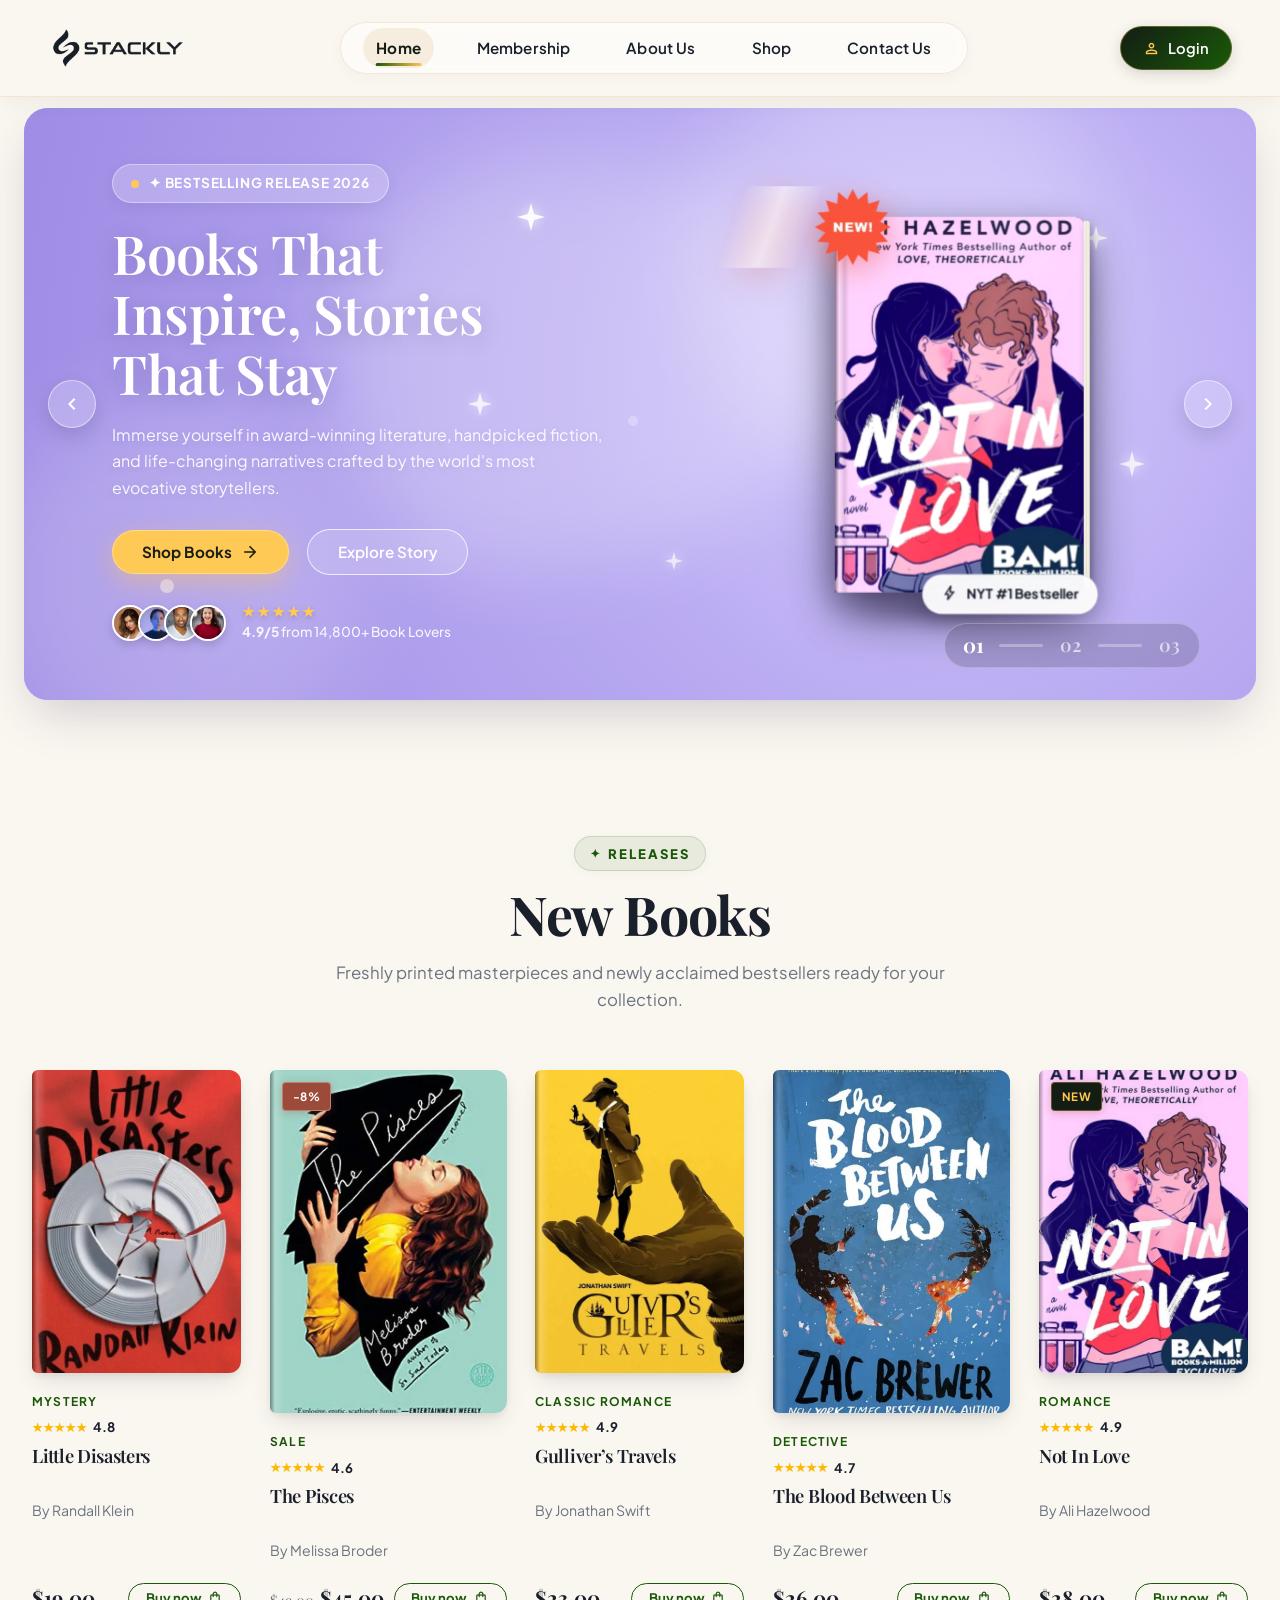
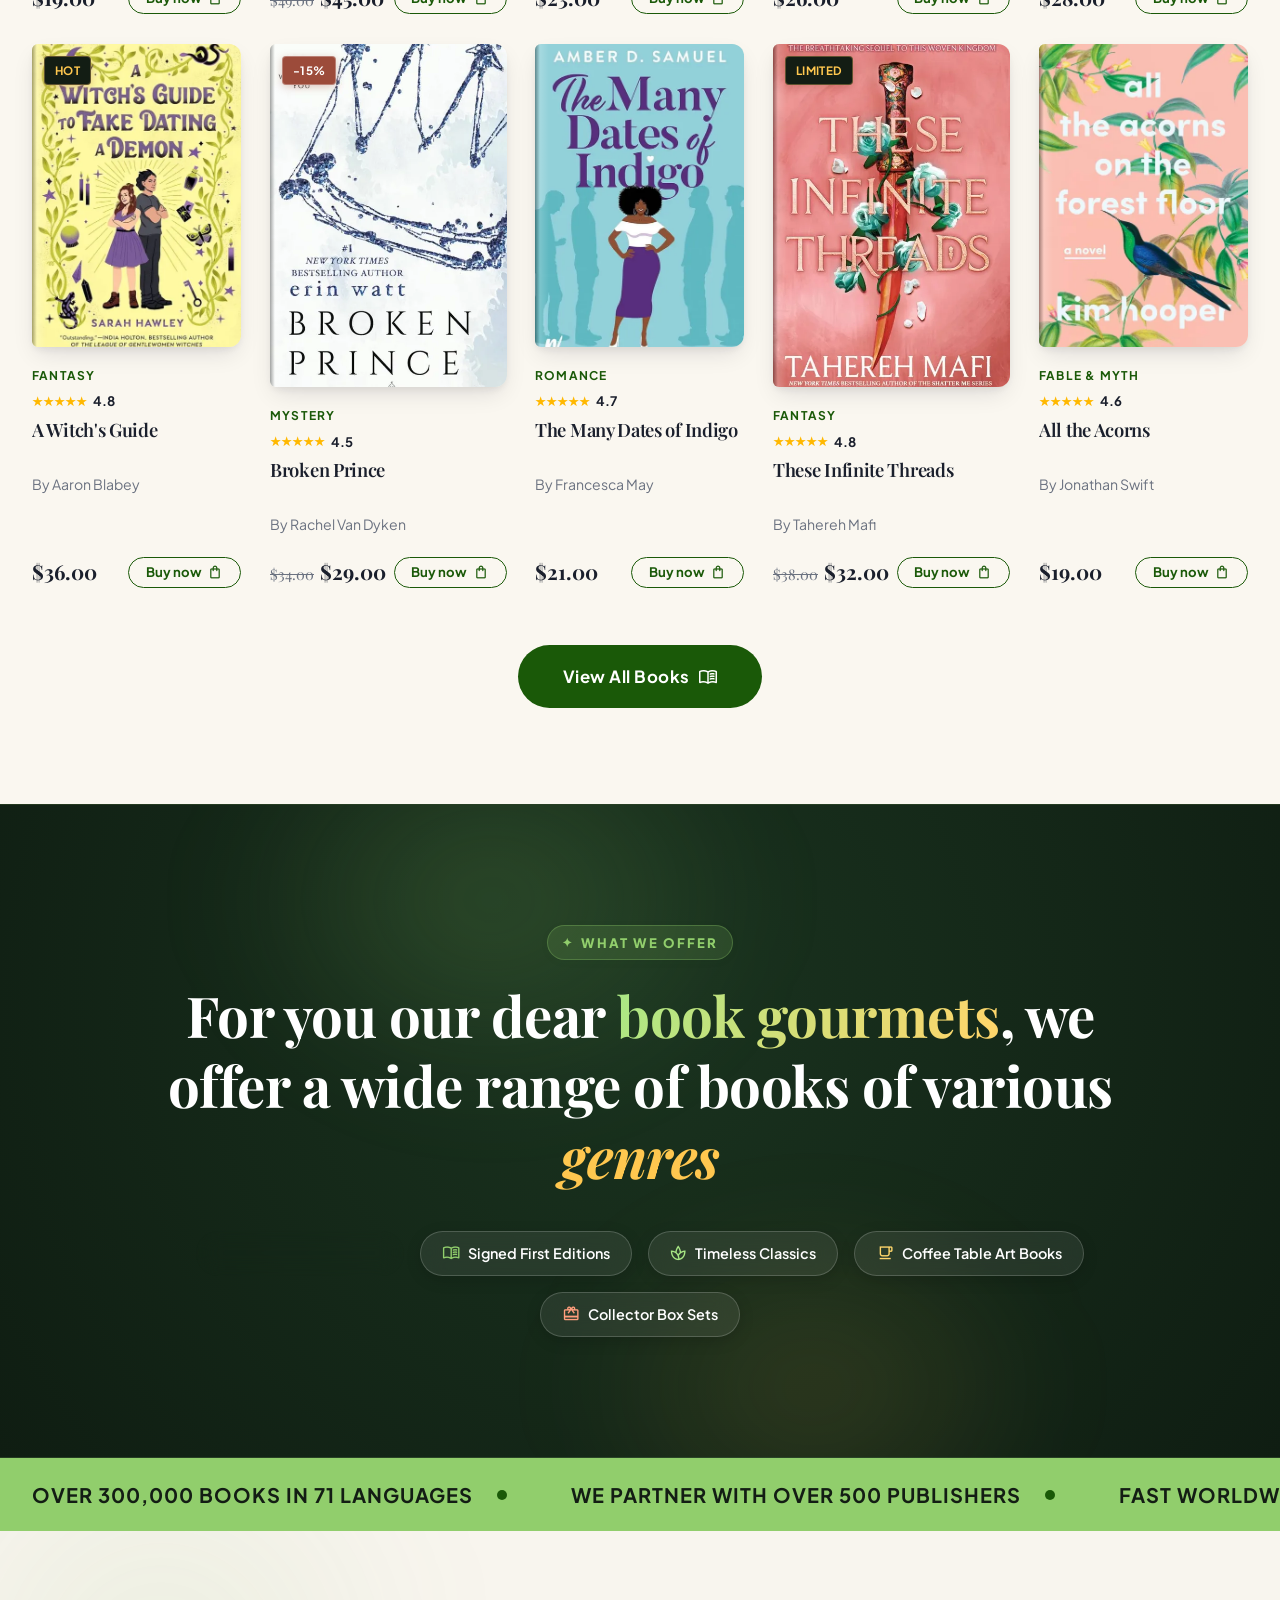
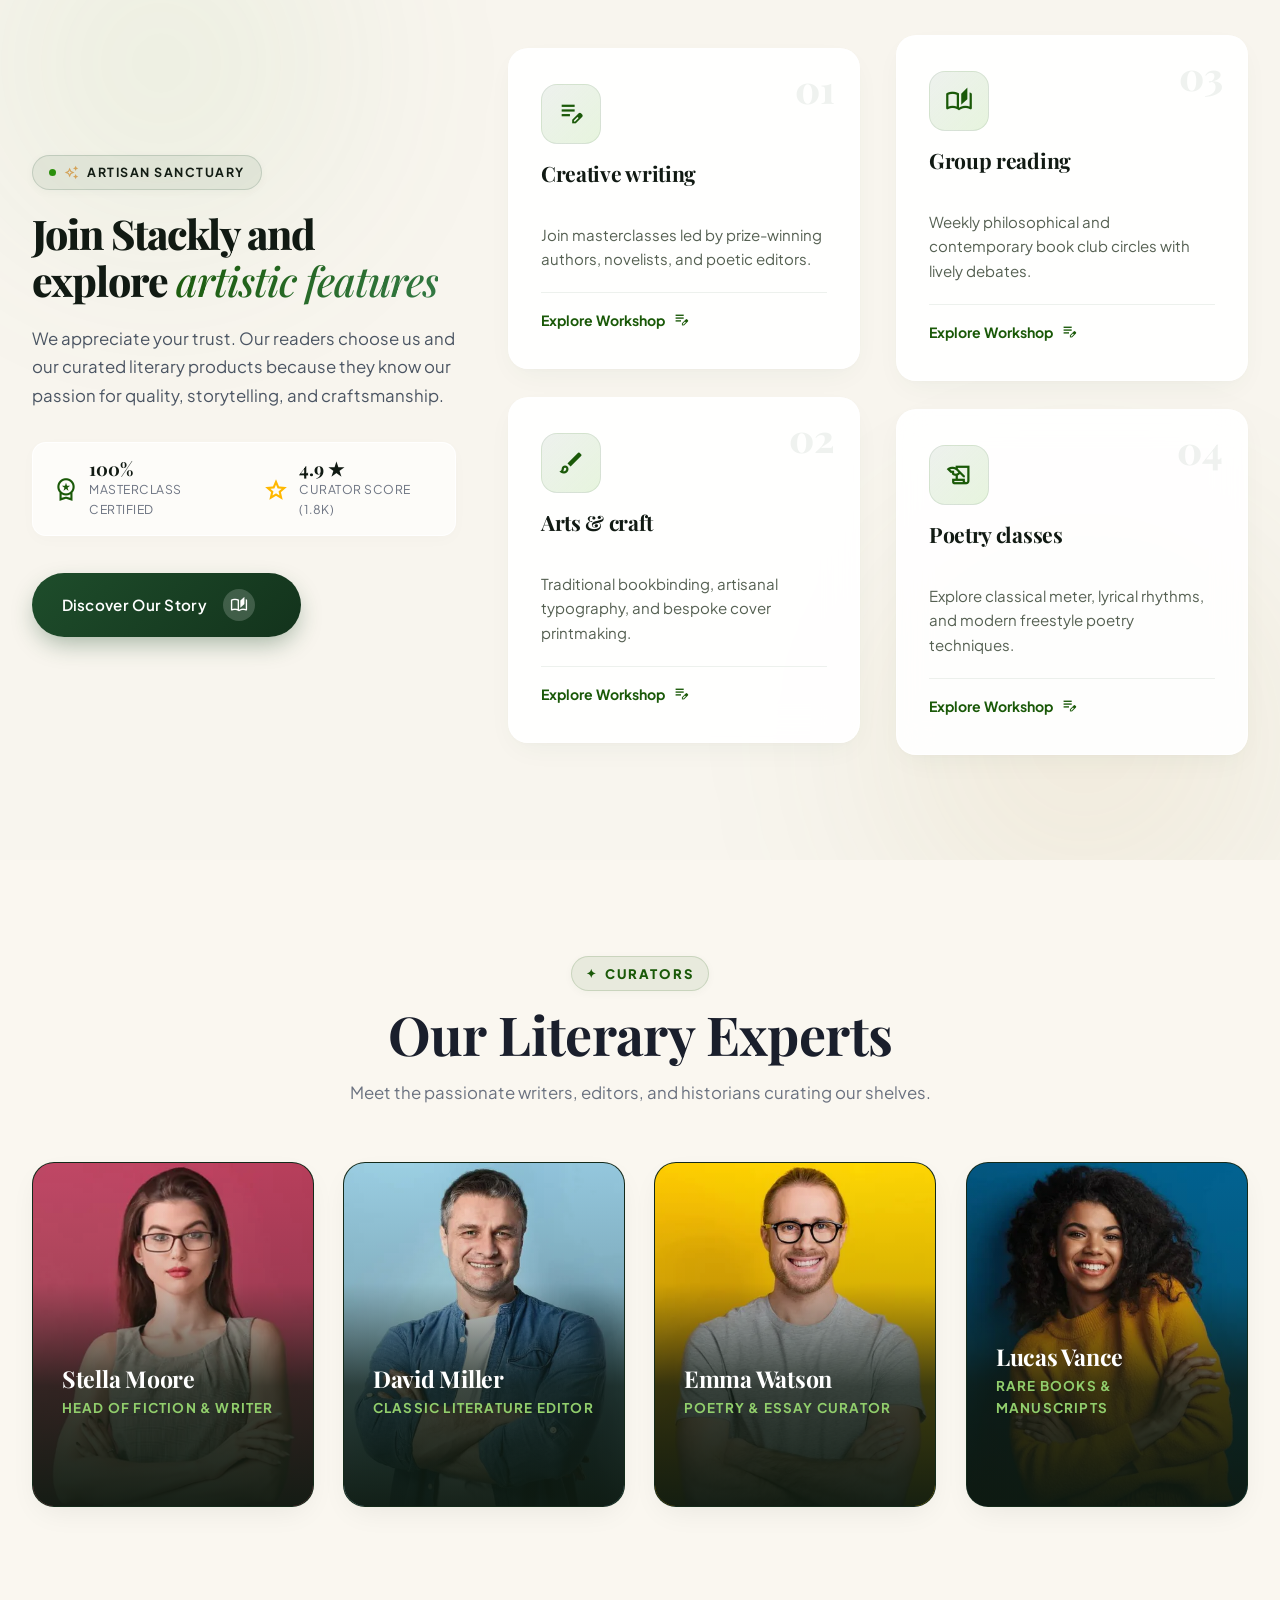
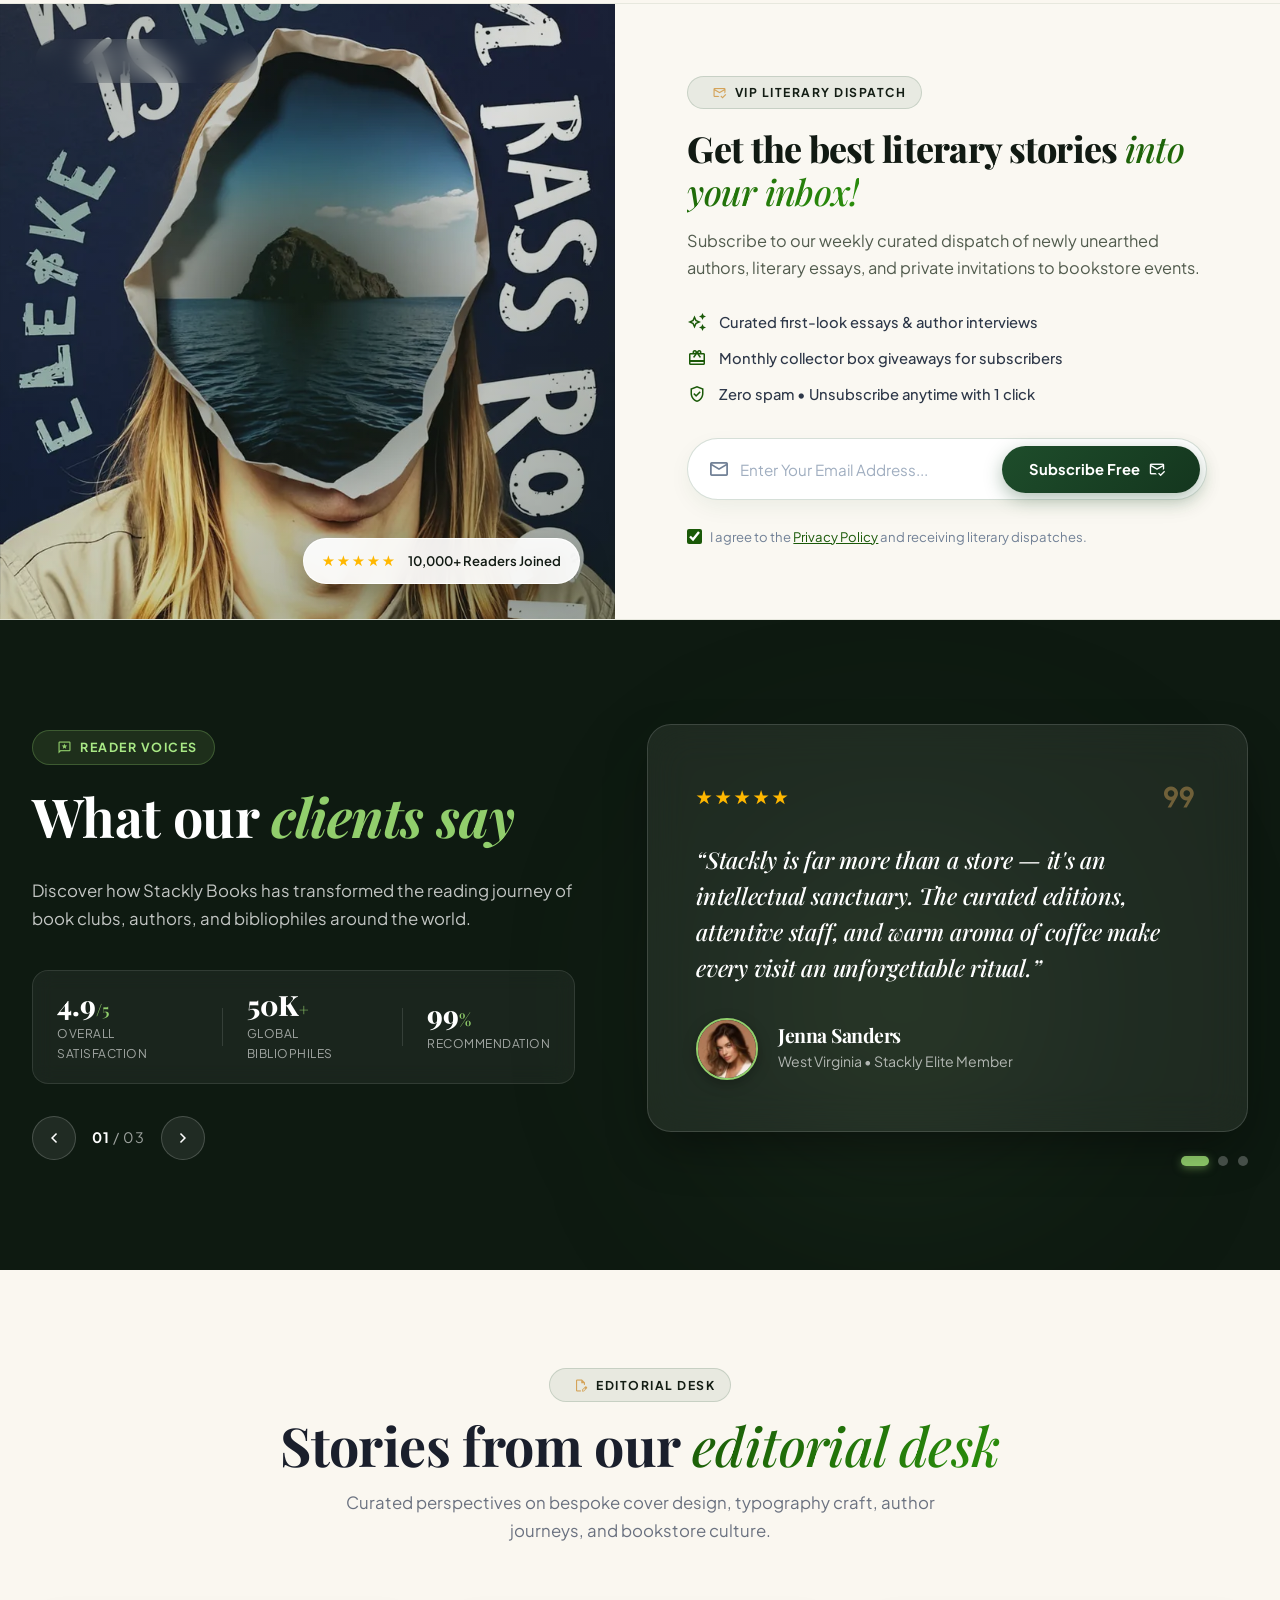
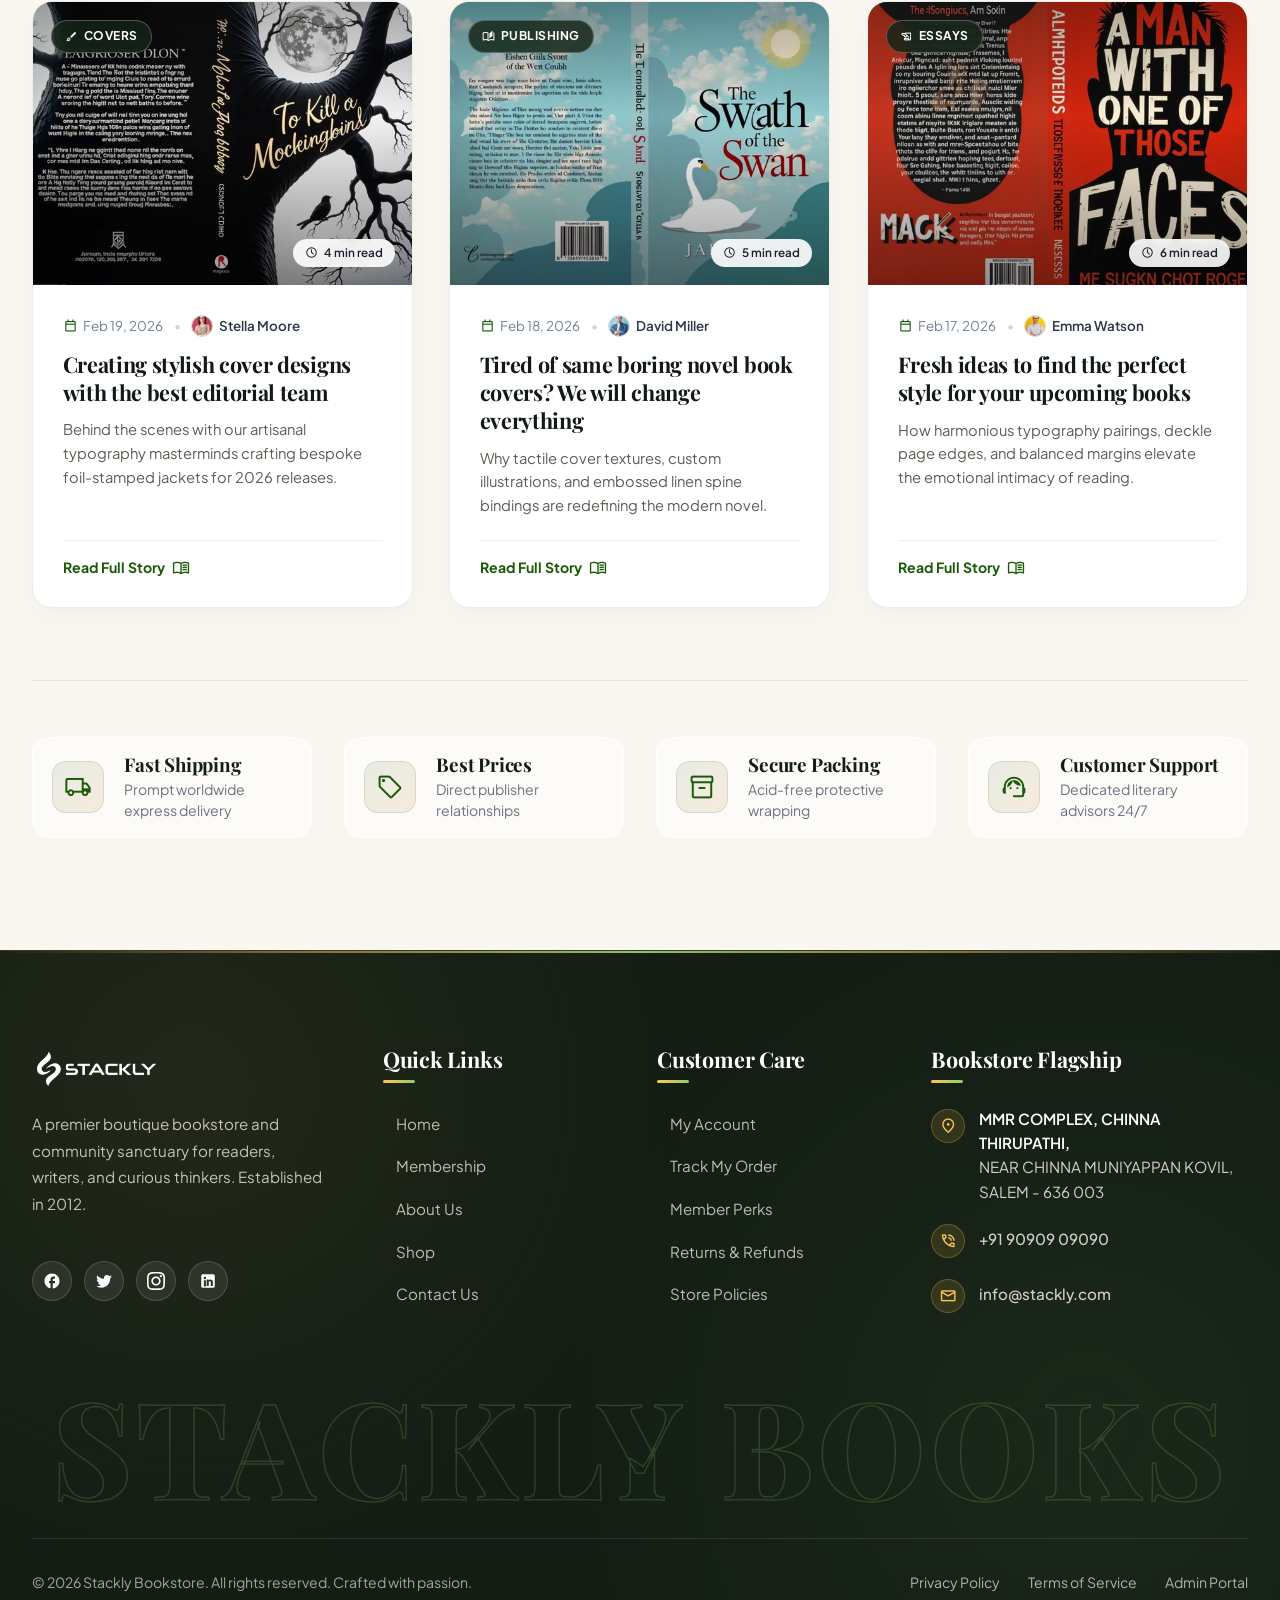
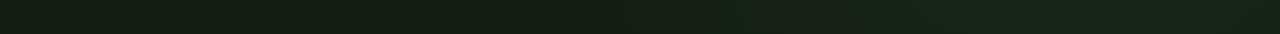
<file: index.html>
<!DOCTYPE html>
<html lang="en">
<head>
  <meta charset="UTF-8">
  <meta name="viewport" content="width=device-width, initial-scale=1.0">
  <title>Stackly Books – Bookstore & Literary Haven</title>
  <link rel="preconnect" href="https://fonts.googleapis.com">
  <link rel="preconnect" href="https://fonts.gstatic.com" crossorigin>
  <link rel="stylesheet" href="https://fonts.googleapis.com/css2?family=Material+Symbols+Outlined:opsz,wght,FILL,GRAD@20..48,100..700,0..1,-50..200" />
  <link rel="stylesheet" href="css/style.css">
  <link rel="icon" href="images/logo.webp" type="image/webp">
</head>
<body class="bg-cream">

  <!-- =========================================================================
       HEADER & NAVIGATION
       ========================================================================= -->
  <header class="header">
    <div class="header-container">
      <a href="index.html" class="header-logo">
        <img src="images/logo.webp" alt="Stackly Logo">
      </a>

      <nav class="nav-menu">
        <div class="nav-item">
          <a href="index.html" class="nav-link active">Home</a>
        </div>
        <div class="nav-item">
          <a href="membership.html" class="nav-link">Membership</a>
        </div>
        <div class="nav-item">
          <a href="about.html" class="nav-link">About Us</a>
        </div>
        <div class="nav-item">
          <a href="shop.html" class="nav-link">Shop</a>
        </div>
        <div class="nav-item">
          <a href="contact.html" class="nav-link">Contact Us</a>
        </div>
      </nav>

      <div class="header-actions">
        <a href="login.html" class="btn-header-login" title="Account Login">
          <span class="material-symbols-outlined">person</span>
          <span>Login</span>
        </a>
        <button class="mobile-nav-toggle" aria-label="Toggle Menu">
          <span></span>
          <span></span>
          <span></span>
        </button>
      </div>
    </div>
  </header>

  <!-- Mobile Off-Canvas Drawer (Fullscreen Luxury Menu) -->
  <div class="drawer-overlay"></div>
  <div class="mobile-drawer">
    <div class="drawer-header">
      <a href="index.html" class="header-logo">
        <img src="images/logo.webp" alt="Stackly Logo">
      </a>
      <button class="drawer-close-btn" aria-label="Close Drawer">
        <span class="material-symbols-outlined">close</span>
      </button>
    </div>
    <div class="mobile-drawer-body">
      <ul class="mobile-nav-list">
        <li class="mobile-nav-item"><a href="index.html"><span>Home</span><span class="material-symbols-outlined">chevron_right</span></a></li>
        <li class="mobile-nav-item"><a href="shop.html"><span>Shop Books</span><span class="material-symbols-outlined">chevron_right</span></a></li>
        <li class="mobile-nav-item"><a href="membership.html"><span>Membership Circle</span><span class="material-symbols-outlined">chevron_right</span></a></li>
        <li class="mobile-nav-item"><a href="about.html"><span>About Us</span><span class="material-symbols-outlined">chevron_right</span></a></li>
        <li class="mobile-nav-item"><a href="contact.html"><span>Contact Us</span><span class="material-symbols-outlined">chevron_right</span></a></li>
      </ul>
      <div class="mobile-drawer-footer">
        <a href="login.html" class="mobile-drawer-login-btn">
          <span class="material-symbols-outlined">person</span>
          <span>Sign In / Member Portal</span>
        </a>
        <div class="mobile-drawer-info">
          <span>✦ Rare & Bestselling Books • Free Delivery $35+ ✦</span>
        </div>
      </div>
    </div>
  </div>

  <!-- Fly-in Cart Drawer -->
  <div class="cart-drawer">
    <div class="cart-drawer-header">
      <h3 style="font-size: 1.5rem; font-weight: 600;">Your Reading Bag</h3>
      <button class="cart-close-btn" aria-label="Close cart">
        <span class="material-symbols-outlined">close</span>
      </button>
    </div>
    <div class="cart-drawer-items"></div>
    <div class="cart-drawer-footer">
      <div class="cart-subtotal">
        <span>Subtotal:</span>
        <span class="cart-subtotal-val">$19.00</span>
      </div>
      <a href="shop.html" class="btn btn-forest" style="width: 100%; margin-bottom: 0.75rem;">Proceed to Checkout</a>
      <a href="shop.html" class="btn btn-outline-dark" style="width: 100%;">Continue Shopping</a>
    </div>
  </div>

  <!-- Quick View Modal -->
  <div class="modal-overlay quick-view-modal">
    <div class="modal-card">
      <button class="modal-close-btn" aria-label="Close details">
        <span class="material-symbols-outlined">close</span>
      </button>
      <div class="modal-content-slot" style="display: contents;"></div>
    </div>
  </div>

  <!-- =========================================================================
       SECTION 1: HERO REVOLUTION SLIDER (Bookstore 2 Exact Match)
       ========================================================================= -->
  <!-- =========================================================================
       SECTION 1: HERO REVOLUTION SLIDER (Realistic 3D Animation & Interactive)
       ========================================================================= -->
  <section class="hero-slider-section">
    <div class="hero-card-container" id="heroCardContainer">
      
      <!-- Slide 1: Lavender Dusk (Active) -->
      <div class="hero-slide active" data-slide="0" data-theme="lavender">
        <!-- Ambient Glowing Blobs & Lighting -->
        <div class="hero-blob hero-blob-1"></div>
        <div class="hero-blob hero-blob-2"></div>
        <div class="hero-blob hero-blob-3"></div>

        <!-- 4-Point Animated Sparkles (✦) -->
        <div class="hero-sparkle hero-sparkle-1" data-depth="0.15">
          <svg viewBox="0 0 24 24"><path d="M12 0L14.59 9.41L24 12L14.59 14.59L12 24L9.41 14.59L0 12L9.41 9.41L12 0Z" fill="currentColor"/></svg>
        </div>
        <div class="hero-sparkle hero-sparkle-2" data-depth="0.25">
          <svg viewBox="0 0 24 24"><path d="M12 0L14.59 9.41L24 12L14.59 14.59L12 24L9.41 14.59L0 12L9.41 9.41L12 0Z" fill="currentColor"/></svg>
        </div>
        <div class="hero-sparkle hero-sparkle-3" data-depth="0.2">
          <svg viewBox="0 0 24 24"><path d="M12 0L14.59 9.41L24 12L14.59 14.59L12 24L9.41 14.59L0 12L9.41 9.41L12 0Z" fill="currentColor"/></svg>
        </div>
        <div class="hero-sparkle hero-sparkle-4" data-depth="0.3">
          <svg viewBox="0 0 24 24"><path d="M12 0L14.59 9.41L24 12L14.59 14.59L12 24L9.41 14.59L0 12L9.41 9.41L12 0Z" fill="currentColor"/></svg>
        </div>
        <div class="hero-sparkle hero-sparkle-5" data-depth="0.18">
          <svg viewBox="0 0 24 24"><path d="M12 0L14.59 9.41L24 12L14.59 14.59L12 24L9.41 14.59L0 12L9.41 9.41L12 0Z" fill="currentColor"/></svg>
        </div>

        <!-- Ambient Floating Dots -->
        <div class="hero-dot hero-dot-1"></div>
        <div class="hero-dot hero-dot-2"></div>

        <div class="hero-slide-grid">
          <!-- Left Content Column -->
          <div class="hero-content">
            <div class="hero-tag-badge">
              <span class="hero-tag-pulse"></span>
              <span class="hero-tag-text">✦ Bestselling Release 2026</span>
            </div>
            
            <h1 class="hero-title">
              <span class="title-line">Books That</span>
              <span class="title-line">Inspire, Stories</span>
              <span class="title-line">That Stay</span>
            </h1>

            <p class="hero-desc">
              Immerse yourself in award-winning literature, handpicked fiction, and life-changing narratives crafted by the world's most evocative storytellers.
            </p>

            <div class="hero-buttons">
              <a href="404.html" class="btn-hero-primary">
                <span>Shop Books</span>
                <svg viewBox="0 0 24 24" class="btn-arrow-icon"><path d="M5 12h14M12 5l7 7-7 7" stroke="currentColor" stroke-width="2.2" stroke-linecap="round" stroke-linejoin="round" fill="none"/></svg>
              </a>
              <a href="about.html" class="btn-hero-outline">
                <span>Explore Story</span>
              </a>
            </div>

            <!-- Social Proof Readers Badge -->
            <div class="hero-social-proof">
              <div class="hero-avatars">
                <img src="images/user-1.webp" alt="Reader" class="hero-avatar">
                <img src="images/user-2.webp" alt="Reader" class="hero-avatar">
                <img src="images/user-3.webp" alt="Reader" class="hero-avatar">
                <img src="images/user-4.webp" alt="Reader" class="hero-avatar">
              </div>
              <div class="hero-proof-text">
                <div class="hero-stars">★★★★★</div>
                <span class="hero-proof-sub"><strong>4.9/5</strong> from 14,800+ Book Lovers</span>
              </div>
            </div>
          </div>

          <!-- Right Column: 3D Realistic Interactive Open Book Stage -->
          <div class="hero-visual">
            <div class="hero-book-stage">
              <!-- Floating Sunburst Badge -->
              <div class="hero-badge-sunburst" data-depth="0.45">
                <img src="images/hero-badge.webp" alt="NEW! Release Badge" class="sunburst-img">
                <div class="badge-sheen-sweep"></div>
              </div>

              <!-- Floating Feature Chip -->
              <div class="hero-floating-chip chip-right" data-depth="0.35">
                <span class="chip-icon material-symbols-outlined">bolt</span>
                <span class="chip-text">NYT #1 Bestseller</span>
              </div>

              <!-- 3D Interactive Open Book Container -->
              <div class="hero-book-3d" title="Hover to open book and read excerpt">
                <!-- Book Back Cover & Spine Base -->
                <div class="book-back-cover"></div>

                <!-- Inner Open Pages Spread -->
                <div class="book-inside-spread">
                  <!-- Left Page -->
                  <div class="book-page book-page-left">
                    <div class="page-inner-content">
                      <span class="page-chapter-label">Chapter I</span>
                      <h4 class="page-book-title">The Catalyst</h4>
                      <p class="page-text-line drop-cap">It started with an equation I didn't want to solve. The friction between who we are and who we pretend to be...</p>
                      <p class="page-text-line">"You're overthinking it," Eli murmured, leaning forward as starlight cut through the lab window.</p>
                      <div class="page-footer-num">14</div>
                    </div>
                    <div class="page-gutter-shadow left"></div>
                  </div>

                  <!-- Right Page with Auto-Scrolling Story Text -->
                  <div class="book-page book-page-right">
                    <div class="page-scroll-viewport">
                      <div class="page-scroll-track">
                        <p class="page-text-line">"Chemistry isn't just formulas," she said softly. "It's the raw spark that refuses to be contained."</p>
                        <p class="page-text-line">The ambient hum of the room faded until only the cadence of breath remained.</p>
                        <div class="page-ornament">✦ ✦ ✦</div>
                        <p class="page-text-line">Every barrier constructed to keep distance shattered in a singular pulse of clarity.</p>
                        <p class="page-text-line">"Stay," he whispered. And for the first time, logic gave way to desire.</p>
                        <div class="page-quote-tag">★ NYT Bestseller Excerpt</div>
                        <!-- Loop duplicate for seamless continuous scroll -->
                        <p class="page-text-line">"Chemistry isn't just formulas," she said softly. "It's the raw spark that refuses to be contained."</p>
                        <p class="page-text-line">The ambient hum of the room faded until only the cadence of breath remained.</p>
                        <div class="page-ornament">✦ ✦ ✦</div>
                        <p class="page-text-line">Every barrier constructed to keep distance shattered in a singular pulse of clarity.</p>
                        <p class="page-text-line">"Stay," he whispered. And for the first time, logic gave way to desire.</p>
                        <div class="page-quote-tag">★ NYT Bestseller Excerpt</div>
                      </div>
                    </div>
                    <div class="page-gutter-shadow right"></div>
                    <div class="page-footer-num">15</div>

                    <!-- 3D Page Flutter Layers -->
                    <div class="flipping-page-leaf leaf-1"></div>
                    <div class="flipping-page-leaf leaf-2"></div>
                  </div>
                </div>

                <!-- 3D Front Cover (Hinges Open on Hover) -->
                <div class="book-cover-front">
                  <div class="hero-book-cover-wrap">
                    <img src="images/book-5.webp" alt="Not In Love by Ali Hazelwood" class="hero-book-img">
                    <div class="hero-book-spine-edge"></div>
                    <div class="hero-book-sheen"></div>
                    <div class="hero-book-pages-edge"></div>
                  </div>
                  <div class="book-cover-inside">
                    <div class="ex-libris-label">
                      <span class="ex-libris-symbol">✦</span>
                      <span class="ex-libris-title">STACKLY HAVEN</span>
                      <span class="ex-libris-sub">First Edition • 2026</span>
                    </div>
                  </div>
                </div>
              </div>

              <!-- Dynamic Soft Floor Shadow -->
              <div class="hero-book-shadow"></div>
            </div>
          </div>
        </div>
      </div>

      <!-- Slide 2: Emerald Sage -->
      <div class="hero-slide" data-slide="1" data-theme="emerald">
        <div class="hero-blob hero-blob-1"></div>
        <div class="hero-blob hero-blob-2"></div>
        <div class="hero-blob hero-blob-3"></div>

        <div class="hero-sparkle hero-sparkle-1" data-depth="0.15">
          <svg viewBox="0 0 24 24"><path d="M12 0L14.59 9.41L24 12L14.59 14.59L12 24L9.41 14.59L0 12L9.41 9.41L12 0Z" fill="currentColor"/></svg>
        </div>
        <div class="hero-sparkle hero-sparkle-3" data-depth="0.22">
          <svg viewBox="0 0 24 24"><path d="M12 0L14.59 9.41L24 12L14.59 14.59L12 24L9.41 14.59L0 12L9.41 9.41L12 0Z" fill="currentColor"/></svg>
        </div>
        <div class="hero-sparkle hero-sparkle-4" data-depth="0.3">
          <svg viewBox="0 0 24 24"><path d="M12 0L14.59 9.41L24 12L14.59 14.59L12 24L9.41 14.59L0 12L9.41 9.41L12 0Z" fill="currentColor"/></svg>
        </div>

        <div class="hero-dot hero-dot-1"></div>
        <div class="hero-dot hero-dot-2"></div>

        <div class="hero-slide-grid">
          <div class="hero-content">
            <div class="hero-tag-badge">
              <span class="hero-tag-pulse"></span>
              <span class="hero-tag-text">✦ Staff Curated Fiction</span>
            </div>

            <h1 class="hero-title">
              <span class="title-line">Turning Pages,</span>
              <span class="title-line">Sparking</span>
              <span class="title-line">Imaginations</span>
            </h1>

            <p class="hero-desc">
              Discover breathtaking mysteries, poetic memoirs, and unforgettable journeys specially selected by our master literary curators.
            </p>

            <div class="hero-buttons">
              <a href="404.html" class="btn-hero-primary">
                <span>Explore Releases</span>
                <svg viewBox="0 0 24 24" class="btn-arrow-icon"><path d="M5 12h14M12 5l7 7-7 7" stroke="currentColor" stroke-width="2.2" stroke-linecap="round" stroke-linejoin="round" fill="none"/></svg>
              </a>
              <a href="membership.html" class="btn-hero-outline">
                <span>Join Membership</span>
              </a>
            </div>

            <div class="hero-social-proof">
              <div class="hero-avatars">
                <img src="images/user-2.webp" alt="Reader" class="hero-avatar">
                <img src="images/user-3.webp" alt="Reader" class="hero-avatar">
                <img src="images/user-4.webp" alt="Reader" class="hero-avatar">
              </div>
              <div class="hero-proof-text">
                <div class="hero-stars">★★★★★</div>
                <span class="hero-proof-sub"><strong>9,500+</strong> Copies Delivered This Month</span>
              </div>
            </div>
          </div>

          <div class="hero-visual">
            <div class="hero-book-stage">
              <div class="hero-floating-badge badge-emerald" data-depth="0.45">
                <span>★ STAFF PICK</span>
                <div class="badge-sheen-sweep"></div>
              </div>

              <div class="hero-floating-chip chip-right" data-depth="0.35">
                <span class="chip-icon material-symbols-outlined">menu_book</span>
                <span class="chip-text">Hardcover Special</span>
              </div>

              <div class="hero-book-3d" title="Hover to open book and read excerpt">
                <div class="book-back-cover"></div>
                <div class="book-inside-spread">
                  <div class="book-page book-page-left">
                    <div class="page-inner-content">
                      <span class="page-chapter-label">Chapter III</span>
                      <h4 class="page-book-title">Spellcraft & Tea</h4>
                      <p class="page-text-line drop-cap">Never summon a demon on an empty stomach. That was Rule Number One in the Grimoire of Practical Sorcery...</p>
                      <p class="page-text-line">The lavender candle flared lilac before plunging the kitchen into sudden moonlit shadows.</p>
                      <div class="page-footer-num">32</div>
                    </div>
                    <div class="page-gutter-shadow left"></div>
                  </div>

                  <div class="book-page book-page-right">
                    <div class="page-scroll-viewport">
                      <div class="page-scroll-track">
                        <p class="page-text-line">"You called?" Grem smirked, leaning against the counter like he owned the entire mortal realm.</p>
                        <p class="page-text-line">Mari grabbed her wooden spoon like a dagger. "You're supposed to be in the underworld!"</p>
                        <div class="page-ornament">✦ ✦ ✦</div>
                        <p class="page-text-line">"Traffic was light," he said with an infuriating wink. "And your chamomile tea smelled irresistible."</p>
                        <!-- Loop duplicate for seamless continuous scroll -->
                        <p class="page-text-line">"You called?" Grem smirked, leaning against the counter like he owned the entire mortal realm.</p>
                        <p class="page-text-line">Mari grabbed her wooden spoon like a dagger. "You're supposed to be in the underworld!"</p>
                        <div class="page-ornament">✦ ✦ ✦</div>
                        <p class="page-text-line">"Traffic was light," he said with an infuriating wink. "And your chamomile tea smelled irresistible."</p>
                        <div class="page-quote-tag">★ Staff Favorite Comedy Pick</div>
                      </div>
                    </div>
                    <div class="page-gutter-shadow right"></div>
                    <div class="page-footer-num">33</div>
                    <div class="flipping-page-leaf leaf-1"></div>
                    <div class="flipping-page-leaf leaf-2"></div>
                  </div>
                </div>

                <div class="book-cover-front">
                  <div class="hero-book-cover-wrap">
                    <img src="images/book-6.webp" alt="A Witch's Guide to Fake Dating a Demon by Sarah Hawley" class="hero-book-img">
                    <div class="hero-book-spine-edge"></div>
                    <div class="hero-book-sheen"></div>
                    <div class="hero-book-pages-edge"></div>
                  </div>
                  <div class="book-cover-inside">
                    <div class="ex-libris-label">
                      <span class="ex-libris-symbol material-symbols-outlined">eco</span>
                      <span class="ex-libris-title">STACKLY HAVEN</span>
                      <span class="ex-libris-sub">Curator Choice • 2026</span>
                    </div>
                  </div>
                </div>
              </div>

              <div class="hero-book-shadow"></div>
            </div>
          </div>
        </div>
      </div>

      <!-- Slide 3: Warm Amber Rose -->
      <div class="hero-slide" data-slide="2" data-theme="amber">
        <div class="hero-blob hero-blob-1"></div>
        <div class="hero-blob hero-blob-2"></div>
        <div class="hero-blob hero-blob-3"></div>

        <div class="hero-sparkle hero-sparkle-2" data-depth="0.2">
          <svg viewBox="0 0 24 24"><path d="M12 0L14.59 9.41L24 12L14.59 14.59L12 24L9.41 14.59L0 12L9.41 9.41L12 0Z" fill="currentColor"/></svg>
        </div>
        <div class="hero-sparkle hero-sparkle-4" data-depth="0.3">
          <svg viewBox="0 0 24 24"><path d="M12 0L14.59 9.41L24 12L14.59 14.59L12 24L9.41 14.59L0 12L9.41 9.41L12 0Z" fill="currentColor"/></svg>
        </div>
        <div class="hero-sparkle hero-sparkle-5" data-depth="0.18">
          <svg viewBox="0 0 24 24"><path d="M12 0L14.59 9.41L24 12L14.59 14.59L12 24L9.41 14.59L0 12L9.41 9.41L12 0Z" fill="currentColor"/></svg>
        </div>

        <div class="hero-dot hero-dot-1"></div>
        <div class="hero-dot hero-dot-2"></div>

        <div class="hero-slide-grid">
          <div class="hero-content">
            <div class="hero-tag-badge">
              <span class="hero-tag-pulse"></span>
              <span class="hero-tag-text">✦ Limited Collector Box</span>
            </div>

            <h1 class="hero-title">
              <span class="title-line">Immerse In Words,</span>
              <span class="title-line">Uncover New</span>
              <span class="title-line">Worlds</span>
            </h1>

            <p class="hero-desc">
              Delve into exclusive signed first-editions, foil-stamped hardcovers, and seasonal collector gift sets crafted for avid bibliophiles.
            </p>

            <div class="hero-buttons">
              <a href="404.html" class="btn-hero-primary">
                <span>View Collection</span>
                <svg viewBox="0 0 24 24" class="btn-arrow-icon"><path d="M5 12h14M12 5l7 7-7 7" stroke="currentColor" stroke-width="2.2" stroke-linecap="round" stroke-linejoin="round" fill="none"/></svg>
              </a>
              <a href="shop.html" class="btn-hero-outline">
                <span>Special Offers</span>
              </a>
            </div>

            <div class="hero-social-proof">
              <div class="hero-avatars">
                <img src="images/user-1.webp" alt="Reader" class="hero-avatar">
                <img src="images/user-4.webp" alt="Reader" class="hero-avatar">
              </div>
              <div class="hero-proof-text">
                <div class="hero-stars">★★★★★</div>
                <span class="hero-proof-sub"><strong>Free Express Shipping</strong> & Gift Box Included</span>
              </div>
            </div>
          </div>

          <div class="hero-visual">
            <div class="hero-book-stage">
              <div class="hero-floating-badge badge-amber" data-depth="0.45">
                <span class="material-symbols-outlined" style="font-size: 1.15rem; vertical-align: middle; margin-right: 4px;">local_fire_department</span>
                <span>LIMITED RUN</span>
                <div class="badge-sheen-sweep"></div>
              </div>

              <div class="hero-floating-chip chip-right" data-depth="0.35">
                <span class="chip-icon material-symbols-outlined">redeem</span>
                <span class="chip-text">Silk Ribbon Included</span>
              </div>

              <div class="hero-book-3d" title="Hover to open book and read excerpt">
                <div class="book-back-cover"></div>
                <div class="book-inside-spread">
                  <div class="book-page book-page-left">
                    <div class="page-inner-content">
                      <span class="page-chapter-label">Chapter I</span>
                      <h4 class="page-book-title">The Woven Crown</h4>
                      <p class="page-text-line drop-cap">They told us the kingdom was built of gold and stone, but in truth, it was held together only by thread and prayer...</p>
                      <p class="page-text-line">The night the palace bells rang, the stars themselves seemed to dim over the royal spires.</p>
                      <div class="page-footer-num">01</div>
                    </div>
                    <div class="page-gutter-shadow left"></div>
                  </div>

                  <div class="book-page book-page-right">
                    <div class="page-scroll-viewport">
                      <div class="page-scroll-track">
                        <p class="page-text-line">"To touch the infinite," the elder whispered, "one must first embrace the darkness between the stitches."</p>
                        <p class="page-text-line">She held the ceremonial dagger close, its jeweled hilt pulsing like an ancient heartbeat.</p>
                        <div class="page-ornament">✦ ✦ ✦</div>
                        <!-- Loop duplicate for seamless continuous scroll -->
                        <p class="page-text-line">"To touch the infinite," the elder whispered, "one must first embrace the darkness between the stitches."</p>
                        <p class="page-text-line">She held the ceremonial dagger close, its jeweled hilt pulsing like an ancient heartbeat.</p>
                        <div class="page-ornament">✦ ✦ ✦</div>
                        <p class="page-text-line">Fate was not a tapestry preordained, but a garment to be unravelled and rewoven by hand.</p>
                        <div class="page-quote-tag">★ Collector Edition Masterpiece</div>
                      </div>
                    </div>
                    <div class="page-gutter-shadow right"></div>
                    <div class="page-footer-num">02</div>
                    <div class="flipping-page-leaf leaf-1"></div>
                    <div class="flipping-page-leaf leaf-2"></div>
                  </div>
                </div>

                <div class="book-cover-front">
                  <div class="hero-book-cover-wrap">
                    <img src="images/book-9.webp" alt="These Infinite Threads - Collector Edition" class="hero-book-img">
                    <div class="hero-book-spine-edge"></div>
                    <div class="hero-book-sheen"></div>
                    <div class="hero-book-pages-edge"></div>
                  </div>
                  <div class="book-cover-inside">
                    <div class="ex-libris-label">
                      <span class="ex-libris-symbol material-symbols-outlined">workspace_premium</span>
                      <span class="ex-libris-title">STACKLY HAVEN</span>
                      <span class="ex-libris-sub">Deluxe First Edition • 2026</span>
                    </div>
                  </div>
                </div>
              </div>

              <div class="hero-book-shadow"></div>
            </div>
          </div>
        </div>
      </div>

      <!-- Left & Right Glassmorphic Slider Chevrons -->
      <button class="hero-nav-arrow prev-slide-btn" aria-label="Previous Slide" title="Previous Slide">
        <svg viewBox="0 0 24 24"><path d="M15.41 7.41L14 6l-6 6 6 6 1.41-1.41L10.83 12z" fill="currentColor"/></svg>
      </button>
      <button class="hero-nav-arrow next-slide-btn" aria-label="Next Slide" title="Next Slide">
        <svg viewBox="0 0 24 24"><path d="M10 6L8.59 7.41 13.17 12l-4.58 4.59L10 18l6-6z" fill="currentColor"/></svg>
      </button>

      <!-- Slider Progress Indicator (01 - 02 - 03) with Live Progress Bar -->
      <div class="hero-slider-indicator">
        <span class="slide-indicator-num active" data-slide-target="0">01</span>
        <div class="slide-progress-track" title="Slide Progress">
          <div class="slide-progress-bar"></div>
        </div>
        <span class="slide-indicator-num" data-slide-target="1">02</span>
        <div class="slide-progress-track" title="Slide Progress">
          <div class="slide-progress-bar"></div>
        </div>
        <span class="slide-indicator-num" data-slide-target="2">03</span>
      </div>

    </div>
  </section>

  <!-- =========================================================================
       SECTION 2: RELEASES / NEW BOOKS GRID
       ========================================================================= -->
  <section class="section-padding bg-cream">
    <div class="container">
      <div class="section-header">
        <span class="section-subtitle">Releases</span>
        <h2 class="section-title">New Books</h2>
        <p style="color: var(--color-text-muted);">Freshly printed masterpieces and newly acclaimed bestsellers ready for your collection.</p>
      </div>

      <div class="product-grid-5">
        <!-- Book 1 -->
        <div class="product-card">
          <div class="product-thumb-wrap">
            <img src="images/book-1.webp" alt="Little Disasters">
            <div class="product-actions-tray">
              <a href="404.html" class="product-action-btn wishlist-btn" data-id="b1" title="Wishlist">
                <svg viewBox="0 0 24 24"><path d="M12 21.35l-1.45-1.32C5.4 15.36 2 12.28 2 8.5 2 5.42 4.42 3 7.5 3c1.74 0 3.41.81 4.5 2.09C13.09 3.81 14.76 3 16.5 3 19.58 3 22 5.42 22 8.5c0 3.78-3.4 6.86-8.55 11.54L12 21.35z"/></svg>
              </a>
              <a href="404.html" class="product-action-btn quick-view-btn" data-id="b1" title="Quick View">
                <svg viewBox="0 0 24 24"><path d="M12 4.5C7 4.5 2.73 7.61 1 12c1.73 4.39 6 7.5 11 7.5s9.27-3.11 11-7.5c-1.73-4.39-6-7.5-11-7.5zM12 17c-2.76 0-5-2.24-5-5s2.24-5 5-5 5 2.24 5 5-2.24 5-5 5zm0-8c-1.66 0-3 1.34-3 3s1.34 3 3 3 3-1.34 3-3-1.34-3-3-3z"/></svg>
              </a>
              <a href="404.html" class="product-action-btn add-to-cart-btn" data-id="b1" title="Add to Bag">
                <svg viewBox="0 0 24 24"><path d="M11 9h2V6h3V4h-3V1h-2v3H8v2h3v3zm-4 9c-1.1 0-1.99.9-1.99 2S5.9 22 7 22s2-.9 2-2-.9-2-2-2zm10 0c-1.1 0-1.99.9-1.99 2s.89 2 1.99 2 2-.9 2-2-.9-2-2-2zm-9.83-3.25l.03-.12.9-1.63h7.45c.75 0 1.41-.41 1.75-1.03l3.86-7.01L19.42 4h-.01l-1.1 2-2.76 5H8.53l-.13-.27L6.16 6l-.95-2-.94-2H1v2h2l3.6 7.59-1.35 2.45c-.16.28-.25.61-.25.96 0 1.1.9 2 2 2h12v-2H7.42c-.13 0-.25-.11-.25-.25z"/></svg>
              </a>
            </div>
          </div>
          <div class="product-info">
            <span class="product-category-tag">Mystery</span>
            <h3 class="product-title"><a href="shop.html">Little Disasters</a></h3>
            <div class="product-author">By <a href="shop.html">Randall Klein</a></div>
            <div class="product-price-row">
              <span class="product-price">$19.00</span>
              <a href="404.html" class="btn-buy-now" data-id="b1">Buy now</a>
            </div>
          </div>
        </div>

        <!-- Book 2 -->
        <div class="product-card">
          <div class="product-thumb-wrap">
            <span class="product-badge">-8%</span>
            <img src="images/book-2.webp" alt="The Pisces">
            <div class="product-actions-tray">
              <a href="404.html" class="product-action-btn wishlist-btn active" data-id="b2" title="Wishlist">
                <svg viewBox="0 0 24 24"><path d="M12 21.35l-1.45-1.32C5.4 15.36 2 12.28 2 8.5 2 5.42 4.42 3 7.5 3c1.74 0 3.41.81 4.5 2.09C13.09 3.81 14.76 3 16.5 3 19.58 3 22 5.42 22 8.5c0 3.78-3.4 6.86-8.55 11.54L12 21.35z"/></svg>
              </a>
              <a href="404.html" class="product-action-btn quick-view-btn" data-id="b2" title="Quick View">
                <svg viewBox="0 0 24 24"><path d="M12 4.5C7 4.5 2.73 7.61 1 12c1.73 4.39 6 7.5 11 7.5s9.27-3.11 11-7.5c-1.73-4.39-6-7.5-11-7.5zM12 17c-2.76 0-5-2.24-5-5s2.24-5 5-5 5 2.24 5 5-2.24 5-5 5zm0-8c-1.66 0-3 1.34-3 3s1.34 3 3 3 3-1.34 3-3-1.34-3-3-3z"/></svg>
              </a>
              <a href="404.html" class="product-action-btn add-to-cart-btn" data-id="b2" title="Add to Bag">
                <svg viewBox="0 0 24 24"><path d="M11 9h2V6h3V4h-3V1h-2v3H8v2h3v3zm-4 9c-1.1 0-1.99.9-1.99 2S5.9 22 7 22s2-.9 2-2-.9-2-2-2zm10 0c-1.1 0-1.99.9-1.99 2s.89 2 1.99 2 2-.9 2-2-.9-2-2-2zm-9.83-3.25l.03-.12.9-1.63h7.45c.75 0 1.41-.41 1.75-1.03l3.86-7.01L19.42 4h-.01l-1.1 2-2.76 5H8.53l-.13-.27L6.16 6l-.95-2-.94-2H1v2h2l3.6 7.59-1.35 2.45c-.16.28-.25.61-.25.96 0 1.1.9 2 2 2h12v-2H7.42c-.13 0-.25-.11-.25-.25z"/></svg>
              </a>
            </div>
          </div>
          <div class="product-info">
            <span class="product-category-tag">Sale</span>
            <h3 class="product-title"><a href="shop.html">The Pisces</a></h3>
            <div class="product-author">By <a href="shop.html">Melissa Broder</a></div>
            <div class="product-price-row">
              <span class="product-price"><span class="old-price">$49.00</span>$45.00</span>
              <a href="404.html" class="btn-buy-now" data-id="b2">Buy now</a>
            </div>
          </div>
        </div>

        <!-- Book 3 -->
        <div class="product-card">
          <div class="product-thumb-wrap">
            <img src="images/book-3.webp" alt="Gulliver’s Travels">
            <div class="product-actions-tray">
              <a href="404.html" class="product-action-btn wishlist-btn" data-id="b3" title="Wishlist">
                <svg viewBox="0 0 24 24"><path d="M12 21.35l-1.45-1.32C5.4 15.36 2 12.28 2 8.5 2 5.42 4.42 3 7.5 3c1.74 0 3.41.81 4.5 2.09C13.09 3.81 14.76 3 16.5 3 19.58 3 22 5.42 22 8.5c0 3.78-3.4 6.86-8.55 11.54L12 21.35z"/></svg>
              </a>
              <a href="404.html" class="product-action-btn quick-view-btn" data-id="b3" title="Quick View">
                <svg viewBox="0 0 24 24"><path d="M12 4.5C7 4.5 2.73 7.61 1 12c1.73 4.39 6 7.5 11 7.5s9.27-3.11 11-7.5c-1.73-4.39-6-7.5-11-7.5zM12 17c-2.76 0-5-2.24-5-5s2.24-5 5-5 5 2.24 5 5-2.24 5-5 5zm0-8c-1.66 0-3 1.34-3 3s1.34 3 3 3 3-1.34 3-3-1.34-3-3-3z"/></svg>
              </a>
              <a href="404.html" class="product-action-btn add-to-cart-btn" data-id="b3" title="Add to Bag">
                <svg viewBox="0 0 24 24"><path d="M11 9h2V6h3V4h-3V1h-2v3H8v2h3v3zm-4 9c-1.1 0-1.99.9-1.99 2S5.9 22 7 22s2-.9 2-2-.9-2-2-2zm10 0c-1.1 0-1.99.9-1.99 2s.89 2 1.99 2 2-.9 2-2-.9-2-2-2zm-9.83-3.25l.03-.12.9-1.63h7.45c.75 0 1.41-.41 1.75-1.03l3.86-7.01L19.42 4h-.01l-1.1 2-2.76 5H8.53l-.13-.27L6.16 6l-.95-2-.94-2H1v2h2l3.6 7.59-1.35 2.45c-.16.28-.25.61-.25.96 0 1.1.9 2 2 2h12v-2H7.42c-.13 0-.25-.11-.25-.25z"/></svg>
              </a>
            </div>
          </div>
          <div class="product-info">
            <span class="product-category-tag">Classic Romance</span>
            <h3 class="product-title"><a href="shop.html">Gulliver’s Travels</a></h3>
            <div class="product-author">By <a href="shop.html">Jonathan Swift</a></div>
            <div class="product-price-row">
              <span class="product-price">$23.00</span>
              <a href="404.html" class="btn-buy-now" data-id="b3">Buy now</a>
            </div>
          </div>
        </div>

        <!-- Book 4 -->
        <div class="product-card">
          <div class="product-thumb-wrap">
            <img src="images/book-4.webp" alt="The Blood Between Us">
            <div class="product-actions-tray">
              <a href="404.html" class="product-action-btn wishlist-btn" data-id="b4" title="Wishlist">
                <svg viewBox="0 0 24 24"><path d="M12 21.35l-1.45-1.32C5.4 15.36 2 12.28 2 8.5 2 5.42 4.42 3 7.5 3c1.74 0 3.41.81 4.5 2.09C13.09 3.81 14.76 3 16.5 3 19.58 3 22 5.42 22 8.5c0 3.78-3.4 6.86-8.55 11.54L12 21.35z"/></svg>
              </a>
              <a href="404.html" class="product-action-btn quick-view-btn" data-id="b4" title="Quick View">
                <svg viewBox="0 0 24 24"><path d="M12 4.5C7 4.5 2.73 7.61 1 12c1.73 4.39 6 7.5 11 7.5s9.27-3.11 11-7.5c-1.73-4.39-6-7.5-11-7.5zM12 17c-2.76 0-5-2.24-5-5s2.24-5 5-5 5 2.24 5 5-2.24 5-5 5zm0-8c-1.66 0-3 1.34-3 3s1.34 3 3 3 3-1.34 3-3-1.34-3-3-3z"/></svg>
              </a>
              <a href="404.html" class="product-action-btn add-to-cart-btn" data-id="b4" title="Add to Bag">
                <svg viewBox="0 0 24 24"><path d="M11 9h2V6h3V4h-3V1h-2v3H8v2h3v3zm-4 9c-1.1 0-1.99.9-1.99 2S5.9 22 7 22s2-.9 2-2-.9-2-2-2zm10 0c-1.1 0-1.99.9-1.99 2s.89 2 1.99 2 2-.9 2-2-.9-2-2-2zm-9.83-3.25l.03-.12.9-1.63h7.45c.75 0 1.41-.41 1.75-1.03l3.86-7.01L19.42 4h-.01l-1.1 2-2.76 5H8.53l-.13-.27L6.16 6l-.95-2-.94-2H1v2h2l3.6 7.59-1.35 2.45c-.16.28-.25.61-.25.96 0 1.1.9 2 2 2h12v-2H7.42c-.13 0-.25-.11-.25-.25z"/></svg>
              </a>
            </div>
          </div>
          <div class="product-info">
            <span class="product-category-tag">Detective</span>
            <h3 class="product-title"><a href="shop.html">The Blood Between Us</a></h3>
            <div class="product-author">By <a href="shop.html">Zac Brewer</a></div>
            <div class="product-price-row">
              <span class="product-price">$26.00</span>
              <a href="404.html" class="btn-buy-now" data-id="b4">Buy now</a>
            </div>
          </div>
        </div>

        <!-- Book 5 -->
        <div class="product-card">
          <div class="product-thumb-wrap">
            <span class="product-badge badge-new">NEW</span>
            <img src="images/book-5.webp" alt="Not In Love">
            <div class="product-actions-tray">
              <a href="404.html" class="product-action-btn wishlist-btn active" data-id="b5" title="Wishlist">
                <svg viewBox="0 0 24 24"><path d="M12 21.35l-1.45-1.32C5.4 15.36 2 12.28 2 8.5 2 5.42 4.42 3 7.5 3c1.74 0 3.41.81 4.5 2.09C13.09 3.81 14.76 3 16.5 3 19.58 3 22 5.42 22 8.5c0 3.78-3.4 6.86-8.55 11.54L12 21.35z"/></svg>
              </a>
              <a href="404.html" class="product-action-btn quick-view-btn" data-id="b5" title="Quick View">
                <svg viewBox="0 0 24 24"><path d="M12 4.5C7 4.5 2.73 7.61 1 12c1.73 4.39 6 7.5 11 7.5s9.27-3.11 11-7.5c-1.73-4.39-6-7.5-11-7.5zM12 17c-2.76 0-5-2.24-5-5s2.24-5 5-5 5 2.24 5 5-2.24 5-5 5zm0-8c-1.66 0-3 1.34-3 3s1.34 3 3 3 3-1.34 3-3-1.34-3-3-3z"/></svg>
              </a>
              <a href="404.html" class="product-action-btn add-to-cart-btn" data-id="b5" title="Add to Bag">
                <svg viewBox="0 0 24 24"><path d="M11 9h2V6h3V4h-3V1h-2v3H8v2h3v3zm-4 9c-1.1 0-1.99.9-1.99 2S5.9 22 7 22s2-.9 2-2-.9-2-2-2zm10 0c-1.1 0-1.99.9-1.99 2s.89 2 1.99 2 2-.9 2-2-.9-2-2-2zm-9.83-3.25l.03-.12.9-1.63h7.45c.75 0 1.41-.41 1.75-1.03l3.86-7.01L19.42 4h-.01l-1.1 2-2.76 5H8.53l-.13-.27L6.16 6l-.95-2-.94-2H1v2h2l3.6 7.59-1.35 2.45c-.16.28-.25.61-.25.96 0 1.1.9 2 2 2h12v-2H7.42c-.13 0-.25-.11-.25-.25z"/></svg>
              </a>
            </div>
          </div>
          <div class="product-info">
            <span class="product-category-tag">Romance</span>
            <h3 class="product-title"><a href="shop.html">Not In Love</a></h3>
            <div class="product-author">By <a href="shop.html">Ali Hazelwood</a></div>
            <div class="product-price-row">
              <span class="product-price">$28.00</span>
              <a href="404.html" class="btn-buy-now" data-id="b5">Buy now</a>
            </div>
          </div>
        </div>

        <!-- Book 6 -->
        <div class="product-card">
          <div class="product-thumb-wrap">
            <span class="product-badge badge-new">HOT</span>
            <img src="images/book-6.webp" alt="A Witch's Guide to Fake Dating">
            <div class="product-actions-tray">
              <a href="404.html" class="product-action-btn wishlist-btn" data-id="b6" title="Wishlist">
                <svg viewBox="0 0 24 24"><path d="M12 21.35l-1.45-1.32C5.4 15.36 2 12.28 2 8.5 2 5.42 4.42 3 7.5 3c1.74 0 3.41.81 4.5 2.09C13.09 3.81 14.76 3 16.5 3 19.58 3 22 5.42 22 8.5c0 3.78-3.4 6.86-8.55 11.54L12 21.35z"/></svg>
              </a>
              <a href="404.html" class="product-action-btn quick-view-btn" data-id="b6" title="Quick View">
                <svg viewBox="0 0 24 24"><path d="M12 4.5C7 4.5 2.73 7.61 1 12c1.73 4.39 6 7.5 11 7.5s9.27-3.11 11-7.5c-1.73-4.39-6-7.5-11-7.5zM12 17c-2.76 0-5-2.24-5-5s2.24-5 5-5 5 2.24 5 5-2.24 5-5 5zm0-8c-1.66 0-3 1.34-3 3s1.34 3 3 3 3-1.34 3-3-1.34-3-3-3z"/></svg>
              </a>
              <a href="404.html" class="product-action-btn add-to-cart-btn" data-id="b6" title="Add to Bag">
                <svg viewBox="0 0 24 24"><path d="M11 9h2V6h3V4h-3V1h-2v3H8v2h3v3zm-4 9c-1.1 0-1.99.9-1.99 2S5.9 22 7 22s2-.9 2-2-.9-2-2-2zm10 0c-1.1 0-1.99.9-1.99 2s.89 2 1.99 2 2-.9 2-2-.9-2-2-2zm-9.83-3.25l.03-.12.9-1.63h7.45c.75 0 1.41-.41 1.75-1.03l3.86-7.01L19.42 4h-.01l-1.1 2-2.76 5H8.53l-.13-.27L6.16 6l-.95-2-.94-2H1v2h2l3.6 7.59-1.35 2.45c-.16.28-.25.61-.25.96 0 1.1.9 2 2 2h12v-2H7.42c-.13 0-.25-.11-.25-.25z"/></svg>
              </a>
            </div>
          </div>
          <div class="product-info">
            <span class="product-category-tag">Fantasy</span>
            <h3 class="product-title"><a href="shop.html">A Witch's Guide</a></h3>
            <div class="product-author">By <a href="shop.html">Aaron Blabey</a></div>
            <div class="product-price-row">
              <span class="product-price">$36.00</span>
              <a href="404.html" class="btn-buy-now" data-id="b6">Buy now</a>
            </div>
          </div>
        </div>

        <!-- Book 7 -->
        <div class="product-card">
          <div class="product-thumb-wrap">
            <span class="product-badge">-15%</span>
            <img src="images/book-7.webp" alt="Broken Prince">
            <div class="product-actions-tray">
              <a href="404.html" class="product-action-btn wishlist-btn active" data-id="b7" title="Wishlist">
                <svg viewBox="0 0 24 24"><path d="M12 21.35l-1.45-1.32C5.4 15.36 2 12.28 2 8.5 2 5.42 4.42 3 7.5 3c1.74 0 3.41.81 4.5 2.09C13.09 3.81 14.76 3 16.5 3 19.58 3 22 5.42 22 8.5c0 3.78-3.4 6.86-8.55 11.54L12 21.35z"/></svg>
              </a>
              <a href="404.html" class="product-action-btn quick-view-btn" data-id="b7" title="Quick View">
                <svg viewBox="0 0 24 24"><path d="M12 4.5C7 4.5 2.73 7.61 1 12c1.73 4.39 6 7.5 11 7.5s9.27-3.11 11-7.5c-1.73-4.39-6-7.5-11-7.5zM12 17c-2.76 0-5-2.24-5-5s2.24-5 5-5 5 2.24 5 5-2.24 5-5 5zm0-8c-1.66 0-3 1.34-3 3s1.34 3 3 3 3-1.34 3-3-1.34-3-3-3z"/></svg>
              </a>
              <a href="404.html" class="product-action-btn add-to-cart-btn" data-id="b7" title="Add to Bag">
                <svg viewBox="0 0 24 24"><path d="M11 9h2V6h3V4h-3V1h-2v3H8v2h3v3zm-4 9c-1.1 0-1.99.9-1.99 2S5.9 22 7 22s2-.9 2-2-.9-2-2-2zm10 0c-1.1 0-1.99.9-1.99 2s.89 2 1.99 2 2-.9 2-2-.9-2-2-2zm-9.83-3.25l.03-.12.9-1.63h7.45c.75 0 1.41-.41 1.75-1.03l3.86-7.01L19.42 4h-.01l-1.1 2-2.76 5H8.53l-.13-.27L6.16 6l-.95-2-.94-2H1v2h2l3.6 7.59-1.35 2.45c-.16.28-.25.61-.25.96 0 1.1.9 2 2 2h12v-2H7.42c-.13 0-.25-.11-.25-.25z"/></svg>
              </a>
            </div>
          </div>
          <div class="product-info">
            <span class="product-category-tag">Mystery</span>
            <h3 class="product-title"><a href="shop.html">Broken Prince</a></h3>
            <div class="product-author">By <a href="shop.html">Rachel Van Dyken</a></div>
            <div class="product-price-row">
              <span class="product-price"><span class="old-price">$34.00</span>$29.00</span>
              <a href="404.html" class="btn-buy-now" data-id="b7">Buy now</a>
            </div>
          </div>
        </div>

        <!-- Book 8 -->
        <div class="product-card">
          <div class="product-thumb-wrap">
            <img src="images/book-8.webp" alt="The Many Dates of Indigo">
            <div class="product-actions-tray">
              <a href="404.html" class="product-action-btn wishlist-btn" data-id="b8" title="Wishlist">
                <svg viewBox="0 0 24 24"><path d="M12 21.35l-1.45-1.32C5.4 15.36 2 12.28 2 8.5 2 5.42 4.42 3 7.5 3c1.74 0 3.41.81 4.5 2.09C13.09 3.81 14.76 3 16.5 3 19.58 3 22 5.42 22 8.5c0 3.78-3.4 6.86-8.55 11.54L12 21.35z"/></svg>
              </a>
              <a href="404.html" class="product-action-btn quick-view-btn" data-id="b8" title="Quick View">
                <svg viewBox="0 0 24 24"><path d="M12 4.5C7 4.5 2.73 7.61 1 12c1.73 4.39 6 7.5 11 7.5s9.27-3.11 11-7.5c-1.73-4.39-6-7.5-11-7.5zM12 17c-2.76 0-5-2.24-5-5s2.24-5 5-5 5 2.24 5 5-2.24 5-5 5zm0-8c-1.66 0-3 1.34-3 3s1.34 3 3 3 3-1.34 3-3-1.34-3-3-3z"/></svg>
              </a>
              <a href="404.html" class="product-action-btn add-to-cart-btn" data-id="b8" title="Add to Bag">
                <svg viewBox="0 0 24 24"><path d="M11 9h2V6h3V4h-3V1h-2v3H8v2h3v3zm-4 9c-1.1 0-1.99.9-1.99 2S5.9 22 7 22s2-.9 2-2-.9-2-2-2zm10 0c-1.1 0-1.99.9-1.99 2s.89 2 1.99 2 2-.9 2-2-.9-2-2-2zm-9.83-3.25l.03-.12.9-1.63h7.45c.75 0 1.41-.41 1.75-1.03l3.86-7.01L19.42 4h-.01l-1.1 2-2.76 5H8.53l-.13-.27L6.16 6l-.95-2-.94-2H1v2h2l3.6 7.59-1.35 2.45c-.16.28-.25.61-.25.96 0 1.1.9 2 2 2h12v-2H7.42c-.13 0-.25-.11-.25-.25z"/></svg>
              </a>
            </div>
          </div>
          <div class="product-info">
            <span class="product-category-tag">Romance</span>
            <h3 class="product-title"><a href="shop.html">The Many Dates of Indigo</a></h3>
            <div class="product-author">By <a href="shop.html">Francesca May</a></div>
            <div class="product-price-row">
              <span class="product-price">$21.00</span>
              <a href="404.html" class="btn-buy-now" data-id="b8">Buy now</a>
            </div>
          </div>
        </div>

        <!-- Book 9 -->
        <div class="product-card">
          <div class="product-thumb-wrap">
            <span class="product-badge badge-new">LIMITED</span>
            <img src="images/book-9.webp" alt="These Infinite Threads">
            <div class="product-actions-tray">
              <a href="404.html" class="product-action-btn wishlist-btn" data-id="b9" title="Wishlist">
                <svg viewBox="0 0 24 24"><path d="M12 21.35l-1.45-1.32C5.4 15.36 2 12.28 2 8.5 2 5.42 4.42 3 7.5 3c1.74 0 3.41.81 4.5 2.09C13.09 3.81 14.76 3 16.5 3 19.58 3 22 5.42 22 8.5c0 3.78-3.4 6.86-8.55 11.54L12 21.35z"/></svg>
              </a>
              <a href="404.html" class="product-action-btn quick-view-btn" data-id="b9" title="Quick View">
                <svg viewBox="0 0 24 24"><path d="M12 4.5C7 4.5 2.73 7.61 1 12c1.73 4.39 6 7.5 11 7.5s9.27-3.11 11-7.5c-1.73-4.39-6-7.5-11-7.5zM12 17c-2.76 0-5-2.24-5-5s2.24-5 5-5 5 2.24 5 5-2.24 5-5 5zm0-8c-1.66 0-3 1.34-3 3s1.34 3 3 3 3-1.34 3-3-1.34-3-3-3z"/></svg>
              </a>
              <a href="404.html" class="product-action-btn add-to-cart-btn" data-id="b9" title="Add to Bag">
                <svg viewBox="0 0 24 24"><path d="M11 9h2V6h3V4h-3V1h-2v3H8v2h3v3zm-4 9c-1.1 0-1.99.9-1.99 2S5.9 22 7 22s2-.9 2-2-.9-2-2-2zm10 0c-1.1 0-1.99.9-1.99 2s.89 2 1.99 2 2-.9 2-2-.9-2-2-2zm-9.83-3.25l.03-.12.9-1.63h7.45c.75 0 1.41-.41 1.75-1.03l3.86-7.01L19.42 4h-.01l-1.1 2-2.76 5H8.53l-.13-.27L6.16 6l-.95-2-.94-2H1v2h2l3.6 7.59-1.35 2.45c-.16.28-.25.61-.25.96 0 1.1.9 2 2 2h12v-2H7.42c-.13 0-.25-.11-.25-.25z"/></svg>
              </a>
            </div>
          </div>
          <div class="product-info">
            <span class="product-category-tag">Fantasy</span>
            <h3 class="product-title"><a href="shop.html">These Infinite Threads</a></h3>
            <div class="product-author">By <a href="shop.html">Tahereh Mafi</a></div>
            <div class="product-price-row">
              <span class="product-price"><span class="old-price">$38.00</span>$32.00</span>
              <a href="404.html" class="btn-buy-now" data-id="b9">Buy now</a>
            </div>
          </div>
        </div>

        <!-- Book 10 -->
        <div class="product-card">
          <div class="product-thumb-wrap">
            <img src="images/book-10.webp" alt="All the Acorns in the Forest">
            <div class="product-actions-tray">
              <a href="404.html" class="product-action-btn wishlist-btn active" data-id="b10" title="Wishlist">
                <svg viewBox="0 0 24 24"><path d="M12 21.35l-1.45-1.32C5.4 15.36 2 12.28 2 8.5 2 5.42 4.42 3 7.5 3c1.74 0 3.41.81 4.5 2.09C13.09 3.81 14.76 3 16.5 3 19.58 3 22 5.42 22 8.5c0 3.78-3.4 6.86-8.55 11.54L12 21.35z"/></svg>
              </a>
              <a href="404.html" class="product-action-btn quick-view-btn" data-id="b10" title="Quick View">
                <svg viewBox="0 0 24 24"><path d="M12 4.5C7 4.5 2.73 7.61 1 12c1.73 4.39 6 7.5 11 7.5s9.27-3.11 11-7.5c-1.73-4.39-6-7.5-11-7.5zM12 17c-2.76 0-5-2.24-5-5s2.24-5 5-5 5 2.24 5 5-2.24 5-5 5zm0-8c-1.66 0-3 1.34-3 3s1.34 3 3 3 3-1.34 3-3-1.34-3-3-3z"/></svg>
              </a>
              <a href="404.html" class="product-action-btn add-to-cart-btn" data-id="b10" title="Add to Bag">
                <svg viewBox="0 0 24 24"><path d="M11 9h2V6h3V4h-3V1h-2v3H8v2h3v3zm-4 9c-1.1 0-1.99.9-1.99 2S5.9 22 7 22s2-.9 2-2-.9-2-2-2zm10 0c-1.1 0-1.99.9-1.99 2s.89 2 1.99 2 2-.9 2-2-.9-2-2-2zm-9.83-3.25l.03-.12.9-1.63h7.45c.75 0 1.41-.41 1.75-1.03l3.86-7.01L19.42 4h-.01l-1.1 2-2.76 5H8.53l-.13-.27L6.16 6l-.95-2-.94-2H1v2h2l3.6 7.59-1.35 2.45c-.16.28-.25.61-.25.96 0 1.1.9 2 2 2h12v-2H7.42c-.13 0-.25-.11-.25-.25z"/></svg>
              </a>
            </div>
          </div>
          <div class="product-info">
            <span class="product-category-tag">Fable & Myth</span>
            <h3 class="product-title"><a href="shop.html">All the Acorns</a></h3>
            <div class="product-author">By <a href="shop.html">Jonathan Swift</a></div>
            <div class="product-price-row">
              <span class="product-price">$19.00</span>
              <a href="404.html" class="btn-buy-now" data-id="b10">Buy now</a>
            </div>
          </div>
        </div>
      </div>

      <div style="text-align: center; margin-top: 3.5rem;">
        <a href="404.html" class="btn btn-forest btn-lg" style="display: inline-flex; align-items: center; gap: 0.5rem;"><span>View All Books</span><span class="material-symbols-outlined" style="font-size: 1.25rem;">menu_book</span></a>
      </div>
    </div>
  </section>

  <!-- =========================================================================
       SECTION 3: WHAT WE OFFER / CURATED BANNER
       ========================================================================= -->
  <section class="curated-banner">
    <div class="container">
      <span class="section-subtitle light">What We Offer</span>
      <h2 class="curated-banner-title">
        For you our dear <span class="highlight-shimmer">book gourmets</span>, we offer a wide range of books of various <span class="highlight-gold">genres</span>
      </h2>
      <div class="curated-genre-pills">
        <span class="curated-genre-pill"><span class="material-symbols-outlined" style="font-size: 1.15rem; color: #FFC74F;">auto_awesome</span> Handpicked Fiction</span>
        <span class="curated-genre-pill"><span class="material-symbols-outlined" style="font-size: 1.15rem; color: #91CE6C;">menu_book</span> Signed First Editions</span>
        <span class="curated-genre-pill"><span class="material-symbols-outlined" style="font-size: 1.15rem; color: #A8E885;">spa</span> Timeless Classics</span>
        <span class="curated-genre-pill"><span class="material-symbols-outlined" style="font-size: 1.15rem; color: #FFD66B;">local_cafe</span> Coffee Table Art Books</span>
        <span class="curated-genre-pill"><span class="material-symbols-outlined" style="font-size: 1.15rem; color: #FF9E7D;">redeem</span> Collector Box Sets</span>
      </div>
    </div>
  </section>

  <!-- =========================================================================
       SECTION 4: INFINITE MARQUEE TICKER
       ========================================================================= -->
  <section class="marquee-wrapper">
    <div class="marquee-content">
      <div class="marquee-item">Over 300,000 books in 71 languages <span class="marquee-dot"></span></div>
      <div class="marquee-item">We partner with over 500 publishers <span class="marquee-dot"></span></div>
      <div class="marquee-item">Fast Worldwide Express Shipping <span class="marquee-dot"></span></div>
      <div class="marquee-item">Curated Hand-Signed Editions <span class="marquee-dot"></span></div>
      <div class="marquee-item">Over 300,000 books in 71 languages <span class="marquee-dot"></span></div>
      <div class="marquee-item">We partner with over 500 publishers <span class="marquee-dot"></span></div>
      <div class="marquee-item">Fast Worldwide Express Shipping <span class="marquee-dot"></span></div>
      <div class="marquee-item">Curated Hand-Signed Editions <span class="marquee-dot"></span></div>
    </div>
  </section>

  <!-- =========================================================================
       SECTION 6: WELCOME & ARTISTIC FEATURES (Luxury Interactive Workshops)
       ========================================================================= -->
  <section class="section-padding bg-beige services-luxury-section">
    <!-- Ambient Atmospheric Glows -->
    <div class="services-ambient-glow services-glow-1"></div>
    <div class="services-ambient-glow services-glow-2"></div>

    <div class="container relative-container">
      <div class="services-section-grid">
        <!-- Left Editorial Intro -->
        <div class="services-intro">
          <div class="services-pill-badge">
            <span class="badge-dot-pulse"></span>
            <span class="material-symbols-outlined badge-star-icon">auto_awesome</span>
            <span>Artisan Sanctuary</span>
          </div>

          <h2 class="services-main-title">
            Join Stackly and explore <span class="services-accent-italic">artistic features</span>
          </h2>

          <p class="services-main-desc">
            We appreciate your trust. Our readers choose us and our curated literary products because they know our passion for quality, storytelling, and craftsmanship.
          </p>

          <div class="services-metrics-row">
            <div class="service-metric-item">
              <span class="material-symbols-outlined metric-icon">workspace_premium</span>
              <div>
                <span class="metric-val">100%</span>
                <span class="metric-lbl">Masterclass Certified</span>
              </div>
            </div>
            <div class="service-metric-item">
              <span class="material-symbols-outlined metric-icon" style="color: #FFB800;">grade</span>
              <div>
                <span class="metric-val">4.9 ★</span>
                <span class="metric-lbl">Curator Score (1.8k)</span>
              </div>
            </div>
          </div>

          <a href="about.html" class="btn-services-luxury">
            <span>Discover Our Story</span>
            <span class="btn-services-arrow">
              <span class="material-symbols-outlined">auto_stories</span>
            </span>
            <div class="btn-sheen-sweep"></div>
          </a>
        </div>

        <!-- Middle Column: Cards 1 & 2 -->
        <div class="services-cards-col">
          <div class="service-icon-box" data-service="writing">
            <span class="service-card-num">01</span>
            <div class="service-icon-wrap">
              <div class="service-icon">
                <span class="material-symbols-outlined">edit_note</span>
              </div>
            </div>
            <h4 class="service-title">Creative writing</h4>
            <p class="service-desc">Join masterclasses led by prize-winning authors, novelists, and poetic editors.</p>
            <div class="service-card-footer">
              <a href="404.html" class="service-link">
                <span>Explore Workshop</span>
                <span class="service-link-arrow material-symbols-outlined">edit_note</span>
              </a>
            </div>
            <div class="service-card-sheen"></div>
          </div>

          <div class="service-icon-box" data-service="craft">
            <span class="service-card-num">02</span>
            <div class="service-icon-wrap">
              <div class="service-icon">
                <span class="material-symbols-outlined">brush</span>
              </div>
            </div>
            <h4 class="service-title">Arts & craft</h4>
            <p class="service-desc">Traditional bookbinding, artisanal typography, and bespoke cover printmaking.</p>
            <div class="service-card-footer">
              <a href="404.html" class="service-link">
                <span>Explore Workshop</span>
                <span class="service-link-arrow material-symbols-outlined">edit_note</span>
              </a>
            </div>
            <div class="service-card-sheen"></div>
          </div>
        </div>

        <!-- Right Column: Cards 3 & 4 -->
        <div class="services-cards-col">
          <div class="service-icon-box" data-service="reading">
            <span class="service-card-num">03</span>
            <div class="service-icon-wrap">
              <div class="service-icon">
                <span class="material-symbols-outlined">auto_stories</span>
              </div>
            </div>
            <h4 class="service-title">Group reading</h4>
            <p class="service-desc">Weekly philosophical and contemporary book club circles with lively debates.</p>
            <div class="service-card-footer">
              <a href="404.html" class="service-link">
                <span>Explore Workshop</span>
                <span class="service-link-arrow material-symbols-outlined">edit_note</span>
              </a>
            </div>
            <div class="service-card-sheen"></div>
          </div>

          <div class="service-icon-box" data-service="poetry">
            <span class="service-card-num">04</span>
            <div class="service-icon-wrap">
              <div class="service-icon">
                <span class="material-symbols-outlined">history_edu</span>
              </div>
            </div>
            <h4 class="service-title">Poetry classes</h4>
            <p class="service-desc">Explore classical meter, lyrical rhythms, and modern freestyle poetry techniques.</p>
            <div class="service-card-footer">
              <a href="404.html" class="service-link">
                <span>Explore Workshop</span>
                <span class="service-link-arrow material-symbols-outlined">edit_note</span>
              </a>
            </div>
            <div class="service-card-sheen"></div>
          </div>
        </div>
      </div>
    </div>
  </section>

  <!-- =========================================================================
       SECTION 7: EXPERT CURATORS & TEAM
       ========================================================================= -->
  <section class="section-padding bg-cream">
    <div class="container">
      <div class="section-header">
        <span class="section-subtitle">Curators</span>
        <h2 class="section-title">Our Literary Experts</h2>
        <p style="color: var(--color-text-muted);">Meet the passionate writers, editors, and historians curating our shelves.</p>
      </div>

      <div class="team-grid">
        <!-- Curator 1 -->
        <div class="team-card">
          <img src="images/team-1.webp" alt="Stella Moore">
          <div class="team-card-overlay">
            <h3 class="team-name">Stella Moore</h3>
            <span class="team-role">Head of Fiction & Writer</span>
            <div class="team-socials">
              <a href="404.html" class="team-social-link" title="Facebook" aria-label="Facebook">
                <svg viewBox="0 0 24 24"><path d="M22 12c0-5.52-4.48-10-10-10S2 6.48 2 12c0 4.84 3.44 8.87 8 9.8V15H8v-3h2V9.5C10 7.57 11.57 6 13.5 6H16v3h-2c-.55 0-1 .45-1 1v2h3v3h-3v6.95C18.05 21.45 22 17.19 22 12z"/></svg>
              </a>
              <a href="404.html" class="team-social-link" title="Twitter" aria-label="Twitter">
                <svg viewBox="0 0 24 24"><path d="M22.46 6c-.77.35-1.6.58-2.46.69.88-.53 1.56-1.37 1.88-2.38-.83.5-1.75.85-2.72 1.05C18.37 4.5 17.26 4 16 4c-2.35 0-4.27 1.92-4.27 4.29 0 .34.04.67.11.98C8.28 9.09 5.11 7.38 3 4.79c-.37.63-.58 1.37-.58 2.15 0 1.49.75 2.81 1.91 3.56-.71 0-1.37-.2-1.95-.5v.05c0 2.08 1.48 3.82 3.44 4.21a4.22 4.22 0 0 1-1.93.07 4.28 4.28 0 0 0 4 2.98 8.521 8.521 0 0 1-5.33 1.84c-.34 0-.68-.02-1.02-.06C3.44 20.29 5.7 21 8.12 21 16 21 20.33 14.46 20.33 8.79c0-.19 0-.37-.01-.56.84-.6 1.56-1.36 2.14-2.23z"/></svg>
              </a>
              <a href="404.html" class="team-social-link" title="LinkedIn" aria-label="LinkedIn">
                <svg viewBox="0 0 24 24"><path d="M19 3a2 2 0 0 1 2 2v14a2 2 0 0 1-2 2H5a2 2 0 0 1-2-2V5a2 2 0 0 1 2-2h14m-.5 15.5v-5.3a3.26 3.26 0 0 0-3.26-3.26c-.85 0-1.84.52-2.28 1.3v-1.11h-2.79v8.37h2.79v-4.93c0-.77.62-1.4 1.39-1.4a1.4 1.4 0 0 1 1.4 1.4v4.93h2.75M6.46 10.9v8.37H9.2V10.9H6.46M7.83 6.2a1.65 1.65 0 0 0-1.66 1.66 1.66 1.66 0 0 0 1.66 1.65 1.66 1.66 0 0 0 1.65-1.65A1.66 1.66 0 0 0 7.83 6.2z"/></svg>
              </a>
            </div>
          </div>
        </div>

        <!-- Curator 2 -->
        <div class="team-card">
          <img src="images/team-2.webp" alt="David Miller">
          <div class="team-card-overlay">
            <h3 class="team-name">David Miller</h3>
            <span class="team-role">Classic Literature Editor</span>
            <div class="team-socials">
              <a href="404.html" class="team-social-link" title="Facebook" aria-label="Facebook">
                <svg viewBox="0 0 24 24"><path d="M22 12c0-5.52-4.48-10-10-10S2 6.48 2 12c0 4.84 3.44 8.87 8 9.8V15H8v-3h2V9.5C10 7.57 11.57 6 13.5 6H16v3h-2c-.55 0-1 .45-1 1v2h3v3h-3v6.95C18.05 21.45 22 17.19 22 12z"/></svg>
              </a>
              <a href="404.html" class="team-social-link" title="Twitter" aria-label="Twitter">
                <svg viewBox="0 0 24 24"><path d="M22.46 6c-.77.35-1.6.58-2.46.69.88-.53 1.56-1.37 1.88-2.38-.83.5-1.75.85-2.72 1.05C18.37 4.5 17.26 4 16 4c-2.35 0-4.27 1.92-4.27 4.29 0 .34.04.67.11.98C8.28 9.09 5.11 7.38 3 4.79c-.37.63-.58 1.37-.58 2.15 0 1.49.75 2.81 1.91 3.56-.71 0-1.37-.2-1.95-.5v.05c0 2.08 1.48 3.82 3.44 4.21a4.22 4.22 0 0 1-1.93.07 4.28 4.28 0 0 0 4 2.98 8.521 8.521 0 0 1-5.33 1.84c-.34 0-.68-.02-1.02-.06C3.44 20.29 5.7 21 8.12 21 16 21 20.33 14.46 20.33 8.79c0-.19 0-.37-.01-.56.84-.6 1.56-1.36 2.14-2.23z"/></svg>
              </a>
              <a href="404.html" class="team-social-link" title="LinkedIn" aria-label="LinkedIn">
                <svg viewBox="0 0 24 24"><path d="M19 3a2 2 0 0 1 2 2v14a2 2 0 0 1-2 2H5a2 2 0 0 1-2-2V5a2 2 0 0 1 2-2h14m-.5 15.5v-5.3a3.26 3.26 0 0 0-3.26-3.26c-.85 0-1.84.52-2.28 1.3v-1.11h-2.79v8.37h2.79v-4.93c0-.77.62-1.4 1.39-1.4a1.4 1.4 0 0 1 1.4 1.4v4.93h2.75M6.46 10.9v8.37H9.2V10.9H6.46M7.83 6.2a1.65 1.65 0 0 0-1.66 1.66 1.66 1.66 0 0 0 1.66 1.65 1.66 1.66 0 0 0 1.65-1.65A1.66 1.66 0 0 0 7.83 6.2z"/></svg>
              </a>
            </div>
          </div>
        </div>

        <!-- Curator 3 -->
        <div class="team-card">
          <img src="images/team-3.webp" alt="Emma Watson">
          <div class="team-card-overlay">
            <h3 class="team-name">Emma Watson</h3>
            <span class="team-role">Poetry & Essay Curator</span>
            <div class="team-socials">
              <a href="404.html" class="team-social-link" title="Facebook" aria-label="Facebook">
                <svg viewBox="0 0 24 24"><path d="M22 12c0-5.52-4.48-10-10-10S2 6.48 2 12c0 4.84 3.44 8.87 8 9.8V15H8v-3h2V9.5C10 7.57 11.57 6 13.5 6H16v3h-2c-.55 0-1 .45-1 1v2h3v3h-3v6.95C18.05 21.45 22 17.19 22 12z"/></svg>
              </a>
              <a href="404.html" class="team-social-link" title="Twitter" aria-label="Twitter">
                <svg viewBox="0 0 24 24"><path d="M22.46 6c-.77.35-1.6.58-2.46.69.88-.53 1.56-1.37 1.88-2.38-.83.5-1.75.85-2.72 1.05C18.37 4.5 17.26 4 16 4c-2.35 0-4.27 1.92-4.27 4.29 0 .34.04.67.11.98C8.28 9.09 5.11 7.38 3 4.79c-.37.63-.58 1.37-.58 2.15 0 1.49.75 2.81 1.91 3.56-.71 0-1.37-.2-1.95-.5v.05c0 2.08 1.48 3.82 3.44 4.21a4.22 4.22 0 0 1-1.93.07 4.28 4.28 0 0 0 4 2.98 8.521 8.521 0 0 1-5.33 1.84c-.34 0-.68-.02-1.02-.06C3.44 20.29 5.7 21 8.12 21 16 21 20.33 14.46 20.33 8.79c0-.19 0-.37-.01-.56.84-.6 1.56-1.36 2.14-2.23z"/></svg>
              </a>
              <a href="404.html" class="team-social-link" title="LinkedIn" aria-label="LinkedIn">
                <svg viewBox="0 0 24 24"><path d="M19 3a2 2 0 0 1 2 2v14a2 2 0 0 1-2 2H5a2 2 0 0 1-2-2V5a2 2 0 0 1 2-2h14m-.5 15.5v-5.3a3.26 3.26 0 0 0-3.26-3.26c-.85 0-1.84.52-2.28 1.3v-1.11h-2.79v8.37h2.79v-4.93c0-.77.62-1.4 1.39-1.4a1.4 1.4 0 0 1 1.4 1.4v4.93h2.75M6.46 10.9v8.37H9.2V10.9H6.46M7.83 6.2a1.65 1.65 0 0 0-1.66 1.66 1.66 1.66 0 0 0 1.66 1.65 1.66 1.66 0 0 0 1.65-1.65A1.66 1.66 0 0 0 7.83 6.2z"/></svg>
              </a>
            </div>
          </div>
        </div>

        <!-- Curator 4 -->
        <div class="team-card">
          <img src="images/team-4.webp" alt="Lucas Vance">
          <div class="team-card-overlay">
            <h3 class="team-name">Lucas Vance</h3>
            <span class="team-role">Rare Books & Manuscripts</span>
            <div class="team-socials">
              <a href="404.html" class="team-social-link" title="Facebook" aria-label="Facebook">
                <svg viewBox="0 0 24 24"><path d="M22 12c0-5.52-4.48-10-10-10S2 6.48 2 12c0 4.84 3.44 8.87 8 9.8V15H8v-3h2V9.5C10 7.57 11.57 6 13.5 6H16v3h-2c-.55 0-1 .45-1 1v2h3v3h-3v6.95C18.05 21.45 22 17.19 22 12z"/></svg>
              </a>
              <a href="404.html" class="team-social-link" title="Twitter" aria-label="Twitter">
                <svg viewBox="0 0 24 24"><path d="M22.46 6c-.77.35-1.6.58-2.46.69.88-.53 1.56-1.37 1.88-2.38-.83.5-1.75.85-2.72 1.05C18.37 4.5 17.26 4 16 4c-2.35 0-4.27 1.92-4.27 4.29 0 .34.04.67.11.98C8.28 9.09 5.11 7.38 3 4.79c-.37.63-.58 1.37-.58 2.15 0 1.49.75 2.81 1.91 3.56-.71 0-1.37-.2-1.95-.5v.05c0 2.08 1.48 3.82 3.44 4.21a4.22 4.22 0 0 1-1.93.07 4.28 4.28 0 0 0 4 2.98 8.521 8.521 0 0 1-5.33 1.84c-.34 0-.68-.02-1.02-.06C3.44 20.29 5.7 21 8.12 21 16 21 20.33 14.46 20.33 8.79c0-.19 0-.37-.01-.56.84-.6 1.56-1.36 2.14-2.23z"/></svg>
              </a>
              <a href="404.html" class="team-social-link" title="LinkedIn" aria-label="LinkedIn">
                <svg viewBox="0 0 24 24"><path d="M19 3a2 2 0 0 1 2 2v14a2 2 0 0 1-2 2H5a2 2 0 0 1-2-2V5a2 2 0 0 1 2-2h14m-.5 15.5v-5.3a3.26 3.26 0 0 0-3.26-3.26c-.85 0-1.84.52-2.28 1.3v-1.11h-2.79v8.37h2.79v-4.93c0-.77.62-1.4 1.39-1.4a1.4 1.4 0 0 1 1.4 1.4v4.93h2.75M6.46 10.9v8.37H9.2V10.9H6.46M7.83 6.2a1.65 1.65 0 0 0-1.66 1.66 1.66 1.66 0 0 0 1.66 1.65 1.66 1.66 0 0 0 1.65-1.65A1.66 1.66 0 0 0 7.83 6.2z"/></svg>
              </a>
            </div>
          </div>
        </div>
      </div>
    </div>
  </section>

  <!-- =========================================================================
       SECTION 8: NEWSLETTER SPLIT BANNER (VIP Literary Dispatch)
       ========================================================================= -->
  <section class="newsletter-banner">
    <div class="newsletter-grid">
      <!-- Left Visual Container with Floating Badges -->
      <div class="newsletter-visual-wrap">
        <div class="newsletter-bg-visual" style="background-image: url('images/newsletter-bg.webp');"></div>
        <div class="newsletter-visual-overlay"></div>
        
        <!-- Floating Interactive Badges -->
        <div class="newsletter-float-badge badge-top">
          <span class="material-symbols-outlined badge-icon">auto_stories</span>
          <span>Weekly Literary Dispatch</span>
        </div>
        <div class="newsletter-float-badge badge-bottom">
          <div class="badge-stars-row">★★★★★</div>
          <span class="badge-sub-text">10,000+ Readers Joined</span>
        </div>
      </div>

      <!-- Right Editorial Form & Perks -->
      <div class="newsletter-content-wrap">
        <div class="newsletter-pill-tag">
          <span class="pulse-dot"></span>
          <span class="material-symbols-outlined" style="font-size: 15px; color: #D4A359;">mark_email_read</span>
          <span>VIP Literary Dispatch</span>
        </div>

        <h2 class="newsletter-main-title">
          Get the best literary stories <span class="newsletter-highlight">into your inbox!</span>
        </h2>

        <p class="newsletter-desc">
          Subscribe to our weekly curated dispatch of newly unearthed authors, literary essays, and private invitations to bookstore events.
        </p>

        <!-- Perks List with Google Material Symbols -->
        <div class="newsletter-perks-list">
          <div class="newsletter-perk-item">
            <span class="material-symbols-outlined perk-icon">auto_awesome</span>
            <span>Curated first-look essays & author interviews</span>
          </div>
          <div class="newsletter-perk-item">
            <span class="material-symbols-outlined perk-icon">redeem</span>
            <span>Monthly collector box giveaways for subscribers</span>
          </div>
          <div class="newsletter-perk-item">
            <span class="material-symbols-outlined perk-icon">verified_user</span>
            <span>Zero spam • Unsubscribe anytime with 1 click</span>
          </div>
        </div>

        <!-- Glassmorphic Subscription Form with Custom JS Validation -->
        <form class="newsletter-form-modern" id="newsletterForm" novalidate onsubmit="return handleNewsletterSubscribe(event);">
          <div class="newsletter-input-group-modern">
            <div class="newsletter-input-field-wrap">
              <span class="material-symbols-outlined newsletter-mail-icon">mail</span>
              <input type="text" id="newsletterEmail" class="newsletter-input-modern" placeholder="Enter Your Email Address..." oninput="clearNewsletterError()">
            </div>
            <button type="submit" class="btn-newsletter-subscribe">
              <span>Subscribe Free</span>
              <span class="material-symbols-outlined">mark_email_read</span>
              <div class="btn-sheen-sweep"></div>
            </button>
          </div>
          <div id="newsletterError" style="display: none; color: #E63946; font-size: 0.88rem; margin-top: 0.6rem; text-align: left; font-weight: 600; align-items: center; gap: 0.35rem;">
            <span class="material-symbols-outlined" style="font-size: 16px;">error</span>
            <span id="newsletterErrorText">Please enter a valid email address.</span>
          </div>
          <label class="newsletter-checkbox-label" style="margin-top: 0.75rem;">
            <input type="checkbox" id="newsletterTerms" checked onchange="clearNewsletterError()">
            <span>I agree to the <a href="404.html" style="text-decoration: underline; color: var(--color-primary);">Privacy Policy</a> and receiving literary dispatches.</span>
          </label>
        </form>
      </div>
    </div>
  </section>

  <!-- =========================================================================
       SECTION 9: TESTIMONIALS & CLIENT VOICES (Interactive Slider & Dark Sanctuary)
       ========================================================================= -->
  <section class="section-padding bg-dark testimonials-luxury-section">
    <!-- Ambient Background Lighting -->
    <div class="testimonial-ambient-glow"></div>

    <div class="container relative-container">
      <div class="testimonials-section-grid">
        <!-- Left Column: Header & Trust Stats -->
        <div class="testimonials-intro">
          <div class="testimonial-pill-tag">
            <span class="pulse-dot"></span>
            <span class="material-symbols-outlined" style="font-size: 15px; color: #91CE6C;">reviews</span>
            <span>READER VOICES</span>
          </div>

          <h2 class="section-title light">What our <span class="text-accent-lime">clients say</span></h2>
          <p style="color: rgba(255, 255, 255, 0.75); font-size: 1.05rem; line-height: 1.7; margin-top: 1rem;">
            Discover how Stackly Books has transformed the reading journey of book clubs, authors, and bibliophiles around the world.
          </p>

          <!-- Metrics Row -->
          <div class="testimonials-metrics-row">
            <div class="testimonial-metric-item">
              <span class="metric-big-num">4.9<small>/5</small></span>
              <span class="metric-sub-lbl">Overall Satisfaction</span>
            </div>
            <div class="testimonial-metric-divider"></div>
            <div class="testimonial-metric-item">
              <span class="metric-big-num">50K<small>+</small></span>
              <span class="metric-sub-lbl">Global Bibliophiles</span>
            </div>
            <div class="testimonial-metric-divider"></div>
            <div class="testimonial-metric-item">
              <span class="metric-big-num">99<small>%</small></span>
              <span class="metric-sub-lbl">Recommendation</span>
            </div>
          </div>

          <!-- Slider Navigation Chevrons -->
          <div class="testimonial-nav-controls">
            <button class="testimonial-arrow-btn prev-testimonial-btn" aria-label="Previous Review" title="Previous Review">
              <span class="material-symbols-outlined">navigate_before</span>
            </button>
            <span class="testimonial-counter"><strong id="current-testimonial-num">01</strong> / 03</span>
            <button class="testimonial-arrow-btn next-testimonial-btn" aria-label="Next Review" title="Next Review">
              <span class="material-symbols-outlined">navigate_next</span>
            </button>
          </div>
        </div>

        <!-- Right Column: Interactive Testimonial Cards Carousel -->
        <div class="testimonial-carousel-wrap">
          <div class="testimonial-cards-viewport">
            <!-- Review 1 -->
            <div class="testimonial-quote-box is-active" data-review="0">
              <div class="testimonial-top-row">
                <div class="testimonial-stars-rating">★★★★★</div>
                <span class="material-symbols-outlined quote-glyph">format_quote</span>
              </div>
              <p class="testimonial-text">
                “Stackly is far more than a store — it's an intellectual sanctuary. The curated editions, attentive staff, and warm aroma of coffee make every visit an unforgettable ritual.”
              </p>
              <div class="testimonial-author">
                <img src="images/user-1.webp" alt="Jenna Sanders" class="testimonial-avatar">
                <div>
                  <h4 class="testimonial-author-name">Jenna Sanders</h4>
                  <div class="testimonial-author-location">West Virginia • Stackly Elite Member</div>
                </div>
              </div>
            </div>

            <!-- Review 2 -->
            <div class="testimonial-quote-box" data-review="1">
              <div class="testimonial-top-row">
                <div class="testimonial-stars-rating">★★★★★</div>
                <span class="material-symbols-outlined quote-glyph">format_quote</span>
              </div>
              <p class="testimonial-text">
                “The speed of express shipping and the meticulous, acid-free packaging blew me away. Finding rare signed first editions in such pristine condition is a true treasure for collectors.”
              </p>
              <div class="testimonial-author">
                <img src="images/user-4.webp" alt="Arthur Pendelton" class="testimonial-avatar">
                <div>
                  <h4 class="testimonial-author-name">Arthur Pendelton</h4>
                  <div class="testimonial-author-location">London, UK • Rare Edition Collector</div>
                </div>
              </div>
            </div>

            <!-- Review 3 -->
            <div class="testimonial-quote-box" data-review="2">
              <div class="testimonial-top-row">
                <div class="testimonial-stars-rating">★★★★★</div>
                <span class="material-symbols-outlined quote-glyph">format_quote</span>
              </div>
              <p class="testimonial-text">
                “Our reading circle relies exclusively on Stackly's monthly curated selections. The discussion guides and author annotations bring our weekly gatherings to life.”
              </p>
              <div class="testimonial-author">
                <img src="images/team-3.webp" alt="Clara Zhang" class="testimonial-avatar">
                <div>
                  <h4 class="testimonial-author-name">Clara Zhang</h4>
                  <div class="testimonial-author-location">San Francisco • Book Club Host</div>
                </div>
              </div>
            </div>
          </div>

          <!-- Carousel Dots -->
          <div class="testimonial-dots">
            <span class="testimonial-dot is-active" data-index="0"></span>
            <span class="testimonial-dot" data-index="1"></span>
            <span class="testimonial-dot" data-index="2"></span>
          </div>
        </div>
      </div>
    </div>
  </section>

  <!-- =========================================================================
       SECTION 10: LATEST NEWS (BLOG) + TRUST BADGES
       ========================================================================= -->
  <section class="section-padding bg-cream blog-luxury-section">
    <div class="container">
      <div class="section-header">
        <div class="blog-pill-tag">
          <span class="pulse-dot"></span>
          <span class="material-symbols-outlined" style="font-size: 15px; color: #D4A359;">edit_document</span>
          <span>EDITORIAL DESK</span>
        </div>
        <h2 class="section-title">Stories from our <span class="blog-heading-accent">editorial desk</span></h2>
        <p style="color: var(--color-text-muted); max-width: 600px; margin: 0.5rem auto 0 auto;">
          Curated perspectives on bespoke cover design, typography craft, author journeys, and bookstore culture.
        </p>
      </div>

      <div class="blog-grid">
        <!-- Post 1 -->
        <article class="blog-card">
          <div class="blog-thumb">
            <img src="images/blog-1.webp" alt="Creating stylish cover designs with the best team">
            <div class="blog-thumb-overlay"></div>
            <span class="blog-badge-pill">
              <span class="material-symbols-outlined" style="font-size: 13px;">brush</span>
              <span>Covers</span>
            </span>
            <span class="blog-read-pill">
              <span class="material-symbols-outlined" style="font-size: 13px;">schedule</span>
              <span>4 min read</span>
            </span>
            <div class="blog-thumb-sheen"></div>
          </div>
          <div class="blog-content">
            <div class="blog-meta">
              <span class="blog-date">
                <span class="material-symbols-outlined">calendar_today</span>
                <span>Feb 19, 2026</span>
              </span>
              <span class="blog-meta-dot">•</span>
              <span class="blog-author-tag">
                <img src="images/team-1.webp" alt="Stella Moore" class="blog-author-avatar">
                <span>Stella Moore</span>
              </span>
            </div>
            <h3 class="blog-title"><a href="404.html">Creating stylish cover designs with the best editorial team</a></h3>
            <p class="blog-excerpt">
              Behind the scenes with our artisanal typography masterminds crafting bespoke foil-stamped jackets for 2026 releases.
            </p>
            <div class="blog-card-footer">
              <a href="404.html" class="blog-read-link">
                <span>Read Full Story</span>
                <span class="blog-arrow-icon material-symbols-outlined">menu_book</span>
              </a>
            </div>
          </div>
        </article>

        <!-- Post 2 -->
        <article class="blog-card">
          <div class="blog-thumb">
            <img src="images/blog-2.webp" alt="Tired of same boring novel book covers? We will change everything">
            <div class="blog-thumb-overlay"></div>
            <span class="blog-badge-pill">
              <span class="material-symbols-outlined" style="font-size: 13px;">auto_stories</span>
              <span>Publishing</span>
            </span>
            <span class="blog-read-pill">
              <span class="material-symbols-outlined" style="font-size: 13px;">schedule</span>
              <span>5 min read</span>
            </span>
            <div class="blog-thumb-sheen"></div>
          </div>
          <div class="blog-content">
            <div class="blog-meta">
              <span class="blog-date">
                <span class="material-symbols-outlined">calendar_today</span>
                <span>Feb 18, 2026</span>
              </span>
              <span class="blog-meta-dot">•</span>
              <span class="blog-author-tag">
                <img src="images/team-2.webp" alt="David Miller" class="blog-author-avatar">
                <span>David Miller</span>
              </span>
            </div>
            <h3 class="blog-title"><a href="404.html">Tired of same boring novel book covers? We will change everything</a></h3>
            <p class="blog-excerpt">
              Why tactile cover textures, custom illustrations, and embossed linen spine bindings are redefining the modern novel.
            </p>
            <div class="blog-card-footer">
              <a href="404.html" class="blog-read-link">
                <span>Read Full Story</span>
                <span class="blog-arrow-icon material-symbols-outlined">menu_book</span>
              </a>
            </div>
          </div>
        </article>

        <!-- Post 3 -->
        <article class="blog-card">
          <div class="blog-thumb">
            <img src="images/blog-3.webp" alt="Fresh ideas to find the perfect style for your upcoming books">
            <div class="blog-thumb-overlay"></div>
            <span class="blog-badge-pill">
              <span class="material-symbols-outlined" style="font-size: 13px;">history_edu</span>
              <span>Essays</span>
            </span>
            <span class="blog-read-pill">
              <span class="material-symbols-outlined" style="font-size: 13px;">schedule</span>
              <span>6 min read</span>
            </span>
            <div class="blog-thumb-sheen"></div>
          </div>
          <div class="blog-content">
            <div class="blog-meta">
              <span class="blog-date">
                <span class="material-symbols-outlined">calendar_today</span>
                <span>Feb 17, 2026</span>
              </span>
              <span class="blog-meta-dot">•</span>
              <span class="blog-author-tag">
                <img src="images/team-3.webp" alt="Emma Watson" class="blog-author-avatar">
                <span>Emma Watson</span>
              </span>
            </div>
            <h3 class="blog-title"><a href="404.html">Fresh ideas to find the perfect style for your upcoming books</a></h3>
            <p class="blog-excerpt">
              How harmonious typography pairings, deckle page edges, and balanced margins elevate the emotional intimacy of reading.
            </p>
            <div class="blog-card-footer">
              <a href="404.html" class="blog-read-link">
                <span>Read Full Story</span>
                <span class="blog-arrow-icon material-symbols-outlined">menu_book</span>
              </a>
            </div>
          </div>
        </article>
      </div>

      <!-- Trust Badges Row -->
      <div class="trust-badges-row">
        <div class="trust-badge-item">
          <div class="trust-badge-icon">
            <span class="material-symbols-outlined">local_shipping</span>
          </div>
          <div>
            <h4 class="trust-badge-title">Fast Shipping</h4>
            <div class="trust-badge-desc">Prompt worldwide express delivery</div>
          </div>
        </div>

        <div class="trust-badge-item">
          <div class="trust-badge-icon">
            <span class="material-symbols-outlined">sell</span>
          </div>
          <div>
            <h4 class="trust-badge-title">Best Prices</h4>
            <div class="trust-badge-desc">Direct publisher relationships</div>
          </div>
        </div>

        <div class="trust-badge-item">
          <div class="trust-badge-icon">
            <span class="material-symbols-outlined">inventory_2</span>
          </div>
          <div>
            <h4 class="trust-badge-title">Secure Packing</h4>
            <div class="trust-badge-desc">Acid-free protective wrapping</div>
          </div>
        </div>

        <div class="trust-badge-item">
          <div class="trust-badge-icon">
            <span class="material-symbols-outlined">support_agent</span>
          </div>
          <div>
            <h4 class="trust-badge-title">Customer Support</h4>
            <div class="trust-badge-desc">Dedicated literary advisors 24/7</div>
          </div>
        </div>
      </div>
    </div>
  </section>

  <!-- =========================================================================
       FOOTER
       ========================================================================= -->
  <footer class="footer">
    <div class="container">
      <div class="footer-grid">
        <div class="footer-brand-col">
          <a href="index.html" class="footer-logo" aria-label="Stackly Home">
            <img src="images/logo.webp" alt="Stackly Logo">
          </a>
          <p class="footer-text">
            A premier boutique bookstore and community sanctuary for readers, writers, and curious thinkers. Established in 2012.
          </p>
          <div class="footer-social-links">
            <a href="404.html" class="footer-social-link" title="Facebook" aria-label="Facebook">
              <svg viewBox="0 0 24 24"><path d="M22 12c0-5.52-4.48-10-10-10S2 6.48 2 12c0 4.84 3.44 8.87 8 9.8V15H8v-3h2V9.5C10 7.57 11.57 6 13.5 6H16v3h-2c-.55 0-1 .45-1 1v2h3v3h-3v6.95C18.05 21.45 22 17.19 22 12z"/></svg>
            </a>
            <a href="404.html" class="footer-social-link" title="Twitter" aria-label="Twitter">
              <svg viewBox="0 0 24 24"><path d="M22.46 6c-.77.35-1.6.58-2.46.69.88-.53 1.56-1.37 1.88-2.38-.83.5-1.75.85-2.72 1.05C18.37 4.5 17.26 4 16 4c-2.35 0-4.27 1.92-4.27 4.29 0 .34.04.67.11.98C8.28 9.09 5.11 7.38 3 4.79c-.37.63-.58 1.37-.58 2.15 0 1.49.75 2.81 1.91 3.56-.71 0-1.37-.2-1.95-.5v.05c0 2.08 1.48 3.82 3.44 4.21a4.22 4.22 0 0 1-1.93.07 4.28 4.28 0 0 0 4 2.98 8.521 8.521 0 0 1-5.33 1.84c-.34 0-.68-.02-1.02-.06C3.44 20.29 5.7 21 8.12 21 16 21 20.33 14.46 20.33 8.79c0-.19 0-.37-.01-.56.84-.6 1.56-1.36 2.14-2.23z"/></svg>
            </a>
            <a href="404.html" class="footer-social-link" title="Instagram" aria-label="Instagram">
              <svg viewBox="0 0 24 24"><path d="M12 2.163c3.204 0 3.584.012 4.85.07 3.252.148 4.771 1.691 4.919 4.919.058 1.265.069 1.645.069 4.849 0 3.205-.012 3.584-.069 4.849-.149 3.225-1.664 4.771-4.919 4.919-1.266.058-1.644.07-4.85.07-3.204 0-3.584-.012-4.849-.07-3.26-.149-4.771-1.699-4.919-4.92-.058-1.265-.07-1.644-.07-4.849 0-3.204.013-3.583.07-4.849.149-3.227 1.664-4.771 4.919-4.919 1.266-.057 1.645-.069 4.849-.069zm0-2.163c-3.259 0-3.667.014-4.947.072-4.358.2-6.78 2.618-6.98 6.98-.059 1.281-.073 1.689-.073 4.948 0 3.259.014 3.668.072 4.948.2 4.358 2.618 6.78 6.98 6.98 1.281.058 1.689.072 4.948.072 3.259 0 3.668-.014 4.948-.072 4.354-.2 6.782-2.618 6.979-6.98.059-1.28.073-1.689.073-4.948 0-3.259-.014-3.667-.072-4.947-.196-4.354-2.617-6.78-6.979-6.98-1.281-.059-1.69-.073-4.949-.073zm0 5.838c-3.403 0-6.162 2.759-6.162 6.162s2.759 6.163 6.162 6.163 6.162-2.759 6.162-6.163c0-3.403-2.759-6.162-6.162-6.162zm0 10.162c-2.209 0-4-1.79-4-4 0-2.209 1.791-4 4-4s4 1.791 4 4c0 2.21-1.791 4-4 4zm6.406-11.845c-.796 0-1.441.645-1.441 1.44s.645 1.44 1.441 1.44c.795 0 1.439-.645 1.439-1.44s-.644-1.44-1.439-1.44z"/></svg>
            </a>
            <a href="404.html" class="footer-social-link" title="LinkedIn" aria-label="LinkedIn">
              <svg viewBox="0 0 24 24"><path d="M19 3a2 2 0 0 1 2 2v14a2 2 0 0 1-2 2H5a2 2 0 0 1-2-2V5a2 2 0 0 1 2-2h14m-.5 15.5v-5.3a3.26 3.26 0 0 0-3.26-3.26c-.85 0-1.84.52-2.28 1.3v-1.11h-2.79v8.37h2.79v-4.93c0-.77.62-1.4 1.39-1.4a1.4 1.4 0 0 1 1.4 1.4v4.93h2.75M6.46 10.9v8.37H9.2V10.9H6.46M7.83 6.2a1.65 1.65 0 0 0-1.66 1.66 1.66 1.66 0 0 0 1.66 1.65 1.66 1.66 0 0 0 1.65-1.65A1.66 1.66 0 0 0 7.83 6.2z"/></svg>
            </a>
          </div>
        </div>

        <div>
          <h4 class="footer-col-title">Quick Links</h4>
          <ul class="footer-links">
            <li><a href="index.html">Home</a></li>
            <li><a href="membership.html">Membership</a></li>
            <li><a href="about.html">About Us</a></li>
            <li><a href="shop.html">Shop</a></li>
            <li><a href="contact.html">Contact Us</a></li>
          </ul>
        </div>

        <div>
          <h4 class="footer-col-title">Customer Care</h4>
          <ul class="footer-links">
            <li><a href="404.html">My Account</a></li>
            <li><a href="404.html">Track My Order</a></li>
            <li><a href="404.html">Member Perks</a></li>
            <li><a href="404.html">Returns & Refunds</a></li>
            <li><a href="404.html">Store Policies</a></li>
          </ul>
        </div>

        <div class="footer-contact-col">
          <h4 class="footer-col-title">Bookstore Flagship</h4>
          <div class="footer-contact-list">
            <div class="footer-contact-entry">
              <span class="material-symbols-outlined footer-contact-icon">location_on</span>
              <div class="footer-contact-desc">
                <strong>MMR COMPLEX, CHINNA THIRUPATHI,</strong><br>
                <span>NEAR CHINNA MUNIYAPPAN KOVIL,</span><br>
                <span>SALEM - 636 003</span>
              </div>
            </div>
            <div class="footer-contact-entry">
              <span class="material-symbols-outlined footer-contact-icon">phone_in_talk</span>
              <a href="404.html" class="footer-contact-action">+91 90909 09090</a>
            </div>
            <div class="footer-contact-entry">
              <span class="material-symbols-outlined footer-contact-icon">mail</span>
              <a href="404.html" class="footer-contact-action">info@stackly.com</a>
            </div>
          </div>
        </div>
      </div>

      <div class="footer-big-brand">STACKLY BOOKS</div>

      <div class="footer-bottom">
        <div>© 2026 Stackly Bookstore. All rights reserved. Crafted with passion.</div>
        <div class="footer-bottom-links">
          <a href="404.html">Privacy Policy</a>
          <a href="404.html">Terms of Service</a>
          <a href="404.html">Admin Portal</a>
        </div>
      </div>
    </div>
  </footer>

  <script src="js/main.js"></script>
</body>
</html>
</file>
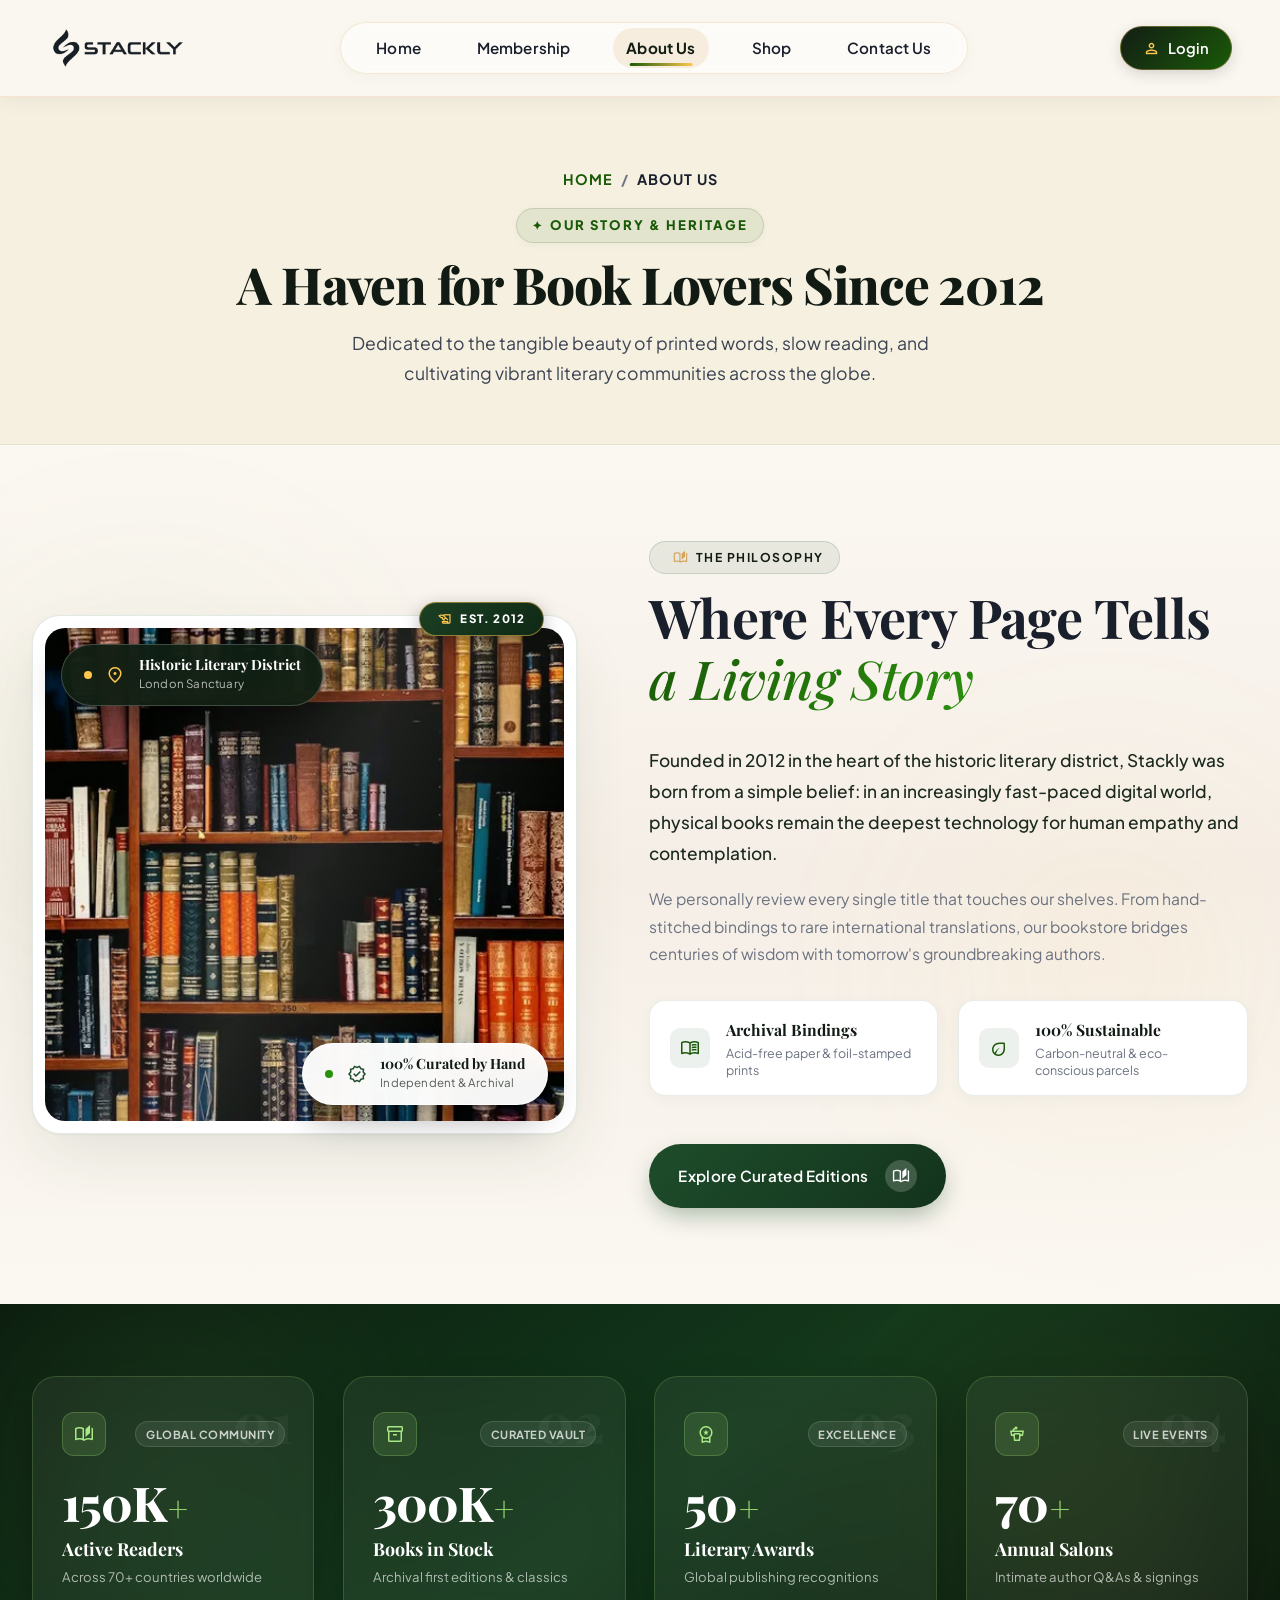
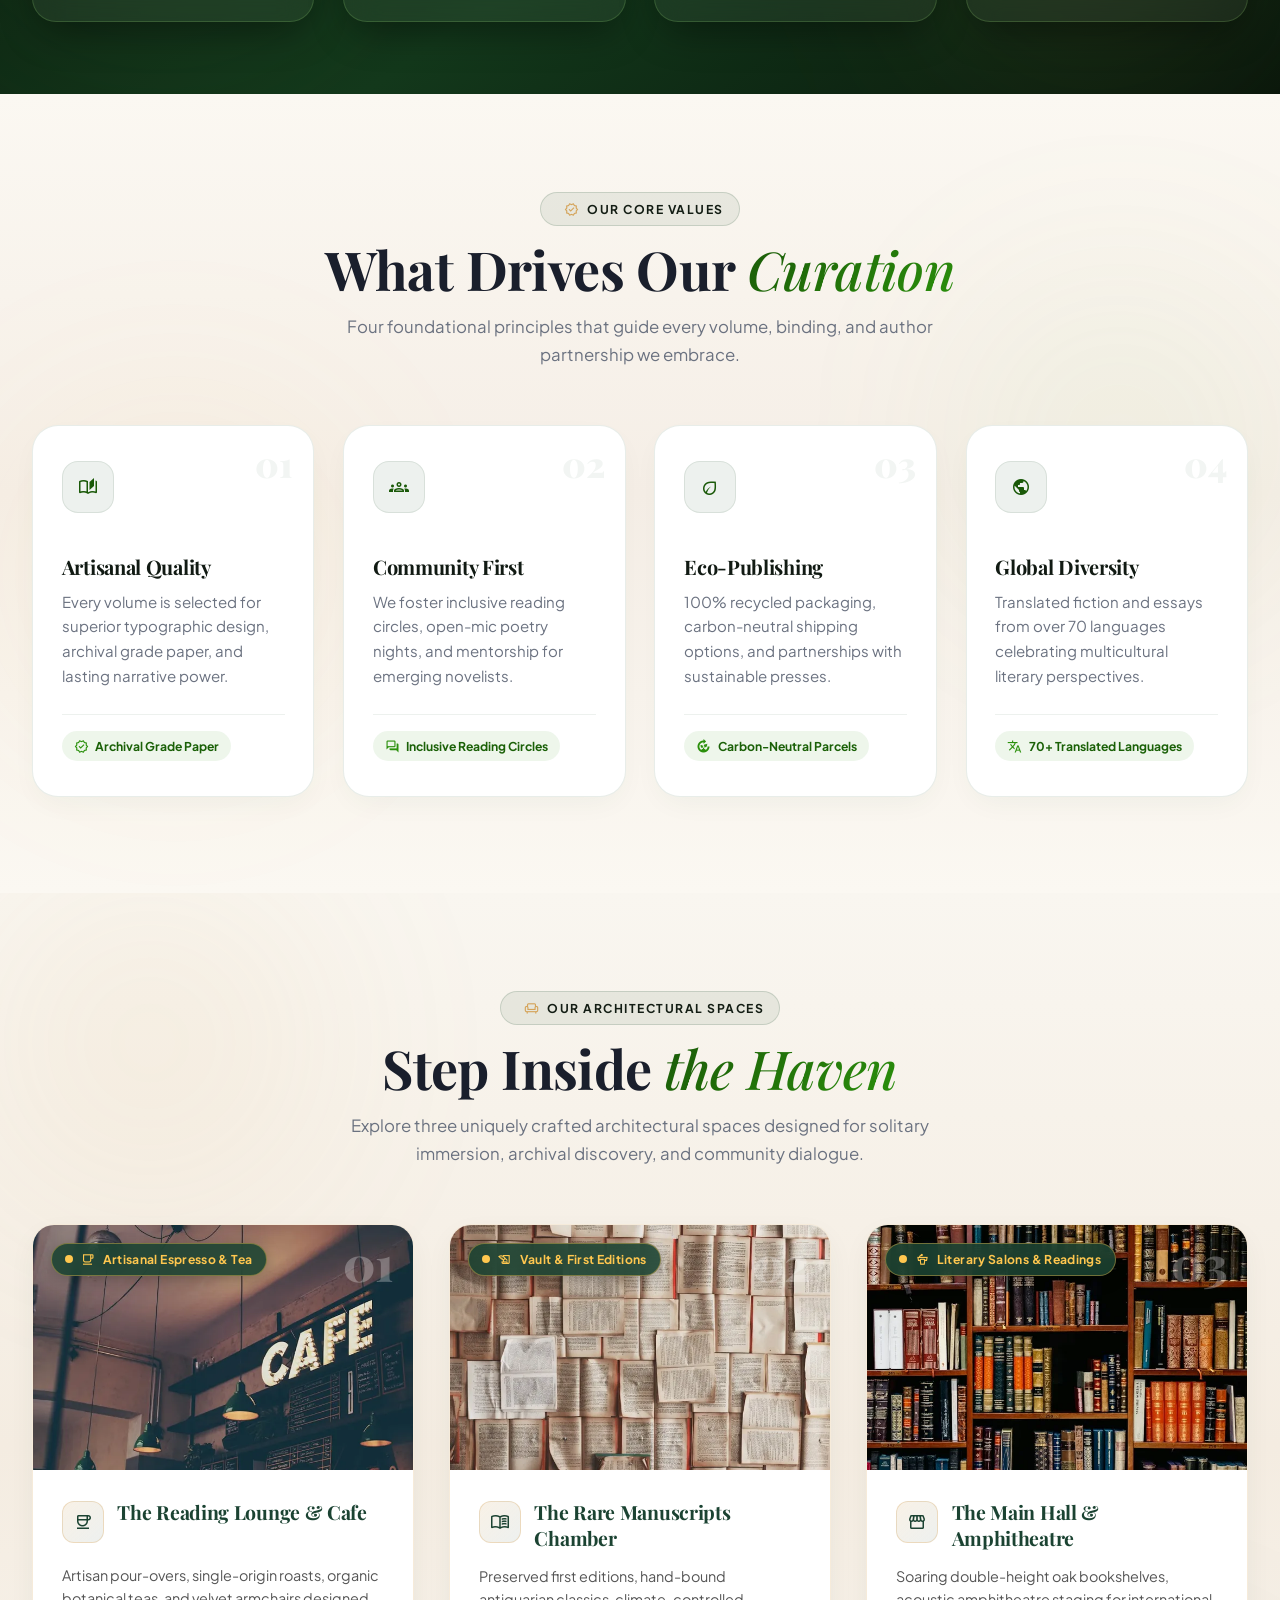
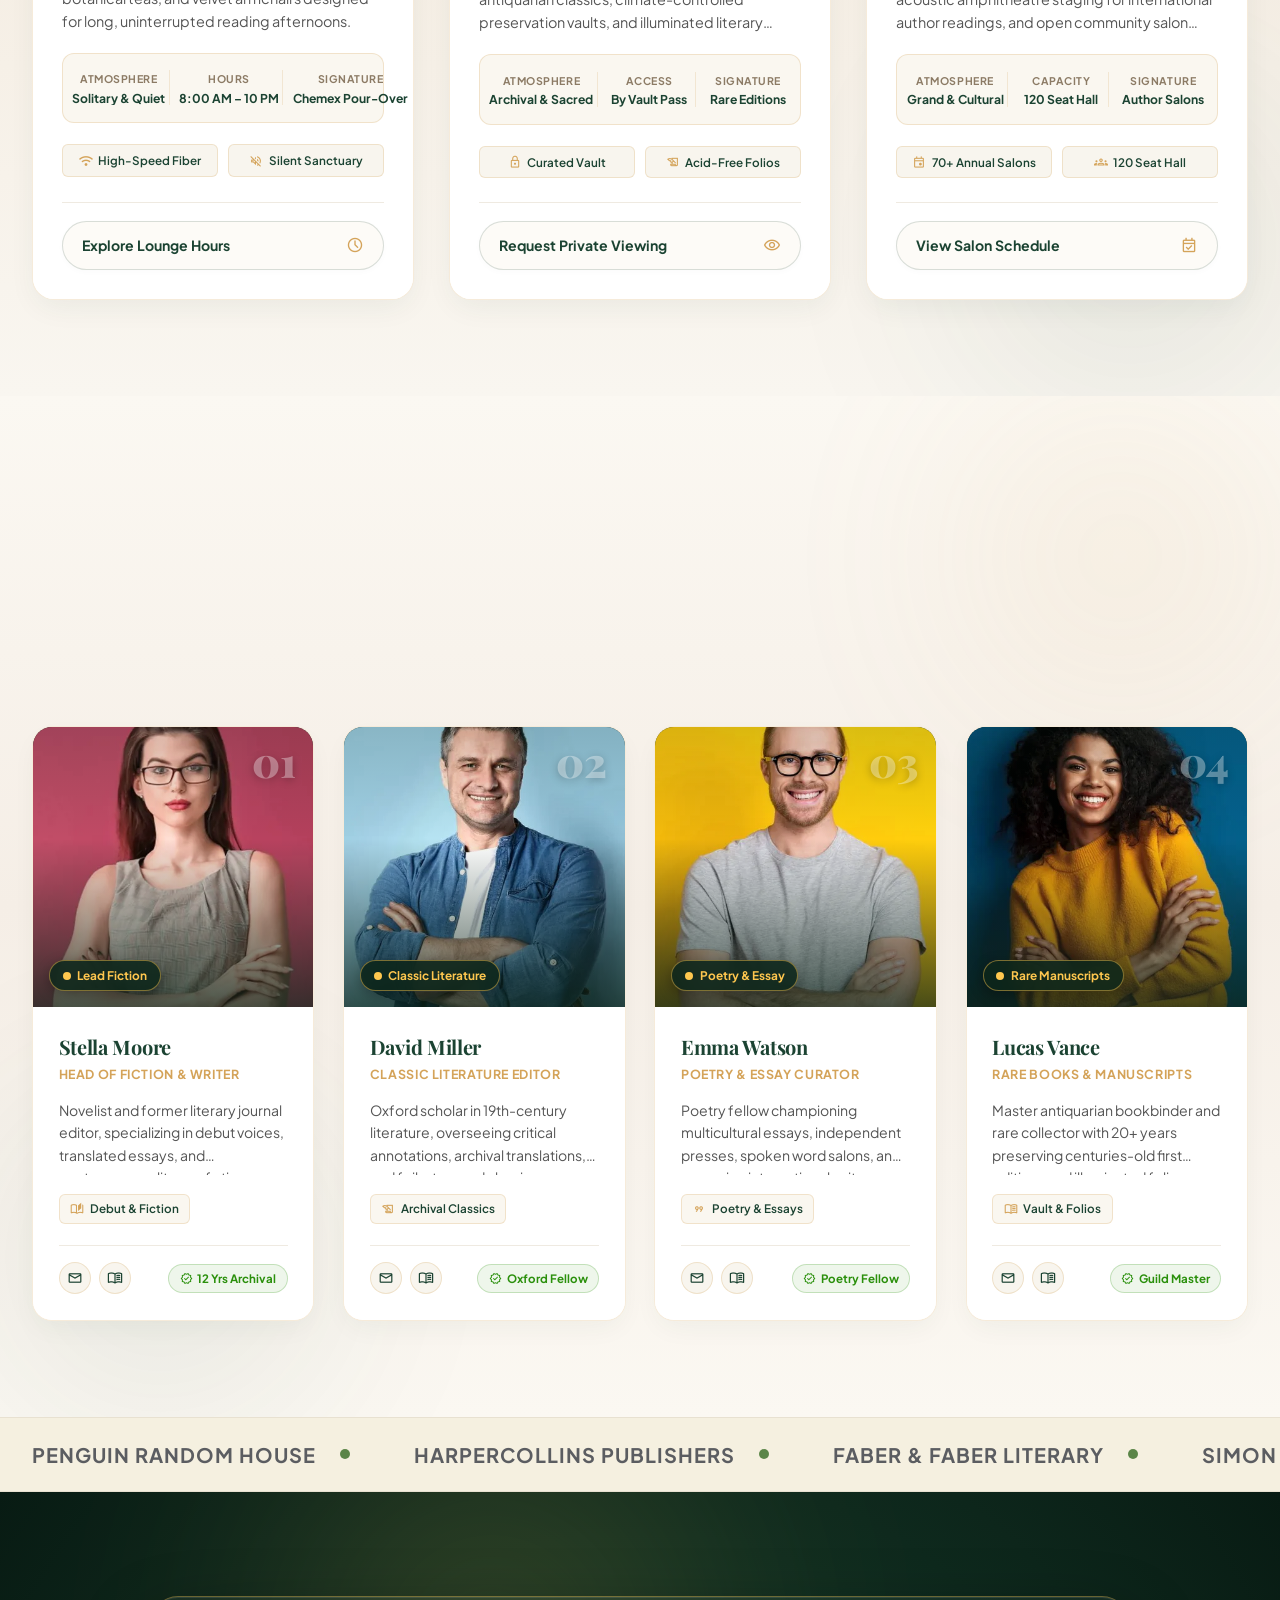
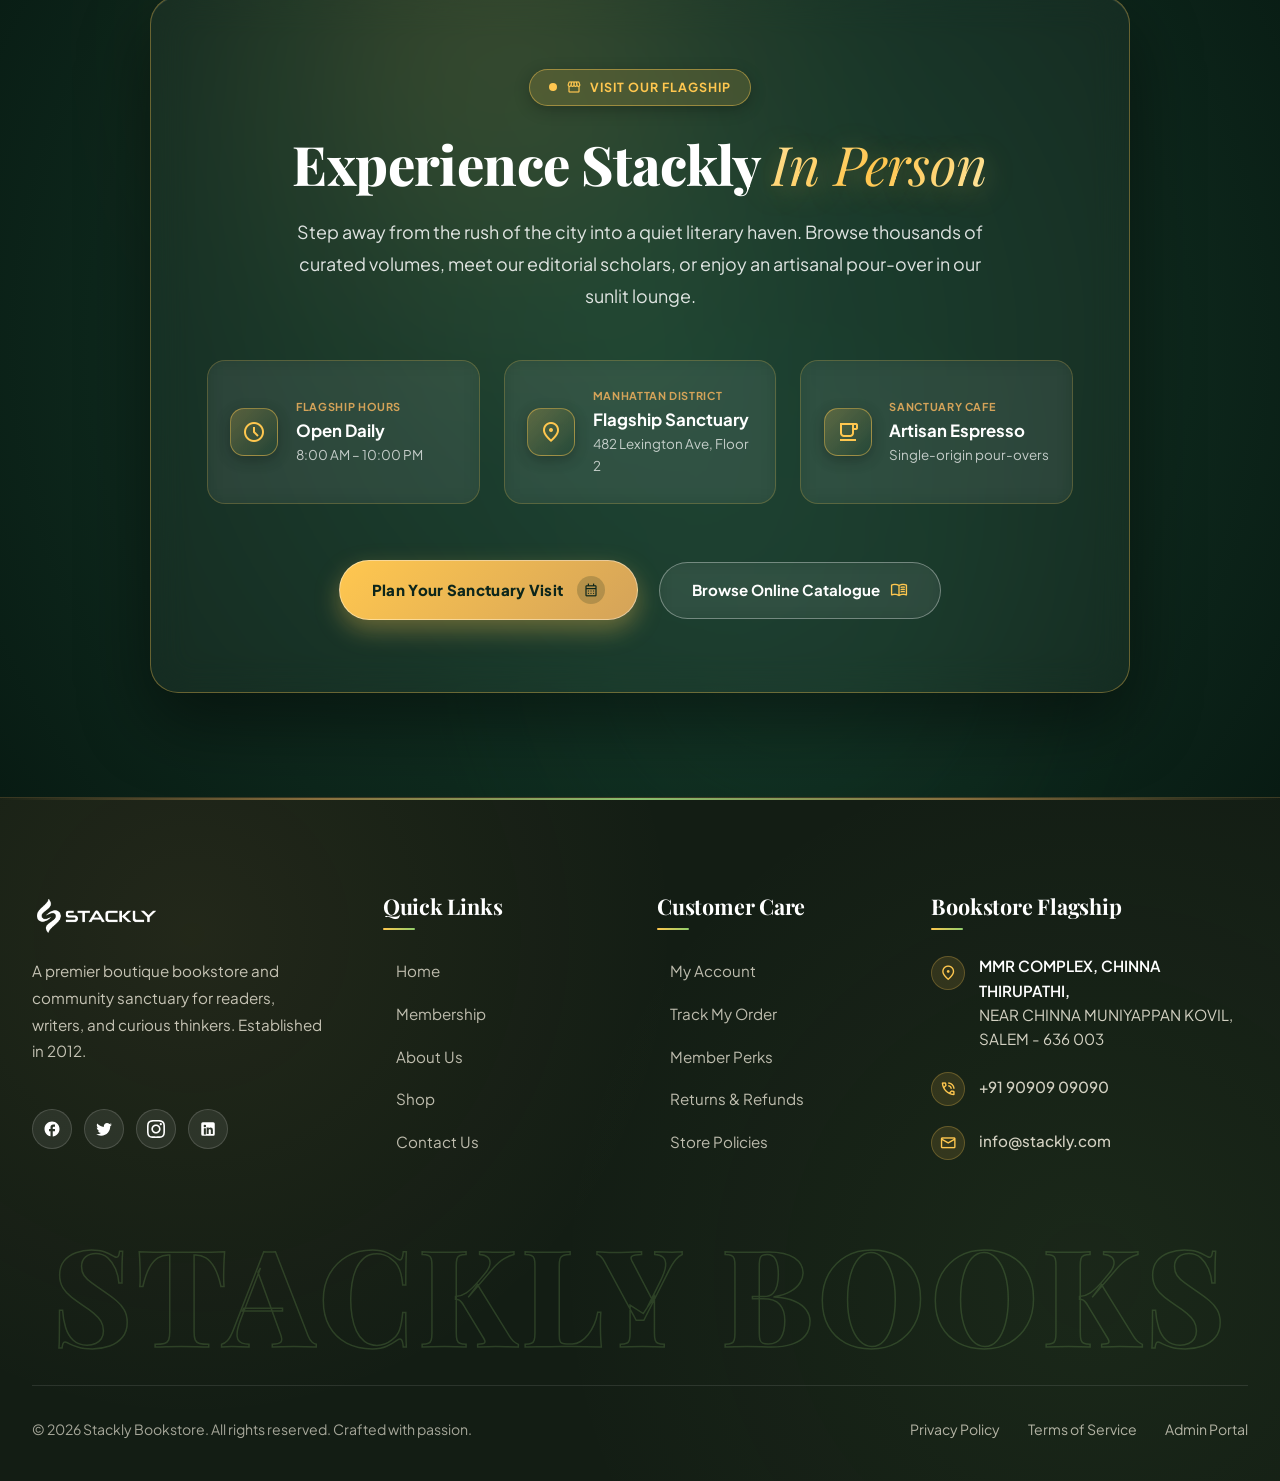
<file: about.html>
<!DOCTYPE html>
<html lang="en">
<head>
  <meta charset="UTF-8">
  <meta name="viewport" content="width=device-width, initial-scale=1.0">
  <title>About Us – Stackly Books</title>
  <link rel="preconnect" href="https://fonts.googleapis.com">
  <link rel="preconnect" href="https://fonts.gstatic.com" crossorigin>
  <link rel="stylesheet" href="https://fonts.googleapis.com/css2?family=Playfair+Display:ital,wght@0,500;0,600;0,700;0,800;0,900;1,400;1,600;1,700&family=Plus+Jakarta+Sans:ital,wght@0,400;0,500;0,600;0,700;0,800;1,400;1,600&display=swap">
  <link rel="stylesheet" href="https://fonts.googleapis.com/css2?family=Material+Symbols+Outlined:opsz,wght,FILL,GRAD@20..48,100..700,0..1,-50..200" />
  <link rel="stylesheet" href="css/style.css">
  <link rel="icon" href="images/logo.webp" type="image/webp">
</head>
<body class="bg-cream">

  <!-- HEADER -->
  <header class="header">
    <div class="header-container">
      <a href="index.html" class="header-logo">
        <img src="images/logo.webp" alt="Stackly Logo">
      </a>

      <nav class="nav-menu">
        <div class="nav-item"><a href="index.html" class="nav-link">Home</a></div>
        <div class="nav-item"><a href="membership.html" class="nav-link">Membership</a></div>
        <div class="nav-item"><a href="about.html" class="nav-link active">About Us</a></div>
        <div class="nav-item"><a href="shop.html" class="nav-link">Shop</a></div>
        <div class="nav-item"><a href="contact.html" class="nav-link">Contact Us</a></div>
      </nav>

      <div class="header-actions">
        <a href="login.html" class="btn-header-login" title="Account Login">
          <span class="material-symbols-outlined">person</span>
          <span>Login</span>
        </a>
        <button class="mobile-nav-toggle" aria-label="Toggle Menu">
          <span></span><span></span><span></span>
        </button>
      </div>
    </div>
  </header>

  <!-- Mobile Drawer (Fullscreen Luxury Menu) -->
  <div class="drawer-overlay"></div>
  <div class="mobile-drawer">
    <div class="drawer-header">
      <a href="index.html" class="header-logo"><img src="images/logo.webp" alt="Stackly Logo"></a>
      <button class="drawer-close-btn" aria-label="Close menu">
        <span class="material-symbols-outlined">close</span>
      </button>
    </div>
    <div class="mobile-drawer-body">
      <ul class="mobile-nav-list">
        <li class="mobile-nav-item"><a href="index.html"><span>Home</span><span class="material-symbols-outlined">chevron_right</span></a></li>
        <li class="mobile-nav-item"><a href="shop.html"><span>Shop Books</span><span class="material-symbols-outlined">chevron_right</span></a></li>
        <li class="mobile-nav-item"><a href="membership.html"><span>Membership Circle</span><span class="material-symbols-outlined">chevron_right</span></a></li>
        <li class="mobile-nav-item"><a href="about.html"><span>About Us</span><span class="material-symbols-outlined">chevron_right</span></a></li>
        <li class="mobile-nav-item"><a href="contact.html"><span>Contact Us</span><span class="material-symbols-outlined">chevron_right</span></a></li>
      </ul>
      <div class="mobile-drawer-footer">
        <a href="login.html" class="mobile-drawer-login-btn">
          <span class="material-symbols-outlined">person</span>
          <span>Sign In / Member Portal</span>
        </a>
        <div class="mobile-drawer-info">
          <span>✦ Rare & Bestselling Books • Free Delivery $35+ ✦</span>
        </div>
      </div>
    </div>
  </div>

  <div class="cart-drawer">
    <div class="cart-drawer-header">
      <h3 style="font-size: 1.5rem; font-weight: 600;">Your Reading Bag</h3>
      <button class="cart-close-btn" aria-label="Close cart">
        <span class="material-symbols-outlined">close</span>
      </button>
    </div>
    <div class="cart-drawer-items"></div>
    <div class="cart-drawer-footer">
      <div class="cart-subtotal">
        <span>Subtotal:</span>
        <span class="cart-subtotal-val">$19.00</span>
      </div>
      <a href="shop.html" class="btn btn-forest" style="width: 100%; margin-bottom: 0.75rem;">Proceed to Checkout</a>
      <a href="shop.html" class="btn btn-outline-dark" style="width: 100%;">Continue Shopping</a>
    </div>
  </div>

  <!-- =========================================================================
       SECTION 1: HERO & BREADCRUMBS
       ========================================================================= -->
  <section class="page-hero">
    <div class="container">
      <div class="breadcrumb-nav">
        <a href="index.html">Home</a> <span>/</span> <span class="current">About Us</span>
      </div>
      <span class="section-subtitle">Our Story & Heritage</span>
      <h1 class="page-hero-title">A Haven for Book Lovers Since 2012</h1>
      <p style="max-width: 650px; margin: 1rem auto 0 auto; color: var(--color-text-body); font-size: 1.1rem;">
        Dedicated to the tangible beauty of printed words, slow reading, and cultivating vibrant literary communities across the globe.
      </p>
    </div>
  </section>

  <!-- =========================================================================
       SECTION 2: OUR STORY & FOUNDING MISSION (Luxury Editorial)
       ========================================================================= -->
  <section class="section-padding bg-cream about-story-section">
    <!-- Ambient Atmospheric Glows -->
    <div class="about-ambient-glow about-glow-1"></div>
    <div class="about-ambient-glow about-glow-2"></div>

    <div class="container relative-container">
      <div class="about-story-grid">
        <!-- Visual Stage Frame (Left) -->
        <div class="about-visual-col">
          <div class="about-card-frame" id="about-story-card">
            <div class="about-img-container">
              <img src="images/about-store.webp" alt="Stackly Bookstore Interior" class="about-story-img">
              <div class="about-sheen-sweep"></div>
            </div>

            <!-- Floating Animated Badges -->
            <div class="about-float-tag tag-top">
              <span class="badge-pulse-beacon"></span>
              <span class="material-symbols-outlined tag-icon-gold">location_on</span>
              <div class="tag-text-wrap">
                <span class="tag-title">Historic Literary District</span>
                <span class="tag-sub">London Sanctuary</span>
              </div>
            </div>

            <div class="about-float-tag tag-bottom">
              <span class="badge-pulse-beacon green"></span>
              <span class="material-symbols-outlined tag-icon-green">verified</span>
              <div class="tag-text-wrap">
                <span class="tag-title">100% Curated by Hand</span>
                <span class="tag-sub">Independent & Archival</span>
              </div>
            </div>

            <!-- Established Year Seal -->
            <div class="about-est-seal">
              <span class="material-symbols-outlined" style="font-size: 16px; color: #FFC74F;">history_edu</span>
              <span>EST. 2012</span>
            </div>
          </div>
        </div>

        <!-- Editorial Content Column (Right) -->
        <div class="about-content-col">
          <div class="blog-pill-tag">
            <span class="pulse-dot"></span>
            <span class="material-symbols-outlined" style="font-size: 15px; color: #D4A359;">auto_stories</span>
            <span>THE PHILOSOPHY</span>
          </div>

          <h2 class="section-title">Where Every Page Tells <span class="blog-heading-accent">a Living Story</span></h2>

          <p class="about-lead-text">
            Founded in 2012 in the heart of the historic literary district, Stackly was born from a simple belief: in an increasingly fast-paced digital world, physical books remain the deepest technology for human empathy and contemplation.
          </p>

          <p class="about-desc-text">
            We personally review every single title that touches our shelves. From hand-stitched bindings to rare international translations, our bookstore bridges centuries of wisdom with tomorrow's groundbreaking authors.
          </p>

          <!-- Core Philosophy Pillars -->
          <div class="about-pillars-grid">
            <div class="about-pillar-item">
              <div class="about-pillar-icon">
                <span class="material-symbols-outlined">menu_book</span>
              </div>
              <div class="about-pillar-info">
                <strong>Archival Bindings</strong>
                <span>Acid-free paper & foil-stamped prints</span>
              </div>
            </div>

            <div class="about-pillar-item">
              <div class="about-pillar-icon">
                <span class="material-symbols-outlined">eco</span>
              </div>
              <div class="about-pillar-info">
                <strong>100% Sustainable</strong>
                <span>Carbon-neutral & eco-conscious parcels</span>
              </div>
            </div>
          </div>

          <div class="about-cta-wrap">
            <a href="404.html" class="btn-services-luxury">
              <span>Explore Curated Editions</span>
              <span class="btn-services-arrow">
                <span class="material-symbols-outlined">auto_stories</span>
              </span>
            </a>
          </div>
        </div>
      </div>
    </div>
  </section>

  <!-- =========================================================================
       SECTION 3: BY THE NUMBERS STATS (Luxury Glassmorphic Metrics)
       ========================================================================= -->
  <section class="section-padding-sm about-metrics-section">
    <!-- Ambient Atmospheric Glows -->
    <div class="metrics-ambient-glow metrics-glow-1"></div>
    <div class="metrics-ambient-glow metrics-glow-2"></div>

    <div class="container relative-container">
      <div class="about-metrics-grid">
        <!-- Metric Card 1 -->
        <div class="about-metric-card" data-metric-card>
          <span class="metric-watermark-num">01</span>
          <div class="metric-top-row">
            <div class="metric-icon-wrap">
              <span class="material-symbols-outlined">auto_stories</span>
            </div>
            <span class="metric-chip">Global Community</span>
          </div>
          <div class="metric-value-display">
            <span class="metric-num">150K</span><span class="metric-plus">+</span>
          </div>
          <strong class="metric-title-label">Active Readers</strong>
          <span class="metric-desc-sub">Across 70+ countries worldwide</span>
          <div class="metric-card-sheen"></div>
        </div>

        <!-- Metric Card 2 -->
        <div class="about-metric-card" data-metric-card>
          <span class="metric-watermark-num">02</span>
          <div class="metric-top-row">
            <div class="metric-icon-wrap">
              <span class="material-symbols-outlined">inventory_2</span>
            </div>
            <span class="metric-chip">Curated Vault</span>
          </div>
          <div class="metric-value-display">
            <span class="metric-num">300K</span><span class="metric-plus">+</span>
          </div>
          <strong class="metric-title-label">Books in Stock</strong>
          <span class="metric-desc-sub">Archival first editions & classics</span>
          <div class="metric-card-sheen"></div>
        </div>

        <!-- Metric Card 3 -->
        <div class="about-metric-card" data-metric-card>
          <span class="metric-watermark-num">03</span>
          <div class="metric-top-row">
            <div class="metric-icon-wrap">
              <span class="material-symbols-outlined">workspace_premium</span>
            </div>
            <span class="metric-chip">Excellence</span>
          </div>
          <div class="metric-value-display">
            <span class="metric-num">50</span><span class="metric-plus">+</span>
          </div>
          <strong class="metric-title-label">Literary Awards</strong>
          <span class="metric-desc-sub">Global publishing recognitions</span>
          <div class="metric-card-sheen"></div>
        </div>

        <!-- Metric Card 4 -->
        <div class="about-metric-card" data-metric-card>
          <span class="metric-watermark-num">04</span>
          <div class="metric-top-row">
            <div class="metric-icon-wrap">
              <span class="material-symbols-outlined">podium</span>
            </div>
            <span class="metric-chip">Live Events</span>
          </div>
          <div class="metric-value-display">
            <span class="metric-num">70</span><span class="metric-plus">+</span>
          </div>
          <strong class="metric-title-label">Annual Salons</strong>
          <span class="metric-desc-sub">Intimate author Q&As & signings</span>
          <div class="metric-card-sheen"></div>
        </div>
      </div>
    </div>
  </section>

  <!-- =========================================================================
       SECTION 4: CORE VALUES (Luxury Sanctuary Principles)
       ========================================================================= -->
  <section class="section-padding bg-beige values-luxury-section">
    <!-- Ambient Atmospheric Glows -->
    <div class="values-ambient-glow values-glow-1"></div>
    <div class="values-ambient-glow values-glow-2"></div>

    <div class="container relative-container">
      <div class="section-header">
        <div class="blog-pill-tag">
          <span class="pulse-dot"></span>
          <span class="material-symbols-outlined" style="font-size: 15px; color: #D4A359;">verified</span>
          <span>OUR CORE VALUES</span>
        </div>
        <h2 class="section-title">What Drives Our <span class="blog-heading-accent">Curation</span></h2>
        <p style="color: var(--color-text-muted); max-width: 620px; margin: 0.5rem auto 0 auto;">
          Four foundational principles that guide every volume, binding, and author partnership we embrace.
        </p>
      </div>

      <div class="values-luxury-grid">
        <!-- Value Card 1 -->
        <div class="value-luxury-card" data-value-card>
          <span class="value-card-num">01</span>
          <div class="value-icon-box">
            <span class="material-symbols-outlined">auto_stories</span>
          </div>
          <h3 class="value-card-title">Artisanal Quality</h3>
          <p class="value-card-desc">Every volume is selected for superior typographic design, archival grade paper, and lasting narrative power.</p>
          <div class="value-card-footer">
            <span class="value-pill-tag">
              <span class="material-symbols-outlined">verified</span>
              <span>Archival Grade Paper</span>
            </span>
          </div>
          <div class="value-card-sheen"></div>
        </div>

        <!-- Value Card 2 -->
        <div class="value-luxury-card" data-value-card>
          <span class="value-card-num">02</span>
          <div class="value-icon-box">
            <span class="material-symbols-outlined">groups</span>
          </div>
          <h3 class="value-card-title">Community First</h3>
          <p class="value-card-desc">We foster inclusive reading circles, open-mic poetry nights, and mentorship for emerging novelists.</p>
          <div class="value-card-footer">
            <span class="value-pill-tag">
              <span class="material-symbols-outlined">forum</span>
              <span>Inclusive Reading Circles</span>
            </span>
          </div>
          <div class="value-card-sheen"></div>
        </div>

        <!-- Value Card 3 -->
        <div class="value-luxury-card" data-value-card>
          <span class="value-card-num">03</span>
          <div class="value-icon-box">
            <span class="material-symbols-outlined">eco</span>
          </div>
          <h3 class="value-card-title">Eco-Publishing</h3>
          <p class="value-card-desc">100% recycled packaging, carbon-neutral shipping options, and partnerships with sustainable presses.</p>
          <div class="value-card-footer">
            <span class="value-pill-tag">
              <span class="material-symbols-outlined">compost</span>
              <span>Carbon-Neutral Parcels</span>
            </span>
          </div>
          <div class="value-card-sheen"></div>
        </div>

        <!-- Value Card 4 -->
        <div class="value-luxury-card" data-value-card>
          <span class="value-card-num">04</span>
          <div class="value-icon-box">
            <span class="material-symbols-outlined">public</span>
          </div>
          <h3 class="value-card-title">Global Diversity</h3>
          <p class="value-card-desc">Translated fiction and essays from over 70 languages celebrating multicultural literary perspectives.</p>
          <div class="value-card-footer">
            <span class="value-pill-tag">
              <span class="material-symbols-outlined">translate</span>
              <span>70+ Translated Languages</span>
            </span>
          </div>
          <div class="value-card-sheen"></div>
        </div>
      </div>
    </div>
  </section>

  <!-- =========================================================================
       SECTION 5: INSIDE STACKLY SPACES (Luxury Architectural Gallery)
       ========================================================================= -->
  <section class="section-padding bg-cream about-spaces-section">
    <!-- Ambient Atmospheric Glows -->
    <div class="spaces-ambient-glow spaces-glow-1"></div>
    <div class="spaces-ambient-glow spaces-glow-2"></div>

    <div class="container relative-container">
      <div class="section-header">
        <div class="blog-pill-tag">
          <span class="pulse-dot"></span>
          <span class="material-symbols-outlined" style="font-size: 15px; color: #D4A359;">chair</span>
          <span>OUR ARCHITECTURAL SPACES</span>
        </div>
        <h2 class="section-title">Step Inside <span class="blog-heading-accent">the Haven</span></h2>
        <p style="color: var(--color-text-muted); max-width: 650px; margin: 0.5rem auto 0 auto;">
          Explore three uniquely crafted architectural spaces designed for solitary immersion, archival discovery, and community dialogue.
        </p>
      </div>

      <div class="about-spaces-grid">
        <!-- Space Card 1 -->
        <div class="space-luxury-card" data-space-card>
          <div class="space-card-thumb-wrap">
            <img src="images/about-cafe.webp" alt="Reading Lounge & Cafe" class="space-card-img">
            <div class="space-badge-tag">
              <span class="badge-pulse-beacon gold"></span>
              <span class="material-symbols-outlined">local_cafe</span>
              <span>Artisanal Espresso & Tea</span>
            </div>
            <span class="space-watermark-num">01</span>
          </div>
          
          <div class="space-card-body">
            <div class="space-card-header">
              <div class="space-icon-wrap">
                <span class="material-symbols-outlined">coffee</span>
              </div>
              <h3 class="space-card-title">The Reading Lounge & Cafe</h3>
            </div>
            
            <p class="space-card-desc">
              Artisan pour-overs, single-origin roasts, organic botanical teas, and velvet armchairs designed for long, uninterrupted reading afternoons.
            </p>

            <!-- Architectural Specs Grid -->
            <div class="space-specs-grid">
              <div class="space-spec-item">
                <span class="spec-label">Atmosphere</span>
                <strong class="spec-value">Solitary & Quiet</strong>
              </div>
              <div class="space-spec-item">
                <span class="spec-label">Hours</span>
                <strong class="spec-value">8:00 AM – 10 PM</strong>
              </div>
              <div class="space-spec-item">
                <span class="spec-label">Signature</span>
                <strong class="spec-value">Chemex Pour-Over</strong>
              </div>
            </div>

            <!-- Perk Badges -->
            <div class="space-perks-row">
              <span class="space-perk-item">
                <span class="material-symbols-outlined">wifi</span>
                <span>High-Speed Fiber</span>
              </span>
              <span class="space-perk-item">
                <span class="material-symbols-outlined">volume_off</span>
                <span>Silent Sanctuary</span>
              </span>
            </div>

            <!-- Equalized Action Footer -->
            <div class="space-card-footer">
              <a href="404.html" class="btn-space-action">
                <span>Explore Lounge Hours</span>
                <span class="material-symbols-outlined">schedule</span>
              </a>
            </div>
          </div>
          <div class="space-card-sheen"></div>
        </div>

        <!-- Space Card 2 -->
        <div class="space-luxury-card" data-space-card>
          <div class="space-card-thumb-wrap">
            <img src="images/about-reading.webp" alt="Rare Manuscripts Chamber" class="space-card-img">
            <div class="space-badge-tag">
              <span class="badge-pulse-beacon gold"></span>
              <span class="material-symbols-outlined">history_edu</span>
              <span>Vault & First Editions</span>
            </div>
            <span class="space-watermark-num">02</span>
          </div>
          
          <div class="space-card-body">
            <div class="space-card-header">
              <div class="space-icon-wrap">
                <span class="material-symbols-outlined">menu_book</span>
              </div>
              <h3 class="space-card-title">The Rare Manuscripts Chamber</h3>
            </div>
            
            <p class="space-card-desc">
              Preserved first editions, hand-bound antiquarian classics, climate-controlled preservation vaults, and illuminated literary archives.
            </p>

            <!-- Architectural Specs Grid -->
            <div class="space-specs-grid">
              <div class="space-spec-item">
                <span class="spec-label">Atmosphere</span>
                <strong class="spec-value">Archival & Sacred</strong>
              </div>
              <div class="space-spec-item">
                <span class="spec-label">Access</span>
                <strong class="spec-value">By Vault Pass</strong>
              </div>
              <div class="space-spec-item">
                <span class="spec-label">Signature</span>
                <strong class="spec-value">Rare Editions</strong>
              </div>
            </div>

            <!-- Perk Badges -->
            <div class="space-perks-row">
              <span class="space-perk-item">
                <span class="material-symbols-outlined">lock</span>
                <span>Curated Vault</span>
              </span>
              <span class="space-perk-item">
                <span class="material-symbols-outlined">history_edu</span>
                <span>Acid-Free Folios</span>
              </span>
            </div>

            <!-- Equalized Action Footer -->
            <div class="space-card-footer">
              <a href="404.html" class="btn-space-action">
                <span>Request Private Viewing</span>
                <span class="material-symbols-outlined">visibility</span>
              </a>
            </div>
          </div>
          <div class="space-card-sheen"></div>
        </div>

        <!-- Space Card 3 -->
        <div class="space-luxury-card" data-space-card>
          <div class="space-card-thumb-wrap">
            <img src="images/about-store.webp" alt="Main Hall & Amphitheatre" class="space-card-img">
            <div class="space-badge-tag">
              <span class="badge-pulse-beacon gold"></span>
              <span class="material-symbols-outlined">podium</span>
              <span>Literary Salons & Readings</span>
            </div>
            <span class="space-watermark-num">03</span>
          </div>
          
          <div class="space-card-body">
            <div class="space-card-header">
              <div class="space-icon-wrap">
                <span class="material-symbols-outlined">storefront</span>
              </div>
              <h3 class="space-card-title">The Main Hall & Amphitheatre</h3>
            </div>
            
            <p class="space-card-desc">
              Soaring double-height oak bookshelves, acoustic amphitheatre staging for international author readings, and open community salon spaces.
            </p>

            <!-- Architectural Specs Grid -->
            <div class="space-specs-grid">
              <div class="space-spec-item">
                <span class="spec-label">Atmosphere</span>
                <strong class="spec-value">Grand & Cultural</strong>
              </div>
              <div class="space-spec-item">
                <span class="spec-label">Capacity</span>
                <strong class="spec-value">120 Seat Hall</strong>
              </div>
              <div class="space-spec-item">
                <span class="spec-label">Signature</span>
                <strong class="spec-value">Author Salons</strong>
              </div>
            </div>

            <!-- Perk Badges -->
            <div class="space-perks-row">
              <span class="space-perk-item">
                <span class="material-symbols-outlined">event</span>
                <span>70+ Annual Salons</span>
              </span>
              <span class="space-perk-item">
                <span class="material-symbols-outlined">groups</span>
                <span>120 Seat Hall</span>
              </span>
            </div>

            <!-- Equalized Action Footer -->
            <div class="space-card-footer">
              <a href="404.html" class="btn-space-action">
                <span>View Salon Schedule</span>
                <span class="material-symbols-outlined">event_available</span>
              </a>
            </div>
          </div>
          <div class="space-card-sheen"></div>
        </div>
      </div>
    </div>
  </section>

  <!-- =========================================================================
       SECTION 6: LEADERSHIP & EDITORIAL BOARD (Curator Gallery)
       ========================================================================= -->
  <section class="section-padding bg-beige about-curators-section">
    <!-- Ambient Atmospheric Glows -->
    <div class="curators-ambient-glow curators-glow-1"></div>
    <div class="curators-ambient-glow curators-glow-2"></div>

    <div class="container relative-container">
      <div class="section-header">
        <div class="blog-pill-tag">
          <span class="pulse-dot"></span>
          <span class="material-symbols-outlined" style="font-size: 15px; color: #D4A359;">ink_pen</span>
          <span>THE CURATORS</span>
        </div>
        <h2 class="section-title">The Curators Behind <span class="blog-heading-accent">Stackly</span></h2>
        <p style="color: var(--color-text-muted); max-width: 620px; margin: 0.5rem auto 0 auto;">
          Meet the passionate bibliophiles, literary scholars, and master archivists shaping our collections.
        </p>
      </div>

      <div class="curators-luxury-grid">
        <!-- Curator Card 1 -->
        <div class="curator-luxury-card" data-curator-card>
          <div class="curator-avatar-wrap">
            <img src="images/team-1.webp" alt="Stella Moore" class="curator-avatar-img">
            <div class="curator-avatar-overlay"></div>
            <div class="curator-role-badge">
              <span class="badge-pulse-beacon gold"></span>
              <span>Lead Fiction</span>
            </div>
            <span class="curator-num-watermark">01</span>
          </div>
          
          <div class="curator-info-box">
            <h3 class="curator-name">Stella Moore</h3>
            <span class="curator-title-role">Head of Fiction & Writer</span>
            
            <p class="curator-bio">
              Novelist and former literary journal editor, specializing in debut voices, translated essays, and contemporary literary fiction.
            </p>

            <div class="curator-specialty-row">
              <span class="curator-specialty-chip">
                <span class="material-symbols-outlined">auto_stories</span>
                <span>Debut & Fiction</span>
              </span>
            </div>

            <div class="curator-card-footer">
              <div class="curator-social-row">
                <a href="404.html" class="curator-social-btn" title="Contact Curator">
                  <span class="material-symbols-outlined">mail</span>
                </a>
                <a href="404.html" class="curator-social-btn" title="Stella's Book Picks">
                  <span class="material-symbols-outlined">menu_book</span>
                </a>
              </div>
              <span class="curator-pill-tag">
                <span class="material-symbols-outlined">verified</span>
                <span>12 Yrs Archival</span>
              </span>
            </div>
          </div>
          <div class="curator-card-sheen"></div>
        </div>

        <!-- Curator Card 2 -->
        <div class="curator-luxury-card" data-curator-card>
          <div class="curator-avatar-wrap">
            <img src="images/team-2.webp" alt="David Miller" class="curator-avatar-img">
            <div class="curator-avatar-overlay"></div>
            <div class="curator-role-badge">
              <span class="badge-pulse-beacon gold"></span>
              <span>Classic Literature</span>
            </div>
            <span class="curator-num-watermark">02</span>
          </div>
          
          <div class="curator-info-box">
            <h3 class="curator-name">David Miller</h3>
            <span class="curator-title-role">Classic Literature Editor</span>
            
            <p class="curator-bio">
              Oxford scholar in 19th-century literature, overseeing critical annotations, archival translations, and foil-stamped classics.
            </p>

            <div class="curator-specialty-row">
              <span class="curator-specialty-chip">
                <span class="material-symbols-outlined">history_edu</span>
                <span>Archival Classics</span>
              </span>
            </div>

            <div class="curator-card-footer">
              <div class="curator-social-row">
                <a href="404.html" class="curator-social-btn" title="Contact Curator">
                  <span class="material-symbols-outlined">mail</span>
                </a>
                <a href="404.html" class="curator-social-btn" title="David's Book Picks">
                  <span class="material-symbols-outlined">menu_book</span>
                </a>
              </div>
              <span class="curator-pill-tag">
                <span class="material-symbols-outlined">verified</span>
                <span>Oxford Fellow</span>
              </span>
            </div>
          </div>
          <div class="curator-card-sheen"></div>
        </div>

        <!-- Curator Card 3 -->
        <div class="curator-luxury-card" data-curator-card>
          <div class="curator-avatar-wrap">
            <img src="images/team-3.webp" alt="Emma Watson" class="curator-avatar-img">
            <div class="curator-avatar-overlay"></div>
            <div class="curator-role-badge">
              <span class="badge-pulse-beacon gold"></span>
              <span>Poetry & Essay</span>
            </div>
            <span class="curator-num-watermark">03</span>
          </div>
          
          <div class="curator-info-box">
            <h3 class="curator-name">Emma Watson</h3>
            <span class="curator-title-role">Poetry & Essay Curator</span>
            
            <p class="curator-bio">
              Poetry fellow championing multicultural essays, independent presses, spoken word salons, and emerging international writers.
            </p>

            <div class="curator-specialty-row">
              <span class="curator-specialty-chip">
                <span class="material-symbols-outlined">format_quote</span>
                <span>Poetry & Essays</span>
              </span>
            </div>

            <div class="curator-card-footer">
              <div class="curator-social-row">
                <a href="404.html" class="curator-social-btn" title="Contact Curator">
                  <span class="material-symbols-outlined">mail</span>
                </a>
                <a href="404.html" class="curator-social-btn" title="Emma's Book Picks">
                  <span class="material-symbols-outlined">menu_book</span>
                </a>
              </div>
              <span class="curator-pill-tag">
                <span class="material-symbols-outlined">verified</span>
                <span>Poetry Fellow</span>
              </span>
            </div>
          </div>
          <div class="curator-card-sheen"></div>
        </div>

        <!-- Curator Card 4 -->
        <div class="curator-luxury-card" data-curator-card>
          <div class="curator-avatar-wrap">
            <img src="images/team-4.webp" alt="Lucas Vance" class="curator-avatar-img">
            <div class="curator-avatar-overlay"></div>
            <div class="curator-role-badge">
              <span class="badge-pulse-beacon gold"></span>
              <span>Rare Manuscripts</span>
            </div>
            <span class="curator-num-watermark">04</span>
          </div>
          
          <div class="curator-info-box">
            <h3 class="curator-name">Lucas Vance</h3>
            <span class="curator-title-role">Rare Books & Manuscripts</span>
            
            <p class="curator-bio">
              Master antiquarian bookbinder and rare collector with 20+ years preserving centuries-old first editions and illuminated folios.
            </p>

            <div class="curator-specialty-row">
              <span class="curator-specialty-chip">
                <span class="material-symbols-outlined">menu_book</span>
                <span>Vault & Folios</span>
              </span>
            </div>

            <div class="curator-card-footer">
              <div class="curator-social-row">
                <a href="404.html" class="curator-social-btn" title="Contact Curator">
                  <span class="material-symbols-outlined">mail</span>
                </a>
                <a href="404.html" class="curator-social-btn" title="Lucas's Vault Picks">
                  <span class="material-symbols-outlined">menu_book</span>
                </a>
              </div>
              <span class="curator-pill-tag">
                <span class="material-symbols-outlined">verified</span>
                <span>Guild Master</span>
              </span>
            </div>
          </div>
          <div class="curator-card-sheen"></div>
        </div>
      </div>
    </div>
  </section>

  <!-- =========================================================================
       SECTION 7: PUBLISHING PARTNERS MARQUEE
       ========================================================================= -->
  <section class="marquee-wrapper" style="background-color: var(--color-bg-beige); border-top: 1px solid var(--color-border); border-bottom: 1px solid var(--color-border);">
    <div class="marquee-content">
      <div class="marquee-item" style="color: var(--color-text-dark); opacity: 0.7;">Penguin Random House <span class="marquee-dot"></span></div>
      <div class="marquee-item" style="color: var(--color-text-dark); opacity: 0.7;">HarperCollins Publishers <span class="marquee-dot"></span></div>
      <div class="marquee-item" style="color: var(--color-text-dark); opacity: 0.7;">Faber & Faber Literary <span class="marquee-dot"></span></div>
      <div class="marquee-item" style="color: var(--color-text-dark); opacity: 0.7;">Simon & Schuster Editions <span class="marquee-dot"></span></div>
      <div class="marquee-item" style="color: var(--color-text-dark); opacity: 0.7;">Oxford University Press <span class="marquee-dot"></span></div>
      <div class="marquee-item" style="color: var(--color-text-dark); opacity: 0.7;">Penguin Random House <span class="marquee-dot"></span></div>
      <div class="marquee-item" style="color: var(--color-text-dark); opacity: 0.7;">HarperCollins Publishers <span class="marquee-dot"></span></div>
    </div>
  </section>

  <!-- =========================================================================
       SECTION 8: VISIT OUR BOOKSTORE & CAFE CTA (Luxury Flagship Sanctuary)
       ========================================================================= -->
  <section class="about-visit-section">
    <!-- Ambient Atmospheric Glows -->
    <div class="visit-ambient-glow visit-glow-1"></div>
    <div class="visit-ambient-glow visit-glow-2"></div>

    <div class="container relative-container">
      <div class="about-visit-card-box">
        <div class="about-visit-badge-wrap">
          <div class="about-visit-pill-badge">
            <span class="badge-pulse-beacon gold"></span>
            <span class="material-symbols-outlined">storefront</span>
            <span>VISIT OUR FLAGSHIP</span>
          </div>
        </div>

        <h2 class="about-visit-title">Experience Stackly <span class="about-visit-accent">In Person</span></h2>
        
        <p class="about-visit-lead-text">
          Step away from the rush of the city into a quiet literary haven. Browse thousands of curated volumes, meet our editorial scholars, or enjoy an artisanal pour-over in our sunlit lounge.
        </p>

        <!-- Flagship Feature Highlights Grid -->
        <div class="about-visit-highlights-grid">
          <div class="visit-highlight-card">
            <div class="visit-highlight-icon">
              <span class="material-symbols-outlined">schedule</span>
            </div>
            <div class="visit-highlight-info">
              <span class="visit-highlight-label">FLAGSHIP HOURS</span>
              <strong class="visit-highlight-title">Open Daily</strong>
              <span class="visit-highlight-sub">8:00 AM – 10:00 PM</span>
            </div>
          </div>

          <div class="visit-highlight-card">
            <div class="visit-highlight-icon">
              <span class="material-symbols-outlined">location_on</span>
            </div>
            <div class="visit-highlight-info">
              <span class="visit-highlight-label">MANHATTAN DISTRICT</span>
              <strong class="visit-highlight-title">Flagship Sanctuary</strong>
              <span class="visit-highlight-sub">482 Lexington Ave, Floor 2</span>
            </div>
          </div>

          <div class="visit-highlight-card">
            <div class="visit-highlight-icon">
              <span class="material-symbols-outlined">local_cafe</span>
            </div>
            <div class="visit-highlight-info">
              <span class="visit-highlight-label">SANCTUARY CAFE</span>
              <strong class="visit-highlight-title">Artisan Espresso</strong>
              <span class="visit-highlight-sub">Single-origin pour-overs</span>
            </div>
          </div>
        </div>

        <div class="about-visit-cta-wrap">
          <a href="404.html" class="btn-visit-gold">
            <span>Plan Your Sanctuary Visit</span>
            <span class="btn-visit-arrow">
              <span class="material-symbols-outlined">calendar_month</span>
            </span>
          </a>
          <a href="404.html" class="btn-visit-outline">
            <span>Browse Online Catalogue</span>
            <span class="material-symbols-outlined">menu_book</span>
          </a>
        </div>
      </div>
    </div>
  </section>

  <!-- FOOTER -->
  <footer class="footer">
    <div class="container">
      <div class="footer-grid">
        <div class="footer-brand-col">
          <a href="index.html" class="footer-logo" aria-label="Stackly Home">
            <img src="images/logo.webp" alt="Stackly Logo">
          </a>
          <p class="footer-text">
            A premier boutique bookstore and community sanctuary for readers, writers, and curious thinkers. Established in 2012.
          </p>
          <div class="footer-social-links">
            <a href="404.html" class="footer-social-link" title="Facebook" aria-label="Facebook">
              <svg viewBox="0 0 24 24"><path d="M22 12c0-5.52-4.48-10-10-10S2 6.48 2 12c0 4.84 3.44 8.87 8 9.8V15H8v-3h2V9.5C10 7.57 11.57 6 13.5 6H16v3h-2c-.55 0-1 .45-1 1v2h3v3h-3v6.95C18.05 21.45 22 17.19 22 12z"/></svg>
            </a>
            <a href="404.html" class="footer-social-link" title="Twitter" aria-label="Twitter">
              <svg viewBox="0 0 24 24"><path d="M22.46 6c-.77.35-1.6.58-2.46.69.88-.53 1.56-1.37 1.88-2.38-.83.5-1.75.85-2.72 1.05C18.37 4.5 17.26 4 16 4c-2.35 0-4.27 1.92-4.27 4.29 0 .34.04.67.11.98C8.28 9.09 5.11 7.38 3 4.79c-.37.63-.58 1.37-.58 2.15 0 1.49.75 2.81 1.91 3.56-.71 0-1.37-.2-1.95-.5v.05c0 2.08 1.48 3.82 3.44 4.21a4.22 4.22 0 0 1-1.93.07 4.28 4.28 0 0 0 4 2.98 8.521 8.521 0 0 1-5.33 1.84c-.34 0-.68-.02-1.02-.06C3.44 20.29 5.7 21 8.12 21 16 21 20.33 14.46 20.33 8.79c0-.19 0-.37-.01-.56.84-.6 1.56-1.36 2.14-2.23z"/></svg>
            </a>
            <a href="404.html" class="footer-social-link" title="Instagram" aria-label="Instagram">
              <svg viewBox="0 0 24 24"><path d="M12 2.163c3.204 0 3.584.012 4.85.07 3.252.148 4.771 1.691 4.919 4.919.058 1.265.069 1.645.069 4.849 0 3.205-.012 3.584-.069 4.849-.149 3.225-1.664 4.771-4.919 4.919-1.266.058-1.644.07-4.85.07-3.204 0-3.584-.012-4.849-.07-3.26-.149-4.771-1.699-4.919-4.92-.058-1.265-.07-1.644-.07-4.849 0-3.204.013-3.583.07-4.849.149-3.227 1.664-4.771 4.919-4.919 1.266-.057 1.645-.069 4.849-.069zm0-2.163c-3.259 0-3.667.014-4.947.072-4.358.2-6.78 2.618-6.98 6.98-.059 1.281-.073 1.689-.073 4.948 0 3.259.014 3.668.072 4.948.2 4.358 2.618 6.78 6.98 6.98 1.281.058 1.689.072 4.948.072 3.259 0 3.668-.014 4.948-.072 4.354-.2 6.782-2.618 6.979-6.98.059-1.28.073-1.689.073-4.948 0-3.259-.014-3.667-.072-4.947-.196-4.354-2.617-6.78-6.979-6.98-1.281-.059-1.69-.073-4.949-.073zm0 5.838c-3.403 0-6.162 2.759-6.162 6.162s2.759 6.163 6.162 6.163 6.162-2.759 6.162-6.163c0-3.403-2.759-6.162-6.162-6.162zm0 10.162c-2.209 0-4-1.79-4-4 0-2.209 1.791-4 4-4s4 1.791 4 4c0 2.21-1.791 4-4 4zm6.406-11.845c-.796 0-1.441.645-1.441 1.44s.645 1.44 1.441 1.44c.795 0 1.439-.645 1.439-1.44s-.644-1.44-1.439-1.44z"/></svg>
            </a>
            <a href="404.html" class="footer-social-link" title="LinkedIn" aria-label="LinkedIn">
              <svg viewBox="0 0 24 24"><path d="M19 3a2 2 0 0 1 2 2v14a2 2 0 0 1-2 2H5a2 2 0 0 1-2-2V5a2 2 0 0 1 2-2h14m-.5 15.5v-5.3a3.26 3.26 0 0 0-3.26-3.26c-.85 0-1.84.52-2.28 1.3v-1.11h-2.79v8.37h2.79v-4.93c0-.77.62-1.4 1.39-1.4a1.4 1.4 0 0 1 1.4 1.4v4.93h2.75M6.46 10.9v8.37H9.2V10.9H6.46M7.83 6.2a1.65 1.65 0 0 0-1.66 1.66 1.66 1.66 0 0 0 1.66 1.65 1.66 1.66 0 0 0 1.65-1.65A1.66 1.66 0 0 0 7.83 6.2z"/></svg>
            </a>
          </div>
        </div>

        <div>
          <h4 class="footer-col-title">Quick Links</h4>
          <ul class="footer-links">
            <li><a href="index.html">Home</a></li>
            <li><a href="membership.html">Membership</a></li>
            <li><a href="about.html">About Us</a></li>
            <li><a href="shop.html">Shop</a></li>
            <li><a href="contact.html">Contact Us</a></li>
          </ul>
        </div>

        <div>
          <h4 class="footer-col-title">Customer Care</h4>
          <ul class="footer-links">
            <li><a href="404.html">My Account</a></li>
            <li><a href="404.html">Track My Order</a></li>
            <li><a href="404.html">Member Perks</a></li>
            <li><a href="404.html">Returns & Refunds</a></li>
            <li><a href="404.html">Store Policies</a></li>
          </ul>
        </div>

        <div class="footer-contact-col">
          <h4 class="footer-col-title">Bookstore Flagship</h4>
          <div class="footer-contact-list">
            <div class="footer-contact-entry">
              <span class="material-symbols-outlined footer-contact-icon">location_on</span>
              <div class="footer-contact-desc">
                <strong>MMR COMPLEX, CHINNA THIRUPATHI,</strong><br>
                <span>NEAR CHINNA MUNIYAPPAN KOVIL,</span><br>
                <span>SALEM - 636 003</span>
              </div>
            </div>
            <div class="footer-contact-entry">
              <span class="material-symbols-outlined footer-contact-icon">phone_in_talk</span>
              <a href="404.html" class="footer-contact-action">+91 90909 09090</a>
            </div>
            <div class="footer-contact-entry">
              <span class="material-symbols-outlined footer-contact-icon">mail</span>
              <a href="404.html" class="footer-contact-action">info@stackly.com</a>
            </div>
          </div>
        </div>
      </div>

      <div class="footer-big-brand">STACKLY BOOKS</div>

      <div class="footer-bottom">
        <div>© 2026 Stackly Bookstore. All rights reserved. Crafted with passion.</div>
        <div class="footer-bottom-links">
          <a href="404.html">Privacy Policy</a>
          <a href="404.html">Terms of Service</a>
          <a href="404.html">Admin Portal</a>
        </div>
      </div>
    </div>
  </footer>

  <script src="js/main.js"></script>
</body>
</html>
</file>
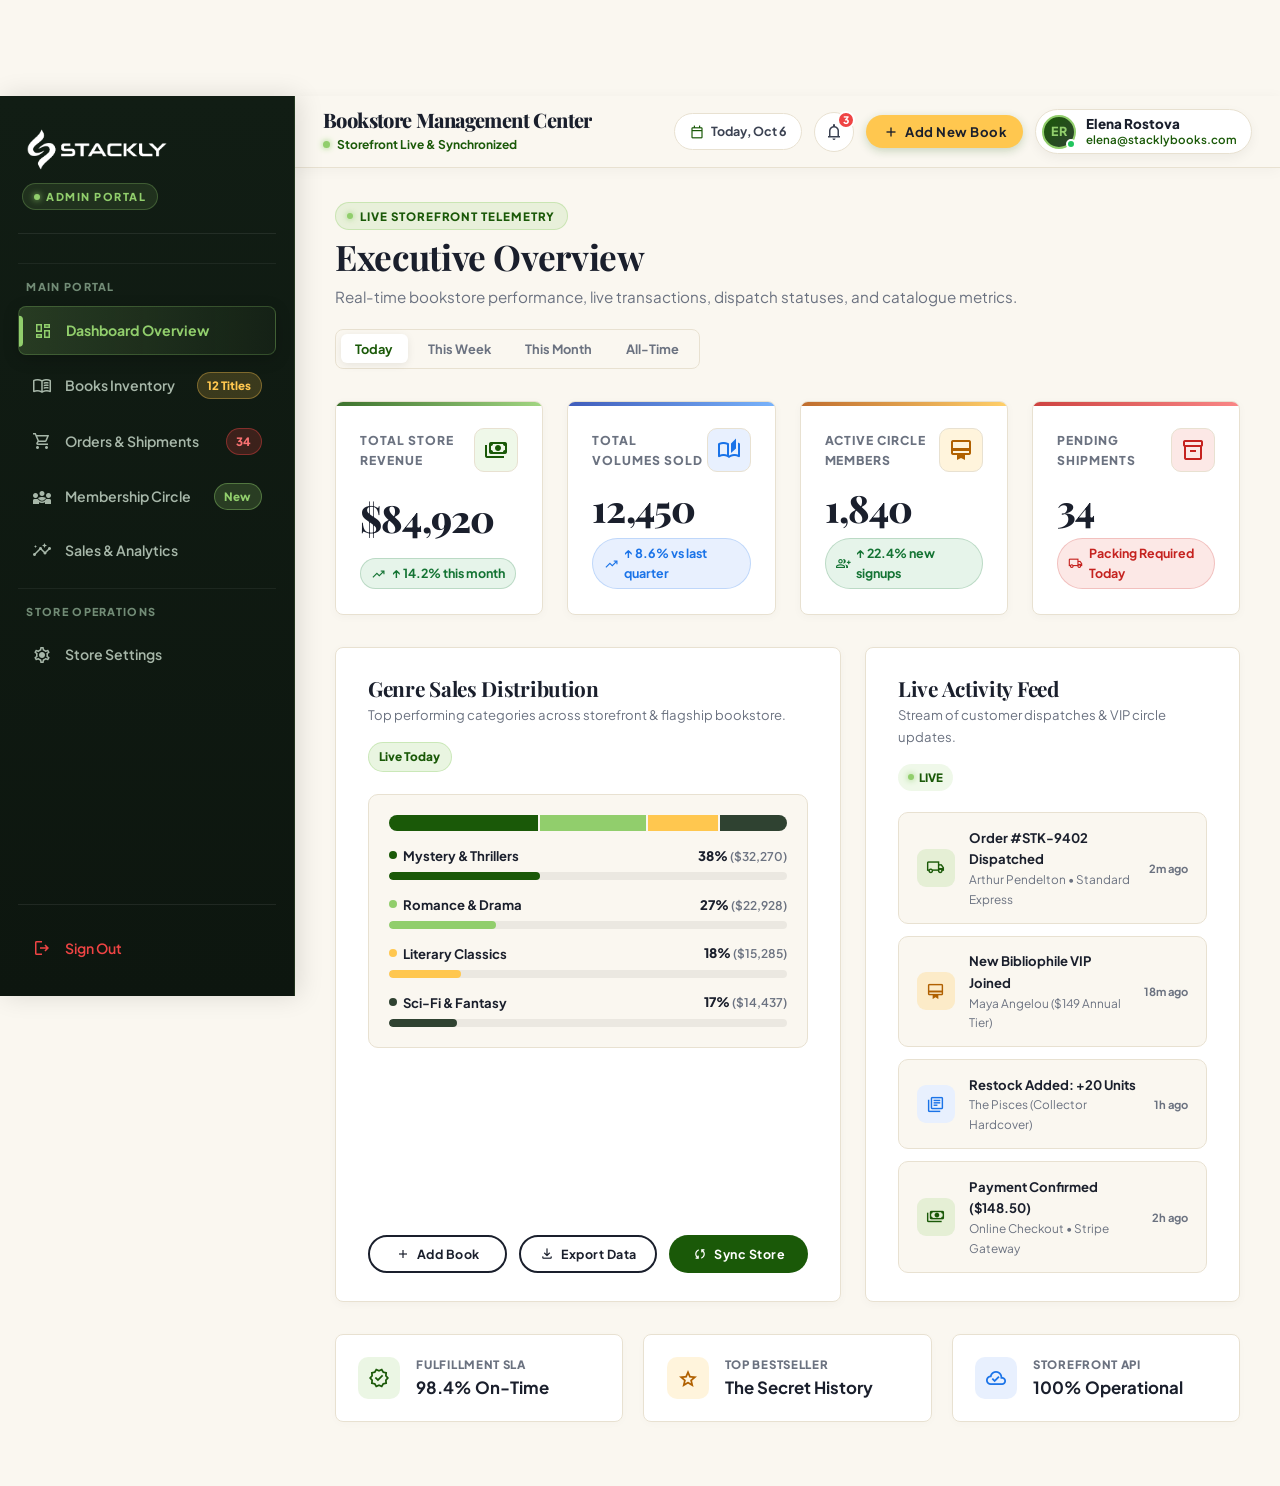
<file: admin-dashboard.html>
<!DOCTYPE html>
<html lang="en">
<head>
  <meta charset="UTF-8">
  <meta name="viewport" content="width=device-width, initial-scale=1.0">
  <title>Admin Portal – Bookstore Management</title>
  <link rel="stylesheet" href="css/style.css">
  <link rel="icon" href="images/logo.webp" type="image/webp">
  <style>
    /* Field Validation Styles */
    .dashboard-field-error {
      color: #dc2626;
      font-size: 0.75rem;
      font-weight: 700;
      margin-top: 0.35rem;
      display: none;
      align-items: center;
      gap: 0.3rem;
    }
    .form-control.is-invalid {
      border-color: #ef4444 !important;
      background-color: #fff8f8 !important;
      box-shadow: 0 0 0 3px rgba(239, 68, 68, 0.15) !important;
    }
    .form-control.is-valid {
      border-color: #22c55e !important;
      background-color: #f6fdf8 !important;
    }
  </style>
</head>
<body class="bg-cream">

  <!-- Add Book Modal -->
  <div id="add-book-modal" class="modal-overlay">
    <div class="modal-card" style="max-width: 580px; display: block; border-radius: 16px; border: 1px solid var(--color-border); box-shadow: 0 25px 60px rgba(0,0,0,0.25);">
      <button class="modal-close-btn" onclick="closeAddBookModal()" title="Close Modal">✕</button>
      <div style="display: flex; align-items: center; gap: 0.75rem; margin-bottom: 0.5rem;">
        <span class="material-symbols-outlined" style="color: var(--color-primary); font-size: 28px;">menu_book</span>
        <h3 style="font-size: 1.6rem; margin: 0; font-family: var(--font-heading);">Add New Volume to Catalogue</h3>
      </div>
      <p style="color: var(--color-text-muted); font-size: 0.88rem; margin-bottom: 1.5rem;">Enter catalogue specifications to add a new book release to the inventory.</p>
      
      <form id="admin-add-book-form" onsubmit="handleAddNewBook(event)">
        <div class="form-group" style="text-align: left; margin-bottom: 1rem;">
          <label class="form-label" style="font-size: 0.8rem; font-weight: 700;">Book Title *</label>
          <input type="text" id="new-book-title" class="form-control" placeholder="e.g. The Midnight Library" required style="border-radius: 8px;">
        </div>

        <div class="form-group" style="text-align: left; margin-bottom: 1rem;">
          <label class="form-label" style="font-size: 0.8rem; font-weight: 700;">Author Name *</label>
          <input type="text" id="new-book-author" class="form-control" placeholder="e.g. Matt Haig" required style="border-radius: 8px;">
        </div>

        <div style="display: grid; grid-template-columns: 1fr 1fr; gap: 1rem; text-align: left; margin-bottom: 1rem;">
          <div class="form-group">
            <label class="form-label" style="font-size: 0.8rem; font-weight: 700;">Category *</label>
            <select id="new-book-category" class="form-control" required style="border-radius: 8px;">
              <option value="Mystery">Mystery & Noir</option>
              <option value="Romance">Romance & Drama</option>
              <option value="Fantasy">Epic Fantasy</option>
              <option value="Classics">Classic Literature</option>
              <option value="Non-Fiction">Non-Fiction</option>
            </select>
          </div>
          <div class="form-group">
            <label class="form-label" style="font-size: 0.8rem; font-weight: 700;">Price ($) *</label>
            <input type="number" id="new-book-price" class="form-control" placeholder="24.00" step="0.01" required style="border-radius: 8px;">
          </div>
        </div>

        <div style="display: grid; grid-template-columns: 1fr 1fr; gap: 1rem; text-align: left; margin-bottom: 1.5rem;">
          <div class="form-group">
            <label class="form-label" style="font-size: 0.8rem; font-weight: 700;">Format</label>
            <select id="new-book-format" class="form-control" style="border-radius: 8px;">
              <option value="Hardcover">Hardcover Collector Edition</option>
              <option value="Paperback">Paperback</option>
              <option value="Signed First Edition">Signed First Edition</option>
            </select>
          </div>
          <div class="form-group">
            <label class="form-label" style="font-size: 0.8rem; font-weight: 700;">Initial Stock Units</label>
            <input type="number" id="new-book-stock" class="form-control" placeholder="50" value="50" style="border-radius: 8px;">
          </div>
        </div>

        <button type="submit" class="btn btn-forest" style="width: 100%; padding: 0.85rem; font-size: 0.95rem; font-weight: 700; border-radius: 8px;">
          Save Book to Inventory
        </button>
      </form>
    </div>
  </div>

  <div class="dashboard-layout">
    
    <!-- Mobile Sidebar Backdrop Overlay -->
    <div class="dashboard-mobile-overlay" id="dashboardOverlay" onclick="toggleMobileSidebar()"></div>

    <!-- ANIMATED SIDE MENU BAR (Sticky / Fixed Navigation) -->
    <aside class="dashboard-sidebar" id="dashboardSidebar">
      <!-- Brand Header (Normal STACKLY Logo Image on Top, ADMIN PORTAL on Down Side) -->
      <div class="dashboard-sidebar-header">
        <a href="admin-dashboard.html" onclick="window.location.reload(); return false;" class="dashboard-brand-box" title="Click to refresh dashboard">
          <img src="images/logo.webp" alt="Stackly Bookstore Logo" class="dashboard-header-logo-img">
          <div class="dashboard-admin-subbadge">
            <span class="subbadge-dot"></span>
            <span>ADMIN PORTAL</span>
          </div>
        </a>
        <button class="dashboard-sidebar-close-btn" onclick="toggleMobileSidebar()" title="Close Navigation Menu">
          <span class="material-symbols-outlined">close</span>
        </button>
      </div>

      <!-- Navigation Links with Interactive Tab Switching & Slide Animations -->
      <nav class="dashboard-nav">
        <div class="dashboard-nav-section-title">Main Portal</div>
        
        <a href="javascript:void(0)" class="dashboard-nav-link active" id="nav-overview" onclick="switchDashboardTab('overview')">
          <span class="material-symbols-outlined">dashboard</span>
          <span>Dashboard Overview</span>
        </a>
        
        <a href="javascript:void(0)" class="dashboard-nav-link" id="nav-inventory" onclick="switchDashboardTab('inventory')">
          <span class="material-symbols-outlined">menu_book</span>
          <span>Books Inventory</span>
          <span class="dashboard-nav-badge" id="sidebar-book-count">10 Titles</span>
        </a>
        
        <a href="javascript:void(0)" class="dashboard-nav-link" id="nav-orders" onclick="switchDashboardTab('orders')">
          <span class="material-symbols-outlined">shopping_cart</span>
          <span>Orders & Shipments</span>
          <span class="dashboard-nav-badge" id="sidebar-orders-badge" style="background: rgba(239, 68, 68, 0.2); color: #f87171; border-color: rgba(239, 68, 68, 0.4);">34</span>
        </a>
        
        <a href="javascript:void(0)" class="dashboard-nav-link" id="nav-membership" onclick="switchDashboardTab('membership')">
          <span class="material-symbols-outlined">diversity_3</span>
          <span>Membership Circle</span>
          <span class="dashboard-nav-badge" style="background: rgba(145, 206, 108, 0.2); color: var(--color-accent-lime); border-color: rgba(145, 206, 108, 0.4);">New</span>
        </a>

        <a href="javascript:void(0)" class="dashboard-nav-link" id="nav-analytics" onclick="switchDashboardTab('analytics')">
          <span class="material-symbols-outlined">insights</span>
          <span>Sales & Analytics</span>
        </a>

        <div class="dashboard-nav-section-title">Store Operations</div>

        <a href="javascript:void(0)" class="dashboard-nav-link" id="nav-settings" onclick="switchDashboardTab('settings')">
          <span class="material-symbols-outlined">settings</span>
          <span>Store Settings</span>
        </a>

        <!-- Sidebar Footer -->
        <div class="dashboard-sidebar-footer">
          <a href="login.html" class="dashboard-nav-link" style="color: #ef4444;">
            <span class="material-symbols-outlined">logout</span>
            <span>Sign Out</span>
          </a>
        </div>
      </nav>
    </aside>

    <!-- MAIN CONTENT AREA WITH FIXED HEADER BAR -->
    <main class="dashboard-main">
      
      <!-- FIXED HEADER MENU BAR (Perfect Alignment, No Search Box) -->
      <header class="dashboard-fixed-header">
        <!-- Left Side: Title & Status Indicator -->
        <div class="dashboard-header-left">
          <button class="dashboard-icon-btn dashboard-mobile-toggle" onclick="toggleMobileSidebar()" title="Toggle Sidebar">
            <span class="material-symbols-outlined">menu</span>
          </button>

          <div class="dashboard-header-title-box">
            <h2 class="dashboard-header-main-title" id="headerTitle">Bookstore Management Center</h2>
            <div class="dashboard-header-status-pill">
              <span class="status-live-dot"></span>
              <span>Storefront Live & Synchronized</span>
            </div>
          </div>
        </div>

        <!-- Right Side: Date, Notification, Add Book, and Curator Profile -->
        <div class="dashboard-header-right">
          <!-- Live Date Badge -->
          <div class="dashboard-date-badge">
            <span class="material-symbols-outlined" style="font-size: 16px; color: var(--color-primary);">calendar_today</span>
            <span>Today, Oct 6</span>
          </div>

          <!-- Notification Bell -->
          <button class="dashboard-icon-btn" onclick="window.location.href='404.html'" title="Notifications">
            <span class="material-symbols-outlined">notifications</span>
            <span class="dashboard-icon-badge">3</span>
          </button>

          <!-- Primary Add Book Button -->
          <button class="btn btn-primary btn-sm dashboard-header-add-btn" onclick="window.location.href='404.html'">
            <span class="material-symbols-outlined" style="font-size: 18px;">add</span>
            <span>Add New Book</span>
          </button>

          <!-- Entered User Profile Pill (Name & Email ID Only) -->
          <div class="dashboard-user-badge" id="adminUserBadge" onclick="window.location.href='404.html'" title="Admin Profile" style="cursor: pointer;">
            <div class="dashboard-avatar-container">
              <div class="dashboard-user-avatar-initials" id="adminHeaderAvatar">ER</div>
              <span class="user-online-dot"></span>
            </div>
            <div class="dashboard-user-info">
              <strong class="dashboard-user-name" id="adminHeaderName">Elena Rostova</strong>
              <span class="dashboard-user-role" id="adminHeaderEmail">elena@stacklybooks.com</span>
            </div>
          </div>
        </div>
      </header>

      <!-- DASHBOARD MAIN BODY CONTENT -->
      <div class="dashboard-main-content">
        
        <!-- SECTION 1: DASHBOARD OVERVIEW -->
        <section id="section-overview" class="dashboard-section active">
          
          <!-- Section Header & Filter Alignment -->
          <div style="display: flex; justify-content: space-between; align-items: flex-end; margin-bottom: 2rem; flex-wrap: wrap; gap: 1.25rem;">
            <div>
              <div style="display: inline-flex; align-items: center; gap: 0.45rem; font-size: 0.72rem; font-weight: 800; letter-spacing: 0.08em; text-transform: uppercase; color: var(--color-primary); background: rgba(145, 206, 108, 0.16); border: 1px solid rgba(145, 206, 108, 0.35); padding: 0.22rem 0.7rem; border-radius: 100px; margin-bottom: 0.4rem;">
                <span class="status-live-dot" style="width: 6px; height: 6px;"></span>
                <span>Live Storefront Telemetry</span>
              </div>
              <h1 style="font-size: 2.2rem; margin-bottom: 0.35rem; font-family: var(--font-heading); color: var(--color-text-dark); letter-spacing: -0.01em;">
                Executive Overview
              </h1>
              <p style="color: var(--color-text-muted); font-size: 0.95rem; margin: 0;">
                Real-time bookstore performance, live transactions, dispatch statuses, and catalogue metrics.
              </p>
            </div>
            
            <div class="dashboard-tab-filters">
              <button class="dashboard-tab-btn active" onclick="setKpiPeriod(this, 'Today')">Today</button>
              <button class="dashboard-tab-btn" onclick="setKpiPeriod(this, 'This Week')">This Week</button>
              <button class="dashboard-tab-btn" onclick="setKpiPeriod(this, 'This Month')">This Month</button>
              <button class="dashboard-tab-btn" onclick="setKpiPeriod(this, 'All-Time')">All-Time</button>
            </div>
          </div>

          <!-- 4 Stat Metric Cards (Animated, Beautiful Top Accent Lines, Aligned Trend Badges) -->
          <div class="stats-grid-4">
            
            <!-- Stat Card 1: Revenue -->
            <div class="stat-card card-accent-green">
              <div class="stat-card-header">
                <span class="stat-label">Total Store Revenue</span>
                <div class="stat-icon" style="background: rgba(145, 206, 108, 0.15); color: #1a5908;">
                  <span class="material-symbols-outlined" style="font-size: 24px;">payments</span>
                </div>
              </div>
              <div class="stat-val" id="stat-rev">$84,920</div>
              <div class="stat-trend-chip trend-positive">
                <span class="material-symbols-outlined" style="font-size: 15px;">trending_up</span>
                <span>↑ 14.2% this month</span>
              </div>
            </div>

            <!-- Stat Card 2: Volumes -->
            <div class="stat-card card-accent-blue">
              <div class="stat-card-header">
                <span class="stat-label">Total Volumes Sold</span>
                <div class="stat-icon" style="background: #E8F0FE; color: #1A73E8;">
                  <span class="material-symbols-outlined" style="font-size: 24px;">auto_stories</span>
                </div>
              </div>
              <div class="stat-val" id="stat-vols">12,450</div>
              <div class="stat-trend-chip trend-info">
                <span class="material-symbols-outlined" style="font-size: 15px;">trending_up</span>
                <span>↑ 8.6% vs last quarter</span>
              </div>
            </div>

            <!-- Stat Card 3: Membership -->
            <div class="stat-card card-accent-gold">
              <div class="stat-card-header">
                <span class="stat-label">Active Circle Members</span>
                <div class="stat-icon" style="background: rgba(255, 199, 79, 0.2); color: #B06000;">
                  <span class="material-symbols-outlined" style="font-size: 24px;">card_membership</span>
                </div>
              </div>
              <div class="stat-val" id="stat-mems">1,840</div>
              <div class="stat-trend-chip trend-positive">
                <span class="material-symbols-outlined" style="font-size: 15px;">group_add</span>
                <span>↑ 22.4% new signups</span>
              </div>
            </div>

            <!-- Stat Card 4: Shipments -->
            <div class="stat-card card-accent-coral">
              <div class="stat-card-header">
                <span class="stat-label">Pending Shipments</span>
                <div class="stat-icon" style="background: #FCE8E6; color: #C5221F;">
                  <span class="material-symbols-outlined" style="font-size: 24px;">inventory_2</span>
                </div>
              </div>
              <div class="stat-val" id="stat-ship">34</div>
              <div class="stat-trend-chip trend-warning">
                <span class="material-symbols-outlined" style="font-size: 15px;">local_shipping</span>
                <span>Packing Required Today</span>
              </div>
            </div>

          </div>

          <!-- Genre Distribution & Real-time Activity Stream Row -->
          <div class="dashboard-overview-grid" style="display: grid; grid-template-columns: 1.35fr 1fr; gap: 1.5rem; margin-bottom: 2rem;">
            
            <!-- Genre Performance Chart Card -->
            <div class="dashboard-table-card" style="margin-bottom: 0; display: flex; flex-direction: column; justify-content: space-between;">
              <div>
                <div class="table-header-row">
                  <div>
                    <h3 style="font-size: 1.3rem; font-family: var(--font-heading); color: var(--color-text-dark); margin-bottom: 0.2rem;">
                      Genre Sales Distribution
                    </h3>
                    <p style="font-size: 0.82rem; color: var(--color-text-muted); margin: 0;">Top performing categories across storefront & flagship bookstore.</p>
                  </div>
                  <span style="font-size: 0.74rem; font-weight: 800; color: var(--color-primary); background: rgba(145, 206, 108, 0.2); padding: 0.28rem 0.65rem; border-radius: 100px; border: 1px solid rgba(145, 206, 108, 0.35);">
                    Live Today
                  </span>
                </div>

                <!-- Segmented Multi-Bar Visualizer -->
                <div style="background: var(--color-bg-cream); padding: 1.25rem; border-radius: 10px; border: 1px solid var(--color-border); margin-bottom: 1.25rem;">
                  <div style="display: flex; height: 16px; border-radius: 8px; overflow: hidden; gap: 2px; margin-bottom: 0.85rem;">
                    <div style="background: #1A5908; width: 38%;" title="Mystery 38% ($32,270)"></div>
                    <div style="background: #91CE6C; width: 27%;" title="Romance 27% ($22,928)"></div>
                    <div style="background: #FFC74F; width: 18%;" title="Classics 18% ($15,285)"></div>
                    <div style="background: #2F4231; width: 17%;" title="Fantasy 17% ($14,437)"></div>
                  </div>

                  <!-- Individual Category Breakdown Rows with Progress Bars -->
                  <div class="genre-breakdown-row">
                    <div class="genre-breakdown-header">
                      <span style="display: flex; align-items: center; gap: 0.4rem;">
                        <span style="width: 8px; height: 8px; background: #1A5908; border-radius: 50%;"></span>
                        <span>Mystery & Thrillers</span>
                      </span>
                      <span style="color: var(--color-text-dark); font-weight: 800;">38% <span style="color: var(--color-text-muted); font-weight: 600; font-size: 0.75rem;">($32,270)</span></span>
                    </div>
                    <div class="genre-bar-track"><div class="genre-bar-fill" style="background: #1A5908; width: 38%;"></div></div>
                  </div>

                  <div class="genre-breakdown-row">
                    <div class="genre-breakdown-header">
                      <span style="display: flex; align-items: center; gap: 0.4rem;">
                        <span style="width: 8px; height: 8px; background: #91CE6C; border-radius: 50%;"></span>
                        <span>Romance & Drama</span>
                      </span>
                      <span style="color: var(--color-text-dark); font-weight: 800;">27% <span style="color: var(--color-text-muted); font-weight: 600; font-size: 0.75rem;">($22,928)</span></span>
                    </div>
                    <div class="genre-bar-track"><div class="genre-bar-fill" style="background: #91CE6C; width: 27%;"></div></div>
                  </div>

                  <div class="genre-breakdown-row">
                    <div class="genre-breakdown-header">
                      <span style="display: flex; align-items: center; gap: 0.4rem;">
                        <span style="width: 8px; height: 8px; background: #FFC74F; border-radius: 50%;"></span>
                        <span>Literary Classics</span>
                      </span>
                      <span style="color: var(--color-text-dark); font-weight: 800;">18% <span style="color: var(--color-text-muted); font-weight: 600; font-size: 0.75rem;">($15,285)</span></span>
                    </div>
                    <div class="genre-bar-track"><div class="genre-bar-fill" style="background: #FFC74F; width: 18%;"></div></div>
                  </div>

                  <div class="genre-breakdown-row" style="margin-bottom: 0;">
                    <div class="genre-breakdown-header">
                      <span style="display: flex; align-items: center; gap: 0.4rem;">
                        <span style="width: 8px; height: 8px; background: #2F4231; border-radius: 50%;"></span>
                        <span>Sci-Fi & Fantasy</span>
                      </span>
                      <span style="color: var(--color-text-dark); font-weight: 800;">17% <span style="color: var(--color-text-muted); font-weight: 600; font-size: 0.75rem;">($14,437)</span></span>
                    </div>
                    <div class="genre-bar-track"><div class="genre-bar-fill" style="background: #2F4231; width: 17%;"></div></div>
                  </div>
                </div>
              </div>

              <!-- Quick Operational Actions Alignment -->
              <div style="display: grid; grid-template-columns: repeat(3, 1fr); gap: 0.75rem; margin-top: 0.5rem;">
                <button class="btn btn-sm btn-outline-dark" onclick="window.location.href='404.html'" style="font-size: 0.78rem; padding: 0.55rem; display: flex; align-items: center; justify-content: center; gap: 0.35rem;">
                  <span class="material-symbols-outlined" style="font-size: 16px;">add</span>
                  <span>Add Book</span>
                </button>
                <button class="btn btn-sm btn-outline-dark" onclick="window.location.href='404.html'" style="font-size: 0.78rem; padding: 0.55rem; display: flex; align-items: center; justify-content: center; gap: 0.35rem;">
                  <span class="material-symbols-outlined" style="font-size: 16px;">download</span>
                  <span>Export Data</span>
                </button>
                <button class="btn btn-sm btn-forest" onclick="window.location.href='404.html'" style="font-size: 0.78rem; padding: 0.55rem; display: flex; align-items: center; justify-content: center; gap: 0.35rem;">
                  <span class="material-symbols-outlined" style="font-size: 16px;">sync</span>
                  <span>Sync Store</span>
                </button>
              </div>
            </div>

            <!-- Real-time Activity Feed -->
            <div class="dashboard-table-card" style="margin-bottom: 0;">
              <div class="table-header-row">
                <div>
                  <h3 style="font-size: 1.3rem; font-family: var(--font-heading); color: var(--color-text-dark); margin-bottom: 0.2rem;">
                    Live Activity Feed
                  </h3>
                  <p style="font-size: 0.82rem; color: var(--color-text-muted); margin: 0;">Stream of customer dispatches & VIP circle updates.</p>
                </div>
                <div style="display: flex; align-items: center; gap: 0.35rem; font-size: 0.72rem; font-weight: 800; color: #1a5908; background: rgba(145, 206, 108, 0.15); padding: 0.25rem 0.6rem; border-radius: 100px;">
                  <span class="status-live-dot" style="width: 6px; height: 6px;"></span>
                  <span>LIVE</span>
                </div>
              </div>

              <div class="activity-feed-list">
                <div class="activity-item">
                  <div class="activity-icon green"><span class="material-symbols-outlined" style="font-size: 19px;">local_shipping</span></div>
                  <div style="flex: 1; min-width: 0;">
                    <div style="font-weight: 700; font-size: 0.82rem; color: var(--color-text-dark);">Order #STK-9402 Dispatched</div>
                    <div style="color: var(--color-text-muted); font-size: 0.74rem;">Arthur Pendelton • Standard Express</div>
                  </div>
                  <span style="font-size: 0.7rem; color: var(--color-text-muted); font-weight: 700; white-space: nowrap;">2m ago</span>
                </div>

                <div class="activity-item">
                  <div class="activity-icon gold"><span class="material-symbols-outlined" style="font-size: 19px;">card_membership</span></div>
                  <div style="flex: 1; min-width: 0;">
                    <div style="font-weight: 700; font-size: 0.82rem; color: var(--color-text-dark);">New Bibliophile VIP Joined</div>
                    <div style="color: var(--color-text-muted); font-size: 0.74rem;">Maya Angelou ($149 Annual Tier)</div>
                  </div>
                  <span style="font-size: 0.7rem; color: var(--color-text-muted); font-weight: 700; white-space: nowrap;">18m ago</span>
                </div>

                <div class="activity-item">
                  <div class="activity-icon blue"><span class="material-symbols-outlined" style="font-size: 19px;">library_books</span></div>
                  <div style="flex: 1; min-width: 0;">
                    <div style="font-weight: 700; font-size: 0.82rem; color: var(--color-text-dark);">Restock Added: +20 Units</div>
                    <div style="color: var(--color-text-muted); font-size: 0.74rem;">The Pisces (Collector Hardcover)</div>
                  </div>
                  <span style="font-size: 0.7rem; color: var(--color-text-muted); font-weight: 700; white-space: nowrap;">1h ago</span>
                </div>

                <div class="activity-item">
                  <div class="activity-icon green"><span class="material-symbols-outlined" style="font-size: 19px;">payments</span></div>
                  <div style="flex: 1; min-width: 0;">
                    <div style="font-weight: 700; font-size: 0.82rem; color: var(--color-text-dark);">Payment Confirmed ($148.50)</div>
                    <div style="color: var(--color-text-muted); font-size: 0.74rem;">Online Checkout • Stripe Gateway</div>
                  </div>
                  <span style="font-size: 0.7rem; color: var(--color-text-muted); font-weight: 700; white-space: nowrap;">2h ago</span>
                </div>
              </div>
            </div>

          </div>

          <!-- Bottom Operational Highlights Row -->
          <div class="overview-subcards-grid">
            <div class="overview-subcard">
              <div style="width: 42px; height: 42px; border-radius: 10px; background: rgba(145, 206, 108, 0.18); color: #1a5908; display: flex; align-items: center; justify-content: center; flex-shrink: 0;">
                <span class="material-symbols-outlined" style="font-size: 22px;">verified</span>
              </div>
              <div>
                <div style="font-size: 0.72rem; text-transform: uppercase; letter-spacing: 0.06em; color: var(--color-text-muted); font-weight: 800;">Fulfillment SLA</div>
                <strong style="font-size: 1.05rem; color: var(--color-text-dark);">98.4% On-Time</strong>
              </div>
            </div>

            <div class="overview-subcard">
              <div style="width: 42px; height: 42px; border-radius: 10px; background: rgba(255, 199, 79, 0.2); color: #B06000; display: flex; align-items: center; justify-content: center; flex-shrink: 0;">
                <span class="material-symbols-outlined" style="font-size: 22px;">star</span>
              </div>
              <div>
                <div style="font-size: 0.72rem; text-transform: uppercase; letter-spacing: 0.06em; color: var(--color-text-muted); font-weight: 800;">Top Bestseller</div>
                <strong style="font-size: 1.05rem; color: var(--color-text-dark);">The Secret History</strong>
              </div>
            </div>

            <div class="overview-subcard">
              <div style="width: 42px; height: 42px; border-radius: 10px; background: #E8F0FE; color: #1A73E8; display: flex; align-items: center; justify-content: center; flex-shrink: 0;">
                <span class="material-symbols-outlined" style="font-size: 22px;">cloud_done</span>
              </div>
              <div>
                <div style="font-size: 0.72rem; text-transform: uppercase; letter-spacing: 0.06em; color: var(--color-text-muted); font-weight: 800;">Storefront API</div>
                <strong style="font-size: 1.05rem; color: var(--color-text-dark);">100% Operational</strong>
              </div>
            </div>
          </div>

        </section>

        <!-- SECTION 2: BOOKS INVENTORY -->
        <section id="section-inventory" class="dashboard-section">
          <div class="dashboard-table-card">
            <div class="table-header-row">
              <div>
                <h3 style="font-size: 1.5rem; font-family: var(--font-heading); color: var(--color-text-dark); margin-bottom: 0.2rem;">
                  Catalogue Inventory Management
                </h3>
                <p style="font-size: 0.85rem; color: var(--color-text-muted); margin: 0;">
                  Live inventory levels, pricing adjustments, stock alerts, and catalogue controls.
                </p>
              </div>
              
              <div style="display: flex; align-items: center; gap: 0.75rem; flex-wrap: wrap;">
                <!-- Filter Pills -->
                <div class="dashboard-tab-filters">
                  <button class="dashboard-tab-btn active" onclick="filterInventoryByCategory('all', this)">All</button>
                  <button class="dashboard-tab-btn" onclick="filterInventoryByCategory('Mystery', this)">Mystery</button>
                  <button class="dashboard-tab-btn" onclick="filterInventoryByCategory('Romance', this)">Romance</button>
                  <button class="dashboard-tab-btn" onclick="filterInventoryByCategory('Fantasy', this)">Fantasy</button>
                  <button class="dashboard-tab-btn" onclick="filterInventoryByCategory('Classics', this)">Classics</button>
                </div>

                <button class="btn btn-sm btn-forest" onclick="window.location.href='404.html'" style="display: flex; align-items: center; gap: 0.35rem;">
                  <span class="material-symbols-outlined" style="font-size: 16px;">add</span>
                  <span>Add New Volume</span>
                </button>
              </div>
            </div>

            <!-- Inventory Table -->
            <div style="overflow-x: auto;">
              <table class="custom-table">
                <thead>
                  <tr>
                    <th>Book Title & Edition</th>
                    <th>Author</th>
                    <th>Genre</th>
                    <th>Price</th>
                    <th>Stock Units</th>
                    <th style="text-align: right;">Inventory Actions</th>
                  </tr>
                </thead>
                <tbody id="admin-books-table-body">
                  <!-- Dynamically rendered via JS -->
                </tbody>
              </table>
            </div>
          </div>
        </section>

        <!-- SECTION 3: ORDERS & SHIPMENTS -->
        <section id="section-orders" class="dashboard-section">
          <div class="dashboard-table-card">
            <div class="table-header-row">
              <div>
                <h3 style="font-size: 1.5rem; font-family: var(--font-heading); color: var(--color-text-dark); margin-bottom: 0.2rem;">
                  Orders & Shipment Fulfillment
                </h3>
                <p style="font-size: 0.85rem; color: var(--color-text-muted); margin: 0;">
                  Track real-time reader purchases, courier dispatches, and customer receipts.
                </p>
              </div>
              
              <div style="display: flex; gap: 0.5rem;">
                <button class="btn btn-sm btn-outline-dark" onclick="filterOrdersByStatus('all', this)">All (4)</button>
                <button class="btn btn-sm btn-outline-dark" onclick="filterOrdersByStatus('processing', this)">Processing (1)</button>
                <button class="btn btn-sm btn-outline-dark" onclick="filterOrdersByStatus('shipped', this)">Shipped (1)</button>
                <button class="btn btn-sm btn-outline-dark" onclick="filterOrdersByStatus('completed', this)">Completed (2)</button>
                <button class="btn btn-sm btn-forest" onclick="window.location.href='404.html'" style="display: flex; align-items: center; gap: 0.35rem;">
                  <span class="material-symbols-outlined" style="font-size: 16px;">download</span>
                  <span>Export CSV</span>
                </button>
              </div>
            </div>

            <div style="overflow-x: auto;">
              <table class="custom-table">
                <thead>
                  <tr>
                    <th>Order ID</th>
                    <th>Customer</th>
                    <th>Items Ordered</th>
                    <th>Total</th>
                    <th>Status</th>
                    <th>Date & Time</th>
                    <th style="text-align: right;">Dispatch Action</th>
                  </tr>
                </thead>
                <tbody id="admin-orders-table-body">
                  <tr data-status="completed">
                    <td><strong style="color: var(--color-primary); font-family: monospace; font-size: 0.9rem;">#STK-9402</strong></td>
                    <td>
                      <div style="display: flex; align-items: center; gap: 0.6rem;">
                        <img src="images/user-1.webp" alt="Arthur" style="width: 28px; height: 28px; border-radius: 50%;">
                        <strong>Arthur Pendelton</strong>
                      </div>
                    </td>
                    <td>Little Disasters (Hardcover), The Pisces</td>
                    <td><strong>$64.00</strong></td>
                    <td><span class="status-pill completed"><span class="material-symbols-outlined" style="font-size: 12px;">check_circle</span> Completed</span></td>
                    <td style="color: var(--color-text-muted); font-size: 0.82rem;">Today, 2:14 PM</td>
                    <td style="text-align: right;">
                      <button class="btn btn-sm btn-outline-dark" style="padding: 0.25rem 0.6rem; font-size: 0.75rem;" onclick="window.location.href='404.html'">View Invoice</button>
                    </td>
                  </tr>
                  <tr data-status="processing">
                    <td><strong style="color: var(--color-primary); font-family: monospace; font-size: 0.9rem;">#STK-9401</strong></td>
                    <td>
                      <div style="display: flex; align-items: center; gap: 0.6rem;">
                        <img src="images/user-2.webp" alt="Clara" style="width: 28px; height: 28px; border-radius: 50%;">
                        <strong>Clara Oswald</strong>
                      </div>
                    </td>
                    <td>Not In Love, These Infinite Threads</td>
                    <td><strong>$60.00</strong></td>
                    <td><span class="status-pill processing"><span class="material-symbols-outlined" style="font-size: 12px;">hourglass_top</span> Processing</span></td>
                    <td style="color: var(--color-text-muted); font-size: 0.82rem;">Today, 1:30 PM</td>
                    <td style="text-align: right;">
                      <button class="btn btn-sm btn-forest" style="padding: 0.25rem 0.6rem; font-size: 0.75rem;" onclick="window.location.href='404.html'">Pack & Dispatch</button>
                    </td>
                  </tr>
                  <tr data-status="shipped">
                    <td><strong style="color: var(--color-primary); font-family: monospace; font-size: 0.9rem;">#STK-9400</strong></td>
                    <td>
                      <div style="display: flex; align-items: center; gap: 0.6rem;">
                        <img src="images/user-3.webp" alt="Jonathan" style="width: 28px; height: 28px; border-radius: 50%;">
                        <strong>Jonathan Harker</strong>
                      </div>
                      </td>
                    <td>Gulliver’s Travels (Collector Edition)</td>
                    <td><strong>$23.00</strong></td>
                    <td><span class="status-pill shipped"><span class="material-symbols-outlined" style="font-size: 12px;">local_shipping</span> Shipped</span></td>
                    <td style="color: var(--color-text-muted); font-size: 0.82rem;">Yesterday, 4:10 PM</td>
                    <td style="text-align: right;">
                      <button class="btn btn-sm btn-outline-dark" style="padding: 0.25rem 0.6rem; font-size: 0.75rem;" onclick="window.location.href='404.html'">Track Courier</button>
                    </td>
                  </tr>
                  <tr data-status="completed">
                    <td><strong style="color: var(--color-primary); font-family: monospace; font-size: 0.9rem;">#STK-9399</strong></td>
                    <td>
                      <div style="display: flex; align-items: center; gap: 0.6rem;">
                        <img src="images/user-4.webp" alt="Maya" style="width: 28px; height: 28px; border-radius: 50%;">
                        <strong>Maya Angelou</strong>
                      </div>
                    </td>
                    <td>Bibliophile Elite Annual Membership Pass</td>
                    <td><strong>$149.00</strong></td>
                    <td><span class="status-pill completed"><span class="material-symbols-outlined" style="font-size: 12px;">verified</span> Completed</span></td>
                    <td style="color: var(--color-text-muted); font-size: 0.82rem;">Yesterday, 11:20 AM</td>
                    <td style="text-align: right;">
                      <button class="btn btn-sm btn-outline-dark" style="padding: 0.25rem 0.6rem; font-size: 0.75rem;" onclick="window.location.href='404.html'">VIP Boxset</button>
                    </td>
                  </tr>
                </tbody>
              </table>
            </div>
          </div>
        </section>

        <!-- SECTION 4: MEMBERSHIP CIRCLE -->
        <section id="section-membership" class="dashboard-section">
          <div class="dashboard-table-card">
            <div class="table-header-row">
              <div>
                <h3 style="font-size: 1.5rem; font-family: var(--font-heading); color: var(--color-text-dark); margin-bottom: 0.2rem;">
                  Membership Circle & VIP Roster
                </h3>
                <p style="font-size: 0.85rem; color: var(--color-text-muted); margin: 0;">
                  Manage reader subscription tiers, perks allocation, and active subscribers.
                </p>
              </div>
              <button class="btn btn-sm btn-forest" onclick="window.location.href='404.html'">
                + Invite New Member
              </button>
            </div>

            <!-- 3 Membership Tier Cards -->
            <div style="display: grid; grid-template-columns: repeat(auto-fit, minmax(280px, 1fr)); gap: 1.25rem; margin-bottom: 2rem;">
              <div style="background: var(--color-bg-cream); padding: 1.5rem; border-radius: 12px; border: 1px solid var(--color-border);">
                <div style="display: flex; justify-content: space-between; align-items: center; margin-bottom: 0.75rem;">
                  <strong style="font-size: 1.1rem; color: var(--color-text-dark);">Reader Pass (Free)</strong>
                  <span class="status-pill completed">1,240 Active</span>
                </div>
                <p style="font-size: 0.82rem; color: var(--color-text-muted); margin-bottom: 1rem;">Digital bookshelf sync, monthly newsletter, and community book club discussion access.</p>
                <div style="font-size: 0.85rem; font-weight: 700; color: var(--color-primary);">Free Forever</div>
              </div>

              <div style="background: var(--color-bg-cream); padding: 1.5rem; border-radius: 12px; border: 1px solid var(--color-border);">
                <div style="display: flex; justify-content: space-between; align-items: center; margin-bottom: 0.75rem;">
                  <strong style="font-size: 1.1rem; color: var(--color-primary);">Bookworm Tier ($19/mo)</strong>
                  <span class="status-pill processing">450 Active</span>
                </div>
                <p style="font-size: 0.82rem; color: var(--color-text-muted); margin-bottom: 1rem;">15% storewide discount, early book release previews, and quarterly curator bookmarks.</p>
                <div style="font-size: 0.85rem; font-weight: 700; color: var(--color-primary);">$8,550 / month revenue</div>
              </div>

              <div style="background: var(--color-bg-cream); padding: 1.5rem; border-radius: 12px; border: 1px solid var(--color-border);">
                <div style="display: flex; justify-content: space-between; align-items: center; margin-bottom: 0.75rem;">
                  <strong style="font-size: 1.1rem; color: var(--color-accent-coral);">Bibliophile Elite ($149/yr)</strong>
                  <span class="status-pill shipped">150 VIPs</span>
                </div>
                <p style="font-size: 0.82rem; color: var(--color-text-muted); margin-bottom: 1rem;">25% storewide discount, luxury VIP archival gift box, priority shipping & author sessions.</p>
                <div style="font-size: 0.85rem; font-weight: 700; color: var(--color-primary);">$22,350 / year revenue</div>
              </div>
            </div>

            <!-- Member Roster Table -->
            <h4 style="font-size: 1.1rem; font-weight: 800; margin-bottom: 1rem; color: var(--color-text-dark);">Recent VIP Member Roster</h4>
            <div style="overflow-x: auto;">
              <table class="custom-table">
                <thead>
                  <tr>
                    <th>Member Name</th>
                    <th>Email Address</th>
                    <th>Tier</th>
                    <th>Join Date</th>
                    <th>Books Read / Bought</th>
                    <th style="text-align: right;">Action</th>
                  </tr>
                </thead>
                <tbody>
                  <tr>
                    <td>
                      <div style="display: flex; align-items: center; gap: 0.6rem;">
                        <img src="images/user-4.webp" alt="Maya" style="width: 30px; height: 30px; border-radius: 50%;">
                        <strong>Maya Angelou</strong>
                      </div>
                    </td>
                    <td>maya.reader@example.com</td>
                    <td><span class="status-pill shipped">Bibliophile Elite</span></td>
                    <td>Oct 5, 2026</td>
                    <td><strong>24 Volumes</strong></td>
                    <td style="text-align: right;"><button class="btn btn-sm btn-outline-dark" onclick="window.location.href='404.html'">Send Gift</button></td>
                  </tr>
                  <tr>
                    <td>
                      <div style="display: flex; align-items: center; gap: 0.6rem;">
                        <img src="images/user-2.webp" alt="Clara" style="width: 30px; height: 30px; border-radius: 50%;">
                        <strong>Clara Oswald</strong>
                      </div>
                    </td>
                    <td>clara.o@example.com</td>
                    <td><span class="status-pill processing">Bookworm Tier</span></td>
                    <td>Oct 1, 2026</td>
                    <td><strong>18 Volumes</strong></td>
                    <td style="text-align: right;"><button class="btn btn-sm btn-outline-dark" onclick="window.location.href='404.html'">Upgrade</button></td>
                  </tr>
                </tbody>
              </table>
            </div>
          </div>
        </section>

        <!-- SECTION 5: SALES & ANALYTICS -->
        <section id="section-analytics" class="dashboard-section">
          <div class="dashboard-table-card">
            <div class="table-header-row">
              <div>
                <h3 style="font-size: 1.5rem; font-family: var(--font-heading); color: var(--color-text-dark); margin-bottom: 0.2rem;">
                  Sales & Revenue Intelligence
                </h3>
                <p style="font-size: 0.85rem; color: var(--color-text-muted); margin: 0;">Comprehensive breakdown of storefront revenues, top selling volumes, and author performance.</p>
              </div>
              <button class="btn btn-sm btn-forest" onclick="window.location.href='404.html'">
                Download Annual Report
              </button>
            </div>

            <!-- Revenue Breakdown & Top Selling Volumes Grid -->
            <div style="display: grid; grid-template-columns: 1fr 1fr; gap: 1.5rem; margin-bottom: 2rem;">
              <!-- Revenue Channels -->
              <div style="background: var(--color-bg-cream); padding: 1.5rem; border-radius: 12px; border: 1px solid var(--color-border);">
                <h4 style="font-size: 1.1rem; font-weight: 800; margin-bottom: 1rem;">Revenue Channel Mix</h4>
                <div style="display: flex; justify-content: space-between; margin-bottom: 0.5rem; font-size: 0.85rem;">
                  <span>Online Digital Storefront (72%)</span>
                  <strong>$61,142</strong>
                </div>
                <div style="height: 12px; background: rgba(0,0,0,0.06); border-radius: 6px; overflow: hidden; margin-bottom: 1.25rem;">
                  <div style="width: 72%; height: 100%; background: var(--color-primary);"></div>
                </div>

                <div style="display: flex; justify-content: space-between; margin-bottom: 0.5rem; font-size: 0.85rem;">
                  <span>Salem Flagship Bookstore (28%)</span>
                  <strong>$23,778</strong>
                </div>
                <div style="height: 12px; background: rgba(0,0,0,0.06); border-radius: 6px; overflow: hidden;">
                  <div style="width: 28%; height: 100%; background: var(--color-accent-gold);"></div>
                </div>
              </div>

              <!-- Top Metrics -->
              <div style="background: var(--color-bg-cream); padding: 1.5rem; border-radius: 12px; border: 1px solid var(--color-border); display: flex; flex-direction: column; justify-content: space-around;">
                <div style="display: flex; justify-content: space-between; align-items: center;">
                  <div>
                    <div style="font-size: 0.78rem; color: var(--color-text-muted); text-transform: uppercase; font-weight: 700;">Average Order Value (AOV)</div>
                    <div style="font-size: 1.8rem; font-weight: 800; color: var(--color-text-dark);">$48.20</div>
                  </div>
                  <span class="status-pill completed">↑ 5.2%</span>
                </div>
                <div style="display: flex; justify-content: space-between; align-items: center; border-top: 1px solid var(--color-border); padding-top: 1rem;">
                  <div>
                    <div style="font-size: 0.78rem; color: var(--color-text-muted); text-transform: uppercase; font-weight: 700;">Cart Conversion Rate</div>
                    <div style="font-size: 1.8rem; font-weight: 800; color: var(--color-text-dark);">3.84%</div>
                  </div>
                  <span class="status-pill completed">Industry Leading</span>
                </div>
              </div>
            </div>

            <!-- Top Selling Volumes Leaderboard -->
            <h4 style="font-size: 1.1rem; font-weight: 800; margin-bottom: 1rem; color: var(--color-text-dark);">Top 5 Best-Selling Titles This Month</h4>
            <div style="background: var(--color-bg-cream); border-radius: 10px; border: 1px solid var(--color-border); overflow: hidden;">
              <div class="leaderboard-item">
                <div style="display: flex; align-items: center; gap: 0.85rem;">
                  <strong style="color: var(--color-primary); font-size: 1.1rem;">#1</strong>
                  <img src="images/book-1.webp" alt="Book" style="width: 32px; height: 44px; object-fit: cover; border-radius: 3px;">
                  <div><strong>The Psychology of Money</strong><div style="font-size: 0.75rem; color: var(--color-text-muted);">Morgan Housel • Hardcover</div></div>
                </div>
                <div><strong>1,420 Sold</strong> • <span style="color: var(--color-primary); font-weight: 700;">$34,080</span></div>
              </div>
              <div class="leaderboard-item">
                <div style="display: flex; align-items: center; gap: 0.85rem;">
                  <strong style="color: var(--color-primary); font-size: 1.1rem;">#2</strong>
                  <img src="images/book-2.webp" alt="Book" style="width: 32px; height: 44px; object-fit: cover; border-radius: 3px;">
                  <div><strong>Atomic Habits</strong><div style="font-size: 0.75rem; color: var(--color-text-muted);">James Clear • Hardcover</div></div>
                </div>
                <div><strong>1,180 Sold</strong> • <span style="color: var(--color-primary); font-weight: 700;">$28,320</span></div>
              </div>
              <div class="leaderboard-item">
                <div style="display: flex; align-items: center; gap: 0.85rem;">
                  <strong style="color: var(--color-primary); font-size: 1.1rem;">#3</strong>
                  <img src="images/book-3.webp" alt="Book" style="width: 32px; height: 44px; object-fit: cover; border-radius: 3px;">
                  <div><strong>The Midnight Library</strong><div style="font-size: 0.75rem; color: var(--color-text-muted);">Matt Haig • Fiction</div></div>
                </div>
                <div><strong>950 Sold</strong> • <span style="color: var(--color-primary); font-weight: 700;">$22,800</span></div>
              </div>
            </div>
          </div>
        </section>

        <!-- SECTION 7: STORE SETTINGS -->
        <section id="section-settings" class="dashboard-section">
          <div class="dashboard-table-card">
            <div class="table-header-row">
              <div>
                <h3 style="font-size: 1.5rem; font-family: var(--font-heading); color: var(--color-text-dark); margin-bottom: 0.2rem;">
                  Store Configuration & Operational Settings
                </h3>
                <p style="font-size: 0.85rem; color: var(--color-text-muted); margin: 0;">Manage store profile, contact information, shipping rates, and catalogue thresholds.</p>
              </div>
            </div>

            <form id="storeSettingsForm" onsubmit="handleSaveSettings(event)" novalidate>
              <div class="settings-grid-2">
                <!-- Store Profile Card -->
                <div style="background: var(--color-bg-cream); padding: 1.5rem; border-radius: 12px; border: 1px solid var(--color-border);">
                  <h4 style="font-size: 1.05rem; font-weight: 800; margin-bottom: 1rem;">Bookstore Identity & Contact</h4>
                  
                  <div class="form-group" style="margin-bottom: 1rem;">
                    <label class="form-label" style="font-size: 0.8rem; font-weight: 700;">Bookstore Name *</label>
                    <input type="text" id="settingStoreName" class="form-control" placeholder="e.g. Stackly Books & Literary Vault" style="border-radius: 8px;">
                    <div class="dashboard-field-error" id="settingStoreName-error"></div>
                  </div>

                  <div class="form-group" style="margin-bottom: 1rem;">
                    <label class="form-label" style="font-size: 0.8rem; font-weight: 700;">Flagship Address *</label>
                    <input type="text" id="settingAddress" class="form-control" placeholder="e.g. 42 Bibliophile Row, Heritage Quarter" style="border-radius: 8px;">
                    <div class="dashboard-field-error" id="settingAddress-error"></div>
                  </div>

                  <div style="display: grid; grid-template-columns: 1fr 1fr; gap: 1rem;">
                    <div class="form-group">
                      <label class="form-label" style="font-size: 0.8rem; font-weight: 700;">Support Email *</label>
                      <input type="email" id="settingEmail" class="form-control" placeholder="e.g. concierge@stacklybooks.com" style="border-radius: 8px;">
                      <div class="dashboard-field-error" id="settingEmail-error"></div>
                    </div>
                    <div class="form-group">
                      <label class="form-label" style="font-size: 0.8rem; font-weight: 700;">Phone Hotline *</label>
                      <input type="tel" id="settingPhone" class="form-control" placeholder="e.g. (555) 342-8920" style="border-radius: 8px;">
                      <div class="dashboard-field-error" id="settingPhone-error"></div>
                    </div>
                  </div>
                </div>

                <!-- Shipping & Inventory Rules -->
                <div style="background: var(--color-bg-cream); padding: 1.5rem; border-radius: 12px; border: 1px solid var(--color-border);">
                  <h4 style="font-size: 1.05rem; font-weight: 800; margin-bottom: 1rem;">Shipping & Catalogue Rules</h4>
                  
                  <div style="display: grid; grid-template-columns: 1fr 1fr; gap: 1rem; margin-bottom: 1rem;">
                    <div class="form-group">
                      <label class="form-label" style="font-size: 0.8rem; font-weight: 700;">Default Currency *</label>
                      <select id="settingCurrency" class="form-control" style="border-radius: 8px;">
                        <option value="" disabled selected>Select Currency</option>
                        <option value="USD">USD ($) United States</option>
                        <option value="INR">INR (₹) Indian Rupee</option>
                        <option value="EUR">EUR (€) Euro</option>
                        <option value="GBP">GBP (£) British Pound</option>
                      </select>
                      <div class="dashboard-field-error" id="settingCurrency-error"></div>
                    </div>
                    <div class="form-group">
                      <label class="form-label" style="font-size: 0.8rem; font-weight: 700;">Standard Shipping ($) *</label>
                      <input type="number" id="settingShippingRate" class="form-control" placeholder="e.g. 4.99" step="0.01" style="border-radius: 8px;">
                      <div class="dashboard-field-error" id="settingShippingRate-error"></div>
                    </div>
                  </div>

                  <div style="display: grid; grid-template-columns: 1fr 1fr; gap: 1rem; margin-bottom: 1.5rem;">
                    <div class="form-group">
                      <label class="form-label" style="font-size: 0.8rem; font-weight: 700;">Free Shipping Over ($) *</label>
                      <input type="number" id="settingFreeShippingThreshold" class="form-control" placeholder="e.g. 50.00" step="0.01" style="border-radius: 8px;">
                      <div class="dashboard-field-error" id="settingFreeShippingThreshold-error"></div>
                    </div>
                    <div class="form-group">
                      <label class="form-label" style="font-size: 0.8rem; font-weight: 700;">Low Stock Alert Limit *</label>
                      <input type="number" id="settingLowStockThreshold" class="form-control" placeholder="e.g. 5" style="border-radius: 8px;">
                      <div class="dashboard-field-error" id="settingLowStockThreshold-error"></div>
                    </div>
                  </div>

                  <button type="submit" class="btn btn-forest" style="width: 100%; padding: 0.8rem; font-weight: 700; border-radius: 8px;">
                    Save Store Configuration
                  </button>
                </div>
              </div>
            </form>
          </div>
        </section>

      </div>
    </main>
  </div>

  <!-- Toast Notification Container -->
  <div id="adminToastContainer" class="toast-container"></div>

  <script src="js/main.js"></script>
  <script>
    // Tab switching for all 7 sections
    function switchDashboardTab(tabId) {
      document.querySelectorAll('.dashboard-section').forEach(sec => sec.classList.remove('active'));
      document.querySelectorAll('.dashboard-nav-link').forEach(link => link.classList.remove('active'));

      const targetSection = document.getElementById('section-' + tabId);
      const targetNav = document.getElementById('nav-' + tabId);
      const headerTitle = document.getElementById('headerTitle');

      if (targetSection) targetSection.classList.add('active');
      if (targetNav) targetNav.classList.add('active');

      const titles = {
        'overview': 'Bookstore Management Center',
        'inventory': 'Catalogue & Inventory Controls',
        'orders': 'Orders & Shipment Fulfillment',
        'membership': 'Membership Circle & VIP Tiers',
        'analytics': 'Sales & Revenue Intelligence',
        'settings': 'Store Configuration & Settings'
      };

      if (headerTitle && titles[tabId]) {
        headerTitle.textContent = titles[tabId];
      }

      // Close mobile sidebar if open
      const sidebar = document.getElementById('dashboardSidebar');
      const overlay = document.getElementById('dashboardOverlay');
      if (sidebar) sidebar.classList.remove('is-open');
      if (overlay) overlay.classList.remove('is-open');

      window.scrollTo({ top: 0, behavior: 'smooth' });
    }

    function openAddBookModal() {
      const modal = document.getElementById('add-book-modal');
      if (modal) modal.classList.add('is-open');
    }

    function closeAddBookModal() {
      const modal = document.getElementById('add-book-modal');
      if (modal) modal.classList.remove('is-open');
    }

    function toggleMobileSidebar() {
      const sidebar = document.getElementById('dashboardSidebar');
      const overlay = document.getElementById('dashboardOverlay');
      if (sidebar) sidebar.classList.toggle('is-open');
      if (overlay) overlay.classList.toggle('is-open');
    }

    function setKpiPeriod(btn, period) {
      document.querySelectorAll('.dashboard-tab-btn').forEach(b => b.classList.remove('active'));
      btn.classList.add('active');
      
      const statVals = document.querySelectorAll('.stat-val');
      statVals.forEach(v => {
        v.style.transition = 'transform 0.18s ease, opacity 0.18s ease';
        v.style.opacity = '0.4';
        v.style.transform = 'scale(0.95)';
      });

      setTimeout(() => {
        const rev = document.getElementById('stat-rev');
        const vols = document.getElementById('stat-vols');
        const mems = document.getElementById('stat-mems');
        const ship = document.getElementById('stat-ship');

        if (period === 'Today') {
          if (rev) rev.textContent = '$3,420';
          if (vols) vols.textContent = '148';
          if (mems) mems.textContent = '14';
          if (ship) ship.textContent = '34';
        } else if (period === 'This Week') {
          if (rev) rev.textContent = '$19,840';
          if (vols) vols.textContent = '890';
          if (mems) mems.textContent = '96';
          if (ship) ship.textContent = '34';
        } else if (period === 'This Month') {
          if (rev) rev.textContent = '$84,920';
          if (vols) vols.textContent = '12,450';
          if (mems) mems.textContent = '1,840';
          if (ship) ship.textContent = '34';
        } else {
          if (rev) rev.textContent = '$428,500';
          if (vols) vols.textContent = '64,200';
          if (mems) mems.textContent = '6,450';
          if (ship) ship.textContent = '34';
        }

        statVals.forEach(v => {
          v.style.opacity = '1';
          v.style.transform = 'scale(1)';
        });
      }, 150);

      showToast(`Showing telemetry for: ${period}`);
    }

    function filterInventoryByCategory(cat, btn) {
      if (btn) {
        btn.parentElement.querySelectorAll('.dashboard-tab-btn').forEach(b => b.classList.remove('active'));
        btn.classList.add('active');
      }

      if (typeof BOOKS_DATA === 'undefined') return;
      
      const tbody = document.getElementById('admin-books-table-body');
      if (!tbody) return;

      const filtered = (cat === 'all') 
        ? BOOKS_DATA.slice(0, 10) 
        : BOOKS_DATA.filter(b => b.category.toLowerCase().includes(cat.toLowerCase()));

      tbody.innerHTML = filtered.map(book => `
        <tr>
          <td>
            <div style="display: flex; align-items: center; gap: 0.75rem;">
              <img src="${book.image}" alt="${book.title}" style="width: 38px; height: 52px; object-fit: cover; border-radius: 4px; box-shadow: 0 2px 6px rgba(0,0,0,0.15);">
              <div>
                <strong>${book.title}</strong>
                <div style="font-size: 0.78rem; color: var(--color-text-muted);">${book.format || 'Hardcover'}</div>
              </div>
            </div>
          </td>
          <td>${book.author}</td>
          <td><span class="status-pill completed">${book.category}</span></td>
          <td><strong>$${book.price.toFixed(2)}</strong></td>
          <td><span class="status-pill instock"><span class="material-symbols-outlined" style="font-size: 12px;">check</span> In Stock (${book.stock || 42})</span></td>
          <td style="text-align: right;">
            <div style="display: flex; gap: 0.4rem; justify-content: flex-end;">
              <button class="btn btn-sm btn-outline-dark" style="padding: 0.25rem 0.5rem; font-size: 0.75rem;" onclick="window.location.href='404.html'">+10 Stock</button>
              <button class="btn btn-sm btn-outline-dark" style="padding: 0.25rem 0.5rem; font-size: 0.75rem;" onclick="window.location.href='404.html'">Edit</button>
              <button class="btn btn-sm" style="padding: 0.25rem 0.5rem; font-size: 0.75rem; color: var(--color-accent-coral); background: #FCE8E6; border: 1px solid rgba(197, 34, 31, 0.2);" onclick="window.location.href='404.html'">Delete</button>
            </div>
          </td>
        </tr>
      `).join('');
    }

    function restockBook(id) {
      if (typeof BOOKS_DATA === 'undefined') return;
      const b = BOOKS_DATA.find(item => item.id === id);
      if (b) {
        b.stock = (b.stock || 42) + 10;
        filterInventoryByCategory('all');
        showToast(`Restocked +10 units for "${b.title}"! Total: ${b.stock}`);
      }
    }

    function filterOrdersByStatus(status, btn) {
      if (btn) {
        btn.parentElement.querySelectorAll('.btn').forEach(b => {
          b.classList.remove('btn-forest');
          b.classList.add('btn-outline-dark');
        });
        btn.classList.remove('btn-outline-dark');
        btn.classList.add('btn-forest');
      }

      const rows = document.querySelectorAll('#admin-orders-table-body tr');
      rows.forEach(r => {
        if (status === 'all' || r.getAttribute('data-status') === status) {
          r.style.display = '';
        } else {
          r.style.display = 'none';
        }
      });
    }

    function handleAddNewBook(e) {
      e.preventDefault();
      const title = document.getElementById('new-book-title').value;
      const author = document.getElementById('new-book-author').value;
      const category = document.getElementById('new-book-category').value;
      const price = parseFloat(document.getElementById('new-book-price').value) || 24.00;
      const format = document.getElementById('new-book-format').value || 'Hardcover';
      const stock = parseInt(document.getElementById('new-book-stock').value) || 50;

      if (typeof BOOKS_DATA !== 'undefined') {
        const newId = 'b' + (BOOKS_DATA.length + 1);
        BOOKS_DATA.unshift({
          id: newId,
          title,
          author,
          category,
          price,
          image: 'images/book-1.webp',
          rating: 5.0,
          pages: 350,
          format,
          stock,
          desc: 'New curated arrival in bookstore catalogue.'
        });

        filterInventoryByCategory('all');
        const countBadge = document.getElementById('sidebar-book-count');
        if (countBadge) countBadge.textContent = `${BOOKS_DATA.length} Titles`;
      }

      showToast(`Book "${title}" added to catalogue successfully!`);
      document.getElementById('admin-add-book-form').reset();
      closeAddBookModal();
    }

    function updateOrderStatus(btn, orderId) {
      const row = btn.closest('tr');
      if (row) {
        row.setAttribute('data-status', 'completed');
        const statusCell = row.querySelector('.status-pill');
        if (statusCell) {
          statusCell.className = 'status-pill completed';
          statusCell.innerHTML = '<span class="material-symbols-outlined" style="font-size: 12px;">check_circle</span> Completed';
        }
        btn.outerHTML = '<button class="btn btn-sm btn-outline-dark" style="padding: 0.25rem 0.6rem; font-size: 0.75rem;" onclick="showToast(\'Receipt ' + orderId + ' sent to customer\')">View Invoice</button>';
      }
      showToast(`Order ${orderId} marked as Dispatched & Completed!`);
    }

    function exportOrdersCsv() {
      showToast('Generating Orders CSV Export... Download will start automatically.');
    }

    // Helper functions for Store Settings Validation
    function showSettingError(fieldId, message) {
      const field = document.getElementById(fieldId);
      const errorEl = document.getElementById(fieldId + '-error');
      if (field) {
        field.classList.add('is-invalid');
        field.classList.remove('is-valid');
      }
      if (errorEl) {
        errorEl.textContent = '⚠ ' + message;
        errorEl.style.display = 'flex';
      }
    }

    function clearSettingError(fieldId) {
      const field = document.getElementById(fieldId);
      const errorEl = document.getElementById(fieldId + '-error');
      if (field) {
        field.classList.remove('is-invalid');
        field.classList.add('is-valid');
      }
      if (errorEl) {
        errorEl.textContent = '';
        errorEl.style.display = 'none';
      }
    }

    function validateSettingStoreName() {
      const el = document.getElementById('settingStoreName');
      const val = el ? el.value.trim() : '';
      if (!val || val.length < 2) {
        showSettingError('settingStoreName', 'Please enter a valid bookstore name (min 2 characters).');
        return false;
      }
      clearSettingError('settingStoreName');
      return true;
    }

    function validateSettingAddress() {
      const el = document.getElementById('settingAddress');
      const val = el ? el.value.trim() : '';
      if (!val || val.length < 5) {
        showSettingError('settingAddress', 'Please enter the complete flagship address (min 5 characters).');
        return false;
      }
      clearSettingError('settingAddress');
      return true;
    }

    function validateSettingEmail() {
      const el = document.getElementById('settingEmail');
      const val = el ? el.value.trim() : '';
      const emailRegex = /^[^\s@]+@[^\s@]+\.[^\s@]+$/;
      if (!val) {
        showSettingError('settingEmail', 'Support email address is required.');
        return false;
      }
      if (!emailRegex.test(val)) {
        showSettingError('settingEmail', 'Please enter a valid email address (e.g. concierge@stacklybooks.com).');
        return false;
      }
      clearSettingError('settingEmail');
      return true;
    }

    function validateSettingPhone() {
      const el = document.getElementById('settingPhone');
      const val = el ? el.value.trim() : '';
      const phoneDigits = val.replace(/\D/g, '');
      if (!val) {
        showSettingError('settingPhone', 'Phone hotline number is required.');
        return false;
      }
      if (phoneDigits.length < 7) {
        showSettingError('settingPhone', 'Please enter a valid phone number (at least 7 digits).');
        return false;
      }
      clearSettingError('settingPhone');
      return true;
    }

    function validateSettingCurrency() {
      const el = document.getElementById('settingCurrency');
      const val = el ? el.value : '';
      if (!val) {
        showSettingError('settingCurrency', 'Please select a default operational currency.');
        return false;
      }
      clearSettingError('settingCurrency');
      return true;
    }

    function validateSettingShippingRate() {
      const el = document.getElementById('settingShippingRate');
      const val = el ? el.value.trim() : '';
      const num = parseFloat(val);
      if (!val || isNaN(num) || num < 0) {
        showSettingError('settingShippingRate', 'Please enter a valid standard shipping rate ($ >= 0).');
        return false;
      }
      clearSettingError('settingShippingRate');
      return true;
    }

    function validateSettingFreeShipping() {
      const el = document.getElementById('settingFreeShippingThreshold');
      const val = el ? el.value.trim() : '';
      const num = parseFloat(val);
      if (!val || isNaN(num) || num <= 0) {
        showSettingError('settingFreeShippingThreshold', 'Please enter a valid free shipping threshold ($ > 0).');
        return false;
      }
      clearSettingError('settingFreeShippingThreshold');
      return true;
    }

    function validateSettingLowStock() {
      const el = document.getElementById('settingLowStockThreshold');
      const val = el ? el.value.trim() : '';
      const num = parseInt(val, 10);
      if (!val || isNaN(num) || num < 1) {
        showSettingError('settingLowStockThreshold', 'Please enter a minimum low-stock limit (>= 1).');
        return false;
      }
      clearSettingError('settingLowStockThreshold');
      return true;
    }

    function bindStoreSettingsValidationListeners() {
      const sn = document.getElementById('settingStoreName');
      const ad = document.getElementById('settingAddress');
      const em = document.getElementById('settingEmail');
      const ph = document.getElementById('settingPhone');
      const cu = document.getElementById('settingCurrency');
      const sr = document.getElementById('settingShippingRate');
      const fs = document.getElementById('settingFreeShippingThreshold');
      const ls = document.getElementById('settingLowStockThreshold');

      if (sn) { sn.addEventListener('input', validateSettingStoreName); sn.addEventListener('blur', validateSettingStoreName); }
      if (ad) { ad.addEventListener('input', validateSettingAddress); ad.addEventListener('blur', validateSettingAddress); }
      if (em) { em.addEventListener('input', validateSettingEmail); em.addEventListener('blur', validateSettingEmail); }
      if (ph) { ph.addEventListener('input', validateSettingPhone); ph.addEventListener('blur', validateSettingPhone); }
      if (cu) { cu.addEventListener('change', validateSettingCurrency); cu.addEventListener('blur', validateSettingCurrency); }
      if (sr) { sr.addEventListener('input', validateSettingShippingRate); sr.addEventListener('blur', validateSettingShippingRate); }
      if (fs) { fs.addEventListener('input', validateSettingFreeShipping); fs.addEventListener('blur', validateSettingFreeShipping); }
      if (ls) { ls.addEventListener('input', validateSettingLowStock); ls.addEventListener('blur', validateSettingLowStock); }
    }

    function handleSaveSettings(e) {
      e.preventDefault();

      const vStore = validateSettingStoreName();
      const vAddr = validateSettingAddress();
      const vEmail = validateSettingEmail();
      const vPhone = validateSettingPhone();
      const vCurr = validateSettingCurrency();
      const vShip = validateSettingShippingRate();
      const vFree = validateSettingFreeShipping();
      const vStock = validateSettingLowStock();

      if (!vStore || !vAddr || !vEmail || !vPhone || !vCurr || !vShip || !vFree || !vStock) {
        const firstInvalid = document.querySelector('#storeSettingsForm .is-invalid');
        if (firstInvalid) {
          firstInvalid.focus();
          firstInvalid.scrollIntoView({ behavior: 'smooth', block: 'center' });
        }
        showToast('Please enter all required valid details before saving.', true);
        return false;
      }

      const storeName = document.getElementById('settingStoreName').value.trim();
      const address = document.getElementById('settingAddress').value.trim();
      const email = document.getElementById('settingEmail').value.trim();
      const phone = document.getElementById('settingPhone').value.trim();
      const currency = document.getElementById('settingCurrency').value;
      const shippingRate = document.getElementById('settingShippingRate').value.trim();
      const freeShipping = document.getElementById('settingFreeShippingThreshold').value.trim();
      const lowStock = document.getElementById('settingLowStockThreshold').value.trim();

      try {
        localStorage.setItem('stackly_store_settings', JSON.stringify({ 
          storeName, address, email, phone, currency, shippingRate, freeShipping, lowStock 
        }));
      } catch(err) {}

      // Redirect into 404 error page only after all valid details are submitted
      window.location.href = '404.html';
    }

    function loadAdminHeaderUser() {
      let savedUser = null;
      try {
        savedUser = JSON.parse(localStorage.getItem('stackly_admin_user') || localStorage.getItem('stackly_current_user') || 'null');
      } catch(e) {}

      const nameEl = document.getElementById('adminHeaderName');
      const emailEl = document.getElementById('adminHeaderEmail');
      const avatarEl = document.getElementById('adminHeaderAvatar');
      const badgeEl = document.getElementById('adminUserBadge');

      if (savedUser && (savedUser.name || savedUser.email)) {
        const displayName = savedUser.name || 'Admin User';
        const displayEmail = savedUser.email || 'admin@stackly.com';
        
        if (nameEl) nameEl.textContent = displayName;
        if (emailEl) emailEl.textContent = displayEmail;
        if (badgeEl) badgeEl.title = `${displayName} (${displayEmail})`;

        if (avatarEl) {
          const parts = displayName.trim().split(/\s+/);
          let initials = '';
          if (parts.length > 1 && parts[0] && parts[parts.length - 1]) {
            initials = (parts[0][0] + parts[parts.length - 1][0]).toUpperCase();
          } else if (parts[0]) {
            initials = parts[0].slice(0, 2).toUpperCase();
          } else {
            initials = 'AD';
          }
          avatarEl.textContent = initials;
        }
      }
    }

    // Initialize initial render on page load
    document.addEventListener('DOMContentLoaded', () => {
      loadAdminHeaderUser();
      bindStoreSettingsValidationListeners();
      setTimeout(() => {
        filterInventoryByCategory('all');
        if (typeof BOOKS_DATA !== 'undefined') {
          const countBadge = document.getElementById('sidebar-book-count');
          if (countBadge) countBadge.textContent = `${BOOKS_DATA.length} Titles`;
        }
      }, 100);
    });
  </script>
</body>
</html>
</file>
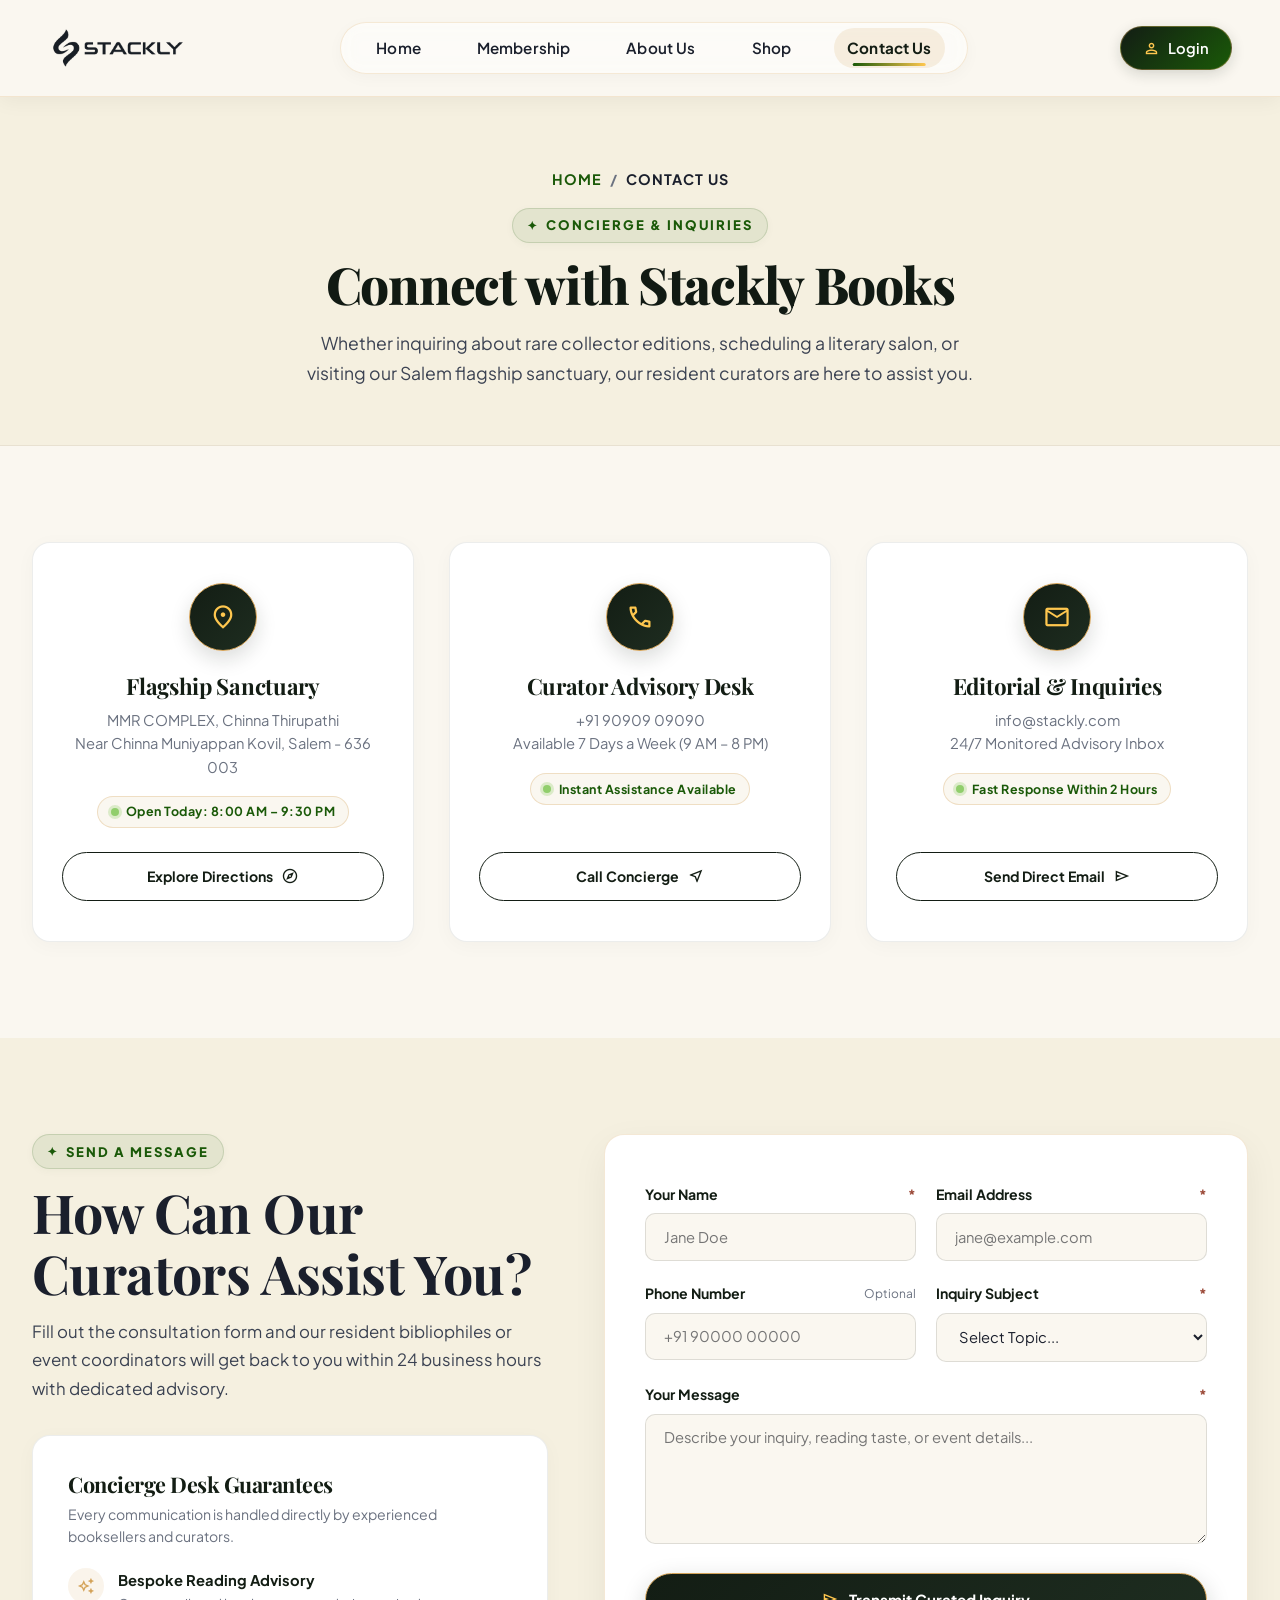
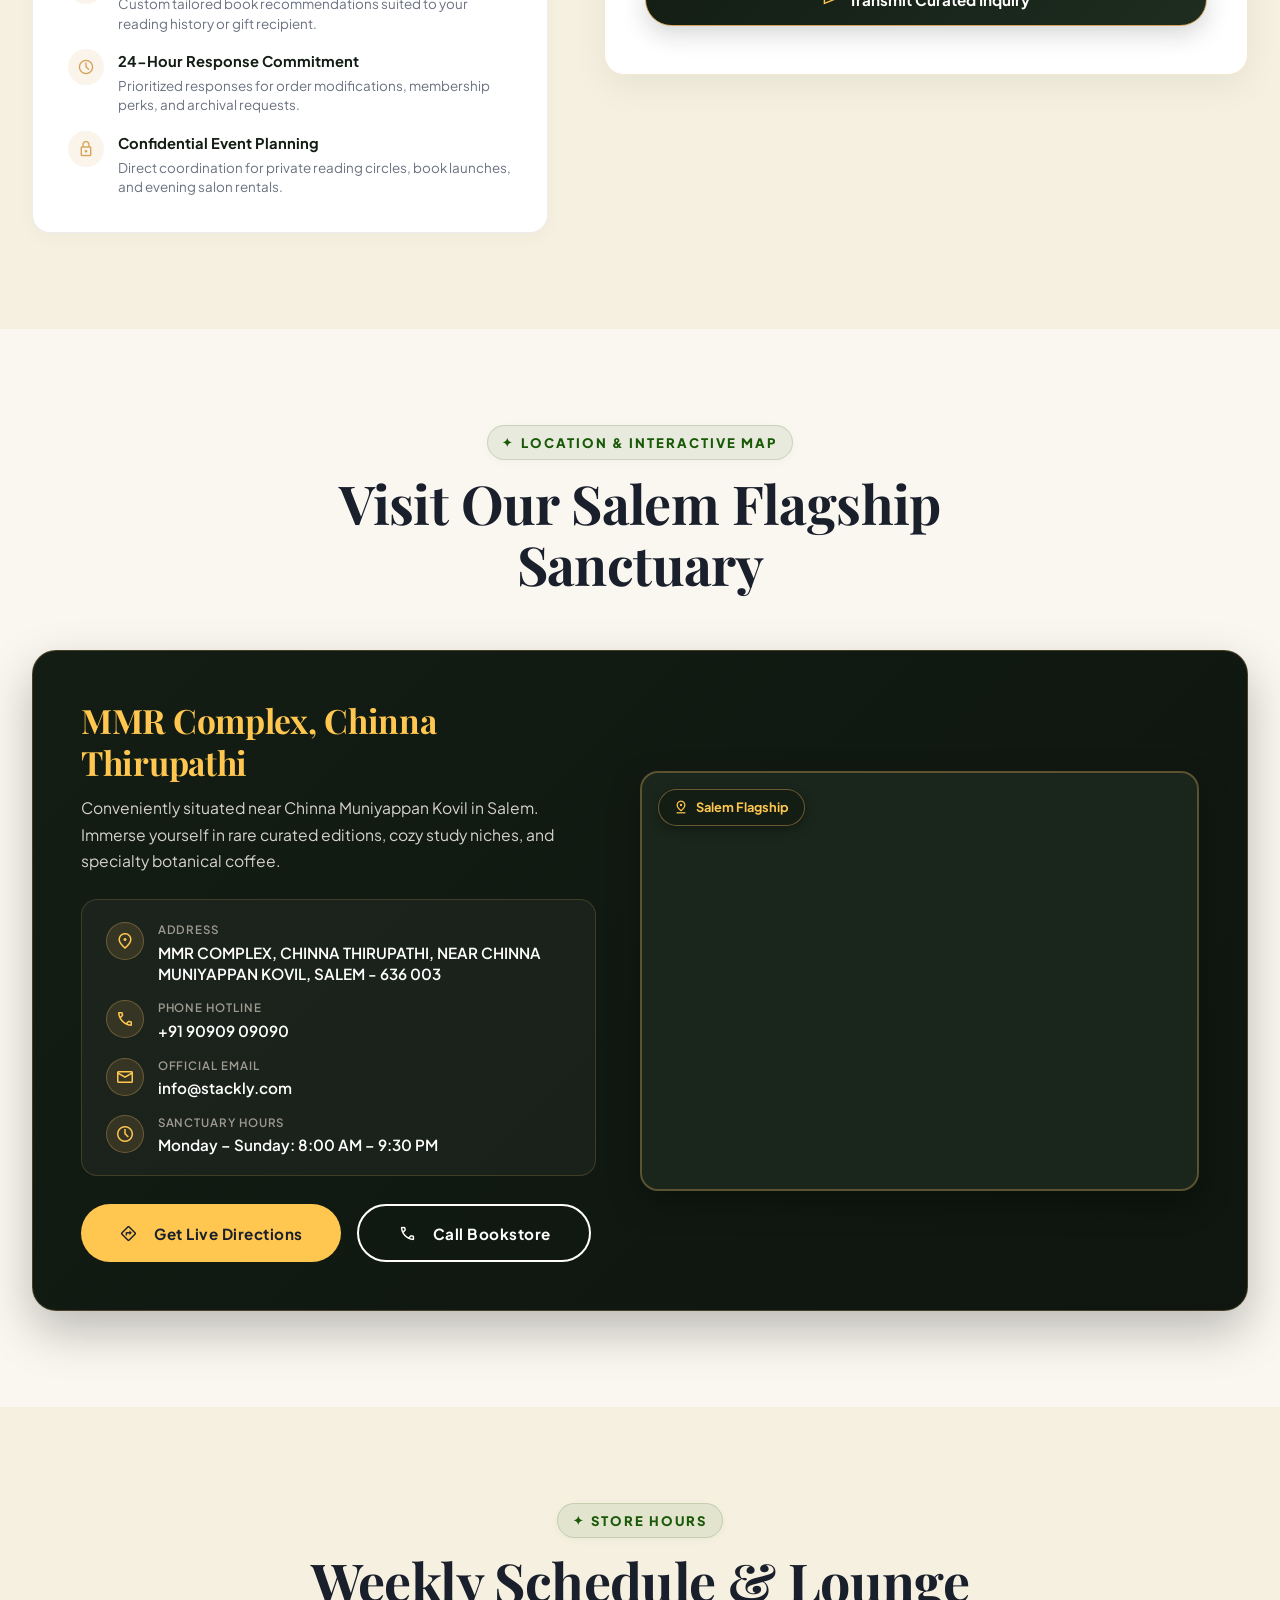
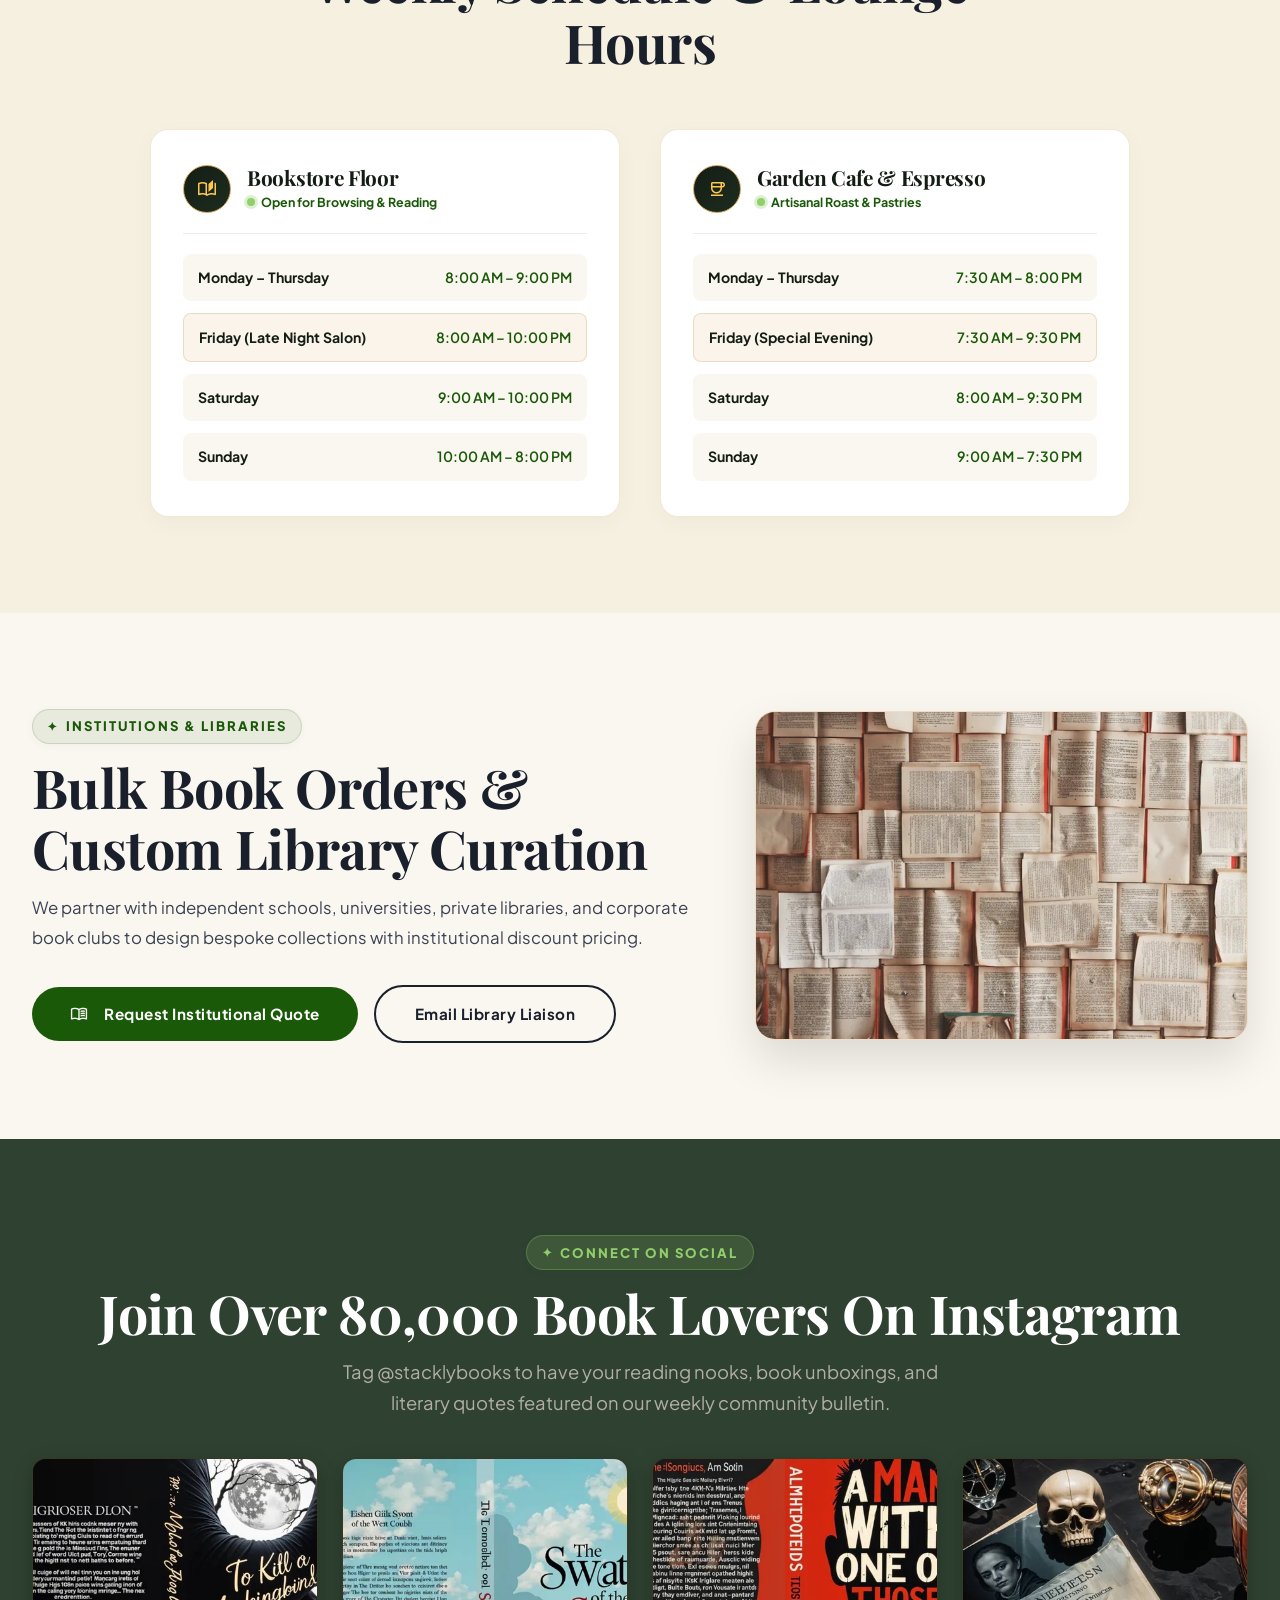
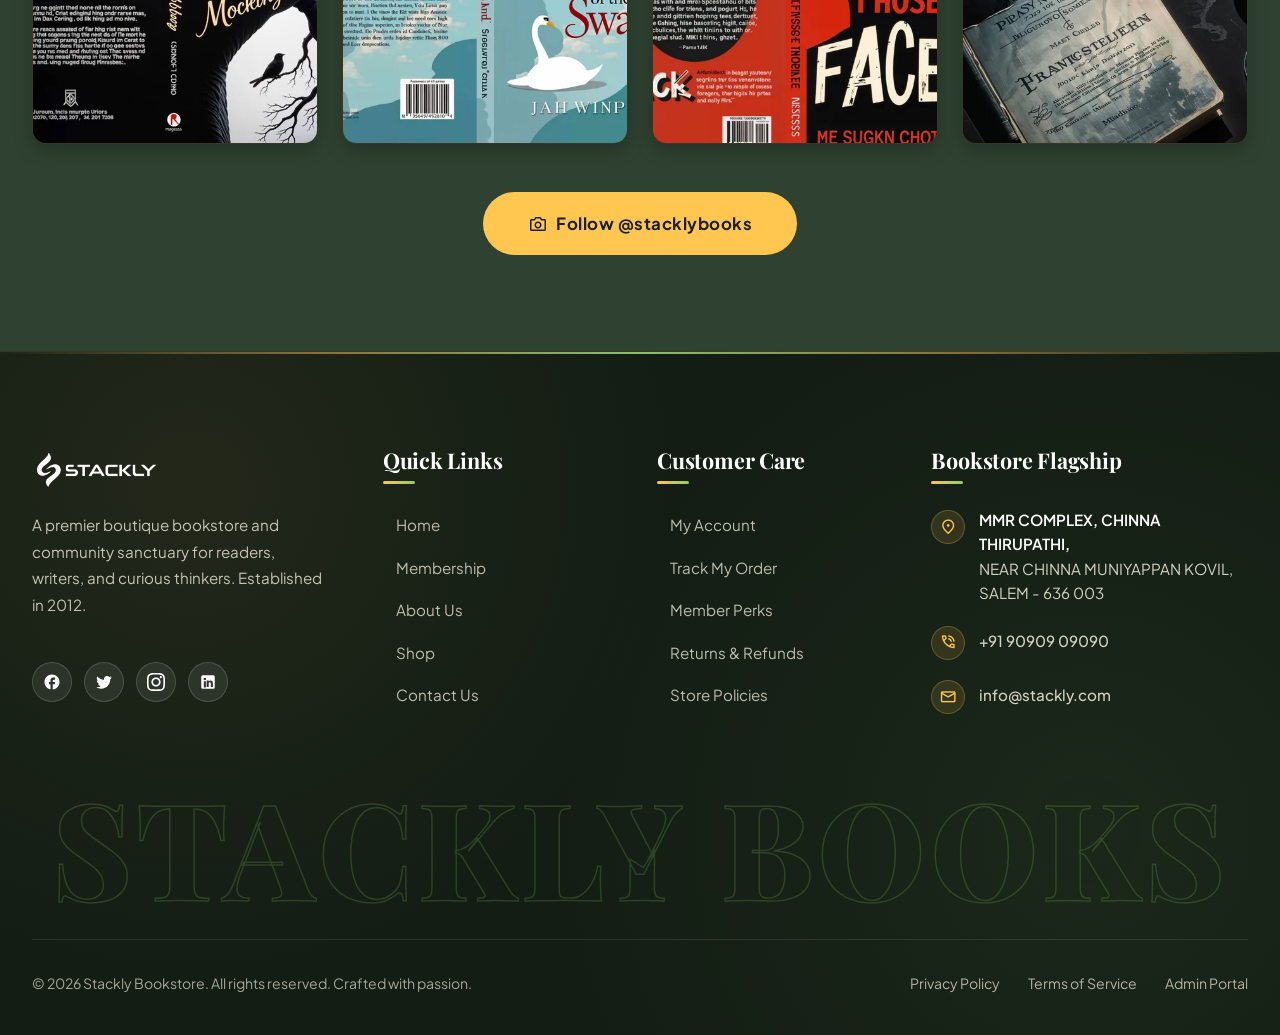
<file: contact.html>
<!DOCTYPE html>
<html lang="en">
<head>
  <meta charset="UTF-8">
  <meta name="viewport" content="width=device-width, initial-scale=1.0">
  <title>Contact Us – Stackly Books</title>
  <link rel="preconnect" href="https://fonts.googleapis.com">
  <link rel="preconnect" href="https://fonts.gstatic.com" crossorigin>
  <link rel="stylesheet" href="https://fonts.googleapis.com/css2?family=Playfair+Display:ital,wght@0,500;0,600;0,700;0,800;0,900;1,400;1,600;1,700&family=Plus+Jakarta+Sans:ital,wght@0,400;0,500;0,600;0,700;0,800;1,400;1,600&display=swap">
  <link rel="stylesheet" href="https://fonts.googleapis.com/css2?family=Material+Symbols+Outlined:opsz,wght,FILL,GRAD@20..48,100..700,0..1,-50..200" />
  <link rel="stylesheet" href="css/style.css">
  <link rel="icon" href="images/logo.webp" type="image/webp">
</head>
<body class="bg-cream">

  <!-- HEADER -->
  <header class="header">
    <div class="header-container">
      <a href="index.html" class="header-logo">
        <img src="images/logo.webp" alt="Stackly Logo">
      </a>

      <nav class="nav-menu">
        <div class="nav-item"><a href="index.html" class="nav-link">Home</a></div>
        <div class="nav-item"><a href="membership.html" class="nav-link">Membership</a></div>
        <div class="nav-item"><a href="about.html" class="nav-link">About Us</a></div>
        <div class="nav-item"><a href="shop.html" class="nav-link">Shop</a></div>
        <div class="nav-item"><a href="contact.html" class="nav-link active">Contact Us</a></div>
      </nav>

      <div class="header-actions">
        <a href="login.html" class="btn-header-login" title="Account Login">
          <span class="material-symbols-outlined">person</span>
          <span>Login</span>
        </a>
        <button class="mobile-nav-toggle" aria-label="Toggle Menu">
          <span></span><span></span><span></span>
        </button>
      </div>
    </div>
  </header>

  <!-- Mobile Drawer (Fullscreen Luxury Menu) -->
  <div class="drawer-overlay"></div>
  <div class="mobile-drawer">
    <div class="drawer-header">
      <a href="index.html" class="header-logo"><img src="images/logo.webp" alt="Stackly Logo"></a>
      <button class="drawer-close-btn" aria-label="Close menu">
        <span class="material-symbols-outlined">close</span>
      </button>
    </div>
    <div class="mobile-drawer-body">
      <ul class="mobile-nav-list">
        <li class="mobile-nav-item"><a href="index.html"><span>Home</span><span class="material-symbols-outlined">chevron_right</span></a></li>
        <li class="mobile-nav-item"><a href="shop.html"><span>Shop Books</span><span class="material-symbols-outlined">chevron_right</span></a></li>
        <li class="mobile-nav-item"><a href="membership.html"><span>Membership Circle</span><span class="material-symbols-outlined">chevron_right</span></a></li>
        <li class="mobile-nav-item"><a href="about.html"><span>About Us</span><span class="material-symbols-outlined">chevron_right</span></a></li>
        <li class="mobile-nav-item"><a href="contact.html"><span>Contact Us</span><span class="material-symbols-outlined">chevron_right</span></a></li>
      </ul>
      <div class="mobile-drawer-footer">
        <a href="login.html" class="mobile-drawer-login-btn">
          <span class="material-symbols-outlined">person</span>
          <span>Sign In / Member Portal</span>
        </a>
        <div class="mobile-drawer-info">
          <span>✦ Rare & Bestselling Books • Free Delivery $35+ ✦</span>
        </div>
      </div>
    </div>
  </div>

  <div class="cart-drawer">
    <div class="cart-drawer-header">
      <h3 style="font-size: 1.5rem; font-weight: 600;">Your Reading Bag</h3>
      <button class="cart-close-btn" aria-label="Close cart">
        <span class="material-symbols-outlined">close</span>
      </button>
    </div>
    <div class="cart-drawer-items"></div>
    <div class="cart-drawer-footer">
      <div class="cart-subtotal">
        <span>Subtotal:</span>
        <span class="cart-subtotal-val">$19.00</span>
      </div>
      <a href="shop.html" class="btn btn-forest" style="width: 100%; margin-bottom: 0.75rem;">Proceed to Checkout</a>
      <a href="shop.html" class="btn btn-outline-dark" style="width: 100%;">Continue Shopping</a>
    </div>
  </div>

  <!-- =========================================================================
       SECTION 1: HERO & BREADCRUMBS
       ========================================================================= -->
  <section class="page-hero">
    <div class="container">
      <div class="breadcrumb-nav">
        <a href="index.html">Home</a> <span>/</span> <span class="current">Contact Us</span>
      </div>
      <span class="section-subtitle">Concierge & Inquiries</span>
      <h1 class="page-hero-title">Connect with Stackly Books</h1>
      <p style="max-width: 680px; margin: 1rem auto 0 auto; color: var(--color-text-body); font-size: 1.1rem; line-height: 1.7;">
        Whether inquiring about rare collector editions, scheduling a literary salon, or visiting our Salem flagship sanctuary, our resident curators are here to assist you.
      </p>
    </div>
  </section>

  <!-- =========================================================================
       SECTION 2: CONTACT INFORMATION CHANNELS (3 Equal Luxury Cards)
       ========================================================================= -->
  <section class="section-padding bg-cream">
    <div class="container">
      <div class="contact-channel-grid">
        <!-- Channel 1: Flagship Store -->
        <div class="contact-channel-card">
          <div class="contact-channel-icon-coin">
            <span class="material-symbols-outlined">location_on</span>
          </div>
          <h3 class="contact-channel-title">Flagship Sanctuary</h3>
          <p class="contact-channel-desc">MMR COMPLEX, Chinna Thirupathi<br>Near Chinna Muniyappan Kovil, Salem - 636 003</p>
          <div class="contact-channel-status">
            <span class="status-indicator-live"></span>
            <span>Open Today: 8:00 AM – 9:30 PM</span>
          </div>
          <a href="404.html" class="btn-channel-action">
            <span>Explore Directions</span>
            <span class="material-symbols-outlined">explore</span>
          </a>
        </div>

        <!-- Channel 2: Phone Advisory -->
        <div class="contact-channel-card">
          <div class="contact-channel-icon-coin">
            <span class="material-symbols-outlined">call</span>
          </div>
          <h3 class="contact-channel-title">Curator Advisory Desk</h3>
          <p class="contact-channel-desc">+91 90909 09090<br>Available 7 Days a Week (9 AM – 8 PM)</p>
          <div class="contact-channel-status">
            <span class="status-indicator-live"></span>
            <span>Instant Assistance Available</span>
          </div>
          <a href="404.html" class="btn-channel-action">
            <span>Call Concierge</span>
            <span class="material-symbols-outlined">near_me</span>
          </a>
        </div>

        <!-- Channel 3: Email & Press -->
        <div class="contact-channel-card">
          <div class="contact-channel-icon-coin">
            <span class="material-symbols-outlined">mail</span>
          </div>
          <h3 class="contact-channel-title">Editorial & Inquiries</h3>
          <p class="contact-channel-desc">info@stackly.com<br>24/7 Monitored Advisory Inbox</p>
          <div class="contact-channel-status">
            <span class="status-indicator-live"></span>
            <span>Fast Response Within 2 Hours</span>
          </div>
          <a href="404.html" class="btn-channel-action">
            <span>Send Direct Email</span>
            <span class="material-symbols-outlined">send</span>
          </a>
        </div>
      </div>
    </div>
  </section>

  <!-- =========================================================================
       SECTION 3: INTERACTIVE CONTACT FORM & DETAILS
       ========================================================================= -->
  <section class="section-padding bg-beige">
    <div class="container">
      <div class="contact-grid">
        <!-- Left Column: Editorial Concierge Guarantee -->
        <div>
          <span class="section-subtitle">Send a Message</span>
          <h2 class="section-title">How Can Our Curators Assist You?</h2>
          <p style="font-size: 1.05rem; color: var(--color-text-body); line-height: 1.7; margin-bottom: 2rem;">
            Fill out the consultation form and our resident bibliophiles or event coordinators will get back to you within 24 business hours with dedicated advisory.
          </p>
          
          <div class="concierge-info-card">
            <h4 style="font-family: var(--font-heading); font-size: 1.35rem; color: var(--color-primary-dark); margin-bottom: 0.35rem;">Concierge Desk Guarantees</h4>
            <p style="font-size: 0.88rem; color: var(--color-text-muted); line-height: 1.6;">Every communication is handled directly by experienced booksellers and curators.</p>
            
            <div class="concierge-feature-list">
              <div class="concierge-feature-item">
                <div class="concierge-feature-icon">
                  <span class="material-symbols-outlined">auto_awesome</span>
                </div>
                <div class="concierge-feature-text">
                  <strong>Bespoke Reading Advisory</strong>
                  <p>Custom tailored book recommendations suited to your reading history or gift recipient.</p>
                </div>
              </div>

              <div class="concierge-feature-item">
                <div class="concierge-feature-icon">
                  <span class="material-symbols-outlined">schedule</span>
                </div>
                <div class="concierge-feature-text">
                  <strong>24-Hour Response Commitment</strong>
                  <p>Prioritized responses for order modifications, membership perks, and archival requests.</p>
                </div>
              </div>

              <div class="concierge-feature-item">
                <div class="concierge-feature-icon">
                  <span class="material-symbols-outlined">lock</span>
                </div>
                <div class="concierge-feature-text">
                  <strong>Confidential Event Planning</strong>
                  <p>Direct coordination for private reading circles, book launches, and evening salon rentals.</p>
                </div>
              </div>
            </div>
          </div>
        </div>

        <!-- Right Column: Form Card -->
        <div class="contact-card-luxury">
          <form id="luxury-contact-form" novalidate onsubmit="return handleContactInquiry(event);">
            <div class="form-group-grid-2">
              <div class="form-group">
                <label class="form-label" for="contactName">
                  <span>Your Name</span>
                  <span style="color: #9C4B3A;">*</span>
                </label>
                <input type="text" id="contactName" class="form-control" placeholder="Jane Doe" oninput="clearContactError('contactName')">
                <div id="contactNameError" class="contact-field-error" style="display: none; color: #E63946; font-size: 0.8rem; margin-top: 0.35rem; font-weight: 600;"></div>
              </div>
              <div class="form-group">
                <label class="form-label" for="contactEmail">
                  <span>Email Address</span>
                  <span style="color: #9C4B3A;">*</span>
                </label>
                <input type="email" id="contactEmail" class="form-control" placeholder="jane@example.com" oninput="clearContactError('contactEmail')">
                <div id="contactEmailError" class="contact-field-error" style="display: none; color: #E63946; font-size: 0.8rem; margin-top: 0.35rem; font-weight: 600;"></div>
              </div>
            </div>

            <div class="form-group-grid-2">
              <div class="form-group">
                <label class="form-label" for="contactPhone">
                  <span>Phone Number</span>
                  <span style="font-size: 0.75rem; color: var(--color-text-muted); font-weight: normal;">Optional</span>
                </label>
                <input type="tel" id="contactPhone" class="form-control" placeholder="+91 90000 00000" oninput="clearContactError('contactPhone')">
                <div id="contactPhoneError" class="contact-field-error" style="display: none; color: #E63946; font-size: 0.8rem; margin-top: 0.35rem; font-weight: 600;"></div>
              </div>
              <div class="form-group">
                <label class="form-label" for="contactSubject">
                  <span>Inquiry Subject</span>
                  <span style="color: #9C4B3A;">*</span>
                </label>
                <select id="contactSubject" class="form-control" onchange="clearContactError('contactSubject')">
                  <option value="">Select Topic...</option>
                  <option value="recommendation">Book Recommendation / Curation</option>
                  <option value="membership">Membership Support & Tier Perks</option>
                  <option value="orders">Online Order Inquiry & Tracking</option>
                  <option value="events">Author Event / Salon Mezzanine Booking</option>
                  <option value="press">Press, Media & Partnerships</option>
                </select>
                <div id="contactSubjectError" class="contact-field-error" style="display: none; color: #E63946; font-size: 0.8rem; margin-top: 0.35rem; font-weight: 600;"></div>
              </div>
            </div>

            <div class="form-group">
              <label class="form-label" for="contactMessage">
                <span>Your Message</span>
                <span style="color: #9C4B3A;">*</span>
              </label>
              <textarea id="contactMessage" class="form-control" placeholder="Describe your inquiry, reading taste, or event details..." oninput="clearContactError('contactMessage')"></textarea>
              <div id="contactMessageError" class="contact-field-error" style="display: none; color: #E63946; font-size: 0.8rem; margin-top: 0.35rem; font-weight: 600;"></div>
            </div>

            <button type="submit" class="btn-submit-inquiry">
              <span class="material-symbols-outlined">send</span>
              <span>Transmit Curated Inquiry</span>
            </button>
          </form>
        </div>
      </div>
    </div>
  </section>

  <!-- =========================================================================
       SECTION 4: LOCATION MAP & SANCTUARY STAGE (Salem Flagship)
       ========================================================================= -->
  <section id="map-section" class="section-padding bg-cream">
    <div class="container">
      <div class="section-header">
        <span class="section-subtitle">Location & Interactive Map</span>
        <h2 class="section-title">Visit Our Salem Flagship Sanctuary</h2>
      </div>

      <div class="flagship-sanctuary-stage">
        <div>
          <h3 class="flagship-location-title">MMR Complex, Chinna Thirupathi</h3>
          <p class="flagship-location-desc">
            Conveniently situated near Chinna Muniyappan Kovil in Salem. Immerse yourself in rare curated editions, cozy study niches, and specialty botanical coffee.
          </p>
          
          <div class="flagship-contact-meta-list">
            <div class="flagship-meta-item">
              <div class="flagship-meta-icon">
                <span class="material-symbols-outlined">location_on</span>
              </div>
              <div class="flagship-meta-text">
                <span class="flagship-meta-label">Address</span>
                <span class="flagship-meta-val">MMR COMPLEX, CHINNA THIRUPATHI, NEAR CHINNA MUNIYAPPAN KOVIL, SALEM - 636 003</span>
              </div>
            </div>

            <div class="flagship-meta-item">
              <div class="flagship-meta-icon">
                <span class="material-symbols-outlined">call</span>
              </div>
              <div class="flagship-meta-text">
                <span class="flagship-meta-label">Phone Hotline</span>
                <a href="404.html" class="flagship-meta-val">+91 90909 09090</a>
              </div>
            </div>

            <div class="flagship-meta-item">
              <div class="flagship-meta-icon">
                <span class="material-symbols-outlined">mail</span>
              </div>
              <div class="flagship-meta-text">
                <span class="flagship-meta-label">Official Email</span>
                <a href="404.html" class="flagship-meta-val">info@stackly.com</a>
              </div>
            </div>

            <div class="flagship-meta-item">
              <div class="flagship-meta-icon">
                <span class="material-symbols-outlined">schedule</span>
              </div>
              <div class="flagship-meta-text">
                <span class="flagship-meta-label">Sanctuary Hours</span>
                <span class="flagship-meta-val">Monday – Sunday: 8:00 AM – 9:30 PM</span>
              </div>
            </div>
          </div>

          <div class="flagship-action-btns">
            <a href="404.html" class="btn btn-primary">
              <span class="material-symbols-outlined" style="font-size: 19px; margin-right: 0.4rem;">directions</span>
              <span>Get Live Directions</span>
            </a>
            <a href="404.html" class="btn btn-outline-white">
              <span class="material-symbols-outlined" style="font-size: 19px; margin-right: 0.4rem;">call</span>
              <span>Call Bookstore</span>
            </a>
          </div>
        </div>

        <div class="map-embed-wrapper">
          <div class="map-floating-badge">
            <span class="material-symbols-outlined" style="font-size: 16px;">pin_drop</span>
            <span>Salem Flagship</span>
          </div>
          <iframe 
            src="https://maps.google.com/maps?q=MMR+COMPLEX,+CHINNA+THIRUPATHI,+SALEM+-+636003&t=&z=16&ie=UTF8&iwloc=&output=embed" 
            allowfullscreen="" 
            loading="lazy" 
            referrerpolicy="no-referrer-when-downgrade" 
            title="Stackly Bookstore Salem Location Map">
          </iframe>
        </div>
      </div>
    </div>
  </section>

  <!-- =========================================================================
       SECTION 5: STORE & CAFE SCHEDULE (2-Column Showcase)
       ========================================================================= -->
  <section class="section-padding bg-beige">
    <div class="container">
      <div class="section-header">
        <span class="section-subtitle">Store Hours</span>
        <h2 class="section-title">Weekly Schedule & Lounge Hours</h2>
      </div>

      <div class="schedule-showcase-grid">
        <!-- Card 1: Bookstore Floor -->
        <div class="schedule-column-card">
          <div class="schedule-header">
            <div class="schedule-header-icon">
              <span class="material-symbols-outlined">auto_stories</span>
            </div>
            <div>
              <h3 class="schedule-header-title">Bookstore Floor</h3>
              <div class="schedule-header-status">
                <span class="status-indicator-live"></span>
                <span>Open for Browsing & Reading</span>
              </div>
            </div>
          </div>
          <div class="schedule-rows-list">
            <div class="schedule-row-item">
              <span class="schedule-day">Monday – Thursday</span>
              <span class="schedule-time">8:00 AM – 9:00 PM</span>
            </div>
            <div class="schedule-row-item highlight">
              <span class="schedule-day">Friday (Late Night Salon)</span>
              <span class="schedule-time">8:00 AM – 10:00 PM</span>
            </div>
            <div class="schedule-row-item">
              <span class="schedule-day">Saturday</span>
              <span class="schedule-time">9:00 AM – 10:00 PM</span>
            </div>
            <div class="schedule-row-item">
              <span class="schedule-day">Sunday</span>
              <span class="schedule-time">10:00 AM – 8:00 PM</span>
            </div>
          </div>
        </div>

        <!-- Card 2: Garden Cafe -->
        <div class="schedule-column-card">
          <div class="schedule-header">
            <div class="schedule-header-icon">
              <span class="material-symbols-outlined">coffee</span>
            </div>
            <div>
              <h3 class="schedule-header-title">Garden Cafe & Espresso</h3>
              <div class="schedule-header-status">
                <span class="status-indicator-live"></span>
                <span>Artisanal Roast & Pastries</span>
              </div>
            </div>
          </div>
          <div class="schedule-rows-list">
            <div class="schedule-row-item">
              <span class="schedule-day">Monday – Thursday</span>
              <span class="schedule-time">7:30 AM – 8:00 PM</span>
            </div>
            <div class="schedule-row-item highlight">
              <span class="schedule-day">Friday (Special Evening)</span>
              <span class="schedule-time">7:30 AM – 9:30 PM</span>
            </div>
            <div class="schedule-row-item">
              <span class="schedule-day">Saturday</span>
              <span class="schedule-time">8:00 AM – 9:30 PM</span>
            </div>
            <div class="schedule-row-item">
              <span class="schedule-day">Sunday</span>
              <span class="schedule-time">9:00 AM – 7:30 PM</span>
            </div>
          </div>
        </div>
      </div>
    </div>
  </section>

  <!-- =========================================================================
       SECTION 6: INSTITUTIONAL & BULK ORDERS BANNER
       ========================================================================= -->
  <section class="section-padding bg-cream institution-section">
    <div class="container">
      <div class="institution-grid">
        <div class="institution-content">
          <span class="section-subtitle">Institutions & Libraries</span>
          <h2 class="section-title">Bulk Book Orders & Custom Library Curation</h2>
          <p class="institution-desc">
            We partner with independent schools, universities, private libraries, and corporate book clubs to design bespoke collections with institutional discount pricing.
          </p>
          <div class="institution-actions">
            <a href="404.html" class="btn btn-forest institution-btn">
              <span class="material-symbols-outlined" style="font-size: 18px; margin-right: 0.4rem;">menu_book</span>
              <span>Request Institutional Quote</span>
            </a>
            <a href="404.html" class="btn btn-outline-dark institution-btn">
              <span>Email Library Liaison</span>
            </a>
          </div>
        </div>
        <div class="institution-visual">
          <div class="institution-img-frame">
            <img src="images/about-reading.webp" alt="Library Curation" class="institution-img">
          </div>
        </div>
      </div>
    </div>
  </section>

  <!-- =========================================================================
       SECTION 7: SOCIAL HUB & COMMUNITY DISPATCH
       ========================================================================= -->
  <section class="section-padding bg-forest" style="text-align: center;">
    <div class="container">
      <span class="section-subtitle light">Connect On Social</span>
      <h2 class="section-title light">Join Over 80,000 Book Lovers On Instagram</h2>
      <p style="color: var(--color-text-light); max-width: 650px; margin: 0 auto 2.5rem auto; font-size: 1.15rem;">
        Tag @stacklybooks to have your reading nooks, book unboxings, and literary quotes featured on our weekly community bulletin.
      </p>

      <div class="instagram-feed-grid">
        <div class="instagram-post-card">
          <img src="images/blog-1.webp" alt="Instagram Post 1" class="instagram-post-img">
          <a href="404.html" class="instagram-overlay">
            <div class="instagram-icon-wrap">ig</div>
            <span style="font-weight: 700; font-size: 0.95rem; margin-bottom: 0.25rem;">@stacklybooks</span>
            <div class="instagram-stats">
              <span class="material-symbols-outlined" style="font-size: 16px;">favorite</span>
              <span>2.4k Likes</span>
            </div>
          </a>
        </div>

        <div class="instagram-post-card">
          <img src="images/blog-2.webp" alt="Instagram Post 2" class="instagram-post-img">
          <a href="404.html" class="instagram-overlay">
            <div class="instagram-icon-wrap">ig</div>
            <span style="font-weight: 700; font-size: 0.95rem; margin-bottom: 0.25rem;">@stacklybooks</span>
            <div class="instagram-stats">
              <span class="material-symbols-outlined" style="font-size: 16px;">favorite</span>
              <span>3.1k Likes</span>
            </div>
          </a>
        </div>

        <div class="instagram-post-card">
          <img src="images/blog-3.webp" alt="Instagram Post 3" class="instagram-post-img">
          <a href="404.html" class="instagram-overlay">
            <div class="instagram-icon-wrap">ig</div>
            <span style="font-weight: 700; font-size: 0.95rem; margin-bottom: 0.25rem;">@stacklybooks</span>
            <div class="instagram-stats">
              <span class="material-symbols-outlined" style="font-size: 16px;">favorite</span>
              <span>1.8k Likes</span>
            </div>
          </a>
        </div>

        <div class="instagram-post-card">
          <img src="images/blog-4.webp" alt="Instagram Post 4" class="instagram-post-img">
          <a href="404.html" class="instagram-overlay">
            <div class="instagram-icon-wrap">ig</div>
            <span style="font-weight: 700; font-size: 0.95rem; margin-bottom: 0.25rem;">@stacklybooks</span>
            <div class="instagram-stats">
              <span class="material-symbols-outlined" style="font-size: 16px;">favorite</span>
              <span>4.2k Likes</span>
            </div>
          </a>
        </div>
      </div>

      <a href="404.html" class="btn btn-primary btn-lg" style="display: inline-flex; align-items: center; gap: 0.5rem;">
        <span class="material-symbols-outlined">photo_camera</span>
        <span>Follow @stacklybooks</span>
      </a>
    </div>
  </section>

  <!-- FOOTER -->
  <footer class="footer">
    <div class="container">
      <div class="footer-grid">
        <div class="footer-brand-col">
          <a href="index.html" class="footer-logo" aria-label="Stackly Home">
            <img src="images/logo.webp" alt="Stackly Logo">
          </a>
          <p class="footer-text">
            A premier boutique bookstore and community sanctuary for readers, writers, and curious thinkers. Established in 2012.
          </p>
          <div class="footer-social-links">
            <a href="404.html" class="footer-social-link" title="Facebook" aria-label="Facebook">
              <svg viewBox="0 0 24 24"><path d="M22 12c0-5.52-4.48-10-10-10S2 6.48 2 12c0 4.84 3.44 8.87 8 9.8V15H8v-3h2V9.5C10 7.57 11.57 6 13.5 6H16v3h-2c-.55 0-1 .45-1 1v2h3v3h-3v6.95C18.05 21.45 22 17.19 22 12z"/></svg>
            </a>
            <a href="404.html" class="footer-social-link" title="Twitter" aria-label="Twitter">
              <svg viewBox="0 0 24 24"><path d="M22.46 6c-.77.35-1.6.58-2.46.69.88-.53 1.56-1.37 1.88-2.38-.83.5-1.75.85-2.72 1.05C18.37 4.5 17.26 4 16 4c-2.35 0-4.27 1.92-4.27 4.29 0 .34.04.67.11.98C8.28 9.09 5.11 7.38 3 4.79c-.37.63-.58 1.37-.58 2.15 0 1.49.75 2.81 1.91 3.56-.71 0-1.37-.2-1.95-.5v.05c0 2.08 1.48 3.82 3.44 4.21a4.22 4.22 0 0 1-1.93.07 4.28 4.28 0 0 0 4 2.98 8.521 8.521 0 0 1-5.33 1.84c-.34 0-.68-.02-1.02-.06C3.44 20.29 5.7 21 8.12 21 16 21 20.33 14.46 20.33 8.79c0-.19 0-.37-.01-.56.84-.6 1.56-1.36 2.14-2.23z"/></svg>
            </a>
            <a href="404.html" class="footer-social-link" title="Instagram" aria-label="Instagram">
              <svg viewBox="0 0 24 24"><path d="M12 2.163c3.204 0 3.584.012 4.85.07 3.252.148 4.771 1.691 4.919 4.919.058 1.265.069 1.645.069 4.849 0 3.205-.012 3.584-.069 4.849-.149 3.225-1.664 4.771-4.919 4.919-1.266.058-1.644.07-4.85.07-3.204 0-3.584-.012-4.849-.07-3.26-.149-4.771-1.699-4.919-4.92-.058-1.265-.07-1.644-.07-4.849 0-3.204.013-3.583.07-4.849.149-3.227 1.664-4.771 4.919-4.919 1.266-.057 1.645-.069 4.849-.069zm0-2.163c-3.259 0-3.667.014-4.947.072-4.358.2-6.78 2.618-6.98 6.98-.059 1.281-.073 1.689-.073 4.948 0 3.259.014 3.668.072 4.948.2 4.358 2.618 6.78 6.98 6.98 1.281.058 1.689.072 4.948.072 3.259 0 3.668-.014 4.948-.072 4.354-.2 6.782-2.618 6.979-6.98.059-1.28.073-1.689.073-4.948 0-3.259-.014-3.667-.072-4.947-.196-4.354-2.617-6.78-6.979-6.98-1.281-.059-1.69-.073-4.949-.073zm0 5.838c-3.403 0-6.162 2.759-6.162 6.162s2.759 6.163 6.162 6.163 6.162-2.759 6.162-6.163c0-3.403-2.759-6.162-6.162-6.162zm0 10.162c-2.209 0-4-1.79-4-4 0-2.209 1.791-4 4-4s4 1.791 4 4c0 2.21-1.791 4-4 4zm6.406-11.845c-.796 0-1.441.645-1.441 1.44s.645 1.44 1.441 1.44c.795 0 1.439-.645 1.439-1.44s-.644-1.44-1.439-1.44z"/></svg>
            </a>
            <a href="404.html" class="footer-social-link" title="LinkedIn" aria-label="LinkedIn">
              <svg viewBox="0 0 24 24"><path d="M19 3a2 2 0 0 1 2 2v14a2 2 0 0 1-2 2H5a2 2 0 0 1-2-2V5a2 2 0 0 1 2-2h14m-.5 15.5v-5.3a3.26 3.26 0 0 0-3.26-3.26c-.85 0-1.84.52-2.28 1.3v-1.11h-2.79v8.37h2.79v-4.93c0-.77.62-1.4 1.39-1.4a1.4 1.4 0 0 1 1.4 1.4v4.93h2.75M6.46 10.9v8.37H9.2V10.9H6.46M7.83 6.2a1.65 1.65 0 0 0-1.66 1.66 1.66 1.66 0 0 0 1.66 1.65 1.66 1.66 0 0 0 1.65-1.65A1.66 1.66 0 0 0 7.83 6.2z"/></svg>
            </a>
          </div>
        </div>

        <div>
          <h4 class="footer-col-title">Quick Links</h4>
          <ul class="footer-links">
            <li><a href="index.html">Home</a></li>
            <li><a href="membership.html">Membership</a></li>
            <li><a href="about.html">About Us</a></li>
            <li><a href="shop.html">Shop</a></li>
            <li><a href="contact.html">Contact Us</a></li>
          </ul>
        </div>

        <div>
          <h4 class="footer-col-title">Customer Care</h4>
          <ul class="footer-links">
            <li><a href="404.html">My Account</a></li>
            <li><a href="404.html">Track My Order</a></li>
            <li><a href="404.html">Member Perks</a></li>
            <li><a href="404.html">Returns & Refunds</a></li>
            <li><a href="404.html">Store Policies</a></li>
          </ul>
        </div>

        <div class="footer-contact-col">
          <h4 class="footer-col-title">Bookstore Flagship</h4>
          <div class="footer-contact-list">
            <div class="footer-contact-entry">
              <span class="material-symbols-outlined footer-contact-icon">location_on</span>
              <div class="footer-contact-desc">
                <strong>MMR COMPLEX, CHINNA THIRUPATHI,</strong><br>
                <span>NEAR CHINNA MUNIYAPPAN KOVIL,</span><br>
                <span>SALEM - 636 003</span>
              </div>
            </div>
            <div class="footer-contact-entry">
              <span class="material-symbols-outlined footer-contact-icon">phone_in_talk</span>
              <a href="404.html" class="footer-contact-action">+91 90909 09090</a>
            </div>
            <div class="footer-contact-entry">
              <span class="material-symbols-outlined footer-contact-icon">mail</span>
              <a href="404.html" class="footer-contact-action">info@stackly.com</a>
            </div>
          </div>
        </div>
      </div>

      <div class="footer-big-brand">STACKLY BOOKS</div>

      <div class="footer-bottom">
        <div>© 2026 Stackly Bookstore. All rights reserved. Crafted with passion.</div>
        <div class="footer-bottom-links">
          <a href="404.html">Privacy Policy</a>
          <a href="404.html">Terms of Service</a>
          <a href="404.html">Admin Portal</a>
        </div>
      </div>
    </div>
  </footer>

  <script src="js/main.js"></script>
</body>
</html>
</file>
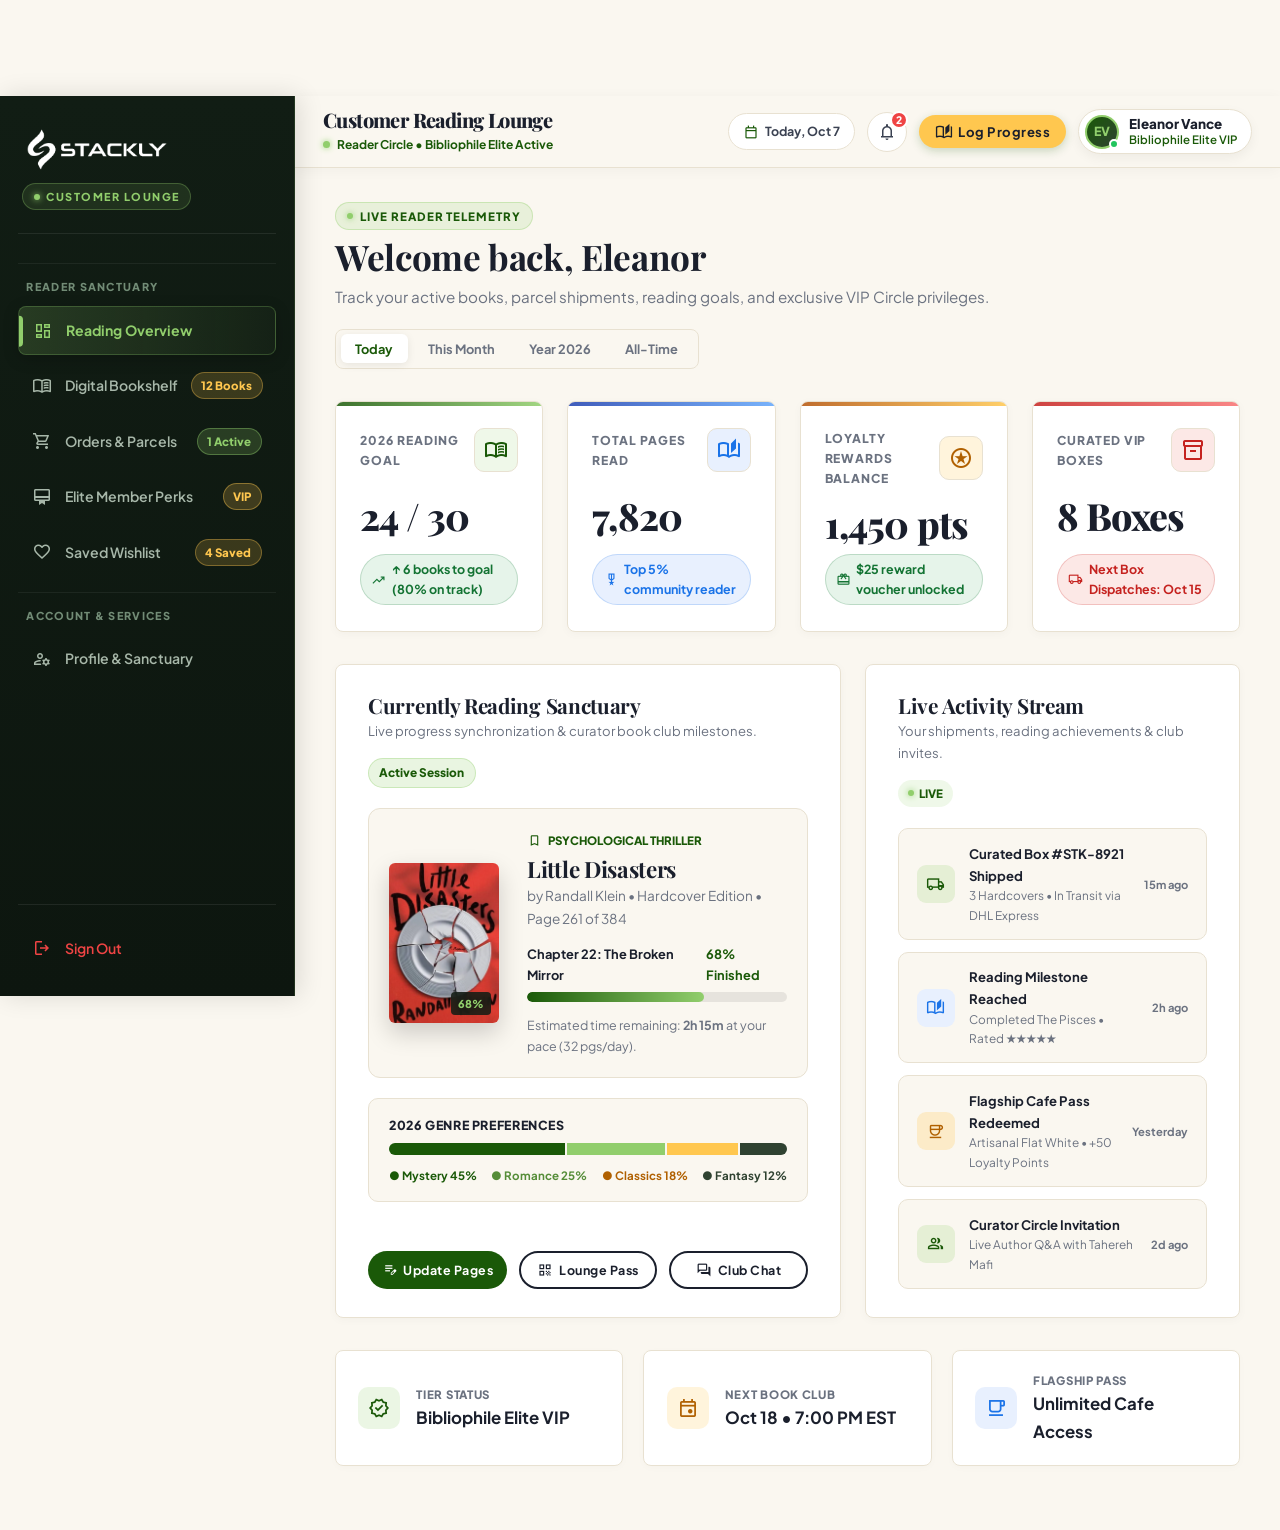
<file: customer-dashboard.html>
<!DOCTYPE html>
<html lang="en">
<head>
  <meta charset="UTF-8">
  <meta name="viewport" content="width=device-width, initial-scale=1.0">
  <title>Customer Reading Lounge – Stackly Books</title>
  <link rel="stylesheet" href="css/style.css">
  <link rel="icon" href="images/logo.webp" type="image/webp">
  <style>
    .form-control.is-invalid {
      border-color: #ef4444 !important;
      box-shadow: 0 0 0 3px rgba(239, 68, 68, 0.18) !important;
      background-color: #fff8f8 !important;
    }
    .form-control.is-valid {
      border-color: #22c55e !important;
      box-shadow: 0 0 0 3px rgba(34, 197, 94, 0.15) !important;
      background-color: #f7fff8 !important;
    }
    .dashboard-field-error {
      display: none;
      align-items: center;
      gap: 0.35rem;
      color: #dc2626;
      font-size: 0.76rem;
      font-weight: 700;
      margin-top: 0.35rem;
      animation: fieldErrFadeIn 0.2s ease-in-out forwards;
    }
    .dashboard-field-error.visible {
      display: flex;
    }
    @keyframes fieldErrFadeIn {
      from { opacity: 0; transform: translateY(-3px); }
      to { opacity: 1; transform: translateY(0); }
    }
  </style>
</head>
<body class="bg-cream">

  <!-- Log Reading Progress Modal -->
  <div id="log-progress-modal" class="modal-overlay">
    <div class="modal-card" style="max-width: 560px; display: block; border-radius: 16px; border: 1px solid var(--color-border); box-shadow: 0 25px 60px rgba(0,0,0,0.25);">
      <button class="modal-close-btn" onclick="closeLogProgressModal()" title="Close Modal">✕</button>
      <div style="display: flex; align-items: center; gap: 0.75rem; margin-bottom: 0.5rem;">
        <span class="material-symbols-outlined" style="color: var(--color-primary); font-size: 28px;">auto_stories</span>
        <h3 style="font-size: 1.6rem; margin: 0; font-family: var(--font-heading);">Update Reading Log</h3>
      </div>
      <p style="color: var(--color-text-muted); font-size: 0.88rem; margin-bottom: 1.5rem;">Record your daily reading pace, bookmark pages, and share thoughts with your club.</p>
      
      <form id="customer-progress-form" onsubmit="handleUpdateProgress(event)">
        <div class="form-group" style="text-align: left; margin-bottom: 1rem;">
          <label class="form-label" style="font-size: 0.8rem; font-weight: 700;">Select Book Volume *</label>
          <select id="progress-book-select" class="form-control" style="border-radius: 8px;" required>
            <option value="Little Disasters" selected>Little Disasters (Randall Klein) – Hardcover</option>
            <option value="The Pisces">The Pisces (Melissa Broder)</option>
            <option value="These Infinite Threads">These Infinite Threads (Tahereh Mafi)</option>
            <option value="Gulliver's Travels">Gulliver's Travels (Jonathan Swift)</option>
          </select>
        </div>

        <div style="display: grid; grid-template-columns: 1fr 1fr; gap: 1rem; text-align: left; margin-bottom: 1rem;">
          <div class="form-group">
            <label class="form-label" style="font-size: 0.8rem; font-weight: 700;">Current Page *</label>
            <input type="number" id="progress-current-page" class="form-control" placeholder="e.g. 280" min="1" max="384" required style="border-radius: 8px;">
          </div>
          <div class="form-group">
            <label class="form-label" style="font-size: 0.8rem; font-weight: 700;">Total Pages</label>
            <input type="number" id="progress-total-pages" class="form-control" placeholder="384" value="384" readonly style="border-radius: 8px; background: #f3eee3;">
          </div>
        </div>

        <div class="form-group" style="text-align: left; margin-bottom: 1rem;">
          <label class="form-label" style="font-size: 0.8rem; font-weight: 700;">Reading Status</label>
          <select id="progress-status" class="form-control" style="border-radius: 8px;">
            <option value="reading" selected>Currently Reading</option>
            <option value="completed">Completed / Finished</option>
            <option value="paused">On Temporary Hold</option>
          </select>
        </div>

        <div class="form-group" style="text-align: left; margin-bottom: 1.5rem;">
          <label class="form-label" style="font-size: 0.8rem; font-weight: 700;">Curator & Journal Notes (Optional)</label>
          <textarea id="progress-notes" class="form-control" rows="3" placeholder="Chapter 18 revelation was completely unexpected..." style="border-radius: 8px; resize: none;"></textarea>
        </div>

        <button type="submit" class="btn btn-forest" style="width: 100%; padding: 0.85rem; font-size: 0.95rem; font-weight: 700; border-radius: 8px;">
          Save Reading Progress
        </button>
      </form>
    </div>
  </div>

  <!-- VIP Lounge Pass QR Modal -->
  <div id="vip-qr-modal" class="modal-overlay">
    <div class="modal-card" style="max-width: 480px; display: block; border-radius: 16px; border: 1px solid var(--color-border); box-shadow: 0 25px 60px rgba(0,0,0,0.25); text-align: center;">
      <button class="modal-close-btn" onclick="closeVipQrModal()" title="Close Modal">✕</button>
      
      <div style="display: inline-flex; align-items: center; justify-content: center; width: 64px; height: 64px; border-radius: 50%; background: rgba(145, 206, 108, 0.2); color: var(--color-primary); margin-bottom: 1rem;">
        <span class="material-symbols-outlined" style="font-size: 32px;">qr_code_2</span>
      </div>

      <h3 style="font-size: 1.6rem; margin-bottom: 0.35rem; font-family: var(--font-heading);">Bibliophile Elite Lounge Pass</h3>
      <p style="color: var(--color-text-muted); font-size: 0.88rem; margin-bottom: 1.5rem;">Present this digital badge at any Stackly Flagship Cafe for complimentary coffee and 25% in-store discount.</p>

      <!-- Digital Pass Card Box -->
      <div style="background: linear-gradient(145deg, #1A5908 0%, #111d14 100%); color: var(--color-white); padding: 1.75rem; border-radius: 14px; border: 1px solid rgba(145, 206, 108, 0.3); box-shadow: 0 10px 25px rgba(0,0,0,0.25); margin-bottom: 1.5rem; text-align: left;">
        <div style="display: flex; justify-content: space-between; align-items: center; margin-bottom: 1.25rem;">
          <div>
            <div style="font-size: 0.72rem; text-transform: uppercase; letter-spacing: 0.12em; color: var(--color-accent-lime); font-weight: 800;">STACKLY READER CIRCLE</div>
            <strong style="font-size: 1.15rem; font-family: var(--font-heading);" id="qrModalUserName">Eleanor Vance</strong>
          </div>
          <span style="background: var(--color-accent-lime); color: #131d14; font-size: 0.68rem; font-weight: 800; padding: 0.25rem 0.65rem; border-radius: 100px;">VIP ELITE</span>
        </div>

        <!-- Simulated QR Pattern Visualizer -->
        <div style="background: #ffffff; padding: 1rem; border-radius: 10px; width: 140px; height: 140px; margin: 0 auto 1.25rem auto; display: flex; align-items: center; justify-content: center; box-shadow: 0 4px 12px rgba(0,0,0,0.2);">
          <span class="material-symbols-outlined" style="font-size: 110px; color: #111d14;">qr_code_2</span>
        </div>

        <div style="display: flex; justify-content: space-between; font-size: 0.78rem; border-top: 1px solid rgba(255,255,255,0.15); padding-top: 0.75rem;">
          <span style="color: rgba(255,255,255,0.7);">Member ID: <strong style="color: #fff;">#VIP-8829-EV</strong></span>
          <span style="color: var(--color-accent-lime);">Pass: Valid 2026-2027</span>
        </div>
      </div>

      <button class="btn btn-outline-dark" onclick="closeVipQrModal()" style="width: 100%; padding: 0.75rem; border-radius: 8px;">
        Close Pass
      </button>
    </div>
  </div>

  <!-- MAIN DASHBOARD LAYOUT -->
  <div class="dashboard-layout">
    
    <!-- Mobile Sidebar Backdrop Overlay -->
    <div class="dashboard-mobile-overlay" id="dashboardOverlay" onclick="toggleMobileSidebar()"></div>

    <!-- ANIMATED SIDE MENU BAR (Sticky / Fixed Navigation) -->
    <aside class="dashboard-sidebar" id="dashboardSidebar">
      <!-- Brand Header -->
      <div class="dashboard-sidebar-header">
        <a href="customer-dashboard.html" onclick="window.location.reload(); return false;" class="dashboard-brand-box" title="Click to refresh dashboard">
          <img src="images/logo.webp" alt="Stackly Bookstore Logo" class="dashboard-header-logo-img">
          <div class="dashboard-admin-subbadge" style="color: var(--color-accent-lime); background: rgba(145, 206, 108, 0.12); border-color: rgba(145, 206, 108, 0.3);">
            <span class="subbadge-dot"></span>
            <span>CUSTOMER LOUNGE</span>
          </div>
        </a>
        <button class="dashboard-sidebar-close-btn" onclick="toggleMobileSidebar()" title="Close Navigation Menu">
          <span class="material-symbols-outlined">close</span>
        </button>
      </div>

      <!-- Navigation Links with Interactive Tab Switching & Slide Animations -->
      <nav class="dashboard-nav">
        <div class="dashboard-nav-section-title">Reader Sanctuary</div>
        
        <a href="javascript:void(0)" class="dashboard-nav-link active" id="nav-overview" onclick="switchDashboardTab('overview')">
          <span class="material-symbols-outlined">dashboard</span>
          <span>Reading Overview</span>
        </a>
        
        <a href="javascript:void(0)" class="dashboard-nav-link" id="nav-bookshelf" onclick="switchDashboardTab('bookshelf')">
          <span class="material-symbols-outlined">menu_book</span>
          <span>Digital Bookshelf</span>
          <span class="dashboard-nav-badge" id="sidebar-shelf-count">12 Books</span>
        </a>
        
        <a href="javascript:void(0)" class="dashboard-nav-link" id="nav-orders" onclick="switchDashboardTab('orders')">
          <span class="material-symbols-outlined">shopping_cart</span>
          <span>Orders & Parcels</span>
          <span class="dashboard-nav-badge" id="sidebar-orders-badge" style="background: rgba(145, 206, 108, 0.2); color: var(--color-accent-lime); border-color: rgba(145, 206, 108, 0.4);">1 Active</span>
        </a>
        
        <a href="javascript:void(0)" class="dashboard-nav-link" id="nav-membership" onclick="switchDashboardTab('membership')">
          <span class="material-symbols-outlined">card_membership</span>
          <span>Elite Member Perks</span>
          <span class="dashboard-nav-badge" style="background: rgba(255, 199, 79, 0.2); color: var(--color-accent-gold); border-color: rgba(255, 199, 79, 0.4);">VIP</span>
        </a>

        <a href="javascript:void(0)" class="dashboard-nav-link" id="nav-wishlist" onclick="switchDashboardTab('wishlist')">
          <span class="material-symbols-outlined">favorite</span>
          <span>Saved Wishlist</span>
          <span class="dashboard-nav-badge" id="sidebar-wishlist-count">4 Saved</span>
        </a>

        <div class="dashboard-nav-section-title">Account & Services</div>

        <a href="javascript:void(0)" class="dashboard-nav-link" id="nav-profile" onclick="switchDashboardTab('profile')">
          <span class="material-symbols-outlined">manage_accounts</span>
          <span>Profile & Sanctuary</span>
        </a>

        <!-- Sidebar Footer -->
        <div class="dashboard-sidebar-footer">
          <a href="login.html" class="dashboard-nav-link" style="color: #ef4444;">
            <span class="material-symbols-outlined">logout</span>
            <span>Sign Out</span>
          </a>
        </div>
      </nav>
    </aside>

    <!-- MAIN CONTENT AREA WITH FIXED HEADER BAR -->
    <main class="dashboard-main">
      
      <!-- FIXED HEADER MENU BAR (Matches Admin Pattern) -->
      <header class="dashboard-fixed-header">
        <!-- Left Side: Title & Status Indicator -->
        <div class="dashboard-header-left">
          <button class="dashboard-icon-btn dashboard-mobile-toggle" onclick="toggleMobileSidebar()" title="Toggle Sidebar">
            <span class="material-symbols-outlined">menu</span>
          </button>

          <div class="dashboard-header-title-box">
            <h2 class="dashboard-header-main-title" id="headerTitle">Customer Reading Lounge</h2>
            <div class="dashboard-header-status-pill">
              <span class="status-live-dot"></span>
              <span>Reader Circle • Bibliophile Elite Active</span>
            </div>
          </div>
        </div>

        <!-- Right Side: Date, Notification, Quick Action, and User Profile Pill -->
        <div class="dashboard-header-right">
          <!-- Live Date Badge -->
          <div class="dashboard-date-badge">
            <span class="material-symbols-outlined" style="font-size: 16px; color: var(--color-primary);">calendar_today</span>
            <span>Today, Oct 7</span>
          </div>

          <!-- Notification Bell -->
          <button class="dashboard-icon-btn" onclick="window.location.href='404.html'" title="Notifications">
            <span class="material-symbols-outlined">notifications</span>
            <span class="dashboard-icon-badge">2</span>
          </button>

          <!-- Primary Update Reading Log Button -->
          <button class="btn btn-primary btn-sm dashboard-header-add-btn" onclick="window.location.href='404.html'">
            <span class="material-symbols-outlined" style="font-size: 18px;">auto_stories</span>
            <span>Log Progress</span>
          </button>

          <!-- Entered User Profile Pill (Dynamic Sync with Login) -->
          <div class="dashboard-user-badge" id="customerUserBadge" onclick="window.location.href='404.html'" title="Customer Profile" style="cursor: pointer;">
            <div class="dashboard-avatar-container">
              <div class="dashboard-user-avatar-initials" id="customerHeaderAvatar">EV</div>
              <span class="user-online-dot"></span>
            </div>
            <div class="dashboard-user-info">
              <strong class="dashboard-user-name" id="customerHeaderName">Eleanor Vance</strong>
              <span class="dashboard-user-role" id="customerHeaderEmail">Bibliophile Elite VIP</span>
            </div>
          </div>
        </div>
      </header>

      <!-- DASHBOARD MAIN BODY CONTENT -->
      <div class="dashboard-main-content">
        
        <!-- SECTION 1: DASHBOARD OVERVIEW -->
        <section id="section-overview" class="dashboard-section active">
          
          <!-- Section Header & Filter Alignment -->
          <div style="display: flex; justify-content: space-between; align-items: flex-end; margin-bottom: 2rem; flex-wrap: wrap; gap: 1.25rem;">
            <div>
              <div style="display: inline-flex; align-items: center; gap: 0.45rem; font-size: 0.72rem; font-weight: 800; letter-spacing: 0.08em; text-transform: uppercase; color: var(--color-primary); background: rgba(145, 206, 108, 0.16); border: 1px solid rgba(145, 206, 108, 0.35); padding: 0.22rem 0.7rem; border-radius: 100px; margin-bottom: 0.4rem;">
                <span class="status-live-dot" style="width: 6px; height: 6px;"></span>
                <span>Live Reader Telemetry</span>
              </div>
              <h1 style="font-size: 2.2rem; margin-bottom: 0.35rem; font-family: var(--font-heading); color: var(--color-text-dark); letter-spacing: -0.01em;">
                Welcome back, <span id="welcomeUserName">Eleanor</span>
              </h1>
              <p style="color: var(--color-text-muted); font-size: 0.95rem; margin: 0;">
                Track your active books, parcel shipments, reading goals, and exclusive VIP Circle privileges.
              </p>
            </div>
            
            <div class="dashboard-tab-filters">
              <button class="dashboard-tab-btn active" onclick="setKpiPeriod(this, 'Today')">Today</button>
              <button class="dashboard-tab-btn" onclick="setKpiPeriod(this, 'This Month')">This Month</button>
              <button class="dashboard-tab-btn" onclick="setKpiPeriod(this, 'Year 2026')">Year 2026</button>
              <button class="dashboard-tab-btn" onclick="setKpiPeriod(this, 'All-Time')">All-Time</button>
            </div>
          </div>

          <!-- 4 Stat Metric Cards (Animated, Beautiful Top Accent Lines, Aligned Trend Badges) -->
          <div class="stats-grid-4">
            
            <!-- Stat Card 1: 2026 Reading Goal -->
            <div class="stat-card card-accent-green">
              <div class="stat-card-header">
                <span class="stat-label">2026 Reading Goal</span>
                <div class="stat-icon" style="background: rgba(145, 206, 108, 0.15); color: #1a5908;">
                  <span class="material-symbols-outlined" style="font-size: 24px;">menu_book</span>
                </div>
              </div>
              <div class="stat-val" id="stat-goal">24 / 30</div>
              <div class="stat-trend-chip trend-positive">
                <span class="material-symbols-outlined" style="font-size: 15px;">trending_up</span>
                <span>↑ 6 books to goal (80% on track)</span>
              </div>
            </div>

            <!-- Stat Card 2: Pages Read -->
            <div class="stat-card card-accent-blue">
              <div class="stat-card-header">
                <span class="stat-label">Total Pages Read</span>
                <div class="stat-icon" style="background: #E8F0FE; color: #1A73E8;">
                  <span class="material-symbols-outlined" style="font-size: 24px;">auto_stories</span>
                </div>
              </div>
              <div class="stat-val" id="stat-pages">7,820</div>
              <div class="stat-trend-chip trend-info">
                <span class="material-symbols-outlined" style="font-size: 15px;">military_tech</span>
                <span>Top 5% community reader</span>
              </div>
            </div>

            <!-- Stat Card 3: Loyalty Rewards Balance -->
            <div class="stat-card card-accent-gold">
              <div class="stat-card-header">
                <span class="stat-label">Loyalty Rewards Balance</span>
                <div class="stat-icon" style="background: rgba(255, 199, 79, 0.2); color: #B06000;">
                  <span class="material-symbols-outlined" style="font-size: 24px;">stars</span>
                </div>
              </div>
              <div class="stat-val" id="stat-points">1,450 pts</div>
              <div class="stat-trend-chip trend-positive">
                <span class="material-symbols-outlined" style="font-size: 15px;">redeem</span>
                <span>$25 reward voucher unlocked</span>
              </div>
            </div>

            <!-- Stat Card 4: Monthly VIP Boxes -->
            <div class="stat-card card-accent-coral">
              <div class="stat-card-header">
                <span class="stat-label">Curated VIP Boxes</span>
                <div class="stat-icon" style="background: #FCE8E6; color: #C5221F;">
                  <span class="material-symbols-outlined" style="font-size: 24px;">inventory_2</span>
                </div>
              </div>
              <div class="stat-val" id="stat-boxes">8 Boxes</div>
              <div class="stat-trend-chip trend-warning">
                <span class="material-symbols-outlined" style="font-size: 15px;">local_shipping</span>
                <span>Next Box Dispatches: Oct 15</span>
              </div>
            </div>

          </div>

          <!-- Middle Row: Currently Reading Spotlight + Real-time Reader Activity Feed -->
          <div class="dashboard-overview-grid" style="display: grid; grid-template-columns: 1.35fr 1fr; gap: 1.5rem; margin-bottom: 2rem;">
            
            <!-- Currently Reading Showcase Card -->
            <div class="dashboard-table-card" style="margin-bottom: 0; display: flex; flex-direction: column; justify-content: space-between;">
              <div>
                <div class="table-header-row" style="margin-bottom: 1.25rem;">
                  <div>
                    <h3 style="font-size: 1.3rem; font-family: var(--font-heading); color: var(--color-text-dark); margin-bottom: 0.2rem;">
                      Currently Reading Sanctuary
                    </h3>
                    <p style="font-size: 0.82rem; color: var(--color-text-muted); margin: 0;">Live progress synchronization & curator book club milestones.</p>
                  </div>
                  <span style="font-size: 0.74rem; font-weight: 800; color: var(--color-primary); background: rgba(145, 206, 108, 0.2); padding: 0.28rem 0.65rem; border-radius: 100px; border: 1px solid rgba(145, 206, 108, 0.35);">
                    Active Session
                  </span>
                </div>

                <!-- Book Media Highlight Layout -->
                <div style="display: flex; gap: 1.75rem; align-items: center; background: var(--color-bg-cream); padding: 1.25rem; border-radius: 12px; border: 1px solid var(--color-border); margin-bottom: 1.25rem;">
                  <div style="position: relative; flex-shrink: 0;">
                    <img src="images/book-1.webp" alt="Little Disasters" style="width: 110px; height: 160px; object-fit: cover; border-radius: 6px; box-shadow: 0 10px 24px rgba(0,0,0,0.18);">
                    <span style="position: absolute; bottom: 8px; right: 8px; background: rgba(17,29,20,0.85); backdrop-filter: blur(4px); color: var(--color-accent-lime); font-size: 0.68rem; font-weight: 800; padding: 0.15rem 0.45rem; border-radius: 4px;">68%</span>
                  </div>

                  <div style="flex: 1; min-width: 0;">
                    <div style="display: inline-flex; align-items: center; gap: 0.35rem; font-size: 0.72rem; font-weight: 800; color: var(--color-primary); margin-bottom: 0.25rem;">
                      <span class="material-symbols-outlined" style="font-size: 15px;">bookmark</span>
                      <span>PSYCHOLOGICAL THRILLER</span>
                    </div>
                    <h3 style="font-size: 1.4rem; font-family: var(--font-heading); margin-bottom: 0.2rem; color: var(--color-text-dark);">Little Disasters</h3>
                    <p style="font-size: 0.85rem; color: var(--color-text-muted); margin-bottom: 0.85rem;">by Randall Klein • Hardcover Edition • Page 261 of 384</p>
                    
                    <!-- Progress Bar -->
                    <div style="margin-bottom: 0.85rem;">
                      <div style="display: flex; justify-content: space-between; font-size: 0.8rem; font-weight: 700; margin-bottom: 0.35rem;">
                        <span style="color: var(--color-text-dark);">Chapter 22: The Broken Mirror</span>
                        <span style="color: var(--color-primary);">68% Finished</span>
                      </div>
                      <div class="genre-bar-track" style="height: 10px; background: rgba(0,0,0,0.08); border-radius: 5px;">
                        <div class="genre-bar-fill" style="background: linear-gradient(90deg, #1A5908 0%, #91CE6C 100%); width: 68%;"></div>
                      </div>
                    </div>

                    <div style="font-size: 0.78rem; color: var(--color-text-muted);">
                      Estimated time remaining: <strong>2h 15m</strong> at your pace (32 pgs/day).
                    </div>
                  </div>
                </div>

                <!-- Genre Breakdown Bar for Customer -->
                <div style="background: var(--color-bg-cream); padding: 1rem 1.25rem; border-radius: 10px; border: 1px solid var(--color-border);">
                  <div style="font-size: 0.78rem; font-weight: 800; color: var(--color-text-dark); margin-bottom: 0.5rem; text-transform: uppercase; letter-spacing: 0.05em;">2026 Genre Preferences</div>
                  <div style="display: flex; height: 12px; border-radius: 6px; overflow: hidden; gap: 2px; margin-bottom: 0.65rem;">
                    <div style="background: #1A5908; width: 45%;" title="Mystery & Thrillers 45%"></div>
                    <div style="background: #91CE6C; width: 25%;" title="Romance & Drama 25%"></div>
                    <div style="background: #FFC74F; width: 18%;" title="Classics 18%"></div>
                    <div style="background: #2F4231; width: 12%;" title="Sci-Fi & Fantasy 12%"></div>
                  </div>
                  <div style="display: flex; justify-content: space-between; font-size: 0.72rem; color: var(--color-text-muted); font-weight: 700;">
                    <span style="color: #1A5908;">● Mystery 45%</span>
                    <span style="color: #558d38;">● Romance 25%</span>
                    <span style="color: #B06000;">● Classics 18%</span>
                    <span style="color: #2F4231;">● Fantasy 12%</span>
                  </div>
                </div>
              </div>

              <!-- Quick Reader Actions -->
              <div style="display: grid; grid-template-columns: repeat(3, 1fr); gap: 0.75rem; margin-top: 1rem;">
                <button class="btn btn-sm btn-forest" onclick="window.location.href='404.html'" style="font-size: 0.78rem; padding: 0.55rem; display: flex; align-items: center; justify-content: center; gap: 0.35rem;">
                  <span class="material-symbols-outlined" style="font-size: 16px;">edit_note</span>
                  <span>Update Pages</span>
                </button>
                <button class="btn btn-sm btn-outline-dark" onclick="window.location.href='404.html'" style="font-size: 0.78rem; padding: 0.55rem; display: flex; align-items: center; justify-content: center; gap: 0.35rem;">
                  <span class="material-symbols-outlined" style="font-size: 16px;">qr_code</span>
                  <span>Lounge Pass</span>
                </button>
                <button class="btn btn-sm btn-outline-dark" onclick="window.location.href='404.html'" style="font-size: 0.78rem; padding: 0.55rem; display: flex; align-items: center; justify-content: center; gap: 0.35rem;">
                  <span class="material-symbols-outlined" style="font-size: 16px;">forum</span>
                  <span>Club Chat</span>
                </button>
              </div>
            </div>

            <!-- Real-time Reader Activity Feed -->
            <div class="dashboard-table-card" style="margin-bottom: 0;">
              <div class="table-header-row">
                <div>
                  <h3 style="font-size: 1.3rem; font-family: var(--font-heading); color: var(--color-text-dark); margin-bottom: 0.2rem;">
                    Live Activity Stream
                  </h3>
                  <p style="font-size: 0.82rem; color: var(--color-text-muted); margin: 0;">Your shipments, reading achievements & club invites.</p>
                </div>
                <div style="display: flex; align-items: center; gap: 0.35rem; font-size: 0.72rem; font-weight: 800; color: #1a5908; background: rgba(145, 206, 108, 0.15); padding: 0.25rem 0.6rem; border-radius: 100px;">
                  <span class="status-live-dot" style="width: 6px; height: 6px;"></span>
                  <span>LIVE</span>
                </div>
              </div>

              <div class="activity-feed-list">
                <div class="activity-item">
                  <div class="activity-icon green"><span class="material-symbols-outlined" style="font-size: 19px;">local_shipping</span></div>
                  <div style="flex: 1; min-width: 0;">
                    <div style="font-weight: 700; font-size: 0.82rem; color: var(--color-text-dark);">Curated Box #STK-8921 Shipped</div>
                    <div style="color: var(--color-text-muted); font-size: 0.74rem;">3 Hardcovers • In Transit via DHL Express</div>
                  </div>
                  <span style="font-size: 0.7rem; color: var(--color-text-muted); font-weight: 700; white-space: nowrap;">15m ago</span>
                </div>

                <div class="activity-item">
                  <div class="activity-icon blue"><span class="material-symbols-outlined" style="font-size: 19px;">auto_stories</span></div>
                  <div style="flex: 1; min-width: 0;">
                    <div style="font-weight: 700; font-size: 0.82rem; color: var(--color-text-dark);">Reading Milestone Reached</div>
                    <div style="color: var(--color-text-muted); font-size: 0.74rem;">Completed The Pisces • Rated ★★★★★</div>
                  </div>
                  <span style="font-size: 0.7rem; color: var(--color-text-muted); font-weight: 700; white-space: nowrap;">2h ago</span>
                </div>

                <div class="activity-item">
                  <div class="activity-icon gold"><span class="material-symbols-outlined" style="font-size: 19px;">coffee</span></div>
                  <div style="flex: 1; min-width: 0;">
                    <div style="font-weight: 700; font-size: 0.82rem; color: var(--color-text-dark);">Flagship Cafe Pass Redeemed</div>
                    <div style="color: var(--color-text-muted); font-size: 0.74rem;">Artisanal Flat White • +50 Loyalty Points</div>
                  </div>
                  <span style="font-size: 0.7rem; color: var(--color-text-muted); font-weight: 700; white-space: nowrap;">Yesterday</span>
                </div>

                <div class="activity-item">
                  <div class="activity-icon green"><span class="material-symbols-outlined" style="font-size: 19px;">group</span></div>
                  <div style="flex: 1; min-width: 0;">
                    <div style="font-weight: 700; font-size: 0.82rem; color: var(--color-text-dark);">Curator Circle Invitation</div>
                    <div style="color: var(--color-text-muted); font-size: 0.74rem;">Live Author Q&A with Tahereh Mafi</div>
                  </div>
                  <span style="font-size: 0.7rem; color: var(--color-text-muted); font-weight: 700; white-space: nowrap;">2d ago</span>
                </div>
              </div>
            </div>

          </div>

          <!-- Bottom Operational Highlights Row -->
          <div class="overview-subcards-grid">
            <div class="overview-subcard">
              <div style="width: 42px; height: 42px; border-radius: 10px; background: rgba(145, 206, 108, 0.18); color: #1a5908; display: flex; align-items: center; justify-content: center; flex-shrink: 0;">
                <span class="material-symbols-outlined" style="font-size: 22px;">verified</span>
              </div>
              <div>
                <div style="font-size: 0.72rem; text-transform: uppercase; letter-spacing: 0.06em; color: var(--color-text-muted); font-weight: 800;">Tier Status</div>
                <strong style="font-size: 1.05rem; color: var(--color-text-dark);">Bibliophile Elite VIP</strong>
              </div>
            </div>

            <div class="overview-subcard">
              <div style="width: 42px; height: 42px; border-radius: 10px; background: rgba(255, 199, 79, 0.2); color: #B06000; display: flex; align-items: center; justify-content: center; flex-shrink: 0;">
                <span class="material-symbols-outlined" style="font-size: 22px;">event</span>
              </div>
              <div>
                <div style="font-size: 0.72rem; text-transform: uppercase; letter-spacing: 0.06em; color: var(--color-text-muted); font-weight: 800;">Next Book Club</div>
                <strong style="font-size: 1.05rem; color: var(--color-text-dark);">Oct 18 • 7:00 PM EST</strong>
              </div>
            </div>

            <div class="overview-subcard">
              <div style="width: 42px; height: 42px; border-radius: 10px; background: #E8F0FE; color: #1A73E8; display: flex; align-items: center; justify-content: center; flex-shrink: 0;">
                <span class="material-symbols-outlined" style="font-size: 22px;">local_cafe</span>
              </div>
              <div>
                <div style="font-size: 0.72rem; text-transform: uppercase; letter-spacing: 0.06em; color: var(--color-text-muted); font-weight: 800;">Flagship Pass</div>
                <strong style="font-size: 1.05rem; color: var(--color-text-dark);">Unlimited Cafe Access</strong>
              </div>
            </div>
          </div>

        </section>

        <!-- SECTION 2: DIGITAL BOOKSHELF -->
        <section id="section-bookshelf" class="dashboard-section">
          <div class="dashboard-table-card">
            <div class="table-header-row">
              <div>
                <h3 style="font-size: 1.5rem; font-family: var(--font-heading); color: var(--color-text-dark); margin-bottom: 0.2rem;">
                  Digital Bookshelf & Personal Library
                </h3>
                <p style="font-size: 0.85rem; color: var(--color-text-muted); margin: 0;">
                  Your curated collection of active reads, finished volumes, and wishlist bookmarks.
                </p>
              </div>
              
              <div style="display: flex; align-items: center; gap: 0.75rem; flex-wrap: wrap;">
                <!-- Filter Pills -->
                <div class="dashboard-tab-filters">
                  <button class="dashboard-tab-btn active" onclick="filterBookshelf('all', this)">All (12)</button>
                  <button class="dashboard-tab-btn" onclick="filterBookshelf('reading', this)">Currently Reading (2)</button>
                  <button class="dashboard-tab-btn" onclick="filterBookshelf('completed', this)">Completed (8)</button>
                  <button class="dashboard-tab-btn" onclick="filterBookshelf('want', this)">Want to Read (2)</button>
                </div>

                <button class="btn btn-sm btn-forest" onclick="window.location.href='404.html'" style="display: flex; align-items: center; gap: 0.35rem;">
                  <span class="material-symbols-outlined" style="font-size: 16px;">add</span>
                  <span>Log New Volume</span>
                </button>
              </div>
            </div>

            <!-- Bookshelf Grid -->
            <div class="product-grid-4" id="customerBookshelfGrid">
              
              <!-- Book 1: Little Disasters -->
              <div class="product-card" data-shelf-status="reading" style="display: flex; flex-direction: column; justify-content: space-between;">
                <div>
                  <div class="product-thumb-wrap" style="position: relative;">
                    <img src="images/book-1.webp" alt="Little Disasters">
                    <span style="position: absolute; top: 10px; right: 10px; background: var(--color-primary); color: #fff; font-size: 0.7rem; font-weight: 800; padding: 0.2rem 0.6rem; border-radius: 100px;">READING</span>
                  </div>
                  <h4 style="font-size: 1.15rem; margin-top: 0.75rem; margin-bottom: 0.2rem;">Little Disasters</h4>
                  <div style="font-size: 0.82rem; color: var(--color-text-muted); margin-bottom: 0.6rem;">Randall Klein • Hardcover</div>
                  
                  <!-- Reading progress track -->
                  <div style="margin-bottom: 0.75rem;">
                    <div style="display: flex; justify-content: space-between; font-size: 0.75rem; font-weight: 700; margin-bottom: 0.2rem;">
                      <span>Pg 261 / 384</span>
                      <span style="color: var(--color-primary);">68%</span>
                    </div>
                    <div class="genre-bar-track" style="height: 6px;"><div class="genre-bar-fill" style="width: 68%;"></div></div>
                  </div>
                </div>
                <div style="display: flex; gap: 0.5rem; margin-top: 0.5rem;">
                  <button class="btn btn-sm btn-forest" style="flex: 1; padding: 0.4rem;" onclick="window.location.href='404.html'">Update Log</button>
                  <button class="btn btn-sm btn-outline-dark" style="padding: 0.4rem 0.6rem;" onclick="window.location.href='404.html'"><span class="material-symbols-outlined" style="font-size: 16px;">forum</span></button>
                </div>
              </div>

              <!-- Book 2: The Pisces -->
              <div class="product-card" data-shelf-status="completed" style="display: flex; flex-direction: column; justify-content: space-between;">
                <div>
                  <div class="product-thumb-wrap" style="position: relative;">
                    <img src="images/book-2.webp" alt="The Pisces">
                    <span style="position: absolute; top: 10px; right: 10px; background: #22c55e; color: #fff; font-size: 0.7rem; font-weight: 800; padding: 0.2rem 0.6rem; border-radius: 100px;">COMPLETED</span>
                  </div>
                  <h4 style="font-size: 1.15rem; margin-top: 0.75rem; margin-bottom: 0.2rem;">The Pisces</h4>
                  <div style="font-size: 0.82rem; color: var(--color-text-muted); margin-bottom: 0.6rem;">Melissa Broder • Paperback</div>
                  <div style="color: #f59e0b; font-size: 0.9rem; margin-bottom: 0.75rem;">★★★★★ <span style="color: var(--color-text-muted); font-size: 0.75rem;">(5.0)</span></div>
                </div>
                <button class="btn btn-sm btn-outline-dark" style="width: 100%; padding: 0.4rem;" onclick="window.location.href='404.html'">View Review</button>
              </div>

              <!-- Book 3: Gulliver's Travels -->
              <div class="product-card" data-shelf-status="completed" style="display: flex; flex-direction: column; justify-content: space-between;">
                <div>
                  <div class="product-thumb-wrap" style="position: relative;">
                    <img src="images/book-3.webp" alt="Gulliver's Travels">
                    <span style="position: absolute; top: 10px; right: 10px; background: #22c55e; color: #fff; font-size: 0.7rem; font-weight: 800; padding: 0.2rem 0.6rem; border-radius: 100px;">COMPLETED</span>
                  </div>
                  <h4 style="font-size: 1.15rem; margin-top: 0.75rem; margin-bottom: 0.2rem;">Gulliver’s Travels</h4>
                  <div style="font-size: 0.82rem; color: var(--color-text-muted); margin-bottom: 0.6rem;">Jonathan Swift • Collector Ed.</div>
                  <div style="color: #f59e0b; font-size: 0.9rem; margin-bottom: 0.75rem;">★★★★☆ <span style="color: var(--color-text-muted); font-size: 0.75rem;">(4.0)</span></div>
                </div>
                <button class="btn btn-sm btn-outline-dark" style="width: 100%; padding: 0.4rem;" onclick="window.location.href='404.html'">View Review</button>
              </div>

              <!-- Book 4: These Infinite Threads -->
              <div class="product-card" data-shelf-status="completed" style="display: flex; flex-direction: column; justify-content: space-between;">
                <div>
                  <div class="product-thumb-wrap" style="position: relative;">
                    <img src="images/book-9.webp" alt="These Infinite Threads">
                    <span style="position: absolute; top: 10px; right: 10px; background: #22c55e; color: #fff; font-size: 0.7rem; font-weight: 800; padding: 0.2rem 0.6rem; border-radius: 100px;">COMPLETED</span>
                  </div>
                  <h4 style="font-size: 1.15rem; margin-top: 0.75rem; margin-bottom: 0.2rem;">These Infinite Threads</h4>
                  <div style="font-size: 0.82rem; color: var(--color-text-muted); margin-bottom: 0.6rem;">Tahereh Mafi • Hardcover</div>
                  <div style="color: #f59e0b; font-size: 0.9rem; margin-bottom: 0.75rem;">★★★★★ <span style="color: var(--color-text-muted); font-size: 0.75rem;">(5.0)</span></div>
                </div>
                <button class="btn btn-sm btn-outline-dark" style="width: 100%; padding: 0.4rem;" onclick="window.location.href='404.html'">View Review</button>
              </div>

              <!-- Book 5: Not In Love -->
              <div class="product-card" data-shelf-status="reading" style="display: flex; flex-direction: column; justify-content: space-between;">
                <div>
                  <div class="product-thumb-wrap" style="position: relative;">
                    <img src="images/book-5.webp" alt="Not In Love">
                    <span style="position: absolute; top: 10px; right: 10px; background: var(--color-primary); color: #fff; font-size: 0.7rem; font-weight: 800; padding: 0.2rem 0.6rem; border-radius: 100px;">READING</span>
                  </div>
                  <h4 style="font-size: 1.15rem; margin-top: 0.75rem; margin-bottom: 0.2rem;">Not In Love</h4>
                  <div style="font-size: 0.82rem; color: var(--color-text-muted); margin-bottom: 0.6rem;">Ali Hazelwood • STEM Romance</div>
                  
                  <div style="margin-bottom: 0.75rem;">
                    <div style="display: flex; justify-content: space-between; font-size: 0.75rem; font-weight: 700; margin-bottom: 0.2rem;">
                      <span>Pg 85 / 384</span>
                      <span style="color: var(--color-primary);">22%</span>
                    </div>
                    <div class="genre-bar-track" style="height: 6px;"><div class="genre-bar-fill" style="width: 22%;"></div></div>
                  </div>
                </div>
                <div style="display: flex; gap: 0.5rem; margin-top: 0.5rem;">
                  <button class="btn btn-sm btn-forest" style="flex: 1; padding: 0.4rem;" onclick="window.location.href='404.html'">Update Log</button>
                  <button class="btn btn-sm btn-outline-dark" style="padding: 0.4rem 0.6rem;" onclick="window.location.href='404.html'"><span class="material-symbols-outlined" style="font-size: 16px;">forum</span></button>
                </div>
              </div>

              <!-- Book 6: The Blood Between Us -->
              <div class="product-card" data-shelf-status="want" style="display: flex; flex-direction: column; justify-content: space-between;">
                <div>
                  <div class="product-thumb-wrap" style="position: relative;">
                    <img src="images/book-4.webp" alt="The Blood Between Us">
                    <span style="position: absolute; top: 10px; right: 10px; background: var(--color-accent-gold); color: #111d14; font-size: 0.7rem; font-weight: 800; padding: 0.2rem 0.6rem; border-radius: 100px;">QUEUE</span>
                  </div>
                  <h4 style="font-size: 1.15rem; margin-top: 0.75rem; margin-bottom: 0.2rem;">The Blood Between Us</h4>
                  <div style="font-size: 0.82rem; color: var(--color-text-muted); margin-bottom: 0.6rem;">Zac Brewer • Mystery Thriller</div>
                  <div style="color: var(--color-text-muted); font-size: 0.8rem; margin-bottom: 0.75rem;">In Next Up Reading Queue</div>
                </div>
                <button class="btn btn-sm btn-forest" style="width: 100%; padding: 0.4rem;" onclick="window.location.href='404.html'">Start Reading</button>
              </div>

              <!-- Book 7: A Witch's Guide -->
              <div class="product-card" data-shelf-status="completed" style="display: flex; flex-direction: column; justify-content: space-between;">
                <div>
                  <div class="product-thumb-wrap" style="position: relative;">
                    <img src="images/book-6.webp" alt="A Witch's Guide">
                    <span style="position: absolute; top: 10px; right: 10px; background: #22c55e; color: #fff; font-size: 0.7rem; font-weight: 800; padding: 0.2rem 0.6rem; border-radius: 100px;">COMPLETED</span>
                  </div>
                  <h4 style="font-size: 1.15rem; margin-top: 0.75rem; margin-bottom: 0.2rem;">A Witch’s Guide</h4>
                  <div style="font-size: 0.82rem; color: var(--color-text-muted); margin-bottom: 0.6rem;">Aaron Blabey • Hardcover</div>
                  <div style="color: #f59e0b; font-size: 0.9rem; margin-bottom: 0.75rem;">★★★★★ <span style="color: var(--color-text-muted); font-size: 0.75rem;">(4.8)</span></div>
                </div>
                <button class="btn btn-sm btn-outline-dark" style="width: 100%; padding: 0.4rem;" onclick="window.location.href='404.html'">View Review</button>
              </div>

              <!-- Book 8: Tween Night -->
              <div class="product-card" data-shelf-status="want" style="display: flex; flex-direction: column; justify-content: space-between;">
                <div>
                  <div class="product-thumb-wrap" style="position: relative;">
                    <img src="images/book-12.webp" alt="Tween Night">
                    <span style="position: absolute; top: 10px; right: 10px; background: var(--color-accent-gold); color: #111d14; font-size: 0.7rem; font-weight: 800; padding: 0.2rem 0.6rem; border-radius: 100px;">QUEUE</span>
                  </div>
                  <h4 style="font-size: 1.15rem; margin-top: 0.75rem; margin-bottom: 0.2rem;">Tween Night</h4>
                  <div style="font-size: 0.82rem; color: var(--color-text-muted); margin-bottom: 0.6rem;">Sarah J. Maas • Epic Fantasy</div>
                  <div style="color: var(--color-text-muted); font-size: 0.8rem; margin-bottom: 0.75rem;">Arriving in October Boxset</div>
                </div>
                <button class="btn btn-sm btn-forest" style="width: 100%; padding: 0.4rem;" onclick="window.location.href='404.html'">Start Reading</button>
              </div>

            </div>
          </div>
        </section>

        <!-- SECTION 3: ORDERS & SHIPMENTS -->
        <section id="section-orders" class="dashboard-section">
          <div class="dashboard-table-card">
            <div class="table-header-row">
              <div>
                <h3 style="font-size: 1.5rem; font-family: var(--font-heading); color: var(--color-text-dark); margin-bottom: 0.2rem;">
                  My Orders & Curated Parcels
                </h3>
                <p style="font-size: 0.85rem; color: var(--color-text-muted); margin: 0;">
                  Track real-time dispatches, monthly subscription boxsets, and purchase receipts.
                </p>
              </div>
              
              <div style="display: flex; gap: 0.5rem; flex-wrap: wrap;">
                <button class="btn btn-sm btn-forest" onclick="filterOrdersByStatus('all', this)">All (4)</button>
                <button class="btn btn-sm btn-outline-dark" onclick="filterOrdersByStatus('shipped', this)">Shipped (1)</button>
                <button class="btn btn-sm btn-outline-dark" onclick="filterOrdersByStatus('completed', this)">Delivered (3)</button>
                <button class="btn btn-sm btn-outline-dark" onclick="window.location.href='404.html'">
                  <span class="material-symbols-outlined" style="font-size: 16px;">download</span>
                  <span>Export History</span>
                </button>
              </div>
            </div>

            <div style="overflow-x: auto;">
              <table class="custom-table">
                <thead>
                  <tr>
                    <th>Order #</th>
                    <th>Parcel Description</th>
                    <th>Order Date</th>
                    <th>Total Paid</th>
                    <th>Fulfillment Status</th>
                    <th style="text-align: right;">Actions</th>
                  </tr>
                </thead>
                <tbody id="customer-orders-table-body">
                  <tr data-status="shipped">
                    <td><strong style="color: var(--color-primary); font-family: monospace; font-size: 0.9rem;">#STK-8921</strong></td>
                    <td>
                      <div style="display: flex; align-items: center; gap: 0.75rem;">
                        <img src="images/membership-box.webp" alt="Box" style="width: 38px; height: 38px; object-fit: cover; border-radius: 6px;">
                        <div>
                          <strong>October Curated Member Box</strong>
                          <div style="font-size: 0.75rem; color: var(--color-text-muted);">3 Collector Editions + Wax Sealed Letter</div>
                        </div>
                      </div>
                    </td>
                    <td>Oct 1, 2026</td>
                    <td><strong style="color: var(--color-primary);">$0.00</strong> <span style="font-size: 0.75rem; color: var(--color-text-muted);">(VIP Perk)</span></td>
                    <td><span class="status-pill shipped"><span class="material-symbols-outlined" style="font-size: 12px;">local_shipping</span> Shipped via DHL</span></td>
                    <td style="text-align: right;">
                      <button class="btn btn-sm btn-forest" style="padding: 0.28rem 0.75rem; font-size: 0.78rem;" onclick="window.location.href='404.html'">Track Parcel</button>
                    </td>
                  </tr>

                  <tr data-status="completed">
                    <td><strong style="color: var(--color-primary); font-family: monospace; font-size: 0.9rem;">#STK-8419</strong></td>
                    <td>
                      <div style="display: flex; align-items: center; gap: 0.75rem;">
                        <img src="images/book-2.webp" alt="The Pisces" style="width: 32px; height: 44px; object-fit: cover; border-radius: 4px;">
                        <div>
                          <strong>The Pisces & Not In Love</strong>
                          <div style="font-size: 0.75rem; color: var(--color-text-muted);">Signed Author Editions • Hardcover</div>
                        </div>
                      </div>
                    </td>
                    <td>Sep 14, 2026</td>
                    <td><strong>$73.00</strong></td>
                    <td><span class="status-pill completed"><span class="material-symbols-outlined" style="font-size: 12px;">check_circle</span> Delivered</span></td>
                    <td style="text-align: right;">
                      <button class="btn btn-sm btn-outline-dark" style="padding: 0.28rem 0.75rem; font-size: 0.78rem;" onclick="window.location.href='404.html'">Download PDF</button>
                    </td>
                  </tr>

                  <tr data-status="completed">
                    <td><strong style="color: var(--color-primary); font-family: monospace; font-size: 0.9rem;">#STK-7932</strong></td>
                    <td>
                      <div style="display: flex; align-items: center; gap: 0.75rem;">
                        <img src="images/book-9.webp" alt="Threads" style="width: 32px; height: 44px; object-fit: cover; border-radius: 4px;">
                        <div>
                          <strong>September Curated Member Box</strong>
                          <div style="font-size: 0.75rem; color: var(--color-text-muted);">These Infinite Threads Collector Box</div>
                        </div>
                      </div>
                    </td>
                    <td>Sep 1, 2026</td>
                    <td><strong style="color: var(--color-primary);">$0.00</strong> <span style="font-size: 0.75rem; color: var(--color-text-muted);">(VIP Perk)</span></td>
                    <td><span class="status-pill completed"><span class="material-symbols-outlined" style="font-size: 12px;">check_circle</span> Delivered</span></td>
                    <td style="text-align: right;">
                      <button class="btn btn-sm btn-outline-dark" style="padding: 0.28rem 0.75rem; font-size: 0.78rem;" onclick="window.location.href='404.html'">Download PDF</button>
                    </td>
                  </tr>

                  <tr data-status="completed">
                    <td><strong style="color: var(--color-primary); font-family: monospace; font-size: 0.9rem;">#STK-7201</strong></td>
                    <td>
                      <div style="display: flex; align-items: center; gap: 0.75rem;">
                        <img src="images/book-3.webp" alt="Gulliver" style="width: 32px; height: 44px; object-fit: cover; border-radius: 4px;">
                        <div>
                          <strong>Gulliver’s Travels (Leather-Bound)</strong>
                          <div style="font-size: 0.75rem; color: var(--color-text-muted);">Salem Flagship In-Store Purchase</div>
                        </div>
                      </div>
                    </td>
                    <td>Aug 18, 2026</td>
                    <td><strong>$23.00</strong></td>
                    <td><span class="status-pill completed"><span class="material-symbols-outlined" style="font-size: 12px;">check_circle</span> Delivered</span></td>
                    <td style="text-align: right;">
                      <button class="btn btn-sm btn-outline-dark" style="padding: 0.28rem 0.75rem; font-size: 0.78rem;" onclick="window.location.href='404.html'">View Receipt</button>
                    </td>
                  </tr>
                </tbody>
              </table>
            </div>
          </div>
        </section>

        <!-- SECTION 4: MEMBERSHIP CIRCLE & PERKS -->
        <section id="section-membership" class="dashboard-section">
          <div class="dashboard-table-card">
            
            <!-- VIP Hero Banner Card -->
            <div style="background: linear-gradient(135deg, #1A5908 0%, #111d14 100%); color: var(--color-white); padding: 2.25rem 2.5rem; border-radius: 14px; margin-bottom: 2rem; display: flex; justify-content: space-between; align-items: center; flex-wrap: wrap; gap: 1.5rem; border: 1px solid rgba(145, 206, 108, 0.3); box-shadow: 0 10px 30px rgba(0,0,0,0.15);">
              <div>
                <span class="section-subtitle light" style="margin-bottom: 0.6rem;">Active Reader Circle Tier</span>
                <h2 style="font-size: 2.2rem; color: var(--color-accent-lime); margin-bottom: 0.35rem; font-family: var(--font-heading);">Bibliophile Elite Tier</h2>
                <p style="color: rgba(255,255,255,0.85); font-size: 0.95rem; margin: 0;">
                  Your annual pass renews on <strong>January 14, 2027</strong> ($149 / year). All VIP benefits active.
                </p>
              </div>
              <div style="display: flex; gap: 0.75rem;">
                <button class="btn btn-primary" onclick="window.location.href='404.html'" style="display: flex; align-items: center; gap: 0.4rem; padding: 0.75rem 1.25rem;">
                  <span class="material-symbols-outlined" style="font-size: 20px;">qr_code_2</span>
                  <span>Show Lounge QR Code</span>
                </button>
              </div>
            </div>

            <div class="table-header-row" style="margin-bottom: 1.25rem;">
              <div>
                <h3 style="font-size: 1.35rem; font-family: var(--font-heading); color: var(--color-text-dark); margin-bottom: 0.2rem;">
                  Your Elite Tier Privileges
                </h3>
                <p style="font-size: 0.85rem; color: var(--color-text-muted); margin: 0;">Exclusive amenities included in your Bibliophile Elite subscription.</p>
              </div>
            </div>

            <!-- 4 Tier Privileges Grid -->
            <div style="display: grid; grid-template-columns: repeat(auto-fit, minmax(280px, 1fr)); gap: 1.25rem; margin-bottom: 2.5rem;">
              <div style="background: var(--color-bg-cream); padding: 1.6rem; border-radius: 12px; border: 1px solid var(--color-border);">
                <div style="width: 44px; height: 44px; border-radius: 10px; background: rgba(145, 206, 108, 0.2); color: var(--color-primary); display: flex; align-items: center; justify-content: center; margin-bottom: 1rem;">
                  <span class="material-symbols-outlined" style="font-size: 24px;">percent</span>
                </div>
                <strong style="font-size: 1.15rem; color: var(--color-text-dark); display: block; margin-bottom: 0.4rem;">25% Storewide Discount</strong>
                <p style="font-size: 0.85rem; color: var(--color-text-muted); margin-bottom: 0.85rem;">Automatically calculated at web checkout and at in-store flagship registers.</p>
                <span class="status-pill completed">Always Applied</span>
              </div>

              <div style="background: var(--color-bg-cream); padding: 1.6rem; border-radius: 12px; border: 1px solid var(--color-border);">
                <div style="width: 44px; height: 44px; border-radius: 10px; background: rgba(255, 199, 79, 0.2); color: #B06000; display: flex; align-items: center; justify-content: center; margin-bottom: 1rem;">
                  <span class="material-symbols-outlined" style="font-size: 24px;">local_cafe</span>
                </div>
                <strong style="font-size: 1.15rem; color: var(--color-text-dark); display: block; margin-bottom: 0.4rem;">Unlimited Cafe Lounge Access</strong>
                <p style="font-size: 0.85rem; color: var(--color-text-muted); margin-bottom: 0.85rem;">Complimentary espresso, pour-overs, and cold brew at all flagship stores.</p>
                <span class="status-pill completed">Unlimited Drinks</span>
              </div>

              <div style="background: var(--color-bg-cream); padding: 1.6rem; border-radius: 12px; border: 1px solid var(--color-border);">
                <div style="width: 44px; height: 44px; border-radius: 10px; background: #E8F0FE; color: #1A73E8; display: flex; align-items: center; justify-content: center; margin-bottom: 1rem;">
                  <span class="material-symbols-outlined" style="font-size: 24px;">card_giftcard</span>
                </div>
                <strong style="font-size: 1.15rem; color: var(--color-text-dark); display: block; margin-bottom: 0.4rem;">Monthly Curated Boxset</strong>
                <p style="font-size: 0.85rem; color: var(--color-text-muted); margin-bottom: 0.85rem;">Dispatched on the 1st of every calendar month with wax seal & curator letters.</p>
                <span class="status-pill shipped">Next: Oct 15</span>
              </div>

              <div style="background: var(--color-bg-cream); padding: 1.6rem; border-radius: 12px; border: 1px solid var(--color-border);">
                <div style="width: 44px; height: 44px; border-radius: 10px; background: #FCE8E6; color: #C5221F; display: flex; align-items: center; justify-content: center; margin-bottom: 1rem;">
                  <span class="material-symbols-outlined" style="font-size: 24px;">history_edu</span>
                </div>
                <strong style="font-size: 1.15rem; color: var(--color-text-dark); display: block; margin-bottom: 0.4rem;">VIP Author Salons & First Editions</strong>
                <p style="font-size: 0.85rem; color: var(--color-text-muted); margin-bottom: 0.85rem;">Private live Q&As, signed collector edition reservations, and early drop access.</p>
                <span class="status-pill completed">Priority RSVP</span>
              </div>
            </div>

            <!-- Loyalty Rewards Catalog -->
            <div class="table-header-row" style="margin-bottom: 1.25rem;">
              <div>
                <h3 style="font-size: 1.35rem; font-family: var(--font-heading); color: var(--color-text-dark); margin-bottom: 0.2rem;">
                  Redeem Loyalty Points (1,450 Pts Available)
                </h3>
                <p style="font-size: 0.85rem; color: var(--color-text-muted); margin: 0;">Exchange earned reading points for instant store credits & merchandise.</p>
              </div>
            </div>

            <div style="display: grid; grid-template-columns: repeat(auto-fit, minmax(280px, 1fr)); gap: 1.25rem;">
              <div style="background: var(--color-bg-cream); padding: 1.5rem; border-radius: 12px; border: 1px solid var(--color-border); display: flex; justify-content: space-between; align-items: center;">
                <div>
                  <strong style="font-size: 1.05rem; display: block; margin-bottom: 0.2rem;">$10 Store Credit</strong>
                  <span style="font-size: 0.8rem; color: var(--color-primary); font-weight: 700;">Cost: 500 Points</span>
                </div>
                <button class="btn btn-sm btn-forest" onclick="window.location.href='404.html'">Redeem</button>
              </div>

              <div style="background: var(--color-bg-cream); padding: 1.5rem; border-radius: 12px; border: 1px solid var(--color-border); display: flex; justify-content: space-between; align-items: center;">
                <div>
                  <strong style="font-size: 1.05rem; display: block; margin-bottom: 0.2rem;">$25 Store Credit</strong>
                  <span style="font-size: 0.8rem; color: var(--color-primary); font-weight: 700;">Cost: 1,000 Points</span>
                </div>
                <button class="btn btn-sm btn-forest" onclick="window.location.href='404.html'">Redeem</button>
              </div>

              <div style="background: var(--color-bg-cream); padding: 1.5rem; border-radius: 12px; border: 1px solid var(--color-border); display: flex; justify-content: space-between; align-items: center;">
                <div>
                  <strong style="font-size: 1.05rem; display: block; margin-bottom: 0.2rem;">Embroidered Tote Bag</strong>
                  <span style="font-size: 0.8rem; color: var(--color-primary); font-weight: 700;">Cost: 1,500 Points</span>
                </div>
                <button class="btn btn-sm btn-outline-dark" onclick="window.location.href='404.html'">50 Pts Left</button>
              </div>
            </div>

          </div>
        </section>

        <!-- SECTION 5: SAVED WISHLIST -->
        <section id="section-wishlist" class="dashboard-section">
          <div class="dashboard-table-card">
            <div class="table-header-row">
              <div>
                <h3 style="font-size: 1.5rem; font-family: var(--font-heading); color: var(--color-text-dark); margin-bottom: 0.2rem;">
                  Saved Wishlist & Anticipated Releases
                </h3>
                <p style="font-size: 0.85rem; color: var(--color-text-muted); margin: 0;">
                  Volumes you have saved for future orders, member boxes, or in-store reservation.
                </p>
              </div>
              <a href="404.html" class="btn btn-sm btn-forest" style="display: flex; align-items: center; gap: 0.35rem;">
                <span class="material-symbols-outlined" style="font-size: 16px;">add_shopping_cart</span>
                <span>Browse Store Catalogue</span>
              </a>
            </div>

            <!-- Wishlist Grid -->
            <div class="product-grid-4">
              <div class="product-card" style="display: flex; flex-direction: column; justify-content: space-between;">
                <div>
                  <div class="product-thumb-wrap">
                    <img src="images/book-7.webp" alt="Broken Prince">
                  </div>
                  <h4 style="font-size: 1.1rem; margin-top: 0.6rem; margin-bottom: 0.2rem;">Broken Prince</h4>
                  <div style="font-size: 0.82rem; color: var(--color-text-muted); margin-bottom: 0.5rem;">Ali Hazelwood • Mystery</div>
                  <div style="font-size: 1.1rem; font-weight: 800; color: var(--color-primary); margin-bottom: 0.75rem;">$29.00</div>
                </div>
                <div style="display: flex; gap: 0.5rem;">
                  <button class="btn btn-sm btn-forest" style="flex: 1;" onclick="window.location.href='404.html'">Add to Cart</button>
                  <button class="btn btn-sm btn-outline-dark" style="padding: 0.4rem 0.6rem;" onclick="window.location.href='404.html'">✕</button>
                </div>
              </div>

              <div class="product-card" style="display: flex; flex-direction: column; justify-content: space-between;">
                <div>
                  <div class="product-thumb-wrap">
                    <img src="images/book-8.webp" alt="Indigo">
                  </div>
                  <h4 style="font-size: 1.1rem; margin-top: 0.6rem; margin-bottom: 0.2rem;">The Many Dates of Indigo</h4>
                  <div style="font-size: 0.82rem; color: var(--color-text-muted); margin-bottom: 0.5rem;">Francesca May • Romance</div>
                  <div style="font-size: 1.1rem; font-weight: 800; color: var(--color-primary); margin-bottom: 0.75rem;">$21.00</div>
                </div>
                <div style="display: flex; gap: 0.5rem;">
                  <button class="btn btn-sm btn-forest" style="flex: 1;" onclick="window.location.href='404.html'">Add to Cart</button>
                  <button class="btn btn-sm btn-outline-dark" style="padding: 0.4rem 0.6rem;" onclick="window.location.href='404.html'">✕</button>
                </div>
              </div>

              <div class="product-card" style="display: flex; flex-direction: column; justify-content: space-between;">
                <div>
                  <div class="product-thumb-wrap">
                    <img src="images/book-10.webp" alt="Acorns">
                  </div>
                  <h4 style="font-size: 1.1rem; margin-top: 0.6rem; margin-bottom: 0.2rem;">All the Acorns</h4>
                  <div style="font-size: 0.82rem; color: var(--color-text-muted); margin-bottom: 0.5rem;">Jonathan Swift • Fable</div>
                  <div style="font-size: 1.1rem; font-weight: 800; color: var(--color-primary); margin-bottom: 0.75rem;">$19.00</div>
                </div>
                <div style="display: flex; gap: 0.5rem;">
                  <button class="btn btn-sm btn-forest" style="flex: 1;" onclick="window.location.href='404.html'">Add to Cart</button>
                  <button class="btn btn-sm btn-outline-dark" style="padding: 0.4rem 0.6rem;" onclick="window.location.href='404.html'">✕</button>
                </div>
              </div>

              <div class="product-card" style="display: flex; flex-direction: column; justify-content: space-between;">
                <div>
                  <div class="product-thumb-wrap">
                    <img src="images/book-11.webp" alt="Clap When You Land">
                  </div>
                  <h4 style="font-size: 1.1rem; margin-top: 0.6rem; margin-bottom: 0.2rem;">Clap When You Land</h4>
                  <div style="font-size: 0.82rem; color: var(--color-text-muted); margin-bottom: 0.5rem;">Elizabeth Acevedo • Drama</div>
                  <div style="font-size: 1.1rem; font-weight: 800; color: var(--color-primary); margin-bottom: 0.75rem;">$22.00</div>
                </div>
                <div style="display: flex; gap: 0.5rem;">
                  <button class="btn btn-sm btn-forest" style="flex: 1;" onclick="window.location.href='404.html'">Add to Cart</button>
                  <button class="btn btn-sm btn-outline-dark" style="padding: 0.4rem 0.6rem;" onclick="window.location.href='404.html'">✕</button>
                </div>
              </div>
            </div>
          </div>
        </section>

        <!-- SECTION 6: PROFILE & PREFERENCES -->
        <section id="section-profile" class="dashboard-section">
          <div class="dashboard-table-card">
            <div class="table-header-row">
              <div>
                <h3 style="font-size: 1.5rem; font-family: var(--font-heading); color: var(--color-text-dark); margin-bottom: 0.2rem;">
                  Personal Profile & Delivery Sanctuary
                </h3>
                <p style="font-size: 0.85rem; color: var(--color-text-muted); margin: 0;">Manage your contact details, shipping destination, and curated reading tastes.</p>
              </div>
            </div>

            <form id="customerProfileForm" onsubmit="handleSaveProfile(event)" novalidate>
              <div class="settings-grid-2">
                <!-- Personal Identity Card -->
                <div style="background: var(--color-bg-cream); padding: 1.5rem; border-radius: 12px; border: 1px solid var(--color-border);">
                  <h4 style="font-size: 1.05rem; font-weight: 800; margin-bottom: 1rem; color: var(--color-text-dark);">Reader Identity & Contact</h4>
                  
                  <div class="form-group" style="margin-bottom: 1rem;">
                    <label class="form-label" style="font-size: 0.8rem; font-weight: 700;">Full Name *</label>
                    <input type="text" id="profileFullName" class="form-control" placeholder="Enter full name" required style="border-radius: 8px;">
                    <div class="dashboard-field-error" id="err-profileFullName"></div>
                  </div>

                  <div class="form-group" style="margin-bottom: 1rem;">
                    <label class="form-label" style="font-size: 0.8rem; font-weight: 700;">Email Address *</label>
                    <input type="email" id="profileEmail" class="form-control" placeholder="Enter email address" required style="border-radius: 8px;">
                    <div class="dashboard-field-error" id="err-profileEmail"></div>
                  </div>

                  <div style="display: grid; grid-template-columns: 1fr 1fr; gap: 1rem; margin-bottom: 1rem;">
                    <div class="form-group">
                      <label class="form-label" style="font-size: 0.8rem; font-weight: 700;">Phone Number</label>
                      <input type="tel" id="profilePhone" class="form-control" placeholder="e.g. +1 (555) 234-8901" style="border-radius: 8px;">
                      <div class="dashboard-field-error" id="err-profilePhone"></div>
                    </div>
                    <div class="form-group">
                      <label class="form-label" style="font-size: 0.8rem; font-weight: 700;">2026 Annual Goal</label>
                      <input type="number" id="profileAnnualGoal" class="form-control" placeholder="e.g. 30" style="border-radius: 8px;">
                      <div class="dashboard-field-error" id="err-profileAnnualGoal"></div>
                    </div>
                  </div>

                  <div class="form-group">
                    <label class="form-label" style="font-size: 0.8rem; font-weight: 700;">Favorite Literary Genre *</label>
                    <select id="profileFavGenre" class="form-control" style="border-radius: 8px;">
                      <option value="" disabled selected>Select Favorite Genre</option>
                      <option value="Mystery">Mystery & Psychological Thrillers</option>
                      <option value="Romance">Romance & STEM Fiction</option>
                      <option value="Fantasy">Epic Fantasy & Myth</option>
                      <option value="Classics">Classic & Vintage Literature</option>
                    </select>
                    <div class="dashboard-field-error" id="err-profileFavGenre"></div>
                  </div>
                </div>

                <!-- Shipping Destination Card -->
                <div style="background: var(--color-bg-cream); padding: 1.5rem; border-radius: 12px; border: 1px solid var(--color-border); display: flex; flex-direction: column; justify-content: space-between;">
                  <div>
                    <h4 style="font-size: 1.05rem; font-weight: 800; margin-bottom: 1rem; color: var(--color-text-dark);">Shipping Sanctuary Address</h4>
                    
                    <div class="form-group" style="margin-bottom: 1rem;">
                      <label class="form-label" style="font-size: 0.8rem; font-weight: 700;">Street Address *</label>
                      <input type="text" id="profileAddress" class="form-control" placeholder="Enter street address & apartment" required style="border-radius: 8px;">
                      <div class="dashboard-field-error" id="err-profileAddress"></div>
                    </div>

                    <div style="display: grid; grid-template-columns: 1fr 1fr; gap: 1rem; margin-bottom: 1rem;">
                      <div class="form-group">
                        <label class="form-label" style="font-size: 0.8rem; font-weight: 700;">City & State *</label>
                        <input type="text" id="profileCity" class="form-control" placeholder="Enter city & state" required style="border-radius: 8px;">
                        <div class="dashboard-field-error" id="err-profileCity"></div>
                      </div>
                      <div class="form-group">
                        <label class="form-label" style="font-size: 0.8rem; font-weight: 700;">Postal / ZIP Code *</label>
                        <input type="text" id="profileZip" class="form-control" placeholder="Enter postal / ZIP code" required style="border-radius: 8px;">
                        <div class="dashboard-field-error" id="err-profileZip"></div>
                      </div>
                    </div>

                    <div class="form-group" style="margin-bottom: 1.25rem;">
                      <label class="form-label" style="font-size: 0.8rem; font-weight: 700;">Curator Delivery Notes</label>
                      <input type="text" id="profileDeliveryNotes" class="form-control" placeholder="e.g. Leave at front porch or concierge (optional)" style="border-radius: 8px;">
                    </div>
                  </div>

                  <button type="submit" class="btn btn-forest" style="width: 100%; padding: 0.85rem; font-weight: 700; border-radius: 8px;">
                    Save Profile & Sanctuary Settings
                  </button>
                </div>
              </div>
            </form>
          </div>
        </section>

      </div>
    </main>
  </div>

  <!-- Toast Notification Container -->
  <div id="customerToastContainer" class="toast-container"></div>

  <script src="js/main.js"></script>
  <script>
    // Tab switching for Customer Sections
    function switchDashboardTab(tabId) {
      document.querySelectorAll('.dashboard-section').forEach(sec => sec.classList.remove('active'));
      document.querySelectorAll('.dashboard-nav-link').forEach(link => link.classList.remove('active'));

      const targetSection = document.getElementById('section-' + tabId);
      const targetNav = document.getElementById('nav-' + tabId);
      const headerTitle = document.getElementById('headerTitle');

      if (targetSection) targetSection.classList.add('active');
      if (targetNav) targetNav.classList.add('active');

      const titles = {
        'overview': 'Customer Reading Lounge',
        'bookshelf': 'Digital Bookshelf & Personal Library',
        'orders': 'Orders & Curated Shipments',
        'membership': 'Bibliophile Elite Privileges & Perks',
        'wishlist': 'Saved Wishlist & Anticipated Volumes',
        'profile': 'Profile & Delivery Sanctuary'
      };

      if (headerTitle && titles[tabId]) {
        headerTitle.textContent = titles[tabId];
      }

      // Close mobile sidebar if open
      const sidebar = document.getElementById('dashboardSidebar');
      const overlay = document.getElementById('dashboardOverlay');
      if (sidebar) sidebar.classList.remove('is-open');
      if (overlay) overlay.classList.remove('is-open');

      window.scrollTo({ top: 0, behavior: 'smooth' });
    }

    // Mobile Sidebar Toggle
    function toggleMobileSidebar() {
      const sidebar = document.getElementById('dashboardSidebar');
      const overlay = document.getElementById('dashboardOverlay');
      if (sidebar) sidebar.classList.toggle('is-open');
      if (overlay) overlay.classList.toggle('is-open');
    }

    // Modals
    function openLogProgressModal() {
      const modal = document.getElementById('log-progress-modal');
      if (modal) modal.classList.add('is-open');
    }

    function closeLogProgressModal() {
      const modal = document.getElementById('log-progress-modal');
      if (modal) modal.classList.remove('is-open');
    }

    function openVipQrModal() {
      const modal = document.getElementById('vip-qr-modal');
      if (modal) modal.classList.add('is-open');
    }

    function closeVipQrModal() {
      const modal = document.getElementById('vip-qr-modal');
      if (modal) modal.classList.remove('is-open');
    }

    // Filter Bookshelf
    function filterBookshelf(status, btn) {
      if (btn) {
        btn.parentElement.querySelectorAll('.dashboard-tab-btn').forEach(b => b.classList.remove('active'));
        btn.classList.add('active');
      }

      const cards = document.querySelectorAll('#customerBookshelfGrid .product-card');
      cards.forEach(card => {
        if (status === 'all' || card.getAttribute('data-shelf-status') === status) {
          card.style.display = 'flex';
        } else {
          card.style.display = 'none';
        }
      });
    }

    // Filter Orders
    function filterOrdersByStatus(status, btn) {
      if (btn) {
        btn.parentElement.querySelectorAll('.btn').forEach(b => {
          b.classList.remove('btn-forest');
          b.classList.add('btn-outline-dark');
        });
        btn.classList.remove('btn-outline-dark');
        btn.classList.add('btn-forest');
      }

      const rows = document.querySelectorAll('#customer-orders-table-body tr');
      rows.forEach(r => {
        if (status === 'all' || r.getAttribute('data-status') === status) {
          r.style.display = '';
        } else {
          r.style.display = 'none';
        }
      });
    }

    // KPI Periods
    function setKpiPeriod(btn, period) {
      if (btn) {
        btn.parentElement.querySelectorAll('.dashboard-tab-btn').forEach(b => b.classList.remove('active'));
        btn.classList.add('active');
      }

      const goalEl = document.getElementById('stat-goal');
      const pagesEl = document.getElementById('stat-pages');
      const pointsEl = document.getElementById('stat-points');
      const boxesEl = document.getElementById('stat-boxes');

      if (period === 'Today') {
        if (goalEl) goalEl.textContent = '1 / 1';
        if (pagesEl) pagesEl.textContent = '48';
        if (pointsEl) pointsEl.textContent = '1,450 pts';
        if (boxesEl) boxesEl.textContent = '1 Transit';
      } else if (period === 'This Month') {
        if (goalEl) goalEl.textContent = '3 / 4';
        if (pagesEl) pagesEl.textContent = '860';
        if (pointsEl) pointsEl.textContent = '1,450 pts';
        if (boxesEl) boxesEl.textContent = '1 Box';
      } else if (period === 'Year 2026') {
        if (goalEl) goalEl.textContent = '24 / 30';
        if (pagesEl) pagesEl.textContent = '7,820';
        if (pointsEl) pointsEl.textContent = '1,450 pts';
        if (boxesEl) boxesEl.textContent = '8 Boxes';
      } else {
        if (goalEl) goalEl.textContent = '52 / 60';
        if (pagesEl) pagesEl.textContent = '18,400';
        if (pointsEl) pointsEl.textContent = '3,200 pts';
        if (boxesEl) boxesEl.textContent = '16 Boxes';
      }
      showToast(`Showing telemetry for: ${period}`);
    }

    // Handle Update Progress Form
    function handleUpdateProgress(e) {
      e.preventDefault();
      const book = document.getElementById('progress-book-select').value;
      const page = document.getElementById('progress-current-page').value;
      const total = document.getElementById('progress-total-pages').value;
      const pct = Math.round((page / total) * 100);

      showToast(`Logged: "${book}" updated to Page ${page} (${pct}% completed)!`);
      closeLogProgressModal();
    }

    // Form Validation Helpers
    function showFieldError(fieldId, errorMsg) {
      const input = document.getElementById(fieldId);
      const errElem = document.getElementById('err-' + fieldId);
      if (input) {
        input.classList.add('is-invalid');
        input.classList.remove('is-valid');
      }
      if (errElem) {
        errElem.innerHTML = `<span class="material-symbols-outlined" style="font-size: 15px;">error</span> <span>${errorMsg}</span>`;
        errElem.classList.add('visible');
      }
    }

    function clearFieldError(fieldId) {
      const input = document.getElementById(fieldId);
      const errElem = document.getElementById('err-' + fieldId);
      if (input) {
        input.classList.remove('is-invalid');
        input.classList.add('is-valid');
      }
      if (errElem) {
        errElem.classList.remove('visible');
      }
    }

    function validateProfileFullName() {
      const el = document.getElementById('profileFullName');
      const val = el ? el.value.trim() : '';
      if (!val || val.length < 2) {
        showFieldError('profileFullName', 'Please enter your full name (minimum 2 characters).');
        return false;
      }
      clearFieldError('profileFullName');
      return true;
    }

    function validateProfileEmail() {
      const el = document.getElementById('profileEmail');
      const val = el ? el.value.trim() : '';
      const emailRegex = /^[a-zA-Z0-9._%+-]+@[a-zA-Z0-9.-]+\.[a-zA-Z]{2,}$/;
      if (!val) {
        showFieldError('profileEmail', 'Please enter your email address.');
        return false;
      }
      if (!emailRegex.test(val)) {
        showFieldError('profileEmail', 'Please enter a valid email address (e.g. name@example.com).');
        return false;
      }
      clearFieldError('profileEmail');
      return true;
    }

    function validateProfilePhone() {
      const el = document.getElementById('profilePhone');
      const val = el ? el.value.trim() : '';
      if (val) {
        const phoneRegex = /^[\+]?[(]?[0-9]{1,4}[)]?[-\s\./0-9]{7,15}$/;
        if (!phoneRegex.test(val)) {
          showFieldError('profilePhone', 'Please enter a valid phone number (7-15 digits).');
          return false;
        }
      }
      clearFieldError('profilePhone');
      return true;
    }

    function validateProfileAnnualGoal() {
      const el = document.getElementById('profileAnnualGoal');
      const val = el ? el.value.trim() : '';
      if (val) {
        const num = parseInt(val, 10);
        if (isNaN(num) || num < 1 || num > 365) {
          showFieldError('profileAnnualGoal', 'Please enter a realistic annual reading goal (1 to 365 books).');
          return false;
        }
      }
      clearFieldError('profileAnnualGoal');
      return true;
    }

    function validateProfileFavGenre() {
      const el = document.getElementById('profileFavGenre');
      const val = el ? el.value : '';
      if (!val) {
        showFieldError('profileFavGenre', 'Please select your preferred literary genre.');
        return false;
      }
      clearFieldError('profileFavGenre');
      return true;
    }

    function validateProfileAddress() {
      const el = document.getElementById('profileAddress');
      const val = el ? el.value.trim() : '';
      if (!val || val.length < 5) {
        showFieldError('profileAddress', 'Please enter your complete street address & apartment/suite (min. 5 chars).');
        return false;
      }
      clearFieldError('profileAddress');
      return true;
    }

    function validateProfileCity() {
      const el = document.getElementById('profileCity');
      const val = el ? el.value.trim() : '';
      if (!val || val.length < 2) {
        showFieldError('profileCity', 'Please enter your city and state.');
        return false;
      }
      clearFieldError('profileCity');
      return true;
    }

    function validateProfileZip() {
      const el = document.getElementById('profileZip');
      const val = el ? el.value.trim() : '';
      const zipRegex = /^[a-zA-Z0-9\s-]{3,10}$/;
      if (!val) {
        showFieldError('profileZip', 'Please enter your postal / ZIP code.');
        return false;
      }
      if (!zipRegex.test(val)) {
        showFieldError('profileZip', 'Please enter a valid ZIP or postal code (3-10 characters).');
        return false;
      }
      clearFieldError('profileZip');
      return true;
    }

    function bindProfileValidationListeners() {
      const fn = document.getElementById('profileFullName');
      const em = document.getElementById('profileEmail');
      const ph = document.getElementById('profilePhone');
      const gl = document.getElementById('profileAnnualGoal');
      const gr = document.getElementById('profileFavGenre');
      const ad = document.getElementById('profileAddress');
      const ct = document.getElementById('profileCity');
      const zp = document.getElementById('profileZip');

      if (fn) { fn.addEventListener('input', validateProfileFullName); fn.addEventListener('blur', validateProfileFullName); }
      if (em) { em.addEventListener('input', validateProfileEmail); em.addEventListener('blur', validateProfileEmail); }
      if (ph) { ph.addEventListener('input', validateProfilePhone); ph.addEventListener('blur', validateProfilePhone); }
      if (gl) { gl.addEventListener('input', validateProfileAnnualGoal); gl.addEventListener('blur', validateProfileAnnualGoal); }
      if (gr) { gr.addEventListener('change', validateProfileFavGenre); gr.addEventListener('blur', validateProfileFavGenre); }
      if (ad) { ad.addEventListener('input', validateProfileAddress); ad.addEventListener('blur', validateProfileAddress); }
      if (ct) { ct.addEventListener('input', validateProfileCity); ct.addEventListener('blur', validateProfileCity); }
      if (zp) { zp.addEventListener('input', validateProfileZip); zp.addEventListener('blur', validateProfileZip); }
    }

    // Handle Profile Save
    function handleSaveProfile(e) {
      e.preventDefault();

      const vName = validateProfileFullName();
      const vEmail = validateProfileEmail();
      const vPhone = validateProfilePhone();
      const vGoal = validateProfileAnnualGoal();
      const vGenre = validateProfileFavGenre();
      const vAddr = validateProfileAddress();
      const vCity = validateProfileCity();
      const vZip = validateProfileZip();

      if (!vName || !vEmail || !vPhone || !vGoal || !vGenre || !vAddr || !vCity || !vZip) {
        const firstInvalid = document.querySelector('#customerProfileForm .is-invalid');
        if (firstInvalid) {
          firstInvalid.focus();
          firstInvalid.scrollIntoView({ behavior: 'smooth', block: 'center' });
        }
        showToast('Please fix the highlighted errors before saving.', true);
        return false;
      }

      const name = document.getElementById('profileFullName').value.trim();
      const email = document.getElementById('profileEmail').value.trim();
      const phone = document.getElementById('profilePhone').value.trim();
      const goal = document.getElementById('profileAnnualGoal').value.trim();
      const genre = document.getElementById('profileFavGenre').value;
      const address = document.getElementById('profileAddress').value.trim();
      const city = document.getElementById('profileCity').value.trim();
      const zip = document.getElementById('profileZip').value.trim();
      const notes = document.getElementById('profileDeliveryNotes').value.trim();

      try {
        const currentUser = { name, email, phone, goal, genre, address, city, zip, notes, role: 'customer' };
        localStorage.setItem('stackly_current_user', JSON.stringify(currentUser));
        localStorage.setItem('stackly_customer_user', JSON.stringify(currentUser));
      } catch(err) {}

      // Redirect directly to 404 error page after entering all valid details
      window.location.href = '404.html';
      return false;
    }

    // Dynamic Header User Sync
    function loadCustomerHeaderUser() {
      let savedUser = null;
      try {
        savedUser = JSON.parse(localStorage.getItem('stackly_customer_user') || localStorage.getItem('stackly_current_user') || 'null');
      } catch(e) {}

      const nameEl = document.getElementById('customerHeaderName');
      const emailEl = document.getElementById('customerHeaderEmail');
      const avatarEl = document.getElementById('customerHeaderAvatar');
      const badgeEl = document.getElementById('customerUserBadge');
      const welcomeName = document.getElementById('welcomeUserName');
      const qrName = document.getElementById('qrModalUserName');
      const profileNameInput = document.getElementById('profileFullName');
      const profileEmailInput = document.getElementById('profileEmail');

      if (savedUser && (savedUser.name || savedUser.email)) {
        const displayName = savedUser.name || 'Eleanor Vance';
        const displayEmail = savedUser.email || 'Bibliophile Elite VIP';
        
        if (nameEl) nameEl.textContent = displayName;
        if (welcomeName) welcomeName.textContent = displayName.split(' ')[0];
        if (qrName) qrName.textContent = displayName;
        if (badgeEl) badgeEl.title = `${displayName} (${displayEmail})`;

        if (avatarEl) {
          const parts = displayName.trim().split(/\s+/);
          let initials = '';
          if (parts.length > 1 && parts[0] && parts[parts.length - 1]) {
            initials = (parts[0][0] + parts[parts.length - 1][0]).toUpperCase();
          } else if (parts[0]) {
            initials = parts[0].slice(0, 2).toUpperCase();
          } else {
            initials = 'EV';
          }
          avatarEl.textContent = initials;
        }
      }
    }

    // Initialize on load
    document.addEventListener('DOMContentLoaded', () => {
      loadCustomerHeaderUser();
      bindProfileValidationListeners();
    });
  </script>
</body>
</html>
</file>
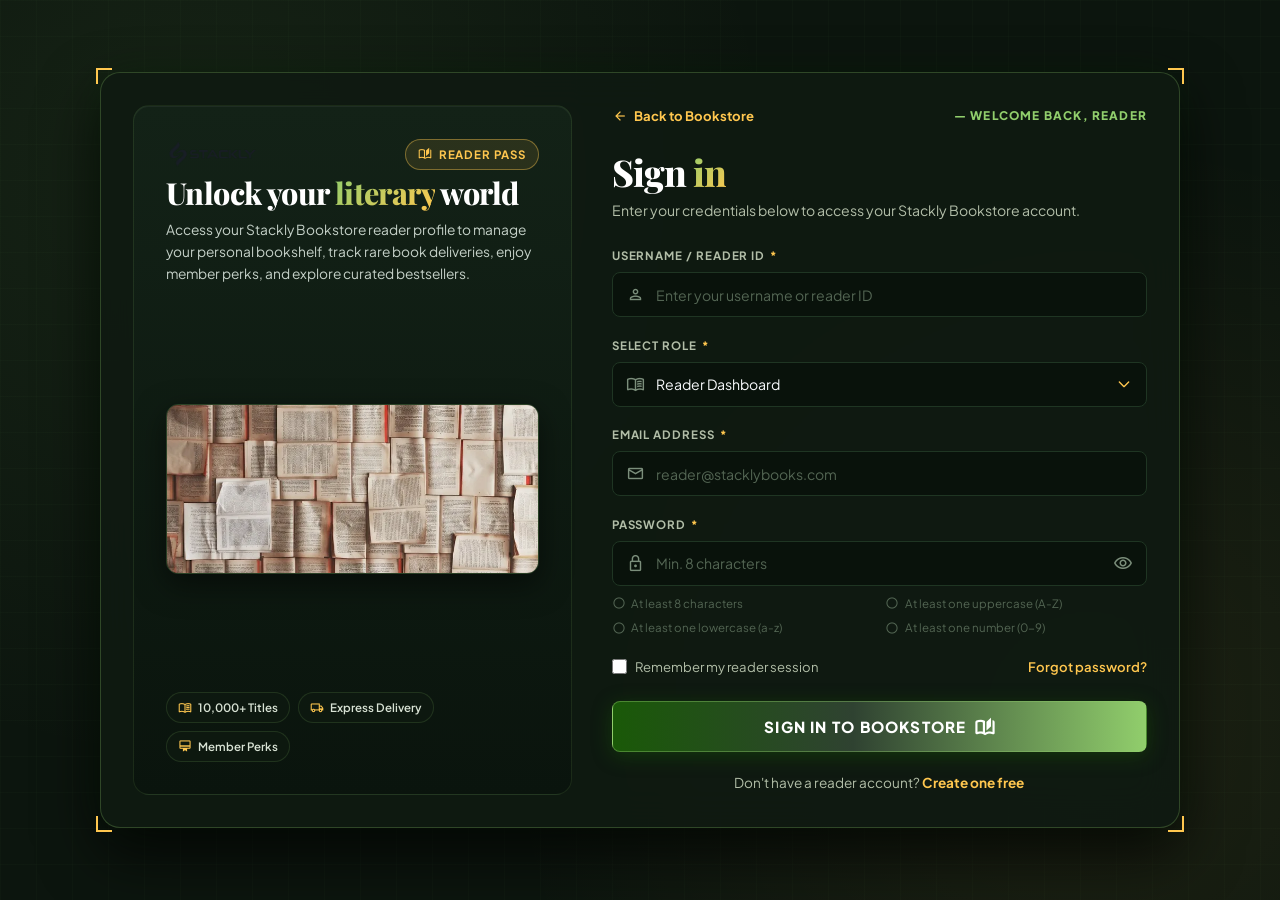
<file: login.html>
<!DOCTYPE html>
<html lang="en">
<head>
  <meta charset="UTF-8">
  <meta name="viewport" content="width=device-width, initial-scale=1.0">
  <title>Sign In – Stackly Books</title>
  <link rel="stylesheet" href="css/style.css">
  <link rel="icon" href="images/logo.webp" type="image/webp">
</head>
<body class="auth-cyber-body">

  <div class="auth-cyber-wrapper">
    <!-- Luxury Bookstore Corner Accents (Gold) -->
    <div class="cyber-corner cyber-corner-tl"></div>
    <div class="cyber-corner cyber-corner-tr"></div>
    <div class="cyber-corner cyber-corner-bl"></div>
    <div class="cyber-corner cyber-corner-br"></div>

    <div class="auth-cyber-frame">
      <div class="auth-cyber-grid">
        
        <!-- LEFT SHOWCASE PANEL -->
        <div class="auth-showcase-panel">
          <div>
            <div class="auth-showcase-header">
              <a href="index.html" class="auth-showcase-logo">
                <img src="images/logo.webp" alt="Stackly Bookstore Logo">
              </a>
              <span class="auth-showcase-badge">
                <span class="material-symbols-outlined" style="font-size: 14px;">auto_stories</span>
                READER PASS
              </span>
            </div>

            <h2 class="auth-showcase-title">
              Unlock your <span class="auth-gradient-text">literary</span> world
            </h2>
            <p class="auth-showcase-desc">
              Access your Stackly Bookstore reader profile to manage your personal bookshelf, track rare book deliveries, enjoy member perks, and explore curated bestsellers.
            </p>
          </div>

          <!-- Showcase Image Card -->
          <div class="auth-showcase-media">
            <img src="images/about-reading.webp" alt="Stackly Reading Lounge">
          </div>

          <!-- Bottom Bookstore Badges -->
          <div class="auth-showcase-tags">
            <span class="auth-pill-tag">
              <span class="material-symbols-outlined">menu_book</span> 10,000+ Titles
            </span>
            <span class="auth-pill-tag">
              <span class="material-symbols-outlined">local_shipping</span> Express Delivery
            </span>
            <span class="auth-pill-tag">
              <span class="material-symbols-outlined">card_membership</span> Member Perks
            </span>
          </div>
        </div>

        <!-- RIGHT FORM PANEL -->
        <div class="auth-form-panel">
          <div class="auth-mobile-logo">
            <a href="index.html">
              <img src="images/logo.webp" alt="Stackly Bookstore Logo">
            </a>
          </div>

          <div class="auth-form-topbar">
            <a href="index.html" class="auth-back-link">
              <span class="material-symbols-outlined" style="font-size: 16px;">arrow_back</span>
              Back to Bookstore
            </a>
            <span class="auth-subhead-pill">— WELCOME BACK, READER</span>
          </div>

          <h1 class="auth-form-title">
            Sign <span class="auth-gradient-text">in</span>
          </h1>
          <p class="auth-form-subtext">
            Enter your credentials below to access your Stackly Bookstore account.
          </p>

          <form id="loginForm" novalidate onsubmit="handleLoginSubmit(event)">
            <!-- USERNAME -->
            <div class="auth-input-group">
              <label class="auth-label">Username / Reader ID <span class="auth-label-required">*</span></label>
              <div class="auth-input-box">
                <span class="material-symbols-outlined auth-input-icon">person</span>
                <input type="text" id="usernameInput" class="auth-input" placeholder="Enter your username or reader ID" required oninput="clearFieldError('usernameInput')">
              </div>
              <div class="auth-field-error" id="err-usernameInput"><span class="material-symbols-outlined" style="font-size: 14px;">error</span> Please enter your username or reader ID.</div>
            </div>

            <!-- SELECT ROLE -->
            <div class="auth-input-group">
              <label class="auth-label">Select Role <span class="auth-label-required">*</span></label>
              <div class="auth-input-box">
                <span class="material-symbols-outlined auth-input-icon">menu_book</span>
                <select id="portalSelect" class="auth-input auth-select" required>
                  <option value="customer" selected>Reader Dashboard</option>
                  <option value="admin">Admin Dashboard</option>
                </select>
              </div>
            </div>

            <!-- EMAIL ADDRESS -->
            <div class="auth-input-group">
              <label class="auth-label">Email Address <span class="auth-label-required">*</span></label>
              <div class="auth-input-box">
                <span class="material-symbols-outlined auth-input-icon">mail</span>
                <input type="email" id="emailInput" class="auth-input" placeholder="reader@stacklybooks.com" required oninput="clearFieldError('emailInput')">
              </div>
              <div class="auth-field-error" id="err-emailInput"><span class="material-symbols-outlined" style="font-size: 14px;">error</span> Please enter a valid email address.</div>
            </div>

            <!-- PASSWORD -->
            <div class="auth-input-group">
              <label class="auth-label">Password <span class="auth-label-required">*</span></label>
              <div class="auth-input-box">
                <span class="material-symbols-outlined auth-input-icon">lock</span>
                <input type="password" id="passwordInput" class="auth-input" placeholder="Min. 8 characters" required oninput="validatePassword(this.value); clearFieldError('passwordInput');">
                <button type="button" class="auth-password-toggle" onclick="togglePasswordVisibility('passwordInput', 'eyeIcon')" title="Toggle password visibility">
                  <span class="material-symbols-outlined" id="eyeIcon">visibility</span>
                </button>
              </div>

              <!-- Password Requirements Checklist -->
              <div class="auth-req-grid">
                <div class="auth-req-item" id="req-len">
                  <span class="material-symbols-outlined">radio_button_unchecked</span> At least 8 characters
                </div>
                <div class="auth-req-item" id="req-upper">
                  <span class="material-symbols-outlined">radio_button_unchecked</span> At least one uppercase (A-Z)
                </div>
                <div class="auth-req-item" id="req-lower">
                  <span class="material-symbols-outlined">radio_button_unchecked</span> At least one lowercase (a-z)
                </div>
                <div class="auth-req-item" id="req-num">
                  <span class="material-symbols-outlined">radio_button_unchecked</span> At least one number (0-9)
                </div>
              </div>
              <div class="auth-field-error" id="err-passwordInput"><span class="material-symbols-outlined" style="font-size: 14px;">error</span> Please enter your valid password (min. 8 characters).</div>
            </div>

            <!-- Extras (Remember Me & Forgot Password) -->
            <div class="auth-extras-row">
              <label class="auth-checkbox-label">
                <input type="checkbox" id="rememberToken">
                <span>Remember my reader session</span>
              </label>
              <a href="404.html" class="auth-forgot-link">Forgot password?</a>
            </div>

            <!-- Submit Button -->
            <button type="submit" class="auth-submit-btn">
              <span>SIGN IN TO BOOKSTORE</span>
              <span class="material-symbols-outlined">auto_stories</span>
            </button>
          </form>

          <p class="auth-switch-text">
            Don't have a reader account? <a href="signup.html" class="auth-switch-link">Create one free</a>
          </p>
        </div>

      </div>
    </div>
  </div>

  <!-- Toast Alert -->
  <div id="authToast" class="auth-toast">
    <span class="material-symbols-outlined" id="authToastIcon" style="color: var(--color-accent-gold);">verified</span>
    <span id="authToastMsg">Signed in successfully!</span>
  </div>

  <script>
    function togglePasswordVisibility(inputId, iconId) {
      const input = document.getElementById(inputId);
      const icon = document.getElementById(iconId);
      if (input.type === 'password') {
        input.type = 'text';
        icon.textContent = 'visibility_off';
      } else {
        input.type = 'password';
        icon.textContent = 'visibility';
      }
    }

    function validatePassword(val) {
      const reqLen = document.getElementById('req-len');
      const reqUpper = document.getElementById('req-upper');
      const reqLower = document.getElementById('req-lower');
      const reqNum = document.getElementById('req-num');

      setRequirement(reqLen, val.length >= 8);
      setRequirement(reqUpper, /[A-Z]/.test(val));
      setRequirement(reqLower, /[a-z]/.test(val));
      setRequirement(reqNum, /[0-9]/.test(val));

      return val.length >= 8 && /[A-Z]/.test(val) && /[a-z]/.test(val) && /[0-9]/.test(val);
    }

    function setRequirement(elem, isValid) {
      if (!elem) return;
      if (isValid) {
        elem.classList.add('valid');
        elem.querySelector('.material-symbols-outlined').textContent = 'check_circle';
      } else {
        elem.classList.remove('valid');
        elem.querySelector('.material-symbols-outlined').textContent = 'radio_button_unchecked';
      }
    }

    function showFieldError(fieldId, errorMsg) {
      const input = document.getElementById(fieldId);
      const errElem = document.getElementById('err-' + fieldId);
      if (input) {
        input.classList.add('is-invalid');
        input.classList.remove('is-valid');
      }
      if (errElem) {
        if (errorMsg) {
          errElem.innerHTML = `<span class="material-symbols-outlined" style="font-size: 14px;">error</span> ${errorMsg}`;
        }
        errElem.classList.add('visible');
      }
    }

    function clearFieldError(fieldId) {
      const input = document.getElementById(fieldId);
      const errElem = document.getElementById('err-' + fieldId);
      if (input) {
        input.classList.remove('is-invalid');
        input.classList.add('is-valid');
      }
      if (errElem) {
        errElem.classList.remove('visible');
      }
    }

    function showAuthToast(msg, isError = false) {
      const toast = document.getElementById('authToast');
      const toastMsg = document.getElementById('authToastMsg');
      const toastIcon = document.getElementById('authToastIcon');
      toastMsg.textContent = msg;
      
      if (isError) {
        toastIcon.textContent = 'error';
        toastIcon.style.color = '#ef4444';
        toast.style.borderColor = '#ef4444';
      } else {
        toastIcon.textContent = 'verified';
        toastIcon.style.color = 'var(--color-accent-gold)';
        toast.style.borderColor = 'var(--color-accent-gold)';
      }

      toast.classList.add('show');
      setTimeout(() => toast.classList.remove('show'), 2500);
    }

    function handleForgotPassword() {
      window.location.href = '404.html';
    }

    function handleLoginSubmit(e) {
      e.preventDefault();
      const user = document.getElementById('usernameInput').value.trim();
      const email = document.getElementById('emailInput').value.trim();
      const pass = document.getElementById('passwordInput').value;
      const portal = document.getElementById('portalSelect').value;

      let isValid = true;
      let firstInvalidInput = null;

      if (!user) {
        showFieldError('usernameInput', 'Please enter your username or reader ID.');
        isValid = false;
        if (!firstInvalidInput) firstInvalidInput = document.getElementById('usernameInput');
      } else {
        clearFieldError('usernameInput');
      }

      const emailRegex = /^[a-zA-Z0-9._%+-]+@[a-zA-Z0-9.-]+\.[a-zA-Z]{2,}$/;
      if (!email || !emailRegex.test(email)) {
        showFieldError('emailInput', 'Please enter a valid email address.');
        isValid = false;
        if (!firstInvalidInput) firstInvalidInput = document.getElementById('emailInput');
      } else {
        clearFieldError('emailInput');
      }

      if (!pass || pass.length < 8) {
        showFieldError('passwordInput', 'Please enter your valid password (min. 8 characters).');
        isValid = false;
        if (!firstInvalidInput) firstInvalidInput = document.getElementById('passwordInput');
      } else {
        clearFieldError('passwordInput');
      }

      if (!isValid) {
        showAuthToast('Please fill all required login credentials.', true);
        if (firstInvalidInput) firstInvalidInput.focus();
        return false;
      }

      showAuthToast('Authenticating with Stackly Books...');
      
      try {
        const userObj = {
          name: user,
          email: email,
          role: portal
        };
        localStorage.setItem('stackly_current_user', JSON.stringify(userObj));
        if (portal === 'admin') {
          localStorage.setItem('stackly_admin_user', JSON.stringify(userObj));
        }
      } catch(e) {}

      setTimeout(() => {
        if (portal === 'admin') {
          window.location.href = 'admin-dashboard.html';
        } else {
          window.location.href = 'customer-dashboard.html';
        }
      }, 700);
      return false;
    }

    // Initialize initial validation state on load
    document.addEventListener('DOMContentLoaded', () => {
      validatePassword(document.getElementById('passwordInput').value);
    });
  </script>
</body>
</html>
</file>
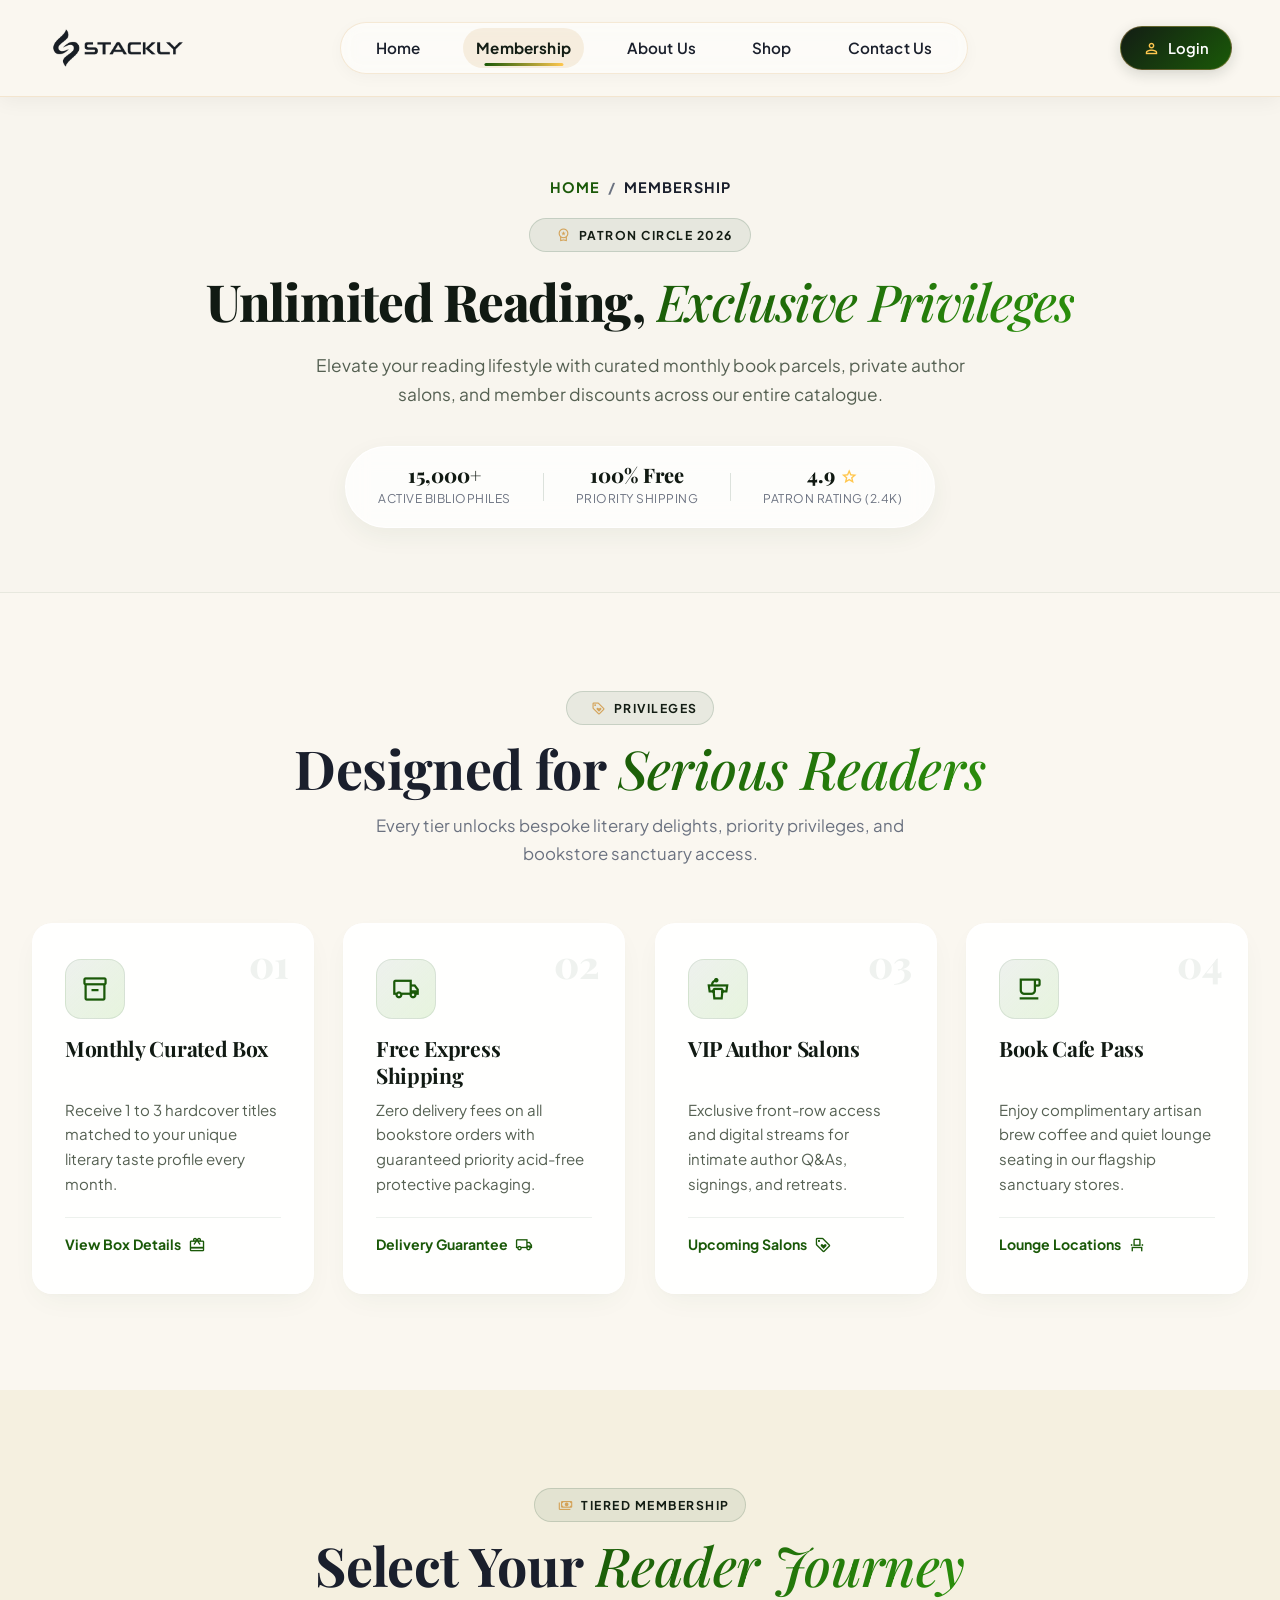
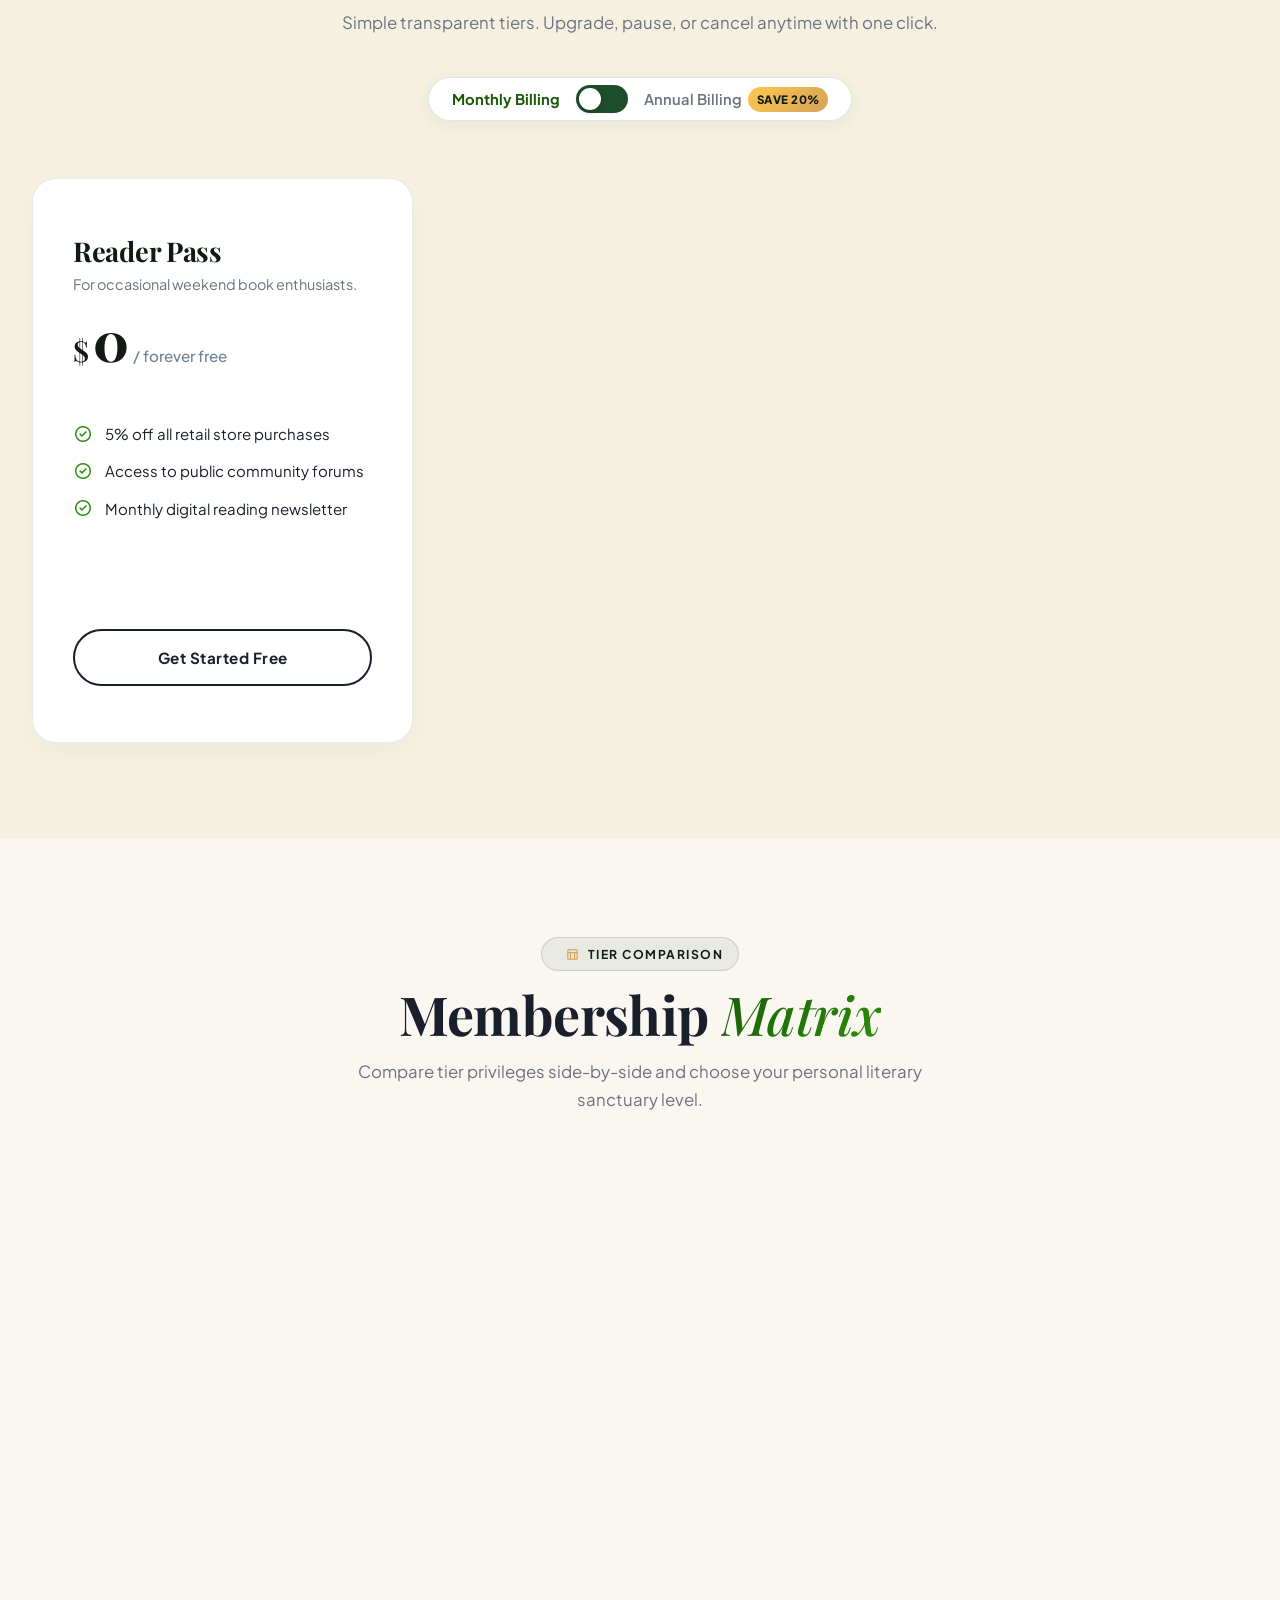
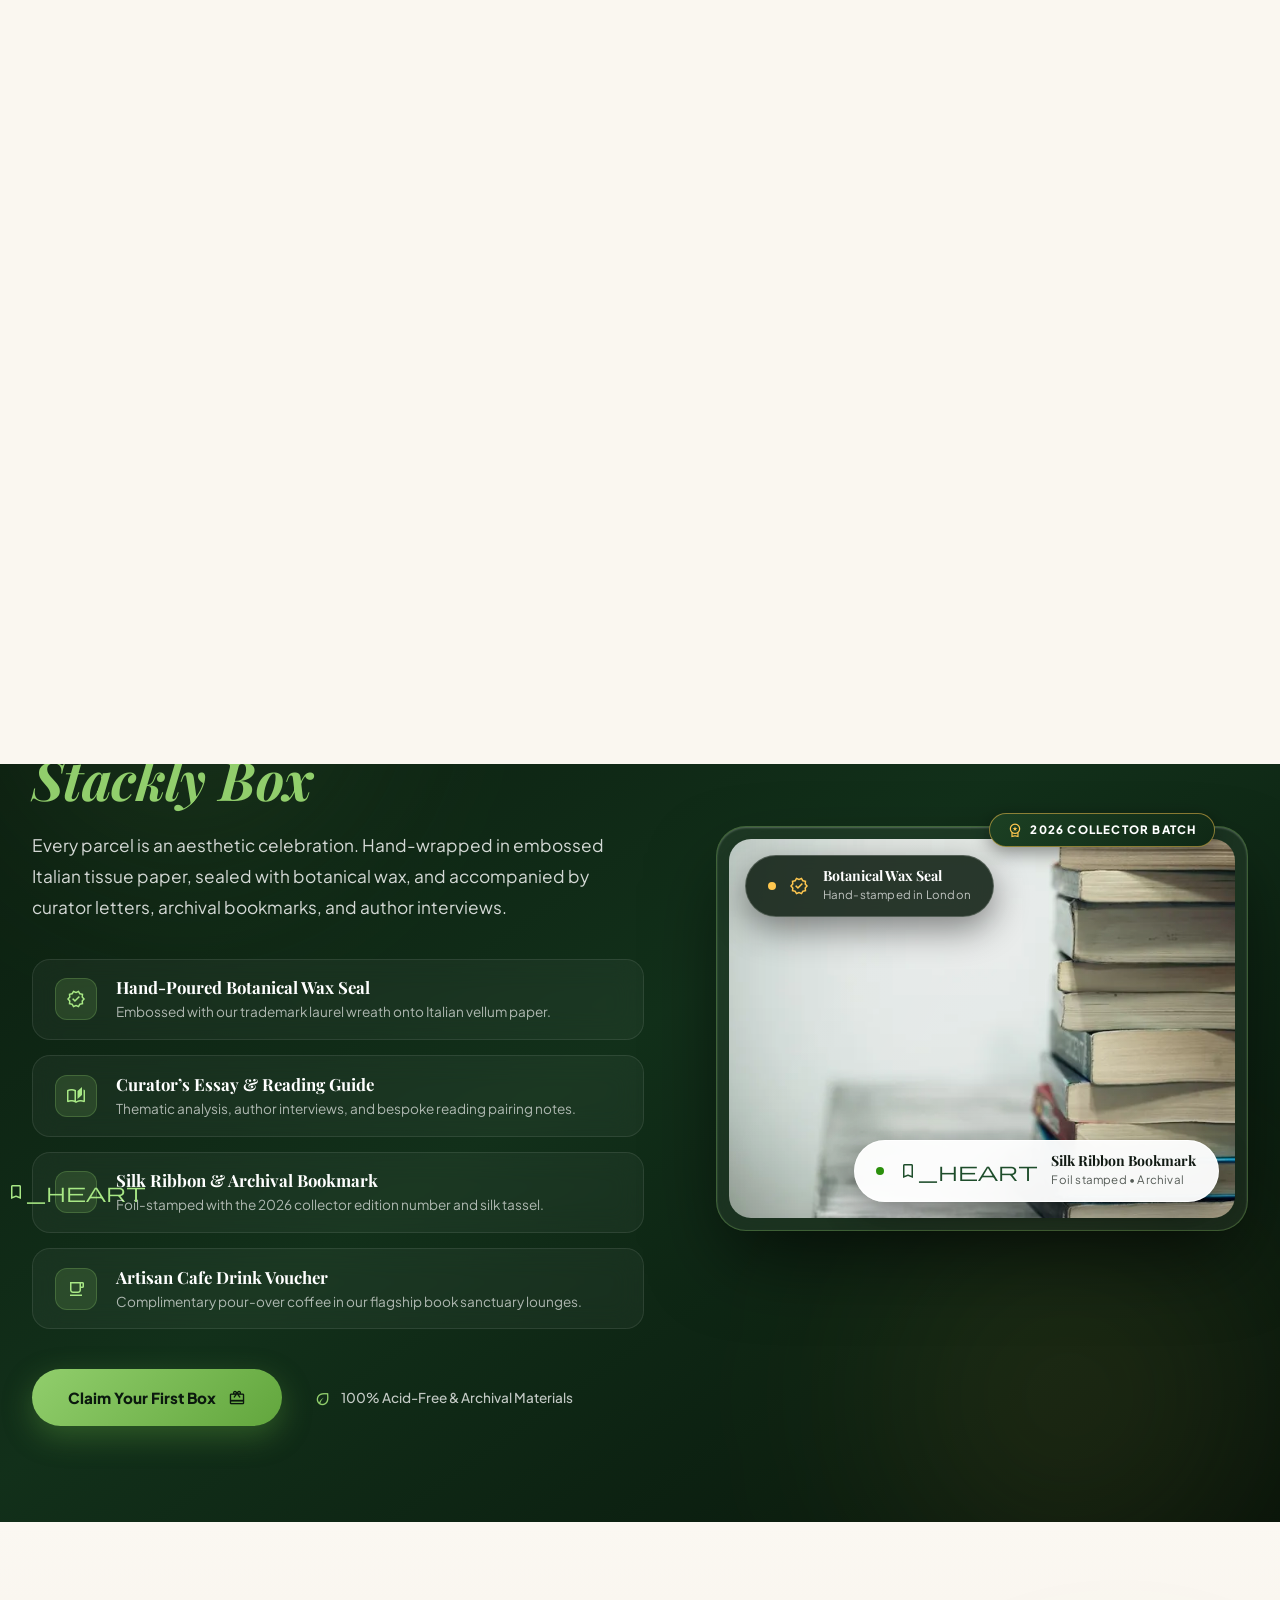
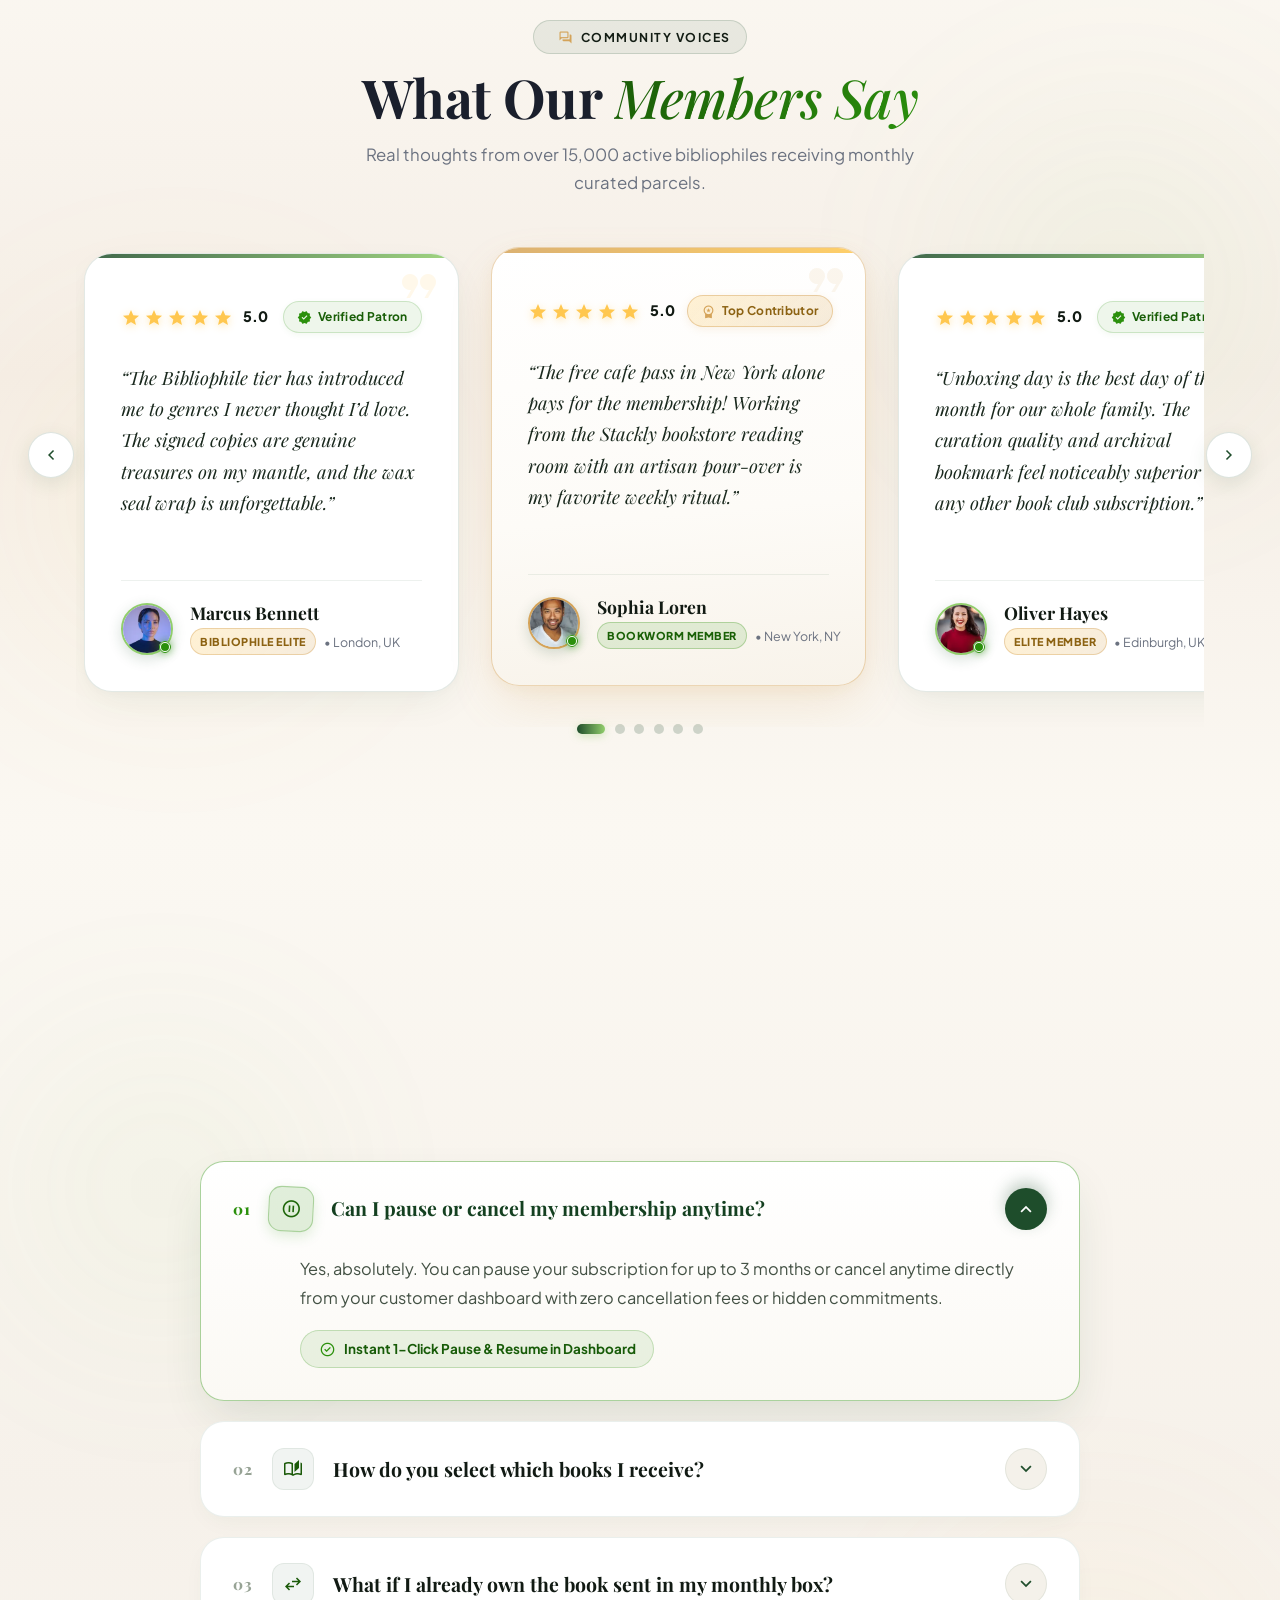
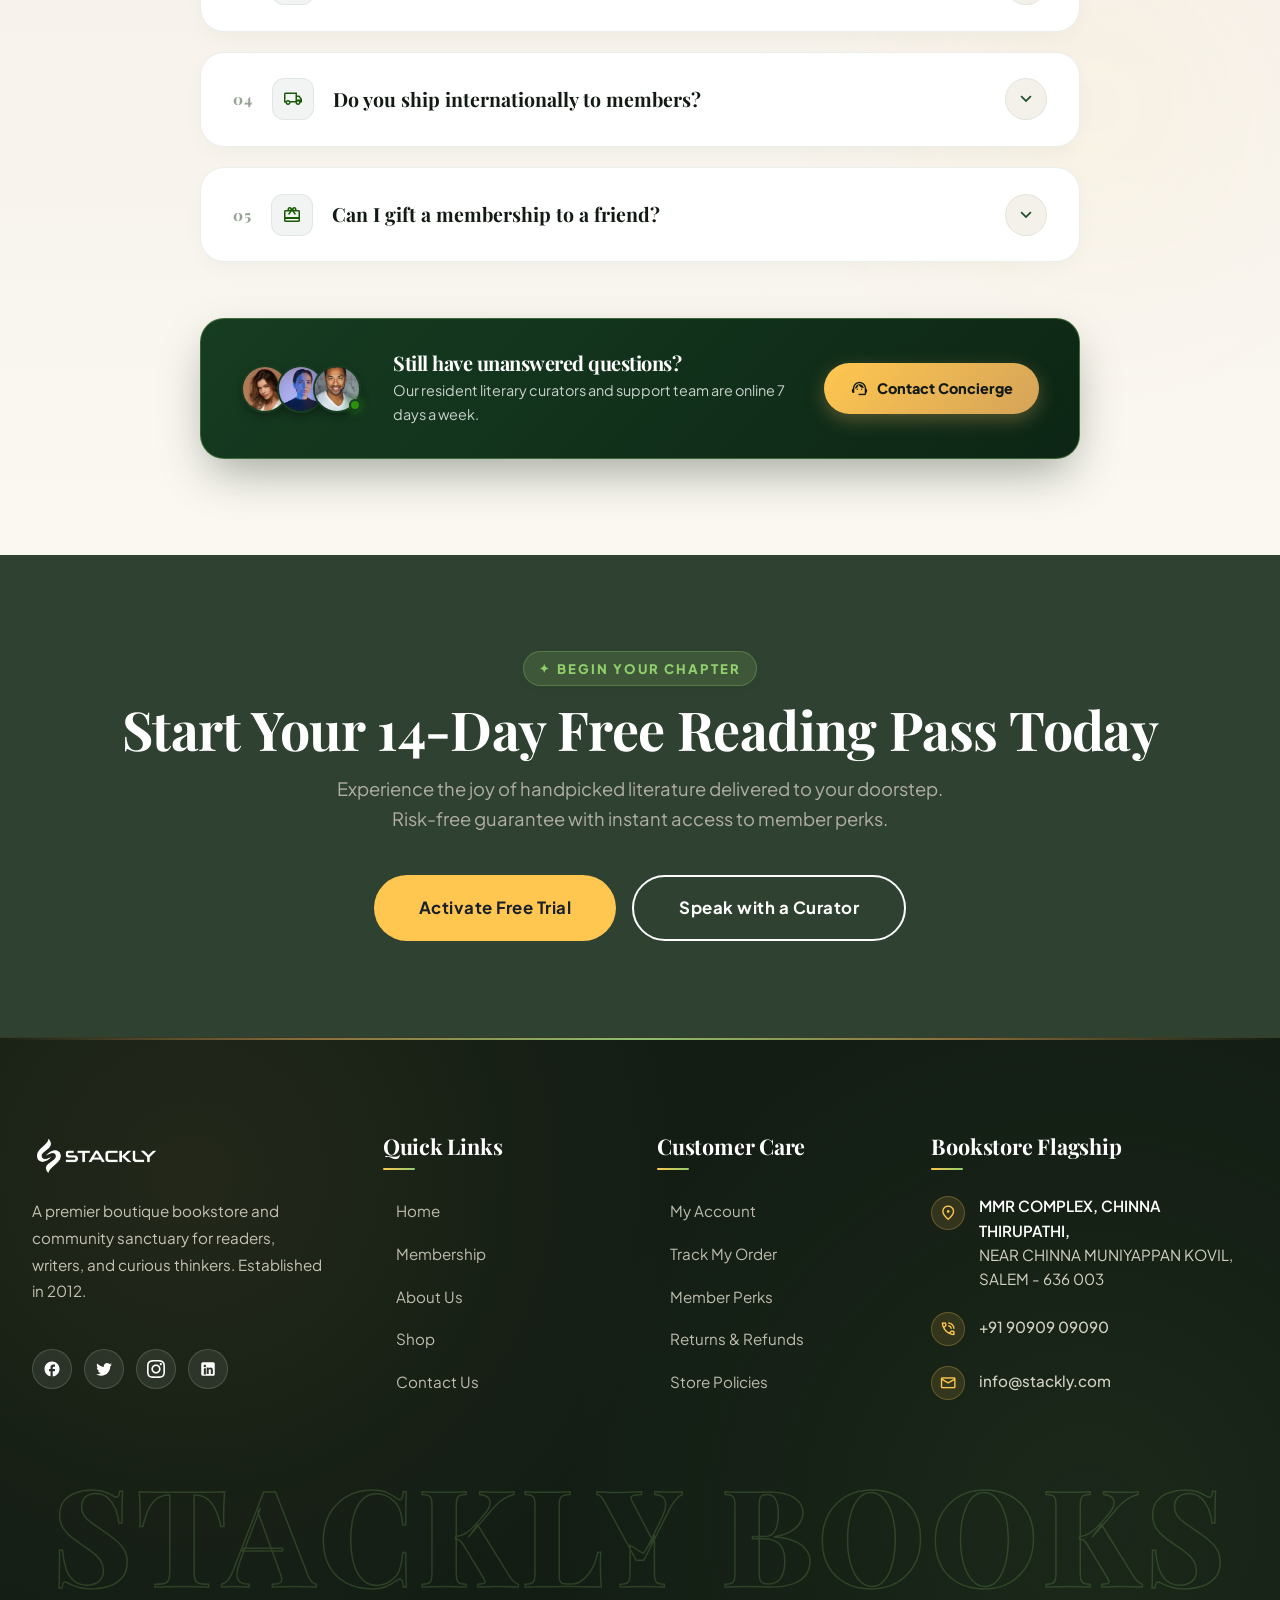
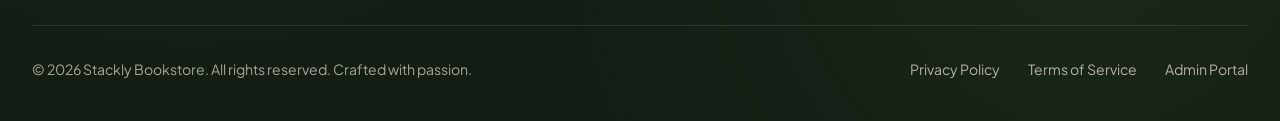
<file: membership.html>
<!DOCTYPE html>
<html lang="en">
<head>
  <meta charset="UTF-8">
  <meta name="viewport" content="width=device-width, initial-scale=1.0">
  <title>Membership Circle – Stackly Books</title>
  <link rel="preconnect" href="https://fonts.googleapis.com">
  <link rel="preconnect" href="https://fonts.gstatic.com" crossorigin>
  <link rel="stylesheet" href="https://fonts.googleapis.com/css2?family=Playfair+Display:ital,wght@0,500;0,600;0,700;0,800;0,900;1,400;1,600;1,700&family=Plus+Jakarta+Sans:ital,wght@0,400;0,500;0,600;0,700;0,800;1,400;1,600&display=swap">
  <link rel="stylesheet" href="https://fonts.googleapis.com/css2?family=Material+Symbols+Outlined:opsz,wght,FILL,GRAD@20..48,100..700,0..1,-50..200" />
  <link rel="stylesheet" href="css/style.css">
  <link rel="icon" href="images/logo.webp" type="image/webp">
</head>
<body class="bg-cream">

  <!-- HEADER -->
  <header class="header">
    <div class="header-container">
      <a href="index.html" class="header-logo">
        <img src="images/logo.webp" alt="Stackly Logo">
      </a>

      <nav class="nav-menu">
        <div class="nav-item"><a href="index.html" class="nav-link">Home</a></div>
        <div class="nav-item"><a href="membership.html" class="nav-link active">Membership</a></div>
        <div class="nav-item"><a href="about.html" class="nav-link">About Us</a></div>
        <div class="nav-item"><a href="shop.html" class="nav-link">Shop</a></div>
        <div class="nav-item"><a href="contact.html" class="nav-link">Contact Us</a></div>
      </nav>

      <div class="header-actions">
        <a href="login.html" class="btn-header-login" title="Account Login">
          <span class="material-symbols-outlined">person</span>
          <span>Login</span>
        </a>
        <button class="mobile-nav-toggle" aria-label="Toggle Menu">
          <span></span><span></span><span></span>
        </button>
      </div>
    </div>
  </header>

  <!-- Mobile Drawer (Fullscreen Luxury Menu) -->
  <div class="drawer-overlay"></div>
  <div class="mobile-drawer">
    <div class="drawer-header">
      <a href="index.html" class="header-logo"><img src="images/logo.webp" alt="Stackly Logo"></a>
      <button class="drawer-close-btn" aria-label="Close menu">
        <span class="material-symbols-outlined">close</span>
      </button>
    </div>
    <div class="mobile-drawer-body">
      <ul class="mobile-nav-list">
        <li class="mobile-nav-item"><a href="index.html"><span>Home</span><span class="material-symbols-outlined">chevron_right</span></a></li>
        <li class="mobile-nav-item"><a href="shop.html"><span>Shop Books</span><span class="material-symbols-outlined">chevron_right</span></a></li>
        <li class="mobile-nav-item"><a href="membership.html"><span>Membership Circle</span><span class="material-symbols-outlined">chevron_right</span></a></li>
        <li class="mobile-nav-item"><a href="about.html"><span>About Us</span><span class="material-symbols-outlined">chevron_right</span></a></li>
        <li class="mobile-nav-item"><a href="contact.html"><span>Contact Us</span><span class="material-symbols-outlined">chevron_right</span></a></li>
      </ul>
      <div class="mobile-drawer-footer">
        <a href="login.html" class="mobile-drawer-login-btn">
          <span class="material-symbols-outlined">person</span>
          <span>Sign In / Member Portal</span>
        </a>
        <div class="mobile-drawer-info">
          <span>✦ Rare & Bestselling Books • Free Delivery $35+ ✦</span>
        </div>
      </div>
    </div>
  </div>

  <div class="cart-drawer">
    <div class="cart-drawer-header">
      <h3 style="font-size: 1.5rem; font-weight: 600;">Your Reading Bag</h3>
      <button class="cart-close-btn" aria-label="Close cart">
        <span class="material-symbols-outlined">close</span>
      </button>
    </div>
    <div class="cart-drawer-items"></div>
    <div class="cart-drawer-footer">
      <div class="cart-subtotal">
        <span>Subtotal:</span>
        <span class="cart-subtotal-val">$19.00</span>
      </div>
      <a href="shop.html" class="btn btn-forest" style="width: 100%; margin-bottom: 0.75rem;">Proceed to Checkout</a>
      <a href="shop.html" class="btn btn-outline-dark" style="width: 100%;">Continue Shopping</a>
    </div>
  </div>

  <!-- =========================================================================
       SECTION 1: MEMBERSHIP HERO HEADER & BREADCRUMBS
       ========================================================================= -->
  <section class="page-hero membership-page-hero">
    <div class="page-hero-ambient-glow"></div>
    <div class="container relative-container">
      <div class="breadcrumb-nav">
        <a href="index.html">Home</a> <span>/</span> <span class="current">Membership</span>
      </div>
      <div class="membership-hero-pill">
        <span class="pulse-dot"></span>
        <span class="material-symbols-outlined" style="font-size: 15px; color: #D4A359;">workspace_premium</span>
        <span>PATRON CIRCLE 2026</span>
      </div>
      <h1 class="page-hero-title">Unlimited Reading, <span class="hero-italic-highlight">Exclusive Privileges</span></h1>
      <p class="page-hero-desc">
        Elevate your reading lifestyle with curated monthly book parcels, private author salons, and member discounts across our entire catalogue.
      </p>

      <!-- Trust Badges Row -->
      <div class="membership-hero-stats">
        <div class="m-hero-stat">
          <span class="m-stat-val">15,000+</span>
          <span class="m-stat-lbl">Active Bibliophiles</span>
        </div>
        <div class="m-hero-divider"></div>
        <div class="m-hero-stat">
          <span class="m-stat-val">100% Free</span>
          <span class="m-stat-lbl">Priority Shipping</span>
        </div>
        <div class="m-hero-divider"></div>
        <div class="m-hero-stat">
          <span class="m-stat-val">4.9 <span class="material-symbols-outlined" style="font-size: 1.15rem; color: #FFC74F; vertical-align: -2px;">star</span></span>
          <span class="m-stat-lbl">Patron Rating (2.4k)</span>
        </div>
      </div>
    </div>
  </section>

  <!-- =========================================================================
       SECTION 2: MEMBERSHIP CORE BENEFITS (Privilege Cards)
       ========================================================================= -->
  <section class="section-padding bg-cream privileges-section">
    <div class="container">
      <div class="section-header">
        <div class="blog-pill-tag">
          <span class="pulse-dot"></span>
          <span class="material-symbols-outlined" style="font-size: 15px; color: #D4A359;">loyalty</span>
          <span>PRIVILEGES</span>
        </div>
        <h2 class="section-title">Designed for <span class="blog-heading-accent">Serious Readers</span></h2>
        <p style="color: var(--color-text-muted); max-width: 600px; margin: 0.5rem auto 0 auto;">
          Every tier unlocks bespoke literary delights, priority privileges, and bookstore sanctuary access.
        </p>
      </div>

      <div class="product-grid-4 privileges-grid">
        <!-- Benefit 1 -->
        <div class="service-icon-box privilege-card" data-service="box">
          <span class="service-card-num">01</span>
          <div class="service-icon-wrap">
            <div class="service-icon">
              <span class="material-symbols-outlined">inventory_2</span>
            </div>
          </div>
          <h3 class="service-title">Monthly Curated Box</h3>
          <p class="service-desc">Receive 1 to 3 hardcover titles matched to your unique literary taste profile every month.</p>
          <div class="service-card-footer">
            <a href="404.html" class="service-link">
              <span>View Box Details</span>
              <span class="service-link-arrow material-symbols-outlined">redeem</span>
            </a>
          </div>
          <div class="service-card-sheen"></div>
        </div>

        <!-- Benefit 2 -->
        <div class="service-icon-box privilege-card" data-service="shipping">
          <span class="service-card-num">02</span>
          <div class="service-icon-wrap">
            <div class="service-icon">
              <span class="material-symbols-outlined">local_shipping</span>
            </div>
          </div>
          <h3 class="service-title">Free Express Shipping</h3>
          <p class="service-desc">Zero delivery fees on all bookstore orders with guaranteed priority acid-free protective packaging.</p>
          <div class="service-card-footer">
            <a href="404.html" class="service-link">
              <span>Delivery Guarantee</span>
              <span class="service-link-arrow material-symbols-outlined">local_shipping</span>
            </a>
          </div>
          <div class="service-card-sheen"></div>
        </div>

        <!-- Benefit 3 -->
        <div class="service-icon-box privilege-card" data-service="salons">
          <span class="service-card-num">03</span>
          <div class="service-icon-wrap">
            <div class="service-icon">
              <span class="material-symbols-outlined">podium</span>
            </div>
          </div>
          <h3 class="service-title">VIP Author Salons</h3>
          <p class="service-desc">Exclusive front-row access and digital streams for intimate author Q&As, signings, and retreats.</p>
          <div class="service-card-footer">
            <a href="404.html" class="service-link">
              <span>Upcoming Salons</span>
              <span class="service-link-arrow material-symbols-outlined">loyalty</span>
            </a>
          </div>
          <div class="service-card-sheen"></div>
        </div>

        <!-- Benefit 4 -->
        <div class="service-icon-box privilege-card" data-service="cafe">
          <span class="service-card-num">04</span>
          <div class="service-icon-wrap">
            <div class="service-icon">
              <span class="material-symbols-outlined">local_cafe</span>
            </div>
          </div>
          <h3 class="service-title">Book Cafe Pass</h3>
          <p class="service-desc">Enjoy complimentary artisan brew coffee and quiet lounge seating in our flagship sanctuary stores.</p>
          <div class="service-card-footer">
            <a href="404.html" class="service-link">
              <span>Lounge Locations</span>
              <span class="service-link-arrow material-symbols-outlined">event_seat</span>
            </a>
          </div>
          <div class="service-card-sheen"></div>
        </div>
      </div>
    </div>
  </section>

  <!-- =========================================================================
       SECTION 3: TIERED PRICING PLANS
       ========================================================================= -->
  <section class="section-padding bg-beige pricing-section">
    <div class="container">
      <div class="section-header">
        <div class="blog-pill-tag">
          <span class="pulse-dot"></span>
          <span class="material-symbols-outlined" style="font-size: 15px; color: #D4A359;">payments</span>
          <span>TIERED MEMBERSHIP</span>
        </div>
        <h2 class="section-title">Select Your <span class="blog-heading-accent">Reader Journey</span></h2>
        <p style="color: var(--color-text-muted); max-width: 600px; margin: 0.5rem auto 1.5rem auto;">
          Simple transparent tiers. Upgrade, pause, or cancel anytime with one click.
        </p>

        <!-- Interactive Monthly / Annual Billing Switch -->
        <div class="pricing-billing-switch-wrap">
          <span class="billing-opt active" id="billing-monthly-btn">Monthly Billing</span>
          <div class="billing-toggle-pill" id="billing-toggle" title="Toggle Billing Period">
            <div class="toggle-knob"></div>
          </div>
          <span class="billing-opt" id="billing-annual-btn">
            Annual Billing <span class="badge-save-pill">Save 20%</span>
          </span>
        </div>
      </div>

      <div class="pricing-grid">
        <!-- Tier 1 -->
        <div class="pricing-card">
          <h3 class="pricing-tier-name">Reader Pass</h3>
          <p style="font-size: 0.9rem; color: var(--color-text-muted); margin-bottom: 1rem;">For occasional weekend book enthusiasts.</p>
          <div class="pricing-price">
            <span class="price-currency">$</span><span class="price-val">0</span>
            <span class="price-period">/ forever free</span>
          </div>
          <ul class="pricing-features-list">
            <li class="pricing-feature-item">
              <span class="material-symbols-outlined check-icon">check_circle</span>
              <span>5% off all retail store purchases</span>
            </li>
            <li class="pricing-feature-item">
              <span class="material-symbols-outlined check-icon">check_circle</span>
              <span>Access to public community forums</span>
            </li>
            <li class="pricing-feature-item">
              <span class="material-symbols-outlined check-icon">check_circle</span>
              <span>Monthly digital reading newsletter</span>
            </li>
          </ul>
          <a href="404.html" class="btn btn-outline-dark" style="width: 100%;">Get Started Free</a>
        </div>

        <!-- Tier 2 (Featured) -->
        <div class="pricing-card featured">
          <div class="pricing-badge">MOST POPULAR</div>
          <h3 class="pricing-tier-name" style="color: #A8E885;">Bookworm Tier</h3>
          <p style="font-size: 0.9rem; color: rgba(255, 255, 255, 0.75); margin-bottom: 1rem;">For dedicated readers seeking regular deliveries.</p>
          <div class="pricing-price" style="color: var(--color-white);">
            <span class="price-currency">$</span><span class="price-val price-tier-2" data-monthly="19" data-annual="15">19</span>
            <span class="price-period price-period-tier-2">/ month</span>
          </div>
          <ul class="pricing-features-list">
            <li class="pricing-feature-item">
              <span class="material-symbols-outlined check-icon">check_circle</span>
              <span><strong>1 Curated Hardcover</strong> delivered monthly</span>
            </li>
            <li class="pricing-feature-item">
              <span class="material-symbols-outlined check-icon">check_circle</span>
              <span>15% discount on all store orders</span>
            </li>
            <li class="pricing-feature-item">
              <span class="material-symbols-outlined check-icon">check_circle</span>
              <span>Free Worldwide Express Shipping</span>
            </li>
            <li class="pricing-feature-item">
              <span class="material-symbols-outlined check-icon">check_circle</span>
              <span>Exclusive Author Salon Livestreams</span>
            </li>
          </ul>
          <a href="404.html" class="btn btn-primary" style="width: 100%;">Join Bookworm Tier</a>
        </div>

        <!-- Tier 3 -->
        <div class="pricing-card">
          <h3 class="pricing-tier-name">Bibliophile Elite</h3>
          <p style="font-size: 0.9rem; color: var(--color-text-muted); margin-bottom: 1rem;">The ultimate literary patron experience.</p>
          <div class="pricing-price">
            <span class="price-currency">$</span><span class="price-val price-tier-3" data-monthly="149" data-annual="119">149</span>
            <span class="price-period price-period-tier-3">/ year</span>
          </div>
          <ul class="pricing-features-list">
            <li class="pricing-feature-item">
              <span class="material-symbols-outlined check-icon">check_circle</span>
              <span><strong>3 Collector Hardcovers</strong> per box</span>
            </li>
            <li class="pricing-feature-item">
              <span class="material-symbols-outlined check-icon">check_circle</span>
              <span>25% Lifetime Catalogue Discount</span>
            </li>
            <li class="pricing-feature-item">
              <span class="material-symbols-outlined check-icon">check_circle</span>
              <span>Hand-Signed First Edition Guarantee</span>
            </li>
            <li class="pricing-feature-item">
              <span class="material-symbols-outlined check-icon">check_circle</span>
              <span>Free Artisan Coffee in Flagship Cafes</span>
            </li>
          </ul>
          <a href="404.html" class="btn btn-forest" style="width: 100%;">Become an Elite Member</a>
        </div>
      </div>
    </div>
  </section>

  <!-- =========================================================================
       SECTION 4: PERKS COMPARISON MATRIX (Luxury Interactive Grid)
       ========================================================================= -->
  <section class="section-padding bg-cream matrix-luxury-section">
    <!-- Ambient Atmospheric Glows -->
    <div class="matrix-ambient-glow matrix-glow-1"></div>
    <div class="matrix-ambient-glow matrix-glow-2"></div>

    <div class="container relative-container">
      <div class="section-header">
        <div class="blog-pill-tag">
          <span class="pulse-dot"></span>
          <span class="material-symbols-outlined" style="font-size: 15px; color: #D4A359;">table_chart</span>
          <span>TIER COMPARISON</span>
        </div>
        <h2 class="section-title">Membership <span class="blog-heading-accent">Matrix</span></h2>
        <p style="color: var(--color-text-muted); max-width: 620px; margin: 0.5rem auto 0 auto;">
          Compare tier privileges side-by-side and choose your personal literary sanctuary level.
        </p>
        <div class="matrix-mobile-swipe-hint">
          <span class="material-symbols-outlined">swipe</span>
          <span>Swipe table to compare tiers</span>
        </div>
      </div>

      <div class="matrix-card-container">
        <div class="perks-table-wrap">
          <table class="perks-table-modern">
            <thead>
              <tr>
                <th class="matrix-col-feature">
                  <span class="matrix-head-label">Features & Privileges</span>
                  <span class="matrix-head-sub">Included across all tiers</span>
                </th>
                <th class="matrix-col-tier">
                  <div class="tier-head-badge">Free</div>
                  <h4 class="tier-head-title">Reader Pass</h4>
                  <div class="tier-head-price">$0 <span>/ free</span></div>
                </th>
                <th class="matrix-col-tier matrix-featured-column">
                  <div class="tier-popular-ribbon">
                    <span class="material-symbols-outlined ribbon-star">star</span>
                    <span>MOST POPULAR</span>
                  </div>
                  <h4 class="tier-head-title text-lime">Bookworm Tier</h4>
                  <div class="tier-head-price text-white">$19 <span>/ month</span></div>
                </th>
                <th class="matrix-col-tier">
                  <div class="tier-head-badge gold">VIP Patron</div>
                  <h4 class="tier-head-title">Bibliophile Elite</h4>
                  <div class="tier-head-price">$149 <span>/ year</span></div>
                </th>
              </tr>
            </thead>
            <tbody>
              <!-- Row 1: Physical Book Parcel -->
              <tr class="matrix-row">
                <td class="feature-cell">
                  <div class="feature-title-wrap">
                    <span class="material-symbols-outlined feature-icon">inventory_2</span>
                    <div>
                      <strong class="feature-name">Monthly Physical Book Parcel</strong>
                      <span class="feature-desc">Hardcovers handpicked by resident editors</span>
                    </div>
                  </div>
                </td>
                <td class="tier-cell">
                  <span class="matrix-pill-inactive">
                    <span class="material-symbols-outlined">remove</span>
                  </span>
                </td>
                <td class="tier-cell matrix-featured-column">
                  <span class="matrix-pill-active">
                    <span class="material-symbols-outlined">check_circle</span>
                    <strong>1 Curated Hardcover</strong>
                  </span>
                </td>
                <td class="tier-cell">
                  <span class="matrix-pill-elite">
                    <span class="material-symbols-outlined">workspace_premium</span>
                    <strong>3 Collector Editions</strong>
                  </span>
                </td>
              </tr>

              <!-- Row 2: Catalogue Discount -->
              <tr class="matrix-row">
                <td class="feature-cell">
                  <div class="feature-title-wrap">
                    <span class="material-symbols-outlined feature-icon">percent</span>
                    <div>
                      <strong class="feature-name">Storewide Catalogue Discount</strong>
                      <span class="feature-desc">Valid on all new releases, classics & gift sets</span>
                    </div>
                  </div>
                </td>
                <td class="tier-cell">
                  <span class="matrix-discount-pill">5% OFF</span>
                </td>
                <td class="tier-cell matrix-featured-column">
                  <span class="matrix-discount-pill featured">15% OFF</span>
                </td>
                <td class="tier-cell">
                  <span class="matrix-discount-pill elite">25% OFF</span>
                </td>
              </tr>

              <!-- Row 3: Priority Shipping -->
              <tr class="matrix-row">
                <td class="feature-cell">
                  <div class="feature-title-wrap">
                    <span class="material-symbols-outlined feature-icon">local_shipping</span>
                    <div>
                      <strong class="feature-name">Priority Express Shipping</strong>
                      <span class="feature-desc">Acid-free packaging with tracked delivery</span>
                    </div>
                  </div>
                </td>
                <td class="tier-cell">
                  <span class="matrix-text-sub">Standard ($4.99)</span>
                </td>
                <td class="tier-cell matrix-featured-column">
                  <span class="matrix-pill-active">
                    <span class="material-symbols-outlined">check_circle</span>
                    <strong>Free Worldwide</strong>
                  </span>
                </td>
                <td class="tier-cell">
                  <span class="matrix-pill-elite">
                    <span class="material-symbols-outlined">bolt</span>
                    <strong>Free Same-Day Courier</strong>
                  </span>
                </td>
              </tr>

              <!-- Row 4: Signed Author Prints -->
              <tr class="matrix-row">
                <td class="feature-cell">
                  <div class="feature-title-wrap">
                    <span class="material-symbols-outlined feature-icon">history_edu</span>
                    <div>
                      <strong class="feature-name">Hand-Signed Author Prints</strong>
                      <span class="feature-desc">Archival foil-stamped bookplates & signatures</span>
                    </div>
                  </div>
                </td>
                <td class="tier-cell">
                  <span class="matrix-pill-inactive">
                    <span class="material-symbols-outlined">remove</span>
                  </span>
                </td>
                <td class="tier-cell matrix-featured-column">
                  <span class="matrix-badge-soft">Quarterly Drop</span>
                </td>
                <td class="tier-cell">
                  <span class="matrix-pill-elite">
                    <span class="material-symbols-outlined">verified</span>
                    <strong>Guaranteed Every Box</strong>
                  </span>
                </td>
              </tr>

              <!-- Row 5: Cafe Coffee Pass -->
              <tr class="matrix-row">
                <td class="feature-cell">
                  <div class="feature-title-wrap">
                    <span class="material-symbols-outlined feature-icon">local_cafe</span>
                    <div>
                      <strong class="feature-name">Flagship Cafe Coffee Pass</strong>
                      <span class="feature-desc">Complimentary artisan brew in sanctuary lounges</span>
                    </div>
                  </div>
                </td>
                <td class="tier-cell">
                  <span class="matrix-pill-inactive">
                    <span class="material-symbols-outlined">remove</span>
                  </span>
                </td>
                <td class="tier-cell matrix-featured-column">
                  <span class="matrix-badge-soft">2 Free Drinks / Mo</span>
                </td>
                <td class="tier-cell">
                  <span class="matrix-pill-elite">
                    <span class="material-symbols-outlined">local_cafe</span>
                    <strong>Unlimited Brews</strong>
                  </span>
                </td>
              </tr>

              <!-- Row 6: Digital Bookshelf & Salons -->
              <tr class="matrix-row">
                <td class="feature-cell">
                  <div class="feature-title-wrap">
                    <span class="material-symbols-outlined feature-icon">podium</span>
                    <div>
                      <strong class="feature-name">VIP Author Salons & Livestreams</strong>
                      <span class="feature-desc">Interactive Q&A masterclasses with novelists</span>
                    </div>
                  </div>
                </td>
                <td class="tier-cell">
                  <span class="matrix-text-sub">Public Recordings</span>
                </td>
                <td class="tier-cell matrix-featured-column">
                  <span class="matrix-pill-active">
                    <span class="material-symbols-outlined">check_circle</span>
                    <strong>Live Front-Row</strong>
                  </span>
                </td>
                <td class="tier-cell">
                  <span class="matrix-pill-elite">
                    <span class="material-symbols-outlined">workspace_premium</span>
                    <strong>Backstage VIP Passes</strong>
                  </span>
                </td>
              </tr>

              <!-- Action Row -->
              <tr class="matrix-action-row">
                <td class="feature-cell">
                  <span class="matrix-action-hint">Choose your plan to start reading</span>
                </td>
                <td class="tier-cell">
                  <a href="404.html" class="btn-matrix-action outline">Get Free Pass</a>
                </td>
                <td class="tier-cell matrix-featured-column">
                  <a href="404.html" class="btn-matrix-action primary">
                    <span>Join Bookworm</span>
                    <span class="material-symbols-outlined">verified</span>
                  </a>
                </td>
                <td class="tier-cell">
                  <a href="404.html" class="btn-matrix-action elite">
                    <span>Become Elite</span>
                    <span class="material-symbols-outlined">diamond</span>
                  </a>
                </td>
              </tr>
            </tbody>
          </table>
        </div>
      </div>
    </div>
  </section>

  <!-- =========================================================================
       SECTION 5: UNBOXING RITUAL & PARCEL SHOWCASE (Luxury Editorial)
       ========================================================================= -->
  <section class="section-padding unboxing-luxury-section">
    <!-- Ambient Atmospheric Glows -->
    <div class="unboxing-ambient-glow unboxing-glow-1"></div>
    <div class="unboxing-ambient-glow unboxing-glow-2"></div>

    <div class="container relative-container">
      <div class="unboxing-section-grid">
        <!-- Left Content Column -->
        <div class="unboxing-content-col">
          <div class="testimonial-pill-tag">
            <span class="pulse-dot"></span>
            <span class="material-symbols-outlined" style="font-size: 15px; color: #91CE6C;">redeem</span>
            <span>UNBOXING RITUAL</span>
          </div>
          
          <h2 class="section-title light">
            What Comes Inside Your <span class="text-accent-lime">Stackly Box</span>
          </h2>
          
          <p class="unboxing-lead-text">
            Every parcel is an aesthetic celebration. Hand-wrapped in embossed Italian tissue paper, sealed with botanical wax, and accompanied by curator letters, archival bookmarks, and author interviews.
          </p>

          <!-- Interactive Items Breakdown Checklist -->
          <div class="unboxing-features-list">
            <div class="unboxing-feature-row">
              <div class="unboxing-item-icon">
                <span class="material-symbols-outlined">verified</span>
              </div>
              <div class="unboxing-item-info">
                <strong class="unboxing-item-title">Hand-Poured Botanical Wax Seal</strong>
                <p class="unboxing-item-desc">Embossed with our trademark laurel wreath onto Italian vellum paper.</p>
              </div>
            </div>

            <div class="unboxing-feature-row">
              <div class="unboxing-item-icon">
                <span class="material-symbols-outlined">auto_stories</span>
              </div>
              <div class="unboxing-item-info">
                <strong class="unboxing-item-title">Curator’s Essay & Reading Guide</strong>
                <p class="unboxing-item-desc">Thematic analysis, author interviews, and bespoke reading pairing notes.</p>
              </div>
            </div>

            <div class="unboxing-feature-row">
              <div class="unboxing-item-icon">
                <span class="material-symbols-outlined">bookmark_heart</span>
              </div>
              <div class="unboxing-item-info">
                <strong class="unboxing-item-title">Silk Ribbon & Archival Bookmark</strong>
                <p class="unboxing-item-desc">Foil-stamped with the 2026 collector edition number and silk tassel.</p>
              </div>
            </div>

            <div class="unboxing-feature-row">
              <div class="unboxing-item-icon">
                <span class="material-symbols-outlined">local_cafe</span>
              </div>
              <div class="unboxing-item-info">
                <strong class="unboxing-item-title">Artisan Cafe Drink Voucher</strong>
                <p class="unboxing-item-desc">Complimentary pour-over coffee in our flagship book sanctuary lounges.</p>
              </div>
            </div>
          </div>

          <!-- Action & Guarantee Row -->
          <div class="unboxing-cta-wrap">
            <a href="404.html" class="btn-unboxing-action">
              <span>Claim Your First Box</span>
              <span class="material-symbols-outlined btn-arrow">redeem</span>
            </a>
            <div class="unboxing-guarantee-badge">
              <span class="material-symbols-outlined" style="color: #91CE6C; font-size: 18px;">eco</span>
              <span>100% Acid-Free & Archival Materials</span>
            </div>
          </div>
        </div>

        <!-- Right Visual Stage Column -->
        <div class="unboxing-stage-col">
          <div class="unboxing-card-frame" id="unboxing-stage-card">
            <!-- Ambient Card Halo -->
            <div class="unboxing-card-halo"></div>
            
            <!-- Main Image Container -->
            <div class="unboxing-img-container">
              <img src="images/membership-box.webp" alt="Stackly Member Box" class="unboxing-img">
              <div class="unboxing-sheen-sweep"></div>
            </div>

            <!-- Floating Animated Badges -->
            <div class="unboxing-float-tag tag-top">
              <span class="badge-pulse-beacon"></span>
              <span class="material-symbols-outlined tag-icon-gold">verified</span>
              <div class="tag-text-wrap">
                <span class="tag-title">Botanical Wax Seal</span>
                <span class="tag-sub">Hand-stamped in London</span>
              </div>
            </div>

            <div class="unboxing-float-tag tag-bottom">
              <span class="badge-pulse-beacon green"></span>
              <span class="material-symbols-outlined tag-icon-green">bookmark_heart</span>
              <div class="tag-text-wrap">
                <span class="tag-title">Silk Ribbon Bookmark</span>
                <span class="tag-sub">Foil stamped • Archival</span>
              </div>
            </div>

            <!-- Floating Edition Chip -->
            <div class="unboxing-edition-chip">
              <span class="material-symbols-outlined" style="font-size: 16px; color: #FFC74F;">workspace_premium</span>
              <span>2026 COLLECTOR BATCH</span>
            </div>
          </div>
        </div>
      </div>
    </div>
  </section>

  <!-- =========================================================================
       SECTION 6: MEMBER TESTIMONIALS (Luxury Patron Sanctuary Reviews)
       ========================================================================= -->
  <section class="section-padding bg-cream testimonials-patron-section">
    <!-- Ambient Atmospheric Glows -->
    <div class="testimonials-ambient-glow testimonials-glow-1"></div>
    <div class="testimonials-ambient-glow testimonials-glow-2"></div>

    <div class="container relative-container">
      <div class="section-header">
        <div class="blog-pill-tag">
          <span class="pulse-dot"></span>
          <span class="material-symbols-outlined" style="font-size: 15px; color: #D4A359;">forum</span>
          <span>COMMUNITY VOICES</span>
        </div>
        <h2 class="section-title">What Our <span class="blog-heading-accent">Members Say</span></h2>
        <p style="color: var(--color-text-muted); max-width: 600px; margin: 0.5rem auto 0 auto;">
          Real thoughts from over 15,000 active bibliophiles receiving monthly curated parcels.
        </p>
      </div>

      <!-- Patron Auto-Scroll Carousel Container -->
      <div class="patron-carousel-container" id="patronCarouselContainer">
        <!-- Prev / Next Navigation Controls -->
        <button class="patron-nav-btn patron-prev-btn" id="patronPrevBtn" aria-label="Previous Reviews">
          <span class="material-symbols-outlined">navigate_before</span>
        </button>

        <div class="patron-carousel-viewport" id="patronViewport">
          <div class="patron-carousel-track" id="patronTrack">
            <!-- Review Card 1 -->
            <div class="patron-review-card">
              <div class="patron-top-accent"></div>
              <div class="patron-card-glow"></div>
              <span class="material-symbols-outlined quote-watermark">format_quote</span>
              
              <div class="patron-card-header">
                <div class="patron-star-rating">
                  <span class="material-symbols-outlined star-icon" style="--star-i: 1;">star</span>
                  <span class="material-symbols-outlined star-icon" style="--star-i: 2;">star</span>
                  <span class="material-symbols-outlined star-icon" style="--star-i: 3;">star</span>
                  <span class="material-symbols-outlined star-icon" style="--star-i: 4;">star</span>
                  <span class="material-symbols-outlined star-icon" style="--star-i: 5;">star</span>
                  <span class="star-rating-val">5.0</span>
                </div>
                <div class="patron-verified-badge">
                  <span class="material-symbols-outlined">verified</span>
                  <span>Verified Patron</span>
                </div>
              </div>

              <p class="patron-quote-body">
                “The Bibliophile tier has introduced me to genres I never thought I’d love. The signed copies are genuine treasures on my mantle, and the wax seal wrap is unforgettable.”
              </p>

              <div class="patron-card-footer">
                <div class="patron-avatar-wrap">
                  <img src="images/user-2.webp" alt="Marcus Bennett" class="patron-avatar-img">
                  <span class="patron-online-dot"></span>
                </div>
                <div class="patron-meta-wrap">
                  <strong class="patron-name">Marcus Bennett</strong>
                  <div class="patron-tier-meta">
                    <span class="tier-pill elite">Bibliophile Elite</span>
                    <span class="patron-location">• London, UK</span>
                  </div>
                </div>
              </div>
              <div class="patron-card-sheen"></div>
            </div>

            <!-- Review Card 2 (Featured) -->
            <div class="patron-review-card featured">
              <div class="patron-top-accent"></div>
              <div class="patron-card-glow"></div>
              <span class="material-symbols-outlined quote-watermark">format_quote</span>
              
              <div class="patron-card-header">
                <div class="patron-star-rating">
                  <span class="material-symbols-outlined star-icon" style="--star-i: 1;">star</span>
                  <span class="material-symbols-outlined star-icon" style="--star-i: 2;">star</span>
                  <span class="material-symbols-outlined star-icon" style="--star-i: 3;">star</span>
                  <span class="material-symbols-outlined star-icon" style="--star-i: 4;">star</span>
                  <span class="material-symbols-outlined star-icon" style="--star-i: 5;">star</span>
                  <span class="star-rating-val">5.0</span>
                </div>
                <div class="patron-verified-badge gold">
                  <span class="material-symbols-outlined">workspace_premium</span>
                  <span>Top Contributor</span>
                </div>
              </div>

              <p class="patron-quote-body">
                “The free cafe pass in New York alone pays for the membership! Working from the Stackly bookstore reading room with an artisan pour-over is my favorite weekly ritual.”
              </p>

              <div class="patron-card-footer">
                <div class="patron-avatar-wrap">
                  <img src="images/user-3.webp" alt="Sophia Loren" class="patron-avatar-img">
                  <span class="patron-online-dot"></span>
                </div>
                <div class="patron-meta-wrap">
                  <strong class="patron-name">Sophia Loren</strong>
                  <div class="patron-tier-meta">
                    <span class="tier-pill bookworm">Bookworm Member</span>
                    <span class="patron-location">• New York, NY</span>
                  </div>
                </div>
              </div>
              <div class="patron-card-sheen"></div>
            </div>

            <!-- Review Card 3 -->
            <div class="patron-review-card">
              <div class="patron-top-accent"></div>
              <div class="patron-card-glow"></div>
              <span class="material-symbols-outlined quote-watermark">format_quote</span>
              
              <div class="patron-card-header">
                <div class="patron-star-rating">
                  <span class="material-symbols-outlined star-icon" style="--star-i: 1;">star</span>
                  <span class="material-symbols-outlined star-icon" style="--star-i: 2;">star</span>
                  <span class="material-symbols-outlined star-icon" style="--star-i: 3;">star</span>
                  <span class="material-symbols-outlined star-icon" style="--star-i: 4;">star</span>
                  <span class="material-symbols-outlined star-icon" style="--star-i: 5;">star</span>
                  <span class="star-rating-val">5.0</span>
                </div>
                <div class="patron-verified-badge">
                  <span class="material-symbols-outlined">verified</span>
                  <span>Verified Patron</span>
                </div>
              </div>

              <p class="patron-quote-body">
                “Unboxing day is the best day of the month for our whole family. The curation quality and archival bookmark feel noticeably superior to any other book club subscription.”
              </p>

              <div class="patron-card-footer">
                <div class="patron-avatar-wrap">
                  <img src="images/user-4.webp" alt="Oliver Hayes" class="patron-avatar-img">
                  <span class="patron-online-dot"></span>
                </div>
                <div class="patron-meta-wrap">
                  <strong class="patron-name">Oliver Hayes</strong>
                  <div class="patron-tier-meta">
                    <span class="tier-pill elite">Elite Member</span>
                    <span class="patron-location">• Edinburgh, UK</span>
                  </div>
                </div>
              </div>
              <div class="patron-card-sheen"></div>
            </div>

            <!-- Review Card 4 -->
            <div class="patron-review-card">
              <div class="patron-top-accent"></div>
              <div class="patron-card-glow"></div>
              <span class="material-symbols-outlined quote-watermark">format_quote</span>
              
              <div class="patron-card-header">
                <div class="patron-star-rating">
                  <span class="material-symbols-outlined star-icon" style="--star-i: 1;">star</span>
                  <span class="material-symbols-outlined star-icon" style="--star-i: 2;">star</span>
                  <span class="material-symbols-outlined star-icon" style="--star-i: 3;">star</span>
                  <span class="material-symbols-outlined star-icon" style="--star-i: 4;">star</span>
                  <span class="material-symbols-outlined star-icon" style="--star-i: 5;">star</span>
                  <span class="star-rating-val">5.0</span>
                </div>
                <div class="patron-verified-badge">
                  <span class="material-symbols-outlined">verified</span>
                  <span>Verified Patron</span>
                </div>
              </div>

              <p class="patron-quote-body">
                “The author discussions and private salon invitations are purely magical. Stackly has transformed my reading habit into an enriching and vibrant global community.”
              </p>

              <div class="patron-card-footer">
                <div class="patron-avatar-wrap">
                  <img src="images/user-1.webp" alt="Elena Rostova" class="patron-avatar-img">
                  <span class="patron-online-dot"></span>
                </div>
                <div class="patron-meta-wrap">
                  <strong class="patron-name">Elena Rostova</strong>
                  <div class="patron-tier-meta">
                    <span class="tier-pill elite">Bibliophile Elite</span>
                    <span class="patron-location">• Paris, France</span>
                  </div>
                </div>
              </div>
              <div class="patron-card-sheen"></div>
            </div>

            <!-- Review Card 5 (Featured) -->
            <div class="patron-review-card featured">
              <div class="patron-top-accent"></div>
              <div class="patron-card-glow"></div>
              <span class="material-symbols-outlined quote-watermark">format_quote</span>
              
              <div class="patron-card-header">
                <div class="patron-star-rating">
                  <span class="material-symbols-outlined star-icon" style="--star-i: 1;">star</span>
                  <span class="material-symbols-outlined star-icon" style="--star-i: 2;">star</span>
                  <span class="material-symbols-outlined star-icon" style="--star-i: 3;">star</span>
                  <span class="material-symbols-outlined star-icon" style="--star-i: 4;">star</span>
                  <span class="material-symbols-outlined star-icon" style="--star-i: 5;">star</span>
                  <span class="star-rating-val">5.0</span>
                </div>
                <div class="patron-verified-badge gold">
                  <span class="material-symbols-outlined">workspace_premium</span>
                  <span>Top Contributor</span>
                </div>
              </div>

              <p class="patron-quote-body">
                “Every first edition delivery is handled with absolute reverence. The bespoke embossed slipcases and curator notes make each box feel like opening an archival treasure vault.”
              </p>

              <div class="patron-card-footer">
                <div class="patron-avatar-wrap">
                  <img src="images/team-2.webp" alt="Julian Thorne" class="patron-avatar-img">
                  <span class="patron-online-dot"></span>
                </div>
                <div class="patron-meta-wrap">
                  <strong class="patron-name">Julian Thorne</strong>
                  <div class="patron-tier-meta">
                    <span class="tier-pill elite">Literary Collector</span>
                    <span class="patron-location">• Oxford, UK</span>
                  </div>
                </div>
              </div>
              <div class="patron-card-sheen"></div>
            </div>

            <!-- Review Card 6 -->
            <div class="patron-review-card">
              <div class="patron-top-accent"></div>
              <div class="patron-card-glow"></div>
              <span class="material-symbols-outlined quote-watermark">format_quote</span>
              
              <div class="patron-card-header">
                <div class="patron-star-rating">
                  <span class="material-symbols-outlined star-icon" style="--star-i: 1;">star</span>
                  <span class="material-symbols-outlined star-icon" style="--star-i: 2;">star</span>
                  <span class="material-symbols-outlined star-icon" style="--star-i: 3;">star</span>
                  <span class="material-symbols-outlined star-icon" style="--star-i: 4;">star</span>
                  <span class="material-symbols-outlined star-icon" style="--star-i: 5;">star</span>
                  <span class="star-rating-val">5.0</span>
                </div>
                <div class="patron-verified-badge">
                  <span class="material-symbols-outlined">verified</span>
                  <span>Verified Patron</span>
                </div>
              </div>

              <p class="patron-quote-body">
                “Receiving the seasonal poetry anthology felt like a breath of fresh air. The handpicked recommendations never miss, opening up worlds I would never have found alone.”
              </p>

              <div class="patron-card-footer">
                <div class="patron-avatar-wrap">
                  <img src="images/team-1.webp" alt="Clara Moreau" class="patron-avatar-img">
                  <span class="patron-online-dot"></span>
                </div>
                <div class="patron-meta-wrap">
                  <strong class="patron-name">Clara Moreau</strong>
                  <div class="patron-tier-meta">
                    <span class="tier-pill bookworm">Bookworm Member</span>
                    <span class="patron-location">• Montreal, Canada</span>
                  </div>
                </div>
              </div>
              <div class="patron-card-sheen"></div>
            </div>
          </div>
        </div>

        <!-- Next Navigation Control -->
        <button class="patron-nav-btn patron-next-btn" id="patronNextBtn" aria-label="Next Reviews">
          <span class="material-symbols-outlined">navigate_next</span>
        </button>

        <!-- Pagination Dots -->
        <div class="patron-carousel-dots" id="patronDots"></div>
      </div>
    </div>
  </section>

  <!-- =========================================================================
       SECTION 7: MEMBERSHIP FAQ ACCORDION
       ========================================================================= -->
  <!-- =========================================================================
       SECTION 7: MEMBERSHIP FAQ ACCORDION (Luxury Sanctuary Helpdesk)
       ========================================================================= -->
  <section class="section-padding bg-beige faq-luxury-section">
    <!-- Atmospheric Ambient Glows -->
    <div class="faq-ambient-glow faq-glow-1"></div>
    <div class="faq-ambient-glow faq-glow-2"></div>

    <div class="container relative-container">
      <div class="section-header">
        <div class="blog-pill-tag">
          <span class="pulse-dot"></span>
          <span class="material-symbols-outlined" style="font-size: 15px; color: #D4A359;">help</span>
          <span>GOT QUESTIONS?</span>
        </div>
        <h2 class="section-title">Frequently Asked <span class="blog-heading-accent">Questions</span></h2>
        <p style="color: var(--color-text-muted); max-width: 620px; margin: 0.5rem auto 0 auto;">
          Everything you need to know about parcel delivery, bespoke curation, and membership privileges.
        </p>
      </div>

      <div class="faq-accordion-modern">
        <!-- Item 1 -->
        <div class="accordion-card active">
          <button class="accordion-trigger-modern" aria-expanded="true">
            <div class="accordion-trigger-left">
              <span class="faq-num">01</span>
              <div class="faq-icon-wrap">
                <span class="material-symbols-outlined">pause_circle</span>
              </div>
              <span class="faq-question-title">Can I pause or cancel my membership anytime?</span>
            </div>
            <div class="faq-toggle-circle">
              <span class="material-symbols-outlined faq-toggle-icon">expand_more</span>
            </div>
          </button>
          <div class="accordion-body-modern">
            <div class="accordion-body-inner">
              <p>Yes, absolutely. You can pause your subscription for up to 3 months or cancel anytime directly from your customer dashboard with zero cancellation fees or hidden commitments.</p>
              <div class="faq-perk-pill">
                <span class="material-symbols-outlined">check_circle</span>
                <span>Instant 1-Click Pause & Resume in Dashboard</span>
              </div>
            </div>
          </div>
        </div>

        <!-- Item 2 -->
        <div class="accordion-card">
          <button class="accordion-trigger-modern" aria-expanded="false">
            <div class="accordion-trigger-left">
              <span class="faq-num">02</span>
              <div class="faq-icon-wrap">
                <span class="material-symbols-outlined">auto_stories</span>
              </div>
              <span class="faq-question-title">How do you select which books I receive?</span>
            </div>
            <div class="faq-toggle-circle">
              <span class="material-symbols-outlined faq-toggle-icon">expand_more</span>
            </div>
          </button>
          <div class="accordion-body-modern">
            <div class="accordion-body-inner">
              <p>During signup, you complete a quick 1-minute literary preference questionnaire. Our resident editors and curators (Stella, David, and team) handpick titles matching your favorite genres, themes, and reading habits.</p>
              <div class="faq-perk-pill">
                <span class="material-symbols-outlined">verified</span>
                <span>Personalized Curations by Senior Literary Editors</span>
              </div>
            </div>
          </div>
        </div>

        <!-- Item 3 -->
        <div class="accordion-card">
          <button class="accordion-trigger-modern" aria-expanded="false">
            <div class="accordion-trigger-left">
              <span class="faq-num">03</span>
              <div class="faq-icon-wrap">
                <span class="material-symbols-outlined">swap_horiz</span>
              </div>
              <span class="faq-question-title">What if I already own the book sent in my monthly box?</span>
            </div>
            <div class="faq-toggle-circle">
              <span class="material-symbols-outlined faq-toggle-icon">expand_more</span>
            </div>
          </button>
          <div class="accordion-body-modern">
            <div class="accordion-body-inner">
              <p>No problem! Just let us know within 14 days and we will immediately send a replacement title or store credit coupon to your account at zero additional cost.</p>
              <div class="faq-perk-pill">
                <span class="material-symbols-outlined">restart_alt</span>
                <span>100% Free Replacement or Store Credit Guarantee</span>
              </div>
            </div>
          </div>
        </div>

        <!-- Item 4 -->
        <div class="accordion-card">
          <button class="accordion-trigger-modern" aria-expanded="false">
            <div class="accordion-trigger-left">
              <span class="faq-num">04</span>
              <div class="faq-icon-wrap">
                <span class="material-symbols-outlined">local_shipping</span>
              </div>
              <span class="faq-question-title">Do you ship internationally to members?</span>
            </div>
            <div class="faq-toggle-circle">
              <span class="material-symbols-outlined faq-toggle-icon">expand_more</span>
            </div>
          </button>
          <div class="accordion-body-modern">
            <div class="accordion-body-inner">
              <p>Yes! We ship to over 70 countries worldwide with tracked courier delivery, custom acid-free parcel packaging, and customs clearance pre-managed by our logistics team.</p>
              <div class="faq-perk-pill">
                <span class="material-symbols-outlined">public</span>
                <span>Tracked Express Shipping to 70+ Countries</span>
              </div>
            </div>
          </div>
        </div>

        <!-- Item 5 -->
        <div class="accordion-card">
          <button class="accordion-trigger-modern" aria-expanded="false">
            <div class="accordion-trigger-left">
              <span class="faq-num">05</span>
              <div class="faq-icon-wrap">
                <span class="material-symbols-outlined">card_giftcard</span>
              </div>
              <span class="faq-question-title">Can I gift a membership to a friend?</span>
            </div>
            <div class="faq-toggle-circle">
              <span class="material-symbols-outlined faq-toggle-icon">expand_more</span>
            </div>
          </button>
          <div class="accordion-body-modern">
            <div class="accordion-body-inner">
              <p>Yes! You can purchase 3, 6, or 12-month prepaid gift passes. We'll mail a personalized, wax-sealed physical gift certificate directly to the recipient or send a digital invitation immediately.</p>
              <div class="faq-perk-pill">
                <span class="material-symbols-outlined">mark_email_read</span>
                <span>Wax-Sealed Physical Certificate or Digital Pass</span>
              </div>
            </div>
          </div>
        </div>
      </div>

      <!-- FAQ Concierge Card -->
      <div class="faq-concierge-card">
        <div class="concierge-avatars-cluster">
          <img src="images/user-1.webp" alt="Curator 1" class="concierge-avatar">
          <img src="images/user-2.webp" alt="Curator 2" class="concierge-avatar">
          <img src="images/user-3.webp" alt="Curator 3" class="concierge-avatar">
          <span class="concierge-status-indicator"></span>
        </div>
        <div class="concierge-info">
          <h4 class="concierge-title">Still have unanswered questions?</h4>
          <p class="concierge-desc">Our resident literary curators and support team are online 7 days a week.</p>
        </div>
        <a href="contact.html" class="btn-concierge-contact">
          <span class="material-symbols-outlined">support_agent</span>
          <span>Contact Concierge</span>
        </a>
      </div>
    </div>
  </section>

  <!-- =========================================================================
       SECTION 8: CALL-TO-ACTION BANNER
       ========================================================================= -->
  <section class="section-padding bg-forest" style="text-align: center;">
    <div class="container">
      <span class="section-subtitle light">Begin Your Chapter</span>
      <h2 class="section-title light">Start Your 14-Day Free Reading Pass Today</h2>
      <p style="color: var(--color-text-light); max-width: 650px; margin: 0 auto 2.5rem auto; font-size: 1.15rem;">
        Experience the joy of handpicked literature delivered to your doorstep. Risk-free guarantee with instant access to member perks.
      </p>
      <div style="display: flex; gap: 1rem; justify-content: center; flex-wrap: wrap;">
        <a href="404.html" class="btn btn-primary btn-lg">Activate Free Trial</a>
        <a href="404.html" class="btn btn-outline-white btn-lg">Speak with a Curator</a>
      </div>
    </div>
  </section>

  <!-- FOOTER -->
  <footer class="footer">
    <div class="container">
      <div class="footer-grid">
        <div class="footer-brand-col">
          <a href="index.html" class="footer-logo" aria-label="Stackly Home">
            <img src="images/logo.webp" alt="Stackly Logo">
          </a>
          <p class="footer-text">
            A premier boutique bookstore and community sanctuary for readers, writers, and curious thinkers. Established in 2012.
          </p>
          <div class="footer-social-links">
            <a href="404.html" class="footer-social-link" title="Facebook" aria-label="Facebook">
              <svg viewBox="0 0 24 24"><path d="M22 12c0-5.52-4.48-10-10-10S2 6.48 2 12c0 4.84 3.44 8.87 8 9.8V15H8v-3h2V9.5C10 7.57 11.57 6 13.5 6H16v3h-2c-.55 0-1 .45-1 1v2h3v3h-3v6.95C18.05 21.45 22 17.19 22 12z"/></svg>
            </a>
            <a href="404.html" class="footer-social-link" title="Twitter" aria-label="Twitter">
              <svg viewBox="0 0 24 24"><path d="M22.46 6c-.77.35-1.6.58-2.46.69.88-.53 1.56-1.37 1.88-2.38-.83.5-1.75.85-2.72 1.05C18.37 4.5 17.26 4 16 4c-2.35 0-4.27 1.92-4.27 4.29 0 .34.04.67.11.98C8.28 9.09 5.11 7.38 3 4.79c-.37.63-.58 1.37-.58 2.15 0 1.49.75 2.81 1.91 3.56-.71 0-1.37-.2-1.95-.5v.05c0 2.08 1.48 3.82 3.44 4.21a4.22 4.22 0 0 1-1.93.07 4.28 4.28 0 0 0 4 2.98 8.521 8.521 0 0 1-5.33 1.84c-.34 0-.68-.02-1.02-.06C3.44 20.29 5.7 21 8.12 21 16 21 20.33 14.46 20.33 8.79c0-.19 0-.37-.01-.56.84-.6 1.56-1.36 2.14-2.23z"/></svg>
            </a>
            <a href="404.html" class="footer-social-link" title="Instagram" aria-label="Instagram">
              <svg viewBox="0 0 24 24"><path d="M12 2.163c3.204 0 3.584.012 4.85.07 3.252.148 4.771 1.691 4.919 4.919.058 1.265.069 1.645.069 4.849 0 3.205-.012 3.584-.069 4.849-.149 3.225-1.664 4.771-4.919 4.919-1.266.058-1.644.07-4.85.07-3.204 0-3.584-.012-4.849-.07-3.26-.149-4.771-1.699-4.919-4.92-.058-1.265-.07-1.644-.07-4.849 0-3.204.013-3.583.07-4.849.149-3.227 1.664-4.771 4.919-4.919 1.266-.057 1.645-.069 4.849-.069zm0-2.163c-3.259 0-3.667.014-4.947.072-4.358.2-6.78 2.618-6.98 6.98-.059 1.281-.073 1.689-.073 4.948 0 3.259.014 3.668.072 4.948.2 4.358 2.618 6.78 6.98 6.98 1.281.058 1.689.072 4.948.072 3.259 0 3.668-.014 4.948-.072 4.354-.2 6.782-2.618 6.979-6.98.059-1.28.073-1.689.073-4.948 0-3.259-.014-3.667-.072-4.947-.196-4.354-2.617-6.78-6.979-6.98-1.281-.059-1.69-.073-4.949-.073zm0 5.838c-3.403 0-6.162 2.759-6.162 6.162s2.759 6.163 6.162 6.163 6.162-2.759 6.162-6.163c0-3.403-2.759-6.162-6.162-6.162zm0 10.162c-2.209 0-4-1.79-4-4 0-2.209 1.791-4 4-4s4 1.791 4 4c0 2.21-1.791 4-4 4zm6.406-11.845c-.796 0-1.441.645-1.441 1.44s.645 1.44 1.441 1.44c.795 0 1.439-.645 1.439-1.44s-.644-1.44-1.439-1.44z"/></svg>
            </a>
            <a href="404.html" class="footer-social-link" title="LinkedIn" aria-label="LinkedIn">
              <svg viewBox="0 0 24 24"><path d="M19 3a2 2 0 0 1 2 2v14a2 2 0 0 1-2 2H5a2 2 0 0 1-2-2V5a2 2 0 0 1 2-2h14m-.5 15.5v-5.3a3.26 3.26 0 0 0-3.26-3.26c-.85 0-1.84.52-2.28 1.3v-1.11h-2.79v8.37h2.79v-4.93c0-.77.62-1.4 1.39-1.4a1.4 1.4 0 0 1 1.4 1.4v4.93h2.75M6.46 10.9v8.37H9.2V10.9H6.46M7.83 6.2a1.65 1.65 0 0 0-1.66 1.66 1.66 1.66 0 0 0 1.66 1.65 1.66 1.66 0 0 0 1.65-1.65A1.66 1.66 0 0 0 7.83 6.2z"/></svg>
            </a>
          </div>
        </div>

        <div>
          <h4 class="footer-col-title">Quick Links</h4>
          <ul class="footer-links">
            <li><a href="index.html">Home</a></li>
            <li><a href="membership.html">Membership</a></li>
            <li><a href="about.html">About Us</a></li>
            <li><a href="shop.html">Shop</a></li>
            <li><a href="contact.html">Contact Us</a></li>
          </ul>
        </div>

        <div>
          <h4 class="footer-col-title">Customer Care</h4>
          <ul class="footer-links">
            <li><a href="404.html">My Account</a></li>
            <li><a href="404.html">Track My Order</a></li>
            <li><a href="404.html">Member Perks</a></li>
            <li><a href="404.html">Returns & Refunds</a></li>
            <li><a href="404.html">Store Policies</a></li>
          </ul>
        </div>

        <div class="footer-contact-col">
          <h4 class="footer-col-title">Bookstore Flagship</h4>
          <div class="footer-contact-list">
            <div class="footer-contact-entry">
              <span class="material-symbols-outlined footer-contact-icon">location_on</span>
              <div class="footer-contact-desc">
                <strong>MMR COMPLEX, CHINNA THIRUPATHI,</strong><br>
                <span>NEAR CHINNA MUNIYAPPAN KOVIL,</span><br>
                <span>SALEM - 636 003</span>
              </div>
            </div>
            <div class="footer-contact-entry">
              <span class="material-symbols-outlined footer-contact-icon">phone_in_talk</span>
              <a href="404.html" class="footer-contact-action">+91 90909 09090</a>
            </div>
            <div class="footer-contact-entry">
              <span class="material-symbols-outlined footer-contact-icon">mail</span>
              <a href="404.html" class="footer-contact-action">info@stackly.com</a>
            </div>
          </div>
        </div>
      </div>

      <div class="footer-big-brand">STACKLY BOOKS</div>

      <div class="footer-bottom">
        <div>© 2026 Stackly Bookstore. All rights reserved. Crafted with passion.</div>
        <div class="footer-bottom-links">
          <a href="404.html">Privacy Policy</a>
          <a href="404.html">Terms of Service</a>
          <a href="404.html">Admin Portal</a>
        </div>
      </div>
    </div>
  </footer>

  <script src="js/main.js"></script>
</body>
</html>
</file>
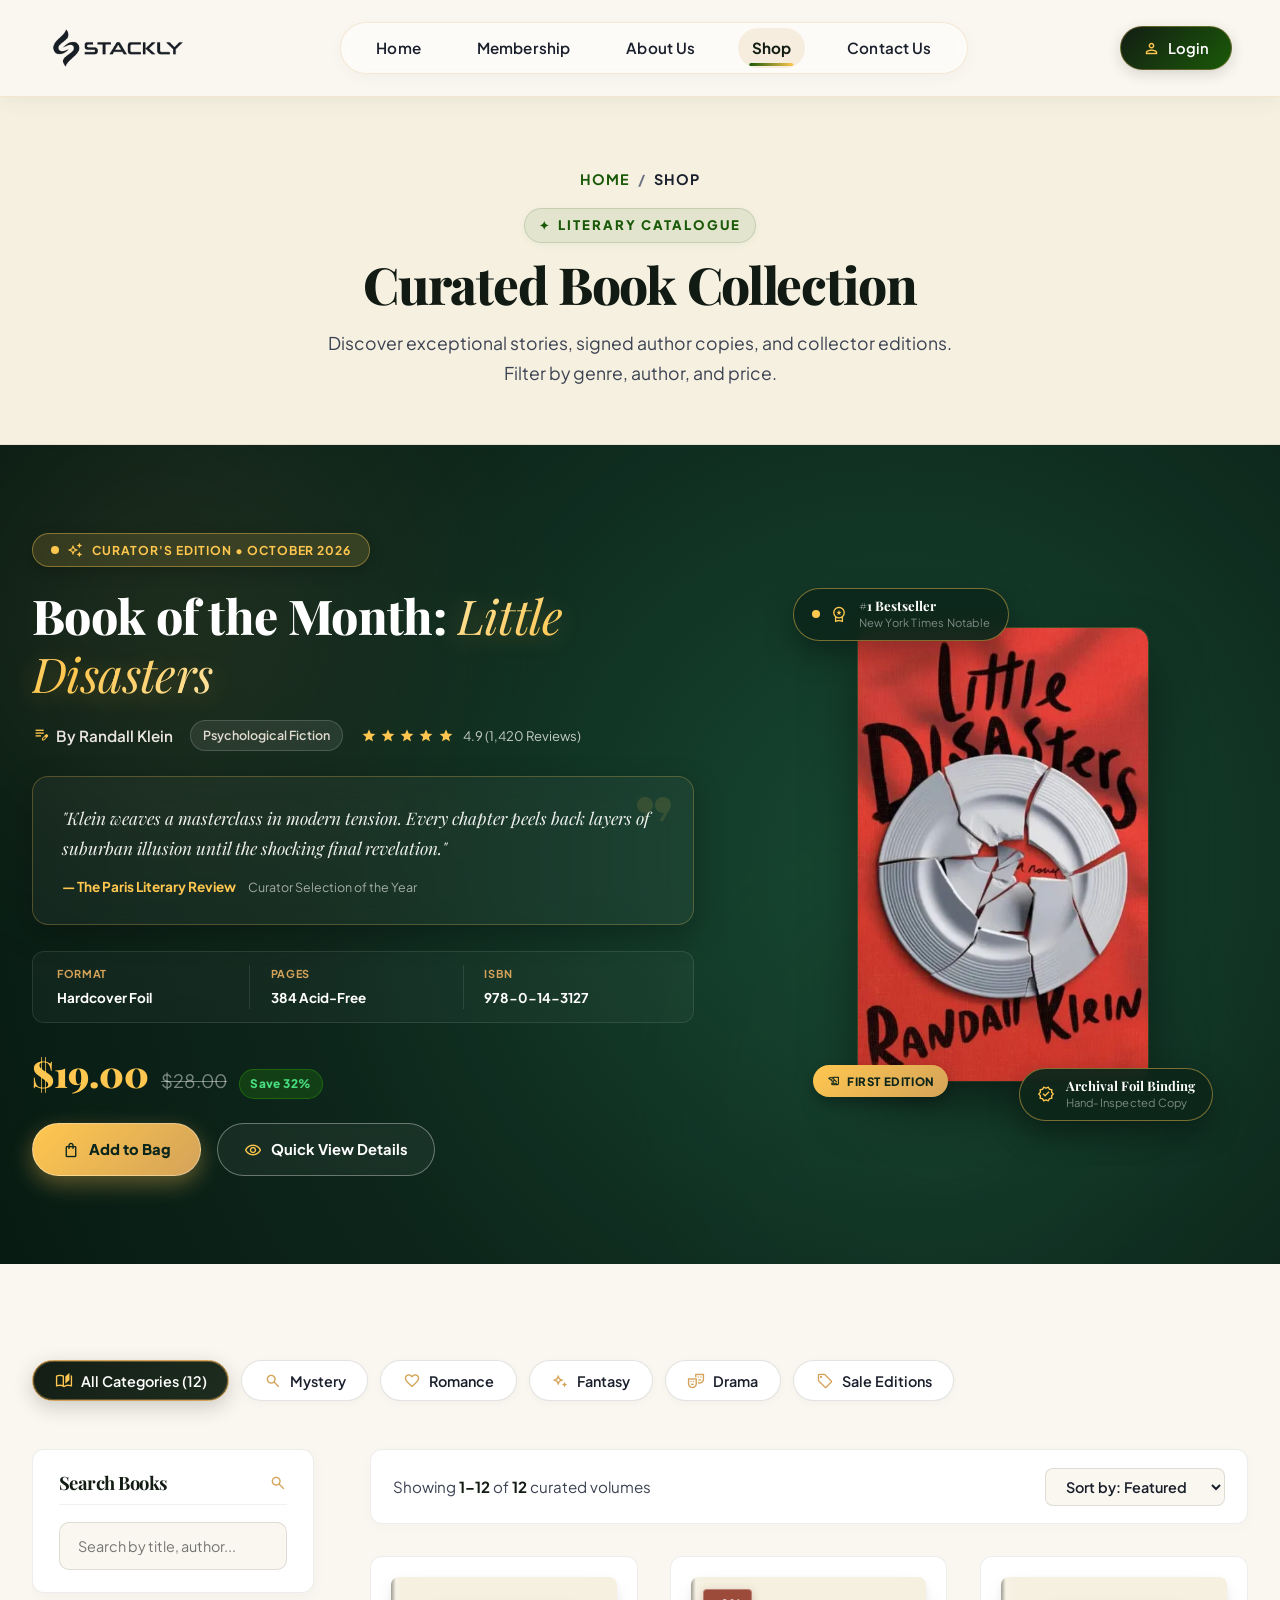
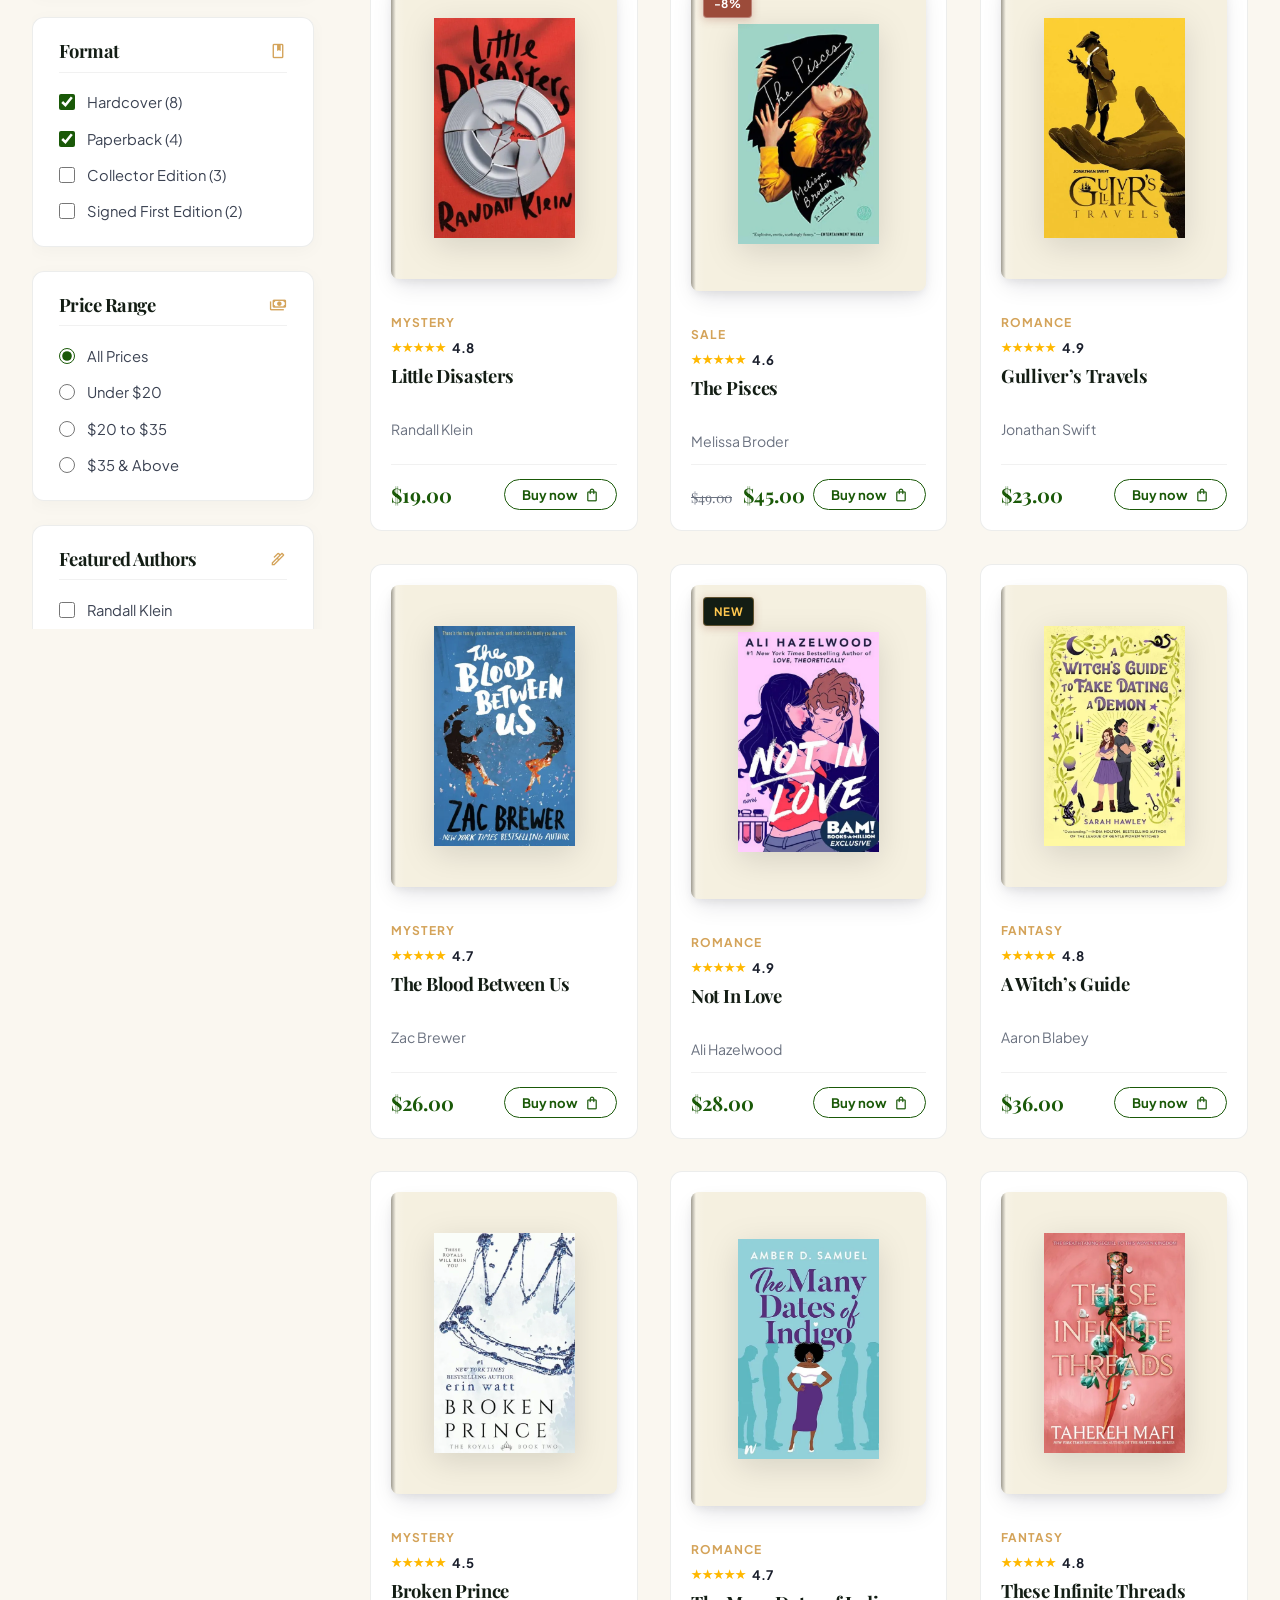
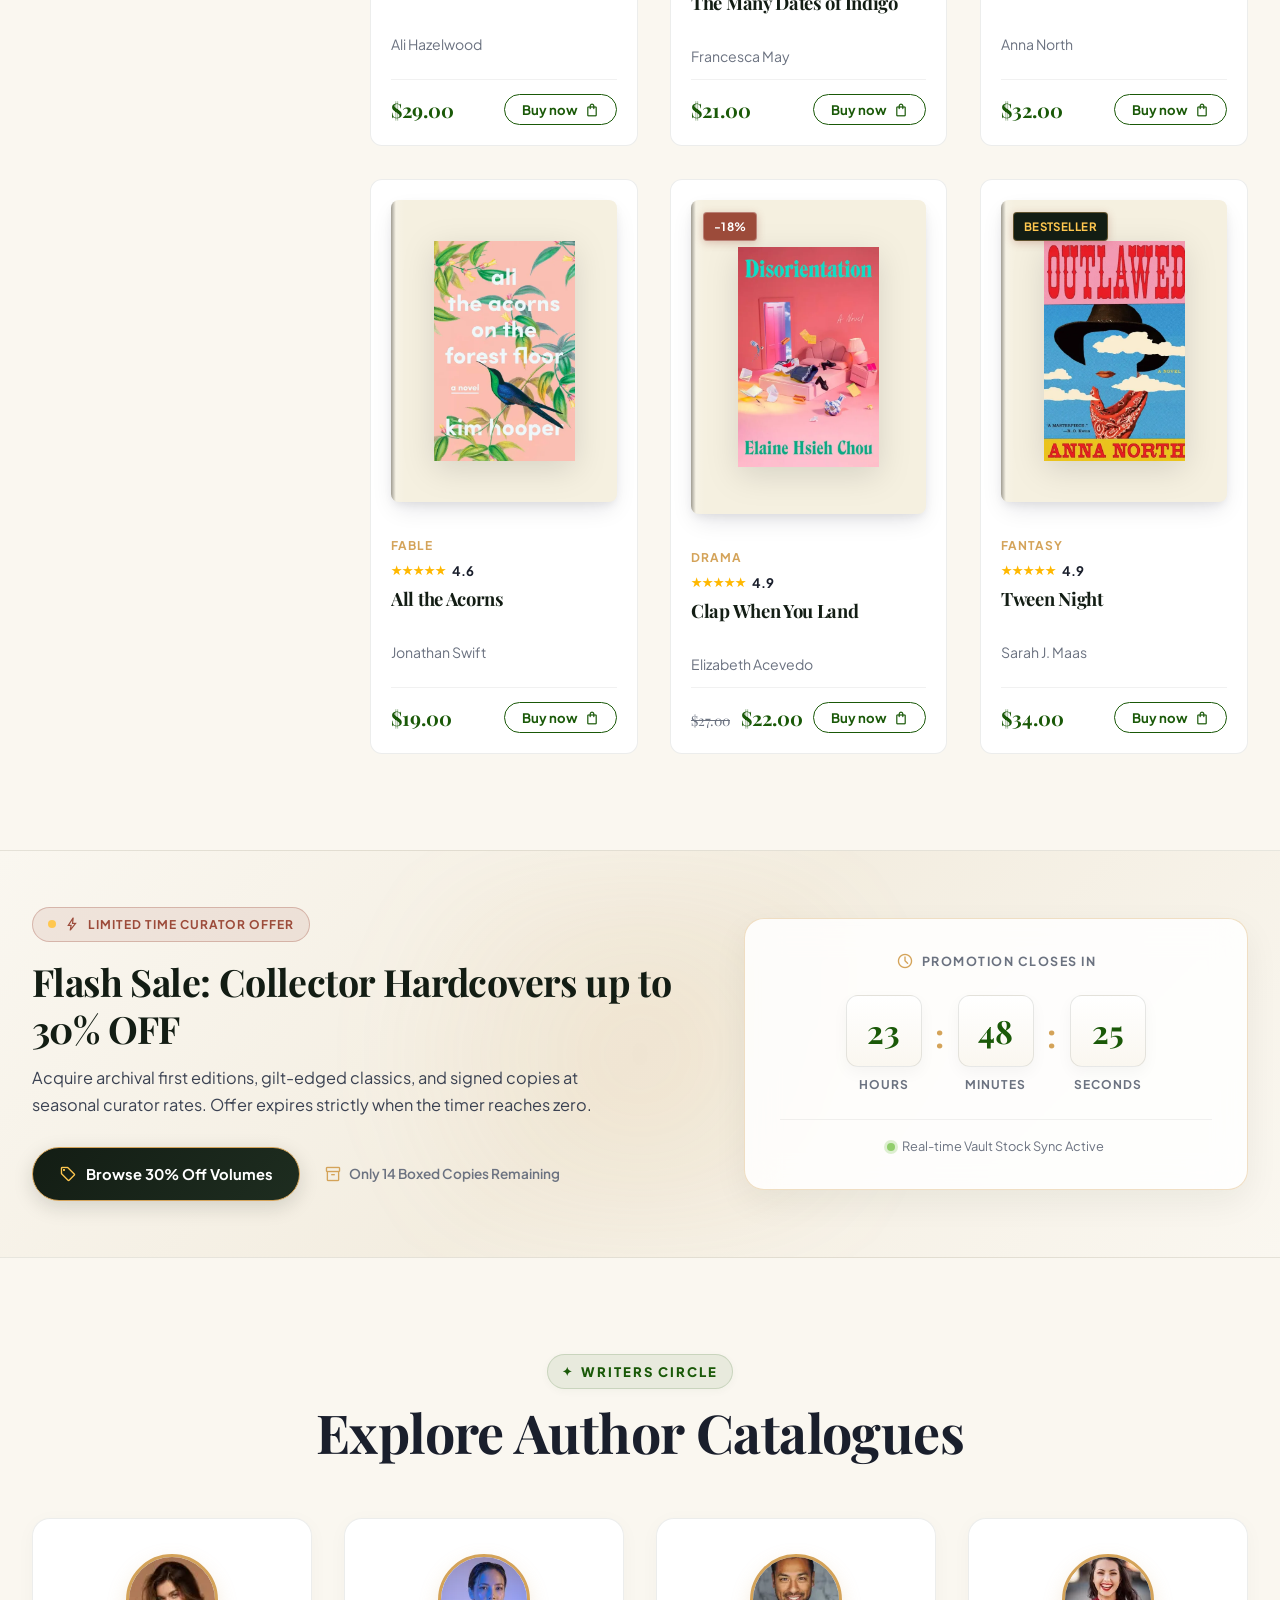
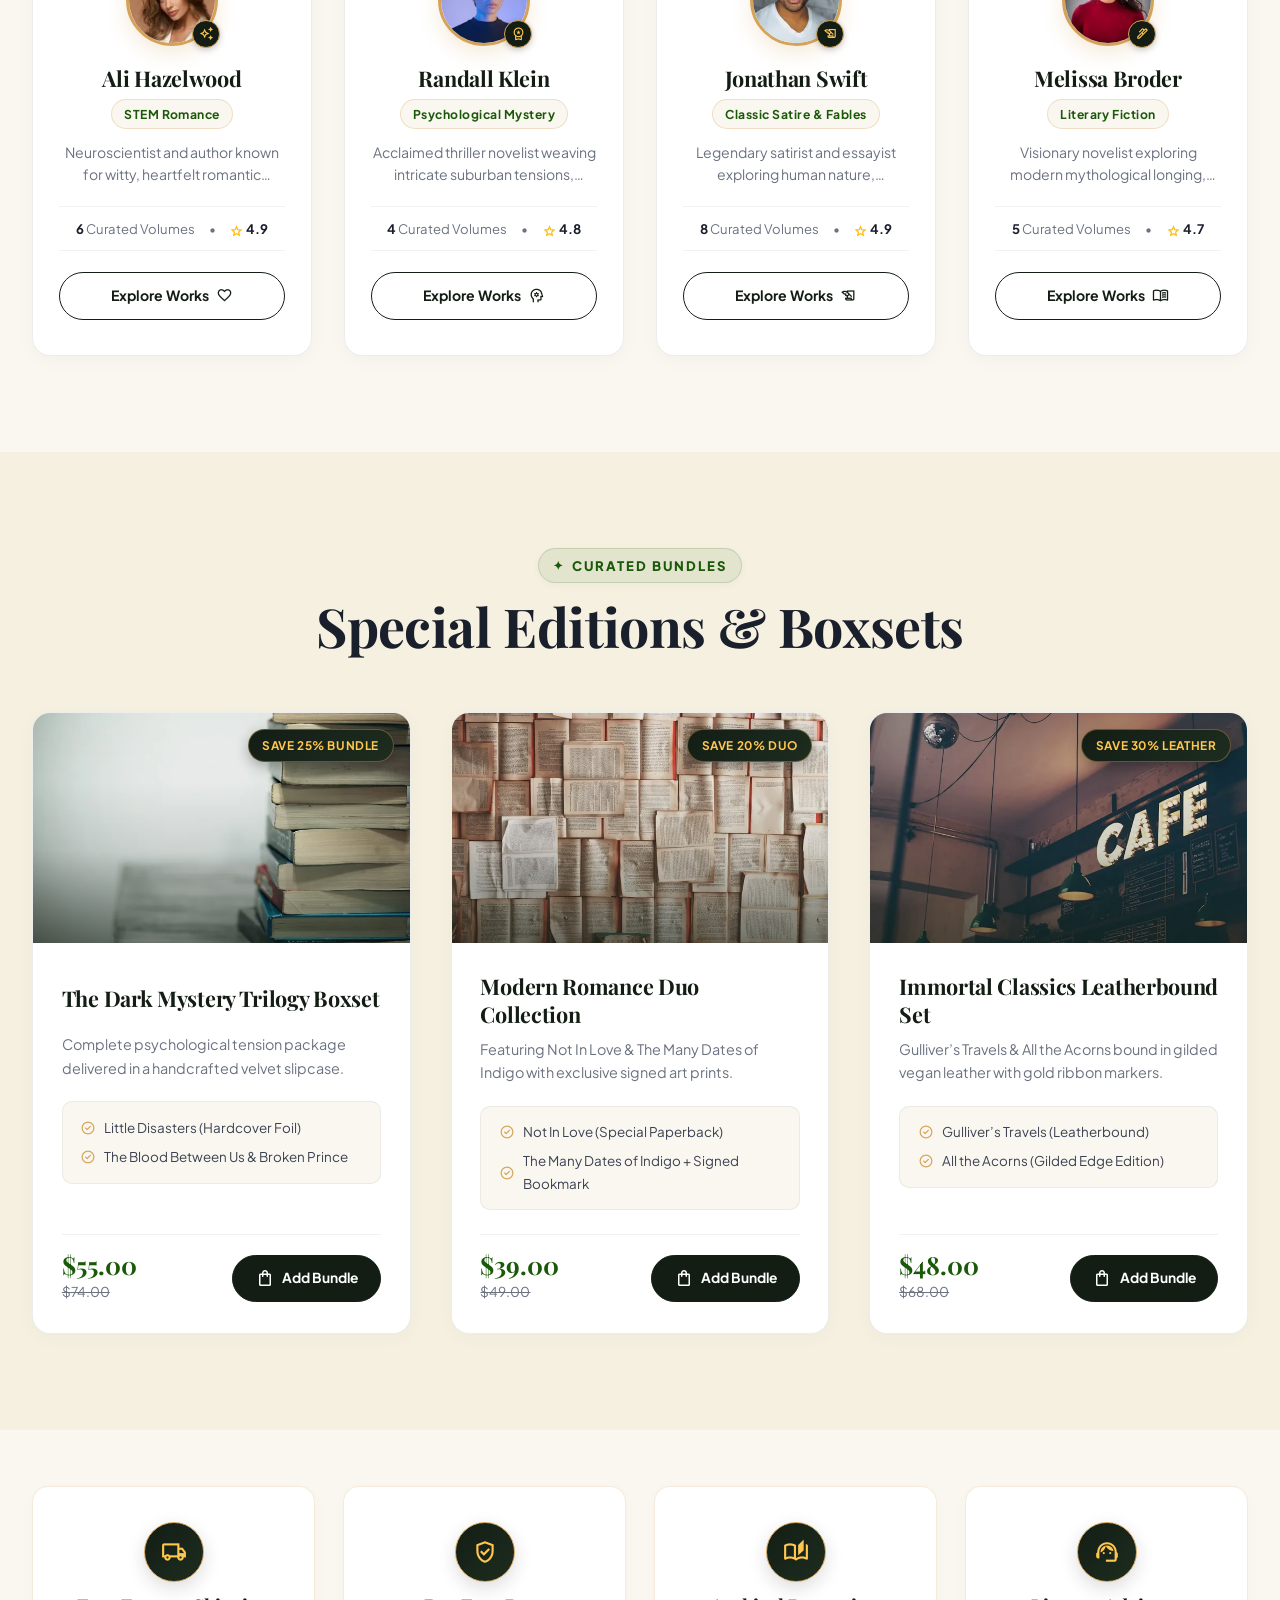
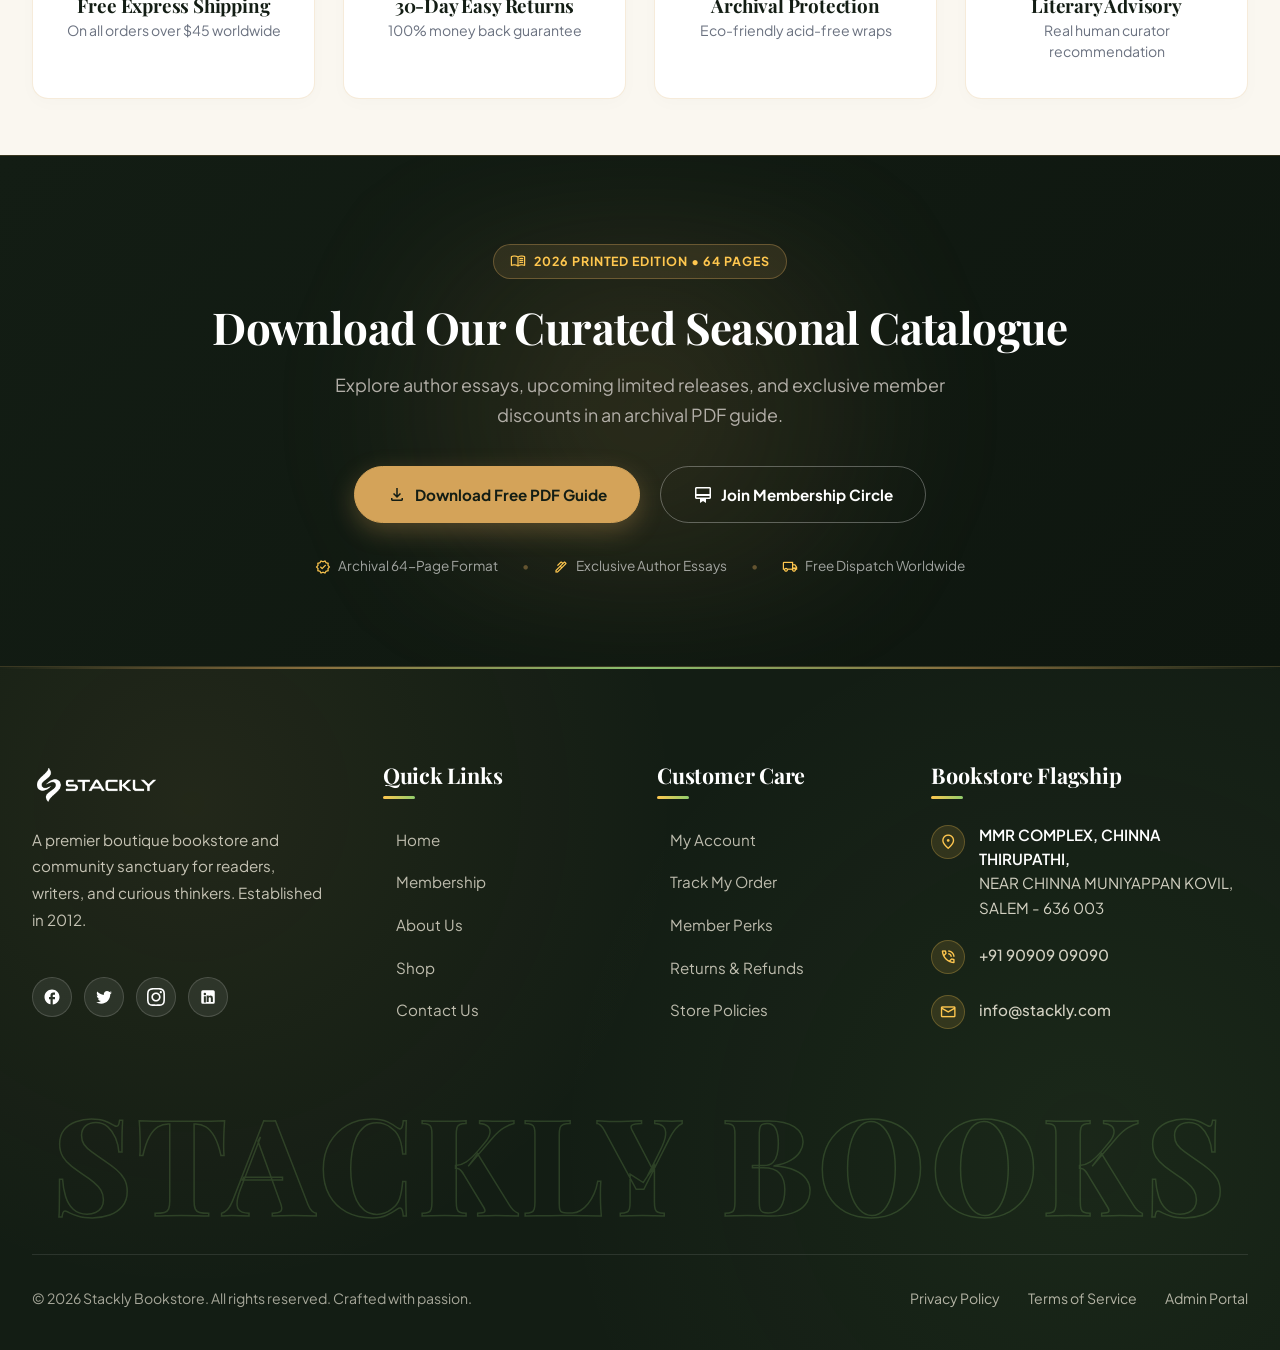
<file: shop.html>
<!DOCTYPE html>
<html lang="en">
<head>
  <meta charset="UTF-8">
  <meta name="viewport" content="width=device-width, initial-scale=1.0">
  <title>Shop Books – Stackly Books</title>
  <link rel="preconnect" href="https://fonts.googleapis.com">
  <link rel="preconnect" href="https://fonts.gstatic.com" crossorigin>
  <link rel="stylesheet" href="https://fonts.googleapis.com/css2?family=Playfair+Display:ital,wght@0,500;0,600;0,700;0,800;0,900;1,400;1,600;1,700&family=Plus+Jakarta+Sans:ital,wght@0,400;0,500;0,600;0,700;0,800;1,400;1,600&display=swap">
  <link rel="stylesheet" href="https://fonts.googleapis.com/css2?family=Material+Symbols+Outlined:opsz,wght,FILL,GRAD@20..48,100..700,0..1,-50..200" />
  <link rel="stylesheet" href="css/style.css">
  <link rel="icon" href="images/logo.webp" type="image/webp">
</head>
<body class="bg-cream">

  <!-- HEADER -->
  <header class="header">
    <div class="header-container">
      <a href="index.html" class="header-logo">
        <img src="images/logo.webp" alt="Stackly Logo">
      </a>

      <nav class="nav-menu">
        <div class="nav-item"><a href="index.html" class="nav-link">Home</a></div>
        <div class="nav-item"><a href="membership.html" class="nav-link">Membership</a></div>
        <div class="nav-item"><a href="about.html" class="nav-link">About Us</a></div>
        <div class="nav-item"><a href="shop.html" class="nav-link active">Shop</a></div>
        <div class="nav-item"><a href="contact.html" class="nav-link">Contact Us</a></div>
      </nav>

      <div class="header-actions">
        <a href="login.html" class="btn-header-login" title="Account Login">
          <span class="material-symbols-outlined">person</span>
          <span>Login</span>
        </a>
        <button class="mobile-nav-toggle" aria-label="Toggle Menu">
          <span></span><span></span><span></span>
        </button>
      </div>
    </div>
  </header>

  <!-- Mobile Drawer (Fullscreen Luxury Menu) -->
  <div class="drawer-overlay"></div>
  <div class="mobile-drawer">
    <div class="drawer-header">
      <a href="index.html" class="header-logo"><img src="images/logo.webp" alt="Stackly Logo"></a>
      <button class="drawer-close-btn" aria-label="Close menu">
        <span class="material-symbols-outlined">close</span>
      </button>
    </div>
    <div class="mobile-drawer-body">
      <ul class="mobile-nav-list">
        <li class="mobile-nav-item"><a href="index.html"><span>Home</span><span class="material-symbols-outlined">chevron_right</span></a></li>
        <li class="mobile-nav-item"><a href="shop.html"><span>Shop Books</span><span class="material-symbols-outlined">chevron_right</span></a></li>
        <li class="mobile-nav-item"><a href="membership.html"><span>Membership Circle</span><span class="material-symbols-outlined">chevron_right</span></a></li>
        <li class="mobile-nav-item"><a href="about.html"><span>About Us</span><span class="material-symbols-outlined">chevron_right</span></a></li>
        <li class="mobile-nav-item"><a href="contact.html"><span>Contact Us</span><span class="material-symbols-outlined">chevron_right</span></a></li>
      </ul>
      <div class="mobile-drawer-footer">
        <a href="login.html" class="mobile-drawer-login-btn">
          <span class="material-symbols-outlined">person</span>
          <span>Sign In / Member Portal</span>
        </a>
        <div class="mobile-drawer-info">
          <span>✦ Rare & Bestselling Books • Free Delivery $35+ ✦</span>
        </div>
      </div>
    </div>
  </div>

  <div class="cart-drawer">
    <div class="cart-drawer-header">
      <h3 style="font-size: 1.5rem; font-weight: 600;">Your Reading Bag</h3>
      <button class="cart-close-btn" aria-label="Close cart">
        <span class="material-symbols-outlined">close</span>
      </button>
    </div>
    <div class="cart-drawer-items"></div>
    <div class="cart-drawer-footer">
      <div class="cart-subtotal">
        <span>Subtotal:</span>
        <span class="cart-subtotal-val">$19.00</span>
      </div>
      <a href="shop.html" class="btn btn-forest" style="width: 100%; margin-bottom: 0.75rem;">Proceed to Checkout</a>
      <a href="shop.html" class="btn btn-outline-dark" style="width: 100%;">Continue Shopping</a>
    </div>
  </div>

  <!-- Quick View Modal -->
  <div class="modal-overlay quick-view-modal">
    <div class="modal-card">
      <button class="modal-close-btn" aria-label="Close details">
        <span class="material-symbols-outlined">close</span>
      </button>
      <div class="modal-content-slot" style="display: contents;"></div>
    </div>
  </div>

  <!-- =========================================================================
       SECTION 1: SHOP BANNER & CATEGORY PILLS
       ========================================================================= -->
  <section class="page-hero">
    <div class="container">
      <div class="breadcrumb-nav">
        <a href="index.html">Home</a> <span>/</span> <span class="current">Shop</span>
      </div>
      <span class="section-subtitle">Literary Catalogue</span>
      <h1 class="page-hero-title">Curated Book Collection</h1>
      <p style="max-width: 650px; margin: 1rem auto 0 auto; color: var(--color-text-body); font-size: 1.1rem;">
        Discover exceptional stories, signed author copies, and collector editions. Filter by genre, author, and price.
      </p>
    </div>
  </section>

  <!-- =========================================================================
       SECTION 2: FEATURED BOOK OF THE MONTH SPOTLIGHT (Luxury 3D Showcase)
       ========================================================================= -->
  <section class="shop-spotlight-section">
    <!-- Ambient Atmospheric Glows -->
    <div class="spotlight-ambient-glow spotlight-glow-1"></div>
    <div class="spotlight-ambient-glow spotlight-glow-2"></div>

    <div class="container relative-container">
      <div class="shop-spotlight-grid">
        <!-- Editorial Content Column (Left) -->
        <div class="shop-spotlight-content">
          <div class="shop-spotlight-badge">
            <span class="badge-pulse-beacon gold"></span>
            <span class="material-symbols-outlined">auto_awesome</span>
            <span>CURATOR'S EDITION • OCTOBER 2026</span>
          </div>

          <h2 class="shop-spotlight-title">Book of the Month: <span class="shop-spotlight-accent">Little Disasters</span></h2>

          <!-- Meta Author & Rating Row -->
          <div class="shop-spotlight-meta">
            <span class="spotlight-author">
              <span class="material-symbols-outlined">edit_note</span>
              <span>By Randall Klein</span>
            </span>
            <span class="spotlight-genre-tag">Psychological Fiction</span>
            <div class="spotlight-stars">
              <span class="material-symbols-outlined star-fill">star</span>
              <span class="material-symbols-outlined star-fill">star</span>
              <span class="material-symbols-outlined star-fill">star</span>
              <span class="material-symbols-outlined star-fill">star</span>
              <span class="material-symbols-outlined star-fill">star</span>
              <span class="spotlight-score">4.9 (1,420 Reviews)</span>
            </div>
          </div>

          <!-- Watermarked Editorial Review Quote -->
          <div class="shop-spotlight-quote-box">
            <span class="material-symbols-outlined quote-watermark">format_quote</span>
            <p class="spotlight-quote-text">
              "Klein weaves a masterclass in modern tension. Every chapter peels back layers of suburban illusion until the shocking final revelation."
            </p>
            <div class="spotlight-quote-author">
              <strong>— The Paris Literary Review</strong>
              <span>Curator Selection of the Year</span>
            </div>
          </div>

          <!-- Key Edition Specs -->
          <div class="shop-spotlight-specs-row">
            <div class="spotlight-spec-item">
              <span class="spec-label">Format</span>
              <strong class="spec-val">Hardcover Foil</strong>
            </div>
            <div class="spotlight-spec-item">
              <span class="spec-label">Pages</span>
              <strong class="spec-val">384 Acid-Free</strong>
            </div>
            <div class="spotlight-spec-item">
              <span class="spec-label">ISBN</span>
              <strong class="spec-val">978-0-14-3127</strong>
            </div>
          </div>

          <!-- Pricing & Action Buttons -->
          <div class="shop-spotlight-actions-row">
            <div class="spotlight-price-box">
              <span class="spotlight-price-val">$19.00</span>
              <span class="spotlight-price-old">$28.00</span>
              <span class="spotlight-discount-badge">Save 32%</span>
            </div>

            <div class="spotlight-btn-group">
              <a href="404.html" class="btn-spotlight-cart" style="text-decoration: none;">
                <span class="material-symbols-outlined">shopping_bag</span>
                <span>Add to Bag</span>
              </a>
              <a href="404.html" class="btn-spotlight-quick" style="text-decoration: none;">
                <span class="material-symbols-outlined">visibility</span>
                <span>Quick View Details</span>
              </a>
            </div>
          </div>
        </div>

        <!-- 3D Interactive Book Showcase Stage (Right) -->
        <div class="shop-spotlight-visual">
          <div class="spotlight-stage-frame" id="shop-spotlight-card">
            <!-- 3D Book Container -->
            <div class="spotlight-book-stage">
              <img src="images/book-1.webp" alt="Little Disasters by Randall Klein" class="spotlight-book-cover">
              <div class="spotlight-book-sheen"></div>
            </div>

            <!-- Top Floating Recognition Badge -->
            <div class="spotlight-float-tag tag-top">
              <span class="badge-pulse-beacon gold"></span>
              <span class="material-symbols-outlined">workspace_premium</span>
              <div class="tag-text-wrap">
                <span class="tag-title">#1 Bestseller</span>
                <span class="tag-sub">New York Times Notable</span>
              </div>
            </div>

            <!-- Bottom Floating Archival Badge -->
            <div class="spotlight-float-tag tag-bottom">
              <span class="material-symbols-outlined tag-icon-green">verified</span>
              <div class="tag-text-wrap">
                <span class="tag-title">Archival Foil Binding</span>
                <span class="tag-sub">Hand-Inspected Copy</span>
              </div>
            </div>

            <!-- Signed Edition Seal -->
            <div class="spotlight-signed-seal">
              <span class="material-symbols-outlined">history_edu</span>
              <span>FIRST EDITION</span>
            </div>
          </div>
        </div>
      </div>
    </div>
  </section>

  <!-- =========================================================================
       SECTION 3: MAIN CATALOGUE & STICKY FILTER SIDEBAR
       ========================================================================= -->
  <section class="section-padding bg-cream" id="catalogue-section">
    <div class="container">
      <!-- Top Category Filter Pills -->
      <div class="category-pills">
        <button class="category-pill active" data-category="all">
          <span class="material-symbols-outlined">auto_stories</span>
          <span>All Categories (12)</span>
        </button>
        <button class="category-pill" data-category="mystery">
          <span class="material-symbols-outlined">search</span>
          <span>Mystery</span>
        </button>
        <button class="category-pill" data-category="romance">
          <span class="material-symbols-outlined">favorite</span>
          <span>Romance</span>
        </button>
        <button class="category-pill" data-category="fantasy">
          <span class="material-symbols-outlined">magic_button</span>
          <span>Fantasy</span>
        </button>
        <button class="category-pill" data-category="drama">
          <span class="material-symbols-outlined">theater_comedy</span>
          <span>Drama</span>
        </button>
        <button class="category-pill" data-category="sale">
          <span class="material-symbols-outlined">local_offer</span>
          <span>Sale Editions</span>
        </button>
      </div>

      <div class="shop-layout">
        <!-- Sticky Sidebar (Fixed on Scroll) -->
        <aside class="shop-sidebar">
          <div class="filter-widget">
            <h4 class="filter-title">
              <span>Search Books</span>
              <span class="material-symbols-outlined" style="font-size: 18px; color: #D4A359;">search</span>
            </h4>
            <div class="filter-search-wrap">
              <input type="text" id="shop-search-input" class="form-control" placeholder="Search by title, author..." style="font-size: 0.9rem;">
            </div>
          </div>

          <div class="filter-widget">
            <h4 class="filter-title">
              <span>Format</span>
              <span class="material-symbols-outlined" style="font-size: 18px; color: #D4A359;">book</span>
            </h4>
            <div class="filter-list">
              <label class="filter-item"><input type="checkbox" class="filter-format-chk" value="Hardcover" checked> Hardcover (8)</label>
              <label class="filter-item"><input type="checkbox" class="filter-format-chk" value="Paperback" checked> Paperback (4)</label>
              <label class="filter-item"><input type="checkbox" class="filter-format-chk" value="Collector Edition"> Collector Edition (3)</label>
              <label class="filter-item"><input type="checkbox" class="filter-format-chk" value="Signed First Edition"> Signed First Edition (2)</label>
            </div>
          </div>

          <div class="filter-widget">
            <h4 class="filter-title">
              <span>Price Range</span>
              <span class="material-symbols-outlined" style="font-size: 18px; color: #D4A359;">payments</span>
            </h4>
            <div class="filter-list">
              <label class="filter-item"><input type="radio" name="price-filter" value="all" checked> All Prices</label>
              <label class="filter-item"><input type="radio" name="price-filter" value="under-20"> Under $20</label>
              <label class="filter-item"><input type="radio" name="price-filter" value="20-35"> $20 to $35</label>
              <label class="filter-item"><input type="radio" name="price-filter" value="above-35"> $35 & Above</label>
            </div>
          </div>

          <div class="filter-widget">
            <h4 class="filter-title">
              <span>Featured Authors</span>
              <span class="material-symbols-outlined" style="font-size: 18px; color: #D4A359;">ink_pen</span>
            </h4>
            <div class="filter-list">
              <label class="filter-item"><input type="checkbox" class="filter-author-chk" value="Randall Klein"> Randall Klein</label>
              <label class="filter-item"><input type="checkbox" class="filter-author-chk" value="Melissa Broder"> Melissa Broder</label>
              <label class="filter-item"><input type="checkbox" class="filter-author-chk" value="Ali Hazelwood"> Ali Hazelwood</label>
              <label class="filter-item"><input type="checkbox" class="filter-author-chk" value="Jonathan Swift"> Jonathan Swift</label>
              <label class="filter-item"><input type="checkbox" class="filter-author-chk" value="Sarah J. Maas"> Sarah J. Maas</label>
            </div>
          </div>

          <div class="filter-actions-wrap">
            <button id="shop-reset-filters-btn" class="btn btn-outline-dark" style="width: 100%; font-size: 0.88rem; display: flex; align-items: center; justify-content: center; gap: 0.5rem; padding: 0.75rem 1rem;">
              <span class="material-symbols-outlined" style="font-size: 18px;">restart_alt</span>
              <span>Reset All Filters</span>
            </button>
          </div>
        </aside>

        <!-- Product Grid (Scrolls Independently) -->
        <main class="shop-main-content">
          <div class="shop-topbar">
            <div class="shop-count-text" id="shop-showing-count">
              Showing <strong>1–12</strong> of <strong>12</strong> curated volumes
            </div>
            <div class="shop-sort-wrap">
              <select id="shop-sort-select" class="form-control" style="width: auto; padding: 0.5rem 1rem; font-size: 0.9rem;">
                <option value="featured">Sort by: Featured</option>
                <option value="price-asc">Price: Low to High</option>
                <option value="price-desc">Price: High to Low</option>
                <option value="rating-desc">Top Rated</option>
              </select>
            </div>
          </div>

          <div class="product-grid-3" id="shop-product-grid">
            <!-- Book Card 1 -->
            <div class="product-card" data-id="b1" data-category="mystery" data-price="19.00" data-format="Hardcover" data-author="Randall Klein" data-rating="4.9">
              <div class="product-thumb-wrap">
                <img src="images/book-1.webp" alt="Little Disasters">
                <div class="product-actions-tray">
                  <a href="404.html" class="product-action-btn wishlist-btn" data-id="b1" title="Wishlist">
                    <span class="material-symbols-outlined">favorite</span>
                  </a>
                  <a href="404.html" class="product-action-btn quick-view-btn" data-id="b1" title="Quick View">
                    <span class="material-symbols-outlined">visibility</span>
                  </a>
                  <a href="404.html" class="product-action-btn add-to-cart-btn" data-id="b1" title="Add to Bag">
                    <span class="material-symbols-outlined">shopping_bag</span>
                  </a>
                </div>
              </div>
              <div class="product-info">
                <span class="product-category-tag">Mystery</span>
                <h3 class="product-title"><a href="#">Little Disasters</a></h3>
                <div class="product-author">Randall Klein</div>
                <div class="product-price-row">
                  <span class="product-price">$19.00</span>
                  <a href="404.html" class="btn-buy-now" data-id="b1">Buy now</a>
                </div>
              </div>
            </div>

            <!-- Book Card 2 -->
            <div class="product-card" data-id="b2" data-category="sale" data-price="45.00" data-format="Hardcover" data-author="Melissa Broder" data-rating="4.8">
              <div class="product-thumb-wrap">
                <span class="product-badge">-8%</span>
                <img src="images/book-2.webp" alt="The Pisces">
                <div class="product-actions-tray">
                  <a href="404.html" class="product-action-btn wishlist-btn" data-id="b2" title="Wishlist">
                    <span class="material-symbols-outlined">favorite</span>
                  </a>
                  <a href="404.html" class="product-action-btn quick-view-btn" data-id="b2" title="Quick View">
                    <span class="material-symbols-outlined">visibility</span>
                  </a>
                  <a href="404.html" class="product-action-btn add-to-cart-btn" data-id="b2" title="Add to Bag">
                    <span class="material-symbols-outlined">shopping_bag</span>
                  </a>
                </div>
              </div>
              <div class="product-info">
                <span class="product-category-tag">Sale</span>
                <h3 class="product-title"><a href="#">The Pisces</a></h3>
                <div class="product-author">Melissa Broder</div>
                <div class="product-price-row">
                  <span class="product-price"><span class="old-price">$49.00</span>$45.00</span>
                  <a href="404.html" class="btn-buy-now" data-id="b2">Buy now</a>
                </div>
              </div>
            </div>

            <!-- Book Card 3 -->
            <div class="product-card" data-id="b3" data-category="romance" data-price="23.00" data-format="Collector Edition" data-author="Jonathan Swift" data-rating="4.9">
              <div class="product-thumb-wrap">
                <img src="images/book-3.webp" alt="Gulliver’s Travels">
                <div class="product-actions-tray">
                  <a href="404.html" class="product-action-btn wishlist-btn" data-id="b3" title="Wishlist">
                    <span class="material-symbols-outlined">favorite</span>
                  </a>
                  <a href="404.html" class="product-action-btn quick-view-btn" data-id="b3" title="Quick View">
                    <span class="material-symbols-outlined">visibility</span>
                  </a>
                  <a href="404.html" class="product-action-btn add-to-cart-btn" data-id="b3" title="Add to Bag">
                    <span class="material-symbols-outlined">shopping_bag</span>
                  </a>
                </div>
              </div>
              <div class="product-info">
                <span class="product-category-tag">Romance</span>
                <h3 class="product-title"><a href="#">Gulliver’s Travels</a></h3>
                <div class="product-author">Jonathan Swift</div>
                <div class="product-price-row">
                  <span class="product-price">$23.00</span>
                  <a href="404.html" class="btn-buy-now" data-id="b3">Buy now</a>
                </div>
              </div>
            </div>

            <!-- Book Card 4 -->
            <div class="product-card" data-id="b4" data-category="mystery" data-price="26.00" data-format="Hardcover" data-author="Zac Brewer" data-rating="4.7">
              <div class="product-thumb-wrap">
                <img src="images/book-4.webp" alt="The Blood Between Us">
                <div class="product-actions-tray">
                  <a href="404.html" class="product-action-btn wishlist-btn" data-id="b4" title="Wishlist">
                    <span class="material-symbols-outlined">favorite</span>
                  </a>
                  <a href="404.html" class="product-action-btn quick-view-btn" data-id="b4" title="Quick View">
                    <span class="material-symbols-outlined">visibility</span>
                  </a>
                  <a href="404.html" class="product-action-btn add-to-cart-btn" data-id="b4" title="Add to Bag">
                    <span class="material-symbols-outlined">shopping_bag</span>
                  </a>
                </div>
              </div>
              <div class="product-info">
                <span class="product-category-tag">Mystery</span>
                <h3 class="product-title"><a href="#">The Blood Between Us</a></h3>
                <div class="product-author">Zac Brewer</div>
                <div class="product-price-row">
                  <span class="product-price">$26.00</span>
                  <a href="404.html" class="btn-buy-now" data-id="b4">Buy now</a>
                </div>
              </div>
            </div>

            <!-- Book Card 5 -->
            <div class="product-card" data-id="b5" data-category="romance" data-price="28.00" data-format="Paperback" data-author="Ali Hazelwood" data-rating="4.9">
              <div class="product-thumb-wrap">
                <span class="product-badge badge-new">NEW</span>
                <img src="images/book-5.webp" alt="Not In Love">
                <div class="product-actions-tray">
                  <a href="404.html" class="product-action-btn wishlist-btn" data-id="b5" title="Wishlist">
                    <span class="material-symbols-outlined">favorite</span>
                  </a>
                  <a href="404.html" class="product-action-btn quick-view-btn" data-id="b5" title="Quick View">
                    <span class="material-symbols-outlined">visibility</span>
                  </a>
                  <a href="404.html" class="product-action-btn add-to-cart-btn" data-id="b5" title="Add to Bag">
                    <span class="material-symbols-outlined">shopping_bag</span>
                  </a>
                </div>
              </div>
              <div class="product-info">
                <span class="product-category-tag">Romance</span>
                <h3 class="product-title"><a href="#">Not In Love</a></h3>
                <div class="product-author">Ali Hazelwood</div>
                <div class="product-price-row">
                  <span class="product-price">$28.00</span>
                  <a href="404.html" class="btn-buy-now" data-id="b5">Buy now</a>
                </div>
              </div>
            </div>

            <!-- Book Card 6 -->
            <div class="product-card" data-id="b6" data-category="fantasy" data-price="36.00" data-format="Hardcover" data-author="Aaron Blabey" data-rating="4.8">
              <div class="product-thumb-wrap">
                <img src="images/book-6.webp" alt="A Witch’s Guide">
                <div class="product-actions-tray">
                  <a href="404.html" class="product-action-btn wishlist-btn" data-id="b6" title="Wishlist">
                    <span class="material-symbols-outlined">favorite</span>
                  </a>
                  <a href="404.html" class="product-action-btn quick-view-btn" data-id="b6" title="Quick View">
                    <span class="material-symbols-outlined">visibility</span>
                  </a>
                  <a href="404.html" class="product-action-btn add-to-cart-btn" data-id="b6" title="Add to Bag">
                    <span class="material-symbols-outlined">shopping_bag</span>
                  </a>
                </div>
              </div>
              <div class="product-info">
                <span class="product-category-tag">Fantasy</span>
                <h3 class="product-title"><a href="#">A Witch’s Guide</a></h3>
                <div class="product-author">Aaron Blabey</div>
                <div class="product-price-row">
                  <span class="product-price">$36.00</span>
                  <a href="404.html" class="btn-buy-now" data-id="b6">Buy now</a>
                </div>
              </div>
            </div>

            <!-- Book Card 7 -->
            <div class="product-card" data-id="b7" data-category="mystery" data-price="29.00" data-format="Hardcover" data-author="Ali Hazelwood" data-rating="4.5">
              <div class="product-thumb-wrap">
                <img src="images/book-7.webp" alt="Broken Prince">
                <div class="product-actions-tray">
                  <a href="404.html" class="product-action-btn wishlist-btn" data-id="b7" title="Wishlist">
                    <span class="material-symbols-outlined">favorite</span>
                  </a>
                  <a href="404.html" class="product-action-btn quick-view-btn" data-id="b7" title="Quick View">
                    <span class="material-symbols-outlined">visibility</span>
                  </a>
                  <a href="404.html" class="product-action-btn add-to-cart-btn" data-id="b7" title="Add to Bag">
                    <span class="material-symbols-outlined">shopping_bag</span>
                  </a>
                </div>
              </div>
              <div class="product-info">
                <span class="product-category-tag">Mystery</span>
                <h3 class="product-title"><a href="#">Broken Prince</a></h3>
                <div class="product-author">Ali Hazelwood</div>
                <div class="product-price-row">
                  <span class="product-price">$29.00</span>
                  <a href="404.html" class="btn-buy-now" data-id="b7">Buy now</a>
                </div>
              </div>
            </div>

            <!-- Book Card 8 -->
            <div class="product-card" data-id="b8" data-category="romance" data-price="21.00" data-format="Paperback" data-author="Francesca May" data-rating="4.7">
              <div class="product-thumb-wrap">
                <img src="images/book-8.webp" alt="The Many Dates of Indigo">
                <div class="product-actions-tray">
                  <a href="404.html" class="product-action-btn wishlist-btn" data-id="b8" title="Wishlist">
                    <span class="material-symbols-outlined">favorite</span>
                  </a>
                  <a href="404.html" class="product-action-btn quick-view-btn" data-id="b8" title="Quick View">
                    <span class="material-symbols-outlined">visibility</span>
                  </a>
                  <a href="404.html" class="product-action-btn add-to-cart-btn" data-id="b8" title="Add to Bag">
                    <span class="material-symbols-outlined">shopping_bag</span>
                  </a>
                </div>
              </div>
              <div class="product-info">
                <span class="product-category-tag">Romance</span>
                <h3 class="product-title"><a href="#">The Many Dates of Indigo</a></h3>
                <div class="product-author">Francesca May</div>
                <div class="product-price-row">
                  <span class="product-price">$21.00</span>
                  <a href="404.html" class="btn-buy-now" data-id="b8">Buy now</a>
                </div>
              </div>
            </div>

            <!-- Book Card 9 -->
            <div class="product-card" data-id="b9" data-category="fantasy" data-price="32.00" data-format="Collector Edition" data-author="Anna North" data-rating="4.8">
              <div class="product-thumb-wrap">
                <img src="images/book-9.webp" alt="These Infinite Threads">
                <div class="product-actions-tray">
                  <a href="404.html" class="product-action-btn wishlist-btn" data-id="b9" title="Wishlist">
                    <span class="material-symbols-outlined">favorite</span>
                  </a>
                  <a href="404.html" class="product-action-btn quick-view-btn" data-id="b9" title="Quick View">
                    <span class="material-symbols-outlined">visibility</span>
                  </a>
                  <a href="404.html" class="product-action-btn add-to-cart-btn" data-id="b9" title="Add to Bag">
                    <span class="material-symbols-outlined">shopping_bag</span>
                  </a>
                </div>
              </div>
              <div class="product-info">
                <span class="product-category-tag">Fantasy</span>
                <h3 class="product-title"><a href="#">These Infinite Threads</a></h3>
                <div class="product-author">Anna North</div>
                <div class="product-price-row">
                  <span class="product-price">$32.00</span>
                  <a href="404.html" class="btn-buy-now" data-id="b9">Buy now</a>
                </div>
              </div>
            </div>

            <!-- Book Card 10 -->
            <div class="product-card" data-id="b10" data-category="fantasy" data-price="19.00" data-format="Paperback" data-author="Jonathan Swift" data-rating="4.6">
              <div class="product-thumb-wrap">
                <img src="images/book-10.webp" alt="All the Acorns">
                <div class="product-actions-tray">
                  <a href="404.html" class="product-action-btn wishlist-btn" data-id="b10" title="Wishlist">
                    <span class="material-symbols-outlined">favorite</span>
                  </a>
                  <a href="404.html" class="product-action-btn quick-view-btn" data-id="b10" title="Quick View">
                    <span class="material-symbols-outlined">visibility</span>
                  </a>
                  <a href="404.html" class="product-action-btn add-to-cart-btn" data-id="b10" title="Add to Bag">
                    <span class="material-symbols-outlined">shopping_bag</span>
                  </a>
                </div>
              </div>
              <div class="product-info">
                <span class="product-category-tag">Fable</span>
                <h3 class="product-title"><a href="#">All the Acorns</a></h3>
                <div class="product-author">Jonathan Swift</div>
                <div class="product-price-row">
                  <span class="product-price">$19.00</span>
                  <a href="404.html" class="btn-buy-now" data-id="b10">Buy now</a>
                </div>
              </div>
            </div>

            <!-- Book Card 11 -->
            <div class="product-card" data-id="b11" data-category="drama" data-price="22.00" data-format="Hardcover" data-author="Elizabeth Acevedo" data-rating="4.8">
              <div class="product-thumb-wrap">
                <span class="product-badge">-18%</span>
                <img src="images/book-11.webp" alt="Clap When You Land">
                <div class="product-actions-tray">
                  <a href="404.html" class="product-action-btn wishlist-btn" data-id="b11" title="Wishlist">
                    <span class="material-symbols-outlined">favorite</span>
                  </a>
                  <a href="404.html" class="product-action-btn quick-view-btn" data-id="b11" title="Quick View">
                    <span class="material-symbols-outlined">visibility</span>
                  </a>
                  <a href="404.html" class="product-action-btn add-to-cart-btn" data-id="b11" title="Add to Bag">
                    <span class="material-symbols-outlined">shopping_bag</span>
                  </a>
                </div>
              </div>
              <div class="product-info">
                <span class="product-category-tag">Drama</span>
                <h3 class="product-title"><a href="#">Clap When You Land</a></h3>
                <div class="product-author">Elizabeth Acevedo</div>
                <div class="product-price-row">
                  <span class="product-price"><span class="old-price">$27.00</span>$22.00</span>
                  <a href="404.html" class="btn-buy-now" data-id="b11">Buy now</a>
                </div>
              </div>
            </div>

            <!-- Book Card 12 -->
            <div class="product-card" data-id="b12" data-category="fantasy" data-price="34.00" data-format="Hardcover" data-author="Sarah J. Maas" data-rating="4.9">
              <div class="product-thumb-wrap">
                <span class="product-badge badge-new">BESTSELLER</span>
                <img src="images/book-12.webp" alt="Tween Night">
                <div class="product-actions-tray">
                  <a href="404.html" class="product-action-btn wishlist-btn" data-id="b12" title="Wishlist">
                    <span class="material-symbols-outlined">favorite</span>
                  </a>
                  <a href="404.html" class="product-action-btn quick-view-btn" data-id="b12" title="Quick View">
                    <span class="material-symbols-outlined">visibility</span>
                  </a>
                  <a href="404.html" class="product-action-btn add-to-cart-btn" data-id="b12" title="Add to Bag">
                    <span class="material-symbols-outlined">shopping_bag</span>
                  </a>
                </div>
              </div>
              <div class="product-info">
                <span class="product-category-tag">Fantasy</span>
                <h3 class="product-title"><a href="#">Tween Night</a></h3>
                <div class="product-author">Sarah J. Maas</div>
                <div class="product-price-row">
                  <span class="product-price">$34.00</span>
                  <a href="404.html" class="btn-buy-now" data-id="b12">Buy now</a>
                </div>
              </div>
            </div>
          </div>
        </main>
      </div>
    </div>
  </section>

  <!-- =========================================================================
       SECTION 4: FLASH SALE OF THE WEEK (Editorial Showcase)
       ========================================================================= -->
  <section class="shop-flash-section">
    <div class="flash-ambient-sheen"></div>
    <div class="container relative-container">
      <div class="flash-sale-layout">
        <!-- Editorial Content -->
        <div class="flash-sale-info">
          <div class="flash-badge-pill">
            <span class="badge-pulse-beacon gold"></span>
            <span class="material-symbols-outlined">bolt</span>
            <span>LIMITED TIME CURATOR OFFER</span>
          </div>
          <h2 class="flash-sale-title">Flash Sale: Collector Hardcovers up to 30% OFF</h2>
          <p class="flash-sale-desc">
            Acquire archival first editions, gilt-edged classics, and signed copies at seasonal curator rates. Offer expires strictly when the timer reaches zero.
          </p>
          <div class="flash-sale-cta-row">
            <a href="404.html" class="btn-flash-explore">
              <span class="material-symbols-outlined">local_offer</span>
              <span>Browse 30% Off Volumes</span>
            </a>
            <span class="flash-stock-note">
              <span class="material-symbols-outlined">inventory_2</span>
              <span>Only 14 Boxed Copies Remaining</span>
            </span>
          </div>
        </div>

        <!-- Live Countdown Glass Stage -->
        <div class="flash-timer-card">
          <div class="timer-card-header">
            <span class="material-symbols-outlined timer-clock-icon">schedule</span>
            <span>PROMOTION CLOSES IN</span>
          </div>
          <div class="flash-countdown-grid" id="flash-countdown-timer">
            <div class="countdown-unit-box">
              <div class="countdown-num-wrap">
                <span class="countdown-digit" id="flash-timer-hours">23</span>
              </div>
              <span class="countdown-label">Hours</span>
            </div>
            <span class="countdown-colon">:</span>
            <div class="countdown-unit-box">
              <div class="countdown-num-wrap">
                <span class="countdown-digit" id="flash-timer-mins">48</span>
              </div>
              <span class="countdown-label">Minutes</span>
            </div>
            <span class="countdown-colon">:</span>
            <div class="countdown-unit-box">
              <div class="countdown-num-wrap">
                <span class="countdown-digit" id="flash-timer-secs">29</span>
              </div>
              <span class="countdown-label">Seconds</span>
            </div>
          </div>
          <div class="timer-card-footer">
            <span class="status-indicator-live"></span>
            <span>Real-time Vault Stock Sync Active</span>
          </div>
        </div>
      </div>
    </div>
  </section>

  <!-- =========================================================================
       SECTION 5: BROWSE BY FEATURED AUTHORS (Writers Circle - Strict Equalized Alignment)
       ========================================================================= -->
  <section class="section-padding bg-cream">
    <div class="container">
      <div class="section-header">
        <span class="section-subtitle">Writers Circle</span>
        <h2 class="section-title">Explore Author Catalogues</h2>
      </div>

      <div class="author-catalogue-grid">
        <!-- Author Card 1: Ali Hazelwood -->
        <div class="author-card-modern">
          <div class="author-avatar-wrap">
            <img src="images/user-1.webp" alt="Ali Hazelwood" class="author-avatar-img">
            <div class="author-avatar-badge" title="Verified Author">
              <span class="material-symbols-outlined">auto_awesome</span>
            </div>
          </div>
          <h3 class="author-card-name">Ali Hazelwood</h3>
          <span class="author-genre-badge">STEM Romance</span>
          <p class="author-card-bio">Neuroscientist and author known for witty, heartfelt romantic narratives and complex characters.</p>
          <div class="author-stats-row">
            <span><strong>6</strong> Curated Volumes</span>
            <span>•</span>
            <span><span class="material-symbols-outlined author-rating-star">star</span> <strong>4.9</strong></span>
          </div>
          <a href="404.html" class="btn-author-explore">
            <span>Explore Works</span>
            <span class="material-symbols-outlined">favorite</span>
          </a>
        </div>

        <!-- Author Card 2: Randall Klein -->
        <div class="author-card-modern">
          <div class="author-avatar-wrap">
            <img src="images/user-2.webp" alt="Randall Klein" class="author-avatar-img">
            <div class="author-avatar-badge" title="Curator Choice">
              <span class="material-symbols-outlined">workspace_premium</span>
            </div>
          </div>
          <h3 class="author-card-name">Randall Klein</h3>
          <span class="author-genre-badge">Psychological Mystery</span>
          <p class="author-card-bio">Acclaimed thriller novelist weaving intricate suburban tensions, deception, and moral ambiguity.</p>
          <div class="author-stats-row">
            <span><strong>4</strong> Curated Volumes</span>
            <span>•</span>
            <span><span class="material-symbols-outlined author-rating-star">star</span> <strong>4.8</strong></span>
          </div>
          <a href="404.html" class="btn-author-explore">
            <span>Explore Works</span>
            <span class="material-symbols-outlined">psychology</span>
          </a>
        </div>

        <!-- Author Card 3: Jonathan Swift -->
        <div class="author-card-modern">
          <div class="author-avatar-wrap">
            <img src="images/user-3.webp" alt="Jonathan Swift" class="author-avatar-img">
            <div class="author-avatar-badge" title="Immortal Classic">
              <span class="material-symbols-outlined">history_edu</span>
            </div>
          </div>
          <h3 class="author-card-name">Jonathan Swift</h3>
          <span class="author-genre-badge">Classic Satire & Fables</span>
          <p class="author-card-bio">Legendary satirist and essayist exploring human nature, allegorical voyages, and timeless philosophies.</p>
          <div class="author-stats-row">
            <span><strong>8</strong> Curated Volumes</span>
            <span>•</span>
            <span><span class="material-symbols-outlined author-rating-star">star</span> <strong>4.9</strong></span>
          </div>
          <a href="404.html" class="btn-author-explore">
            <span>Explore Works</span>
            <span class="material-symbols-outlined">history_edu</span>
          </a>
        </div>

        <!-- Author Card 4: Melissa Broder -->
        <div class="author-card-modern">
          <div class="author-avatar-wrap">
            <img src="images/user-4.webp" alt="Melissa Broder" class="author-avatar-img">
            <div class="author-avatar-badge" title="Literary Voice">
              <span class="material-symbols-outlined">ink_pen</span>
            </div>
          </div>
          <h3 class="author-card-name">Melissa Broder</h3>
          <span class="author-genre-badge">Literary Fiction</span>
          <p class="author-card-bio">Visionary novelist exploring modern mythological longing, dark comedy, and emotional vulnerability.</p>
          <div class="author-stats-row">
            <span><strong>5</strong> Curated Volumes</span>
            <span>•</span>
            <span><span class="material-symbols-outlined author-rating-star">star</span> <strong>4.7</strong></span>
          </div>
          <a href="404.html" class="btn-author-explore">
            <span>Explore Works</span>
            <span class="material-symbols-outlined">menu_book</span>
          </a>
        </div>
      </div>
    </div>
  </section>

  <!-- =========================================================================
       SECTION 6: CURATED BUNDLES & GIFT SETS
       ========================================================================= -->
  <section class="section-padding bg-beige">
    <div class="container">
      <div class="section-header">
        <span class="section-subtitle">Curated Bundles</span>
        <h2 class="section-title">Special Editions & Boxsets</h2>
      </div>

      <div class="bundles-showcase-grid">
        <!-- Bundle 1 -->
        <div class="bundle-card-modern">
          <div class="bundle-thumb-stage">
            <span class="bundle-save-ribbon">SAVE 25% BUNDLE</span>
            <img src="images/membership-box.webp" alt="The Dark Mystery Trilogy Boxset" class="bundle-thumb-img">
          </div>
          <div class="bundle-content-box">
            <h3 class="bundle-title">The Dark Mystery Trilogy Boxset</h3>
            <p class="bundle-desc">Complete psychological tension package delivered in a handcrafted velvet slipcase.</p>
            <div class="bundle-includes-list">
              <div class="bundle-includes-item">
                <span class="material-symbols-outlined">check_circle</span>
                <span>Little Disasters (Hardcover Foil)</span>
              </div>
              <div class="bundle-includes-item">
                <span class="material-symbols-outlined">check_circle</span>
                <span>The Blood Between Us & Broken Prince</span>
              </div>
            </div>
            <div class="bundle-price-footer">
              <div class="bundle-price-wrap">
                <span class="bundle-price-current">$55.00</span>
                <span class="bundle-price-old">$74.00</span>
              </div>
              <a href="404.html" class="btn-bundle-add">
                <span class="material-symbols-outlined">shopping_bag</span>
                <span>Add Bundle</span>
              </a>
            </div>
          </div>
        </div>

        <!-- Bundle 2 -->
        <div class="bundle-card-modern">
          <div class="bundle-thumb-stage">
            <span class="bundle-save-ribbon">SAVE 20% DUO</span>
            <img src="images/about-reading.webp" alt="Modern Romance Duo Collection" class="bundle-thumb-img">
          </div>
          <div class="bundle-content-box">
            <h3 class="bundle-title">Modern Romance Duo Collection</h3>
            <p class="bundle-desc">Featuring Not In Love & The Many Dates of Indigo with exclusive signed art prints.</p>
            <div class="bundle-includes-list">
              <div class="bundle-includes-item">
                <span class="material-symbols-outlined">check_circle</span>
                <span>Not In Love (Special Paperback)</span>
              </div>
              <div class="bundle-includes-item">
                <span class="material-symbols-outlined">check_circle</span>
                <span>The Many Dates of Indigo + Signed Bookmark</span>
              </div>
            </div>
            <div class="bundle-price-footer">
              <div class="bundle-price-wrap">
                <span class="bundle-price-current">$39.00</span>
                <span class="bundle-price-old">$49.00</span>
              </div>
              <a href="404.html" class="btn-bundle-add">
                <span class="material-symbols-outlined">shopping_bag</span>
                <span>Add Bundle</span>
              </a>
            </div>
          </div>
        </div>

        <!-- Bundle 3 -->
        <div class="bundle-card-modern">
          <div class="bundle-thumb-stage">
            <span class="bundle-save-ribbon">SAVE 30% LEATHER</span>
            <img src="images/about-cafe.webp" alt="Immortal Classics Leatherbound Set" class="bundle-thumb-img">
          </div>
          <div class="bundle-content-box">
            <h3 class="bundle-title">Immortal Classics Leatherbound Set</h3>
            <p class="bundle-desc">Gulliver’s Travels & All the Acorns bound in gilded vegan leather with gold ribbon markers.</p>
            <div class="bundle-includes-list">
              <div class="bundle-includes-item">
                <span class="material-symbols-outlined">check_circle</span>
                <span>Gulliver’s Travels (Leatherbound)</span>
              </div>
              <div class="bundle-includes-item">
                <span class="material-symbols-outlined">check_circle</span>
                <span>All the Acorns (Gilded Edge Edition)</span>
              </div>
            </div>
            <div class="bundle-price-footer">
              <div class="bundle-price-wrap">
                <span class="bundle-price-current">$48.00</span>
                <span class="bundle-price-old">$68.00</span>
              </div>
              <a href="404.html" class="btn-bundle-add">
                <span class="material-symbols-outlined">shopping_bag</span>
                <span>Add Bundle</span>
              </a>
            </div>
          </div>
        </div>
      </div>
    </div>
  </section>

  <!-- =========================================================================
       SECTION 7: SHOPPING GUARANTEES & TRUST BADGES
       ========================================================================= -->
  <section class="section-padding-sm bg-cream">
    <div class="container">
      <div class="trust-badges-grid">
        <div class="trust-badge-card">
          <div class="trust-badge-icon-coin">
            <span class="material-symbols-outlined">local_shipping</span>
          </div>
          <div>
            <h4 class="trust-badge-title">Free Express Shipping</h4>
            <div class="trust-badge-desc">On all orders over $45 worldwide</div>
          </div>
        </div>

        <div class="trust-badge-card">
          <div class="trust-badge-icon-coin">
            <span class="material-symbols-outlined">verified_user</span>
          </div>
          <div>
            <h4 class="trust-badge-title">30-Day Easy Returns</h4>
            <div class="trust-badge-desc">100% money back guarantee</div>
          </div>
        </div>

        <div class="trust-badge-card">
          <div class="trust-badge-icon-coin">
            <span class="material-symbols-outlined">auto_stories</span>
          </div>
          <div>
            <h4 class="trust-badge-title">Archival Protection</h4>
            <div class="trust-badge-desc">Eco-friendly acid-free wraps</div>
          </div>
        </div>

        <div class="trust-badge-card">
          <div class="trust-badge-icon-coin">
            <span class="material-symbols-outlined">support_agent</span>
          </div>
          <div>
            <h4 class="trust-badge-title">Literary Advisory</h4>
            <div class="trust-badge-desc">Real human curator recommendation</div>
          </div>
        </div>
      </div>
    </div>
  </section>

  <!-- =========================================================================
       SECTION 8: CATALOGUE DOWNLOAD & DISPATCH CTA
       ========================================================================= -->
  <section class="shop-cta-section">
    <div class="cta-ambient-glow"></div>
    <div class="container relative-container">
      <div class="cta-editorial-badge">
        <span class="material-symbols-outlined">menu_book</span>
        <span>2026 PRINTED EDITION • 64 PAGES</span>
      </div>
      <h2 class="shop-cta-title">Download Our Curated Seasonal Catalogue</h2>
      <p class="shop-cta-desc">
        Explore author essays, upcoming limited releases, and exclusive member discounts in an archival PDF guide.
      </p>
      <div class="shop-cta-btn-group">
        <a href="404.html" class="btn-cta-gold">
          <span class="material-symbols-outlined">download</span>
          <span>Download Free PDF Guide</span>
        </a>
        <a href="404.html" class="btn-cta-outline-white">
          <span class="material-symbols-outlined">card_membership</span>
          <span>Join Membership Circle</span>
        </a>
      </div>
      <div class="cta-features-strip">
        <span class="cta-feature-item">
          <span class="material-symbols-outlined">verified</span>
          <span>Archival 64-Page Format</span>
        </span>
        <span class="cta-feature-dot">•</span>
        <span class="cta-feature-item">
          <span class="material-symbols-outlined">ink_pen</span>
          <span>Exclusive Author Essays</span>
        </span>
        <span class="cta-feature-dot">•</span>
        <span class="cta-feature-item">
          <span class="material-symbols-outlined">local_shipping</span>
          <span>Free Dispatch Worldwide</span>
        </span>
      </div>
    </div>
  </section>

  <!-- FOOTER -->
  <footer class="footer">
    <div class="container">
      <div class="footer-grid">
        <div class="footer-brand-col">
          <a href="index.html" class="footer-logo" aria-label="Stackly Home">
            <img src="images/logo.webp" alt="Stackly Logo">
          </a>
          <p class="footer-text">
            A premier boutique bookstore and community sanctuary for readers, writers, and curious thinkers. Established in 2012.
          </p>
          <div class="footer-social-links">
            <a href="404.html" class="footer-social-link" title="Facebook" aria-label="Facebook">
              <svg viewBox="0 0 24 24"><path d="M22 12c0-5.52-4.48-10-10-10S2 6.48 2 12c0 4.84 3.44 8.87 8 9.8V15H8v-3h2V9.5C10 7.57 11.57 6 13.5 6H16v3h-2c-.55 0-1 .45-1 1v2h3v3h-3v6.95C18.05 21.45 22 17.19 22 12z"/></svg>
            </a>
            <a href="404.html" class="footer-social-link" title="Twitter" aria-label="Twitter">
              <svg viewBox="0 0 24 24"><path d="M22.46 6c-.77.35-1.6.58-2.46.69.88-.53 1.56-1.37 1.88-2.38-.83.5-1.75.85-2.72 1.05C18.37 4.5 17.26 4 16 4c-2.35 0-4.27 1.92-4.27 4.29 0 .34.04.67.11.98C8.28 9.09 5.11 7.38 3 4.79c-.37.63-.58 1.37-.58 2.15 0 1.49.75 2.81 1.91 3.56-.71 0-1.37-.2-1.95-.5v.05c0 2.08 1.48 3.82 3.44 4.21a4.22 4.22 0 0 1-1.93.07 4.28 4.28 0 0 0 4 2.98 8.521 8.521 0 0 1-5.33 1.84c-.34 0-.68-.02-1.02-.06C3.44 20.29 5.7 21 8.12 21 16 21 20.33 14.46 20.33 8.79c0-.19 0-.37-.01-.56.84-.6 1.56-1.36 2.14-2.23z"/></svg>
            </a>
            <a href="404.html" class="footer-social-link" title="Instagram" aria-label="Instagram">
              <svg viewBox="0 0 24 24"><path d="M12 2.163c3.204 0 3.584.012 4.85.07 3.252.148 4.771 1.691 4.919 4.919.058 1.265.069 1.645.069 4.849 0 3.205-.012 3.584-.069 4.849-.149 3.225-1.664 4.771-4.919 4.919-1.266.058-1.644.07-4.85.07-3.204 0-3.584-.012-4.849-.07-3.26-.149-4.771-1.699-4.919-4.92-.058-1.265-.07-1.644-.07-4.849 0-3.204.013-3.583.07-4.849.149-3.227 1.664-4.771 4.919-4.919 1.266-.057 1.645-.069 4.849-.069zm0-2.163c-3.259 0-3.667.014-4.947.072-4.358.2-6.78 2.618-6.98 6.98-.059 1.281-.073 1.689-.073 4.948 0 3.259.014 3.668.072 4.948.2 4.358 2.618 6.78 6.98 6.98 1.281.058 1.689.072 4.948.072 3.259 0 3.668-.014 4.948-.072 4.354-.2 6.782-2.618 6.979-6.98.059-1.28.073-1.689.073-4.948 0-3.259-.014-3.667-.072-4.947-.196-4.354-2.617-6.78-6.979-6.98-1.281-.059-1.69-.073-4.949-.073zm0 5.838c-3.403 0-6.162 2.759-6.162 6.162s2.759 6.163 6.162 6.163 6.162-2.759 6.162-6.163c0-3.403-2.759-6.162-6.162-6.162zm0 10.162c-2.209 0-4-1.79-4-4 0-2.209 1.791-4 4-4s4 1.791 4 4c0 2.21-1.791 4-4 4zm6.406-11.845c-.796 0-1.441.645-1.441 1.44s.645 1.44 1.441 1.44c.795 0 1.439-.645 1.439-1.44s-.644-1.44-1.439-1.44z"/></svg>
            </a>
            <a href="404.html" class="footer-social-link" title="LinkedIn" aria-label="LinkedIn">
              <svg viewBox="0 0 24 24"><path d="M19 3a2 2 0 0 1 2 2v14a2 2 0 0 1-2 2H5a2 2 0 0 1-2-2V5a2 2 0 0 1 2-2h14m-.5 15.5v-5.3a3.26 3.26 0 0 0-3.26-3.26c-.85 0-1.84.52-2.28 1.3v-1.11h-2.79v8.37h2.79v-4.93c0-.77.62-1.4 1.39-1.4a1.4 1.4 0 0 1 1.4 1.4v4.93h2.75M6.46 10.9v8.37H9.2V10.9H6.46M7.83 6.2a1.65 1.65 0 0 0-1.66 1.66 1.66 1.66 0 0 0 1.66 1.65 1.66 1.66 0 0 0 1.65-1.65A1.66 1.66 0 0 0 7.83 6.2z"/></svg>
            </a>
          </div>
        </div>

        <div>
          <h4 class="footer-col-title">Quick Links</h4>
          <ul class="footer-links">
            <li><a href="index.html">Home</a></li>
            <li><a href="membership.html">Membership</a></li>
            <li><a href="about.html">About Us</a></li>
            <li><a href="shop.html">Shop</a></li>
            <li><a href="contact.html">Contact Us</a></li>
          </ul>
        </div>

        <div>
          <h4 class="footer-col-title">Customer Care</h4>
          <ul class="footer-links">
            <li><a href="404.html">My Account</a></li>
            <li><a href="404.html">Track My Order</a></li>
            <li><a href="404.html">Member Perks</a></li>
            <li><a href="404.html">Returns & Refunds</a></li>
            <li><a href="404.html">Store Policies</a></li>
          </ul>
        </div>

        <div class="footer-contact-col">
          <h4 class="footer-col-title">Bookstore Flagship</h4>
          <div class="footer-contact-list">
            <div class="footer-contact-entry">
              <span class="material-symbols-outlined footer-contact-icon">location_on</span>
              <div class="footer-contact-desc">
                <strong>MMR COMPLEX, CHINNA THIRUPATHI,</strong><br>
                <span>NEAR CHINNA MUNIYAPPAN KOVIL,</span><br>
                <span>SALEM - 636 003</span>
              </div>
            </div>
            <div class="footer-contact-entry">
              <span class="material-symbols-outlined footer-contact-icon">phone_in_talk</span>
              <a href="404.html" class="footer-contact-action">+91 90909 09090</a>
            </div>
            <div class="footer-contact-entry">
              <span class="material-symbols-outlined footer-contact-icon">mail</span>
              <a href="404.html" class="footer-contact-action">info@stackly.com</a>
            </div>
          </div>
        </div>
      </div>

      <div class="footer-big-brand">STACKLY BOOKS</div>

      <div class="footer-bottom">
        <div>© 2026 Stackly Bookstore. All rights reserved. Crafted with passion.</div>
        <div class="footer-bottom-links">
          <a href="404.html">Privacy Policy</a>
          <a href="404.html">Terms of Service</a>
          <a href="404.html">Admin Portal</a>
        </div>
      </div>
    </div>
  </footer>

  <script src="js/main.js"></script>
</body>
</html>
</file>
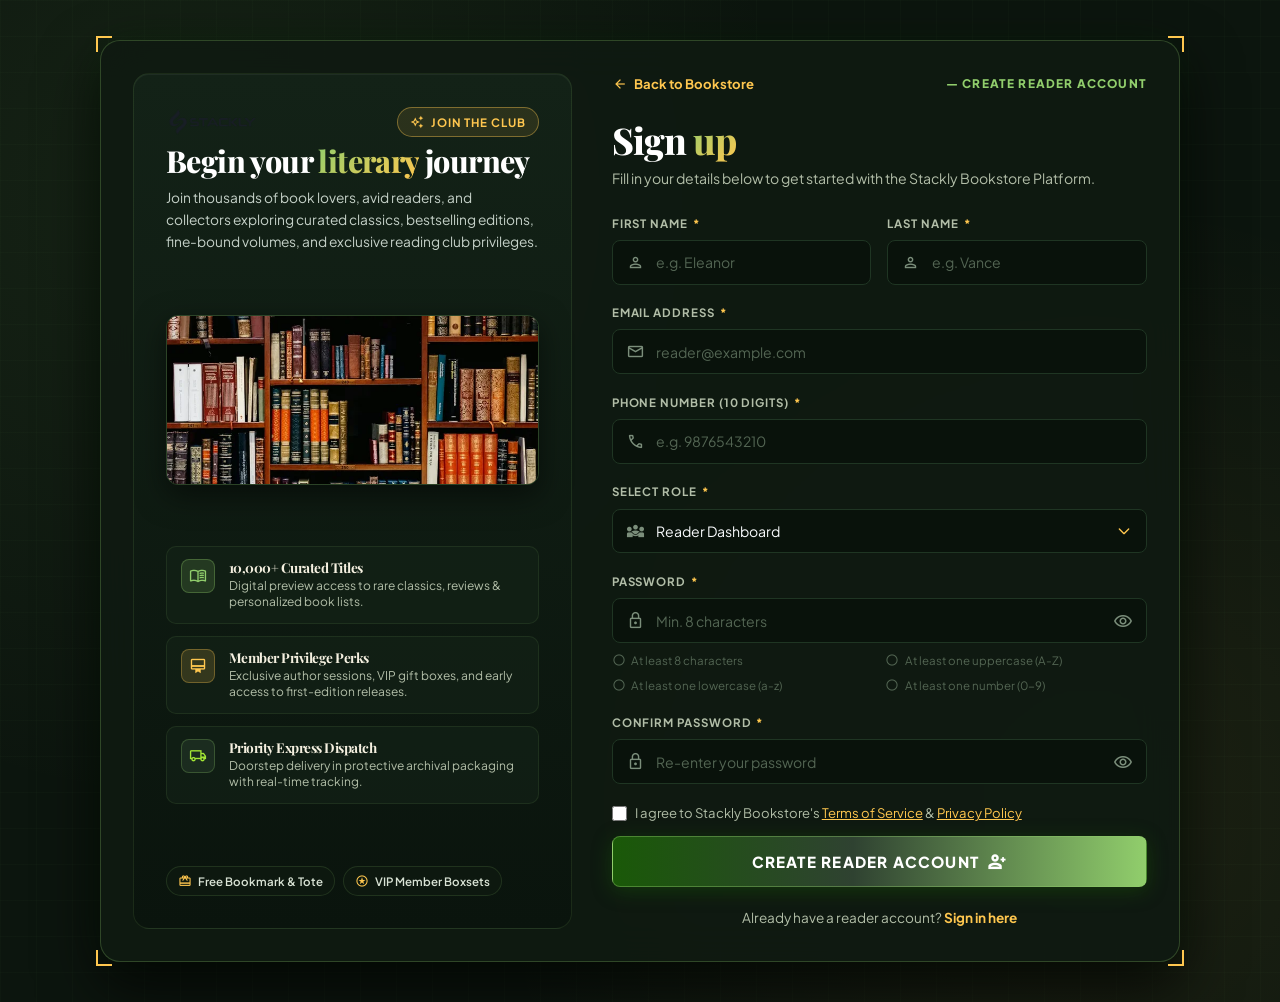
<file: signup.html>
<!DOCTYPE html>
<html lang="en">
<head>
  <meta charset="UTF-8">
  <meta name="viewport" content="width=device-width, initial-scale=1.0">
  <title>Sign Up – Stackly Books</title>
  <link rel="stylesheet" href="css/style.css">
  <link rel="icon" href="images/logo.webp" type="image/webp">
</head>
<body class="auth-cyber-body">

  <div class="auth-cyber-wrapper">
    <!-- Luxury Bookstore Corner Accents (Gold) -->
    <div class="cyber-corner cyber-corner-tl"></div>
    <div class="cyber-corner cyber-corner-tr"></div>
    <div class="cyber-corner cyber-corner-bl"></div>
    <div class="cyber-corner cyber-corner-br"></div>

    <div class="auth-cyber-frame">
      <div class="auth-cyber-grid">
        
        <!-- LEFT SHOWCASE PANEL -->
        <div class="auth-showcase-panel">
          <div>
            <div class="auth-showcase-header">
              <a href="index.html" class="auth-showcase-logo">
                <img src="images/logo.webp" alt="Stackly Bookstore Logo">
              </a>
              <span class="auth-showcase-badge">
                <span class="material-symbols-outlined" style="font-size: 14px;">auto_awesome</span>
                JOIN THE CLUB
              </span>
            </div>

            <h2 class="auth-showcase-title">
              Begin your <span class="auth-gradient-text">literary</span> journey
            </h2>
            <p class="auth-showcase-desc">
              Join thousands of book lovers, avid readers, and collectors exploring curated classics, bestselling editions, fine-bound volumes, and exclusive reading club privileges.
            </p>
          </div>

          <!-- Showcase Image Card -->
          <div class="auth-showcase-media">
            <img src="images/about-store.webp" alt="Stackly Bookstore Flagship">
          </div>

          <!-- Stacked Feature Benefits Cards -->
          <div class="auth-features-stack">
            <div class="auth-feature-row">
              <div class="auth-feature-icon-box lime">
                <span class="material-symbols-outlined" style="font-size: 18px;">menu_book</span>
              </div>
              <div class="auth-feature-info">
                <h4>10,000+ Curated Titles</h4>
                <p>Digital preview access to rare classics, reviews & personalized book lists.</p>
              </div>
            </div>

            <div class="auth-feature-row">
              <div class="auth-feature-icon-box gold">
                <span class="material-symbols-outlined" style="font-size: 18px;">card_membership</span>
              </div>
              <div class="auth-feature-info">
                <h4>Member Privilege Perks</h4>
                <p>Exclusive author sessions, VIP gift boxes, and early access to first-edition releases.</p>
              </div>
            </div>

            <div class="auth-feature-row">
              <div class="auth-feature-icon-box emerald">
                <span class="material-symbols-outlined" style="font-size: 18px;">local_shipping</span>
              </div>
              <div class="auth-feature-info">
                <h4>Priority Express Dispatch</h4>
                <p>Doorstep delivery in protective archival packaging with real-time tracking.</p>
              </div>
            </div>
          </div>

          <!-- Bottom Badges -->
          <div class="auth-showcase-tags">
            <span class="auth-pill-tag">
              <span class="material-symbols-outlined">redeem</span> Free Bookmark & Tote
            </span>
            <span class="auth-pill-tag">
              <span class="material-symbols-outlined">stars</span> VIP Member Boxsets
            </span>
          </div>
        </div>

        <!-- RIGHT FORM PANEL -->
        <div class="auth-form-panel">
          <div class="auth-mobile-logo">
            <a href="index.html">
              <img src="images/logo.webp" alt="Stackly Bookstore Logo">
            </a>
          </div>

          <div class="auth-form-topbar">
            <a href="index.html" class="auth-back-link">
              <span class="material-symbols-outlined" style="font-size: 16px;">arrow_back</span>
              Back to Bookstore
            </a>
            <span class="auth-subhead-pill">— CREATE READER ACCOUNT</span>
          </div>

          <h1 class="auth-form-title">
            Sign <span class="auth-gradient-text">up</span>
          </h1>
          <p class="auth-form-subtext">
            Fill in your details below to get started with the Stackly Bookstore Platform.
          </p>

          <form id="signupForm" novalidate onsubmit="handleSignupSubmit(event)">
            <!-- First Name & Last Name in 2 Cols -->
            <div class="auth-form-grid-2">
              <div class="auth-input-group">
                <label class="auth-label">First Name <span class="auth-label-required">*</span></label>
                <div class="auth-input-box">
                  <span class="material-symbols-outlined auth-input-icon">person</span>
                  <input type="text" id="firstName" class="auth-input" placeholder="e.g. Eleanor" oninput="clearFieldError('firstName')">
                </div>
                <div class="auth-field-error" id="err-firstName"><span class="material-symbols-outlined" style="font-size: 14px;">error</span> Please enter your first name (min. 2 characters).</div>
              </div>
              <div class="auth-input-group">
                <label class="auth-label">Last Name <span class="auth-label-required">*</span></label>
                <div class="auth-input-box">
                  <span class="material-symbols-outlined auth-input-icon">person</span>
                  <input type="text" id="lastName" class="auth-input" placeholder="e.g. Vance" oninput="clearFieldError('lastName')">
                </div>
                <div class="auth-field-error" id="err-lastName"><span class="material-symbols-outlined" style="font-size: 14px;">error</span> Please enter your last name.</div>
              </div>
            </div>

            <!-- EMAIL ADDRESS -->
            <div class="auth-input-group">
              <label class="auth-label">Email Address <span class="auth-label-required">*</span></label>
              <div class="auth-input-box">
                <span class="material-symbols-outlined auth-input-icon">mail</span>
                <input type="email" id="signupEmail" class="auth-input" placeholder="reader@example.com" oninput="clearFieldError('signupEmail')">
              </div>
              <div class="auth-field-error" id="err-signupEmail"><span class="material-symbols-outlined" style="font-size: 14px;">error</span> Please enter a valid email address.</div>
            </div>

            <!-- PHONE NUMBER -->
            <div class="auth-input-group">
              <label class="auth-label">Phone Number (10 Digits) <span class="auth-label-required">*</span></label>
              <div class="auth-input-box">
                <span class="material-symbols-outlined auth-input-icon">call</span>
                <input type="tel" id="signupPhone" class="auth-input" placeholder="e.g. 9876543210" maxlength="10" oninput="clearFieldError('signupPhone')">
              </div>
              <div class="auth-field-error" id="err-signupPhone"><span class="material-symbols-outlined" style="font-size: 14px;">error</span> Please enter a 10-digit mobile number.</div>
            </div>

            <!-- SELECT ROLE -->
            <div class="auth-input-group">
              <label class="auth-label">Select Role <span class="auth-label-required">*</span></label>
              <div class="auth-input-box">
                <span class="material-symbols-outlined auth-input-icon">diversity_3</span>
                <select id="signupPortal" class="auth-input auth-select" onchange="clearFieldError('signupPortal')">
                  <option value="customer" selected>Reader Dashboard</option>
                  <option value="admin">Admin Dashboard</option>
                </select>
              </div>
              <div class="auth-field-error" id="err-signupPortal"><span class="material-symbols-outlined" style="font-size: 14px;">error</span> Please select a role.</div>
            </div>

            <!-- PASSWORD -->
            <div class="auth-input-group">
              <label class="auth-label">Password <span class="auth-label-required">*</span></label>
              <div class="auth-input-box">
                <span class="material-symbols-outlined auth-input-icon">lock</span>
                <input type="password" id="signupPassword" class="auth-input" placeholder="Min. 8 characters" oninput="validateSignupPassword(this.value); clearFieldError('signupPassword');">
                <button type="button" class="auth-password-toggle" onclick="togglePasswordVisibility('signupPassword', 'eyeIcon1')" title="Toggle password visibility">
                  <span class="material-symbols-outlined" id="eyeIcon1">visibility</span>
                </button>
              </div>

              <!-- Password Requirements Checklist -->
              <div class="auth-req-grid">
                <div class="auth-req-item" id="s-req-len">
                  <span class="material-symbols-outlined">radio_button_unchecked</span> At least 8 characters
                </div>
                <div class="auth-req-item" id="s-req-upper">
                  <span class="material-symbols-outlined">radio_button_unchecked</span> At least one uppercase (A-Z)
                </div>
                <div class="auth-req-item" id="s-req-lower">
                  <span class="material-symbols-outlined">radio_button_unchecked</span> At least one lowercase (a-z)
                </div>
                <div class="auth-req-item" id="s-req-num">
                  <span class="material-symbols-outlined">radio_button_unchecked</span> At least one number (0-9)
                </div>
              </div>
              <div class="auth-field-error" id="err-signupPassword"><span class="material-symbols-outlined" style="font-size: 14px;">error</span> Password must fulfill all 4 criteria.</div>
            </div>

            <!-- CONFIRM PASSWORD -->
            <div class="auth-input-group">
              <label class="auth-label">Confirm Password <span class="auth-label-required">*</span></label>
              <div class="auth-input-box">
                <span class="material-symbols-outlined auth-input-icon">lock</span>
                <input type="password" id="confirmPassword" class="auth-input" placeholder="Re-enter your password" oninput="clearFieldError('confirmPassword')">
                <button type="button" class="auth-password-toggle" onclick="togglePasswordVisibility('confirmPassword', 'eyeIcon2')" title="Toggle password visibility">
                  <span class="material-symbols-outlined" id="eyeIcon2">visibility</span>
                </button>
              </div>
              <div class="auth-field-error" id="err-confirmPassword"><span class="material-symbols-outlined" style="font-size: 14px;">error</span> Passwords do not match.</div>
            </div>

            <!-- Terms Checkbox -->
            <div class="auth-extras-row" style="margin-top: 0.5rem; margin-bottom: 0.75rem;">
              <label class="auth-checkbox-label">
                <input type="checkbox" id="agreeTerms" onchange="clearFieldError('agreeTerms')">
                <span>I agree to Stackly Bookstore's <a href="404.html" target="_blank" style="color: var(--color-accent-gold); text-decoration: underline;">Terms of Service</a> & <a href="404.html" target="_blank" style="color: var(--color-accent-gold); text-decoration: underline;">Privacy Policy</a></span>
              </label>
            </div>
            <div class="auth-field-error" id="err-agreeTerms" style="margin-bottom: 1rem;"><span class="material-symbols-outlined" style="font-size: 14px;">error</span> Please accept the terms to proceed.</div>

            <!-- Submit Button -->
            <button type="submit" class="auth-submit-btn">
              <span>CREATE READER ACCOUNT</span>
              <span class="material-symbols-outlined">person_add</span>
            </button>
          </form>

          <p class="auth-switch-text">
            Already have a reader account? <a href="login.html" class="auth-switch-link">Sign in here</a>
          </p>
        </div>

      </div>
    </div>
  </div>

  <!-- Toast Alert -->
  <div id="authToast" class="auth-toast">
    <span class="material-symbols-outlined" id="authToastIcon" style="color: var(--color-accent-gold);">verified</span>
    <span id="authToastMsg">Account created successfully!</span>
  </div>

  <script>
    function togglePasswordVisibility(inputId, iconId) {
      const input = document.getElementById(inputId);
      const icon = document.getElementById(iconId);
      if (input.type === 'password') {
        input.type = 'text';
        icon.textContent = 'visibility_off';
      } else {
        input.type = 'password';
        icon.textContent = 'visibility';
      }
    }

    function validateSignupPassword(val) {
      const reqLen = document.getElementById('s-req-len');
      const reqUpper = document.getElementById('s-req-upper');
      const reqLower = document.getElementById('s-req-lower');
      const reqNum = document.getElementById('s-req-num');

      const isLen = val && val.length >= 8;
      const isUpper = /[A-Z]/.test(val);
      const isLower = /[a-z]/.test(val);
      const isNum = /[0-9]/.test(val);

      setRequirement(reqLen, isLen);
      setRequirement(reqUpper, isUpper);
      setRequirement(reqLower, isLower);
      setRequirement(reqNum, isNum);

      return Boolean(isLen && isUpper && isLower && isNum);
    }

    function setRequirement(elem, isValid) {
      if (!elem) return;
      if (isValid) {
        elem.classList.add('valid');
        elem.querySelector('.material-symbols-outlined').textContent = 'check_circle';
      } else {
        elem.classList.remove('valid');
        elem.querySelector('.material-symbols-outlined').textContent = 'radio_button_unchecked';
      }
    }

    function showFieldError(fieldId, errorMsg) {
      const input = document.getElementById(fieldId);
      const errElem = document.getElementById('err-' + fieldId);
      if (input) {
        input.classList.add('is-invalid');
        input.classList.remove('is-valid');
      }
      if (errElem) {
        if (errorMsg) {
          errElem.innerHTML = `<span class="material-symbols-outlined" style="font-size: 14px;">error</span> ${errorMsg}`;
        }
        errElem.classList.add('visible');
      }
    }

    function clearFieldError(fieldId) {
      const input = document.getElementById(fieldId);
      const errElem = document.getElementById('err-' + fieldId);
      if (input) {
        input.classList.remove('is-invalid');
        input.classList.add('is-valid');
      }
      if (errElem) {
        errElem.classList.remove('visible');
      }
    }

    function showAuthToast(msg, isError = false) {
      const toast = document.getElementById('authToast');
      const toastMsg = document.getElementById('authToastMsg');
      const toastIcon = document.getElementById('authToastIcon');
      
      toastMsg.textContent = msg;
      if (isError) {
        toastIcon.textContent = 'error';
        toastIcon.style.color = '#ef4444';
        toast.style.borderColor = '#ef4444';
      } else {
        toastIcon.textContent = 'verified';
        toastIcon.style.color = 'var(--color-accent-gold)';
        toast.style.borderColor = 'var(--color-accent-gold)';
      }

      toast.classList.add('show');
      setTimeout(() => toast.classList.remove('show'), 3000);
    }

    // Pure JavaScript Form Validation & Redirect
    function handleSignupSubmit(e) {
      e.preventDefault();

      let isValid = true;
      let firstInvalidInput = null;

      // 1. Validate First Name
      const firstNameInput = document.getElementById('firstName');
      const firstNameVal = firstNameInput.value.trim();
      if (!firstNameVal || firstNameVal.length < 2) {
        showFieldError('firstName', 'Please enter your first name (at least 2 characters).');
        isValid = false;
        if (!firstInvalidInput) firstInvalidInput = firstNameInput;
      } else {
        clearFieldError('firstName');
      }

      // 2. Validate Last Name
      const lastNameInput = document.getElementById('lastName');
      const lastNameVal = lastNameInput.value.trim();
      if (!lastNameVal || lastNameVal.length < 1) {
        showFieldError('lastName', 'Please enter your last name.');
        isValid = false;
        if (!firstInvalidInput) firstInvalidInput = lastNameInput;
      } else {
        clearFieldError('lastName');
      }

      // 3. Validate Email
      const emailInput = document.getElementById('signupEmail');
      const emailVal = emailInput.value.trim();
      const emailRegex = /^[a-zA-Z0-9._%+-]+@[a-zA-Z0-9.-]+\.[a-zA-Z]{2,}$/;
      if (!emailVal || !emailRegex.test(emailVal)) {
        showFieldError('signupEmail', 'Please enter a valid email address (e.g. reader@example.com).');
        isValid = false;
        if (!firstInvalidInput) firstInvalidInput = emailInput;
      } else {
        clearFieldError('signupEmail');
      }

      // 4. Validate Phone Number (10 digits)
      const phoneInput = document.getElementById('signupPhone');
      const phoneVal = phoneInput.value.trim();
      const phoneRegex = /^[0-9]{10}$/;
      if (!phoneVal || !phoneRegex.test(phoneVal)) {
        showFieldError('signupPhone', 'Please enter a valid 10-digit mobile phone number.');
        isValid = false;
        if (!firstInvalidInput) firstInvalidInput = phoneInput;
      } else {
        clearFieldError('signupPhone');
      }

      // 5. Validate Role Selection
      const portalInput = document.getElementById('signupPortal');
      const portalVal = portalInput.value;
      if (!portalVal) {
        showFieldError('signupPortal', 'Please select a role (Reader Dashboard or Admin Dashboard).');
        isValid = false;
        if (!firstInvalidInput) firstInvalidInput = portalInput;
      } else {
        clearFieldError('signupPortal');
      }

      // 6. Validate Password Criteria
      const passInput = document.getElementById('signupPassword');
      const passVal = passInput.value;
      const passCriteriaMet = validateSignupPassword(passVal);
      if (!passCriteriaMet) {
        showFieldError('signupPassword', 'Password must meet all 4 requirements (8+ chars, uppercase, lowercase, number).');
        isValid = false;
        if (!firstInvalidInput) firstInvalidInput = passInput;
      } else {
        clearFieldError('signupPassword');
      }

      // 7. Validate Confirm Password Match
      const confInput = document.getElementById('confirmPassword');
      const confVal = confInput.value;
      if (!confVal || confVal !== passVal) {
        showFieldError('confirmPassword', 'Passwords do not match. Please re-enter.');
        isValid = false;
        if (!firstInvalidInput) firstInvalidInput = confInput;
      } else {
        clearFieldError('confirmPassword');
      }

      // 8. Validate Terms Checkbox
      const termsInput = document.getElementById('agreeTerms');
      if (!termsInput.checked) {
        showFieldError('agreeTerms', 'You must agree to the Terms of Service & Privacy Policy.');
        isValid = false;
        if (!firstInvalidInput) firstInvalidInput = termsInput;
      } else {
        clearFieldError('agreeTerms');
      }

      // If any validation failed, stop and focus first error
      if (!isValid) {
        showAuthToast('Please fill all required fields properly.', true);
        if (firstInvalidInput && typeof firstInvalidInput.focus === 'function') {
          firstInvalidInput.focus();
        }
        return false;
      }

      // ALL VALID! Show success toast and redirect to LOGIN.HTML ONLY
      showAuthToast('Account created successfully! Redirecting to Sign In...');

      try {
        const fullName = `${firstNameVal} ${lastNameVal}`.trim();
        const userObj = {
          name: fullName,
          email: emailVal,
          role: portalVal
        };
        localStorage.setItem('stackly_current_user', JSON.stringify(userObj));
        if (portalVal === 'admin') {
          localStorage.setItem('stackly_admin_user', JSON.stringify(userObj));
        }
      } catch(e) {}

      // Redirect strictly to login page
      setTimeout(() => {
        window.location.href = 'login.html';
      }, 1000);

      return false;
    }

    // Initialize initial validation state on load
    document.addEventListener('DOMContentLoaded', () => {
      validateSignupPassword(document.getElementById('signupPassword').value);
    });
  </script>
</body>
</html>
</file>
<file: css/style.css>
/* ==========================================================================
   STACKLY BOOKSTORE - THEME STYLESHEET
   Typography: Playfair Display & Plus Jakarta Sans (Modern Luxury Editorial)
   Colors: Dark Forest Olive, Warm Beige, Cream, Lime Accent, Golden Yellow
   ========================================================================== */

@import url('https://fonts.googleapis.com/css2?family=Playfair+Display:ital,wght@0,500;0,600;0,700;0,800;0,900;1,400;1,600;1,700&family=Plus+Jakarta+Sans:ital,wght@0,400;0,500;0,600;0,700;0,800;1,400;1,600&family=Cormorant+Garamond:ital,wght@0,500;0,600;0,700;1,400;1,600&display=swap');
@import url('https://fonts.googleapis.com/css2?family=Material+Symbols+Outlined:opsz,wght,FILL,GRAD@20..48,100..700,0..1,-50..200');

.material-symbols-outlined {
  font-family: 'Material Symbols Outlined';
  font-weight: normal;
  font-style: normal;
  font-size: 20px;
  line-height: 1;
  letter-spacing: normal;
  text-transform: none;
  display: inline-block;
  white-space: nowrap;
  word-wrap: normal;
  direction: ltr;
  -webkit-font-feature-settings: 'liga';
  -webkit-font-smoothing: antialiased;
  vertical-align: middle;
}

:root {
  /* Color Palette matching Blacks Bookstore 2 */
  --color-primary: #1A5908;
  --color-primary-dark: #131D14;
  --color-forest: #2F4231;
  --color-dark-green: #084935;
  --color-hover-green: #063F2D;
  
  --color-accent-lime: #91CE6C;
  --color-accent-gold: #FFC74F;
  --color-accent-gold-hover: #F3C213;
  --color-accent-coral: #9C4B3A;
  
  --color-bg-cream: #FAF7F0;
  --color-bg-beige: #F5F0E0;
  --color-bg-card: #FFFFFF;
  --color-border: #E8E1D1;
  --color-border-dark: #2A3B2C;
  
  --color-text-dark: #1A1F2C;
  --color-text-body: #3B4252;
  --color-text-muted: #6B7280;
  --color-text-light: #B2AEA7;
  --color-white: #FFFFFF;

  /* Modern Luxury Editorial Typography Pairing */
  --font-heading: 'Playfair Display', 'Cormorant Garamond', Georgia, serif;
  --font-body: 'Plus Jakarta Sans', -apple-system, BlinkMacSystemFont, sans-serif;
  --font-serif: 'Cormorant Garamond', Georgia, serif;
  --font-sans: 'Plus Jakarta Sans', sans-serif;

  /* Layout */
  --container-width: 1290px;
  --header-height: 96px;
  --header-height-mobile: 74px;
  --transition-fast: 0.25s ease;
  --transition-normal: 0.4s cubic-bezier(0.16, 1, 0.3, 1);
  --shadow-sm: 0 4px 12px rgba(0, 0, 0, 0.05);
  --shadow-md: 0 10px 30px rgba(0, 0, 0, 0.08);
  --shadow-lg: 0 20px 45px rgba(0, 0, 0, 0.12);
  --radius-sm: 4px;
  --radius-md: 8px;
  --radius-pill: 100px;
}

/* --------------------------------------------------------------------------
   RESET & BASE STYLES
   -------------------------------------------------------------------------- */
*, *::before, *::after {
  box-sizing: border-box;
  margin: 0;
  padding: 0;
}

html {
  font-size: 16px;
  scroll-behavior: smooth;
  scroll-padding-top: calc(var(--header-height, 96px) + 20px);
  -webkit-font-smoothing: antialiased;
  -moz-osx-font-smoothing: grayscale;
}

/* Custom Editorial Scrollbar */
::-webkit-scrollbar {
  width: 10px;
  height: 10px;
}

::-webkit-scrollbar-track {
  background: var(--color-bg-cream);
}

::-webkit-scrollbar-thumb {
  background: #C4BEB1;
  border-radius: var(--radius-pill);
  border: 2px solid var(--color-bg-cream);
  transition: background var(--transition-fast);
}

::-webkit-scrollbar-thumb:hover {
  background: var(--color-forest);
}

* {
  scrollbar-width: thin;
  scrollbar-color: #C4BEB1 var(--color-bg-cream);
}

body {
  font-family: var(--font-body);
  color: var(--color-text-dark);
  background-color: var(--color-bg-cream);
  line-height: 1.65;
  overflow-x: hidden;
  font-feature-settings: "cv02", "cv03", "cv04", "cv11";
  padding-top: var(--header-height, 96px);
}

img {
  max-width: 100%;
  height: auto;
  display: block;
}

a {
  color: inherit;
  text-decoration: none;
  transition: color var(--transition-fast), transform var(--transition-fast);
}

ul, ol {
  list-style: none;
}

button, input, select, textarea {
  font-family: inherit;
  font-size: inherit;
  border: none;
  outline: none;
}

button {
  cursor: pointer;
  background: none;
}

/* --------------------------------------------------------------------------
   TYPOGRAPHY
   -------------------------------------------------------------------------- */
h1, h2, h3, h4, h5, h6 {
  font-family: var(--font-heading);
  font-weight: 700;
  line-height: 1.18;
  color: var(--color-text-dark);
  letter-spacing: -0.5px;
}

h1 { font-size: clamp(2.6rem, 5.2vw, 4.6rem); letter-spacing: -1px; }
h2 { font-size: clamp(2.2rem, 4vw, 3.4rem); letter-spacing: -0.6px; }
h3 { font-size: clamp(1.5rem, 2.6vw, 2.2rem); letter-spacing: -0.3px; }
h4 { font-size: clamp(1.25rem, 2vw, 1.75rem); }
h5 { font-size: 1.2rem; }
h6 { font-size: 1rem; }

.section-subtitle {
  display: inline-flex;
  align-items: center;
  gap: 0.45rem;
  font-family: var(--font-body);
  font-size: 0.78rem;
  font-weight: 800;
  letter-spacing: 2.2px;
  text-transform: uppercase;
  color: var(--color-primary);
  background: rgba(26, 89, 8, 0.08);
  padding: 0.38rem 1.15rem;
  border-radius: 50px;
  margin-bottom: 0.85rem;
  border: 1px solid rgba(26, 89, 8, 0.16);
  box-shadow: 0 2px 8px rgba(26, 89, 8, 0.04);
}

.section-subtitle::before {
  content: '✦';
  font-size: 0.72rem;
  color: var(--color-primary);
}

.section-subtitle.light {
  color: var(--color-accent-lime);
  background: rgba(145, 206, 108, 0.15);
  border-color: rgba(145, 206, 108, 0.3);
}

.section-subtitle.light::before {
  color: var(--color-accent-lime);
}

.section-title {
  font-family: var(--font-heading);
  font-size: clamp(2.4rem, 4.2vw, 3.6rem);
  font-weight: 700;
  line-height: 1.14;
  margin-bottom: 0.9rem;
  color: var(--color-text-dark);
}

.section-title.light {
  color: var(--color-white);
}

.section-header {
  text-align: center;
  max-width: 750px;
  margin: 0 auto 3.5rem auto;
}

.section-header p {
  font-family: var(--font-body);
  font-size: 1.05rem;
  line-height: 1.65;
  color: var(--color-text-muted);
  max-width: 620px;
  margin: 0 auto;
}

.section-header.left-aligned {
  text-align: left;
  margin-left: 0;
  margin-right: 0;
}

.section-header.left-aligned p {
  margin-left: 0;
}

/* --------------------------------------------------------------------------
   CONTAINERS & COMMON LAYOUT
   -------------------------------------------------------------------------- */
.container {
  max-width: var(--container-width);
  margin-left: auto;
  margin-right: auto;
  padding-left: 2rem;
  padding-right: 2rem;
}

.container-fluid {
  max-width: 100%;
  padding-left: 3rem;
  padding-right: 3rem;
}

.section-padding {
  padding-top: 6rem;
  padding-bottom: 6rem;
}

.section-padding-sm {
  padding-top: 3.5rem;
  padding-bottom: 3.5rem;
}

.bg-cream { background-color: var(--color-bg-cream); }
.bg-beige { background-color: var(--color-bg-beige); }
.bg-forest { background-color: var(--color-forest); color: var(--color-white); }
.bg-dark { background-color: var(--color-primary-dark); color: var(--color-white); }
.bg-lime { background-color: var(--color-accent-lime); }
.bg-white { background-color: var(--color-white); }

/* --------------------------------------------------------------------------
   BUTTONS
   -------------------------------------------------------------------------- */
.btn {
  display: inline-flex;
  align-items: center;
  justify-content: center;
  gap: 0.6rem;
  font-family: var(--font-body);
  font-size: 0.95rem;
  font-weight: 700;
  letter-spacing: 0.5px;
  padding: 0.9rem 2.4rem;
  border-radius: var(--radius-pill);
  transition: all var(--transition-normal);
  text-align: center;
  white-space: nowrap;
}

.btn-primary {
  background-color: var(--color-accent-gold);
  color: var(--color-text-dark);
}

.btn-primary:hover {
  background-color: var(--color-accent-gold-hover);
  transform: translateY(-2px);
  box-shadow: 0 8px 20px rgba(255, 199, 79, 0.35);
}

.btn-forest {
  background-color: var(--color-primary);
  color: var(--color-white);
}

.btn-forest:hover {
  background-color: var(--color-hover-green);
  transform: translateY(-2px);
  box-shadow: 0 8px 20px rgba(26, 89, 8, 0.3);
}

.btn-outline-white {
  background-color: transparent;
  color: var(--color-white);
  border: 2px solid var(--color-white);
}

.btn-outline-white:hover {
  background-color: var(--color-white);
  color: var(--color-text-dark);
  transform: translateY(-2px);
}

.btn-outline-dark {
  background-color: transparent;
  color: var(--color-text-dark);
  border: 2px solid var(--color-text-dark);
}

.btn-outline-dark:hover {
  background-color: var(--color-text-dark);
  color: var(--color-white);
  transform: translateY(-2px);
}

.btn-sm {
  padding: 0.6rem 1.4rem;
  font-size: 0.85rem;
}

.btn-lg {
  padding: 1.1rem 2.8rem;
  font-size: 1.05rem;
}

/* --------------------------------------------------------------------------
   HEADER & NAVIGATION
   -------------------------------------------------------------------------- */
html {
  scroll-behavior: smooth;
  scroll-padding-top: calc(var(--header-height, 96px) + 20px);
}

.header {
  position: fixed;
  top: 0;
  left: 0;
  right: 0;
  width: 100%;
  z-index: 1000;
  background-color: rgba(250, 247, 240, 0.96);
  backdrop-filter: blur(12px);
  -webkit-backdrop-filter: blur(12px);
  border-bottom: 1px solid rgba(212, 163, 89, 0.22);
  box-shadow: 0 4px 20px rgba(19, 29, 20, 0.05);
  transition: background-color 0.25s ease, box-shadow 0.25s ease, border-color 0.25s ease;
}

.header.is-sticky {
  background-color: rgba(250, 247, 240, 0.98);
  box-shadow: 0 8px 24px rgba(19, 29, 20, 0.1);
  border-bottom: 1px solid rgba(212, 163, 89, 0.35);
}

.header.is-sticky .header-container {
  height: 76px;
}

.header-container {
  display: flex;
  align-items: center;
  justify-content: space-between;
  height: var(--header-height);
  padding: 0 3rem;
  max-width: 1540px;
  margin: 0 auto;
  transition: height 0.3s cubic-bezier(0.16, 1, 0.3, 1);
}

.header-logo {
  display: flex;
  align-items: center;
  text-decoration: none;
}

.header-logo img {
  height: 48px;
  width: auto;
  object-fit: contain;
  transition: transform var(--transition-fast);
}

.header-logo:hover img {
  transform: scale(1.04);
}

.footer .header-logo img {
  filter: brightness(0) invert(1);
}

/* Luxury Nav Menu Capsule */
.nav-menu {
  display: flex;
  align-items: center;
  gap: 1.8rem;
  background: rgba(255, 255, 255, 0.55);
  padding: 0.35rem 1.35rem;
  border-radius: 40px;
  border: 1px solid rgba(212, 163, 89, 0.22);
  backdrop-filter: blur(10px);
  -webkit-backdrop-filter: blur(10px);
  box-shadow: 0 4px 16px rgba(19, 29, 20, 0.03);
  transition: all var(--transition-normal);
}

.header.is-sticky .nav-menu {
  background: rgba(255, 255, 255, 0.82);
  border-color: rgba(212, 163, 89, 0.35);
  box-shadow: 0 6px 20px rgba(19, 29, 20, 0.06);
}

.nav-item {
  position: relative;
}

.nav-link {
  font-family: var(--font-body);
  font-size: 0.95rem;
  font-weight: 600;
  color: var(--color-text-dark);
  padding: 0.45rem 0.85rem;
  border-radius: 20px;
  position: relative;
  display: flex;
  align-items: center;
  gap: 0.35rem;
  text-decoration: none;
  letter-spacing: 0.01em;
  transition: all 0.25s cubic-bezier(0.16, 1, 0.3, 1);
}

.nav-link::after {
  content: '';
  position: absolute;
  bottom: 2px;
  left: 50%;
  transform: translateX(-50%);
  width: 0;
  height: 2.5px;
  border-radius: 3px;
  background: linear-gradient(90deg, var(--color-primary), #FFC74F);
  transition: width 0.25s cubic-bezier(0.16, 1, 0.3, 1);
}

.nav-link:hover {
  color: var(--color-primary);
  background: rgba(26, 89, 8, 0.06);
}

.nav-link.active {
  color: var(--color-primary-dark);
  font-weight: 700;
  background: rgba(212, 163, 89, 0.16);
}

.nav-link:hover::after, 
.nav-link.active::after {
  width: 65%;
}

/* Dropdown Menu */
.dropdown-menu {
  position: absolute;
  top: 100%;
  left: 0;
  min-width: 220px;
  background-color: var(--color-white);
  border: 1px solid var(--color-border);
  box-shadow: var(--shadow-md);
  border-radius: var(--radius-sm);
  padding: 0.75rem 0;
  opacity: 0;
  visibility: hidden;
  transform: translateY(12px);
  transition: all var(--transition-fast);
  z-index: 100;
}

.nav-item:hover .dropdown-menu {
  opacity: 1;
  visibility: visible;
  transform: translateY(0);
}

.dropdown-item a {
  display: block;
  padding: 0.6rem 1.4rem;
  font-size: 0.95rem;
  color: var(--color-text-dark);
  transition: all var(--transition-fast);
}

.dropdown-item a:hover {
  background-color: var(--color-bg-beige);
  color: var(--color-primary);
  padding-left: 1.75rem;
}

/* Header Action Icons & Login Button */
.header-actions {
  display: flex;
  align-items: center;
  gap: 1.1rem;
}

.btn-header-login {
  display: inline-flex;
  align-items: center;
  gap: 0.45rem;
  padding: 0.55rem 1.35rem;
  border-radius: 30px;
  background: linear-gradient(135deg, var(--color-primary-dark) 0%, var(--color-primary) 100%);
  color: #FFFFFF !important;
  font-family: var(--font-body);
  font-size: 0.92rem;
  font-weight: 600;
  text-decoration: none;
  box-shadow: 0 4px 14px rgba(19, 29, 20, 0.16);
  border: 1px solid rgba(212, 163, 89, 0.4);
  transition: all var(--transition-medium);
  white-space: nowrap;
}

.btn-header-login .material-symbols-outlined {
  font-size: 19px;
  color: #FFC74F;
  transition: transform var(--transition-fast);
}

.btn-header-login:hover {
  background: linear-gradient(135deg, var(--color-primary) 0%, var(--color-primary-dark) 100%);
  transform: translateY(-2px);
  box-shadow: 0 8px 22px rgba(19, 29, 20, 0.25);
  border-color: rgba(212, 163, 89, 0.75);
  color: #FFFFFF !important;
}

.btn-header-login:hover .material-symbols-outlined {
  transform: scale(1.15);
}

.action-btn {
  display: flex;
  align-items: center;
  justify-content: center;
  width: 44px;
  height: 44px;
  border-radius: 50%;
  color: var(--color-text-dark);
  position: relative;
  transition: all var(--transition-fast);
}

.action-btn:hover {
  background-color: var(--color-bg-beige);
  color: var(--color-primary);
}

.action-btn svg {
  width: 20px;
  height: 20px;
  fill: currentColor;
}

.badge-count {
  position: absolute;
  top: 2px;
  right: 2px;
  background-color: var(--color-primary);
  color: var(--color-white);
  font-size: 0.7rem;
  font-weight: 700;
  min-width: 18px;
  height: 18px;
  border-radius: 50%;
  display: flex;
  align-items: center;
  justify-content: center;
  padding: 0 4px;
}

/* Animated Mobile Nav Toggle */
.mobile-nav-toggle {
  display: none;
  flex-direction: column;
  justify-content: center;
  align-items: center;
  gap: 5px;
  width: 44px;
  height: 44px;
  padding: 9px;
  border-radius: 12px;
  border: 1px solid rgba(212, 163, 89, 0.35);
  background: rgba(255, 255, 255, 0.65);
  cursor: pointer;
  transition: all var(--transition-fast);
}

.mobile-nav-toggle:hover {
  background: rgba(255, 255, 255, 0.95);
  border-color: var(--color-primary);
}

.mobile-nav-toggle span {
  display: block;
  width: 22px;
  height: 2.2px;
  border-radius: 2px;
  background-color: var(--color-text-dark);
  transition: transform 0.3s cubic-bezier(0.16, 1, 0.3, 1), opacity 0.25s ease;
}

.mobile-nav-toggle.is-active span:nth-child(1) {
  transform: translateY(7.2px) rotate(45deg);
}

.mobile-nav-toggle.is-active span:nth-child(2) {
  opacity: 0;
  transform: scaleX(0);
}

.mobile-nav-toggle.is-active span:nth-child(3) {
  transform: translateY(-7.2px) rotate(-45deg);
}

/* --------------------------------------------------------------------------
   OFF-CANVAS MOBILE FULLSCREEN MENU & DRAWERS
   -------------------------------------------------------------------------- */
.mobile-drawer {
  position: fixed;
  top: 0;
  left: 0;
  width: 100vw;
  width: 100%;
  max-width: 100vw;
  height: 100vh;
  height: 100dvh;
  background: linear-gradient(175deg, #FAF7F0 0%, #F5EFE0 55%, #ECE3D0 100%);
  z-index: 2100;
  padding: 1.5rem 1.25rem 2.5rem 1.25rem;
  display: flex;
  flex-direction: column;
  box-sizing: border-box;
  transform: translateX(-100%);
  opacity: 0;
  visibility: hidden;
  pointer-events: none;
  transition: transform 0.4s cubic-bezier(0.16, 1, 0.3, 1), 
              opacity 0.32s ease, 
              visibility 0.4s ease;
  overflow-y: auto;
  -webkit-overflow-scrolling: touch;
}

.mobile-drawer.is-open {
  transform: translateX(0);
  opacity: 1;
  visibility: visible;
  pointer-events: auto;
}

.drawer-overlay {
  position: fixed;
  top: 0;
  left: 0;
  width: 100vw;
  height: 100vh;
  background-color: rgba(19, 29, 20, 0.75);
  backdrop-filter: blur(8px);
  -webkit-backdrop-filter: blur(8px);
  z-index: 2050;
  opacity: 0;
  visibility: hidden;
  transition: opacity 0.35s ease, visibility 0.35s ease;
}

.drawer-overlay.is-open {
  opacity: 1;
  visibility: visible;
}

.drawer-header {
  display: flex;
  align-items: center;
  justify-content: space-between;
  padding: 0.25rem 0.25rem 1.15rem 0.25rem;
  margin-bottom: 1.25rem;
  border-bottom: 1.5px solid rgba(212, 163, 89, 0.3);
  flex-shrink: 0;
}

.drawer-header .header-logo img {
  height: 38px;
  width: auto;
}

.drawer-close-btn {
  width: 42px;
  height: 42px;
  border-radius: 50%;
  border: 1.5px solid rgba(212, 163, 89, 0.4);
  background: #FFFFFF;
  display: flex;
  align-items: center;
  justify-content: center;
  font-size: 1.3rem;
  color: var(--color-text-dark);
  cursor: pointer;
  box-shadow: 0 4px 12px rgba(0, 0, 0, 0.08);
  transition: all 0.3s cubic-bezier(0.16, 1, 0.3, 1);
}

.drawer-close-btn:hover,
.drawer-close-btn:active {
  background: var(--color-primary);
  color: #FFFFFF;
  border-color: var(--color-primary);
  transform: rotate(90deg) scale(1.06);
}

.mobile-drawer-body {
  display: flex;
  flex-direction: column;
  flex-grow: 1;
  justify-content: space-between;
}

.mobile-nav-list {
  display: flex;
  flex-direction: column;
  gap: 0.55rem;
  list-style: none;
  padding: 0;
  margin: 0;
}

.mobile-nav-item {
  opacity: 0;
  transform: translateY(16px);
  transition: opacity 0.35s cubic-bezier(0.16, 1, 0.3, 1), transform 0.35s cubic-bezier(0.16, 1, 0.3, 1);
}

.mobile-drawer.is-open .mobile-nav-item {
  opacity: 1;
  transform: translateY(0);
}

.mobile-drawer.is-open .mobile-nav-item:nth-child(1) { transition-delay: 0.05s; }
.mobile-drawer.is-open .mobile-nav-item:nth-child(2) { transition-delay: 0.09s; }
.mobile-drawer.is-open .mobile-nav-item:nth-child(3) { transition-delay: 0.13s; }
.mobile-drawer.is-open .mobile-nav-item:nth-child(4) { transition-delay: 0.17s; }
.mobile-drawer.is-open .mobile-nav-item:nth-child(5) { transition-delay: 0.21s; }
.mobile-drawer.is-open .mobile-nav-item:nth-child(6) { transition-delay: 0.25s; }
.mobile-drawer.is-open .mobile-nav-item:nth-child(7) { transition-delay: 0.29s; }
.mobile-drawer.is-open .mobile-nav-item:nth-child(8) { transition-delay: 0.33s; }
.mobile-drawer.is-open .mobile-nav-item:nth-child(9) { transition-delay: 0.37s; }

.mobile-nav-item a {
  font-family: var(--font-body);
  font-size: 1.08rem;
  font-weight: 600;
  display: flex;
  align-items: center;
  justify-content: space-between;
  padding: 0.8rem 1.15rem;
  border-radius: 12px;
  color: var(--color-text-dark);
  text-decoration: none;
  background: rgba(255, 255, 255, 0.65);
  border: 1px solid rgba(212, 163, 89, 0.25);
  box-shadow: 0 2px 6px rgba(0, 0, 0, 0.03);
  transition: all 0.25s cubic-bezier(0.16, 1, 0.3, 1);
}

.mobile-nav-item a:hover,
.mobile-nav-item a:active {
  color: var(--color-primary-dark);
  background: #FFFFFF;
  border-color: var(--color-accent-gold);
  padding-left: 1.35rem;
  box-shadow: 0 4px 14px rgba(26, 89, 8, 0.1);
  transform: translateX(4px);
}

.mobile-nav-item a .material-symbols-outlined {
  font-size: 1.25rem;
  color: var(--color-primary);
  transition: transform 0.25s ease;
}

.mobile-nav-item a:hover .material-symbols-outlined {
  transform: translateX(4px);
}

.mobile-drawer-footer {
  margin-top: 1.5rem;
  padding-top: 1.25rem;
  border-top: 1.5px solid rgba(212, 163, 89, 0.3);
  display: flex;
  flex-direction: column;
  gap: 0.75rem;
  flex-shrink: 0;
  opacity: 0;
  transform: translateY(16px);
  transition: opacity 0.35s cubic-bezier(0.16, 1, 0.3, 1) 0.35s, transform 0.35s cubic-bezier(0.16, 1, 0.3, 1) 0.35s;
}

.mobile-drawer.is-open .mobile-drawer-footer {
  opacity: 1;
  transform: translateY(0);
}

.mobile-drawer-login-btn {
  display: inline-flex;
  align-items: center;
  justify-content: center;
  gap: 0.55rem;
  width: 100%;
  height: 48px;
  border-radius: 50px;
  background: linear-gradient(135deg, var(--color-primary-dark) 0%, var(--color-primary) 100%);
  color: #FFFFFF !important;
  font-family: var(--font-body);
  font-weight: 700;
  font-size: 0.95rem;
  text-decoration: none;
  box-shadow: 0 6px 18px rgba(19, 29, 20, 0.22);
  border: 1px solid rgba(212, 163, 89, 0.5);
  transition: all 0.3s ease;
}

.mobile-drawer-login-btn:hover,
.mobile-drawer-login-btn:active {
  transform: translateY(-2px);
  box-shadow: 0 8px 24px rgba(19, 29, 20, 0.3);
  background: linear-gradient(135deg, var(--color-primary) 0%, var(--color-primary-dark) 100%);
}

.mobile-drawer-info {
  text-align: center;
  font-size: 0.76rem;
  font-weight: 600;
  color: var(--color-forest);
  letter-spacing: 0.5px;
}

/* Cart Drawer */
.cart-drawer {
  position: fixed;
  top: 0;
  right: -100%;
  width: 380px;
  max-width: 90vw;
  height: 100vh;
  background-color: var(--color-white);
  box-shadow: var(--shadow-lg);
  z-index: 2000;
  display: flex;
  flex-direction: column;
  transition: right var(--transition-normal);
}

.cart-drawer.is-open {
  right: 0;
}

.cart-drawer-header {
  padding: 1.5rem;
  display: flex;
  align-items: center;
  justify-content: space-between;
  border-bottom: 1px solid var(--color-border);
}

.cart-drawer-items {
  flex: 1;
  overflow-y: auto;
  padding: 1.5rem;
  display: flex;
  flex-direction: column;
  gap: 1.25rem;
}

.cart-item {
  display: flex;
  gap: 1rem;
  padding-bottom: 1.25rem;
  border-bottom: 1px solid var(--color-border);
}

.cart-item img {
  width: 65px;
  height: 90px;
  object-fit: cover;
  border-radius: var(--radius-sm);
}

.cart-item-info {
  flex: 1;
}

.cart-item-title {
  font-family: var(--font-heading);
  font-size: 1.1rem;
  font-weight: 600;
  margin-bottom: 0.25rem;
}

.cart-item-price {
  font-weight: 700;
  color: var(--color-primary);
  margin-bottom: 0.5rem;
}

.cart-item-remove {
  color: var(--color-accent-coral);
  font-size: 0.8rem;
  cursor: pointer;
}

.cart-drawer-footer {
  padding: 1.5rem;
  border-top: 1px solid var(--color-border);
  background-color: var(--color-bg-cream);
}

.cart-subtotal {
  display: flex;
  justify-content: space-between;
  font-size: 1.15rem;
  font-weight: 700;
  margin-bottom: 1.25rem;
}

/* --------------------------------------------------------------------------
   HERO REVOLUTION SLIDER (Realistic 3D Animation, Physics & Lighting)
   -------------------------------------------------------------------------- */
.hero-slider-section {
  position: relative;
  width: 100%;
  padding: 0.75rem 1.5rem 2.5rem 1.5rem;
  background-color: var(--color-bg-cream);
  user-select: none;
}

.hero-card-container {
  position: relative;
  max-width: 1540px;
  margin: 0 auto;
  border-radius: 24px;
  overflow: hidden;
  min-height: 590px;
  box-shadow: 0 20px 50px -10px rgba(50, 40, 90, 0.22), 0 0 0 1px rgba(255, 255, 255, 0.4) inset;
  background-color: #A898EA;
  transition: background 0.8s cubic-bezier(0.2, 0.8, 0.2, 1);
  perspective: 1200px;
}

/* Slide Base & Layout */
.hero-slide {
  display: none;
  position: relative;
  width: 100%;
  min-height: 570px;
  padding: 3.5rem 5rem 3.5rem 5.5rem;
  opacity: 0;
  transition: opacity 0.6s ease;
}

.hero-slide.active {
  display: block;
  opacity: 1;
}

.hero-slide[data-theme="lavender"] {
  background: radial-gradient(circle at 75% 45%, #D4C9FD 0%, #B8A9F1 40%, #9E8BE5 100%);
}

.hero-slide[data-theme="emerald"] {
  background: radial-gradient(circle at 75% 45%, #7FB993 0%, #3F7555 45%, #234E35 100%);
}

.hero-slide[data-theme="amber"] {
  background: radial-gradient(circle at 75% 45%, #F4B2A1 0%, #D47158 45%, #9E3E26 100%);
}

.hero-slide-grid {
  display: grid;
  grid-template-columns: 1.15fr 0.85fr;
  align-items: center;
  justify-content: space-between;
  gap: 3rem;
  min-height: 480px;
  max-width: 1320px;
  margin: 0 auto;
  position: relative;
  z-index: 5;
}

/* --------------------------------------------------------------------------
   HERO CONTENT & STAGGERED TYPOGRAPHY ANIMATIONS
   -------------------------------------------------------------------------- */
.hero-content {
  max-width: 540px;
  z-index: 5;
  display: flex;
  flex-direction: column;
}

.hero-tag-badge {
  display: inline-flex;
  align-items: center;
  gap: 0.6rem;
  background: rgba(255, 255, 255, 0.22);
  backdrop-filter: blur(12px);
  -webkit-backdrop-filter: blur(12px);
  border: 1px solid rgba(255, 255, 255, 0.4);
  padding: 0.45rem 1.15rem;
  border-radius: 50px;
  font-family: var(--font-body);
  font-size: 0.85rem;
  font-weight: 700;
  letter-spacing: 0.8px;
  text-transform: uppercase;
  color: #FFFFFF;
  margin-bottom: 1.25rem;
  width: fit-content;
  box-shadow: 0 4px 15px rgba(0, 0, 0, 0.06);
  opacity: 0;
  transform: translateY(-12px);
  transition: all 0.6s cubic-bezier(0.16, 1, 0.3, 1) 0.1s;
}

.hero-tag-pulse {
  width: 8px;
  height: 8px;
  border-radius: 50%;
  background-color: #FFC956;
  box-shadow: 0 0 0 0 rgba(255, 201, 86, 0.7);
  animation: tagPulseAnim 2s infinite;
}

@keyframes tagPulseAnim {
  0% { transform: scale(0.95); box-shadow: 0 0 0 0 rgba(255, 201, 86, 0.7); }
  70% { transform: scale(1); box-shadow: 0 0 0 8px rgba(255, 201, 86, 0); }
  100% { transform: scale(0.95); box-shadow: 0 0 0 0 rgba(255, 201, 86, 0); }
}

.hero-title {
  font-family: var(--font-heading);
  font-size: clamp(2.6rem, 4.2vw, 3.8rem);
  font-weight: 600;
  line-height: 1.12;
  color: #FFFFFF;
  margin-bottom: 1.15rem;
  letter-spacing: -0.5px;
  text-shadow: 0 4px 24px rgba(30, 20, 60, 0.2);
}

.hero-title .title-line {
  display: block;
  opacity: 0;
  transform: translateY(24px);
  transition: opacity 0.6s cubic-bezier(0.16, 1, 0.3, 1), transform 0.6s cubic-bezier(0.16, 1, 0.3, 1);
}

.hero-title .title-line:nth-child(1) { transition-delay: 0.15s; }
.hero-title .title-line:nth-child(2) { transition-delay: 0.25s; }
.hero-title .title-line:nth-child(3) { transition-delay: 0.35s; }

.hero-desc {
  font-size: 1rem;
  line-height: 1.65;
  color: rgba(255, 255, 255, 0.92);
  margin-bottom: 1.75rem;
  max-width: 490px;
  text-shadow: 0 2px 10px rgba(0, 0, 0, 0.1);
  opacity: 0;
  transform: translateY(18px);
  transition: all 0.6s cubic-bezier(0.16, 1, 0.3, 1) 0.4s;
}

.hero-buttons {
  display: flex;
  align-items: center;
  gap: 1.15rem;
  flex-wrap: wrap;
  margin-bottom: 1.75rem;
  opacity: 0;
  transform: translateY(18px);
  transition: all 0.6s cubic-bezier(0.16, 1, 0.3, 1) 0.5s;
}

/* Stagger Entrance on Active Slide */
.hero-slide.active .hero-tag-badge,
.hero-slide.active .hero-desc,
.hero-slide.active .hero-buttons,
.hero-slide.active .hero-social-proof {
  opacity: 1;
  transform: translateY(0);
}

.hero-slide.active .hero-title .title-line {
  opacity: 1;
  transform: translateY(0);
}

/* Action Buttons */
.btn-hero-primary {
  display: inline-flex;
  align-items: center;
  justify-content: center;
  gap: 0.6rem;
  background-color: #FFC956;
  color: #1A1F16;
  font-family: var(--font-body);
  font-size: 0.95rem;
  font-weight: 700;
  padding: 0.8rem 1.85rem;
  border-radius: 50px;
  border: none;
  box-shadow: 0 8px 24px rgba(255, 201, 86, 0.4), 0 0 0 1px rgba(255, 255, 255, 0.3) inset;
  transition: all 0.35s cubic-bezier(0.2, 0.8, 0.2, 1);
  cursor: pointer;
  text-decoration: none;
  position: relative;
  overflow: hidden;
  line-height: 1.2;
  white-space: nowrap;
}

.btn-hero-primary::after {
  content: '';
  position: absolute;
  top: 0;
  left: -100%;
  width: 60%;
  height: 100%;
  background: linear-gradient(90deg, transparent, rgba(255, 255, 255, 0.4), transparent);
  transform: skewX(-25deg);
  transition: left 0.75s ease;
}

.btn-hero-primary:hover::after {
  left: 140%;
}

.btn-hero-primary:hover {
  background-color: #FFAE19;
  color: #131D14;
  transform: translateY(-3px) scale(1.02);
  box-shadow: 0 14px 32px rgba(255, 201, 86, 0.55);
}

.btn-arrow-icon {
  width: 18px;
  height: 18px;
  min-width: 18px;
  min-height: 18px;
  max-width: 18px;
  max-height: 18px;
  flex-shrink: 0;
  display: inline-block;
  vertical-align: middle;
  transition: transform 0.3s ease;
}

.btn-hero-primary .material-symbols-outlined {
  font-size: 1.25rem;
  transition: transform 0.3s ease;
}

.btn-hero-primary:hover .btn-arrow-icon,
.btn-hero-primary:hover .material-symbols-outlined {
  transform: translateX(4px) scale(1.1);
}

.btn-hero-outline {
  display: inline-flex;
  align-items: center;
  justify-content: center;
  gap: 0.6rem;
  background-color: rgba(255, 255, 255, 0.15);
  backdrop-filter: blur(10px);
  -webkit-backdrop-filter: blur(10px);
  color: #FFFFFF;
  border: 1.5px solid rgba(255, 255, 255, 0.75);
  font-family: var(--font-body);
  font-size: 0.95rem;
  font-weight: 600;
  padding: 0.8rem 1.85rem;
  border-radius: 50px;
  transition: all 0.35s cubic-bezier(0.2, 0.8, 0.2, 1);
  cursor: pointer;
  text-decoration: none;
  line-height: 1.2;
  white-space: nowrap;
}

.btn-hero-outline:hover {
  background-color: #FFFFFF;
  color: #191E26;
  border-color: #FFFFFF;
  transform: translateY(-3px);
  box-shadow: 0 10px 28px rgba(0, 0, 0, 0.15);
}

/* Social Proof Avatars & Stars */
.hero-social-proof {
  display: flex;
  align-items: center;
  gap: 1rem;
  opacity: 0;
  transform: translateY(18px);
  transition: all 0.6s cubic-bezier(0.16, 1, 0.3, 1) 0.6s;
}

.hero-avatars {
  display: flex;
  align-items: center;
}

.hero-avatar {
  width: 36px;
  height: 36px;
  border-radius: 50%;
  border: 2px solid #FFFFFF;
  object-fit: cover;
  margin-left: -10px;
  box-shadow: 0 4px 10px rgba(0, 0, 0, 0.15);
  transition: transform 0.25s ease;
}

.hero-avatar:first-child {
  margin-left: 0;
}

.hero-avatar:hover {
  transform: translateY(-3px) scale(1.1);
  z-index: 2;
}

.hero-proof-text {
  display: flex;
  flex-direction: column;
}

.hero-stars {
  color: #FFC956;
  font-size: 0.95rem;
  letter-spacing: 2px;
  line-height: 1;
  margin-bottom: 0.2rem;
  text-shadow: 0 2px 6px rgba(0, 0, 0, 0.2);
}

.hero-proof-sub {
  font-size: 0.85rem;
  color: rgba(255, 255, 255, 0.9);
  font-weight: 500;
}

/* --------------------------------------------------------------------------
   REALISTIC 3D INTERACTIVE OPEN BOOK STAGE & AUTO PAGE-SCROLLING
   -------------------------------------------------------------------------- */
.hero-visual {
  position: relative;
  display: flex;
  align-items: center;
  justify-content: center;
  z-index: 5;
  min-height: 460px;
}

.hero-book-stage {
  position: relative;
  display: flex;
  align-items: center;
  justify-content: center;
  transform-style: preserve-3d;
  perspective: 1800px;
  width: 250px;
  height: 375px;
  margin: 0 auto;
}

/* Expanded Hit Area when Open to prevent mouseleave jitter */
.hero-book-stage::after {
  content: '';
  position: absolute;
  top: -40px;
  bottom: -40px;
  left: -40px;
  right: -40px;
  pointer-events: auto;
  z-index: 1;
}

.hero-book-stage:hover::after,
.hero-book-stage:has(.is-open)::after {
  left: -280px;
  right: -40px;
}

/* 3D Book Container */
.hero-book-3d {
  position: relative;
  width: 250px;
  height: 375px;
  transform-style: preserve-3d;
  animation: realisticBookLevitate 6.5s ease-in-out infinite;
  transition: transform 0.65s cubic-bezier(0.25, 1, 0.35, 1);
  cursor: pointer;
  z-index: 10;
  will-change: transform;
}

@keyframes realisticBookLevitate {
  0% { transform: translateY(0px) rotateY(-8deg) rotateX(4deg) rotateZ(-1deg); }
  50% { transform: translateY(-12px) rotateY(-2deg) rotateX(-2deg) rotateZ(1deg); }
  100% { transform: translateY(0px) rotateY(-8deg) rotateX(4deg) rotateZ(-1deg); }
}

/* Open State (Hover or .is-open) */
.hero-book-3d:hover,
.hero-book-3d.is-open {
  animation: none !important;
  transform: translateY(-8px) rotateY(-6deg) rotateX(6deg) scale(1.02) !important;
}

/* --------------------------------------------------------------------------
   BACK COVER & HARDCOVER BASE
   -------------------------------------------------------------------------- */
.book-back-cover {
  position: absolute;
  top: 0;
  left: 0;
  width: 250px;
  height: 375px;
  background: #18121E;
  border-radius: 4px 10px 10px 4px;
  box-shadow: 0 20px 45px rgba(10, 5, 25, 0.4);
  transform: translateZ(-6px);
  transition: all 0.75s cubic-bezier(0.25, 1, 0.35, 1);
}

.hero-book-3d:hover .book-back-cover,
.hero-book-3d.is-open .book-back-cover {
  width: 508px;
  left: -254px;
  top: -4px;
  height: 383px;
  border-radius: 8px;
  box-shadow: 0 25px 65px rgba(10, 5, 25, 0.55);
}

/* --------------------------------------------------------------------------
   INNER OPEN PAGES SPREAD (Two-Page Center-Fold)
   -------------------------------------------------------------------------- */
.book-inside-spread {
  position: absolute;
  top: 0;
  left: 0;
  display: flex;
  width: 250px;
  height: 375px;
  border-radius: 4px 8px 8px 4px;
  background-color: #FAF6ED;
  transform: translateZ(-2px);
  overflow: hidden;
  opacity: 0;
  visibility: hidden;
  pointer-events: none;
  transition: all 0.75s cubic-bezier(0.25, 1, 0.35, 1);
  box-shadow: 0 15px 35px rgba(0, 0, 0, 0.3);
}

/* Open Spread Activation */
.hero-book-3d:hover .book-inside-spread,
.hero-book-3d.is-open .book-inside-spread {
  opacity: 1;
  visibility: visible;
  pointer-events: auto;
  width: 500px;
  left: -250px;
  border-radius: 6px;
  transform: translateZ(-1px);
  box-shadow: 0 25px 60px rgba(10, 5, 25, 0.45);
}

/* Individual Pages */
.book-page {
  flex: 0 0 250px;
  width: 250px;
  height: 100%;
  position: relative;
  padding: 1.4rem 1.25rem;
  display: flex;
  flex-direction: column;
  color: #2D2824;
  user-select: none;
  box-sizing: border-box;
}

.book-page-left {
  background: linear-gradient(to right, #F5EFE0 0%, #FAF7F0 85%, #EBE1D0 100%);
  border-radius: 6px 0 0 6px;
  box-shadow: inset -15px 0 25px -10px rgba(0, 0, 0, 0.12);
  border-right: 1px solid rgba(0, 0, 0, 0.08);
}

.book-page-right {
  background: linear-gradient(to right, #EBE1D0 0%, #FAF7F0 15%, #F5EFE0 100%);
  border-radius: 0 6px 6px 0;
  box-shadow: inset 15px 0 25px -10px rgba(0, 0, 0, 0.12);
}

.page-inner-content {
  display: flex;
  flex-direction: column;
  height: 100%;
}

.page-chapter-label {
  font-family: var(--font-heading);
  font-size: 0.72rem;
  font-weight: 700;
  letter-spacing: 1.5px;
  text-transform: uppercase;
  color: var(--color-primary);
  margin-bottom: 0.25rem;
}

.page-book-title {
  font-family: var(--font-heading);
  font-size: 1.05rem;
  font-weight: 700;
  color: #1A1815;
  margin-bottom: 0.45rem;
  line-height: 1.2;
}

.page-text-line {
  font-family: 'Cormorant Garamond', Georgia, serif;
  font-size: 0.84rem;
  line-height: 1.45;
  color: #38322B;
  margin-bottom: 0.45rem;
}

.page-text-line.drop-cap::first-letter {
  font-family: var(--font-heading);
  font-size: 2.1rem;
  float: left;
  line-height: 0.85;
  margin-right: 0.4rem;
  color: var(--color-primary);
  font-weight: 700;
}

.page-footer-num {
  margin-top: auto;
  font-family: var(--font-heading);
  font-size: 0.72rem;
  color: #8C8275;
  text-align: center;
}

/* Center Spine Gutter Shadows */
.page-gutter-shadow {
  position: absolute;
  top: 0;
  bottom: 0;
  width: 20px;
  pointer-events: none;
  z-index: 5;
}

.page-gutter-shadow.left {
  right: 0;
  background: linear-gradient(to left, rgba(0, 0, 0, 0.16) 0%, transparent 100%);
}

.page-gutter-shadow.right {
  left: 0;
  background: linear-gradient(to right, rgba(0, 0, 0, 0.2) 0%, transparent 100%);
}

/* Auto-Scrolling Excerpt Viewport */
.page-scroll-viewport {
  position: relative;
  width: 100%;
  height: 250px;
  overflow: hidden;
  mask-image: linear-gradient(to bottom, transparent 0%, black 10%, black 90%, transparent 100%);
  -webkit-mask-image: linear-gradient(to bottom, transparent 0%, black 10%, black 90%, transparent 100%);
}

.page-scroll-track {
  display: flex;
  flex-direction: column;
  gap: 0.5rem;
  transform: translateY(0);
}

.hero-book-3d:hover .page-scroll-track,
.hero-book-3d.is-open .page-scroll-track {
  animation: autoScrollExcerpt 12s linear infinite;
}

.page-scroll-viewport:hover .page-scroll-track {
  animation-play-state: paused;
}

@keyframes autoScrollExcerpt {
  0% { transform: translateY(0); }
  100% { transform: translateY(-50%); }
}

.page-ornament {
  text-align: center;
  font-size: 0.75rem;
  letter-spacing: 3px;
  color: #B59E75;
  margin: 0.2rem 0;
}

.page-quote-tag {
  font-size: 0.68rem;
  font-weight: 700;
  color: var(--color-primary);
  background: rgba(26, 89, 8, 0.08);
  border-radius: 4px;
  padding: 0.2rem 0.4rem;
  margin-top: 0.2rem;
  text-align: center;
}

/* --------------------------------------------------------------------------
   FLIPPING PAGE LEAF ANIMATION
   -------------------------------------------------------------------------- */
.flipping-page-leaf {
  position: absolute;
  top: 0;
  left: 0;
  width: 100%;
  height: 100%;
  background: linear-gradient(to right, rgba(245, 239, 224, 0.4) 0%, rgba(250, 247, 240, 0.6) 80%, rgba(235, 225, 208, 0.4) 100%);
  transform-origin: left center;
  border-radius: 0 6px 6px 0;
  box-shadow: -4px 0 12px rgba(0, 0, 0, 0.08);
  pointer-events: none;
  opacity: 0;
  transition: opacity 0.4s ease;
}

.hero-book-3d:hover .flipping-page-leaf.leaf-1,
.hero-book-3d.is-open .flipping-page-leaf.leaf-1 {
  opacity: 0.6;
  animation: leafFlutter1 3.8s ease-in-out infinite alternate;
}

.hero-book-3d:hover .flipping-page-leaf.leaf-2,
.hero-book-3d.is-open .flipping-page-leaf.leaf-2 {
  opacity: 0.4;
  animation: leafFlutter2 4.2s ease-in-out infinite 0.6s alternate;
}

@keyframes leafFlutter1 {
  0% { transform: rotateY(0deg); }
  50% { transform: rotateY(-16deg) scaleX(0.97); }
  100% { transform: rotateY(-3deg); }
}

@keyframes leafFlutter2 {
  0% { transform: rotateY(0deg); }
  50% { transform: rotateY(-24deg) scaleX(0.95); }
  100% { transform: rotateY(-6deg); }
}

/* --------------------------------------------------------------------------
   3D FRONT COVER (Swings Open to the Left around spine x=0)
   -------------------------------------------------------------------------- */
.book-cover-front {
  position: absolute;
  top: 0;
  left: 0;
  width: 250px;
  height: 375px;
  transform-style: preserve-3d;
  transform-origin: left center;
  transition: transform 0.8s cubic-bezier(0.25, 1, 0.35, 1);
  z-index: 10;
  transform: rotateY(0deg) translateZ(2px);
}

.hero-book-3d:hover .book-cover-front,
.hero-book-3d.is-open .book-cover-front {
  transform: rotateY(-180deg) translateZ(2px);
}

/* Front Cover Image Side */
.hero-book-cover-wrap {
  position: absolute;
  inset: 0;
  width: 250px;
  height: 375px;
  border-radius: 4px 10px 10px 4px;
  box-shadow: 
    0 15px 35px -5px rgba(20, 15, 45, 0.35),
    0 30px 60px -10px rgba(10, 5, 25, 0.3);
  background-color: #1a1a1a;
  backface-visibility: hidden;
  -webkit-backface-visibility: hidden;
  transform: rotateY(0deg) translateZ(1px);
}

.hero-book-img {
  width: 250px;
  height: 375px;
  aspect-ratio: 1 / 1.5;
  display: block;
  object-fit: cover;
  border-radius: inherit;
  filter: contrast(1.03) brightness(1.02);
}

/* Back of Front Cover (Endpaper Ex-Libris) */
.book-cover-inside {
  position: absolute;
  inset: 0;
  width: 250px;
  height: 375px;
  background: linear-gradient(135deg, #241D2E 0%, #1A1424 100%);
  border-radius: 10px 4px 4px 10px;
  transform: rotateY(180deg) translateZ(1px);
  backface-visibility: hidden;
  -webkit-backface-visibility: hidden;
  display: flex;
  align-items: center;
  justify-content: center;
  padding: 1.5rem;
  box-shadow: inset -5px 0 15px rgba(0, 0, 0, 0.4);
}

.ex-libris-label {
  border: 1.5px dashed rgba(255, 255, 255, 0.35);
  border-radius: 6px;
  padding: 1.25rem 0.85rem;
  text-align: center;
  display: flex;
  flex-direction: column;
  align-items: center;
  color: #FFFFFF;
}

.ex-libris-symbol {
  font-size: 1.4rem;
  color: #FFC956;
  margin-bottom: 0.3rem;
}

.ex-libris-title {
  font-family: var(--font-heading);
  font-size: 0.95rem;
  font-weight: 700;
  letter-spacing: 2px;
  color: #FFFFFF;
}

.ex-libris-sub {
  font-size: 0.7rem;
  letter-spacing: 1px;
  color: rgba(255, 255, 255, 0.7);
  margin-top: 0.2rem;
}

/* Spine Edge Bevel */
.hero-book-spine-edge {
  position: absolute;
  top: 0;
  left: 0;
  width: 14px;
  height: 100%;
  background: linear-gradient(90deg, 
    rgba(0, 0, 0, 0.45) 0%, 
    rgba(255, 255, 255, 0.22) 30%, 
    rgba(0, 0, 0, 0.12) 70%, 
    transparent 100%);
  pointer-events: none;
  z-index: 4;
}

/* Sheen */
.hero-book-sheen {
  position: absolute;
  inset: 0;
  width: 100%;
  height: 100%;
  background: linear-gradient(
    115deg,
    transparent 25%,
    rgba(255, 255, 255, 0.28) 48%,
    transparent 65%
  );
  pointer-events: none;
  z-index: 5;
  mix-blend-mode: soft-light;
  border-radius: inherit;
  transition: opacity 0.3s ease;
}

/* Layered Pages Depth Edge */
.hero-book-pages-edge {
  position: absolute;
  top: 4px;
  right: -8px;
  bottom: 4px;
  width: 8px;
  background: repeating-linear-gradient(
    90deg,
    #FAF7F0,
    #FAF7F0 1px,
    #E8E1D1 1px,
    #E8E1D1 2px
  );
  border-radius: 0 3px 3px 0;
  box-shadow: 2px 4px 8px rgba(0, 0, 0, 0.25);
  transform: rotateY(40deg) translateZ(-4px);
  pointer-events: none;
  z-index: 1;
}

/* --------------------------------------------------------------------------
   DYNAMIC FLOOR SHADOW
   -------------------------------------------------------------------------- */
.hero-book-shadow {
  position: absolute;
  bottom: -32px;
  left: 10%;
  width: 80%;
  height: 28px;
  background: radial-gradient(ellipse at center, rgba(15, 10, 35, 0.4) 0%, rgba(15, 10, 35, 0) 70%);
  filter: blur(8px);
  border-radius: 50%;
  pointer-events: none;
  z-index: 1;
  animation: realisticShadowScale 6.5s ease-in-out infinite;
  transition: all 0.75s cubic-bezier(0.25, 1, 0.35, 1);
}

.hero-book-stage:hover .hero-book-shadow,
.hero-book-stage:has(.is-open) .hero-book-shadow {
  width: 520px;
  left: -260px;
  height: 38px;
  filter: blur(14px);
  opacity: 0.65;
}

@keyframes realisticShadowScale {
  0%, 100% { transform: scale(1) translateY(0); opacity: 0.75; }
  50% { transform: scale(0.85) translateY(6px); opacity: 0.45; }
}

/* --------------------------------------------------------------------------
   3D FLOATING BADGES & CHIPS
   -------------------------------------------------------------------------- */
.hero-badge-sunburst {
  position: absolute;
  top: -26px;
  left: -20px;
  width: 80px;
  height: 80px;
  z-index: 25;
  filter: drop-shadow(0 8px 16px rgba(235, 70, 45, 0.45));
  animation: sunburstFloat 5s ease-in-out infinite;
  pointer-events: none;
  transform: translateZ(40px);
  transition: all 0.5s ease;
}

.hero-floating-badge {
  position: absolute;
  top: -22px;
  left: -15px;
  padding: 0.55rem 1.15rem;
  border-radius: 50px;
  font-family: var(--font-body);
  font-size: 0.8rem;
  font-weight: 800;
  letter-spacing: 0.8px;
  text-transform: uppercase;
  color: #FFFFFF;
  z-index: 25;
  box-shadow: 0 8px 20px rgba(0, 0, 0, 0.25);
  animation: sunburstFloat 5s ease-in-out infinite;
  pointer-events: none;
  transform: translateZ(40px);
  overflow: hidden;
  border: 1.5px solid rgba(255, 255, 255, 0.4);
  white-space: nowrap;
  transition: all 0.5s ease;
}

.hero-book-stage:hover .hero-badge-sunburst,
.hero-book-stage:has(.is-open) .hero-badge-sunburst,
.hero-book-stage:hover .hero-floating-badge,
.hero-book-stage:has(.is-open) .hero-floating-badge {
  top: -36px;
  left: -270px;
  opacity: 0.95;
}

@keyframes sunburstFloat {
  0%, 100% { transform: translateY(0) rotate(0deg) scale(1); }
  50% { transform: translateY(-6px) rotate(3deg) scale(1.03); }
}

.sunburst-img {
  width: 100%;
  height: 100%;
  display: block;
}

.badge-sheen-sweep {
  position: absolute;
  top: 0;
  left: -100%;
  width: 100%;
  height: 100%;
  background: linear-gradient(90deg, transparent, rgba(255, 255, 255, 0.6), transparent);
  transform: skewX(-20deg);
  animation: badgeSheen 4s ease-in-out infinite;
}

@keyframes badgeSheen {
  0%, 60% { left: -100%; }
  100% { left: 150%; }
}

.badge-emerald {
  background: linear-gradient(135deg, #1A5908, #2A8C0D);
}

.badge-amber {
  background: linear-gradient(135deg, #D45428, #FF833E);
}

/* Floating Bottom Chip */
.hero-floating-chip {
  position: absolute;
  bottom: -18px;
  right: -10px;
  display: inline-flex;
  align-items: center;
  gap: 0.45rem;
  background: rgba(255, 255, 255, 0.95);
  backdrop-filter: blur(14px);
  -webkit-backdrop-filter: blur(14px);
  border: 1px solid rgba(255, 255, 255, 0.95);
  padding: 0.48rem 1.1rem;
  border-radius: 50px;
  box-shadow: 0 10px 24px rgba(0, 0, 0, 0.14);
  z-index: 25;
  font-size: 0.82rem;
  font-weight: 700;
  color: var(--color-text-dark);
  animation: chipFloat 5.5s ease-in-out infinite 1s;
  transform: translateZ(35px);
  transition: all 0.5s ease;
  white-space: nowrap;
  pointer-events: none;
}

.hero-book-stage:hover .hero-floating-chip,
.hero-book-stage:has(.is-open) .hero-floating-chip {
  bottom: -28px;
  right: -40px;
  opacity: 0.95;
}

.chip-left { left: -25px; right: auto; }
.chip-right { right: -10px; }

.chip-icon {
  font-size: 1.1rem;
}

@keyframes chipFloat {
  0%, 100% { transform: translateY(0) scale(1); }
  50% { transform: translateY(5px) scale(0.98); }
}

/* --------------------------------------------------------------------------
   AMBIENT BACKGROUND LIGHTING & SPARKLES
   -------------------------------------------------------------------------- */
.hero-blob {
  position: absolute;
  pointer-events: none;
  border-radius: 50%;
  z-index: 1;
}

.hero-blob-1 {
  top: 8%;
  left: 25%;
  width: 520px;
  height: 420px;
  background: rgba(255, 255, 255, 0.25);
  border-radius: 42% 58% 70% 30% / 45% 45% 55% 55%;
  filter: blur(40px);
  animation: blobMorph 14s ease-in-out infinite alternate;
}

.hero-blob-2 {
  bottom: -80px;
  left: -50px;
  width: 380px;
  height: 380px;
  background: rgba(255, 255, 255, 0.18);
  filter: blur(45px);
}

.hero-blob-3 {
  top: -60px;
  right: 12%;
  width: 420px;
  height: 420px;
  background: rgba(255, 255, 255, 0.2);
  filter: blur(40px);
}

@keyframes blobMorph {
  0% { border-radius: 42% 58% 70% 30% / 45% 45% 55% 55%; }
  50% { border-radius: 65% 35% 45% 55% / 40% 60% 40% 60%; }
  100% { border-radius: 60% 40% 30% 70% / 55% 65% 35% 45%; }
}

/* 4-Point Animated Sparkles */
.hero-sparkle {
  position: absolute;
  color: #FFFFFF;
  pointer-events: none;
  z-index: 2;
  display: flex;
  align-items: center;
  justify-content: center;
  transition: transform 0.2s cubic-bezier(0.2, 0, 0.2, 1);
}

.hero-sparkle svg {
  width: 100%;
  height: 100%;
  filter: drop-shadow(0 0 6px rgba(255, 255, 255, 0.8));
}

.hero-sparkle-1 { top: 16%; left: 40%; width: 28px; height: 28px; opacity: 0.95; animation: sparkleTwinkle 4s ease-in-out infinite; }
.hero-sparkle-2 { top: 48%; left: 36%; width: 24px; height: 24px; opacity: 0.8; animation: sparkleTwinkle 5s ease-in-out infinite 1s; }
.hero-sparkle-3 { top: 20%; right: 12%; width: 24px; height: 24px; opacity: 0.88; animation: sparkleTwinkle 4.5s ease-in-out infinite 0.5s; }
.hero-sparkle-4 { top: 58%; right: 9%; width: 26px; height: 26px; opacity: 0.82; animation: sparkleTwinkle 6s ease-in-out infinite 1.5s; }
.hero-sparkle-5 { bottom: 22%; left: 52%; width: 18px; height: 18px; opacity: 0.7; animation: sparkleTwinkle 5s ease-in-out infinite 2s; }

@keyframes sparkleTwinkle {
  0%, 100% { transform: scale(1) rotate(0deg); opacity: 0.75; }
  50% { transform: scale(1.3) rotate(18deg); opacity: 1; filter: drop-shadow(0 0 10px rgba(255, 255, 255, 1)); }
}

.hero-dot {
  position: absolute;
  border-radius: 50%;
  background: rgba(255, 255, 255, 0.45);
  pointer-events: none;
  z-index: 2;
}

.hero-dot-1 { bottom: 18%; left: 11%; width: 14px; height: 14px; }
.hero-dot-2 { top: 52%; left: 49%; width: 10px; height: 10px; opacity: 0.6; }

/* --------------------------------------------------------------------------
   GLASSMORPHIC NAVIGATION CHEVRONS & PROGRESS INDICATOR
   -------------------------------------------------------------------------- */
.hero-nav-arrow {
  position: absolute;
  top: 50%;
  transform: translateY(-50%);
  width: 48px;
  height: 48px;
  border-radius: 50%;
  background: rgba(255, 255, 255, 0.22);
  backdrop-filter: blur(14px);
  -webkit-backdrop-filter: blur(14px);
  border: 1px solid rgba(255, 255, 255, 0.5);
  color: #FFFFFF;
  display: flex;
  align-items: center;
  justify-content: center;
  cursor: pointer;
  z-index: 20;
  transition: all 0.3s cubic-bezier(0.2, 0.8, 0.2, 1);
  box-shadow: 0 8px 20px rgba(0, 0, 0, 0.12);
}

.hero-nav-arrow svg {
  width: 24px;
  height: 24px;
  transition: transform 0.25s ease;
}

.prev-slide-btn { left: 1.5rem; }
.next-slide-btn { right: 1.5rem; }

.hero-nav-arrow:hover {
  background: #FFFFFF;
  color: #191E26;
  transform: translateY(-50%) scale(1.1);
  box-shadow: 0 12px 28px rgba(0, 0, 0, 0.2);
}

.prev-slide-btn:hover svg { transform: translateX(-2px); }
.next-slide-btn:hover svg { transform: translateX(2px); }

/* Bottom Progress Track & Number Indicators */
.hero-slider-indicator {
  position: absolute;
  bottom: 2rem;
  right: 3.5rem;
  display: flex;
  align-items: center;
  gap: 0.85rem;
  z-index: 20;
  background: rgba(0, 0, 0, 0.15);
  backdrop-filter: blur(10px);
  -webkit-backdrop-filter: blur(10px);
  padding: 0.4rem 1rem;
  border-radius: 50px;
  border: 1px solid rgba(255, 255, 255, 0.25);
}

.slide-indicator-num {
  font-family: var(--font-heading);
  font-size: 1.15rem;
  font-weight: 600;
  color: rgba(255, 255, 255, 0.65);
  cursor: pointer;
  transition: all var(--transition-fast);
  user-select: none;
  padding: 0 0.2rem;
}

.slide-indicator-num.active {
  color: #FFFFFF;
  font-weight: 700;
  transform: scale(1.1);
}

.slide-indicator-num:hover {
  color: #FFFFFF;
}

.slide-progress-track {
  width: 44px;
  height: 3px;
  background: rgba(255, 255, 255, 0.3);
  border-radius: 3px;
  position: relative;
  cursor: pointer;
  overflow: hidden;
}

.slide-progress-bar {
  position: absolute;
  top: 0;
  left: 0;
  width: 0%;
  height: 100%;
  background: #FFFFFF;
  border-radius: 3px;
  box-shadow: 0 0 6px #FFFFFF;
}

.slide-progress-bar.running {
  width: 100%;
  transition: width 6s linear;
}

/* --------------------------------------------------------------------------
   PRODUCT CARDS & GRIDS (Enhanced 3D Depth & Interactive Hover Physics)
   -------------------------------------------------------------------------- */
.product-grid-5 {
  display: grid;
  grid-template-columns: repeat(5, 1fr);
  gap: 1.8rem;
  align-items: stretch;
}

.product-grid-4 {
  display: grid;
  grid-template-columns: repeat(4, 1fr);
  gap: 2rem;
  align-items: stretch;
}

.product-grid-3 {
  display: grid;
  grid-template-columns: repeat(3, 1fr);
  gap: 2rem;
  align-items: stretch;
}

.product-card {
  position: relative;
  background-color: transparent;
  transition: transform 0.45s cubic-bezier(0.2, 0.8, 0.2, 1);
  display: flex;
  flex-direction: column;
  height: 100%;
  perspective: 1000px;
}

.product-card:hover {
  transform: translateY(-4px);
}

/* 3D Book Cover Depth Container */
.product-thumb-wrap {
  position: relative;
  overflow: hidden;
  border-radius: 6px 12px 12px 6px;
  background-color: var(--color-bg-beige);
  margin-bottom: 1.15rem;
  box-shadow: 
    0 10px 25px -5px rgba(20, 15, 45, 0.12),
    0 4px 10px -2px rgba(10, 5, 25, 0.08);
  aspect-ratio: 1 / 1.45;
  width: 100%;
  flex-shrink: 0;
  display: flex;
  align-items: center;
  justify-content: center;
  transform-style: preserve-3d;
  transition: transform 0.5s cubic-bezier(0.2, 0.8, 0.2, 1), box-shadow 0.5s cubic-bezier(0.2, 0.8, 0.2, 1);
}

/* Realistic Left Spine Edge Bevel */
.product-thumb-wrap::before {
  content: '';
  position: absolute;
  top: 0;
  left: 0;
  width: 14px;
  height: 100%;
  background: linear-gradient(90deg, 
    rgba(0, 0, 0, 0.35) 0%, 
    rgba(255, 255, 255, 0.18) 35%, 
    transparent 100%);
  z-index: 2;
  pointer-events: none;
}

/* Radiant Gleam Sweep on Hover */
.product-thumb-wrap::after {
  content: '';
  position: absolute;
  top: 0;
  left: -130%;
  width: 90%;
  height: 100%;
  background: linear-gradient(110deg, transparent 20%, rgba(255, 255, 255, 0.45) 50%, transparent 80%);
  transform: skewX(-25deg);
  pointer-events: none;
  z-index: 3;
  transition: left 0.8s ease;
}

.product-thumb-wrap img {
  width: 100%;
  height: 100%;
  object-fit: cover;
  display: block;
  transition: transform 0.6s cubic-bezier(0.16, 1, 0.3, 1), filter 0.4s ease;
}

/* 3D Elevation & Glossy Glint on Card Hover */
.product-card:hover .product-thumb-wrap {
  transform: translateY(-8px) rotateY(-5deg) rotateX(3deg) scale(1.03);
  box-shadow: 
    -10px 22px 35px -5px rgba(20, 15, 45, 0.25),
    0 8px 18px -4px rgba(10, 5, 25, 0.15);
}

.product-card:hover .product-thumb-wrap::after {
  left: 140%;
}

.product-card:hover .product-thumb-wrap img {
  filter: contrast(1.04) brightness(1.02);
}

/* Badge (Sale / New / Bestseller) */
.product-badge {
  position: absolute;
  top: 12px;
  left: 12px;
  background-color: var(--color-accent-coral);
  color: var(--color-white);
  font-size: 0.72rem;
  font-weight: 800;
  letter-spacing: 0.5px;
  padding: 0.25rem 0.65rem;
  border-radius: var(--radius-pill);
  z-index: 4;
  box-shadow: 0 4px 10px rgba(0, 0, 0, 0.2);
  border: 1px solid rgba(255, 255, 255, 0.3);
}

.product-badge.badge-new {
  background: linear-gradient(135deg, var(--color-primary), #2B900C);
}

/* Floating Glassmorphic Action Tray */
.product-actions-tray {
  position: absolute;
  bottom: -60px;
  left: 50%;
  transform: translateX(-50%);
  display: flex;
  align-items: center;
  justify-content: center;
  gap: 0.65rem;
  padding: 0.45rem 0.85rem;
  background: rgba(19, 29, 20, 0.94);
  backdrop-filter: blur(14px);
  -webkit-backdrop-filter: blur(14px);
  border: 1px solid rgba(212, 163, 89, 0.5);
  border-radius: 50px;
  box-shadow: 0 12px 30px rgba(0, 0, 0, 0.32);
  transition: bottom 0.35s cubic-bezier(0.2, 1, 0.3, 1), opacity 0.25s ease;
  opacity: 0;
  z-index: 10;
  width: auto;
  pointer-events: none;
}

.product-card:hover .product-actions-tray {
  bottom: 14px;
  opacity: 1;
  pointer-events: auto;
}

.product-action-btn {
  width: 38px;
  height: 38px;
  border-radius: 50%;
  background: rgba(255, 255, 255, 0.15);
  border: 1px solid rgba(255, 255, 255, 0.25);
  color: #FFFFFF;
  display: flex;
  align-items: center;
  justify-content: center;
  text-decoration: none;
  transition: all 0.25s cubic-bezier(0.34, 1.56, 0.64, 1);
  box-shadow: 0 2px 8px rgba(0, 0, 0, 0.2);
  cursor: pointer;
}

.product-action-btn svg {
  width: 18px;
  height: 18px;
  fill: #FFFFFF !important;
  display: block;
  transition: transform 0.2s ease, fill 0.2s ease;
}

.product-action-btn:hover {
  background: #FFC74F !important;
  border-color: #FFC74F !important;
  color: #131D14 !important;
  transform: scale(1.18) translateY(-2px);
  box-shadow: 0 6px 18px rgba(255, 199, 79, 0.5);
}

.product-action-btn:hover svg {
  fill: #131D14 !important;
}

.product-action-btn.active,
.product-action-btn.wishlist-btn.active {
  background: #E63946 !important;
  border-color: #E63946 !important;
  color: #FFFFFF !important;
  box-shadow: 0 6px 16px rgba(230, 57, 70, 0.45);
  animation: heartPulse 0.4s ease;
}

.product-action-btn.active svg,
.product-action-btn.wishlist-btn.active svg {
  fill: #FFFFFF !important;
}

@keyframes heartPulse {
  0% { transform: scale(1); }
  50% { transform: scale(1.25); }
  100% { transform: scale(1); }
}

/* Product Info - Strict Uniform Alignment */
.product-info {
  display: flex;
  flex-direction: column;
  flex: 1;
  width: 100%;
}

.product-category-tag {
  font-size: 0.75rem;
  text-transform: uppercase;
  font-weight: 700;
  letter-spacing: 1.2px;
  color: var(--color-primary);
  height: 1.2rem;
  line-height: 1.2rem;
  margin-bottom: 0.35rem;
  display: block;
  white-space: nowrap;
  overflow: hidden;
  text-overflow: ellipsis;
}

.product-title {
  font-family: var(--font-heading);
  font-size: 1.15rem;
  font-weight: 600;
  margin-bottom: 0.35rem;
  line-height: 1.35;
  min-height: 3.15rem;
  height: 3.15rem;
  display: -webkit-box;
  -webkit-line-clamp: 2;
  -webkit-box-orient: vertical;
  overflow: hidden;
}

.product-title a {
  color: var(--color-text-dark);
  transition: color var(--transition-fast);
  display: -webkit-box;
  -webkit-line-clamp: 2;
  -webkit-box-orient: vertical;
  overflow: hidden;
}

.product-title a:hover {
  color: var(--color-primary);
}

.product-author {
  font-size: 0.88rem;
  line-height: 1.25rem;
  height: 1.25rem;
  color: var(--color-text-muted);
  margin-bottom: 0.85rem;
  white-space: nowrap;
  overflow: hidden;
  text-overflow: ellipsis;
  display: block;
}

.product-author a {
  color: inherit;
  transition: color var(--transition-fast);
}

.product-author a:hover {
  color: var(--color-text-dark);
  text-decoration: underline;
}

.product-price-row {
  display: flex;
  align-items: center;
  justify-content: space-between;
  gap: 0.5rem;
  flex-wrap: nowrap;
  margin-top: auto;
  padding-top: 0.5rem;
  min-height: 42px;
  width: 100%;
}

.product-price {
  font-family: var(--font-heading);
  font-size: 1.28rem;
  font-weight: 700;
  color: var(--color-text-dark);
  white-space: nowrap;
  display: inline-flex;
  align-items: baseline;
  line-height: 1;
}

.product-price .old-price {
  font-size: 0.92rem;
  color: var(--color-text-muted);
  text-decoration: line-through;
  margin-right: 0.35rem;
  font-weight: 400;
}

/* Buy Now Pill Button with Animated Arrow */
.btn-buy-now {
  font-family: var(--font-body);
  font-size: 0.82rem;
  font-weight: 700;
  color: var(--color-primary);
  padding: 0.42rem 1.05rem;
  border-radius: var(--radius-pill);
  border: 1.5px solid var(--color-primary);
  background: transparent;
  text-decoration: none;
  transition: all 0.3s cubic-bezier(0.2, 0.8, 0.2, 1);
  display: inline-flex;
  align-items: center;
  gap: 0.35rem;
  cursor: pointer;
  white-space: nowrap;
  flex-shrink: 0;
  line-height: 1.2;
}

.btn-buy-now::after {
  content: 'shopping_bag';
  font-family: 'Material Symbols Outlined';
  font-size: 1rem;
  font-style: normal;
  font-weight: normal;
  line-height: 1;
  display: inline-block;
  vertical-align: middle;
  transition: transform 0.25s ease;
}

.btn-buy-now:hover {
  background-color: var(--color-primary);
  color: var(--color-white);
  transform: translateY(-2px);
  box-shadow: 0 6px 16px rgba(26, 89, 8, 0.25);
}

.btn-buy-now:hover::after {
  transform: scale(1.2);
}

.btn-buy-now:active {
  transform: scale(0.96);
}

/* Scroll Reveal Engine */
.reveal-fade-up {
  opacity: 0;
  transform: translateY(30px);
  transition: opacity 0.75s cubic-bezier(0.16, 1, 0.3, 1), transform 0.75s cubic-bezier(0.16, 1, 0.3, 1);
  will-change: opacity, transform;
}

.reveal-fade-up.is-revealed {
  opacity: 1;
  transform: translateY(0);
}

.section-subtitle {
  display: inline-flex;
  align-items: center;
  gap: 0.4rem;
  font-family: var(--font-body);
  font-size: 0.82rem;
  font-weight: 800;
  letter-spacing: 2px;
  text-transform: uppercase;
  color: var(--color-primary);
  background: rgba(26, 89, 8, 0.08);
  padding: 0.35rem 0.9rem;
  border-radius: 50px;
  margin-bottom: 0.75rem;
  border: 1px solid rgba(26, 89, 8, 0.15);
}

.section-subtitle.light {
  color: var(--color-accent-lime);
  background: rgba(145, 206, 108, 0.15);
  border-color: rgba(145, 206, 108, 0.3);
}

/* --------------------------------------------------------------------------
   CURATED EXPERIENCE BANNER ("What We Offer" Section 3)
   -------------------------------------------------------------------------- */
.curated-banner {
  background: radial-gradient(circle at 50% 30%, #1A331F 0%, #0F1D12 100%);
  color: var(--color-white);
  padding: 7.5rem 2rem;
  text-align: center;
  position: relative;
  overflow: hidden;
  border-top: 1px solid rgba(145, 206, 108, 0.15);
  border-bottom: 1px solid rgba(145, 206, 108, 0.15);
}

.curated-banner::before {
  content: '';
  position: absolute;
  top: -20%;
  left: 15%;
  width: 600px;
  height: 450px;
  background: radial-gradient(ellipse, rgba(145, 206, 108, 0.18), transparent 65%);
  pointer-events: none;
  filter: blur(50px);
  animation: blobMorph 16s ease-in-out infinite alternate;
}

.curated-banner::after {
  content: '';
  position: absolute;
  bottom: -20%;
  right: 15%;
  width: 550px;
  height: 400px;
  background: radial-gradient(ellipse, rgba(255, 199, 79, 0.12), transparent 65%);
  pointer-events: none;
  filter: blur(50px);
  animation: blobMorph 14s ease-in-out infinite alternate-reverse;
}

.curated-banner .container {
  position: relative;
  z-index: 2;
  max-width: 1100px;
}

.curated-banner-title {
  font-family: var(--font-heading);
  font-size: clamp(2.4rem, 4.4vw, 3.8rem);
  font-weight: 700;
  line-height: 1.25;
  max-width: 1050px;
  margin: 0.5rem auto 2.5rem auto;
  color: var(--color-white);
  letter-spacing: -0.5px;
}

.curated-banner-title .highlight-lime {
  color: var(--color-accent-lime);
  position: relative;
  display: inline-block;
}

.curated-banner-title .highlight-gold {
  color: var(--color-accent-gold);
  font-style: italic;
}

.curated-banner-title .highlight-shimmer {
  background: linear-gradient(120deg, #A8E885 0%, #FFD66B 50%, #91CE6C 100%);
  background-size: 200% auto;
  -webkit-background-clip: text;
  -webkit-text-fill-color: transparent;
  animation: textShimmerGlow 6s linear infinite;
  display: inline;
}

@keyframes textShimmerGlow {
  to { background-position: 200% center; }
}

/* Floating Genre Pills in Banner */
.curated-genre-pills {
  display: flex;
  align-items: center;
  justify-content: center;
  gap: 1rem;
  flex-wrap: wrap;
  margin-top: 1.5rem;
}

.curated-genre-pill {
  display: inline-flex;
  align-items: center;
  gap: 0.5rem;
  background: rgba(255, 255, 255, 0.08);
  backdrop-filter: blur(12px);
  -webkit-backdrop-filter: blur(12px);
  border: 1px solid rgba(255, 255, 255, 0.18);
  padding: 0.6rem 1.3rem;
  border-radius: 50px;
  color: #FFFFFF;
  font-family: var(--font-body);
  font-size: 0.9rem;
  font-weight: 600;
  transition: all 0.35s cubic-bezier(0.2, 0.8, 0.2, 1);
  box-shadow: 0 4px 15px rgba(0, 0, 0, 0.15);
  cursor: default;
}

.curated-genre-pill:hover {
  background: rgba(145, 206, 108, 0.22);
  border-color: rgba(145, 206, 108, 0.5);
  color: var(--color-accent-lime);
  transform: translateY(-3px) scale(1.04);
  box-shadow: 0 8px 24px rgba(145, 206, 108, 0.2);
}

/* --------------------------------------------------------------------------
   INFINITE MARQUEE TICKER (Section 5)
   -------------------------------------------------------------------------- */
.marquee-wrapper {
  background-color: var(--color-accent-lime);
  color: var(--color-primary-dark);
  padding: 1.25rem 0;
  overflow: hidden;
  white-space: nowrap;
  user-select: none;
}

.marquee-content {
  display: inline-flex;
  align-items: center;
  animation: scrollMarquee 28s linear infinite;
}

.marquee-wrapper:hover .marquee-content {
  animation-play-state: paused;
}

@keyframes scrollMarquee {
  from { transform: translateX(0); }
  to { transform: translateX(-50%); }
}

.marquee-item {
  display: inline-flex;
  align-items: center;
  gap: 1.5rem;
  font-family: var(--font-body);
  font-size: 1.25rem;
  font-weight: 700;
  text-transform: uppercase;
  letter-spacing: 1px;
  padding: 0 2rem;
}

.marquee-dot {
  width: 10px;
  height: 10px;
  border-radius: 50%;
  background-color: var(--color-primary);
}

/* --------------------------------------------------------------------------
   ARTISTIC FEATURES & SERVICES (Section 6 - Ultra Luxury Editorial Design)
   -------------------------------------------------------------------------- */
.services-luxury-section {
  position: relative;
  overflow: hidden;
  background-color: #F8F5EE;
  padding: 6.5rem 0;
}

.relative-container {
  position: relative;
  z-index: 2;
}

/* Ambient Atmospheric Glow Blobs */
.services-ambient-glow {
  position: absolute;
  border-radius: 50%;
  pointer-events: none;
  filter: blur(90px);
  opacity: 0.55;
  z-index: 1;
  animation: servicesGlowFloat 14s ease-in-out infinite alternate;
}

.services-glow-1 {
  top: -10%;
  left: -5%;
  width: 450px;
  height: 450px;
  background: radial-gradient(circle, rgba(145, 206, 108, 0.22) 0%, rgba(30, 77, 43, 0.05) 70%, transparent 100%);
}

.services-glow-2 {
  bottom: -15%;
  right: -5%;
  width: 520px;
  height: 520px;
  background: radial-gradient(circle, rgba(212, 163, 89, 0.25) 0%, rgba(26, 89, 8, 0.06) 70%, transparent 100%);
  animation-delay: -7s;
}

@keyframes servicesGlowFloat {
  0% { transform: translate(0, 0) scale(1); }
  50% { transform: translate(30px, -25px) scale(1.08); }
  100% { transform: translate(-20px, 35px) scale(0.95); }
}

.services-section-grid {
  display: grid;
  grid-template-columns: 1.15fr 0.92fr 0.92fr;
  gap: 2.25rem;
  align-items: center;
}

/* Left Column: Editorial Intro */
.services-intro {
  display: flex;
  flex-direction: column;
  align-items: flex-start;
  padding-right: 1rem;
}

.services-pill-badge {
  display: inline-flex;
  align-items: center;
  gap: 0.5rem;
  padding: 0.4rem 1rem;
  background: rgba(30, 77, 43, 0.08);
  border: 1px solid rgba(30, 77, 43, 0.16);
  border-radius: 999px;
  font-family: var(--font-body);
  font-size: 0.78rem;
  font-weight: 700;
  letter-spacing: 1.5px;
  text-transform: uppercase;
  color: var(--color-primary-dark);
  margin-bottom: 1.25rem;
  box-shadow: 0 2px 10px rgba(30, 77, 43, 0.04);
}

.badge-dot-pulse {
  width: 7px;
  height: 7px;
  border-radius: 50%;
  background: #2B900C;
  box-shadow: 0 0 0 0 rgba(43, 144, 12, 0.7);
  animation: badgeDotPulse 2s infinite;
}

@keyframes badgeDotPulse {
  0% { transform: scale(0.95); box-shadow: 0 0 0 0 rgba(43, 144, 12, 0.7); }
  70% { transform: scale(1); box-shadow: 0 0 0 8px rgba(43, 144, 12, 0); }
  100% { transform: scale(0.95); box-shadow: 0 0 0 0 rgba(43, 144, 12, 0); }
}

.badge-star-icon {
  font-size: 15px;
  color: #D4A359;
}

.services-main-title {
  font-family: var(--font-heading);
  font-size: clamp(2.2rem, 3.2vw, 3.1rem);
  font-weight: 800;
  line-height: 1.15;
  letter-spacing: -0.025em;
  color: #111A13;
  margin-bottom: 1.25rem;
}

.services-accent-italic {
  font-style: italic;
  font-weight: 500;
  color: var(--color-primary);
  background: linear-gradient(135deg, var(--color-primary) 0%, #347a46 100%);
  -webkit-background-clip: text;
  -webkit-text-fill-color: transparent;
}

.services-main-desc {
  font-family: var(--font-body);
  font-size: 1.05rem;
  line-height: 1.7;
  color: #4B5563;
  margin-bottom: 2rem;
}

/* Metrics Row */
.services-metrics-row {
  display: flex;
  gap: 1.75rem;
  margin-bottom: 2.25rem;
  padding: 1rem 1.25rem;
  background: rgba(255, 255, 255, 0.65);
  border: 1px solid rgba(255, 255, 255, 0.9);
  border-radius: 14px;
  backdrop-filter: blur(8px);
  -webkit-backdrop-filter: blur(8px);
  box-shadow: 0 4px 16px rgba(0, 0, 0, 0.02);
}

.service-metric-item {
  display: flex;
  align-items: center;
  gap: 0.65rem;
}

.metric-icon {
  font-size: 26px;
  color: var(--color-primary);
}

.metric-val {
  display: block;
  font-family: var(--font-heading);
  font-size: 1.15rem;
  font-weight: 700;
  color: #111A13;
  line-height: 1.1;
}

.metric-lbl {
  display: block;
  font-family: var(--font-body);
  font-size: 0.76rem;
  color: #6B7280;
  text-transform: uppercase;
  letter-spacing: 0.5px;
}

/* Luxury Discover Button */
.btn-services-luxury {
  display: inline-flex;
  align-items: center;
  gap: 1rem;
  padding: 1rem 1.85rem;
  background: linear-gradient(135deg, #1E4D2B 0%, #13331C 100%);
  color: #FFFFFF;
  border-radius: 999px;
  font-family: var(--font-body);
  font-size: 0.95rem;
  font-weight: 600;
  letter-spacing: 0.3px;
  text-decoration: none;
  box-shadow: 0 10px 24px -4px rgba(30, 77, 43, 0.38);
  position: relative;
  overflow: hidden;
  transition: all 0.35s cubic-bezier(0.16, 1, 0.3, 1);
}

.btn-services-luxury:hover {
  transform: translateY(-3px) scale(1.02);
  box-shadow: 0 16px 32px -4px rgba(30, 77, 43, 0.48);
  color: #FFFFFF;
}

.btn-services-arrow {
  width: 32px;
  height: 32px;
  border-radius: 50%;
  background: rgba(255, 255, 255, 0.18);
  display: flex;
  align-items: center;
  justify-content: center;
  transition: all 0.3s ease;
}

.btn-services-arrow .material-symbols-outlined {
  font-size: 18px;
  transition: transform 0.3s ease;
}

.btn-services-luxury:hover .btn-services-arrow {
  background: #A8E885;
  color: #13331C;
  transform: translateX(4px);
}

.btn-services-luxury:hover .btn-services-arrow .material-symbols-outlined {
  transform: translateX(2px);
}

/* Right Columns: Service Cards */
.services-cards-col {
  display: flex;
  flex-direction: column;
  gap: 1.75rem;
}

.service-icon-box {
  background: rgba(255, 255, 255, 0.92);
  backdrop-filter: blur(16px);
  -webkit-backdrop-filter: blur(16px);
  padding: 2.2rem 2rem;
  border-radius: 20px;
  border: 1px solid rgba(255, 255, 255, 0.95);
  box-shadow: 
    0 10px 30px -8px rgba(30, 77, 43, 0.06),
    0 2px 6px rgba(0, 0, 0, 0.02),
    inset 0 1px 0 rgba(255, 255, 255, 0.8);
  position: relative;
  overflow: hidden;
  cursor: pointer;
  display: flex;
  flex-direction: column;
  height: 100%;
  transition: all 0.45s cubic-bezier(0.16, 1, 0.3, 1);
}

/* Top Glow Edge Line */
.service-icon-box::before {
  content: '';
  position: absolute;
  top: 0;
  left: 0;
  width: 100%;
  height: 3.5px;
  background: linear-gradient(90deg, #1E4D2B 0%, #91CE6C 50%, #D4A359 100%);
  opacity: 0;
  transform: scaleX(0.4);
  transform-origin: left center;
  transition: all 0.4s ease;
}

/* Watermark Number in Top Right */
.service-card-num {
  position: absolute;
  top: 1.25rem;
  right: 1.5rem;
  font-family: var(--font-heading);
  font-size: 2.4rem;
  font-weight: 800;
  line-height: 1;
  color: rgba(30, 77, 43, 0.07);
  pointer-events: none;
  transition: all 0.4s cubic-bezier(0.16, 1, 0.3, 1);
}

/* Hover Elevation & Border Glow */
.service-icon-box:hover {
  transform: translateY(-10px) scale(1.02);
  background: #FFFFFF;
  box-shadow: 
    0 24px 48px -12px rgba(26, 89, 8, 0.16),
    0 8px 18px -4px rgba(0, 0, 0, 0.04),
    0 0 0 1.5px rgba(145, 206, 108, 0.5);
}

.service-icon-box:hover::before {
  opacity: 1;
  transform: scaleX(1);
}

.service-icon-box:hover .service-card-num {
  color: rgba(30, 77, 43, 0.18);
  transform: scale(1.08) translateX(-3px);
}

/* Service Icon Badge */
.service-icon-wrap {
  position: relative;
  width: 60px;
  height: 60px;
  margin-bottom: 1rem;
}

.service-icon {
  width: 60px;
  height: 60px;
  border-radius: 16px;
  background: linear-gradient(135deg, rgba(30, 77, 43, 0.08) 0%, rgba(145, 206, 108, 0.22) 100%);
  border: 1px solid rgba(30, 77, 43, 0.1);
  color: var(--color-primary);
  display: flex;
  align-items: center;
  justify-content: center;
  transition: all 0.4s cubic-bezier(0.34, 1.56, 0.64, 1);
}

.service-icon .material-symbols-outlined {
  font-size: 28px;
  font-variation-settings: 'FILL' 0, 'wght' 400, 'GRAD' 0, 'opsz' 28;
  transition: transform 0.35s ease;
}

.service-icon-box:hover .service-icon {
  background: linear-gradient(135deg, #1E4D2B 0%, #2B900C 100%);
  color: #FFFFFF;
  border-color: rgba(145, 206, 108, 0.6);
  transform: scale(1.1) rotate(-5deg);
  box-shadow: 0 10px 24px rgba(30, 77, 43, 0.32);
}

.service-icon-box:hover .service-icon .material-symbols-outlined {
  transform: scale(1.08);
}

/* Title & Description with Strict Uniform Heights */
.service-title {
  font-family: var(--font-heading);
  font-size: 1.32rem;
  font-weight: 700;
  line-height: 1.25;
  letter-spacing: -0.015em;
  color: #111A13;
  margin-bottom: 0.6rem;
  min-height: 3.3rem; /* Exactly 2-line baseline space */
  display: flex;
  align-items: flex-start;
  transition: color 0.3s ease;
}

.service-icon-box:hover .service-title {
  color: var(--color-primary);
}

.service-desc {
  font-family: var(--font-body);
  font-size: 0.94rem;
  line-height: 1.65;
  color: #556052;
  margin-bottom: 1.25rem;
  flex: 1; /* Automatically fills space so footers snap to the bottom */
  display: flex;
  align-items: flex-start;
}

/* Footer Link Always Pinned to the Bottom Baseline */
.service-card-footer {
  margin-top: auto;
  padding-top: 0.85rem;
  border-top: 1px solid rgba(30, 77, 43, 0.08);
}

.service-link {
  display: inline-flex;
  align-items: center;
  gap: 0.45rem;
  font-family: var(--font-body);
  font-size: 0.88rem;
  font-weight: 700;
  color: var(--color-primary);
  text-decoration: none;
  transition: all 0.3s cubic-bezier(0.16, 1, 0.3, 1);
}

.service-link-arrow {
  font-size: 18px;
  transition: transform 0.3s cubic-bezier(0.34, 1.56, 0.64, 1);
}

.service-icon-box:hover .service-link {
  color: #206616;
}

.service-icon-box:hover .service-link-arrow {
  transform: translateX(6px);
  color: #2B900C;
}

/* Card Light Sweep Sheen */
.service-card-sheen {
  position: absolute;
  top: -50%;
  left: -150%;
  width: 200%;
  height: 200%;
  background: linear-gradient(
    60deg,
    transparent 35%,
    rgba(255, 255, 255, 0.45) 50%,
    transparent 65%
  );
  pointer-events: none;
  opacity: 0;
  transform: rotate(25deg);
  transition: opacity 0.3s ease;
}

.service-icon-box:hover .service-card-sheen {
  opacity: 1;
  animation: cardLightSweep 0.9s ease forwards;
}

@keyframes cardLightSweep {
  0% { left: -150%; }
  100% { left: 100%; }
}

/* --------------------------------------------------------------------------
   TEAM SHOWCASE (Section 7)
   -------------------------------------------------------------------------- */
.team-grid {
  display: grid;
  grid-template-columns: repeat(4, 1fr);
  gap: 1.8rem;
}

.team-card {
  position: relative;
  overflow: hidden;
  border-radius: 22px;
  background-color: #132417;
  aspect-ratio: 570 / 696;
  border: 1px solid rgba(30, 77, 43, 0.15);
  box-shadow: 0 10px 30px -8px rgba(0, 0, 0, 0.08);
  transition: all 0.45s cubic-bezier(0.16, 1, 0.3, 1);
}

.team-card:hover {
  transform: translateY(-8px) scale(1.02);
  box-shadow: 0 24px 48px -10px rgba(19, 36, 23, 0.35);
  border-color: rgba(145, 206, 108, 0.5);
}

.team-card img {
  width: 100%;
  height: 100%;
  object-fit: cover;
  transition: transform 0.8s cubic-bezier(0.16, 1, 0.3, 1);
}

.team-card:hover img {
  transform: scale(1.08);
}

.team-card-overlay {
  position: absolute;
  inset: 0;
  background: linear-gradient(to top, rgba(14, 26, 17, 0.96) 0%, rgba(14, 26, 17, 0.8) 35%, rgba(14, 26, 17, 0.15) 65%, transparent 100%);
  display: flex;
  flex-direction: column;
  justify-content: flex-end;
  padding: 2rem 1.8rem;
  color: var(--color-white);
  transition: all 0.4s ease;
}

.team-name {
  font-family: var(--font-heading);
  font-size: 1.45rem;
  font-weight: 700;
  color: var(--color-white);
  margin-bottom: 0.3rem;
  letter-spacing: -0.01em;
}

.team-role {
  font-family: var(--font-body);
  font-size: 0.84rem;
  font-weight: 700;
  color: #91CE6C;
  text-transform: uppercase;
  letter-spacing: 1.2px;
  margin-bottom: 1.15rem;
}

.team-socials {
  display: flex;
  gap: 0.65rem;
  opacity: 0;
  transform: translateY(14px);
  transition: all 0.35s cubic-bezier(0.16, 1, 0.3, 1);
}

.team-card:hover .team-socials {
  opacity: 1;
  transform: translateY(0);
}

.team-social-link {
  width: 36px;
  height: 36px;
  border-radius: 50%;
  background: rgba(255, 255, 255, 0.15);
  backdrop-filter: blur(8px);
  -webkit-backdrop-filter: blur(8px);
  border: 1px solid rgba(255, 255, 255, 0.2);
  color: var(--color-white);
  display: flex;
  align-items: center;
  justify-content: center;
  font-size: 0.78rem;
  font-weight: 700;
  text-transform: uppercase;
  transition: all 0.25s ease;
}

.team-social-link:hover {
  background-color: #91CE6C;
  border-color: #91CE6C;
  color: #0E1A11;
  transform: scale(1.12);
}

.team-social-link svg {
  width: 15px;
  height: 15px;
  fill: currentColor;
  transition: transform 0.25s ease;
}

.team-social-link:hover svg {
  transform: scale(1.1);
}

/* --------------------------------------------------------------------------
   NEWSLETTER BANNER (Section 8 - Ultra Luxury Editorial Split Banner)
   -------------------------------------------------------------------------- */
.newsletter-banner {
  background-color: #F8F5EE;
  position: relative;
  overflow: hidden;
  border-top: 1px solid rgba(30, 77, 43, 0.08);
  border-bottom: 1px solid rgba(30, 77, 43, 0.08);
}

.newsletter-grid {
  display: grid;
  grid-template-columns: 1fr 1.08fr;
  align-items: stretch;
  min-height: 520px;
}

/* Left Visual Area with Floating Badges */
.newsletter-visual-wrap {
  position: relative;
  overflow: hidden;
  min-height: 520px;
  background-color: #132417;
}

.newsletter-bg-visual {
  position: absolute;
  inset: 0;
  width: 100%;
  height: 100%;
  background-size: cover;
  background-position: center;
  transition: transform 0.8s cubic-bezier(0.16, 1, 0.3, 1);
}

.newsletter-visual-wrap:hover .newsletter-bg-visual {
  transform: scale(1.05);
}

.newsletter-visual-overlay {
  position: absolute;
  inset: 0;
  background: linear-gradient(
    135deg,
    rgba(19, 36, 23, 0.35) 0%,
    rgba(19, 36, 23, 0.15) 50%,
    rgba(19, 36, 23, 0.45) 100%
  );
  pointer-events: none;
}

/* Floating Badges on Image */
.newsletter-float-badge {
  position: absolute;
  display: inline-flex;
  align-items: center;
  gap: 0.65rem;
  padding: 0.65rem 1.15rem;
  background: rgba(19, 36, 23, 0.85);
  border: 1px solid rgba(255, 255, 255, 0.25);
  backdrop-filter: blur(12px);
  -webkit-backdrop-filter: blur(12px);
  border-radius: 999px;
  color: #FFFFFF;
  font-family: var(--font-body);
  font-size: 0.82rem;
  font-weight: 600;
  box-shadow: 0 12px 30px rgba(0, 0, 0, 0.25);
  z-index: 3;
  animation: badgeFloatSmall 5s ease-in-out infinite alternate;
}

.newsletter-float-badge.badge-top {
  top: 2.2rem;
  left: 2.2rem;
}

.newsletter-float-badge.badge-bottom {
  bottom: 2.2rem;
  right: 2.2rem;
  background: rgba(255, 255, 255, 0.92);
  color: #111A13;
  border-color: rgba(255, 255, 255, 0.95);
  animation-delay: -2.5s;
}

.badge-stars-row {
  color: #FFB800;
  font-size: 0.88rem;
  letter-spacing: 2px;
}

.newsletter-float-badge .badge-icon {
  font-size: 18px;
  color: #91CE6C;
}

@keyframes badgeFloatSmall {
  0% { transform: translateY(0); }
  100% { transform: translateY(-8px); }
}

/* Right Content Area */
.newsletter-content-wrap {
  padding: 4.5rem 4.5rem;
  display: flex;
  flex-direction: column;
  justify-content: center;
  background: #FAF8F2;
}

.newsletter-pill-tag {
  display: inline-flex;
  align-items: center;
  gap: 0.5rem;
  padding: 0.35rem 0.95rem;
  background: rgba(30, 77, 43, 0.08);
  border: 1px solid rgba(30, 77, 43, 0.16);
  border-radius: 999px;
  font-family: var(--font-body);
  font-size: 0.76rem;
  font-weight: 700;
  letter-spacing: 1.5px;
  text-transform: uppercase;
  color: var(--color-primary-dark);
  margin-bottom: 1.15rem;
  width: fit-content;
}

.newsletter-main-title {
  font-family: var(--font-heading);
  font-size: clamp(2rem, 2.8vw, 2.75rem);
  font-weight: 800;
  line-height: 1.18;
  letter-spacing: -0.02em;
  color: #111A13;
  margin-bottom: 1rem;
}

.newsletter-highlight {
  font-style: italic;
  font-weight: 500;
  background: linear-gradient(135deg, var(--color-primary) 0%, #2B900C 100%);
  -webkit-background-clip: text;
  -webkit-text-fill-color: transparent;
}

.newsletter-desc {
  font-family: var(--font-body);
  font-size: 1.02rem;
  line-height: 1.65;
  color: #525C4E;
  margin-bottom: 1.75rem;
  max-width: 540px;
}

/* Perks List */
.newsletter-perks-list {
  display: flex;
  flex-direction: column;
  gap: 0.75rem;
  margin-bottom: 2rem;
}

.newsletter-perk-item {
  display: flex;
  align-items: center;
  gap: 0.75rem;
  font-family: var(--font-body);
  font-size: 0.92rem;
  font-weight: 500;
  color: #2D3748;
}

.newsletter-perk-item .perk-icon {
  font-size: 20px;
  color: var(--color-primary);
  flex-shrink: 0;
}

/* Modern Form & Controls */
.newsletter-form-modern {
  display: flex;
  flex-direction: column;
  gap: 0.85rem;
  max-width: 520px;
}

.newsletter-input-group-modern {
  display: flex;
  align-items: center;
  gap: 0.6rem;
  background: #FFFFFF;
  padding: 0.4rem 0.4rem 0.4rem 1.25rem;
  border-radius: 999px;
  border: 1.5px solid rgba(30, 77, 43, 0.18);
  box-shadow: 0 8px 24px -4px rgba(30, 77, 43, 0.08);
  transition: all 0.3s ease;
}

.newsletter-input-group-modern:focus-within {
  border-color: var(--color-primary);
  box-shadow: 0 12px 30px -4px rgba(30, 77, 43, 0.18), 0 0 0 3px rgba(145, 206, 108, 0.25);
}

.newsletter-input-field-wrap {
  display: flex;
  align-items: center;
  gap: 0.6rem;
  flex: 1;
}

.newsletter-mail-icon {
  font-size: 22px;
  color: #718096;
}

.newsletter-input-modern {
  border: none;
  outline: none;
  background: transparent;
  width: 100%;
  font-family: var(--font-body);
  font-size: 0.95rem;
  color: #111A13;
}

.newsletter-input-modern::placeholder {
  color: #A0AEC0;
}

.btn-newsletter-subscribe {
  display: inline-flex;
  align-items: center;
  gap: 0.5rem;
  padding: 0.9rem 1.65rem;
  background: linear-gradient(135deg, #1E4D2B 0%, #14361E 100%);
  color: #FFFFFF;
  border: none;
  border-radius: 999px;
  font-family: var(--font-body);
  font-size: 0.92rem;
  font-weight: 700;
  cursor: pointer;
  box-shadow: 0 6px 18px rgba(30, 77, 43, 0.35);
  position: relative;
  overflow: hidden;
  transition: all 0.35s cubic-bezier(0.16, 1, 0.3, 1);
  flex-shrink: 0;
}

.btn-newsletter-subscribe:hover {
  transform: translateY(-2px);
  box-shadow: 0 10px 24px rgba(30, 77, 43, 0.45);
  background: linear-gradient(135deg, #255F35 0%, #1A4426 100%);
}

.btn-newsletter-subscribe .material-symbols-outlined {
  font-size: 18px;
  transition: transform 0.25s ease;
}

.btn-newsletter-subscribe:hover .material-symbols-outlined {
  transform: translateX(3px);
}

.newsletter-checkbox-label {
  font-family: var(--font-body);
  font-size: 0.82rem;
  color: #718096;
  display: flex;
  align-items: center;
  gap: 0.5rem;
  cursor: pointer;
  margin-top: 0.25rem;
}

.newsletter-checkbox-label input[type="checkbox"] {
  accent-color: var(--color-primary);
  width: 15px;
  height: 15px;
  cursor: pointer;
}

/* --------------------------------------------------------------------------
   TESTIMONIALS (Section 9 - Dark Sanctuary Interactive Carousel)
   -------------------------------------------------------------------------- */
.testimonials-luxury-section {
  background-color: #0E1A11;
  position: relative;
  overflow: hidden;
  padding: 6.5rem 0;
}

.testimonial-ambient-glow {
  position: absolute;
  top: 20%;
  right: 10%;
  width: 500px;
  height: 500px;
  background: radial-gradient(circle, rgba(145, 206, 108, 0.12) 0%, rgba(30, 77, 43, 0.02) 70%, transparent 100%);
  filter: blur(100px);
  pointer-events: none;
  z-index: 1;
}

.testimonials-section-grid {
  display: grid;
  grid-template-columns: 0.95fr 1.05fr;
  gap: 4.5rem;
  align-items: center;
}

/* Left Column */
.testimonials-intro {
  display: flex;
  flex-direction: column;
  align-items: flex-start;
}

.testimonial-pill-tag {
  display: inline-flex;
  align-items: center;
  gap: 0.5rem;
  padding: 0.38rem 1rem;
  background: rgba(145, 206, 108, 0.12);
  border: 1px solid rgba(145, 206, 108, 0.28);
  border-radius: 999px;
  font-family: var(--font-body);
  font-size: 0.78rem;
  font-weight: 700;
  letter-spacing: 1.5px;
  text-transform: uppercase;
  color: #A8E885;
  margin-bottom: 1.25rem;
}

.text-accent-lime {
  color: #91CE6C;
  font-style: italic;
}

.testimonials-metrics-row {
  display: flex;
  align-items: center;
  gap: 1.5rem;
  margin-top: 2.25rem;
  padding: 1.25rem 1.5rem;
  background: rgba(255, 255, 255, 0.05);
  border: 1px solid rgba(255, 255, 255, 0.1);
  border-radius: 16px;
  backdrop-filter: blur(10px);
  width: 100%;
}

.testimonial-metric-item {
  display: flex;
  flex-direction: column;
}

.metric-big-num {
  font-family: var(--font-heading);
  font-size: 1.75rem;
  font-weight: 800;
  color: #FFFFFF;
  line-height: 1;
}

.metric-big-num small {
  font-size: 1.05rem;
  color: #91CE6C;
  font-weight: 600;
}

.metric-sub-lbl {
  font-family: var(--font-body);
  font-size: 0.75rem;
  color: rgba(255, 255, 255, 0.6);
  text-transform: uppercase;
  letter-spacing: 0.5px;
  margin-top: 0.3rem;
}

.testimonial-metric-divider {
  width: 1px;
  height: 38px;
  background: rgba(255, 255, 255, 0.12);
}

/* Nav Controls */
.testimonial-nav-controls {
  display: flex;
  align-items: center;
  gap: 1rem;
  margin-top: 2rem;
}

.testimonial-arrow-btn {
  width: 44px;
  height: 44px;
  border-radius: 50%;
  background: rgba(255, 255, 255, 0.08);
  border: 1px solid rgba(255, 255, 255, 0.18);
  color: #FFFFFF;
  display: flex;
  align-items: center;
  justify-content: center;
  cursor: pointer;
  transition: all 0.3s ease;
}

.testimonial-arrow-btn:hover {
  background: #91CE6C;
  border-color: #91CE6C;
  color: #0E1A11;
  transform: scale(1.08);
  box-shadow: 0 4px 16px rgba(145, 206, 108, 0.4);
}

.testimonial-counter {
  font-family: var(--font-body);
  font-size: 0.9rem;
  color: rgba(255, 255, 255, 0.6);
  letter-spacing: 1px;
}

.testimonial-counter strong {
  color: #FFFFFF;
  font-weight: 700;
}

/* Right Column: Carousel Viewport */
.testimonial-carousel-wrap {
  position: relative;
  display: flex;
  flex-direction: column;
  gap: 1.5rem;
}

.testimonial-cards-viewport {
  position: relative;
  min-height: 340px;
}

.testimonial-quote-box {
  background: rgba(255, 255, 255, 0.07);
  backdrop-filter: blur(20px);
  -webkit-backdrop-filter: blur(20px);
  padding: 3.2rem 3rem;
  border-radius: 24px;
  border: 1px solid rgba(255, 255, 255, 0.14);
  box-shadow: 0 20px 50px -10px rgba(0, 0, 0, 0.45);
  position: absolute;
  top: 0;
  left: 0;
  width: 100%;
  opacity: 0;
  visibility: hidden;
  transform: translateX(30px) scale(0.97);
  transition: all 0.5s cubic-bezier(0.16, 1, 0.3, 1);
  pointer-events: none;
}

.testimonial-quote-box.is-active {
  opacity: 1;
  visibility: visible;
  transform: translateX(0) scale(1);
  position: relative;
  pointer-events: auto;
}

.testimonial-top-row {
  display: flex;
  align-items: center;
  justify-content: space-between;
  margin-bottom: 1.5rem;
}

.testimonial-stars-rating {
  color: #FFB800;
  font-size: 1.15rem;
  letter-spacing: 3px;
}

.quote-glyph {
  font-size: 42px;
  color: rgba(212, 163, 89, 0.45);
  line-height: 1;
}

.testimonial-text {
  font-family: var(--font-heading);
  font-size: 1.45rem;
  line-height: 1.55;
  font-style: italic;
  font-weight: 500;
  color: #FFFFFF;
  margin-bottom: 2rem;
  letter-spacing: -0.01em;
}

.testimonial-author {
  display: flex;
  align-items: center;
  gap: 1.25rem;
}

.testimonial-avatar {
  width: 62px;
  height: 62px;
  border-radius: 50%;
  object-fit: cover;
  border: 2px solid #91CE6C;
  box-shadow: 0 4px 14px rgba(0, 0, 0, 0.3);
}

.testimonial-author-name {
  font-family: var(--font-heading);
  font-size: 1.22rem;
  font-weight: 700;
  color: #FFFFFF;
  margin-bottom: 0.2rem;
}

.testimonial-author-location {
  font-family: var(--font-body);
  font-size: 0.88rem;
  color: rgba(255, 255, 255, 0.65);
}

/* Dots */
.testimonial-dots {
  display: flex;
  align-items: center;
  gap: 0.6rem;
  justify-content: flex-end;
}

.testimonial-dot {
  width: 10px;
  height: 10px;
  border-radius: 999px;
  background: rgba(255, 255, 255, 0.25);
  cursor: pointer;
  transition: all 0.35s ease;
}

.testimonial-dot.is-active {
  width: 28px;
  background: #91CE6C;
  box-shadow: 0 2px 8px rgba(145, 206, 108, 0.5);
}

/* --------------------------------------------------------------------------
   BLOG & TRUST BADGES (Section 10 - Luxury Editorial Desk)
   -------------------------------------------------------------------------- */
.blog-luxury-section {
  position: relative;
}

.blog-pill-tag {
  display: inline-flex;
  align-items: center;
  gap: 0.5rem;
  padding: 0.35rem 0.95rem;
  background: rgba(30, 77, 43, 0.08);
  border: 1px solid rgba(30, 77, 43, 0.16);
  border-radius: 999px;
  font-family: var(--font-body);
  font-size: 0.76rem;
  font-weight: 700;
  letter-spacing: 1.5px;
  text-transform: uppercase;
  color: var(--color-primary-dark);
  margin-bottom: 0.75rem;
}

.blog-heading-accent {
  font-style: italic;
  font-weight: 500;
  background: linear-gradient(135deg, var(--color-primary) 0%, #2B900C 100%);
  -webkit-background-clip: text;
  -webkit-text-fill-color: transparent;
}

.blog-grid {
  display: grid;
  grid-template-columns: repeat(3, 1fr);
  gap: 2.25rem;
  margin-bottom: 4.5rem;
}

.blog-card {
  background: #FFFFFF;
  border-radius: 20px;
  overflow: hidden;
  border: 1px solid rgba(30, 77, 43, 0.09);
  box-shadow: 0 10px 30px -8px rgba(30, 77, 43, 0.07);
  display: flex;
  flex-direction: column;
  transition: all 0.45s cubic-bezier(0.16, 1, 0.3, 1);
  position: relative;
}

.blog-card:hover {
  transform: translateY(-10px) scale(1.02);
  box-shadow: 
    0 24px 48px -10px rgba(30, 77, 43, 0.16),
    0 0 0 1.5px rgba(145, 206, 108, 0.45);
}

.blog-thumb {
  position: relative;
  aspect-ratio: 890 / 664;
  overflow: hidden;
  background-color: #132417;
}

.blog-thumb img {
  width: 100%;
  height: 100%;
  object-fit: cover;
  transition: transform 0.8s cubic-bezier(0.16, 1, 0.3, 1);
}

.blog-card:hover .blog-thumb img {
  transform: scale(1.08);
}

.blog-thumb-overlay {
  position: absolute;
  inset: 0;
  background: linear-gradient(
    to bottom,
    rgba(0, 0, 0, 0.3) 0%,
    transparent 40%,
    rgba(0, 0, 0, 0.4) 100%
  );
  pointer-events: none;
}

/* Floating Badges on Thumbnail */
.blog-badge-pill {
  position: absolute;
  top: 1.1rem;
  left: 1.1rem;
  display: inline-flex;
  align-items: center;
  gap: 0.35rem;
  padding: 0.35rem 0.85rem;
  background: rgba(19, 36, 23, 0.82);
  backdrop-filter: blur(10px);
  -webkit-backdrop-filter: blur(10px);
  border: 1px solid rgba(255, 255, 255, 0.25);
  border-radius: 999px;
  color: #FFFFFF;
  font-family: var(--font-body);
  font-size: 0.75rem;
  font-weight: 700;
  letter-spacing: 0.5px;
  text-transform: uppercase;
  z-index: 2;
}

.blog-read-pill {
  position: absolute;
  bottom: 1.1rem;
  right: 1.1rem;
  display: inline-flex;
  align-items: center;
  gap: 0.35rem;
  padding: 0.3rem 0.75rem;
  background: rgba(255, 255, 255, 0.9);
  backdrop-filter: blur(8px);
  -webkit-backdrop-filter: blur(8px);
  border-radius: 999px;
  color: #1A202C;
  font-family: var(--font-body);
  font-size: 0.73rem;
  font-weight: 600;
  z-index: 2;
}

/* Light Sheen Sweep */
.blog-thumb-sheen {
  position: absolute;
  top: -50%;
  left: -150%;
  width: 200%;
  height: 200%;
  background: linear-gradient(
    60deg,
    transparent 35%,
    rgba(255, 255, 255, 0.4) 50%,
    transparent 65%
  );
  transform: rotate(25deg);
  pointer-events: none;
  opacity: 0;
  transition: opacity 0.3s ease;
}

.blog-card:hover .blog-thumb-sheen {
  opacity: 1;
  animation: cardLightSweep 0.9s ease forwards;
}

/* Content Area */
.blog-content {
  padding: 1.85rem 1.85rem 1.65rem 1.85rem;
  display: flex;
  flex-direction: column;
  flex: 1;
}

.blog-meta {
  display: flex;
  align-items: center;
  gap: 0.65rem;
  font-size: 0.84rem;
  color: #718096;
  margin-bottom: 0.85rem;
}

.blog-date {
  display: inline-flex;
  align-items: center;
  gap: 0.35rem;
}

.blog-date .material-symbols-outlined {
  font-size: 15px;
  color: var(--color-primary);
}

.blog-meta-dot {
  color: #CBD5E0;
}

.blog-author-tag {
  display: inline-flex;
  align-items: center;
  gap: 0.4rem;
  font-weight: 600;
  color: #2D3748;
}

.blog-author-avatar {
  width: 22px;
  height: 22px;
  border-radius: 50%;
  object-fit: cover;
  border: 1px solid rgba(30, 77, 43, 0.2);
}

.blog-title {
  font-family: var(--font-heading);
  font-size: 1.35rem;
  font-weight: 700;
  line-height: 1.3;
  margin-bottom: 0.75rem;
  letter-spacing: -0.015em;
}

.blog-title a {
  color: #111A13;
  text-decoration: none;
  transition: color 0.3s ease;
}

.blog-card:hover .blog-title a {
  color: var(--color-primary);
}

.blog-excerpt {
  font-family: var(--font-body);
  font-size: 0.92rem;
  line-height: 1.6;
  color: #556052;
  margin-bottom: 1.4rem;
  flex: 1;
}

/* Card Footer */
.blog-card-footer {
  padding-top: 0.85rem;
  border-top: 1px solid rgba(30, 77, 43, 0.08);
}

.blog-read-link {
  display: inline-flex;
  align-items: center;
  gap: 0.45rem;
  font-family: var(--font-body);
  font-size: 0.88rem;
  font-weight: 700;
  color: var(--color-primary);
  text-decoration: none;
  transition: all 0.3s cubic-bezier(0.16, 1, 0.3, 1);
}

.blog-arrow-icon {
  font-size: 18px;
  transition: transform 0.3s cubic-bezier(0.34, 1.56, 0.64, 1);
}

.blog-card:hover .blog-read-link {
  color: #206616;
}

.blog-card:hover .blog-arrow-icon {
  transform: translateX(6px);
  color: #2B900C;
}

/* Trust Badges Row */
.trust-badges-row {
  display: grid;
  grid-template-columns: repeat(4, 1fr);
  gap: 2rem;
  padding: 3.5rem 0 1rem 0;
  border-top: 1px solid rgba(30, 77, 43, 0.1);
  margin-top: 2rem;
}

.trust-badge-item {
  display: flex;
  align-items: center;
  gap: 1.25rem;
  padding: 1rem 1.2rem;
  border-radius: 16px;
  background: rgba(255, 255, 255, 0.5);
  border: 1px solid rgba(255, 255, 255, 0.8);
  backdrop-filter: blur(8px);
  -webkit-backdrop-filter: blur(8px);
  box-shadow: 0 4px 20px rgba(0, 0, 0, 0.02);
  transition: all 0.35s cubic-bezier(0.16, 1, 0.3, 1);
}

.trust-badge-item:hover {
  transform: translateY(-4px);
  background: #ffffff;
  box-shadow: 0 12px 28px rgba(30, 77, 43, 0.08);
  border-color: rgba(30, 77, 43, 0.15);
}

.trust-badge-icon {
  width: 52px;
  height: 52px;
  border-radius: 14px;
  background: linear-gradient(135deg, rgba(30, 77, 43, 0.09) 0%, rgba(212, 163, 89, 0.18) 100%);
  color: var(--color-primary);
  display: inline-flex;
  align-items: center;
  justify-content: center;
  flex-shrink: 0;
  border: 1px solid rgba(30, 77, 43, 0.12);
  transition: transform 0.35s ease, background 0.35s ease, color 0.35s ease;
}

.trust-badge-icon .material-symbols-outlined {
  font-size: 1.75rem;
  font-variation-settings: 'FILL' 0, 'wght' 350, 'GRAD' 0, 'opsz' 28;
  transition: transform 0.3s ease;
}

.trust-badge-item:hover .trust-badge-icon {
  background: var(--color-primary);
  color: #ffffff;
  transform: scale(1.05) rotate(-3deg);
  box-shadow: 0 6px 16px rgba(30, 77, 43, 0.25);
}

.trust-badge-title {
  font-family: var(--font-heading);
  font-size: 1.12rem;
  font-weight: 700;
  color: var(--color-text-dark);
  margin-bottom: 0.25rem;
  letter-spacing: -0.01em;
}

.trust-badge-desc {
  font-size: 0.86rem;
  color: var(--color-text-muted);
  line-height: 1.4;
}

/* --------------------------------------------------------------------------
   FOOTER (Luxury Botanical Sanctuary Theme & Animated Micro-interactions)
   -------------------------------------------------------------------------- */
.footer {
  background-color: var(--color-primary-dark);
  background-image: 
    radial-gradient(circle at 15% 20%, rgba(212, 163, 89, 0.08) 0%, transparent 40%),
    radial-gradient(circle at 85% 70%, rgba(145, 206, 108, 0.06) 0%, transparent 45%);
  color: var(--color-white);
  padding: 6rem 0 2.5rem 0;
  position: relative;
  overflow: hidden;
  border-top: 1px solid rgba(212, 163, 89, 0.2);
}

.footer::before {
  content: '';
  position: absolute;
  top: 0;
  left: 0;
  right: 0;
  height: 2px;
  background: linear-gradient(90deg, 
    transparent 0%, 
    rgba(212, 163, 89, 0.6) 25%, 
    rgba(168, 232, 133, 0.8) 50%, 
    rgba(212, 163, 89, 0.6) 75%, 
    transparent 100%);
}

.footer-grid {
  display: grid;
  grid-template-columns: 1.35fr 1fr 1fr 1.45fr;
  gap: 3.5rem;
  margin-bottom: 4.5rem;
}

.footer-brand-col {
  display: flex;
  flex-direction: column;
}

.footer-logo {
  display: inline-flex;
  align-items: center;
  margin-bottom: 1.25rem;
  transition: transform 0.35s cubic-bezier(0.16, 1, 0.3, 1);
  width: fit-content;
}

.footer-logo img {
  height: 44px;
  width: auto;
  object-fit: contain;
  filter: brightness(0) invert(1);
  transition: transform 0.35s ease, filter 0.35s ease;
}

.footer-logo:hover img {
  transform: scale(1.05);
  filter: brightness(0) invert(1) drop-shadow(0 0 10px rgba(255, 214, 107, 0.45));
}

.footer-col-title {
  font-family: var(--font-heading);
  font-size: 1.35rem;
  font-weight: 700;
  color: #FFFFFF;
  margin-bottom: 1.5rem;
  position: relative;
  padding-bottom: 0.65rem;
  letter-spacing: -0.01em;
}

.footer-col-title::after {
  content: '';
  position: absolute;
  left: 0;
  bottom: 0;
  width: 32px;
  height: 2.5px;
  border-radius: 2px;
  background: linear-gradient(90deg, #FFC74F, #91CE6C);
  transition: width 0.35s ease, box-shadow 0.35s ease;
}

.footer-grid > div:hover .footer-col-title::after,
.footer-contact-col:hover .footer-col-title::after {
  width: 54px;
  box-shadow: 0 0 10px rgba(255, 199, 79, 0.6);
}

.footer-text {
  color: rgba(245, 240, 224, 0.78);
  font-size: 0.95rem;
  line-height: 1.75;
  margin-bottom: 1.5rem;
}

.footer-links {
  display: flex;
  flex-direction: column;
  gap: 0.85rem;
  list-style: none;
  padding: 0;
  margin: 0;
}

.footer-links li {
  list-style: none;
}

.footer-links a {
  color: rgba(245, 240, 224, 0.75);
  font-size: 0.95rem;
  text-decoration: none;
  display: inline-flex;
  align-items: center;
  gap: 0.5rem;
  transition: all 0.3s cubic-bezier(0.16, 1, 0.3, 1);
  position: relative;
}

.footer-links a::before {
  content: '';
  width: 5px;
  height: 5px;
  border-radius: 50%;
  background-color: #FFC74F;
  opacity: 0;
  transform: scale(0);
  transition: all 0.25s ease;
}

.footer-links a:hover {
  color: #FFD66B;
  padding-left: 0.35rem;
  transform: translateX(4px);
}

.footer-links a:hover::before {
  opacity: 1;
  transform: scale(1);
}

.footer-social-links {
  display: flex;
  gap: 0.75rem;
  margin-top: 1.25rem;
}

.footer-social-link {
  width: 40px;
  height: 40px;
  border-radius: 50%;
  background: rgba(255, 255, 255, 0.08);
  border: 1px solid rgba(255, 255, 255, 0.15);
  color: #FFFFFF;
  display: flex;
  align-items: center;
  justify-content: center;
  transition: all 0.3s cubic-bezier(0.34, 1.56, 0.64, 1);
  text-decoration: none;
}

.footer-social-link svg {
  width: 18px;
  height: 18px;
  fill: #FFFFFF;
  transition: transform 0.3s ease, fill 0.3s ease;
}

.footer-social-link:hover {
  background: #FFC74F;
  border-color: #FFC74F;
  transform: translateY(-4px) scale(1.1);
  box-shadow: 0 8px 22px rgba(255, 199, 79, 0.4);
}

.footer-social-link:hover svg {
  fill: #131D14;
  transform: scale(1.1);
}

/* Bookstore Flagship Info Column - Seamless Horizontal Alignment */
.footer-contact-col {
  display: flex;
  flex-direction: column;
}

.footer-contact-list {
  display: flex;
  flex-direction: column;
  gap: 1.15rem;
}

.footer-contact-entry {
  display: flex;
  align-items: flex-start;
  gap: 0.85rem;
}

.footer-contact-icon {
  font-size: 1.15rem;
  color: #FFC74F;
  background: rgba(255, 199, 79, 0.12);
  width: 34px;
  height: 34px;
  border-radius: 50%;
  border: 1px solid rgba(255, 199, 79, 0.25);
  flex-shrink: 0;
  display: flex;
  align-items: center;
  justify-content: center;
  margin-top: 2px;
  transition: transform 0.3s ease, background-color 0.3s ease, box-shadow 0.3s ease;
}

.footer-contact-entry:hover .footer-contact-icon {
  transform: scale(1.12);
  background: rgba(255, 199, 79, 0.25);
  box-shadow: 0 4px 12px rgba(255, 199, 79, 0.3);
}

.footer-contact-desc {
  font-size: 0.95rem;
  line-height: 1.6;
  color: rgba(245, 240, 224, 0.85);
}

.footer-contact-desc strong {
  color: #FFFFFF;
  font-weight: 600;
}

.footer-contact-action {
  font-size: 0.95rem;
  color: rgba(245, 240, 224, 0.85);
  font-weight: 500;
  text-decoration: none;
  transition: color 0.25s ease, transform 0.25s ease;
  line-height: 34px;
  display: inline-block;
}

.footer-contact-action:hover {
  color: #FFD66B;
  transform: translateX(4px);
}

/* Watermark Brand Shimmer */
.footer-big-brand {
  text-align: center;
  font-family: var(--font-heading);
  font-size: clamp(3.5rem, 10.5vw, 9.5rem);
  font-weight: 800;
  text-transform: uppercase;
  letter-spacing: 4px;
  color: transparent;
  -webkit-text-stroke: 1.5px rgba(145, 206, 108, 0.2);
  line-height: 0.9;
  margin: 3.5rem 0 2rem 0;
  user-select: none;
  transition: -webkit-text-stroke 0.4s ease, transform 0.4s ease;
}

.footer-big-brand:hover {
  -webkit-text-stroke: 1.5px rgba(255, 199, 79, 0.4);
  transform: scale(1.01);
}

.footer-bottom {
  padding-top: 2rem;
  border-top: 1px solid rgba(255, 255, 255, 0.1);
  display: flex;
  align-items: center;
  justify-content: space-between;
  font-size: 0.88rem;
  color: rgba(245, 240, 224, 0.65);
}

.footer-bottom-links {
  display: flex;
  align-items: center;
  gap: 1.75rem;
}

.footer-bottom-links a {
  color: rgba(245, 240, 224, 0.7);
  text-decoration: none;
  transition: color 0.25s ease;
}

.footer-bottom-links a:hover {
  color: #FFC74F;
}

/* --------------------------------------------------------------------------
   PAGE HERO / BANNER FOR INNER PAGES
   -------------------------------------------------------------------------- */
.page-hero {
  background-color: var(--color-bg-beige);
  padding: 4.5rem 0 3.5rem 0;
  text-align: center;
  position: relative;
  border-bottom: 1px solid var(--color-border);
}

.breadcrumb-nav {
  display: flex;
  align-items: center;
  justify-content: center;
  gap: 0.5rem;
  font-size: 0.9rem;
  font-weight: 700;
  text-transform: uppercase;
  letter-spacing: 1px;
  color: var(--color-text-muted);
  margin-bottom: 1rem;
}

.breadcrumb-nav a {
  color: var(--color-primary);
}

.breadcrumb-nav .current {
  color: var(--color-text-dark);
}

.page-hero-title {
  font-size: clamp(2.5rem, 4.5vw, 3.8rem);
  font-weight: 600;
}

/* --------------------------------------------------------------------------
   MEMBERSHIP PAGE STYLES (Ultra Luxury Editorial Patron Experience)
   -------------------------------------------------------------------------- */
.membership-page-hero {
  position: relative;
  overflow: hidden;
  background-color: #F8F5EE;
  padding: 5rem 0 4rem 0;
  text-align: center;
  border-bottom: 1px solid rgba(30, 77, 43, 0.08);
}

.membership-hero-pill {
  display: inline-flex;
  align-items: center;
  gap: 0.5rem;
  padding: 0.38rem 1.1rem;
  background: rgba(30, 77, 43, 0.08);
  border: 1px solid rgba(30, 77, 43, 0.16);
  border-radius: 999px;
  font-family: var(--font-body);
  font-size: 0.76rem;
  font-weight: 700;
  letter-spacing: 1.5px;
  text-transform: uppercase;
  color: var(--color-primary-dark);
  margin-bottom: 1.25rem;
}

.page-hero-title {
  font-family: var(--font-heading);
  font-size: clamp(2.4rem, 4vw, 3.6rem);
  font-weight: 800;
  line-height: 1.15;
  letter-spacing: -0.025em;
  color: #111A13;
}

.hero-italic-highlight {
  font-style: italic;
  font-weight: 500;
  background: linear-gradient(135deg, var(--color-primary) 0%, #2B900C 100%);
  -webkit-background-clip: text;
  -webkit-text-fill-color: transparent;
}

.page-hero-desc {
  max-width: 680px;
  margin: 1.25rem auto 2.25rem auto;
  font-family: var(--font-body);
  font-size: 1.08rem;
  line-height: 1.7;
  color: #556052;
}

/* Hero Stats Row */
.membership-hero-stats {
  display: inline-flex;
  align-items: center;
  gap: 2rem;
  padding: 1.1rem 2rem;
  background: rgba(255, 255, 255, 0.75);
  backdrop-filter: blur(12px);
  -webkit-backdrop-filter: blur(12px);
  border: 1px solid rgba(255, 255, 255, 0.95);
  border-radius: 999px;
  box-shadow: 0 8px 24px rgba(30, 77, 43, 0.06);
}

.m-hero-stat {
  display: flex;
  flex-direction: column;
  align-items: center;
}

.m-stat-val {
  font-family: var(--font-heading);
  font-size: 1.25rem;
  font-weight: 800;
  color: #111A13;
  line-height: 1.1;
}

.m-stat-lbl {
  font-family: var(--font-body);
  font-size: 0.75rem;
  color: #6B7280;
  text-transform: uppercase;
  letter-spacing: 0.5px;
  margin-top: 0.2rem;
}

.m-hero-divider {
  width: 1px;
  height: 28px;
  background: rgba(30, 77, 43, 0.15);
}

/* Privileges Grid */
.privileges-grid {
  gap: 1.85rem;
}

.privilege-card {
  margin-bottom: 0 !important;
}

/* Billing Switch */
.pricing-billing-switch-wrap {
  display: inline-flex;
  align-items: center;
  gap: 1rem;
  padding: 0.45rem 1.4rem;
  background: #FFFFFF;
  border: 1px solid rgba(30, 77, 43, 0.14);
  border-radius: 999px;
  box-shadow: 0 4px 16px rgba(30, 77, 43, 0.06);
  margin-top: 1rem;
}

.billing-opt {
  font-family: var(--font-body);
  font-size: 0.92rem;
  font-weight: 600;
  color: #6B7280;
  cursor: pointer;
  transition: all 0.3s ease;
  display: inline-flex;
  align-items: center;
  gap: 0.4rem;
}

.billing-opt.active {
  color: var(--color-primary);
  font-weight: 700;
}

.billing-toggle-pill {
  width: 52px;
  height: 28px;
  border-radius: 999px;
  background: #1E4D2B;
  position: relative;
  cursor: pointer;
  padding: 3px;
  transition: background-color 0.3s ease;
}

.billing-toggle-pill.annual {
  background: #2B900C;
}

.toggle-knob {
  width: 22px;
  height: 22px;
  border-radius: 50%;
  background: #FFFFFF;
  box-shadow: 0 2px 6px rgba(0, 0, 0, 0.2);
  transition: transform 0.3s cubic-bezier(0.16, 1, 0.3, 1);
}

.billing-toggle-pill.annual .toggle-knob {
  transform: translateX(24px);
}

.badge-save-pill {
  padding: 0.2rem 0.55rem;
  background: linear-gradient(135deg, #FFC74F 0%, #D4A359 100%);
  color: #111A13;
  font-size: 0.72rem;
  font-weight: 800;
  border-radius: 999px;
  text-transform: uppercase;
  letter-spacing: 0.5px;
}

/* Pricing Grid */
.pricing-grid {
  display: grid;
  grid-template-columns: repeat(3, 1fr);
  gap: 2.25rem;
  align-items: stretch;
  margin-top: 3.5rem;
}

.pricing-card {
  background: #FFFFFF;
  border-radius: 24px;
  padding: 3.5rem 2.5rem;
  border: 1px solid rgba(30, 77, 43, 0.1);
  box-shadow: 0 10px 30px -8px rgba(30, 77, 43, 0.06);
  display: flex;
  flex-direction: column;
  transition: all 0.45s cubic-bezier(0.16, 1, 0.3, 1);
  position: relative;
}

.pricing-card:hover {
  transform: translateY(-10px);
  box-shadow: 0 24px 48px -10px rgba(30, 77, 43, 0.15);
}

.pricing-card.featured {
  background: linear-gradient(145deg, #163820 0%, #0D2012 100%);
  color: #FFFFFF;
  border: 1.5px solid rgba(145, 206, 108, 0.5);
  transform: scale(1.04);
  box-shadow: 0 20px 50px -10px rgba(19, 36, 23, 0.4);
}

.pricing-card.featured:hover {
  transform: scale(1.04) translateY(-10px);
  box-shadow: 0 28px 60px -10px rgba(19, 36, 23, 0.5);
}

.pricing-badge {
  position: absolute;
  top: -14px;
  left: 50%;
  transform: translateX(-50%);
  background: linear-gradient(135deg, #FFC74F 0%, #D4A359 100%);
  color: #111A13;
  font-family: var(--font-body);
  font-size: 0.76rem;
  font-weight: 800;
  text-transform: uppercase;
  letter-spacing: 1.5px;
  padding: 0.4rem 1.4rem;
  border-radius: 999px;
  box-shadow: 0 4px 14px rgba(212, 163, 89, 0.45);
}

.pricing-tier-name {
  font-family: var(--font-heading);
  font-size: 1.7rem;
  font-weight: 700;
  margin-bottom: 0.4rem;
  color: #111A13;
}

.pricing-price {
  font-family: var(--font-heading);
  font-size: 3.4rem;
  font-weight: 800;
  margin-bottom: 1.5rem;
  display: flex;
  align-items: baseline;
  gap: 0.25rem;
  color: #111A13;
  line-height: 1;
}

.price-currency {
  font-size: 1.8rem;
  font-weight: 600;
}

.price-period {
  font-family: var(--font-body);
  font-size: 0.95rem;
  font-weight: 500;
  color: #718096;
}

.pricing-card.featured .price-period {
  color: rgba(255, 255, 255, 0.7);
}

.pricing-features-list {
  display: flex;
  flex-direction: column;
  gap: 1rem;
  margin: 2rem 0;
  flex: 1;
}

.pricing-feature-item {
  display: flex;
  align-items: center;
  gap: 0.75rem;
  font-family: var(--font-body);
  font-size: 0.94rem;
  line-height: 1.4;
}

.check-icon {
  font-size: 20px;
  color: #2B900C;
  flex-shrink: 0;
}

.pricing-card.featured .check-icon {
  color: #91CE6C;
}

/* =========================================================================
   SECTION 4: MEMBERSHIP COMPARISON MATRIX (Luxury Editorial Styles)
   ========================================================================= */

.matrix-luxury-section {
  position: relative;
  overflow: hidden;
  background: linear-gradient(180deg, #FBF8F2 0%, #F5EFEB 50%, #FBF8F2 100%);
}

.matrix-ambient-glow {
  position: absolute;
  border-radius: 50%;
  filter: blur(90px);
  pointer-events: none;
  z-index: 0;
  opacity: 0.55;
  animation: floatGlow 12s ease-in-out infinite alternate;
}

.matrix-glow-1 {
  top: 10%;
  left: -8%;
  width: 450px;
  height: 450px;
  background: radial-gradient(circle, rgba(145, 206, 108, 0.28) 0%, rgba(30, 77, 43, 0.05) 70%, transparent 100%);
}

.matrix-glow-2 {
  bottom: 5%;
  right: -6%;
  width: 500px;
  height: 500px;
  background: radial-gradient(circle, rgba(255, 199, 79, 0.22) 0%, rgba(212, 163, 89, 0.06) 70%, transparent 100%);
  animation-duration: 16s;
  animation-delay: -4s;
}

@keyframes floatGlow {
  0% {
    transform: translate(0, 0) scale(1);
  }
  50% {
    transform: translate(25px, -35px) scale(1.08);
  }
  100% {
    transform: translate(-20px, 25px) scale(0.95);
  }
}

.matrix-mobile-swipe-hint {
  display: none;
  align-items: center;
  justify-content: center;
  gap: 0.4rem;
  font-family: var(--font-body);
  font-size: 0.78rem;
  font-weight: 700;
  color: #1E4D2B;
  background: rgba(30, 77, 43, 0.08);
  border: 1px solid rgba(30, 77, 43, 0.16);
  border-radius: 50px;
  padding: 0.35rem 0.9rem;
  margin: 1.15rem auto 0 auto;
  max-width: 250px;
  animation: pulseHint 3s infinite ease-in-out;
}

.matrix-mobile-swipe-hint .material-symbols-outlined {
  font-size: 16px;
  color: #1E4D2B;
}

@keyframes pulseHint {
  0%, 100% { transform: scale(1); opacity: 0.9; }
  50% { transform: scale(1.03); opacity: 1; }
}

.matrix-card-container {
  position: relative;
  z-index: 2;
  background: #FFFFFF;
  border-radius: 28px;
  border: 1px solid rgba(30, 77, 43, 0.12);
  box-shadow: 
    0 25px 60px -12px rgba(30, 77, 43, 0.08),
    0 1px 3px rgba(0, 0, 0, 0.04);
  overflow: hidden;
  margin-top: 3rem;
  transition: box-shadow 0.4s ease;
}

.matrix-card-container:hover {
  box-shadow: 
    0 32px 70px -10px rgba(30, 77, 43, 0.12),
    0 2px 6px rgba(0, 0, 0, 0.04);
}

.perks-table-wrap {
  overflow-x: auto;
  -webkit-overflow-scrolling: touch;
  scrollbar-width: thin;
  scrollbar-color: rgba(30, 77, 43, 0.2) transparent;
}

.perks-table-wrap::-webkit-scrollbar {
  height: 6px;
}

.perks-table-wrap::-webkit-scrollbar-thumb {
  background: rgba(30, 77, 43, 0.2);
  border-radius: 999px;
}

/* Modern Comparison Table */
.perks-table-modern {
  width: 100%;
  min-width: 820px;
  border-collapse: separate;
  border-spacing: 0;
  text-align: left;
}

/* Column Headings */
.perks-table-modern thead th {
  padding: 2.2rem 1.75rem 1.8rem 1.75rem;
  vertical-align: bottom;
  border-bottom: 2px solid rgba(30, 77, 43, 0.1);
  background: #FAFAF7;
  position: relative;
}

.matrix-col-feature {
  width: 38%;
}

.matrix-col-tier {
  width: 20.6%;
  text-align: center;
}

.matrix-head-label {
  display: block;
  font-family: var(--font-heading);
  font-size: 1.25rem;
  font-weight: 700;
  color: #111A13;
  margin-bottom: 0.3rem;
  letter-spacing: -0.01em;
}

.matrix-head-sub {
  display: block;
  font-family: var(--font-body);
  font-size: 0.85rem;
  color: var(--color-text-muted);
  font-weight: 400;
}

.tier-head-badge {
  display: inline-flex;
  align-items: center;
  justify-content: center;
  padding: 0.25rem 0.85rem;
  background: rgba(30, 77, 43, 0.08);
  color: #1E4D2B;
  font-family: var(--font-body);
  font-size: 0.74rem;
  font-weight: 700;
  border-radius: 999px;
  text-transform: uppercase;
  letter-spacing: 1px;
  margin-bottom: 0.6rem;
}

.tier-head-badge.gold {
  background: linear-gradient(135deg, rgba(255, 199, 79, 0.25) 0%, rgba(212, 163, 89, 0.2) 100%);
  color: #976F1D;
  border: 1px solid rgba(212, 163, 89, 0.35);
}

.tier-head-title {
  font-family: var(--font-heading);
  font-size: 1.35rem;
  font-weight: 700;
  color: #111A13;
  margin-bottom: 0.4rem;
}

.tier-head-price {
  font-family: var(--font-heading);
  font-size: 1.55rem;
  font-weight: 800;
  color: #111A13;
}

.tier-head-price span {
  font-family: var(--font-body);
  font-size: 0.82rem;
  font-weight: 500;
  color: var(--color-text-muted);
}

/* Featured Column in Header */
.perks-table-modern thead th.matrix-featured-column {
  background: linear-gradient(180deg, #184224 0%, #12341C 100%);
  color: #FFFFFF;
  border-bottom: 2px solid #286A3A;
  box-shadow: 0 -4px 20px rgba(0, 0, 0, 0.15);
  position: relative;
  overflow: hidden;
}

.perks-table-modern thead th.matrix-featured-column::before {
  content: "";
  position: absolute;
  top: 0;
  left: 0;
  right: 0;
  height: 4px;
  background: linear-gradient(90deg, #91CE6C 0%, #FFC74F 50%, #91CE6C 100%);
}

.tier-popular-ribbon {
  display: inline-flex;
  align-items: center;
  gap: 0.35rem;
  padding: 0.3rem 0.9rem;
  background: linear-gradient(135deg, #FFC74F 0%, #E5A93C 100%);
  color: #111A13;
  font-family: var(--font-body);
  font-size: 0.7rem;
  font-weight: 800;
  text-transform: uppercase;
  letter-spacing: 1.2px;
  border-radius: 999px;
  margin-bottom: 0.65rem;
  box-shadow: 0 4px 12px rgba(255, 199, 79, 0.4);
}

.tier-popular-ribbon .ribbon-star {
  font-size: 13px;
  color: #111A13;
}

.text-lime {
  color: #A8E885 !important;
}

.text-white {
  color: #FFFFFF !important;
}

.text-white span {
  color: rgba(255, 255, 255, 0.7) !important;
}

/* Table Body Rows */
.matrix-row {
  transition: background-color 0.25s ease, transform 0.25s ease;
}

.matrix-row:hover {
  background-color: #F8F6EF;
}

.matrix-row td {
  padding: 1.35rem 1.75rem;
  border-bottom: 1px solid rgba(30, 77, 43, 0.07);
  vertical-align: middle;
}

/* Feature Cell (Leftmost Column) */
.feature-cell {
  text-align: left;
}

.feature-title-wrap {
  display: flex;
  align-items: center;
  gap: 1.1rem;
}

.feature-icon {
  width: 42px;
  height: 42px;
  border-radius: 12px;
  background: rgba(30, 77, 43, 0.07);
  color: var(--color-primary);
  display: flex;
  align-items: center;
  justify-content: center;
  font-size: 22px;
  flex-shrink: 0;
  transition: all 0.3s cubic-bezier(0.16, 1, 0.3, 1);
  border: 1px solid rgba(30, 77, 43, 0.08);
}

.matrix-row:hover .feature-icon {
  background: var(--color-primary);
  color: #FFFFFF;
  transform: scale(1.08) rotate(-3deg);
  box-shadow: 0 6px 16px rgba(30, 77, 43, 0.22);
}

.feature-name {
  display: block;
  font-family: var(--font-heading);
  font-size: 1.05rem;
  font-weight: 700;
  color: #111A13;
  line-height: 1.3;
}

.feature-desc {
  display: block;
  font-family: var(--font-body);
  font-size: 0.82rem;
  color: var(--color-text-muted);
  margin-top: 0.2rem;
  line-height: 1.35;
}

/* Tier Data Cells */
.tier-cell {
  text-align: center;
}

/* Featured Column Styling in Body */
td.matrix-featured-column {
  background: rgba(30, 77, 43, 0.045);
  border-left: 1px solid rgba(30, 77, 43, 0.1);
  border-right: 1px solid rgba(30, 77, 43, 0.1);
}

.matrix-row:hover td.matrix-featured-column {
  background: rgba(30, 77, 43, 0.08);
}

/* Status Badges & Pills */
.matrix-pill-active {
  display: inline-flex;
  align-items: center;
  justify-content: center;
  gap: 0.45rem;
  padding: 0.45rem 0.95rem;
  background: rgba(43, 144, 12, 0.12);
  color: #1A6907;
  border: 1px solid rgba(43, 144, 12, 0.25);
  border-radius: 999px;
  font-family: var(--font-body);
  font-size: 0.84rem;
  font-weight: 600;
  transition: transform 0.2s ease, box-shadow 0.2s ease;
}

.matrix-pill-active .material-symbols-outlined {
  font-size: 18px;
  color: #2B900C;
}

.matrix-pill-active:hover {
  transform: translateY(-2px);
  box-shadow: 0 4px 10px rgba(43, 144, 12, 0.15);
}

.matrix-pill-elite {
  display: inline-flex;
  align-items: center;
  justify-content: center;
  gap: 0.45rem;
  padding: 0.45rem 1rem;
  background: linear-gradient(135deg, rgba(255, 199, 79, 0.18) 0%, rgba(212, 163, 89, 0.15) 100%);
  color: #8C6212;
  border: 1px solid rgba(212, 163, 89, 0.4);
  border-radius: 999px;
  font-family: var(--font-body);
  font-size: 0.84rem;
  font-weight: 700;
  box-shadow: 0 2px 6px rgba(212, 163, 89, 0.12);
  transition: transform 0.2s ease, box-shadow 0.2s ease;
}

.matrix-pill-elite .material-symbols-outlined {
  font-size: 18px;
  color: #D4A359;
}

.matrix-pill-elite:hover {
  transform: translateY(-2px);
  box-shadow: 0 6px 14px rgba(212, 163, 89, 0.25);
}

.matrix-pill-inactive {
  display: inline-flex;
  align-items: center;
  justify-content: center;
  width: 32px;
  height: 32px;
  border-radius: 50%;
  background: #ECEAE3;
  color: #9E9E94;
}

.matrix-pill-inactive .material-symbols-outlined {
  font-size: 16px;
}

.matrix-discount-pill {
  display: inline-flex;
  align-items: center;
  justify-content: center;
  padding: 0.4rem 1.1rem;
  background: #F0EDE4;
  color: #333F35;
  font-family: var(--font-heading);
  font-size: 0.95rem;
  font-weight: 700;
  border-radius: 999px;
  border: 1px solid rgba(30, 77, 43, 0.1);
  letter-spacing: 0.5px;
}

.matrix-discount-pill.featured {
  background: linear-gradient(135deg, rgba(145, 206, 108, 0.25) 0%, rgba(43, 144, 12, 0.18) 100%);
  color: #175409;
  border: 1.5px solid rgba(43, 144, 12, 0.35);
  box-shadow: 0 2px 8px rgba(43, 144, 12, 0.12);
}

.matrix-discount-pill.elite {
  background: linear-gradient(135deg, #FFC74F 0%, #D4A359 100%);
  color: #111A13;
  border: 1px solid #D4A359;
  box-shadow: 0 4px 12px rgba(212, 163, 89, 0.35);
}

.matrix-badge-soft {
  display: inline-flex;
  align-items: center;
  justify-content: center;
  padding: 0.35rem 0.85rem;
  background: rgba(30, 77, 43, 0.08);
  color: #1E4D2B;
  font-family: var(--font-body);
  font-size: 0.82rem;
  font-weight: 600;
  border-radius: 8px;
}

.matrix-text-sub {
  font-family: var(--font-body);
  font-size: 0.84rem;
  color: var(--color-text-muted);
  font-weight: 500;
}

/* Action Row (Bottom Call-to-actions) */
.matrix-action-row td {
  padding: 2rem 1.75rem;
  background: #F8F6F0;
  border-bottom: none;
}

.matrix-action-row td.matrix-featured-column {
  background: rgba(30, 77, 43, 0.08);
}

.matrix-action-hint {
  font-family: var(--font-body);
  font-size: 0.88rem;
  color: var(--color-text-muted);
  font-style: italic;
}

.btn-matrix-action {
  display: inline-flex;
  align-items: center;
  justify-content: center;
  gap: 0.45rem;
  padding: 0.75rem 1.4rem;
  font-family: var(--font-body);
  font-size: 0.88rem;
  font-weight: 700;
  border-radius: 999px;
  text-decoration: none;
  transition: all 0.3s cubic-bezier(0.16, 1, 0.3, 1);
  width: 100%;
  max-width: 180px;
}

.btn-matrix-action .material-symbols-outlined {
  font-size: 17px;
  transition: transform 0.25s ease;
}

.btn-matrix-action:hover .material-symbols-outlined {
  transform: translateX(4px);
}

.btn-matrix-action.outline {
  background: transparent;
  color: #1E4D2B;
  border: 1.5px solid #1E4D2B;
}

.btn-matrix-action.outline:hover {
  background: #1E4D2B;
  color: #FFFFFF;
  transform: translateY(-2px);
  box-shadow: 0 6px 16px rgba(30, 77, 43, 0.18);
}

.btn-matrix-action.primary {
  background: linear-gradient(135deg, #1E4D2B 0%, #112F19 100%);
  color: #FFFFFF;
  border: 1.5px solid #2D7340;
  box-shadow: 0 6px 20px rgba(30, 77, 43, 0.28);
}

.btn-matrix-action.primary:hover {
  background: linear-gradient(135deg, #286A3A 0%, #163E21 100%);
  transform: translateY(-3px) scale(1.03);
  box-shadow: 0 10px 24px rgba(30, 77, 43, 0.38);
}

.btn-matrix-action.elite {
  background: linear-gradient(135deg, #FFC74F 0%, #D4A359 100%);
  color: #111A13;
  border: 1.5px solid #FFD87A;
  box-shadow: 0 6px 18px rgba(212, 163, 89, 0.35);
}

.btn-matrix-action.elite:hover {
  background: linear-gradient(135deg, #FFD36E 0%, #DEB06B 100%);
  transform: translateY(-3px) scale(1.03);
  box-shadow: 0 10px 24px rgba(212, 163, 89, 0.45);
}

/* Responsive Matrix Adjustment */
@media (max-width: 991px) {
  .matrix-col-feature {
    width: 34%;
  }
  .matrix-col-tier {
    width: 22%;
  }
  .perks-table-modern thead th,
  .matrix-row td,
  .matrix-action-row td {
    padding: 1.1rem 1rem;
  }
  .feature-icon {
    width: 36px;
    height: 36px;
    font-size: 19px;
  }
  .feature-name {
    font-size: 0.95rem;
  }
}

/* =========================================================================
   SECTION 5: UNBOXING RITUAL & PARCEL SHOWCASE (Luxury Editorial)
   ========================================================================= */

.unboxing-luxury-section {
  position: relative;
  overflow: hidden;
  background: linear-gradient(145deg, #09180C 0%, #12301A 50%, #071309 100%);
  color: #FFFFFF;
}

.unboxing-ambient-glow {
  position: absolute;
  border-radius: 50%;
  filter: blur(100px);
  pointer-events: none;
  z-index: 0;
  opacity: 0.6;
}

.unboxing-glow-1 {
  top: -10%;
  left: -5%;
  width: 500px;
  height: 500px;
  background: radial-gradient(circle, rgba(145, 206, 108, 0.25) 0%, transparent 70%);
  animation: floatGlow 14s ease-in-out infinite alternate;
}

.unboxing-glow-2 {
  bottom: -15%;
  right: -5%;
  width: 550px;
  height: 550px;
  background: radial-gradient(circle, rgba(255, 199, 79, 0.2) 0%, transparent 70%);
  animation: floatGlow 18s ease-in-out infinite alternate-reverse;
}

.unboxing-section-grid {
  display: grid;
  grid-template-columns: 1.15fr 1fr;
  gap: 4.5rem;
  align-items: center;
}

.unboxing-content-col {
  position: relative;
  z-index: 2;
}

.unboxing-lead-text {
  font-family: var(--font-body);
  font-size: 1.08rem;
  line-height: 1.8;
  color: rgba(255, 255, 255, 0.82);
  margin-top: 1.25rem;
}

/* Interactive Checklist Items */
.unboxing-features-list {
  display: flex;
  flex-direction: column;
  gap: 0.95rem;
  margin-top: 2.25rem;
}

.unboxing-feature-row {
  display: flex;
  align-items: center;
  gap: 1.15rem;
  padding: 1.1rem 1.4rem;
  background: rgba(255, 255, 255, 0.04);
  border: 1px solid rgba(255, 255, 255, 0.09);
  border-radius: 18px;
  backdrop-filter: blur(14px);
  -webkit-backdrop-filter: blur(14px);
  transition: all 0.35s cubic-bezier(0.16, 1, 0.3, 1);
  cursor: default;
}

.unboxing-feature-row:hover {
  background: rgba(255, 255, 255, 0.08);
  border-color: rgba(145, 206, 108, 0.45);
  transform: translateX(8px);
  box-shadow: 0 12px 30px -5px rgba(0, 0, 0, 0.35);
}

.unboxing-item-icon {
  width: 42px;
  height: 42px;
  border-radius: 12px;
  background: rgba(145, 206, 108, 0.15);
  color: #A8E885;
  display: flex;
  align-items: center;
  justify-content: center;
  font-size: 22px;
  flex-shrink: 0;
  border: 1px solid rgba(145, 206, 108, 0.25);
  transition: all 0.3s cubic-bezier(0.16, 1, 0.3, 1);
}

.unboxing-feature-row:hover .unboxing-item-icon {
  background: #91CE6C;
  color: #0D2012;
  transform: scale(1.1) rotate(4deg);
  box-shadow: 0 0 18px rgba(145, 206, 108, 0.5);
}

.unboxing-item-info {
  flex: 1;
}

.unboxing-item-title {
  display: block;
  font-family: var(--font-heading);
  font-size: 1.05rem;
  font-weight: 700;
  color: #FFFFFF;
  line-height: 1.3;
}

.unboxing-item-desc {
  font-family: var(--font-body);
  font-size: 0.85rem;
  color: rgba(255, 255, 255, 0.65);
  margin-top: 0.2rem;
  line-height: 1.4;
}

/* CTA & Guarantee Row */
.unboxing-cta-wrap {
  display: flex;
  align-items: center;
  gap: 2rem;
  margin-top: 2.5rem;
  flex-wrap: wrap;
}

.btn-unboxing-action {
  display: inline-flex;
  align-items: center;
  gap: 0.75rem;
  padding: 1rem 2.25rem;
  background: linear-gradient(135deg, #91CE6C 0%, #62A63D 100%);
  color: #0B190E;
  font-family: var(--font-body);
  font-size: 0.95rem;
  font-weight: 800;
  border-radius: 999px;
  text-decoration: none;
  box-shadow: 0 10px 30px rgba(104, 176, 66, 0.35);
  transition: all 0.35s cubic-bezier(0.16, 1, 0.3, 1);
  position: relative;
  overflow: hidden;
}

.btn-unboxing-action::before {
  content: "";
  position: absolute;
  top: 0;
  left: -100%;
  width: 100%;
  height: 100%;
  background: linear-gradient(90deg, transparent, rgba(255, 255, 255, 0.3), transparent);
  transition: left 0.6s ease;
}

.btn-unboxing-action:hover::before {
  left: 100%;
}

.btn-unboxing-action:hover {
  background: linear-gradient(135deg, #A4DF80 0%, #70B849 100%);
  transform: translateY(-3px) scale(1.02);
  box-shadow: 0 15px 35px rgba(104, 176, 66, 0.48);
}

.btn-unboxing-action .btn-arrow {
  font-size: 18px;
  transition: transform 0.25s ease;
}

.btn-unboxing-action:hover .btn-arrow {
  transform: translateX(4px);
}

.unboxing-guarantee-badge {
  display: inline-flex;
  align-items: center;
  gap: 0.55rem;
  font-family: var(--font-body);
  font-size: 0.85rem;
  color: rgba(255, 255, 255, 0.75);
  font-weight: 500;
}

/* Right Visual Stage Card */
.unboxing-stage-col {
  position: relative;
  z-index: 2;
  perspective: 1000px;
}

.unboxing-card-frame {
  position: relative;
  border-radius: 30px;
  padding: 12px;
  background: rgba(255, 255, 255, 0.05);
  border: 1.5px solid rgba(145, 206, 108, 0.3);
  backdrop-filter: blur(20px);
  -webkit-backdrop-filter: blur(20px);
  box-shadow: 
    0 35px 80px -15px rgba(0, 0, 0, 0.65),
    inset 0 1px 2px rgba(255, 255, 255, 0.25);
  transition: transform 0.5s cubic-bezier(0.16, 1, 0.3, 1), box-shadow 0.5s cubic-bezier(0.16, 1, 0.3, 1);
  transform-style: preserve-3d;
}

.unboxing-card-frame:hover {
  box-shadow: 
    0 45px 95px -15px rgba(0, 0, 0, 0.8),
    0 0 35px rgba(145, 206, 108, 0.2),
    inset 0 1px 2px rgba(255, 255, 255, 0.35);
}

.unboxing-img-container {
  position: relative;
  border-radius: 22px;
  overflow: hidden;
  aspect-ratio: 4 / 3;
  width: 100%;
}

.unboxing-img {
  width: 100%;
  height: 100%;
  object-fit: cover;
  display: block;
  transition: transform 0.9s cubic-bezier(0.16, 1, 0.3, 1);
}

.unboxing-card-frame:hover .unboxing-img {
  transform: scale(1.06);
}

.unboxing-sheen-sweep {
  position: absolute;
  inset: 0;
  background: linear-gradient(
    115deg,
    transparent 20%,
    rgba(255, 255, 255, 0.15) 50%,
    transparent 80%
  );
  opacity: 0.6;
  pointer-events: none;
  animation: unboxingSheen 8s ease-in-out infinite;
}

@keyframes unboxingSheen {
  0% {
    transform: translateX(-150%) rotate(15deg);
  }
  40%, 100% {
    transform: translateX(150%) rotate(15deg);
  }
}

/* Floating Animated Badges */
.unboxing-float-tag {
  position: absolute;
  display: inline-flex;
  align-items: center;
  gap: 0.85rem;
  padding: 0.75rem 1.35rem;
  background: rgba(14, 30, 18, 0.88);
  border: 1px solid rgba(255, 255, 255, 0.2);
  backdrop-filter: blur(18px);
  -webkit-backdrop-filter: blur(18px);
  border-radius: 999px;
  color: #FFFFFF;
  box-shadow: 0 12px 35px rgba(0, 0, 0, 0.45);
  z-index: 4;
  transition: transform 0.3s ease;
}

.unboxing-float-tag:hover {
  transform: scale(1.05);
}

.unboxing-float-tag.tag-top {
  top: 1.75rem;
  left: 1.75rem;
  animation: floatTagTop 5s ease-in-out infinite alternate;
}

.unboxing-float-tag.tag-bottom {
  bottom: 1.75rem;
  right: 1.75rem;
  background: rgba(255, 255, 255, 0.95);
  color: #111A13;
  border-color: rgba(255, 255, 255, 0.95);
  animation: floatTagBottom 6s ease-in-out infinite alternate;
  animation-delay: -2s;
}

@keyframes floatTagTop {
  0% {
    transform: translateY(0);
  }
  100% {
    transform: translateY(-8px);
  }
}

@keyframes floatTagBottom {
  0% {
    transform: translateY(0);
  }
  100% {
    transform: translateY(8px);
  }
}

.badge-pulse-beacon {
  width: 8px;
  height: 8px;
  border-radius: 50%;
  background: #FFC74F;
  box-shadow: 0 0 0 0 rgba(255, 199, 79, 0.7);
  animation: pulseBeacon 2s infinite;
  flex-shrink: 0;
}

.badge-pulse-beacon.green {
  background: #2B900C;
  box-shadow: 0 0 0 0 rgba(43, 144, 12, 0.7);
}

@keyframes pulseBeacon {
  0% {
    transform: scale(0.95);
    box-shadow: 0 0 0 0 rgba(255, 199, 79, 0.7);
  }
  70% {
    transform: scale(1);
    box-shadow: 0 0 0 6px rgba(255, 199, 79, 0);
  }
  100% {
    transform: scale(0.95);
    box-shadow: 0 0 0 0 rgba(255, 199, 79, 0);
  }
}

.tag-icon-gold {
  color: #FFC74F;
  font-size: 20px;
}

.tag-icon-green {
  color: #1E4D2B;
  font-size: 20px;
}

.tag-text-wrap {
  display: flex;
  flex-direction: column;
}

.tag-title {
  font-family: var(--font-heading);
  font-size: 0.88rem;
  font-weight: 700;
  line-height: 1.2;
}

.tag-sub {
  font-family: var(--font-body);
  font-size: 0.72rem;
  opacity: 0.7;
  letter-spacing: 0.2px;
}

/* Floating Edition Chip */
.unboxing-edition-chip {
  position: absolute;
  top: -14px;
  right: 2rem;
  display: inline-flex;
  align-items: center;
  gap: 0.45rem;
  padding: 0.4rem 1.1rem;
  background: linear-gradient(135deg, #1C4023 0%, #0F2815 100%);
  border: 1px solid rgba(255, 199, 79, 0.5);
  border-radius: 999px;
  color: #FFFFFF;
  font-family: var(--font-body);
  font-size: 0.72rem;
  font-weight: 800;
  letter-spacing: 1.2px;
  box-shadow: 0 6px 18px rgba(0, 0, 0, 0.4);
  z-index: 5;
}

/* Responsive Unboxing Layout */
@media (max-width: 991px) {
  .unboxing-section-grid {
    grid-template-columns: 1fr;
    gap: 3rem;
  }
  .unboxing-card-frame {
    max-width: 580px;
    margin: 0 auto;
  }
}

@media (max-width: 480px) {
  .unboxing-cta-wrap {
    flex-direction: column;
    align-items: stretch;
  }
  .btn-unboxing-action {
    width: 100%;
    justify-content: center;
  }
  .unboxing-float-tag.tag-top {
    top: 1rem;
    left: 1rem;
    padding: 0.55rem 0.95rem;
  }
  .unboxing-float-tag.tag-bottom {
    bottom: 1rem;
    right: 1rem;
    padding: 0.55rem 0.95rem;
  }
}

/* =========================================================================
   SECTION 6: MEMBER TESTIMONIALS (Luxury Patron Sanctuary Reviews)
   ========================================================================= */

.testimonials-patron-section {
  position: relative;
  overflow: hidden;
  background: linear-gradient(180deg, #FBF8F2 0%, #F5EEE6 50%, #FBF8F2 100%);
}

.testimonials-ambient-glow {
  position: absolute;
  border-radius: 50%;
  filter: blur(95px);
  pointer-events: none;
  z-index: 0;
  opacity: 0.5;
}

.testimonials-glow-1 {
  top: 15%;
  right: -5%;
  width: 450px;
  height: 450px;
  background: radial-gradient(circle, rgba(145, 206, 108, 0.22) 0%, transparent 70%);
  animation: floatGlow 15s ease-in-out infinite alternate;
}

.testimonials-glow-2 {
  bottom: 10%;
  left: -5%;
  width: 480px;
  height: 480px;
  background: radial-gradient(circle, rgba(255, 199, 79, 0.2) 0%, transparent 70%);
  animation: floatGlow 17s ease-in-out infinite alternate-reverse;
}

.patron-reviews-section {
  position: relative;
  overflow: hidden;
}

.patron-glow-1 {
  top: 15%;
  left: -8%;
  width: 500px;
  height: 500px;
  background: radial-gradient(circle, rgba(145, 206, 108, 0.15) 0%, transparent 70%);
}

.patron-glow-2 {
  bottom: 10%;
  right: -8%;
  width: 500px;
  height: 500px;
  background: radial-gradient(circle, rgba(212, 163, 89, 0.15) 0%, transparent 70%);
}

.patron-carousel-container {
  position: relative;
  margin-top: 3.5rem;
  padding: 0 3.25rem;
}

.patron-carousel-viewport {
  overflow-x: auto;
  overflow-y: visible;
  scroll-behavior: smooth;
  scrollbar-width: none;
  -ms-overflow-style: none;
  padding: 1.8rem 0.5rem 2.2rem 0.5rem;
  margin: -1.8rem -0.5rem -2.2rem -0.5rem;
  cursor: grab;
  perspective: 1200px;
}

.patron-carousel-viewport::-webkit-scrollbar {
  display: none;
}

.patron-carousel-viewport.is-dragging {
  cursor: grabbing;
  scroll-behavior: auto;
  user-select: none;
}

.patron-carousel-track {
  display: flex;
  gap: 2rem;
  align-items: stretch;
  width: max-content;
}

.patron-carousel-track .patron-review-card {
  width: 375px;
  flex-shrink: 0;
}

.patron-review-card {
  position: relative;
  background: #FFFFFF;
  border-radius: 28px;
  padding: 2.75rem 2.25rem 2.25rem 2.25rem;
  border: 1px solid rgba(30, 77, 43, 0.12);
  box-shadow: 0 14px 40px -10px rgba(30, 77, 43, 0.08), 0 2px 8px rgba(0, 0, 0, 0.02);
  display: flex;
  flex-direction: column;
  transition: transform 0.5s cubic-bezier(0.16, 1, 0.3, 1), box-shadow 0.5s ease, border-color 0.4s ease;
  overflow: hidden;
  isolation: isolate;
}

/* Shimmering Top Accent Line */
.patron-top-accent {
  position: absolute;
  top: 0;
  left: 0;
  right: 0;
  height: 4px;
  background: linear-gradient(90deg, #1E4D2B, #91CE6C, #D4A359, #1E4D2B);
  background-size: 300% 100%;
  opacity: 0.85;
  transition: height 0.35s ease, opacity 0.35s ease;
  animation: patronGradientShift 8s ease infinite;
}

@keyframes patronGradientShift {
  0% { background-position: 0% 50%; }
  50% { background-position: 100% 50%; }
  100% { background-position: 0% 50%; }
}

/* Ambient Card Backlight */
.patron-card-glow {
  position: absolute;
  top: -50%;
  left: -50%;
  width: 200%;
  height: 200%;
  background: radial-gradient(circle at center, rgba(145, 206, 108, 0.12) 0%, transparent 60%);
  opacity: 0;
  pointer-events: none;
  transition: opacity 0.6s ease;
  z-index: 0;
}

.patron-review-card:hover {
  transform: translateY(-12px) scale(1.015);
  box-shadow: 0 30px 65px -12px rgba(30, 77, 43, 0.18), 0 10px 25px rgba(145, 206, 108, 0.15);
  border-color: rgba(145, 206, 108, 0.6);
}

.patron-review-card:hover .patron-card-glow {
  opacity: 1;
}

.patron-review-card:hover .patron-top-accent {
  height: 5px;
  opacity: 1;
}

/* Featured / Top Contributor Card */
.patron-review-card.featured {
  background: linear-gradient(175deg, #FFFFFF 0%, #FDFBF7 60%, #F8F3EA 100%);
  border: 1.5px solid rgba(212, 163, 89, 0.45);
  box-shadow: 0 20px 50px -10px rgba(212, 163, 89, 0.22), 0 4px 14px rgba(212, 163, 89, 0.08);
  transform: translateY(-6px);
}

.patron-review-card.featured .patron-top-accent {
  background: linear-gradient(90deg, #D4A359, #FFC74F, #E7BE7A, #D4A359);
  background-size: 300% 100%;
  height: 5px;
}

.patron-review-card.featured:hover {
  transform: translateY(-16px) scale(1.02);
  border-color: rgba(212, 163, 89, 0.85);
  box-shadow: 0 35px 75px -12px rgba(212, 163, 89, 0.32), 0 12px 30px rgba(212, 163, 89, 0.2);
}

.patron-review-card.featured .patron-card-glow {
  background: radial-gradient(circle at center, rgba(255, 199, 79, 0.18) 0%, transparent 60%);
}

/* Watermarked Quotation Glyph */
.quote-watermark {
  position: absolute;
  top: 1.25rem;
  right: 1.5rem;
  font-size: 78px;
  color: rgba(30, 77, 43, 0.06);
  pointer-events: none;
  line-height: 1;
  transition: all 0.5s cubic-bezier(0.16, 1, 0.3, 1);
  font-variation-settings: 'FILL' 1;
  z-index: 1;
}

.patron-review-card:hover .quote-watermark {
  color: rgba(145, 206, 108, 0.22);
  transform: scale(1.15) rotate(-10deg) translate(-4px, 4px);
}

.patron-review-card.featured .quote-watermark {
  color: rgba(212, 163, 89, 0.1);
}

.patron-review-card.featured:hover .quote-watermark {
  color: rgba(212, 163, 89, 0.28);
  transform: scale(1.18) rotate(-10deg) translate(-4px, 4px);
}

.patron-card-header {
  display: flex;
  align-items: center;
  justify-content: space-between;
  gap: 0.75rem;
  position: relative;
  z-index: 2;
  min-height: 38px;
  text-align: left;
}

/* Star Rating Solid Gold Fill with Stagger Pop */
.patron-star-rating {
  display: inline-flex;
  align-items: center;
  gap: 3px;
  flex-shrink: 0;
}

.patron-star-rating .star-icon {
  font-variation-settings: 'FILL' 1;
  color: #FFC74F;
  font-size: 20px;
  filter: drop-shadow(0 2px 4px rgba(255, 199, 79, 0.45));
  transition: transform 0.3s cubic-bezier(0.34, 1.56, 0.64, 1);
  display: inline-block;
}

.patron-review-card:hover .patron-star-rating .star-icon {
  animation: starBounce 0.5s cubic-bezier(0.34, 1.56, 0.64, 1) forwards;
  animation-delay: calc(var(--star-i, 1) * 0.06s);
}

@keyframes starBounce {
  0% { transform: scale(1); }
  50% { transform: scale(1.28) translateY(-3px) rotate(8deg); }
  100% { transform: scale(1.1) translateY(0) rotate(0deg); }
}

.star-rating-val {
  font-family: var(--font-body);
  font-size: 0.9rem;
  font-weight: 800;
  color: #111A13;
  margin-left: 0.45rem;
  letter-spacing: -0.2px;
}

/* Verified Patron Tag */
.patron-verified-badge {
  display: inline-flex;
  align-items: center;
  gap: 0.35rem;
  padding: 0.32rem 0.85rem;
  background: rgba(43, 144, 12, 0.08);
  color: #185E07;
  border-radius: 999px;
  font-family: var(--font-body);
  font-size: 0.75rem;
  font-weight: 700;
  letter-spacing: 0.3px;
  white-space: nowrap;
  flex-shrink: 0;
  border: 1px solid rgba(43, 144, 12, 0.18);
  box-shadow: 0 2px 6px rgba(43, 144, 12, 0.06);
  transition: all 0.3s ease;
}

.patron-review-card:hover .patron-verified-badge {
  transform: translateY(-2px);
  background: rgba(43, 144, 12, 0.13);
  box-shadow: 0 4px 10px rgba(43, 144, 12, 0.12);
}

.patron-verified-badge .material-symbols-outlined {
  font-size: 15px;
  color: #2B900C;
  font-variation-settings: 'FILL' 1;
}

.patron-verified-badge.gold {
  background: linear-gradient(135deg, rgba(255, 199, 79, 0.24) 0%, rgba(212, 163, 89, 0.2) 100%);
  color: #8C6212;
  border: 1px solid rgba(212, 163, 89, 0.45);
  box-shadow: 0 2px 8px rgba(212, 163, 89, 0.15);
}

.patron-review-card.featured:hover .patron-verified-badge.gold {
  transform: translateY(-2px);
  background: linear-gradient(135deg, rgba(255, 199, 79, 0.32) 0%, rgba(212, 163, 89, 0.28) 100%);
  box-shadow: 0 4px 14px rgba(212, 163, 89, 0.25);
}

.patron-verified-badge.gold .material-symbols-outlined {
  color: #D4A359;
  font-variation-settings: 'FILL' 1;
}

/* Quote Typography with Equalized Baselines */
.patron-quote-body {
  font-family: var(--font-heading);
  font-style: italic;
  font-size: 1.15rem;
  line-height: 1.7;
  color: #1a291e;
  margin: 1.6rem 0 1.9rem 0;
  flex: 1;
  min-height: 130px;
  display: flex;
  align-items: flex-start;
  text-align: left;
  position: relative;
  z-index: 2;
  transition: color 0.3s ease;
}

.patron-review-card:hover .patron-quote-body {
  color: #0c170f;
}

/* Patron Profile Footer */
.patron-card-footer {
  display: flex;
  align-items: center;
  gap: 1.05rem;
  border-top: 1px solid rgba(30, 77, 43, 0.08);
  padding-top: 1.35rem;
  margin-top: auto;
  position: relative;
  z-index: 2;
  min-height: 60px;
  text-align: left;
}

.patron-avatar-wrap {
  position: relative;
  width: 52px;
  height: 52px;
  flex-shrink: 0;
}

.patron-avatar-img {
  width: 100%;
  height: 100%;
  border-radius: 50%;
  object-fit: cover;
  border: 2.5px solid #91CE6C;
  box-shadow: 0 4px 14px rgba(30, 77, 43, 0.18);
  transition: transform 0.4s cubic-bezier(0.34, 1.56, 0.64, 1), border-color 0.3s ease, box-shadow 0.3s ease;
}

.patron-review-card:hover .patron-avatar-img {
  transform: scale(1.1) rotate(-3deg);
  border-color: #2B900C;
  box-shadow: 0 6px 18px rgba(43, 144, 12, 0.3);
}

.patron-review-card.featured .patron-avatar-img {
  border-color: #D4A359;
}

.patron-review-card.featured:hover .patron-avatar-img {
  border-color: #FFC74F;
  box-shadow: 0 6px 20px rgba(212, 163, 89, 0.4);
}

/* Live Radar Beacon Pulse */
.patron-online-dot {
  position: absolute;
  bottom: 2px;
  right: 2px;
  width: 12px;
  height: 12px;
  border-radius: 50%;
  background: #2B900C;
  border: 2px solid #FFFFFF;
  box-shadow: 0 0 8px rgba(43, 144, 12, 0.7);
}

.patron-online-dot::after {
  content: '';
  position: absolute;
  top: -2px;
  left: -2px;
  width: 12px;
  height: 12px;
  border-radius: 50%;
  border: 1.5px solid #2B900C;
  animation: radarPulse 2s ease-out infinite;
}

@keyframes radarPulse {
  0% {
    transform: scale(1);
    opacity: 0.9;
  }
  100% {
    transform: scale(2.6);
    opacity: 0;
  }
}

.patron-meta-wrap {
  display: flex;
  flex-direction: column;
  align-items: flex-start;
  justify-content: center;
  gap: 0.3rem;
  text-align: left;
  flex: 1;
  min-width: 0;
}

.patron-name {
  display: block;
  font-family: var(--font-heading);
  font-size: 1.1rem;
  font-weight: 700;
  color: #111A13;
  line-height: 1.2;
  text-align: left;
  white-space: nowrap;
  transition: color 0.3s ease;
}

.patron-review-card:hover .patron-name {
  color: #1E4D2B;
}

.patron-review-card.featured:hover .patron-name {
  color: #8C6212;
}

.patron-tier-meta {
  display: flex;
  align-items: center;
  gap: 0.45rem;
  flex-wrap: nowrap;
  white-space: nowrap;
  text-align: left;
}

.tier-pill {
  padding: 0.22rem 0.6rem;
  border-radius: 999px;
  font-family: var(--font-body);
  font-size: 0.68rem;
  font-weight: 800;
  text-transform: uppercase;
  letter-spacing: 0.5px;
  white-space: nowrap;
  flex-shrink: 0;
  transition: transform 0.25s ease;
}

.patron-review-card:hover .tier-pill {
  transform: scale(1.05);
}

.tier-pill.elite {
  background: linear-gradient(135deg, rgba(255, 199, 79, 0.25) 0%, rgba(212, 163, 89, 0.2) 100%);
  color: #8C6212;
  border: 1px solid rgba(212, 163, 89, 0.4);
}

.tier-pill.bookworm {
  background: rgba(43, 144, 12, 0.12);
  color: #196006;
  border: 1px solid rgba(43, 144, 12, 0.28);
}

.patron-location {
  font-family: var(--font-body);
  font-size: 0.78rem;
  color: var(--color-text-muted);
  white-space: nowrap;
  flex-shrink: 0;
}

/* Card Light Sweep Sheen */
.patron-card-sheen {
  position: absolute;
  top: 0;
  left: -120%;
  width: 80%;
  height: 100%;
  background: linear-gradient(90deg, transparent, rgba(255, 255, 255, 0.45), transparent);
  transform: skewX(-20deg);
  pointer-events: none;
  transition: left 0.85s cubic-bezier(0.16, 1, 0.3, 1);
  z-index: 5;
}

.patron-review-card:hover .patron-card-sheen {
  left: 140%;
}

/* Navigation Buttons */
.patron-nav-btn {
  position: absolute;
  top: calc(50% - 1.5rem);
  transform: translateY(-50%);
  width: 46px;
  height: 46px;
  border-radius: 50%;
  background: #FFFFFF;
  border: 1.5px solid rgba(30, 77, 43, 0.15);
  box-shadow: 0 6px 20px rgba(30, 77, 43, 0.1);
  color: #1E4D2B;
  display: flex;
  align-items: center;
  justify-content: center;
  cursor: pointer;
  z-index: 10;
  transition: all 0.3s cubic-bezier(0.34, 1.56, 0.64, 1);
}

.patron-nav-btn:hover {
  background: #91CE6C;
  border-color: #91CE6C;
  color: #0E1A11;
  transform: translateY(-50%) scale(1.12);
  box-shadow: 0 10px 25px rgba(145, 206, 108, 0.4);
}

.patron-prev-btn {
  left: -4px;
}

.patron-next-btn {
  right: -4px;
}

/* Pagination Dots */
.patron-carousel-dots {
  display: flex;
  justify-content: center;
  align-items: center;
  gap: 0.6rem;
  margin-top: 2rem;
}

.patron-dot {
  width: 10px;
  height: 10px;
  border-radius: 999px;
  background: rgba(30, 77, 43, 0.2);
  border: none;
  cursor: pointer;
  transition: all 0.35s cubic-bezier(0.34, 1.56, 0.64, 1);
  padding: 0;
}

.patron-dot.is-active {
  width: 28px;
  background: linear-gradient(90deg, #1E4D2B, #91CE6C);
  box-shadow: 0 2px 8px rgba(145, 206, 108, 0.4);
}

/* Responsive Patron Reviews */
@media (max-width: 1200px) {
  .patron-carousel-track .patron-review-card {
    width: 340px;
  }
}

@media (max-width: 768px) {
  .patron-carousel-container {
    padding: 0 0.5rem;
  }
  .patron-nav-btn {
    display: none;
  }
  .patron-carousel-track .patron-review-card {
    width: 290px;
    padding: 2.2rem 1.6rem;
  }
  .patron-review-card.featured {
    transform: none;
  }
  .patron-review-card.featured:hover {
    transform: translateY(-8px);
  }
}

/* =========================================================================
   SECTION 7: MEMBERSHIP FAQ ACCORDION (Luxury Sanctuary Helpdesk)
   ========================================================================= */

.faq-luxury-section {
  position: relative;
  overflow: hidden;
  background: linear-gradient(180deg, #FBF8F2 0%, #F6F1EA 50%, #FBF8F2 100%);
}

.faq-ambient-glow {
  position: absolute;
  border-radius: 50%;
  filter: blur(95px);
  pointer-events: none;
  z-index: 0;
  opacity: 0.45;
}

.faq-glow-1 {
  top: 10%;
  left: -5%;
  width: 450px;
  height: 450px;
  background: radial-gradient(circle, rgba(145, 206, 108, 0.2) 0%, transparent 70%);
  animation: floatGlow 14s ease-in-out infinite alternate;
}

.faq-glow-2 {
  bottom: 15%;
  right: -5%;
  width: 500px;
  height: 500px;
  background: radial-gradient(circle, rgba(255, 199, 79, 0.18) 0%, transparent 70%);
  animation: floatGlow 16s ease-in-out infinite alternate-reverse;
}

.faq-accordion-modern {
  display: flex;
  flex-direction: column;
  gap: 1.25rem;
  max-width: 880px;
  margin: 3rem auto 0 auto;
  position: relative;
  z-index: 2;
}

.accordion-card {
  background: #FFFFFF;
  border-radius: 24px;
  border: 1.5px solid rgba(30, 77, 43, 0.09);
  box-shadow: 0 8px 24px -6px rgba(30, 77, 43, 0.05);
  overflow: hidden;
  transition: all 0.4s cubic-bezier(0.16, 1, 0.3, 1);
}

.accordion-card:hover {
  border-color: rgba(145, 206, 108, 0.45);
  box-shadow: 0 16px 36px -8px rgba(30, 77, 43, 0.12);
  transform: translateY(-3px);
}

.accordion-card.active {
  background: linear-gradient(180deg, #FFFFFF 0%, #FBF9F4 100%);
  border-color: rgba(43, 144, 12, 0.4);
  box-shadow: 0 20px 48px -10px rgba(30, 77, 43, 0.14);
}

.accordion-trigger-modern {
  width: 100%;
  padding: 1.6rem 2rem;
  display: flex;
  align-items: center;
  justify-content: space-between;
  gap: 1.25rem;
  background: transparent;
  border: none;
  cursor: pointer;
  text-align: left;
  transition: background 0.3s ease;
}

.accordion-trigger-left {
  display: flex;
  align-items: center;
  gap: 1.2rem;
  flex: 1;
}

.faq-num {
  font-family: var(--font-heading);
  font-size: 0.95rem;
  font-weight: 800;
  color: #97A395;
  letter-spacing: 1px;
  flex-shrink: 0;
  transition: color 0.3s ease;
}

.accordion-card.active .faq-num {
  color: #2B900C;
}

.faq-icon-wrap {
  width: 42px;
  height: 42px;
  border-radius: 12px;
  background: rgba(30, 77, 43, 0.06);
  color: var(--color-primary);
  display: flex;
  align-items: center;
  justify-content: center;
  font-size: 22px;
  flex-shrink: 0;
  transition: all 0.35s cubic-bezier(0.16, 1, 0.3, 1);
  border: 1px solid rgba(30, 77, 43, 0.08);
}

.accordion-card.active .faq-icon-wrap {
  background: rgba(43, 144, 12, 0.14);
  color: #1E6609;
  border-color: rgba(43, 144, 12, 0.3);
  transform: scale(1.08) rotate(3deg);
  box-shadow: 0 4px 12px rgba(43, 144, 12, 0.15);
}

.faq-question-title {
  font-family: var(--font-heading);
  font-size: 1.22rem;
  font-weight: 700;
  color: #111A13;
  line-height: 1.35;
  transition: color 0.3s ease;
}

.accordion-card.active .faq-question-title {
  color: #144020;
}

.faq-toggle-circle {
  width: 42px;
  height: 42px;
  border-radius: 50%;
  background: #F4F1EA;
  color: #1E4D2B;
  display: flex;
  align-items: center;
  justify-content: center;
  flex-shrink: 0;
  transition: all 0.35s cubic-bezier(0.16, 1, 0.3, 1);
  border: 1px solid rgba(30, 77, 43, 0.08);
}

.accordion-card.active .faq-toggle-circle {
  background: #1E4D2B;
  color: #FFFFFF;
  transform: rotate(180deg);
  box-shadow: 0 6px 16px rgba(30, 77, 43, 0.28);
}

.faq-toggle-icon {
  font-size: 22px;
  transition: transform 0.35s ease;
}

.accordion-body-modern {
  max-height: 0;
  overflow: hidden;
  transition: max-height 0.45s cubic-bezier(0.16, 1, 0.3, 1);
}

.accordion-card.active .accordion-body-modern {
  max-height: 400px;
}

.accordion-body-inner {
  padding: 0 2rem 2rem 6.2rem;
}

.accordion-body-inner p {
  font-family: var(--font-body);
  font-size: 1.02rem;
  line-height: 1.75;
  color: #435144;
  margin: 0;
}

.faq-perk-pill {
  display: inline-flex;
  align-items: center;
  gap: 0.5rem;
  padding: 0.45rem 1.1rem;
  background: rgba(43, 144, 12, 0.09);
  color: #175B08;
  border-radius: 999px;
  font-family: var(--font-body);
  font-size: 0.84rem;
  font-weight: 700;
  margin-top: 1.1rem;
  border: 1px solid rgba(43, 144, 12, 0.22);
}

.faq-perk-pill .material-symbols-outlined {
  font-size: 17px;
  color: #2B900C;
}

/* FAQ Concierge Support Card */
.faq-concierge-card {
  max-width: 880px;
  margin: 3.5rem auto 0 auto;
  background: linear-gradient(135deg, #163C21 0%, #0D2615 100%);
  border: 1.5px solid rgba(145, 206, 108, 0.35);
  border-radius: 24px;
  padding: 2rem 2.5rem;
  display: flex;
  align-items: center;
  justify-content: space-between;
  gap: 2rem;
  box-shadow: 0 20px 48px -10px rgba(13, 38, 21, 0.4);
  color: #FFFFFF;
  position: relative;
  z-index: 2;
}

.concierge-avatars-cluster {
  display: flex;
  align-items: center;
  position: relative;
  flex-shrink: 0;
}

.concierge-avatar {
  width: 48px;
  height: 48px;
  border-radius: 50%;
  object-fit: cover;
  border: 2.5px solid #163C21;
  margin-left: -12px;
  box-shadow: 0 4px 10px rgba(0, 0, 0, 0.3);
}

.concierge-avatar:first-child {
  margin-left: 0;
}

.concierge-status-indicator {
  position: absolute;
  bottom: 2px;
  right: 0;
  width: 12px;
  height: 12px;
  border-radius: 50%;
  background: #2B900C;
  border: 2px solid #163C21;
  box-shadow: 0 0 8px rgba(43, 144, 12, 0.8);
}

.concierge-info {
  flex: 1;
}

.concierge-title {
  font-family: var(--font-heading);
  font-size: 1.25rem;
  font-weight: 700;
  color: #FFFFFF;
  margin-bottom: 0.25rem;
}

.concierge-desc {
  font-family: var(--font-body);
  font-size: 0.9rem;
  color: rgba(255, 255, 255, 0.78);
  margin: 0;
}

.btn-concierge-contact {
  display: inline-flex;
  align-items: center;
  gap: 0.55rem;
  padding: 0.85rem 1.6rem;
  background: linear-gradient(135deg, #FFC74F 0%, #D4A359 100%);
  color: #111A13;
  font-family: var(--font-body);
  font-size: 0.9rem;
  font-weight: 800;
  border-radius: 999px;
  text-decoration: none;
  box-shadow: 0 6px 18px rgba(212, 163, 89, 0.35);
  transition: all 0.3s cubic-bezier(0.16, 1, 0.3, 1);
  white-space: nowrap;
  flex-shrink: 0;
}

.btn-concierge-contact:hover {
  background: linear-gradient(135deg, #FFD36E 0%, #DEB06B 100%);
  transform: translateY(-2px) scale(1.03);
  box-shadow: 0 10px 24px rgba(212, 163, 89, 0.45);
}

.btn-concierge-contact .material-symbols-outlined {
  font-size: 19px;
}

/* Responsive FAQ */
@media (max-width: 768px) {
  .accordion-trigger-modern {
    padding: 1.3rem 1.4rem;
  }
  .accordion-body-inner {
    padding: 0 1.4rem 1.5rem 1.4rem;
  }
  .faq-num {
    display: none;
  }
  .faq-concierge-card {
    flex-direction: column;
    text-align: center;
    padding: 1.8rem 1.4rem;
    gap: 1.4rem;
  }
  .concierge-avatars-cluster {
    margin: 0 auto;
  }
  .btn-concierge-contact {
    width: 100%;
    justify-content: center;
  }
}

/* Legacy fallback Accordion */
.faq-accordion {
  display: flex;
  flex-direction: column;
  gap: 1.1rem;
  max-width: 850px;
  margin: 2.5rem auto 0 auto;
}

.accordion-item {
  background: #FFFFFF;
  border-radius: 18px;
  border: 1px solid rgba(30, 77, 43, 0.1);
  overflow: hidden;
  box-shadow: 0 4px 16px rgba(30, 77, 43, 0.04);
  transition: all 0.3s ease;
}

.accordion-item.active {
  border-color: rgba(145, 206, 108, 0.5);
  box-shadow: 0 8px 24px rgba(30, 77, 43, 0.08);
}

.accordion-trigger {
  width: 100%;
  padding: 1.6rem 2rem;
  display: flex;
  align-items: center;
  justify-content: space-between;
  font-family: var(--font-heading);
  font-size: 1.28rem;
  font-weight: 700;
  color: #111A13;
  text-align: left;
  background: transparent;
  border: none;
  cursor: pointer;
  transition: all 0.3s ease;
}

.accordion-trigger:hover {
  color: var(--color-primary);
}

.accordion-arrow {
  font-size: 24px;
  color: var(--color-primary);
  transition: transform 0.35s cubic-bezier(0.16, 1, 0.3, 1);
}

.accordion-item.active .accordion-arrow {
  transform: rotate(180deg);
  color: #2B900C;
}

.accordion-body {
  max-height: 0;
  overflow: hidden;
  transition: max-height 0.4s ease, padding 0.4s ease;
  padding: 0 2rem;
}

.accordion-item.active .accordion-body {
  max-height: 300px;
  padding-bottom: 1.8rem;
}

.accordion-body p {
  font-family: var(--font-body);
  font-size: 0.96rem;
  line-height: 1.7;
  color: #556052;
}

/* =========================================================================
   ABOUT US PAGE: OUR STORY & PHILOSOPHY (Luxury Editorial Styles)
   ========================================================================= */

.about-story-section {
  position: relative;
  overflow: hidden;
  background: linear-gradient(180deg, #FBF8F2 0%, #F5EEE6 50%, #FBF8F2 100%);
}

.about-ambient-glow {
  position: absolute;
  border-radius: 50%;
  filter: blur(95px);
  pointer-events: none;
  z-index: 0;
  opacity: 0.5;
}

.about-glow-1 {
  top: 10%;
  left: -6%;
  width: 450px;
  height: 450px;
  background: radial-gradient(circle, rgba(145, 206, 108, 0.22) 0%, transparent 70%);
  animation: floatGlow 14s ease-in-out infinite alternate;
}

.about-glow-2 {
  bottom: 10%;
  right: -6%;
  width: 500px;
  height: 500px;
  background: radial-gradient(circle, rgba(255, 199, 79, 0.18) 0%, transparent 70%);
  animation: floatGlow 17s ease-in-out infinite alternate-reverse;
}

.about-story-grid {
  display: grid;
  grid-template-columns: 1fr 1.1fr;
  gap: 4.5rem;
  align-items: center;
  position: relative;
  z-index: 2;
}

/* Left Visual Stage Card */
.about-visual-col {
  position: relative;
  perspective: 1000px;
}

.about-card-frame {
  position: relative;
  border-radius: 28px;
  padding: 12px;
  background: #FFFFFF;
  border: 1.5px solid rgba(30, 77, 43, 0.12);
  box-shadow: 
    0 25px 65px -12px rgba(30, 77, 43, 0.12),
    0 1px 3px rgba(0, 0, 0, 0.04);
  transition: transform 0.5s cubic-bezier(0.16, 1, 0.3, 1), box-shadow 0.5s cubic-bezier(0.16, 1, 0.3, 1);
  transform-style: preserve-3d;
}

.about-card-frame:hover {
  box-shadow: 
    0 35px 80px -12px rgba(30, 77, 43, 0.18),
    0 0 25px rgba(145, 206, 108, 0.2);
  border-color: rgba(145, 206, 108, 0.45);
}

.about-img-container {
  position: relative;
  border-radius: 20px;
  overflow: hidden;
  aspect-ratio: 4 / 3.8;
  width: 100%;
}

.about-story-img {
  width: 100%;
  height: 100%;
  object-fit: cover;
  display: block;
  transition: transform 0.9s cubic-bezier(0.16, 1, 0.3, 1);
}

.about-card-frame:hover .about-story-img {
  transform: scale(1.05);
}

.about-sheen-sweep {
  position: absolute;
  inset: 0;
  background: linear-gradient(
    115deg,
    transparent 20%,
    rgba(255, 255, 255, 0.2) 50%,
    transparent 80%
  );
  opacity: 0.6;
  pointer-events: none;
  animation: unboxingSheen 8s ease-in-out infinite;
}

/* Floating Badges on About Card */
.about-float-tag {
  position: absolute;
  display: inline-flex;
  align-items: center;
  gap: 0.85rem;
  padding: 0.75rem 1.35rem;
  background: rgba(14, 30, 18, 0.9);
  border: 1px solid rgba(255, 255, 255, 0.2);
  backdrop-filter: blur(18px);
  -webkit-backdrop-filter: blur(18px);
  border-radius: 999px;
  color: #FFFFFF;
  box-shadow: 0 12px 35px rgba(0, 0, 0, 0.35);
  z-index: 4;
  transition: transform 0.3s ease;
}

.about-float-tag:hover {
  transform: scale(1.05);
}

.about-float-tag.tag-top {
  top: 1.75rem;
  left: 1.75rem;
  animation: floatTagTop 5s ease-in-out infinite alternate;
}

.about-float-tag.tag-bottom {
  bottom: 1.75rem;
  right: 1.75rem;
  background: rgba(255, 255, 255, 0.96);
  color: #111A13;
  border-color: rgba(255, 255, 255, 0.96);
  animation: floatTagBottom 6s ease-in-out infinite alternate;
  animation-delay: -2.5s;
}

/* Established Seal */
.about-est-seal {
  position: absolute;
  top: -14px;
  right: 2rem;
  display: inline-flex;
  align-items: center;
  gap: 0.45rem;
  padding: 0.4rem 1.1rem;
  background: linear-gradient(135deg, #1C4023 0%, #0F2815 100%);
  border: 1px solid rgba(255, 199, 79, 0.5);
  border-radius: 999px;
  color: #FFFFFF;
  font-family: var(--font-body);
  font-size: 0.72rem;
  font-weight: 800;
  letter-spacing: 1.2px;
  box-shadow: 0 6px 18px rgba(0, 0, 0, 0.3);
  z-index: 5;
}

/* Right Content Area */
.about-content-col {
  display: flex;
  flex-direction: column;
  align-items: flex-start;
  text-align: left;
}

.about-lead-text {
  font-family: var(--font-body);
  font-size: 1.08rem;
  font-weight: 500;
  line-height: 1.8;
  color: #1A281E;
  margin: 1.4rem 0 1rem 0;
}

.about-desc-text {
  font-family: var(--font-body);
  font-size: 0.98rem;
  line-height: 1.75;
  color: var(--color-text-muted);
  margin-bottom: 2rem;
}

/* Pillars Grid */
.about-pillars-grid {
  display: grid;
  grid-template-columns: 1fr 1fr;
  gap: 1.25rem;
  width: 100%;
  margin-bottom: 2.5rem;
}

.about-pillar-item {
  display: flex;
  align-items: center;
  gap: 1rem;
  padding: 1rem 1.25rem;
  background: #FFFFFF;
  border: 1px solid rgba(30, 77, 43, 0.1);
  border-radius: 16px;
  box-shadow: 0 4px 16px rgba(30, 77, 43, 0.04);
  transition: all 0.35s cubic-bezier(0.16, 1, 0.3, 1);
}

.about-pillar-item:hover {
  transform: translateY(-3px);
  border-color: rgba(145, 206, 108, 0.5);
  box-shadow: 0 8px 24px rgba(30, 77, 43, 0.1);
}

.about-pillar-icon {
  width: 40px;
  height: 40px;
  border-radius: 10px;
  background: rgba(30, 77, 43, 0.08);
  color: var(--color-primary);
  display: flex;
  align-items: center;
  justify-content: center;
  font-size: 20px;
  flex-shrink: 0;
  transition: all 0.3s ease;
}

.about-pillar-item:hover .about-pillar-icon {
  background: #1E4D2B;
  color: #FFFFFF;
  transform: scale(1.08) rotate(4deg);
}

.about-pillar-info {
  display: flex;
  flex-direction: column;
  gap: 0.15rem;
}

.about-pillar-info strong {
  font-family: var(--font-heading);
  font-size: 0.98rem;
  font-weight: 700;
  color: #111A13;
}

.about-pillar-info span {
  font-family: var(--font-body);
  font-size: 0.78rem;
  color: var(--color-text-muted);
  line-height: 1.35;
}

.about-cta-wrap {
  margin-top: 0.5rem;
}

/* Responsive About Story */
@media (max-width: 991px) {
  .about-story-grid {
    grid-template-columns: 1fr;
    gap: 3.5rem;
  }
  .about-card-frame {
    max-width: 580px;
    margin: 0 auto;
  }
  .about-pillars-grid {
    grid-template-columns: 1fr;
  }
}

/* =========================================================================
   ABOUT US PAGE: BY THE NUMBERS (Luxury Glassmorphic Metrics Grid)
   ========================================================================= */

.about-metrics-section {
  position: relative;
  overflow: hidden;
  background: linear-gradient(145deg, #0A1C0E 0%, #13381B 50%, #08160B 100%);
  color: #FFFFFF;
  padding: 4.5rem 0;
}

.metrics-ambient-glow {
  position: absolute;
  border-radius: 50%;
  filter: blur(100px);
  pointer-events: none;
  z-index: 0;
  opacity: 0.55;
}

.metrics-glow-1 {
  top: -20%;
  left: -5%;
  width: 450px;
  height: 450px;
  background: radial-gradient(circle, rgba(145, 206, 108, 0.25) 0%, transparent 70%);
  animation: floatGlow 14s ease-in-out infinite alternate;
}

.metrics-glow-2 {
  bottom: -20%;
  right: -5%;
  width: 500px;
  height: 500px;
  background: radial-gradient(circle, rgba(255, 199, 79, 0.2) 0%, transparent 70%);
  animation: floatGlow 16s ease-in-out infinite alternate-reverse;
}

.about-metrics-grid {
  display: grid;
  grid-template-columns: repeat(4, 1fr);
  gap: 1.8rem;
  position: relative;
  z-index: 2;
}

.about-metric-card {
  position: relative;
  background: rgba(255, 255, 255, 0.05);
  border: 1.5px solid rgba(145, 206, 108, 0.22);
  backdrop-filter: blur(16px);
  -webkit-backdrop-filter: blur(16px);
  border-radius: 24px;
  padding: 2.2rem 1.8rem;
  display: flex;
  flex-direction: column;
  align-items: flex-start;
  text-align: left;
  box-shadow: 0 16px 40px -10px rgba(0, 0, 0, 0.45);
  transition: all 0.4s cubic-bezier(0.16, 1, 0.3, 1);
  overflow: hidden;
}

.about-metric-card:hover {
  background: rgba(255, 255, 255, 0.08);
  border-color: rgba(145, 206, 108, 0.55);
  transform: translateY(-8px);
  box-shadow: 
    0 24px 50px -10px rgba(0, 0, 0, 0.6),
    0 0 25px rgba(145, 206, 108, 0.25);
}

.metric-watermark-num {
  position: absolute;
  top: 1rem;
  right: 1.25rem;
  font-family: var(--font-heading);
  font-size: 3.5rem;
  font-weight: 900;
  color: rgba(255, 255, 255, 0.04);
  line-height: 1;
  pointer-events: none;
  transition: all 0.4s ease;
}

.about-metric-card:hover .metric-watermark-num {
  color: rgba(145, 206, 108, 0.12);
  transform: scale(1.1) translateY(-2px);
}

.metric-top-row {
  display: flex;
  align-items: center;
  justify-content: space-between;
  width: 100%;
  margin-bottom: 1.4rem;
  position: relative;
  z-index: 2;
}

.metric-icon-wrap {
  width: 44px;
  height: 44px;
  border-radius: 12px;
  background: rgba(145, 206, 108, 0.15);
  color: #A8E885;
  display: flex;
  align-items: center;
  justify-content: center;
  font-size: 22px;
  border: 1px solid rgba(145, 206, 108, 0.3);
  transition: all 0.3s cubic-bezier(0.16, 1, 0.3, 1);
}

.about-metric-card:hover .metric-icon-wrap {
  background: #91CE6C;
  color: #0A1C0E;
  transform: scale(1.1) rotate(5deg);
  box-shadow: 0 0 16px rgba(145, 206, 108, 0.6);
}

.metric-chip {
  display: inline-flex;
  padding: 0.2rem 0.6rem;
  background: rgba(255, 255, 255, 0.08);
  border: 1px solid rgba(255, 255, 255, 0.12);
  border-radius: 999px;
  font-family: var(--font-body);
  font-size: 0.7rem;
  font-weight: 700;
  color: rgba(255, 255, 255, 0.75);
  text-transform: uppercase;
  letter-spacing: 0.5px;
}

.metric-value-display {
  display: flex;
  align-items: baseline;
  font-family: var(--font-heading);
  font-size: 3rem;
  font-weight: 800;
  color: #FFFFFF;
  line-height: 1;
  margin-bottom: 0.5rem;
  position: relative;
  z-index: 2;
}

.metric-num {
  color: #FFFFFF;
  letter-spacing: -0.02em;
}

.metric-plus {
  color: #91CE6C;
  font-size: 2.2rem;
  margin-left: 2px;
}

.metric-title-label {
  display: block;
  font-family: var(--font-heading);
  font-size: 1.12rem;
  font-weight: 700;
  color: #FFFFFF;
  margin-bottom: 0.25rem;
  position: relative;
  z-index: 2;
}

.metric-desc-sub {
  font-family: var(--font-body);
  font-size: 0.82rem;
  color: rgba(255, 255, 255, 0.65);
  line-height: 1.35;
  position: relative;
  z-index: 2;
}

.metric-card-sheen {
  position: absolute;
  top: 0;
  left: -100%;
  width: 100%;
  height: 100%;
  background: linear-gradient(90deg, transparent, rgba(255, 255, 255, 0.2), transparent);
  pointer-events: none;
  transition: left 0.6s ease;
}

.about-metric-card:hover .metric-card-sheen {
  left: 100%;
}

/* Responsive Metrics */
@media (max-width: 991px) {
  .about-metrics-grid {
    grid-template-columns: repeat(2, 1fr);
    gap: 1.5rem;
  }
}

@media (max-width: 580px) {
  .about-metrics-grid {
    grid-template-columns: 1fr;
  }
}

/* =========================================================================
   ABOUT US PAGE: CORE VALUES (Luxury Sanctuary Principles Grid)
   ========================================================================= */

.values-luxury-section {
  position: relative;
  overflow: hidden;
  background: linear-gradient(180deg, #FBF8F2 0%, #F5EEE6 50%, #FBF8F2 100%);
}

.values-ambient-glow {
  position: absolute;
  border-radius: 50%;
  filter: blur(95px);
  pointer-events: none;
  z-index: 0;
  opacity: 0.5;
}

.values-glow-1 {
  top: 15%;
  right: -5%;
  width: 450px;
  height: 450px;
  background: radial-gradient(circle, rgba(145, 206, 108, 0.22) 0%, transparent 70%);
  animation: floatGlow 15s ease-in-out infinite alternate;
}

.values-glow-2 {
  bottom: 10%;
  left: -5%;
  width: 480px;
  height: 480px;
  background: radial-gradient(circle, rgba(255, 199, 79, 0.2) 0%, transparent 70%);
  animation: floatGlow 17s ease-in-out infinite alternate-reverse;
}

.values-luxury-grid {
  display: grid;
  grid-template-columns: repeat(4, 1fr);
  gap: 1.8rem;
  margin-top: 3.5rem;
  align-items: stretch;
  position: relative;
  z-index: 2;
}

.value-luxury-card {
  position: relative;
  background: #FFFFFF;
  border-radius: 26px;
  padding: 2.2rem 1.8rem;
  border: 1px solid rgba(30, 77, 43, 0.1);
  box-shadow: 0 10px 30px -8px rgba(30, 77, 43, 0.06);
  display: flex;
  flex-direction: column;
  align-items: flex-start;
  text-align: left;
  transition: all 0.45s cubic-bezier(0.16, 1, 0.3, 1);
  overflow: hidden;
  height: 100%;
}

.value-luxury-card:hover {
  transform: translateY(-8px);
  box-shadow: 0 24px 50px -10px rgba(30, 77, 43, 0.14);
  border-color: rgba(145, 206, 108, 0.55);
}

.value-card-num {
  position: absolute;
  top: 1.25rem;
  right: 1.25rem;
  font-family: var(--font-heading);
  font-size: 2.2rem;
  font-weight: 900;
  color: rgba(30, 77, 43, 0.06);
  line-height: 1;
  pointer-events: none;
  transition: all 0.35s ease;
}

.value-luxury-card:hover .value-card-num {
  color: rgba(30, 77, 43, 0.16);
  transform: scale(1.1) rotate(-5deg);
}

.value-icon-box {
  width: 52px;
  height: 52px;
  border-radius: 16px;
  background: rgba(30, 77, 43, 0.08);
  color: var(--color-primary);
  display: flex;
  align-items: center;
  justify-content: center;
  font-size: 26px;
  margin-bottom: 1.4rem;
  border: 1px solid rgba(30, 77, 43, 0.1);
  transition: all 0.35s cubic-bezier(0.16, 1, 0.3, 1);
}

.value-luxury-card:hover .value-icon-box {
  background: var(--color-primary);
  color: #FFFFFF;
  transform: scale(1.1) rotate(5deg);
  box-shadow: 0 8px 20px rgba(30, 77, 43, 0.25);
}

.value-card-title {
  font-family: var(--font-heading);
  font-size: 1.25rem;
  font-weight: 700;
  color: #111A13;
  margin-bottom: 0.6rem;
  line-height: 1.3;
  min-height: 2.8rem;
  display: flex;
  align-items: flex-end;
}

.value-card-desc {
  font-family: var(--font-body);
  font-size: 0.94rem;
  line-height: 1.65;
  color: var(--color-text-muted);
  margin-bottom: 1.6rem;
  flex: 1;
}

.value-card-footer {
  margin-top: auto;
  width: 100%;
  border-top: 1px solid rgba(30, 77, 43, 0.08);
  padding-top: 1rem;
}

.value-pill-tag {
  display: inline-flex;
  align-items: center;
  gap: 0.4rem;
  padding: 0.3rem 0.75rem;
  background: rgba(43, 144, 12, 0.08);
  color: #1A6007;
  border-radius: 999px;
  font-family: var(--font-body);
  font-size: 0.76rem;
  font-weight: 700;
  white-space: nowrap;
}

.value-pill-tag .material-symbols-outlined {
  font-size: 15px;
  color: #2B900C;
}

.value-card-sheen {
  position: absolute;
  top: 0;
  left: -100%;
  width: 100%;
  height: 100%;
  background: linear-gradient(90deg, transparent, rgba(255, 255, 255, 0.3), transparent);
  pointer-events: none;
  transition: left 0.7s ease;
}

.value-luxury-card:hover .value-card-sheen {
  left: 100%;
}

/* Responsive Core Values */
@media (max-width: 991px) {
  .values-luxury-grid {
    grid-template-columns: repeat(2, 1fr);
    gap: 1.5rem;
  }
}

@media (max-width: 580px) {
  .values-luxury-grid {
    grid-template-columns: 1fr;
  }
}

/* ==========================================================================
   ABOUT PAGE SECTION 5: INSIDE STACKLY SPACES (Luxury Architectural Gallery)
   ========================================================================== */
.about-spaces-section {
  position: relative;
  overflow: hidden;
  background: linear-gradient(180deg, #F9F6F0 0%, #F4ECE1 50%, #F9F6F0 100%);
}

.spaces-ambient-glow {
  position: absolute;
  width: 500px;
  height: 500px;
  border-radius: 50%;
  pointer-events: none;
  filter: blur(100px);
  opacity: 0.12;
}

.spaces-glow-1 {
  top: -100px;
  left: -100px;
  background: radial-gradient(circle, #D4A359 0%, transparent 70%);
}

.spaces-glow-2 {
  bottom: -100px;
  right: -100px;
  background: radial-gradient(circle, #1B4332 0%, transparent 70%);
}

.about-spaces-grid {
  display: grid;
  grid-template-columns: repeat(3, 1fr);
  gap: 2.2rem;
  margin-top: 3.5rem;
  align-items: stretch;
}

.space-luxury-card {
  position: relative;
  background: #FFFFFF;
  border-radius: 22px;
  overflow: hidden;
  border: 1px solid rgba(212, 163, 89, 0.22);
  box-shadow: 0 10px 30px -5px rgba(27, 67, 50, 0.07);
  display: flex;
  flex-direction: column;
  height: 100%;
  transition: transform 0.4s cubic-bezier(0.2, 0.8, 0.2, 1), box-shadow 0.4s ease, border-color 0.4s ease;
  transform-style: preserve-3d;
}

.space-luxury-card:hover {
  transform: translateY(-8px);
  border-color: rgba(212, 163, 89, 0.65);
  box-shadow: 0 22px 50px -10px rgba(27, 67, 50, 0.18), 0 0 0 1px rgba(212, 163, 89, 0.5);
}

.space-card-thumb-wrap {
  position: relative;
  width: 100%;
  height: 245px;
  overflow: hidden;
  background-color: #1B4332;
}

.space-card-img {
  width: 100%;
  height: 100%;
  object-fit: cover;
  transition: transform 0.7s cubic-bezier(0.2, 0.8, 0.2, 1), filter 0.5s ease;
}

.space-luxury-card:hover .space-card-img {
  transform: scale(1.08);
  filter: brightness(1.04);
}

.space-badge-tag {
  position: absolute;
  top: 1.1rem;
  left: 1.1rem;
  background: rgba(27, 67, 50, 0.88);
  backdrop-filter: blur(10px);
  -webkit-backdrop-filter: blur(10px);
  border: 1px solid rgba(255, 199, 79, 0.38);
  padding: 0.35rem 0.85rem;
  border-radius: 50px;
  display: inline-flex;
  align-items: center;
  gap: 0.45rem;
  color: #FFC74F;
  font-size: 0.76rem;
  font-weight: 700;
  letter-spacing: 0.03em;
  z-index: 2;
  box-shadow: 0 4px 15px rgba(0, 0, 0, 0.25);
  animation: floatTagTop 5s ease-in-out infinite alternate;
}

.space-badge-tag .material-symbols-outlined {
  font-size: 15px;
  color: #FFC74F;
}

.space-watermark-num {
  position: absolute;
  top: 0.8rem;
  right: 1.2rem;
  font-family: 'Playfair Display', serif;
  font-size: 3rem;
  font-weight: 900;
  line-height: 1;
  color: rgba(255, 255, 255, 0.28);
  pointer-events: none;
  z-index: 2;
  transition: transform 0.4s ease, color 0.4s ease;
}

.space-luxury-card:hover .space-watermark-num {
  color: rgba(255, 199, 79, 0.4);
  transform: scale(1.05);
}

.space-card-body {
  padding: 1.8rem;
  display: flex;
  flex-direction: column;
  flex: 1;
  background: #FFFFFF;
}

.space-card-header {
  display: flex;
  align-items: flex-start;
  gap: 0.85rem;
  margin-bottom: 0.85rem;
  min-height: 3.2rem;
  height: auto;
}

.space-icon-wrap {
  width: 42px;
  height: 42px;
  border-radius: 12px;
  background: linear-gradient(135deg, rgba(212, 163, 89, 0.15) 0%, rgba(27, 67, 50, 0.08) 100%);
  border: 1px solid rgba(212, 163, 89, 0.3);
  display: flex;
  align-items: center;
  justify-content: center;
  color: #1B4332;
  flex-shrink: 0;
  margin-top: 2px;
}

.space-icon-wrap .material-symbols-outlined {
  font-size: 20px;
  color: #1B4332;
}

.space-card-title {
  font-family: 'Playfair Display', serif;
  font-size: 1.22rem;
  font-weight: 700;
  color: #1B4332;
  margin: 0;
  line-height: 1.35;
  flex: 1;
}

.space-card-desc {
  font-size: 0.90rem;
  line-height: 1.6;
  color: #555555;
  margin-bottom: 1.25rem;
  min-height: 4.2rem;
  height: auto;
  display: -webkit-box;
  -webkit-line-clamp: 3;
  -webkit-box-orient: vertical;
  overflow: hidden;
}

/* Architectural Specs Grid */
.space-specs-grid {
  display: grid;
  grid-template-columns: repeat(3, 1fr);
  gap: 0.4rem;
  background: #FAF7F0;
  border: 1px solid rgba(212, 163, 89, 0.25);
  border-radius: 12px;
  padding: 0.75rem 0.4rem;
  margin-bottom: 1.25rem;
  min-height: 4.4rem;
  height: auto;
  align-items: center;
}

.space-spec-item {
  display: flex;
  flex-direction: column;
  text-align: center;
  border-right: 1px solid rgba(212, 163, 89, 0.2);
  padding: 0 0.2rem;
}

.space-spec-item:last-child {
  border-right: none;
}

.spec-label {
  font-size: 0.66rem;
  text-transform: uppercase;
  letter-spacing: 0.05em;
  font-weight: 700;
  color: #8C7B65;
  margin-bottom: 0.2rem;
}

.spec-value {
  font-size: 0.76rem;
  font-weight: 700;
  color: #1B4332;
  line-height: 1.2;
  white-space: nowrap;
  overflow: hidden;
  text-overflow: ellipsis;
}

.space-perks-row {
  display: grid;
  grid-template-columns: 1fr 1fr;
  gap: 0.6rem;
  margin-bottom: 1.4rem;
  min-height: 2.2rem;
  height: auto;
  align-items: center;
}

.space-perk-item {
  display: flex;
  align-items: center;
  justify-content: center;
  gap: 0.35rem;
  background: #F8F5EE;
  border: 1px solid rgba(212, 163, 89, 0.25);
  padding: 0.35rem 0.5rem;
  border-radius: 6px;
  font-size: 0.73rem;
  font-weight: 600;
  color: #1B4332;
  white-space: nowrap;
  overflow: hidden;
  text-overflow: ellipsis;
}

.space-perk-item .material-symbols-outlined {
  font-size: 14px;
  color: #D4A359;
  flex-shrink: 0;
}

.space-card-footer {
  margin-top: auto;
  padding-top: 1.1rem;
  border-top: 1px solid #EFEAE1;
}

.btn-space-action {
  display: flex;
  align-items: center;
  justify-content: space-between;
  width: 100%;
  background: #FDFBF7;
  border: 1.5px solid rgba(27, 67, 50, 0.16);
  padding: 0.75rem 1.2rem;
  border-radius: 50px;
  font-size: 0.88rem;
  font-weight: 700;
  color: #1B4332;
  text-decoration: none;
  transition: all 0.35s cubic-bezier(0.2, 0.8, 0.2, 1);
  box-shadow: 0 2px 6px rgba(0, 0, 0, 0.02);
}

.btn-space-action .material-symbols-outlined {
  font-size: 18px;
  color: #D4A359;
  transition: transform 0.3s ease, color 0.3s ease;
}

.space-luxury-card:hover .btn-space-action {
  background: #1B4332;
  border-color: #1B4332;
  color: #FFFFFF;
  box-shadow: 0 6px 16px rgba(27, 67, 50, 0.25);
}

.space-luxury-card:hover .btn-space-action .material-symbols-outlined {
  color: #FFC74F;
  transform: translateX(4px);
}

.space-card-sheen {
  position: absolute;
  top: 0;
  left: -100%;
  width: 100%;
  height: 100%;
  background: linear-gradient(90deg, transparent, rgba(255, 255, 255, 0.38), transparent);
  pointer-events: none;
  transition: left 0.8s ease;
}

.space-luxury-card:hover .space-card-sheen {
  left: 100%;
}

/* ==========================================================================
   ABOUT PAGE SECTION 6: LEADERSHIP & CURATOR BOARD (Curator Gallery)
   ========================================================================== */
.about-curators-section {
  position: relative;
  overflow: hidden;
  background: linear-gradient(180deg, #FBF8F2 0%, #F5EEE6 50%, #FBF8F2 100%);
}

.curators-ambient-glow {
  position: absolute;
  width: 480px;
  height: 480px;
  border-radius: 50%;
  pointer-events: none;
  filter: blur(95px);
  opacity: 0.12;
}

.curators-glow-1 {
  top: -80px;
  right: -80px;
  background: radial-gradient(circle, #D4A359 0%, transparent 70%);
}

.curators-glow-2 {
  bottom: -80px;
  left: -80px;
  background: radial-gradient(circle, #1B4332 0%, transparent 70%);
}

.curators-luxury-grid {
  display: grid;
  grid-template-columns: repeat(4, 1fr);
  gap: 1.8rem;
  margin-top: 3.5rem;
  align-items: stretch;
}

.curator-luxury-card {
  position: relative;
  background: #FFFFFF;
  border-radius: 20px;
  overflow: hidden;
  border: 1px solid rgba(212, 163, 89, 0.22);
  box-shadow: 0 10px 28px -6px rgba(27, 67, 50, 0.06);
  display: flex;
  flex-direction: column;
  height: 100%;
  transition: transform 0.4s cubic-bezier(0.2, 0.8, 0.2, 1), box-shadow 0.4s ease, border-color 0.4s ease;
  transform-style: preserve-3d;
}

.curator-luxury-card:hover {
  transform: translateY(-8px);
  border-color: rgba(212, 163, 89, 0.65);
  box-shadow: 0 22px 50px -10px rgba(27, 67, 50, 0.18), 0 0 0 1px rgba(212, 163, 89, 0.5);
}

.curator-avatar-wrap {
  position: relative;
  width: 100%;
  height: 280px;
  overflow: hidden;
  background-color: #0D261B;
}

.curator-avatar-img {
  width: 100%;
  height: 100%;
  object-fit: cover;
  filter: saturate(0.92) contrast(1.04);
  transition: transform 0.6s cubic-bezier(0.2, 0.8, 0.2, 1), filter 0.5s ease;
}

.curator-luxury-card:hover .curator-avatar-img {
  transform: scale(1.08);
  filter: saturate(1.1) contrast(1.06);
}

.curator-avatar-overlay {
  position: absolute;
  inset: 0;
  background: linear-gradient(180deg, rgba(13, 38, 27, 0.15) 0%, rgba(13, 38, 27, 0) 40%, rgba(13, 38, 27, 0.75) 100%);
  pointer-events: none;
  z-index: 1;
}

.curator-role-badge {
  position: absolute;
  bottom: 1rem;
  left: 1rem;
  background: rgba(13, 38, 27, 0.88);
  backdrop-filter: blur(10px);
  -webkit-backdrop-filter: blur(10px);
  border: 1px solid rgba(255, 199, 79, 0.45);
  color: #FFC74F;
  font-size: 0.74rem;
  font-weight: 700;
  padding: 0.32rem 0.8rem;
  border-radius: 50px;
  z-index: 2;
  box-shadow: 0 4px 14px rgba(0, 0, 0, 0.3);
  display: inline-flex;
  align-items: center;
  gap: 0.4rem;
  animation: floatTagTop 5s ease-in-out infinite alternate;
}

.curator-num-watermark {
  position: absolute;
  top: 0.8rem;
  right: 1.1rem;
  font-family: 'Playfair Display', serif;
  font-size: 2.6rem;
  font-weight: 900;
  color: rgba(255, 255, 255, 0.35);
  text-shadow: 0 2px 8px rgba(0, 0, 0, 0.25);
  pointer-events: none;
  z-index: 2;
  line-height: 1;
  transition: transform 0.4s ease, color 0.4s ease;
}

.curator-luxury-card:hover .curator-num-watermark {
  color: rgba(255, 199, 79, 0.5);
  transform: scale(1.08);
}

.curator-info-box {
  padding: 1.6rem;
  display: flex;
  flex-direction: column;
  flex: 1;
  background: #FFFFFF;
}

.curator-name {
  font-family: 'Playfair Display', serif;
  font-size: 1.25rem;
  font-weight: 700;
  color: #1B4332;
  margin: 0 0 0.25rem 0;
  height: 1.7rem;
  line-height: 1.35;
}

.curator-title-role {
  font-size: 0.78rem;
  font-weight: 700;
  color: #D4A359;
  text-transform: uppercase;
  letter-spacing: 0.05em;
  margin-bottom: 0.85rem;
  height: 1.3rem;
  display: block;
}

.curator-bio {
  font-size: 0.88rem;
  line-height: 1.6;
  color: #555555;
  margin-bottom: 1.1rem;
  height: 4.8rem;
  display: -webkit-box;
  -webkit-line-clamp: 3;
  -webkit-box-orient: vertical;
  overflow: hidden;
}

.curator-specialty-row {
  margin-bottom: 1.25rem;
  height: 2rem;
  display: flex;
  align-items: center;
}

.curator-specialty-chip {
  display: inline-flex;
  align-items: center;
  gap: 0.35rem;
  background: #FAF7F0;
  border: 1px solid rgba(212, 163, 89, 0.25);
  padding: 0.28rem 0.65rem;
  border-radius: 6px;
  font-size: 0.73rem;
  font-weight: 600;
  color: #1B4332;
  white-space: nowrap;
}

.curator-specialty-chip .material-symbols-outlined {
  font-size: 14px;
  color: #D4A359;
}

.curator-card-footer {
  display: flex;
  align-items: center;
  justify-content: space-between;
  padding-top: 1rem;
  border-top: 1px solid #EFEAE1;
  margin-top: auto;
}

.curator-social-row {
  display: flex;
  gap: 0.5rem;
}

.curator-social-btn {
  width: 32px;
  height: 32px;
  border-radius: 50%;
  background: #F8F5EE;
  border: 1px solid rgba(212, 163, 89, 0.25);
  display: flex;
  align-items: center;
  justify-content: center;
  color: #1B4332;
  text-decoration: none;
  transition: all 0.3s ease;
}

.curator-social-btn .material-symbols-outlined {
  font-size: 16px;
  color: #1B4332;
  transition: color 0.3s ease;
}

.curator-social-btn:hover {
  background: #1B4332;
  border-color: #1B4332;
  transform: translateY(-2px);
}

.curator-social-btn:hover .material-symbols-outlined {
  color: #FFC74F;
}

.curator-pill-tag {
  display: inline-flex;
  align-items: center;
  gap: 0.3rem;
  background: rgba(43, 144, 12, 0.08);
  border: 1px solid rgba(43, 144, 12, 0.22);
  color: #2B900C;
  padding: 0.25rem 0.65rem;
  border-radius: 50px;
  font-size: 0.72rem;
  font-weight: 700;
  white-space: nowrap;
}

.curator-pill-tag .material-symbols-outlined {
  font-size: 13px;
  color: #2B900C;
}

.curator-card-sheen {
  position: absolute;
  top: 0;
  left: -100%;
  width: 100%;
  height: 100%;
  background: linear-gradient(90deg, transparent, rgba(255, 255, 255, 0.3), transparent);
  pointer-events: none;
  transition: left 0.7s ease;
}

.curator-luxury-card:hover .curator-card-sheen {
  left: 100%;
}

/* ==========================================================================
   ABOUT PAGE SECTION 8: VISIT OUR FLAGSHIP CTA
   ========================================================================== */
.about-visit-section {
  position: relative;
  overflow: hidden;
  padding: 6.5rem 0;
  background: radial-gradient(circle at center, #153E2B 0%, #0D261B 70%, #081B13 100%);
}

.visit-ambient-glow {
  position: absolute;
  width: 600px;
  height: 600px;
  border-radius: 50%;
  pointer-events: none;
  filter: blur(120px);
  opacity: 0.22;
}

.visit-glow-1 {
  top: -150px;
  left: 15%;
  background: radial-gradient(circle, #FFC74F 0%, transparent 70%);
}

.visit-glow-2 {
  bottom: -150px;
  right: 15%;
  background: radial-gradient(circle, #2D6A4F 0%, transparent 70%);
}

.about-visit-card-box {
  position: relative;
  max-width: 980px;
  margin: 0 auto;
  text-align: center;
  background: rgba(255, 255, 255, 0.04);
  backdrop-filter: blur(18px);
  -webkit-backdrop-filter: blur(18px);
  border: 1px solid rgba(255, 199, 79, 0.35);
  border-radius: 28px;
  padding: 4.5rem 3.5rem;
  box-shadow: 0 30px 70px rgba(0, 0, 0, 0.45), inset 0 1px 0 rgba(255, 255, 255, 0.1);
}

.about-visit-badge-wrap {
  display: flex;
  justify-content: center;
  margin-bottom: 1.6rem;
}

.about-visit-pill-badge {
  display: inline-flex;
  align-items: center;
  gap: 0.55rem;
  padding: 0.45rem 1.15rem;
  background: rgba(255, 199, 79, 0.15);
  border: 1px solid rgba(255, 199, 79, 0.45);
  border-radius: 50px;
  color: #FFC74F;
  font-size: 0.78rem;
  font-weight: 700;
  letter-spacing: 0.08em;
  text-transform: uppercase;
  box-shadow: 0 4px 15px rgba(0, 0, 0, 0.25);
  animation: floatTagTop 5s ease-in-out infinite alternate;
}

.about-visit-pill-badge .material-symbols-outlined {
  font-size: 16px;
  color: #FFC74F;
}

.about-visit-title {
  font-family: 'Playfair Display', serif;
  font-size: clamp(2.3rem, 4.5vw, 3.4rem);
  font-weight: 800;
  color: #FFFFFF;
  margin-bottom: 1.2rem;
  line-height: 1.2;
}

.about-visit-accent {
  font-style: italic;
  font-weight: 400;
  background: linear-gradient(135deg, #FFE49E 0%, #FFC74F 50%, #FFEBAA 100%);
  -webkit-background-clip: text;
  -webkit-text-fill-color: transparent;
  text-shadow: 0 4px 30px rgba(255, 199, 79, 0.35);
}

.about-visit-lead-text {
  color: rgba(255, 255, 255, 0.86);
  font-size: 1.12rem;
  line-height: 1.8;
  max-width: 720px;
  margin: 0 auto 3rem auto;
}

.about-visit-highlights-grid {
  display: grid;
  grid-template-columns: repeat(3, 1fr);
  gap: 1.5rem;
  margin-bottom: 3.5rem;
  align-items: stretch;
}

.visit-highlight-card {
  background: rgba(255, 255, 255, 0.05);
  backdrop-filter: blur(10px);
  -webkit-backdrop-filter: blur(10px);
  border: 1px solid rgba(255, 199, 79, 0.22);
  border-radius: 18px;
  padding: 1.6rem 1.4rem;
  display: flex;
  align-items: center;
  gap: 1.1rem;
  text-align: left;
  transition: transform 0.4s cubic-bezier(0.2, 0.8, 0.2, 1), background 0.4s ease, border-color 0.4s ease, box-shadow 0.4s ease;
}

.visit-highlight-card:hover {
  transform: translateY(-6px);
  background: rgba(255, 255, 255, 0.09);
  border-color: rgba(255, 199, 79, 0.65);
  box-shadow: 0 16px 36px rgba(0, 0, 0, 0.35);
}

.visit-highlight-icon {
  width: 48px;
  height: 48px;
  border-radius: 14px;
  background: linear-gradient(135deg, rgba(255, 199, 79, 0.22) 0%, rgba(27, 67, 50, 0.45) 100%);
  border: 1px solid rgba(255, 199, 79, 0.45);
  display: flex;
  align-items: center;
  justify-content: center;
  flex-shrink: 0;
  box-shadow: 0 4px 14px rgba(0, 0, 0, 0.25);
}

.visit-highlight-icon .material-symbols-outlined {
  font-size: 24px;
  color: #FFC74F;
}

.visit-highlight-info {
  display: flex;
  flex-direction: column;
}

.visit-highlight-label {
  font-size: 0.68rem;
  font-weight: 700;
  text-transform: uppercase;
  letter-spacing: 0.06em;
  color: #D4A359;
  margin-bottom: 0.25rem;
}

.visit-highlight-title {
  color: #FFFFFF;
  font-size: 1.05rem;
  font-weight: 700;
  line-height: 1.25;
  margin-bottom: 0.2rem;
}

.visit-highlight-sub {
  color: rgba(255, 255, 255, 0.72);
  font-size: 0.84rem;
}

.about-visit-cta-wrap {
  display: flex;
  align-items: center;
  justify-content: center;
  gap: 1.3rem;
  flex-wrap: wrap;
}

.btn-visit-gold {
  display: inline-flex;
  align-items: center;
  gap: 0.85rem;
  background: linear-gradient(135deg, #FFC74F 0%, #D4A359 100%);
  color: #0D261B;
  padding: 0.95rem 2rem;
  border-radius: 50px;
  font-size: 0.94rem;
  font-weight: 800;
  letter-spacing: 0.02em;
  text-decoration: none;
  box-shadow: 0 10px 25px rgba(255, 199, 79, 0.35);
  transition: all 0.35s cubic-bezier(0.2, 0.8, 0.2, 1);
  border: 1px solid rgba(255, 255, 255, 0.4);
}

.btn-visit-gold .btn-visit-arrow {
  width: 28px;
  height: 28px;
  border-radius: 50%;
  background: rgba(13, 38, 27, 0.2);
  display: flex;
  align-items: center;
  justify-content: center;
  transition: transform 0.3s ease, background 0.3s ease;
}

.btn-visit-gold .btn-visit-arrow .material-symbols-outlined {
  font-size: 16px;
  color: #0D261B;
}

.btn-visit-gold:hover {
  background: linear-gradient(135deg, #FFE5A3 0%, #FFC74F 100%);
  transform: translateY(-3px);
  box-shadow: 0 15px 35px rgba(255, 199, 79, 0.45);
}

.btn-visit-gold:hover .btn-visit-arrow {
  transform: translateX(3px);
  background: rgba(13, 38, 27, 0.3);
}

.btn-visit-outline {
  display: inline-flex;
  align-items: center;
  gap: 0.65rem;
  padding: 0.95rem 2rem;
  border-radius: 50px;
  border: 1.5px solid rgba(255, 255, 255, 0.35);
  color: #FFFFFF;
  background: rgba(255, 255, 255, 0.05);
  backdrop-filter: blur(8px);
  -webkit-backdrop-filter: blur(8px);
  font-size: 0.94rem;
  font-weight: 700;
  text-decoration: none;
  transition: all 0.3s ease;
}

.btn-visit-outline .material-symbols-outlined {
  font-size: 18px;
  color: #FFC74F;
  transition: transform 0.3s ease;
}

.btn-visit-outline:hover {
  background: rgba(255, 255, 255, 0.12);
  border-color: #FFC74F;
  color: #FFC74F;
  transform: translateY(-3px);
  box-shadow: 0 10px 25px rgba(0, 0, 0, 0.25);
}

.btn-visit-outline:hover .material-symbols-outlined {
  transform: scale(1.15);
}

/* Responsive Rules for About Sections 5, 6, 8 */
@media (max-width: 991px) {
  .about-spaces-grid {
    grid-template-columns: 1fr;
    max-width: 600px;
    margin-left: auto;
    margin-right: auto;
  }
  .curators-luxury-grid {
    grid-template-columns: repeat(2, 1fr);
    gap: 1.5rem;
  }
  .about-visit-highlights-grid {
    grid-template-columns: 1fr;
    gap: 1rem;
  }
  .about-visit-card-box {
    padding: 3rem 1.8rem;
  }
}

@media (max-width: 580px) {
  .curators-luxury-grid {
    grid-template-columns: 1fr;
    max-width: 360px;
    margin-left: auto;
    margin-right: auto;
  }
  .about-visit-card-box {
    padding: 2.5rem 1.2rem;
  }
}

/* ==========================================================================
   SHOP PAGE SECTION 2: BOOK OF THE MONTH SPOTLIGHT (Luxury 3D Showcase)
   ========================================================================== */
.shop-spotlight-section {
  position: relative;
  overflow: hidden;
  padding: 5.5rem 0;
  background: radial-gradient(circle at 70% 50%, #174833 0%, #0D261B 60%, #081B13 100%);
}

.spotlight-ambient-glow {
  position: absolute;
  width: 550px;
  height: 550px;
  border-radius: 50%;
  pointer-events: none;
  filter: blur(120px);
  opacity: 0.18;
}

.spotlight-glow-1 {
  top: -100px;
  left: -100px;
  background: radial-gradient(circle, #D4A359 0%, transparent 70%);
}

.spotlight-glow-2 {
  bottom: -100px;
  right: 5%;
  background: radial-gradient(circle, #2D6A4F 0%, transparent 70%);
}

.shop-spotlight-grid {
  display: grid;
  grid-template-columns: 1.15fr 0.85fr;
  gap: 4rem;
  align-items: center;
}

/* Left Content Column */
.shop-spotlight-badge {
  display: inline-flex;
  align-items: center;
  gap: 0.55rem;
  padding: 0.4rem 1.1rem;
  background: rgba(255, 199, 79, 0.14);
  border: 1px solid rgba(255, 199, 79, 0.4);
  border-radius: 50px;
  color: #FFC74F;
  font-size: 0.76rem;
  font-weight: 700;
  letter-spacing: 0.08em;
  text-transform: uppercase;
  margin-bottom: 1.25rem;
  box-shadow: 0 4px 15px rgba(0, 0, 0, 0.2);
}

.shop-spotlight-badge .material-symbols-outlined {
  font-size: 16px;
  color: #FFC74F;
}

.shop-spotlight-title {
  font-family: 'Playfair Display', serif;
  font-size: clamp(2.2rem, 3.8vw, 3rem);
  font-weight: 800;
  color: #FFFFFF;
  line-height: 1.2;
  margin-bottom: 1.1rem;
}

.shop-spotlight-accent {
  font-style: italic;
  font-weight: 400;
  background: linear-gradient(135deg, #FFE5A3 0%, #FFC74F 50%, #FFE8AA 100%);
  -webkit-background-clip: text;
  -webkit-text-fill-color: transparent;
  text-shadow: 0 4px 25px rgba(255, 199, 79, 0.3);
}

.shop-spotlight-meta {
  display: flex;
  align-items: center;
  flex-wrap: wrap;
  gap: 1.1rem;
  margin-bottom: 1.6rem;
}

.spotlight-author {
  display: inline-flex;
  align-items: center;
  gap: 0.35rem;
  color: #EAE6DF;
  font-size: 0.95rem;
  font-weight: 600;
}

.spotlight-author .material-symbols-outlined {
  font-size: 18px;
  color: #FFC74F;
}

.spotlight-genre-tag {
  background: rgba(255, 255, 255, 0.08);
  border: 1px solid rgba(255, 255, 255, 0.16);
  padding: 0.25rem 0.75rem;
  border-radius: 50px;
  color: #E2DBD0;
  font-size: 0.78rem;
  font-weight: 600;
}

.spotlight-stars {
  display: inline-flex;
  align-items: center;
  gap: 0.2rem;
}

.spotlight-stars .star-fill {
  font-size: 16px;
  color: #FFC74F;
  font-variation-settings: 'FILL' 1;
}

.spotlight-score {
  font-size: 0.82rem;
  color: rgba(255, 255, 255, 0.75);
  margin-left: 0.4rem;
}

.shop-spotlight-quote-box {
  position: relative;
  background: rgba(255, 255, 255, 0.04);
  backdrop-filter: blur(12px);
  -webkit-backdrop-filter: blur(12px);
  border: 1px solid rgba(255, 199, 79, 0.25);
  border-radius: 16px;
  padding: 1.6rem 1.8rem;
  margin-bottom: 1.6rem;
  box-shadow: 0 10px 30px rgba(0, 0, 0, 0.25);
}

.quote-watermark {
  position: absolute;
  top: 0.5rem;
  right: 1rem;
  font-size: 3rem;
  color: rgba(255, 199, 79, 0.12);
  pointer-events: none;
}

.spotlight-quote-text {
  font-family: 'Playfair Display', serif;
  font-style: italic;
  font-size: 1.08rem;
  line-height: 1.75;
  color: rgba(255, 255, 255, 0.92);
  margin-bottom: 0.8rem;
  position: relative;
  z-index: 1;
}

.spotlight-quote-author {
  display: flex;
  align-items: center;
  gap: 0.75rem;
}

.spotlight-quote-author strong {
  font-size: 0.85rem;
  color: #FFC74F;
}

.spotlight-quote-author span {
  font-size: 0.78rem;
  color: rgba(255, 255, 255, 0.6);
}

.shop-spotlight-specs-row {
  display: grid;
  grid-template-columns: repeat(3, 1fr);
  gap: 0.8rem;
  background: rgba(255, 255, 255, 0.03);
  border: 1px solid rgba(255, 255, 255, 0.1);
  border-radius: 12px;
  padding: 0.85rem 1rem;
  margin-bottom: 2rem;
}

.spotlight-spec-item {
  display: flex;
  flex-direction: column;
  border-right: 1px solid rgba(255, 255, 255, 0.1);
  padding: 0 0.5rem;
}

.spotlight-spec-item:last-child {
  border-right: none;
}

.spotlight-spec-item .spec-label {
  font-size: 0.68rem;
  font-weight: 700;
  text-transform: uppercase;
  letter-spacing: 0.06em;
  color: #D4A359;
  margin-bottom: 0.2rem;
}

.spotlight-spec-item .spec-val {
  font-size: 0.84rem;
  font-weight: 700;
  color: #FFFFFF;
}

.shop-spotlight-actions-row {
  display: flex;
  align-items: center;
  justify-content: space-between;
  flex-wrap: wrap;
  gap: 1.5rem;
}

.spotlight-price-box {
  display: flex;
  align-items: baseline;
  gap: 0.75rem;
}

.spotlight-price-val {
  font-family: 'Playfair Display', serif;
  font-size: 2.3rem;
  font-weight: 900;
  color: #FFC74F;
  line-height: 1;
}

.spotlight-price-old {
  font-size: 1.15rem;
  color: rgba(255, 255, 255, 0.45);
  text-decoration: line-through;
}

.spotlight-discount-badge {
  background: rgba(43, 144, 12, 0.25);
  border: 1px solid rgba(43, 144, 12, 0.5);
  color: #4ADE80;
  padding: 0.25rem 0.65rem;
  border-radius: 50px;
  font-size: 0.74rem;
  font-weight: 800;
  letter-spacing: 0.03em;
}

.spotlight-btn-group {
  display: flex;
  align-items: center;
  gap: 1rem;
}

.btn-spotlight-cart {
  display: inline-flex;
  align-items: center;
  gap: 0.6rem;
  background: linear-gradient(135deg, #FFC74F 0%, #D4A359 100%);
  color: #0D261B;
  padding: 0.85rem 1.8rem;
  border-radius: 50px;
  font-size: 0.92rem;
  font-weight: 800;
  border: 1px solid rgba(255, 255, 255, 0.35);
  cursor: pointer;
  box-shadow: 0 8px 22px rgba(255, 199, 79, 0.35);
  transition: all 0.35s cubic-bezier(0.2, 0.8, 0.2, 1);
  text-decoration: none;
}

.btn-spotlight-cart .material-symbols-outlined {
  font-size: 18px;
  color: #0D261B;
}

.btn-spotlight-cart:hover {
  background: linear-gradient(135deg, #FFE5A3 0%, #FFC74F 100%);
  transform: translateY(-3px);
  box-shadow: 0 14px 30px rgba(255, 199, 79, 0.45);
}

.btn-spotlight-quick {
  display: inline-flex;
  align-items: center;
  gap: 0.6rem;
  background: rgba(255, 255, 255, 0.05);
  backdrop-filter: blur(8px);
  -webkit-backdrop-filter: blur(8px);
  border: 1.5px solid rgba(255, 255, 255, 0.35);
  color: #FFFFFF;
  padding: 0.85rem 1.6rem;
  border-radius: 50px;
  font-size: 0.92rem;
  font-weight: 700;
  cursor: pointer;
  transition: all 0.3s ease;
  text-decoration: none;
}

.btn-spotlight-quick .material-symbols-outlined {
  font-size: 18px;
  color: #FFC74F;
  transition: transform 0.3s ease;
}

.btn-spotlight-quick:hover {
  background: rgba(255, 255, 255, 0.12);
  border-color: #FFC74F;
  color: #FFC74F;
  transform: translateY(-3px);
}

/* Right 3D Visual Stage */
.shop-spotlight-visual {
  display: flex;
  justify-content: center;
  position: relative;
}

.spotlight-stage-frame {
  position: relative;
  width: 100%;
  max-width: 380px;
  padding: 2.5rem 1.5rem;
  display: flex;
  align-items: center;
  justify-content: center;
  perspective: 1200px;
  transition: transform 0.5s cubic-bezier(0.2, 0.8, 0.2, 1);
}

.spotlight-book-stage {
  position: relative;
  width: 290px;
  border-radius: 14px;
  box-shadow: 0 25px 60px -10px rgba(0, 0, 0, 0.6), 0 0 0 1px rgba(255, 199, 79, 0.2);
  overflow: hidden;
  transform-style: preserve-3d;
  transition: transform 0.6s cubic-bezier(0.2, 0.8, 0.2, 1);
}

.spotlight-book-cover {
  width: 100%;
  height: auto;
  display: block;
  border-radius: 14px;
}

.spotlight-book-sheen {
  position: absolute;
  top: 0;
  left: -100%;
  width: 100%;
  height: 100%;
  background: linear-gradient(90deg, transparent, rgba(255, 255, 255, 0.35), transparent);
  pointer-events: none;
  animation: unboxingSheen 6s infinite ease-in-out;
}

.spotlight-float-tag {
  position: absolute;
  background: rgba(13, 38, 27, 0.92);
  backdrop-filter: blur(12px);
  -webkit-backdrop-filter: blur(12px);
  border: 1px solid rgba(255, 199, 79, 0.45);
  border-radius: 50px;
  padding: 0.55rem 1.1rem;
  display: flex;
  align-items: center;
  gap: 0.65rem;
  box-shadow: 0 12px 30px rgba(0, 0, 0, 0.35);
  z-index: 4;
}

.spotlight-float-tag.tag-top {
  top: 0;
  left: -20px;
  animation: floatTagTop 5s ease-in-out infinite alternate;
}

.spotlight-float-tag.tag-bottom {
  bottom: 0;
  right: -20px;
  animation: floatTagBottom 6s ease-in-out infinite alternate;
}

.spotlight-float-tag .material-symbols-outlined {
  font-size: 18px;
  color: #FFC74F;
}

.spotlight-float-tag .tag-text-wrap {
  display: flex;
  flex-direction: column;
}

.spotlight-float-tag .tag-title {
  color: #FFFFFF;
  font-size: 0.82rem;
  font-weight: 700;
  line-height: 1.15;
}

.spotlight-float-tag .tag-sub {
  color: rgba(255, 255, 255, 0.65);
  font-size: 0.70rem;
}

.spotlight-signed-seal {
  position: absolute;
  bottom: 1.5rem;
  left: 0;
  background: linear-gradient(135deg, #FFC74F 0%, #D4A359 100%);
  color: #0D261B;
  padding: 0.4rem 0.85rem;
  border-radius: 50px;
  display: flex;
  align-items: center;
  gap: 0.4rem;
  font-size: 0.72rem;
  font-weight: 800;
  letter-spacing: 0.05em;
  box-shadow: 0 6px 16px rgba(0, 0, 0, 0.3);
  z-index: 5;
}

.spotlight-signed-seal .material-symbols-outlined {
  font-size: 14px;
  color: #0D261B;
}

/* Shop Spotlight base styling completed */

/* --------------------------------------------------------------------------
   SHOP PAGE STYLES (Sticky Sidebar, Animated Catalogue Grid, Filters, Quick View)
   -------------------------------------------------------------------------- */
.category-pills {
  display: flex;
  flex-wrap: wrap;
  gap: 0.75rem;
  margin-bottom: 2.5rem;
  padding-bottom: 0.5rem;
  align-items: center;
}

.category-pill {
  display: inline-flex;
  align-items: center;
  gap: 0.5rem;
  padding: 0.65rem 1.35rem;
  border-radius: 999px;
  background-color: var(--color-white);
  border: 1px solid rgba(19, 29, 20, 0.12);
  font-family: var(--font-body);
  font-size: 0.9rem;
  font-weight: 600;
  color: var(--color-text-dark);
  cursor: pointer;
  box-shadow: 0 2px 8px rgba(0, 0, 0, 0.03);
  transition: all 0.28s cubic-bezier(0.16, 1, 0.3, 1);
  user-select: none;
}

.category-pill .material-symbols-outlined {
  font-size: 18px;
  color: #D4A359;
  transition: transform 0.28s ease, color 0.28s ease;
}

.category-pill:hover {
  background-color: #131D14;
  color: #FFFFFF;
  border-color: #D4A359;
  transform: translateY(-2px);
  box-shadow: 0 6px 18px rgba(19, 29, 20, 0.15);
}

.category-pill:hover .material-symbols-outlined {
  color: #FFC74F;
  transform: scale(1.1);
}

.category-pill.active {
  background: linear-gradient(135deg, #131D14 0%, #1E2D20 100%);
  color: #FFFFFF;
  border-color: #D4A359;
  box-shadow: 0 6px 20px rgba(19, 29, 20, 0.2), inset 0 0 0 1px rgba(212, 163, 89, 0.4);
}

.category-pill.active .material-symbols-outlined {
  color: #FFC74F;
}

/* 2-Column Layout: Left Sticky Sidebar + Right Independently Scrolling Catalogue */
.shop-layout {
  display: grid;
  grid-template-columns: 290px 1fr;
  gap: 3rem;
  align-items: start;
  position: relative;
}

/* Sticky Left Sidebar (Fixed on Scroll) */
.shop-sidebar {
  position: sticky;
  top: 105px;
  height: fit-content;
  max-height: calc(100vh - 120px);
  overflow-y: auto;
  overflow-x: hidden;
  display: flex;
  flex-direction: column;
  gap: 1.5rem;
  padding-right: 0.5rem;
  padding-bottom: 1rem;
  scrollbar-width: thin;
  scrollbar-color: rgba(212, 163, 89, 0.4) transparent;
  z-index: 10;
}

.shop-sidebar::-webkit-scrollbar {
  width: 5px;
}

.shop-sidebar::-webkit-scrollbar-track {
  background: transparent;
}

.shop-sidebar::-webkit-scrollbar-thumb {
  background: rgba(212, 163, 89, 0.4);
  border-radius: 4px;
}

.shop-sidebar::-webkit-scrollbar-thumb:hover {
  background: rgba(212, 163, 89, 0.8);
}

/* Filter Widgets */
.filter-widget {
  background-color: var(--color-white);
  padding: 1.4rem 1.6rem;
  border-radius: 12px;
  border: 1px solid rgba(19, 29, 20, 0.08);
  box-shadow: 0 4px 18px rgba(0, 0, 0, 0.03);
  transition: border-color 0.3s ease, box-shadow 0.3s ease;
}

.filter-widget:hover {
  border-color: rgba(212, 163, 89, 0.4);
  box-shadow: 0 6px 22px rgba(212, 163, 89, 0.08);
}

.filter-title {
  font-family: var(--font-heading);
  font-size: 1.15rem;
  font-weight: 700;
  color: var(--color-primary-dark);
  margin-bottom: 1.1rem;
  padding-bottom: 0.6rem;
  border-bottom: 1px solid rgba(19, 29, 20, 0.06);
  display: flex;
  align-items: center;
  justify-content: space-between;
}

.filter-list {
  display: flex;
  flex-direction: column;
  gap: 0.75rem;
}

.filter-item {
  display: flex;
  align-items: center;
  font-size: 0.92rem;
  cursor: pointer;
  color: var(--color-text-body);
  transition: color 0.2s ease, transform 0.2s ease;
  user-select: none;
}

.filter-item input[type="checkbox"],
.filter-item input[type="radio"] {
  accent-color: var(--color-primary);
  margin-right: 0.75rem;
  width: 16px;
  height: 16px;
  cursor: pointer;
}

.filter-item:hover {
  color: var(--color-primary);
  transform: translateX(2px);
}

.filter-actions-wrap {
  margin-top: 0.5rem;
}

#shop-reset-filters-btn {
  background: var(--color-white);
  border: 1px dashed rgba(19, 29, 20, 0.2);
  color: var(--color-primary-dark);
  font-weight: 600;
  transition: all 0.25s ease;
}

#shop-reset-filters-btn:hover {
  background: #131D14;
  color: #FFFFFF;
  border-color: #D4A359;
  transform: translateY(-2px);
  box-shadow: 0 4px 14px rgba(19, 29, 20, 0.12);
}

/* Right Main Content (Scrolls Smoothly with Animations) */
.shop-main-content {
  display: flex;
  flex-direction: column;
  min-width: 0;
}

.shop-topbar {
  display: flex;
  align-items: center;
  justify-content: space-between;
  margin-bottom: 2rem;
  padding: 1.1rem 1.4rem;
  background: var(--color-white);
  border-radius: 12px;
  border: 1px solid rgba(19, 29, 20, 0.08);
  box-shadow: 0 4px 18px rgba(0, 0, 0, 0.02);
  flex-wrap: wrap;
  gap: 1rem;
}

.shop-count-text {
  font-size: 0.95rem;
  color: var(--color-text-body);
}

.shop-count-text strong {
  color: var(--color-primary-dark);
  font-weight: 700;
}

#shop-sort-select {
  border: 1px solid rgba(19, 29, 20, 0.12);
  border-radius: 8px;
  background: #FAF7F0;
  color: var(--color-text-dark);
  font-weight: 600;
  padding: 0.55rem 1rem;
  cursor: pointer;
  transition: border-color 0.2s ease, box-shadow 0.2s ease;
}

#shop-sort-select:focus {
  border-color: #D4A359;
  box-shadow: 0 0 0 3px rgba(212, 163, 89, 0.15);
  outline: none;
}

/* Smooth Staggered Reveal Animation */
@keyframes shopCardReveal {
  0% {
    opacity: 0;
    transform: translateY(22px) scale(0.97);
  }
  100% {
    opacity: 1;
    transform: translateY(0) scale(1);
  }
}

.product-card.animate-in {
  animation: shopCardReveal 0.48s cubic-bezier(0.16, 1, 0.3, 1) forwards;
}

/* Refined Catalogue Product Cards */
.shop-main-content .product-card {
  display: flex;
  flex-direction: column;
  justify-content: space-between;
  height: 100%;
  background: #FFFFFF;
  border-radius: 12px;
  border: 1px solid rgba(19, 29, 20, 0.08);
  padding: 1.25rem;
  transition: transform 0.35s cubic-bezier(0.16, 1, 0.3, 1), box-shadow 0.35s cubic-bezier(0.16, 1, 0.3, 1), border-color 0.35s ease;
  position: relative;
}

.shop-main-content .product-card:hover {
  transform: translateY(-6px);
  border-color: rgba(212, 163, 89, 0.45);
  box-shadow: 0 16px 36px rgba(19, 29, 20, 0.09);
}

.shop-main-content .product-thumb-wrap {
  position: relative;
  background: #F5F0E0;
  border-radius: 8px;
  padding: 1.5rem 1rem;
  display: flex;
  align-items: center;
  justify-content: center;
  overflow: hidden;
  aspect-ratio: 3 / 4;
}

.shop-main-content .product-thumb-wrap img {
  max-height: 220px;
  width: auto;
  object-fit: contain;
  transition: transform 0.4s cubic-bezier(0.16, 1, 0.3, 1);
  filter: drop-shadow(0 8px 16px rgba(0, 0, 0, 0.12));
}

.shop-main-content .product-card:hover .product-thumb-wrap img {
  transform: scale(1.05) translateY(-3px);
}

/* Floating Badges */
.product-badge {
  position: absolute;
  top: 0.75rem;
  left: 0.75rem;
  background: #9C4B3A;
  color: #FFFFFF;
  font-size: 0.72rem;
  font-weight: 700;
  padding: 0.25rem 0.6rem;
  border-radius: 4px;
  letter-spacing: 0.04em;
  z-index: 2;
  box-shadow: 0 2px 8px rgba(156, 75, 58, 0.3);
}

.product-badge.badge-new {
  background: #131D14;
  color: #FFC74F;
  border: 1px solid rgba(212, 163, 89, 0.4);
}

/* Action Tray Overlay */
.shop-main-content .product-actions-tray {
  position: absolute;
  bottom: 0.85rem;
  left: 50%;
  transform: translateX(-50%) translateY(20px);
  display: flex;
  gap: 0.45rem;
  background: rgba(19, 29, 20, 0.9);
  backdrop-filter: blur(8px);
  padding: 0.4rem 0.6rem;
  border-radius: 999px;
  opacity: 0;
  visibility: hidden;
  transition: all 0.3s cubic-bezier(0.16, 1, 0.3, 1);
  box-shadow: 0 8px 24px rgba(0, 0, 0, 0.25);
  border: 1px solid rgba(212, 163, 89, 0.3);
  z-index: 5;
}

.shop-main-content .product-card:hover .product-actions-tray {
  opacity: 1;
  visibility: visible;
  transform: translateX(-50%) translateY(0);
}

.product-action-btn {
  width: 36px;
  height: 36px;
  border-radius: 50%;
  border: none;
  background: transparent;
  color: #FFFFFF;
  display: flex;
  align-items: center;
  justify-content: center;
  cursor: pointer;
  transition: all 0.2s ease;
  text-decoration: none;
}

.product-action-btn:hover {
  background: #D4A359;
  color: #131D14;
  transform: scale(1.12);
}

.product-action-btn.wishlist-btn.active {
  color: #FF5A5A;
}

.product-action-btn.wishlist-btn.active .material-symbols-outlined {
  font-variation-settings: 'FILL' 1;
  color: #FF5A5A;
}

/* Card Info Bottom Alignment */
.shop-main-content .product-info {
  display: flex;
  flex-direction: column;
  flex-grow: 1;
  margin-top: 1rem;
}

.shop-main-content .product-category-tag {
  font-size: 0.75rem;
  font-weight: 700;
  text-transform: uppercase;
  letter-spacing: 0.08em;
  color: #D4A359;
  margin-bottom: 0.3rem;
}

.shop-main-content .product-title {
  font-family: var(--font-heading);
  font-size: 1.15rem;
  font-weight: 700;
  line-height: 1.35;
  margin-bottom: 0.25rem;
  color: var(--color-primary-dark);
}

.shop-main-content .product-title a {
  color: inherit;
  text-decoration: none;
  transition: color 0.2s ease;
}

.shop-main-content .product-title a:hover {
  color: #D4A359;
}

.shop-main-content .product-author {
  font-size: 0.88rem;
  color: var(--color-text-muted);
  margin-bottom: 0.85rem;
}

.shop-main-content .product-price-row {
  margin-top: auto;
  display: flex;
  align-items: center;
  justify-content: space-between;
  padding-top: 0.85rem;
  border-top: 1px solid rgba(19, 29, 20, 0.06);
}

.shop-main-content .product-price {
  font-family: var(--font-heading);
  font-size: 1.25rem;
  font-weight: 700;
  color: var(--color-primary);
  display: flex;
  align-items: baseline;
  gap: 0.35rem;
}

.shop-main-content .old-price {
  font-size: 0.88rem;
  color: var(--color-text-muted);
  text-decoration: line-through;
  font-weight: normal;
}

/* Empty State for Zero Filter Matches */
.shop-empty-state {
  grid-column: 1 / -1;
  text-align: center;
  padding: 4.5rem 2rem;
  background: #FFFFFF;
  border-radius: 16px;
  border: 1px dashed rgba(19, 29, 20, 0.15);
  box-shadow: 0 4px 20px rgba(0, 0, 0, 0.02);
  animation: shopCardReveal 0.4s ease forwards;
}

.shop-empty-icon {
  width: 72px;
  height: 72px;
  border-radius: 50%;
  background: rgba(212, 163, 89, 0.12);
  color: #D4A359;
  display: flex;
  align-items: center;
  justify-content: center;
  margin: 0 auto 1.25rem auto;
}

.shop-empty-icon .material-symbols-outlined {
  font-size: 36px;
}

.shop-empty-title {
  font-family: var(--font-heading);
  font-size: 1.6rem;
  color: var(--color-primary-dark);
  margin-bottom: 0.5rem;
}

.shop-empty-desc {
  font-size: 0.95rem;
  color: var(--color-text-muted);
  max-width: 440px;
  margin: 0 auto 1.5rem auto;
  line-height: 1.6;
}

/* Quick View Modal */
.modal-overlay {
  position: fixed;
  inset: 0;
  background-color: rgba(19, 29, 20, 0.7);
  backdrop-filter: blur(5px);
  z-index: 3000;
  display: flex;
  align-items: center;
  justify-content: center;
  padding: 2rem;
  opacity: 0;
  visibility: hidden;
  transition: all var(--transition-fast);
}

.modal-overlay.is-open {
  opacity: 1;
  visibility: visible;
}

.modal-card {
  background-color: var(--color-white);
  border-radius: 16px;
  max-width: 860px;
  width: 100%;
  max-height: 90vh;
  overflow-y: auto;
  position: relative;
  box-shadow: 0 24px 60px rgba(0, 0, 0, 0.25);
  border: 1px solid rgba(212, 163, 89, 0.25);
  display: grid;
  grid-template-columns: 1fr 1.2fr;
  gap: 2.5rem;
  padding: 2.5rem;
  transform: translateY(20px);
  transition: transform var(--transition-normal);
}

.modal-overlay.is-open .modal-card {
  transform: translateY(0);
}

.modal-close-btn {
  position: absolute;
  top: 1.25rem;
  right: 1.25rem;
  width: 36px;
  height: 36px;
  border-radius: 50%;
  border: 1px solid rgba(19, 29, 20, 0.1);
  background: #FAF7F0;
  color: var(--color-text-muted);
  display: flex;
  align-items: center;
  justify-content: center;
  cursor: pointer;
  transition: all 0.2s ease;
  z-index: 10;
}

.modal-close-btn:hover {
  background: #131D14;
  color: #FFFFFF;
  border-color: #131D14;
  transform: rotate(90deg);
}

/* --------------------------------------------------------------------------
   SECTION 4: SHOP FLASH SALE STYLES
   -------------------------------------------------------------------------- */
.shop-flash-section {
  background: linear-gradient(135deg, #FAF7F0 0%, #F3EDE0 50%, #FAF7F0 100%);
  border-top: 1px solid rgba(19, 29, 20, 0.08);
  border-bottom: 1px solid rgba(19, 29, 20, 0.08);
  padding: 3.5rem 0;
  position: relative;
  overflow: hidden;
}

.flash-ambient-sheen {
  position: absolute;
  top: 50%;
  left: 50%;
  transform: translate(-50%, -50%);
  width: 700px;
  height: 350px;
  background: radial-gradient(circle, rgba(212, 163, 89, 0.12) 0%, transparent 70%);
  pointer-events: none;
  filter: blur(40px);
}

.flash-sale-layout {
  display: grid;
  grid-template-columns: 1.3fr 1fr;
  gap: 3.5rem;
  align-items: center;
}

.flash-badge-pill {
  display: inline-flex;
  align-items: center;
  gap: 0.5rem;
  padding: 0.4rem 0.95rem;
  background: rgba(156, 75, 58, 0.1);
  border: 1px solid rgba(156, 75, 58, 0.3);
  border-radius: 999px;
  font-size: 0.75rem;
  font-weight: 700;
  letter-spacing: 0.08em;
  color: #9C4B3A;
  margin-bottom: 1rem;
}

.flash-badge-pill .material-symbols-outlined {
  font-size: 16px;
  color: #9C4B3A;
}

.flash-sale-title {
  font-family: var(--font-heading);
  font-size: 2.35rem;
  line-height: 1.25;
  color: var(--color-primary-dark);
  margin-bottom: 0.85rem;
}

.flash-sale-desc {
  color: var(--color-text-body);
  font-size: 1.02rem;
  line-height: 1.65;
  margin-bottom: 1.75rem;
  max-width: 580px;
}

.flash-sale-cta-row {
  display: flex;
  align-items: center;
  gap: 1.5rem;
  flex-wrap: wrap;
}

.btn-flash-explore {
  display: inline-flex;
  align-items: center;
  gap: 0.6rem;
  padding: 0.85rem 1.6rem;
  background: linear-gradient(135deg, #131D14 0%, #1E2D20 100%);
  color: #FFFFFF;
  border: 1px solid #D4A359;
  border-radius: 999px;
  font-size: 0.92rem;
  font-weight: 700;
  cursor: pointer;
  box-shadow: 0 6px 20px rgba(19, 29, 20, 0.15);
  transition: all 0.3s cubic-bezier(0.16, 1, 0.3, 1);
  text-decoration: none;
}

.btn-flash-explore .material-symbols-outlined {
  font-size: 18px;
  color: #FFC74F;
  transition: transform 0.25s ease;
}

.btn-flash-explore:hover {
  transform: translateY(-3px);
  box-shadow: 0 10px 28px rgba(19, 29, 20, 0.25);
  background: #131D14;
}

.btn-flash-explore:hover .material-symbols-outlined {
  transform: scale(1.15);
}

.flash-stock-note {
  display: inline-flex;
  align-items: center;
  gap: 0.45rem;
  font-size: 0.85rem;
  color: var(--color-text-muted);
  font-weight: 600;
}

.flash-stock-note .material-symbols-outlined {
  font-size: 18px;
  color: #D4A359;
}

/* Flash Countdown Glass Stage */
.flash-timer-card {
  background: rgba(255, 255, 255, 0.85);
  backdrop-filter: blur(16px);
  border: 1px solid rgba(212, 163, 89, 0.35);
  border-radius: 20px;
  padding: 2rem 2.2rem;
  box-shadow: 0 12px 35px rgba(19, 29, 20, 0.06);
  text-align: center;
  position: relative;
}

.timer-card-header {
  display: flex;
  align-items: center;
  justify-content: center;
  gap: 0.5rem;
  font-size: 0.78rem;
  font-weight: 700;
  letter-spacing: 0.12em;
  color: var(--color-text-muted);
  margin-bottom: 1.5rem;
}

.timer-clock-icon {
  font-size: 18px;
  color: #D4A359;
}

.flash-countdown-grid {
  display: flex;
  align-items: center;
  justify-content: center;
  gap: 0.85rem;
  margin-bottom: 1.5rem;
}

.countdown-unit-box {
  display: flex;
  flex-direction: column;
  align-items: center;
}

.countdown-num-wrap {
  width: 76px;
  height: 72px;
  background: linear-gradient(180deg, #FFFFFF 0%, #FAF7F0 100%);
  border: 1px solid rgba(19, 29, 20, 0.1);
  border-radius: 12px;
  display: flex;
  align-items: center;
  justify-content: center;
  box-shadow: 0 6px 16px rgba(0, 0, 0, 0.04);
  transition: transform 0.25s ease, border-color 0.25s ease;
}

.countdown-unit-box:hover .countdown-num-wrap {
  transform: translateY(-3px);
  border-color: #D4A359;
}

.countdown-digit {
  font-family: var(--font-heading);
  font-size: 2rem;
  font-weight: 700;
  color: var(--color-primary);
  line-height: 1;
}

.countdown-label {
  font-size: 0.75rem;
  font-weight: 700;
  text-transform: uppercase;
  letter-spacing: 0.08em;
  color: var(--color-text-muted);
  margin-top: 0.5rem;
}

.countdown-colon {
  font-family: var(--font-heading);
  font-size: 2rem;
  font-weight: 700;
  color: #D4A359;
  margin-top: -1.25rem;
}

.timer-card-footer {
  display: flex;
  align-items: center;
  justify-content: center;
  gap: 0.45rem;
  font-size: 0.8rem;
  color: var(--color-text-muted);
  padding-top: 1rem;
  border-top: 1px solid rgba(19, 29, 20, 0.06);
}

.status-indicator-live {
  width: 8px;
  height: 8px;
  border-radius: 50%;
  background: #91CE6C;
  box-shadow: 0 0 0 3px rgba(145, 206, 108, 0.3);
  animation: pulseBeacon 2s infinite;
}

/* --------------------------------------------------------------------------
   SECTION 5: WRITERS CIRCLE / AUTHOR CATALOGUE CARDS
   -------------------------------------------------------------------------- */
.author-catalogue-grid {
  display: grid;
  grid-template-columns: repeat(4, 1fr);
  gap: 2rem;
  align-items: stretch;
}

.author-card-modern {
  background: #FFFFFF;
  border: 1px solid rgba(19, 29, 20, 0.08);
  border-radius: 18px;
  padding: 2.2rem 1.6rem;
  display: flex;
  flex-direction: column;
  align-items: center;
  text-align: center;
  box-shadow: 0 4px 20px rgba(0, 0, 0, 0.03);
  transition: transform 0.35s cubic-bezier(0.16, 1, 0.3, 1), box-shadow 0.35s cubic-bezier(0.16, 1, 0.3, 1), border-color 0.35s ease;
  position: relative;
  overflow: hidden;
  height: 100%;
}

.author-card-modern::before {
  content: '';
  position: absolute;
  top: 0;
  left: 0;
  right: 0;
  height: 4px;
  background: linear-gradient(90deg, #D4A359, #131D14);
  opacity: 0;
  transition: opacity 0.3s ease;
}

.author-card-modern:hover {
  transform: translateY(-8px);
  border-color: rgba(212, 163, 89, 0.45);
  box-shadow: 0 16px 36px rgba(19, 29, 20, 0.09);
}

.author-card-modern:hover::before {
  opacity: 1;
}

.author-avatar-wrap {
  position: relative;
  width: 92px;
  height: 92px;
  margin-bottom: 1.25rem;
}

.author-avatar-img {
  width: 100%;
  height: 100%;
  border-radius: 50%;
  object-fit: cover;
  border: 3px solid #D4A359;
  box-shadow: 0 8px 20px rgba(212, 163, 89, 0.22);
  transition: transform 0.4s cubic-bezier(0.16, 1, 0.3, 1);
}

.author-card-modern:hover .author-avatar-img {
  transform: scale(1.08);
}

.author-avatar-badge {
  position: absolute;
  bottom: -2px;
  right: -2px;
  background: #131D14;
  color: #FFC74F;
  border: 1.5px solid #D4A359;
  border-radius: 50%;
  width: 28px;
  height: 28px;
  display: flex;
  align-items: center;
  justify-content: center;
  box-shadow: 0 2px 6px rgba(0,0,0,0.2);
}

.author-avatar-badge .material-symbols-outlined {
  font-size: 15px;
}

.author-card-name {
  font-family: var(--font-heading);
  font-size: 1.35rem;
  font-weight: 700;
  color: var(--color-primary-dark);
  margin-bottom: 0.45rem;
  transition: color 0.25s ease;
}

.author-card-modern:hover .author-card-name {
  color: #D4A359;
}

.author-genre-badge {
  display: inline-block;
  padding: 0.25rem 0.75rem;
  background: #FAF7F0;
  border: 1px solid rgba(212, 163, 89, 0.3);
  border-radius: 999px;
  font-size: 0.76rem;
  font-weight: 700;
  letter-spacing: 0.04em;
  color: var(--color-primary);
  margin-bottom: 0.85rem;
}

.author-card-bio {
  font-size: 0.88rem;
  color: var(--color-text-muted);
  line-height: 1.55;
  margin-bottom: 1.25rem;
  min-height: 44px;
  display: -webkit-box;
  -webkit-line-clamp: 2;
  -webkit-box-orient: vertical;
  overflow: hidden;
}

.author-stats-row {
  display: flex;
  align-items: center;
  justify-content: center;
  gap: 0.85rem;
  font-size: 0.82rem;
  color: var(--color-text-muted);
  padding: 0.65rem 0;
  border-top: 1px solid rgba(19, 29, 20, 0.06);
  border-bottom: 1px solid rgba(19, 29, 20, 0.06);
  width: 100%;
  margin-bottom: 1.35rem;
}

.author-stats-row strong {
  color: var(--color-text-dark);
}

.author-rating-star {
  color: #FFB800;
  font-size: 15px;
  vertical-align: middle;
}

.btn-author-explore {
  margin-top: auto;
  width: 100%;
  padding: 0.7rem 1rem;
  border-radius: 999px;
  background: transparent;
  border: 1px solid var(--color-primary-dark);
  color: var(--color-primary-dark);
  font-size: 0.88rem;
  font-weight: 700;
  cursor: pointer;
  display: inline-flex;
  align-items: center;
  justify-content: center;
  gap: 0.45rem;
  transition: all 0.28s cubic-bezier(0.16, 1, 0.3, 1);
  text-decoration: none;
}

.btn-author-explore .material-symbols-outlined {
  font-size: 17px;
  transition: transform 0.25s ease;
}

.btn-author-explore:hover {
  background: var(--color-primary-dark);
  color: #FFFFFF;
  border-color: var(--color-primary-dark);
  transform: translateY(-2px);
  box-shadow: 0 6px 16px rgba(19, 29, 20, 0.15);
}

.btn-author-explore:hover .material-symbols-outlined {
  transform: translateX(3px);
  color: #FFC74F;
}

/* --------------------------------------------------------------------------
   SECTION 6: CURATED BUNDLES & GIFT SETS
   -------------------------------------------------------------------------- */
.bundles-showcase-grid {
  display: grid;
  grid-template-columns: repeat(3, 1fr);
  gap: 2.5rem;
  align-items: stretch;
}

.bundle-card-modern {
  background: #FFFFFF;
  border: 1px solid rgba(19, 29, 20, 0.08);
  border-radius: 18px;
  overflow: hidden;
  box-shadow: 0 4px 20px rgba(0, 0, 0, 0.03);
  display: flex;
  flex-direction: column;
  transition: transform 0.35s cubic-bezier(0.16, 1, 0.3, 1), box-shadow 0.35s cubic-bezier(0.16, 1, 0.3, 1), border-color 0.35s ease;
  height: 100%;
}

.bundle-card-modern:hover {
  transform: translateY(-8px);
  border-color: rgba(212, 163, 89, 0.45);
  box-shadow: 0 18px 40px rgba(19, 29, 20, 0.1);
}

.bundle-thumb-stage {
  position: relative;
  width: 100%;
  height: 230px;
  background: #131D14;
  overflow: hidden;
  display: flex;
  align-items: center;
  justify-content: center;
}

.bundle-thumb-stage::after {
  content: '';
  position: absolute;
  inset: 0;
  background: linear-gradient(to top, rgba(19, 29, 20, 0.55) 0%, rgba(19, 29, 20, 0.1) 40%, transparent 70%);
  pointer-events: none;
  z-index: 1;
}

.bundle-thumb-img {
  width: 100%;
  height: 100%;
  object-fit: cover;
  transition: transform 0.6s cubic-bezier(0.16, 1, 0.3, 1);
}

.bundle-card-modern:hover .bundle-thumb-img {
  transform: scale(1.08);
}

.bundle-save-ribbon {
  position: absolute;
  top: 1rem;
  right: 1rem;
  background: linear-gradient(135deg, #131D14 0%, #1E2D20 100%);
  color: #FFC74F;
  border: 1px solid rgba(212, 163, 89, 0.4);
  font-size: 0.74rem;
  font-weight: 700;
  letter-spacing: 0.05em;
  padding: 0.35rem 0.85rem;
  border-radius: 999px;
  box-shadow: 0 4px 14px rgba(0, 0, 0, 0.3);
  z-index: 2;
}

.bundle-content-box {
  padding: 1.8rem;
  display: flex;
  flex-direction: column;
  flex-grow: 1;
}

.bundle-title {
  font-family: var(--font-heading);
  font-size: 1.35rem;
  font-weight: 700;
  line-height: 1.3;
  color: var(--color-primary-dark);
  margin-bottom: 0.6rem;
  min-height: 52px;
  display: flex;
  align-items: center;
}

.bundle-desc {
  font-size: 0.9rem;
  color: var(--color-text-muted);
  line-height: 1.6;
  margin-bottom: 1.25rem;
  min-height: 48px;
}

.bundle-includes-list {
  display: flex;
  flex-direction: column;
  gap: 0.45rem;
  margin-bottom: 1.5rem;
  padding: 0.9rem 1.1rem;
  background: #FAF7F0;
  border-radius: 10px;
  border: 1px solid rgba(19, 29, 20, 0.06);
  font-size: 0.84rem;
  color: var(--color-text-body);
  min-height: 76px;
  justify-content: center;
}

.bundle-includes-item {
  display: flex;
  align-items: center;
  gap: 0.5rem;
}

.bundle-includes-item .material-symbols-outlined {
  font-size: 16px;
  color: #D4A359;
}

.bundle-price-footer {
  margin-top: auto;
  display: flex;
  align-items: center;
  justify-content: space-between;
  padding-top: 1.1rem;
  border-top: 1px solid rgba(19, 29, 20, 0.06);
}

.bundle-price-wrap {
  display: flex;
  flex-direction: column;
}

.bundle-price-current {
  font-family: var(--font-heading);
  font-size: 1.55rem;
  font-weight: 700;
  color: var(--color-primary);
  line-height: 1;
}

.bundle-price-old {
  font-size: 0.85rem;
  color: var(--color-text-muted);
  text-decoration: line-through;
  margin-top: 0.25rem;
}

.btn-bundle-add {
  display: inline-flex;
  align-items: center;
  gap: 0.45rem;
  padding: 0.7rem 1.35rem;
  background: var(--color-primary-dark);
  color: #FFFFFF;
  border: 1px solid var(--color-primary-dark);
  border-radius: 999px;
  font-size: 0.86rem;
  font-weight: 700;
  cursor: pointer;
  transition: all 0.25s ease;
  text-decoration: none;
}

.btn-bundle-add:hover {
  background: #D4A359;
  color: #131D14;
  border-color: #D4A359;
  transform: translateY(-2px);
  box-shadow: 0 4px 14px rgba(212, 163, 89, 0.35);
}

/* --------------------------------------------------------------------------
   SECTION 7: SHOPPING GUARANTEES & TRUST BADGES (Centered Balanced Alignment)
   -------------------------------------------------------------------------- */
.trust-badges-grid {
  display: grid;
  grid-template-columns: repeat(4, 1fr);
  gap: 1.75rem;
}

.trust-badge-card {
  background: #FFFFFF;
  border: 1px solid rgba(212, 163, 89, 0.22);
  border-radius: 16px;
  padding: 2.2rem 1.6rem;
  display: flex;
  flex-direction: column;
  align-items: center;
  text-align: center;
  gap: 0.85rem;
  box-shadow: 0 4px 18px rgba(0, 0, 0, 0.02);
  transition: transform 0.35s cubic-bezier(0.16, 1, 0.3, 1), border-color 0.35s ease, box-shadow 0.35s cubic-bezier(0.16, 1, 0.3, 1);
  height: 100%;
}

.trust-badge-card:hover {
  transform: translateY(-6px);
  border-color: #D4A359;
  box-shadow: 0 16px 36px rgba(212, 163, 89, 0.12);
}

.trust-badge-icon-coin {
  width: 60px;
  height: 60px;
  border-radius: 50%;
  background: linear-gradient(135deg, #131D14 0%, #1E2D20 100%);
  border: 1.5px solid #D4A359;
  display: flex;
  align-items: center;
  justify-content: center;
  flex-shrink: 0;
  box-shadow: 0 6px 18px rgba(19, 29, 20, 0.15);
  transition: transform 0.3s ease, border-color 0.3s ease;
}

.trust-badge-card:hover .trust-badge-icon-coin {
  transform: scale(1.1) rotate(5deg);
  border-color: #FFC74F;
}

.trust-badge-icon-coin .material-symbols-outlined {
  font-size: 26px;
  color: #FFC74F;
}

.trust-badge-title {
  font-family: var(--font-heading);
  font-size: 1.18rem;
  font-weight: 700;
  color: var(--color-primary-dark);
  margin-bottom: 0.15rem;
}

.trust-badge-desc {
  font-size: 0.88rem;
  color: var(--color-text-muted);
  line-height: 1.5;
}

/* --------------------------------------------------------------------------
   SECTION 8: CATALOGUE DOWNLOAD CTA
   -------------------------------------------------------------------------- */
.shop-cta-section {
  background: linear-gradient(135deg, #131D14 0%, #0E160F 100%);
  padding: 5.5rem 0;
  position: relative;
  overflow: hidden;
  text-align: center;
  border-top: 1px solid rgba(212, 163, 89, 0.2);
}

.cta-ambient-glow {
  position: absolute;
  top: 50%;
  left: 50%;
  transform: translate(-50%, -50%);
  width: 800px;
  height: 400px;
  background: radial-gradient(circle, rgba(212, 163, 89, 0.15) 0%, transparent 70%);
  pointer-events: none;
  filter: blur(50px);
}

.cta-editorial-badge {
  display: inline-flex;
  align-items: center;
  gap: 0.5rem;
  padding: 0.4rem 1rem;
  background: rgba(212, 163, 89, 0.12);
  border: 1px solid rgba(212, 163, 89, 0.35);
  border-radius: 999px;
  font-size: 0.78rem;
  font-weight: 700;
  letter-spacing: 0.08em;
  color: #FFC74F;
  margin-bottom: 1.25rem;
}

.cta-editorial-badge .material-symbols-outlined {
  font-size: 16px;
  color: #FFC74F;
}

.shop-cta-title {
  font-family: var(--font-heading);
  font-size: 2.75rem;
  line-height: 1.25;
  color: #FFFFFF;
  margin-bottom: 1rem;
}

.shop-cta-desc {
  color: #B2AEA7;
  font-size: 1.12rem;
  line-height: 1.7;
  max-width: 620px;
  margin: 0 auto 2.2rem auto;
}

.shop-cta-btn-group {
  display: flex;
  align-items: center;
  justify-content: center;
  gap: 1.25rem;
  flex-wrap: wrap;
  margin-bottom: 2rem;
}

.btn-cta-gold {
  display: inline-flex;
  align-items: center;
  gap: 0.5rem;
  padding: 0.95rem 2rem;
  background: #D4A359;
  color: #131D14;
  border: 1px solid #D4A359;
  border-radius: 999px;
  font-size: 0.95rem;
  font-weight: 700;
  cursor: pointer;
  box-shadow: 0 8px 24px rgba(212, 163, 89, 0.3);
  transition: all 0.3s cubic-bezier(0.16, 1, 0.3, 1);
  text-decoration: none;
}

.btn-cta-gold:hover {
  background: #FFC74F;
  border-color: #FFC74F;
  transform: translateY(-3px);
  box-shadow: 0 12px 32px rgba(212, 163, 89, 0.45);
}

.btn-cta-outline-white {
  display: inline-flex;
  align-items: center;
  gap: 0.5rem;
  padding: 0.95rem 2rem;
  background: transparent;
  color: #FFFFFF;
  border: 1px solid rgba(255, 255, 255, 0.3);
  border-radius: 999px;
  font-size: 0.95rem;
  font-weight: 700;
  text-decoration: none;
  transition: all 0.3s cubic-bezier(0.16, 1, 0.3, 1);
}

.btn-cta-outline-white:hover {
  background: rgba(255, 255, 255, 0.1);
  border-color: #FFFFFF;
  transform: translateY(-3px);
}

.cta-features-strip {
  display: flex;
  align-items: center;
  justify-content: center;
  gap: 1.5rem;
  flex-wrap: wrap;
  color: rgba(255, 255, 255, 0.6);
  font-size: 0.85rem;
}

.cta-feature-item {
  display: inline-flex;
  align-items: center;
  gap: 0.45rem;
}

.cta-feature-item .material-symbols-outlined {
  font-size: 16px;
  color: #FFC74F;
}

.cta-feature-dot {
  color: rgba(212, 163, 89, 0.4);
}

/* --------------------------------------------------------------------------
   CONTACT PAGE STYLES (Luxury Editorial & Responsive Alignment)
   -------------------------------------------------------------------------- */
/* Channel Cards */
.contact-channel-grid {
  display: grid;
  grid-template-columns: repeat(3, 1fr);
  gap: 2.2rem;
  align-items: stretch;
}

.contact-channel-card {
  background: #FFFFFF;
  border: 1px solid rgba(19, 29, 20, 0.08);
  border-radius: 18px;
  padding: 2.5rem 1.8rem;
  display: flex;
  flex-direction: column;
  align-items: center;
  text-align: center;
  box-shadow: 0 4px 20px rgba(0, 0, 0, 0.03);
  transition: transform 0.35s cubic-bezier(0.16, 1, 0.3, 1), box-shadow 0.35s cubic-bezier(0.16, 1, 0.3, 1), border-color 0.35s ease;
  position: relative;
  overflow: hidden;
  height: 100%;
}

.contact-channel-card::before {
  content: '';
  position: absolute;
  top: 0;
  left: 0;
  right: 0;
  height: 4px;
  background: linear-gradient(90deg, #D4A359, #131D14);
  opacity: 0;
  transition: opacity 0.3s ease;
}

.contact-channel-card:hover {
  transform: translateY(-8px);
  border-color: rgba(212, 163, 89, 0.45);
  box-shadow: 0 16px 36px rgba(19, 29, 20, 0.09);
}

.contact-channel-card:hover::before {
  opacity: 1;
}

.contact-channel-icon-coin {
  width: 68px;
  height: 68px;
  border-radius: 50%;
  background: linear-gradient(135deg, #131D14 0%, #1E2D20 100%);
  border: 1.5px solid #D4A359;
  display: flex;
  align-items: center;
  justify-content: center;
  margin-bottom: 1.35rem;
  box-shadow: 0 8px 20px rgba(19, 29, 20, 0.15);
  transition: transform 0.3s ease;
}

.contact-channel-card:hover .contact-channel-icon-coin {
  transform: scale(1.1) rotate(5deg);
  border-color: #FFC74F;
}

.contact-channel-icon-coin .material-symbols-outlined {
  font-size: 28px;
  color: #FFC74F;
}

.contact-channel-title {
  font-family: var(--font-heading);
  font-size: 1.4rem;
  font-weight: 700;
  color: var(--color-primary-dark);
  margin-bottom: 0.6rem;
}

.contact-channel-desc {
  font-size: 0.92rem;
  color: var(--color-text-muted);
  line-height: 1.6;
  margin-bottom: 1rem;
  min-height: 48px;
}

.contact-channel-status {
  display: inline-flex;
  align-items: center;
  gap: 0.45rem;
  font-size: 0.78rem;
  font-weight: 700;
  letter-spacing: 0.04em;
  color: var(--color-primary);
  background: #FAF7F0;
  border: 1px solid rgba(212, 163, 89, 0.3);
  padding: 0.3rem 0.8rem;
  border-radius: 999px;
  margin-bottom: 1.5rem;
}

.btn-channel-action {
  margin-top: auto;
  width: 100%;
  padding: 0.75rem 1.25rem;
  border-radius: 999px;
  background: transparent;
  border: 1px solid var(--color-primary-dark);
  color: var(--color-primary-dark);
  font-size: 0.88rem;
  font-weight: 700;
  cursor: pointer;
  display: inline-flex;
  align-items: center;
  justify-content: center;
  gap: 0.5rem;
  text-decoration: none;
  transition: all 0.28s cubic-bezier(0.16, 1, 0.3, 1);
}

.btn-channel-action .material-symbols-outlined {
  font-size: 18px;
  transition: transform 0.25s ease;
}

.btn-channel-action:hover {
  background: var(--color-primary-dark);
  color: #FFFFFF;
  border-color: var(--color-primary-dark);
  transform: translateY(-2px);
  box-shadow: 0 6px 16px rgba(19, 29, 20, 0.15);
}

.btn-channel-action:hover .material-symbols-outlined {
  transform: translateX(3px);
  color: #FFC74F;
}

/* Form Section */
.contact-grid {
  display: grid;
  grid-template-columns: 1fr 1.25fr;
  gap: 3.5rem;
  align-items: start;
}

.concierge-info-card {
  background: #FFFFFF;
  border: 1px solid rgba(19, 29, 20, 0.08);
  border-radius: 18px;
  padding: 2.2rem;
  box-shadow: 0 4px 20px rgba(0, 0, 0, 0.03);
  margin-top: 1.75rem;
}

.concierge-feature-list {
  display: flex;
  flex-direction: column;
  gap: 1rem;
  margin-top: 1.25rem;
}

.concierge-feature-item {
  display: flex;
  align-items: flex-start;
  gap: 0.85rem;
}

.concierge-feature-icon {
  width: 36px;
  height: 36px;
  border-radius: 50%;
  background: rgba(212, 163, 89, 0.12);
  color: #D4A359;
  display: flex;
  align-items: center;
  justify-content: center;
  flex-shrink: 0;
}

.concierge-feature-icon .material-symbols-outlined {
  font-size: 18px;
}

.concierge-feature-text strong {
  display: block;
  font-size: 0.92rem;
  color: var(--color-primary-dark);
  margin-bottom: 0.15rem;
}

.concierge-feature-text p {
  font-size: 0.84rem;
  color: var(--color-text-muted);
  line-height: 1.45;
  margin: 0;
}

.contact-card-luxury {
  background: #FFFFFF;
  border: 1px solid rgba(212, 163, 89, 0.25);
  border-radius: 20px;
  padding: 3rem 2.5rem;
  box-shadow: 0 12px 36px rgba(19, 29, 20, 0.06);
}

.form-group-grid-2 {
  display: grid;
  grid-template-columns: 1fr 1fr;
  gap: 1.25rem;
}

.form-group {
  margin-bottom: 1.35rem;
}

.form-label {
  display: flex;
  align-items: center;
  justify-content: space-between;
  font-size: 0.88rem;
  font-weight: 700;
  color: var(--color-primary-dark);
  margin-bottom: 0.45rem;
}

.form-control {
  width: 100%;
  padding: 0.85rem 1.15rem;
  border-radius: 10px;
  border: 1px solid rgba(19, 29, 20, 0.12);
  background-color: #FAF7F0;
  font-family: var(--font-body);
  font-size: 0.92rem;
  color: var(--color-text-dark);
  transition: all var(--transition-fast);
}

.form-control:focus {
  border-color: #D4A359;
  background-color: #FFFFFF;
  box-shadow: 0 0 0 3px rgba(212, 163, 89, 0.18);
  outline: none;
}

textarea.form-control {
  min-height: 130px;
  resize: vertical;
}

.btn-submit-inquiry {
  display: inline-flex;
  align-items: center;
  justify-content: center;
  gap: 0.6rem;
  width: 100%;
  padding: 1rem 2rem;
  background: linear-gradient(135deg, #131D14 0%, #1E2D20 100%);
  color: #FFFFFF;
  border: 1px solid #D4A359;
  border-radius: 999px;
  font-size: 0.95rem;
  font-weight: 700;
  cursor: pointer;
  box-shadow: 0 8px 24px rgba(19, 29, 20, 0.18);
  transition: all 0.3s cubic-bezier(0.16, 1, 0.3, 1);
}

.btn-submit-inquiry .material-symbols-outlined {
  font-size: 18px;
  color: #FFC74F;
  transition: transform 0.25s ease;
}

.btn-submit-inquiry:hover {
  background: #131D14;
  transform: translateY(-2px);
  box-shadow: 0 12px 30px rgba(19, 29, 20, 0.28);
}

.btn-submit-inquiry:hover .material-symbols-outlined {
  transform: translateX(4px);
}

/* Flagship Sanctuary & Live Map Stage */
.flagship-sanctuary-stage {
  background: linear-gradient(135deg, #131D14 0%, #0E160F 100%);
  border-radius: 24px;
  overflow: hidden;
  padding: 3rem;
  color: #FFFFFF;
  display: grid;
  grid-template-columns: 1.15fr 1.25fr;
  gap: 2.75rem;
  align-items: center;
  box-shadow: 0 20px 48px rgba(0, 0, 0, 0.25);
  border: 1px solid rgba(212, 163, 89, 0.28);
  position: relative;
}

.flagship-location-title {
  font-family: var(--font-heading);
  font-size: 2.1rem;
  color: #FFC74F;
  margin-bottom: 0.75rem;
  line-height: 1.25;
}

.flagship-location-desc {
  color: #D6D2CA;
  font-size: 0.98rem;
  line-height: 1.7;
  margin-bottom: 1.5rem;
}

.flagship-contact-meta-list {
  display: flex;
  flex-direction: column;
  gap: 0.9rem;
  margin-bottom: 1.75rem;
  background: rgba(255, 255, 255, 0.04);
  padding: 1.25rem 1.5rem;
  border-radius: 16px;
  border: 1px solid rgba(212, 163, 89, 0.2);
}

.flagship-meta-item {
  display: flex;
  align-items: flex-start;
  gap: 0.85rem;
}

.flagship-meta-icon {
  width: 38px;
  height: 38px;
  border-radius: 50%;
  background: rgba(212, 163, 89, 0.15);
  border: 1px solid rgba(212, 163, 89, 0.35);
  color: #FFC74F;
  display: flex;
  align-items: center;
  justify-content: center;
  flex-shrink: 0;
  font-size: 19px;
  margin-top: 2px;
}

.flagship-meta-text {
  display: flex;
  flex-direction: column;
}

.flagship-meta-label {
  font-size: 0.72rem;
  text-transform: uppercase;
  letter-spacing: 0.08em;
  color: #9E9991;
  font-weight: 600;
  margin-bottom: 0.15rem;
}

.flagship-meta-val {
  font-size: 0.95rem;
  font-weight: 600;
  color: #FFFFFF;
  text-decoration: none;
  line-height: 1.4;
  transition: color var(--transition-fast);
}

.flagship-meta-val:hover {
  color: #FFC74F;
}

.flagship-action-btns {
  display: flex;
  gap: 1rem;
  flex-wrap: wrap;
}

.map-embed-wrapper {
  position: relative;
  width: 100%;
  height: 420px;
  border-radius: 18px;
  overflow: hidden;
  box-shadow: 0 12px 32px rgba(0, 0, 0, 0.3);
  border: 2px solid rgba(212, 163, 89, 0.35);
  background: #1A261B;
}

.map-embed-wrapper iframe {
  width: 100%;
  height: 100%;
  border: 0;
  display: block;
}

.map-floating-badge {
  position: absolute;
  top: 1rem;
  left: 1rem;
  background: rgba(19, 29, 20, 0.9);
  backdrop-filter: blur(10px);
  padding: 0.45rem 0.9rem;
  border-radius: 30px;
  border: 1px solid rgba(212, 163, 89, 0.45);
  color: #FFC74F;
  font-size: 0.8rem;
  font-weight: 700;
  display: flex;
  align-items: center;
  gap: 0.45rem;
  z-index: 2;
  box-shadow: 0 4px 12px rgba(0, 0, 0, 0.3);
}

/* Schedule & Hours Section (Replaces Raw Table) */
.schedule-showcase-grid {
  display: grid;
  grid-template-columns: 1fr 1fr;
  gap: 2.5rem;
  max-width: 980px;
  margin: 0 auto;
}

.schedule-column-card {
  background: #FFFFFF;
  border: 1px solid rgba(212, 163, 89, 0.25);
  border-radius: 18px;
  padding: 2.2rem 2rem;
  box-shadow: 0 6px 24px rgba(0, 0, 0, 0.03);
  transition: transform 0.3s ease, box-shadow 0.3s ease;
}

.schedule-column-card:hover {
  transform: translateY(-4px);
  box-shadow: 0 14px 32px rgba(212, 163, 89, 0.1);
}

.schedule-header {
  display: flex;
  align-items: center;
  gap: 1rem;
  padding-bottom: 1.25rem;
  border-bottom: 1px solid rgba(19, 29, 20, 0.08);
  margin-bottom: 1.25rem;
}

.schedule-header-icon {
  width: 48px;
  height: 48px;
  border-radius: 50%;
  background: linear-gradient(135deg, #131D14 0%, #1E2D20 100%);
  border: 1.5px solid #D4A359;
  display: flex;
  align-items: center;
  justify-content: center;
  color: #FFC74F;
  flex-shrink: 0;
}

.schedule-header-title {
  font-family: var(--font-heading);
  font-size: 1.3rem;
  font-weight: 700;
  color: var(--color-primary-dark);
  margin-bottom: 0.15rem;
}

.schedule-header-status {
  font-size: 0.78rem;
  color: #1A5908;
  font-weight: 700;
  display: flex;
  align-items: center;
  gap: 0.35rem;
}

.schedule-rows-list {
  display: flex;
  flex-direction: column;
  gap: 0.75rem;
}

.schedule-row-item {
  display: flex;
  align-items: center;
  justify-content: space-between;
  padding: 0.75rem 0.95rem;
  border-radius: 8px;
  background: #FAF7F0;
  font-size: 0.88rem;
  color: var(--color-text-body);
  transition: background-color 0.2s ease;
}

.schedule-row-item:hover {
  background: #F3EDE0;
}

.schedule-day {
  font-weight: 700;
  color: var(--color-primary-dark);
}

.schedule-time {
  font-weight: 600;
  color: var(--color-primary);
}

.schedule-row-item.highlight {
  background: rgba(212, 163, 89, 0.12);
  border: 1px solid rgba(212, 163, 89, 0.3);
}

/* --------------------------------------------------------------------------
   INSTITUTIONS & LIBRARIES (Contact Section 6)
   -------------------------------------------------------------------------- */
.institution-grid {
  display: grid;
  grid-template-columns: 1.15fr 0.85fr;
  gap: 3.5rem;
  align-items: center;
}

.institution-content {
  display: flex;
  flex-direction: column;
  align-items: flex-start;
}

.institution-desc {
  font-size: 1.05rem;
  color: var(--color-text-body);
  line-height: 1.8;
  margin-bottom: 2rem;
}

.institution-actions {
  display: flex;
  gap: 1rem;
  flex-wrap: wrap;
  align-items: center;
}

.institution-btn {
  display: inline-flex;
  align-items: center;
  justify-content: center;
  text-decoration: none;
}

.institution-visual {
  position: relative;
}

.institution-img-frame {
  position: relative;
  border-radius: 20px;
  overflow: hidden;
  box-shadow: var(--shadow-lg);
  border: 1px solid rgba(212, 163, 89, 0.3);
}

.institution-img {
  width: 100%;
  height: auto;
  object-fit: cover;
  display: block;
}

/* Instagram Community Feed Grid */
.instagram-feed-grid {
  display: grid;
  grid-template-columns: repeat(4, 1fr);
  gap: 1.5rem;
  margin-bottom: 3rem;
}

.instagram-post-card {
  position: relative;
  border-radius: 14px;
  overflow: hidden;
  aspect-ratio: 1;
  background: #131D14;
  box-shadow: 0 6px 18px rgba(0, 0, 0, 0.25);
  border: 1px solid rgba(212, 163, 89, 0.2);
}

.instagram-post-img {
  width: 100%;
  height: 100%;
  object-fit: cover;
  transition: transform 0.6s cubic-bezier(0.16, 1, 0.3, 1);
}

.instagram-overlay {
  position: absolute;
  inset: 0;
  background: rgba(19, 29, 20, 0.75);
  backdrop-filter: blur(4px);
  display: flex;
  flex-direction: column;
  align-items: center;
  justify-content: center;
  opacity: 0;
  visibility: hidden;
  transition: all 0.3s cubic-bezier(0.16, 1, 0.3, 1);
  color: #FFFFFF;
  text-decoration: none;
  padding: 1.5rem;
  text-align: center;
}

.instagram-post-card:hover .instagram-post-img {
  transform: scale(1.1);
}

.instagram-post-card:hover .instagram-overlay {
  opacity: 1;
  visibility: visible;
}

.instagram-icon-wrap {
  width: 44px;
  height: 44px;
  border-radius: 50%;
  background: #D4A359;
  color: #131D14;
  display: flex;
  align-items: center;
  justify-content: center;
  margin-bottom: 0.75rem;
  font-weight: 700;
}

.instagram-stats {
  font-size: 0.85rem;
  font-weight: 700;
  color: #FFC74F;
  display: flex;
  align-items: center;
  gap: 0.35rem;
}

/* --------------------------------------------------------------------------
   AUTH PAGES (Login & Signup - Luxury Dark Forest Bookstore Theme)
   -------------------------------------------------------------------------- */
.auth-cyber-body {
  background-color: #0c150e;
  background-image: 
    radial-gradient(circle at 15% 20%, rgba(145, 206, 108, 0.08) 0%, transparent 45%),
    radial-gradient(circle at 85% 80%, rgba(255, 199, 79, 0.07) 0%, transparent 45%),
    linear-gradient(rgba(145, 206, 108, 0.02) 1px, transparent 1px),
    linear-gradient(90deg, rgba(145, 206, 108, 0.02) 1px, transparent 1px);
  background-size: 100% 100%, 100% 100%, 36px 36px, 36px 36px;
  min-height: 100vh;
  color: #f5f0e0;
  display: flex;
  flex-direction: column;
  justify-content: center;
  align-items: center;
  padding: 2.5rem 1.25rem;
  box-sizing: border-box;
}

.auth-cyber-wrapper {
  position: relative;
  width: 100%;
  max-width: 1080px;
  margin: 0 auto;
}

/* Luxury Bookstore Corner Brackets (Gold Accent) */
.cyber-corner {
  position: absolute;
  width: 16px;
  height: 16px;
  z-index: 10;
  pointer-events: none;
}
.cyber-corner-tl {
  top: -4px;
  left: -4px;
  border-top: 2.5px solid var(--color-accent-gold, #FFC74F);
  border-left: 2.5px solid var(--color-accent-gold, #FFC74F);
}
.cyber-corner-tr {
  top: -4px;
  right: -4px;
  border-top: 2.5px solid var(--color-accent-gold, #FFC74F);
  border-right: 2.5px solid var(--color-accent-gold, #FFC74F);
}
.cyber-corner-bl {
  bottom: -4px;
  left: -4px;
  border-bottom: 2.5px solid var(--color-accent-gold, #FFC74F);
  border-left: 2.5px solid var(--color-accent-gold, #FFC74F);
}
.cyber-corner-br {
  bottom: -4px;
  right: -4px;
  border-bottom: 2.5px solid var(--color-accent-gold, #FFC74F);
  border-right: 2.5px solid var(--color-accent-gold, #FFC74F);
}

/* Main Container Frame */
.auth-cyber-frame {
  background: rgba(15, 26, 18, 0.94);
  border: 1px solid rgba(145, 206, 108, 0.25);
  border-radius: 20px;
  box-shadow: 0 25px 60px rgba(0, 0, 0, 0.75), 0 0 40px rgba(26, 89, 8, 0.15);
  backdrop-filter: blur(20px);
  -webkit-backdrop-filter: blur(20px);
  overflow: hidden;
  padding: 2rem;
}

.auth-cyber-grid {
  display: grid;
  grid-template-columns: 1fr 1.22fr;
  gap: 2.5rem;
  align-items: stretch;
}

/* Left Showcase Panel */
.auth-showcase-panel {
  background: linear-gradient(180deg, #132217 0%, #0a140d 100%);
  border: 1px solid rgba(145, 206, 108, 0.12);
  border-radius: 16px;
  padding: 2rem;
  display: flex;
  flex-direction: column;
  justify-content: space-between;
  gap: 1.5rem;
  box-shadow: inset 0 1px 0 rgba(255, 255, 255, 0.05);
}

.auth-showcase-header {
  display: flex;
  align-items: center;
  justify-content: space-between;
  gap: 1rem;
}

.auth-showcase-logo {
  display: flex;
  align-items: center;
  gap: 0.6rem;
  text-decoration: none;
}

.auth-showcase-logo img {
  height: 32px;
  width: auto;
}

.auth-showcase-badge {
  display: inline-flex;
  align-items: center;
  gap: 0.4rem;
  padding: 0.3rem 0.75rem;
  border-radius: 100px;
  border: 1px solid rgba(255, 199, 79, 0.4);
  background: rgba(255, 199, 79, 0.1);
  color: var(--color-accent-gold, #FFC74F);
  font-size: 0.72rem;
  font-weight: 700;
  letter-spacing: 0.08em;
  text-transform: uppercase;
}

.auth-showcase-title {
  font-family: var(--font-heading, 'Playfair Display', serif);
  font-size: 1.9rem;
  font-weight: 800;
  color: #ffffff;
  line-height: 1.22;
  margin-top: 0.25rem;
  margin-bottom: 0.5rem;
}

.auth-gradient-text {
  background: linear-gradient(135deg, #91CE6C 0%, #FFC74F 100%);
  -webkit-background-clip: text;
  -webkit-text-fill-color: transparent;
}

.auth-showcase-desc {
  font-size: 0.86rem;
  color: #c5d1c8;
  line-height: 1.6;
}

.auth-showcase-media {
  border-radius: 12px;
  overflow: hidden;
  border: 1px solid rgba(145, 206, 108, 0.22);
  box-shadow: 0 10px 30px rgba(0, 0, 0, 0.5);
  position: relative;
  max-height: 170px;
}

.auth-showcase-media img {
  width: 100%;
  height: 170px;
  object-fit: cover;
  display: block;
  transition: transform 0.5s ease;
}

.auth-showcase-media:hover img {
  transform: scale(1.04);
}

/* Feature Benefits List (for Sign Up) */
.auth-features-stack {
  display: flex;
  flex-direction: column;
  gap: 0.75rem;
}

.auth-feature-row {
  display: flex;
  align-items: flex-start;
  gap: 0.85rem;
  background: rgba(20, 35, 24, 0.6);
  border: 1px solid rgba(145, 206, 108, 0.1);
  border-radius: 10px;
  padding: 0.75rem 0.9rem;
  transition: all 0.25s ease;
}

.auth-feature-row:hover {
  background: rgba(26, 45, 31, 0.85);
  border-color: rgba(145, 206, 108, 0.3);
  transform: translateX(3px);
}

.auth-feature-icon-box {
  width: 34px;
  height: 34px;
  border-radius: 8px;
  display: flex;
  align-items: center;
  justify-content: center;
  flex-shrink: 0;
}

.auth-feature-icon-box.lime, .auth-feature-icon-box.cyan {
  background: rgba(145, 206, 108, 0.15);
  color: var(--color-accent-lime, #91CE6C);
  border: 1px solid rgba(145, 206, 108, 0.3);
}

.auth-feature-icon-box.gold, .auth-feature-icon-box.purple {
  background: rgba(255, 199, 79, 0.15);
  color: var(--color-accent-gold, #FFC74F);
  border: 1px solid rgba(255, 199, 79, 0.3);
}

.auth-feature-icon-box.emerald {
  background: rgba(47, 66, 49, 0.4);
  color: #a3e635;
  border: 1px solid rgba(145, 206, 108, 0.25);
}

.auth-feature-info h4 {
  font-size: 0.85rem;
  font-weight: 700;
  color: #f5f0e0;
  margin-bottom: 0.15rem;
}

.auth-feature-info p {
  font-size: 0.75rem;
  color: #b2bea8;
  line-height: 1.4;
  margin: 0;
}

.auth-showcase-tags {
  display: flex;
  gap: 0.5rem;
  flex-wrap: wrap;
}

.auth-pill-tag {
  display: inline-flex;
  align-items: center;
  gap: 0.35rem;
  background: rgba(14, 25, 17, 0.8);
  border: 1px solid rgba(145, 206, 108, 0.15);
  color: #d8e2d4;
  border-radius: 100px;
  padding: 0.3rem 0.7rem;
  font-size: 0.72rem;
  font-weight: 600;
}

.auth-pill-tag .material-symbols-outlined {
  font-size: 14px;
  color: var(--color-accent-gold, #FFC74F);
}

/* Right Form Panel */
.auth-form-panel {
  display: flex;
  flex-direction: column;
  justify-content: center;
}

.auth-form-topbar {
  display: flex;
  align-items: center;
  justify-content: space-between;
  margin-bottom: 1.5rem;
}

.auth-back-link {
  display: inline-flex;
  align-items: center;
  gap: 0.4rem;
  color: var(--color-accent-gold, #FFC74F);
  font-size: 0.82rem;
  font-weight: 700;
  text-decoration: none;
  transition: all 0.2s ease;
}

.auth-back-link:hover {
  color: var(--color-accent-lime, #91CE6C);
  transform: translateX(-3px);
}

.auth-subhead-pill {
  color: var(--color-accent-lime, #91CE6C);
  font-size: 0.74rem;
  font-weight: 800;
  letter-spacing: 0.1em;
  text-transform: uppercase;
}

.auth-form-title {
  font-family: var(--font-heading, 'Playfair Display', serif);
  font-size: 2.3rem;
  font-weight: 800;
  color: #ffffff;
  margin-bottom: 0.35rem;
  line-height: 1.15;
}

.auth-form-subtext {
  font-size: 0.88rem;
  color: #b2bea8;
  margin-bottom: 1.5rem;
}

.auth-form-grid-2 {
  display: grid;
  grid-template-columns: 1fr 1fr;
  gap: 1rem;
}

.auth-input-group {
  margin-bottom: 1.15rem;
  text-align: left;
}

.auth-label {
  display: block;
  font-size: 0.72rem;
  font-weight: 700;
  letter-spacing: 0.08em;
  text-transform: uppercase;
  color: #b2bea8;
  margin-bottom: 0.45rem;
}

.auth-label-required {
  color: var(--color-accent-gold, #FFC74F);
  font-weight: 800;
  margin-left: 2px;
}

.auth-input-box {
  position: relative;
  display: flex;
  align-items: center;
}

.auth-input-icon {
  position: absolute;
  left: 14px;
  color: #7b8e7b;
  font-size: 19px;
  pointer-events: none;
}

.auth-input {
  width: 100%;
  background: #09120b;
  border: 1px solid #1f3523;
  border-radius: 8px;
  color: #f8fafc;
  padding: 0.78rem 1rem 0.78rem 2.7rem;
  font-size: 0.88rem;
  font-family: inherit;
  transition: all 0.2s ease;
  outline: none;
  box-sizing: border-box;
}

.auth-input::placeholder {
  color: #536553;
}

.auth-input:focus {
  border-color: var(--color-accent-lime, #91CE6C);
  background: #0d1910;
  box-shadow: 0 0 0 3px rgba(145, 206, 108, 0.18);
}

.auth-input.is-invalid {
  border-color: #ef4444 !important;
  box-shadow: 0 0 0 3px rgba(239, 68, 68, 0.25) !important;
  background: #190e0e !important;
}

.auth-input.is-valid {
  border-color: var(--color-accent-lime, #91CE6C) !important;
  box-shadow: 0 0 0 3px rgba(145, 206, 108, 0.18) !important;
}

.auth-field-error {
  color: #f87171;
  font-size: 0.72rem;
  font-weight: 600;
  margin-top: 0.35rem;
  display: none;
  align-items: center;
  gap: 0.25rem;
}

.auth-field-error.visible {
  display: flex;
}

.auth-select {
  appearance: none;
  -webkit-appearance: none;
  background-image: url("data:image/svg+xml,%3Csvg xmlns='http://www.w3.org/2000/svg' fill='none' viewBox='0 0 24 24' stroke='%23FFC74F'%3E%3Cpath stroke-linecap='round' stroke-linejoin='round' stroke-width='2' d='M19 9l-7 7-7-7'%3E%3C/path%3E%3C/svg%3E");
  background-repeat: no-repeat;
  background-position: right 14px center;
  background-size: 16px;
  cursor: pointer;
  padding-right: 2.5rem;
}

.auth-select option {
  background: #112015;
  color: #f8fafc;
  padding: 0.5rem;
}

.auth-password-toggle {
  position: absolute;
  right: 14px;
  background: transparent;
  border: none;
  color: #7b8e7b;
  cursor: pointer;
  display: flex;
  align-items: center;
  justify-content: center;
  padding: 0;
  transition: color 0.2s ease;
}

.auth-password-toggle:hover {
  color: var(--color-accent-gold, #FFC74F);
}

/* Password Requirements Checklist */
.auth-req-grid {
  display: grid;
  grid-template-columns: 1fr 1fr;
  gap: 0.35rem 0.75rem;
  margin-top: 0.5rem;
}

.auth-req-item {
  display: flex;
  align-items: center;
  gap: 0.35rem;
  font-size: 0.72rem;
  color: #536553;
  transition: all 0.2s ease;
}

.auth-req-item .material-symbols-outlined {
  font-size: 14px;
}

.auth-req-item.valid {
  color: var(--color-accent-lime, #91CE6C);
  font-weight: 600;
}

/* Form Extras (Checkbox & Forgot Password) */
.auth-extras-row {
  display: flex;
  align-items: center;
  justify-content: space-between;
  margin: 1.15rem 0 1.5rem;
  font-size: 0.82rem;
}

.auth-checkbox-label {
  display: inline-flex;
  align-items: center;
  gap: 0.5rem;
  color: #b2bea8;
  cursor: pointer;
  user-select: none;
}

.auth-checkbox-label input[type="checkbox"] {
  accent-color: var(--color-accent-lime, #91CE6C);
  width: 15px;
  height: 15px;
  cursor: pointer;
}

.auth-forgot-link {
  color: var(--color-accent-gold, #FFC74F);
  font-size: 0.82rem;
  font-weight: 600;
  text-decoration: none;
  transition: all 0.2s ease;
}

.auth-forgot-link:hover {
  color: var(--color-accent-lime, #91CE6C);
  text-decoration: underline;
}

/* Submit Gradient Button (Forest & Lime & Gold) */
.auth-submit-btn {
  width: 100%;
  background: linear-gradient(90deg, #1A5908 0%, #2F4231 45%, #91CE6C 100%);
  color: #ffffff;
  font-family: inherit;
  font-size: 0.95rem;
  font-weight: 800;
  letter-spacing: 0.08em;
  text-transform: uppercase;
  padding: 0.9rem 1.5rem;
  border-radius: 8px;
  border: 1px solid rgba(145, 206, 108, 0.4);
  cursor: pointer;
  display: flex;
  align-items: center;
  justify-content: center;
  gap: 0.5rem;
  box-shadow: 0 4px 20px rgba(26, 89, 8, 0.45);
  transition: all 0.25s cubic-bezier(0.16, 1, 0.3, 1);
}

.auth-submit-btn:hover {
  background: linear-gradient(90deg, #236f0c 0%, #3a543d 45%, #a2e27c 100%);
  transform: translateY(-2px);
  box-shadow: 0 8px 25px rgba(145, 206, 108, 0.35);
  color: #ffffff;
}

.auth-submit-btn:active {
  transform: translateY(0);
}

.auth-submit-btn .material-symbols-outlined {
  font-size: 20px;
  font-weight: 700;
}

.auth-switch-text {
  text-align: center;
  font-size: 0.85rem;
  color: #b2bea8;
  margin-top: 1.25rem;
}

.auth-switch-link {
  color: var(--color-accent-gold, #FFC74F);
  font-weight: 700;
  text-decoration: none;
  transition: color 0.2s ease;
}

.auth-switch-link:hover {
  color: var(--color-accent-lime, #91CE6C);
  text-decoration: underline;
}

/* Toast Message */
.auth-toast {
  position: fixed;
  bottom: 2rem;
  right: 2rem;
  background: #112015;
  border: 1px solid var(--color-accent-gold, #FFC74F);
  color: #ffffff;
  padding: 1rem 1.5rem;
  border-radius: 10px;
  box-shadow: 0 10px 30px rgba(0, 0, 0, 0.6), 0 0 20px rgba(255, 199, 79, 0.2);
  display: flex;
  align-items: center;
  gap: 0.75rem;
  font-size: 0.9rem;
  font-weight: 600;
  z-index: 9999;
  transform: translateY(100px);
  opacity: 0;
  transition: all 0.3s cubic-bezier(0.16, 1, 0.3, 1);
}

.auth-toast.show {
  transform: translateY(0);
  opacity: 1;
}

/* Quick Demo Bar */
.auth-demo-bar {
  background: rgba(145, 206, 108, 0.06);
  border: 1px dashed rgba(145, 206, 108, 0.3);
  border-radius: 8px;
  padding: 0.6rem 0.85rem;
  margin-bottom: 1.25rem;
  display: flex;
  align-items: center;
  justify-content: space-between;
  flex-wrap: wrap;
  gap: 0.5rem;
  font-size: 0.76rem;
}

.auth-demo-btn {
  background: rgba(255, 199, 79, 0.15);
  color: var(--color-accent-gold, #FFC74F);
  border: 1px solid rgba(255, 199, 79, 0.35);
  padding: 0.25rem 0.6rem;
  border-radius: 4px;
  font-size: 0.72rem;
  font-weight: 700;
  cursor: pointer;
  transition: all 0.2s ease;
}

.auth-demo-btn:hover {
  background: rgba(255, 199, 79, 0.3);
  color: #ffffff;
}

/* Mobile Brand Logo Container (Hidden on Desktop, Visible on Mobile) */
.auth-mobile-logo {
  display: none;
  margin-bottom: 1rem;
}

.auth-mobile-logo img {
  height: 32px;
  width: auto;
  object-fit: contain;
}

/* Responsive Auth Layout & Alignment */
@media (max-width: 960px) {
  .auth-cyber-grid {
    grid-template-columns: 1fr;
    gap: 2rem;
  }
  .auth-cyber-frame {
    padding: 1.75rem;
  }
  .auth-showcase-panel {
    padding: 1.5rem;
  }
  .auth-form-grid-2 {
    grid-template-columns: 1fr;
    gap: 0;
  }
  .auth-req-grid {
    grid-template-columns: 1fr;
  }
}

@media (max-width: 768px) {
  .auth-cyber-body {
    padding: 1.25rem 0.85rem;
    min-height: 100dvh;
    justify-content: center;
  }
  .auth-cyber-wrapper {
    max-width: 480px;
    width: 100%;
  }
  .auth-cyber-frame {
    padding: 1.5rem 1.25rem;
    border-radius: 16px;
    border: 1px solid rgba(145, 206, 108, 0.22);
    box-shadow: 0 15px 40px rgba(0, 0, 0, 0.7);
  }
  .auth-cyber-grid {
    grid-template-columns: 1fr;
    gap: 1.25rem;
  }
  .auth-showcase-panel {
    display: none !important; /* Hide left column on mobile to keep form clean and perfectly aligned */
  }
  .auth-mobile-logo {
    display: block;
    text-align: left;
    margin-bottom: 0.85rem;
  }
  .auth-form-panel {
    width: 100%;
  }
  .auth-form-topbar {
    display: flex;
    align-items: center;
    justify-content: space-between;
    gap: 0.5rem;
    margin-bottom: 1.15rem;
  }
  .auth-back-link {
    font-size: 0.78rem;
  }
  .auth-subhead-pill {
    font-size: 0.68rem;
    letter-spacing: 0.05em;
  }
  .auth-form-title {
    font-size: 1.95rem;
    margin-bottom: 0.25rem;
  }
  .auth-form-subtext {
    font-size: 0.82rem;
    margin-bottom: 1.25rem;
    line-height: 1.5;
  }
  .auth-form-grid-2 {
    grid-template-columns: 1fr;
    gap: 0;
  }
  .auth-input-group {
    margin-bottom: 0.95rem;
  }
  .auth-label {
    font-size: 0.7rem;
    letter-spacing: 0.06em;
    margin-bottom: 0.35rem;
  }
  .auth-input {
    padding: 0.72rem 0.85rem 0.72rem 2.45rem;
    font-size: 0.88rem;
    border-radius: 8px;
  }
  .auth-input-icon {
    left: 12px;
    font-size: 18px;
  }
  .auth-req-grid {
    grid-template-columns: 1fr 1fr;
    gap: 0.35rem 0.5rem;
    margin-top: 0.45rem;
  }
  .auth-req-item {
    font-size: 0.7rem;
  }
  .auth-extras-row {
    flex-direction: row;
    justify-content: space-between;
    align-items: center;
    gap: 0.5rem;
    margin: 0.85rem 0 1.25rem;
  }
  .auth-checkbox-label {
    font-size: 0.76rem;
  }
  .auth-forgot-link {
    font-size: 0.76rem;
    white-space: nowrap;
  }
  .auth-submit-btn {
    padding: 0.82rem 1.25rem;
    font-size: 0.88rem;
    border-radius: 8px;
  }
  .auth-switch-text {
    font-size: 0.82rem;
    margin-top: 1rem;
  }
}

@media (max-width: 480px) {
  .auth-cyber-body {
    padding: 0.85rem 0.5rem;
  }
  .auth-cyber-frame {
    padding: 1.25rem 1rem;
    border-radius: 14px;
  }
  .auth-form-title {
    font-size: 1.75rem;
  }
  .auth-req-grid {
    grid-template-columns: 1fr;
    gap: 0.25rem;
  }
  .auth-extras-row {
    flex-wrap: wrap;
    gap: 0.4rem;
  }
  .cyber-corner {
    width: 12px;
    height: 12px;
  }
}

@media (max-width: 360px) {
  .auth-cyber-frame {
    padding: 1.15rem 0.75rem;
  }
  .auth-form-topbar {
    flex-direction: column;
    align-items: flex-start;
    gap: 0.4rem;
  }
}



/* --------------------------------------------------------------------------
   DASHBOARDS (Admin & Customer - Professional System)
   -------------------------------------------------------------------------- */
.dashboard-layout {
  display: grid;
  grid-template-columns: 295px 1fr;
  min-height: 100vh;
  background-color: var(--color-bg-cream);
  position: relative;
}

/* Sidebar with Luxury Dark Theme, Smooth Animations & Animated Custom Scrollbar */
.dashboard-sidebar {
  background: linear-gradient(180deg, #111d14 0%, #0d160f 100%);
  color: var(--color-white);
  padding: 1.5rem 1.15rem;
  display: flex;
  flex-direction: column;
  position: sticky;
  top: 0;
  height: 100vh;
  overflow-y: auto;
  overflow-x: hidden;
  scroll-behavior: smooth;
  border-right: 1px solid rgba(145, 206, 108, 0.15);
  box-shadow: 4px 0 24px rgba(0, 0, 0, 0.12);
  z-index: 150;
  transition: all 0.3s cubic-bezier(0.16, 1, 0.3, 1);
  scrollbar-width: thin;
  scrollbar-color: rgba(145, 206, 108, 0.4) transparent;
}

/* Custom Animated Scrollbar for Sidebar */
.dashboard-sidebar::-webkit-scrollbar {
  width: 5px;
}

.dashboard-sidebar::-webkit-scrollbar-track {
  background: rgba(0, 0, 0, 0.15);
  border-radius: 10px;
  margin: 6px 0;
}

.dashboard-sidebar::-webkit-scrollbar-thumb {
  background: linear-gradient(180deg, rgba(145, 206, 108, 0.4) 0%, rgba(26, 89, 8, 0.6) 100%);
  border-radius: 10px;
  border: 1px solid rgba(145, 206, 108, 0.2);
  transition: all 0.3s cubic-bezier(0.16, 1, 0.3, 1);
}

.dashboard-sidebar:hover::-webkit-scrollbar-thumb {
  background: linear-gradient(180deg, var(--color-accent-lime, #91CE6C) 0%, var(--color-primary, #1A5908) 100%);
}

.dashboard-sidebar::-webkit-scrollbar-thumb:hover {
  background: linear-gradient(180deg, var(--color-accent-lime, #91CE6C) 0%, var(--color-accent-gold, #FFC74F) 100%);
  box-shadow: 0 0 10px rgba(145, 206, 108, 0.8), 0 0 4px #FFC74F;
  border-color: rgba(255, 199, 79, 0.6);
  cursor: pointer;
}

.dashboard-sidebar-header {
  padding: 0.25rem 0.25rem 1.4rem;
  border-bottom: 1px solid rgba(255, 255, 255, 0.08);
  margin-bottom: 1.25rem;
  display: flex;
  align-items: center;
  justify-content: space-between;
  gap: 0.75rem;
}

.dashboard-sidebar-close-btn {
  display: none;
  width: 38px;
  height: 38px;
  border-radius: 50%;
  background: rgba(255, 255, 255, 0.08);
  border: 1px solid rgba(255, 255, 255, 0.15);
  color: var(--color-white);
  align-items: center;
  justify-content: center;
  cursor: pointer;
  transition: all 0.22s cubic-bezier(0.16, 1, 0.3, 1);
  flex-shrink: 0;
}

.dashboard-sidebar-close-btn:hover,
.dashboard-sidebar-close-btn:active {
  background: rgba(239, 68, 68, 0.22);
  border-color: rgba(239, 68, 68, 0.45);
  color: #f87171;
  transform: scale(1.06);
}

.dashboard-brand-box {
  display: flex;
  flex-direction: column;
  align-items: flex-start;
  gap: 0.5rem;
  text-decoration: none;
  cursor: pointer;
  transition: transform 0.2s ease;
}

.dashboard-brand-box:hover {
  transform: translateY(-1px);
}

.dashboard-header-logo-img {
  width: 150px;
  height: auto;
  object-fit: contain;
  filter: brightness(0) invert(1);
  display: block;
  transition: transform 0.3s ease;
}

.dashboard-brand-box:hover .dashboard-header-logo-img {
  transform: scale(1.03);
}

.dashboard-admin-subbadge {
  display: inline-flex;
  align-items: center;
  gap: 0.4rem;
  font-size: 0.68rem;
  font-weight: 800;
  letter-spacing: 0.14em;
  text-transform: uppercase;
  color: var(--color-accent-lime, #91CE6C);
  background: rgba(145, 206, 108, 0.12);
  border: 1px solid rgba(145, 206, 108, 0.28);
  padding: 0.22rem 0.65rem;
  border-radius: 100px;
}

.subbadge-dot {
  width: 6px;
  height: 6px;
  border-radius: 50%;
  background: var(--color-accent-lime, #91CE6C);
  box-shadow: 0 0 6px var(--color-accent-lime, #91CE6C);
}

.dashboard-nav {
  display: flex;
  flex-direction: column;
  gap: 0.3rem;
  flex: 1;
}

.dashboard-nav-section-title {
  font-size: 0.68rem;
  font-weight: 800;
  letter-spacing: 0.12em;
  text-transform: uppercase;
  color: #728c76;
  padding: 0.85rem 0.5rem 0.35rem;
  display: flex;
  align-items: center;
  justify-content: space-between;
  border-top: 1px solid rgba(255, 255, 255, 0.06);
  margin-top: 0.6rem;
  text-align: left;
}

.dashboard-nav-link {
  display: flex;
  align-items: center;
  gap: 0.8rem;
  padding: 0.75rem 0.85rem;
  border-radius: 8px;
  font-size: 0.88rem;
  font-weight: 600;
  color: #a7b7a9;
  white-space: nowrap;
  position: relative;
  overflow: hidden;
  transition: all 0.28s cubic-bezier(0.16, 1, 0.3, 1);
  text-decoration: none;
}

.dashboard-nav-link::before {
  content: '';
  position: absolute;
  left: 0;
  top: 50%;
  transform: translateY(-50%) scaleY(0);
  width: 3.5px;
  height: 65%;
  background: var(--color-accent-lime);
  border-radius: 0 4px 4px 0;
  transition: transform 0.25s cubic-bezier(0.34, 1.56, 0.64, 1);
}

.dashboard-nav-link:hover {
  background: rgba(145, 206, 108, 0.1);
  color: #ffffff;
  transform: translateX(4px);
  padding-left: 1.1rem;
}

.dashboard-nav-link:hover::before,
.dashboard-nav-link.active::before {
  transform: translateY(-50%) scaleY(1);
}

.dashboard-nav-link.active {
  background: linear-gradient(90deg, rgba(145, 206, 108, 0.18) 0%, rgba(145, 206, 108, 0.04) 100%);
  color: var(--color-accent-lime);
  font-weight: 700;
  border: 1px solid rgba(145, 206, 108, 0.25);
  box-shadow: 0 4px 16px rgba(0, 0, 0, 0.2);
}

.dashboard-nav-link .material-symbols-outlined,
.dashboard-nav-link svg {
  font-size: 20px;
  width: 20px;
  height: 20px;
  fill: currentColor;
  transition: transform 0.28s cubic-bezier(0.34, 1.56, 0.64, 1);
  flex-shrink: 0;
}

.dashboard-nav-link:hover .material-symbols-outlined,
.dashboard-nav-link:hover svg {
  transform: scale(1.18) rotate(-4deg);
  color: var(--color-accent-lime);
}

.dashboard-nav-badge {
  margin-left: auto;
  font-size: 0.72rem;
  font-weight: 800;
  padding: 0.18rem 0.6rem;
  border-radius: 100px;
  white-space: nowrap;
  background: rgba(255, 199, 79, 0.18);
  color: var(--color-accent-gold, #FFC74F);
  border: 1px solid rgba(255, 199, 79, 0.35);
  flex-shrink: 0;
  transition: transform 0.2s ease;
}

.dashboard-nav-link:hover .dashboard-nav-badge {
  transform: scale(1.08);
}

.dashboard-sidebar-footer {
  margin-top: auto;
  padding-top: 1.25rem;
  border-top: 1px solid rgba(255, 255, 255, 0.08);
  display: flex;
  flex-direction: column;
  gap: 0.5rem;
}

/* Fixed Header Menu Bar (Sticks on Scroll with Perfect Alignment) */
.dashboard-main {
  display: flex;
  flex-direction: column;
  min-width: 0;
  background-color: var(--color-bg-cream);
}

.dashboard-fixed-header {
  position: sticky;
  top: 0;
  z-index: 100;
  background: rgba(250, 247, 240, 0.96);
  backdrop-filter: blur(16px);
  -webkit-backdrop-filter: blur(16px);
  border-bottom: 1px solid var(--color-border);
  padding: 0 1.75rem;
  height: 72px;
  display: flex;
  align-items: center;
  justify-content: space-between;
  gap: 1.25rem;
  box-shadow: 0 2px 14px rgba(0, 0, 0, 0.04);
}

.dashboard-header-left {
  display: flex;
  align-items: center;
  gap: 1rem;
  min-width: 0;
  flex: 1 1 auto;
}

.dashboard-header-title-box {
  display: flex;
  flex-direction: column;
  gap: 0.15rem;
  min-width: 0;
}

.dashboard-header-main-title {
  font-family: var(--font-heading, 'Playfair Display', serif);
  font-size: 1.25rem;
  font-weight: 800;
  color: var(--color-text-dark);
  margin: 0;
  line-height: 1.2;
  white-space: nowrap;
  overflow: hidden;
  text-overflow: ellipsis;
}

.dashboard-header-status-pill {
  display: inline-flex;
  align-items: center;
  gap: 0.45rem;
  font-size: 0.75rem;
  font-weight: 700;
  color: var(--color-primary);
  white-space: nowrap;
}

.status-live-dot {
  width: 7px;
  height: 7px;
  border-radius: 50%;
  background: var(--color-accent-lime);
  display: inline-block;
  box-shadow: 0 0 6px var(--color-accent-lime);
  animation: liveDotPulse 2s infinite ease-in-out;
  flex-shrink: 0;
}

@keyframes liveDotPulse {
  0%, 100% { transform: scale(1); opacity: 1; }
  50% { transform: scale(1.3); opacity: 0.7; }
}

.dashboard-header-right {
  display: flex;
  align-items: center;
  gap: 0.75rem;
  flex-shrink: 0;
}

.dashboard-date-badge {
  display: inline-flex;
  align-items: center;
  gap: 0.4rem;
  background: var(--color-white);
  padding: 0.42rem 0.85rem;
  border-radius: var(--radius-pill);
  border: 1px solid var(--color-border);
  font-size: 0.78rem;
  font-weight: 700;
  color: var(--color-text-body);
  white-space: nowrap;
  flex-shrink: 0;
}

.dashboard-header-add-btn {
  display: inline-flex;
  align-items: center;
  gap: 0.35rem;
  padding: 0.48rem 1rem;
  font-size: 0.82rem;
  font-weight: 700;
  border-radius: var(--radius-pill);
  box-shadow: 0 3px 10px rgba(26, 89, 8, 0.22);
  white-space: nowrap;
  flex-shrink: 0;
  transition: all 0.22s ease;
}

.dashboard-header-add-btn:hover {
  transform: translateY(-2px);
  box-shadow: 0 6px 16px rgba(26, 89, 8, 0.32);
}

.dashboard-user-badge {
  display: inline-flex;
  align-items: center;
  gap: 0.65rem;
  background: var(--color-white);
  padding: 0.3rem 0.85rem 0.3rem 0.35rem;
  border-radius: var(--radius-pill);
  border: 1px solid var(--color-border);
  box-shadow: var(--shadow-sm);
  cursor: pointer;
  transition: all 0.2s ease;
  white-space: nowrap;
  flex-shrink: 0;
}

.dashboard-user-badge:hover {
  border-color: var(--color-primary);
  box-shadow: 0 4px 12px rgba(26, 89, 8, 0.1);
}

.dashboard-user-avatar {
  width: 34px;
  height: 34px;
  border-radius: 50%;
  object-fit: cover;
  border: 2px solid var(--color-accent-lime);
  flex-shrink: 0;
}

.dashboard-user-avatar-initials {
  width: 34px;
  height: 34px;
  border-radius: 50%;
  background: linear-gradient(135deg, #1A5908 0%, #2F4231 100%);
  color: var(--color-accent-lime);
  border: 2px solid var(--color-accent-lime);
  display: flex;
  align-items: center;
  justify-content: center;
  font-size: 0.78rem;
  font-weight: 800;
  letter-spacing: 0.04em;
  text-transform: uppercase;
  flex-shrink: 0;
}

.dashboard-avatar-container {
  position: relative;
  display: inline-flex;
  flex-shrink: 0;
}

.user-online-dot {
  position: absolute;
  bottom: 0;
  right: 0;
  width: 10px;
  height: 10px;
  border-radius: 50%;
  background: #22c55e;
  border: 2px solid var(--color-white);
}

.dashboard-user-info {
  text-align: left;
  line-height: 1.25;
  min-width: 0;
  overflow: hidden;
}

.dashboard-user-name {
  font-size: 0.84rem;
  font-weight: 800;
  display: block;
  color: var(--color-text-dark);
  white-space: nowrap;
  overflow: hidden;
  text-overflow: ellipsis;
}

.dashboard-user-role {
  font-size: 0.72rem;
  color: var(--color-primary);
  font-weight: 600;
  display: block;
  white-space: nowrap;
  overflow: hidden;
  text-overflow: ellipsis;
}

.dashboard-icon-btn {
  width: 40px;
  height: 40px;
  border-radius: 50%;
  background: var(--color-white);
  border: 1px solid var(--color-border);
  display: flex;
  align-items: center;
  justify-content: center;
  cursor: pointer;
  position: relative;
  color: var(--color-text-body);
  transition: all 0.2s ease;
}

.dashboard-icon-btn:hover {
  background: var(--color-bg-beige);
  color: var(--color-primary);
  transform: translateY(-1px);
}

.dashboard-icon-badge {
  position: absolute;
  top: -2px;
  right: -2px;
  width: 18px;
  height: 18px;
  border-radius: 50%;
  background: #ef4444;
  color: #ffffff;
  font-size: 0.65rem;
  font-weight: 800;
  display: flex;
  align-items: center;
  justify-content: center;
  border: 2px solid var(--color-white);
}


.dashboard-main-content {
  padding: 2rem 2.5rem 4rem;
}

/* Stats Cards Grid & Ultra-Professional Alignment */
.stats-grid-4 {
  display: grid;
  grid-template-columns: repeat(4, 1fr);
  gap: 1.5rem;
  margin-bottom: 2rem;
}

.stat-card {
  background-color: var(--color-white);
  padding: 1.6rem 1.5rem;
  border-radius: var(--radius-md);
  border: 1px solid var(--color-border);
  box-shadow: 0 2px 10px rgba(0, 0, 0, 0.03);
  display: flex;
  flex-direction: column;
  justify-content: space-between;
  position: relative;
  overflow: hidden;
  transition: all 0.32s cubic-bezier(0.16, 1, 0.3, 1);
  animation: statFadeUp 0.5s cubic-bezier(0.16, 1, 0.3, 1) both;
}

.stat-card:nth-child(1) { animation-delay: 0.05s; }
.stat-card:nth-child(2) { animation-delay: 0.12s; }
.stat-card:nth-child(3) { animation-delay: 0.19s; }
.stat-card:nth-child(4) { animation-delay: 0.26s; }

@keyframes statFadeUp {
  from {
    opacity: 0;
    transform: translateY(16px);
  }
  to {
    opacity: 1;
    transform: translateY(0);
  }
}

.stat-card::before {
  content: '';
  position: absolute;
  top: 0;
  left: 0;
  right: 0;
  height: 4px;
  background: linear-gradient(90deg, var(--color-primary) 0%, var(--color-accent-lime) 100%);
  opacity: 0.85;
  transition: height 0.25s ease, opacity 0.25s ease;
}

.stat-card.card-accent-green::before {
  background: linear-gradient(90deg, #1A5908 0%, #91CE6C 100%);
}
.stat-card.card-accent-blue::before {
  background: linear-gradient(90deg, #1E40AF 0%, #60A5FA 100%);
}
.stat-card.card-accent-gold::before {
  background: linear-gradient(90deg, #B45309 0%, #FFC74F 100%);
}
.stat-card.card-accent-coral::before {
  background: linear-gradient(90deg, #C5221F 0%, #F87171 100%);
}

.stat-card:hover {
  transform: translateY(-5px);
  box-shadow: 0 14px 32px rgba(26, 89, 8, 0.09);
  border-color: rgba(145, 206, 108, 0.5);
}

.stat-card:hover::before {
  height: 5px;
  opacity: 1;
}

.stat-card-header {
  display: flex;
  align-items: center;
  justify-content: space-between;
  margin-bottom: 0.75rem;
}

.stat-label {
  font-size: 0.76rem;
  color: var(--color-text-muted);
  text-transform: uppercase;
  letter-spacing: 0.08em;
  font-weight: 800;
}

.stat-icon {
  width: 44px;
  height: 44px;
  border-radius: 10px;
  background-color: var(--color-bg-cream);
  color: var(--color-primary);
  display: flex;
  align-items: center;
  justify-content: center;
  flex-shrink: 0;
  transition: all 0.3s cubic-bezier(0.34, 1.56, 0.64, 1);
  border: 1px solid var(--color-border);
}

.stat-card:hover .stat-icon {
  transform: scale(1.1) rotate(6deg);
  background: rgba(145, 206, 108, 0.2);
  color: var(--color-primary);
  border-color: rgba(145, 206, 108, 0.4);
}

.stat-val {
  font-family: var(--font-heading, 'Playfair Display', serif);
  font-size: 2.35rem;
  font-weight: 800;
  color: var(--color-text-dark);
  line-height: 1.1;
  margin: 0.2rem 0 0.6rem;
  letter-spacing: -0.02em;
}

.stat-trend-chip {
  display: inline-flex;
  align-items: center;
  gap: 0.35rem;
  font-size: 0.78rem;
  font-weight: 700;
  padding: 0.25rem 0.65rem;
  border-radius: 100px;
  width: fit-content;
}

.stat-trend-chip.trend-positive {
  color: #137333;
  background: #E6F4EA;
  border: 1px solid rgba(19, 115, 51, 0.2);
}

.stat-trend-chip.trend-warning {
  color: #C5221F;
  background: #FCE8E6;
  border: 1px solid rgba(197, 34, 31, 0.2);
}

.stat-trend-chip.trend-info {
  color: #1A73E8;
  background: #E8F0FE;
  border: 1px solid rgba(26, 115, 232, 0.2);
}

/* Dashboard Table Cards & Controls */
.dashboard-table-card {
  background-color: var(--color-white);
  border-radius: var(--radius-md);
  border: 1px solid var(--color-border);
  box-shadow: 0 2px 10px rgba(0, 0, 0, 0.03);
  padding: 1.75rem 2rem;
  margin-bottom: 2rem;
  transition: box-shadow 0.25s ease;
}

.dashboard-table-card:hover {
  box-shadow: 0 6px 20px rgba(0, 0, 0, 0.05);
}

.table-header-row {
  display: flex;
  align-items: center;
  justify-content: space-between;
  margin-bottom: 1.35rem;
  flex-wrap: wrap;
  gap: 1rem;
}

.dashboard-tab-filters {
  display: flex;
  gap: 0.35rem;
  background: var(--color-bg-cream);
  padding: 0.3rem;
  border-radius: 8px;
  border: 1px solid var(--color-border);
}

.dashboard-tab-btn {
  padding: 0.4rem 0.9rem;
  border-radius: 6px;
  font-size: 0.8rem;
  font-weight: 700;
  background: transparent;
  color: var(--color-text-muted);
  cursor: pointer;
  border: none;
  transition: all 0.22s ease;
}

.dashboard-tab-btn.active, .dashboard-tab-btn:hover {
  background: var(--color-white);
  color: var(--color-primary);
  box-shadow: 0 2px 8px rgba(0, 0, 0, 0.08);
}

.custom-table {
  width: 100%;
  border-collapse: collapse;
  text-align: left;
}

.custom-table th, .custom-table td {
  padding: 0.95rem 1.2rem;
  border-bottom: 1px solid var(--color-border);
}

.custom-table th {
  background-color: #faf7f0;
  font-size: 0.75rem;
  font-weight: 800;
  text-transform: uppercase;
  letter-spacing: 0.08em;
  color: var(--color-text-muted);
}

.custom-table tr:hover td {
  background-color: rgba(245, 240, 224, 0.35);
}

.status-pill {
  display: inline-flex;
  align-items: center;
  gap: 0.35rem;
  padding: 0.25rem 0.7rem;
  border-radius: var(--radius-pill);
  font-size: 0.74rem;
  font-weight: 700;
  text-transform: uppercase;
  letter-spacing: 0.04em;
}

.status-pill.completed { background-color: #E6F4EA; color: #137333; border: 1px solid rgba(19, 115, 51, 0.2); }
.status-pill.processing { background-color: #FEF7E0; color: #B06000; border: 1px solid rgba(176, 96, 0, 0.2); }
.status-pill.shipped { background-color: #E8F0FE; color: #1A73E8; border: 1px solid rgba(26, 115, 232, 0.2); }
.status-pill.instock { background-color: rgba(145, 206, 108, 0.18); color: #1a5908; border: 1px solid rgba(145, 206, 108, 0.35); }
.status-pill.lowstock { background-color: #FCE8E6; color: #C5221F; border: 1px solid rgba(197, 34, 31, 0.2); }

/* Mobile Dashboard Toggle */
.dashboard-mobile-toggle {
  display: none;
}

/* Dashboard Tab Sections */
.dashboard-section {
  display: none;
  animation: fadeInDashboard 0.35s cubic-bezier(0.16, 1, 0.3, 1) forwards;
}

.dashboard-section.active {
  display: block;
}

@keyframes fadeInDashboard {
  from { opacity: 0; transform: translateY(12px); }
  to { opacity: 1; transform: translateY(0); }
}

/* Live Activity Feed with Refined Alignment & Animations */
.activity-feed-list {
  display: flex;
  flex-direction: column;
  gap: 0.75rem;
}

.activity-item {
  display: flex;
  align-items: center;
  gap: 0.9rem;
  padding: 0.85rem 1.1rem;
  background: var(--color-bg-cream);
  border-radius: 10px;
  border: 1px solid var(--color-border);
  transition: all 0.25s cubic-bezier(0.16, 1, 0.3, 1);
  position: relative;
}

.activity-item:hover {
  background: var(--color-white);
  box-shadow: 0 4px 14px rgba(0, 0, 0, 0.06);
  transform: translateX(5px);
  border-color: rgba(145, 206, 108, 0.4);
}

.activity-icon {
  width: 38px;
  height: 38px;
  border-radius: 9px;
  display: flex;
  align-items: center;
  justify-content: center;
  flex-shrink: 0;
  transition: transform 0.2s ease;
}

.activity-item:hover .activity-icon {
  transform: scale(1.1);
}

.activity-icon.green { background: rgba(145, 206, 108, 0.2); color: #1a5908; }
.activity-icon.blue { background: #E8F0FE; color: #1A73E8; }
.activity-icon.gold { background: rgba(255, 199, 79, 0.25); color: #B06000; }
.activity-icon.red { background: #FCE8E6; color: #C5221F; }

/* Genre Breakdown Item Styling */
.genre-breakdown-row {
  display: flex;
  flex-direction: column;
  gap: 0.35rem;
  margin-bottom: 0.85rem;
}

.genre-breakdown-header {
  display: flex;
  justify-content: space-between;
  align-items: center;
  font-size: 0.82rem;
  font-weight: 700;
}

.genre-bar-track {
  height: 8px;
  background: rgba(0, 0, 0, 0.06);
  border-radius: 100px;
  overflow: hidden;
  position: relative;
}

.genre-bar-fill {
  height: 100%;
  border-radius: 100px;
  transition: width 0.8s cubic-bezier(0.16, 1, 0.3, 1);
}

/* Overview Bottom Highlight Subcards */
.overview-subcards-grid {
  display: grid;
  grid-template-columns: repeat(3, 1fr);
  gap: 1.25rem;
  margin-top: 1.5rem;
}

.overview-subcard {
  background: var(--color-white);
  padding: 1.25rem 1.4rem;
  border-radius: var(--radius-md);
  border: 1px solid var(--color-border);
  box-shadow: 0 2px 8px rgba(0,0,0,0.02);
  display: flex;
  align-items: center;
  gap: 1rem;
  transition: all 0.25s ease;
}

.overview-subcard:hover {
  transform: translateY(-3px);
  box-shadow: 0 8px 20px rgba(0, 0, 0, 0.05);
  border-color: rgba(145, 206, 108, 0.3);
}

/* Leaderboard & Settings */
.leaderboard-item {
  display: flex;
  align-items: center;
  justify-content: space-between;
  padding: 0.85rem 1rem;
  border-bottom: 1px solid var(--color-border);
  transition: background 0.2s ease;
}

.leaderboard-item:last-child {
  border-bottom: none;
}

.leaderboard-item:hover {
  background: rgba(245, 240, 224, 0.4);
}

/* Mobile Sidebar Backdrop Overlay */
.dashboard-mobile-overlay {
  position: fixed;
  top: 0;
  left: 0;
  right: 0;
  bottom: 0;
  background: rgba(0, 0, 0, 0.65);
  backdrop-filter: blur(4px);
  -webkit-backdrop-filter: blur(4px);
  z-index: 990;
  opacity: 0;
  visibility: hidden;
  transition: all 0.3s cubic-bezier(0.16, 1, 0.3, 1);
}

.dashboard-mobile-overlay.is-open {
  opacity: 1;
  visibility: visible;
}

/* --------------------------------------------------------------------------
   DASHBOARD MOBILE RESPONSIVENESS & OVERFLOW ELIMINATION
   -------------------------------------------------------------------------- */
@media (max-width: 1024px) {
  .dashboard-layout {
    grid-template-columns: 1fr !important;
    width: 100% !important;
    max-width: 100vw !important;
    overflow: visible !important;
  }

  .dashboard-sidebar {
    position: fixed !important;
    left: -100% !important;
    top: 0 !important;
    width: 100vw !important;
    width: 100% !important;
    height: 100vh !important;
    z-index: 1000 !important;
    box-shadow: 0 0 50px rgba(0, 0, 0, 0.7) !important;
    transition: left 0.32s cubic-bezier(0.16, 1, 0.3, 1) !important;
    background: linear-gradient(180deg, #111d14 0%, #0d160f 100%) !important;
    padding: 1.5rem 1.25rem !important;
  }

  .dashboard-sidebar.is-open {
    left: 0 !important;
  }

  .dashboard-sidebar-close-btn {
    display: inline-flex !important;
  }

  .dashboard-mobile-toggle {
    display: inline-flex !important;
    align-items: center;
    justify-content: center;
    flex-shrink: 0;
  }

  .dashboard-main {
    width: 100% !important;
    max-width: 100vw !important;
    overflow: visible !important;
  }

  .dashboard-fixed-header {
    position: sticky !important;
    top: 0 !important;
    z-index: 500 !important;
    padding: 0 1.25rem;
    height: 68px;
    gap: 0.85rem;
  }

  .dashboard-header-main-title {
    font-size: 1.15rem;
  }

  .dashboard-main-content {
    padding: 1.5rem 1.25rem 3rem;
    width: 100%;
    max-width: 100vw;
    box-sizing: border-box;
    overflow-x: hidden;
  }

  .dashboard-table-card {
    padding: 1.35rem 1.25rem;
    width: 100%;
    box-sizing: border-box;
    overflow-x: hidden;
  }

  .stats-grid-4 {
    grid-template-columns: repeat(2, 1fr);
    gap: 1.25rem;
  }

  .settings-grid-2 {
    grid-template-columns: 1fr;
    gap: 1.25rem;
  }
}

@media (max-width: 992px) {
  #section-overview > div[style*="grid-template-columns"],
  #section-analytics div[style*="grid-template-columns"],
  .dashboard-overview-grid {
    grid-template-columns: 1fr !important;
    gap: 1.25rem !important;
  }
}

@media (max-width: 768px) {
  .dashboard-fixed-header {
    position: sticky !important;
    top: 0 !important;
    z-index: 500 !important;
    padding: 0 1rem !important;
    height: 58px !important;
    gap: 0.6rem !important;
    width: 100% !important;
    max-width: 100vw !important;
    box-sizing: border-box !important;
    background: rgba(250, 247, 240, 0.98) !important;
    backdrop-filter: blur(16px) !important;
    -webkit-backdrop-filter: blur(16px) !important;
    border-bottom: 1px solid var(--color-border) !important;
    box-shadow: 0 2px 10px rgba(0, 0, 0, 0.04) !important;
  }

  .dashboard-header-left {
    display: flex !important;
    align-items: center !important;
    gap: 0.6rem !important;
    min-width: 0 !important;
    flex: 1 1 auto !important;
  }

  .dashboard-mobile-toggle {
    width: 36px !important;
    height: 36px !important;
    border-radius: 8px !important;
    background: var(--color-white) !important;
    border: 1px solid var(--color-border) !important;
    color: var(--color-text-dark) !important;
    display: inline-flex !important;
    align-items: center !important;
    justify-content: center !important;
    flex-shrink: 0 !important;
    box-shadow: 0 1px 4px rgba(0, 0, 0, 0.03) !important;
    transition: all 0.2s ease !important;
  }

  .dashboard-mobile-toggle:active {
    transform: scale(0.95) !important;
    background: var(--color-bg-beige) !important;
  }

  .dashboard-header-title-box {
    display: flex !important;
    flex-direction: column !important;
    justify-content: center !important;
    min-width: 0 !important;
    overflow: hidden !important;
  }

  .dashboard-header-main-title {
    font-family: var(--font-heading) !important;
    font-size: 1.05rem !important;
    font-weight: 800 !important;
    line-height: 1.2 !important;
    color: var(--color-text-dark) !important;
    white-space: nowrap !important;
    overflow: hidden !important;
    text-overflow: ellipsis !important;
    max-width: 150px !important;
  }

  .dashboard-header-status-pill {
    display: none !important;
  }

  .dashboard-header-right {
    display: flex !important;
    align-items: center !important;
    gap: 0.45rem !important;
    flex-shrink: 0 !important;
  }

  .dashboard-date-badge {
    display: none !important;
  }

  .dashboard-icon-btn {
    width: 36px !important;
    height: 36px !important;
    border-radius: 50% !important;
    background: var(--color-white) !important;
    border: 1px solid var(--color-border) !important;
    color: var(--color-text-dark) !important;
    display: inline-flex !important;
    align-items: center !important;
    justify-content: center !important;
    box-shadow: 0 1px 4px rgba(0, 0, 0, 0.03) !important;
  }

  .dashboard-icon-btn .material-symbols-outlined {
    font-size: 19px !important;
  }

  .dashboard-icon-badge {
    width: 16px !important;
    height: 16px !important;
    font-size: 0.6rem !important;
    top: -2px !important;
    right: -2px !important;
  }

  .dashboard-header-add-btn {
    width: 36px !important;
    height: 36px !important;
    min-width: 36px !important;
    padding: 0 !important;
    border-radius: 50% !important;
    display: inline-flex !important;
    align-items: center !important;
    justify-content: center !important;
    background: var(--color-primary) !important;
    color: var(--color-white) !important;
    box-shadow: 0 2px 8px rgba(26, 89, 8, 0.28) !important;
    border: none !important;
  }

  .dashboard-header-add-btn span:not(.material-symbols-outlined) {
    display: none !important;
  }

  .dashboard-header-add-btn .material-symbols-outlined {
    font-size: 20px !important;
    margin: 0 !important;
  }

  .dashboard-user-badge {
    padding: 0 !important;
    background: transparent !important;
    border: none !important;
    box-shadow: none !important;
    cursor: pointer !important;
    display: inline-flex !important;
    align-items: center !important;
  }

  .dashboard-user-info {
    display: none !important;
  }

  .dashboard-user-avatar,
  .dashboard-user-avatar-initials {
    width: 34px !important;
    height: 34px !important;
    font-size: 0.72rem !important;
    font-weight: 800 !important;
    border-width: 2px !important;
  }

  .dashboard-main-content {
    padding: 1.25rem 0.85rem 2.5rem !important;
    width: 100% !important;
    max-width: 100vw !important;
    overflow-x: hidden !important;
    box-sizing: border-box !important;
  }

  .dashboard-table-card {
    padding: 1.15rem 0.85rem !important;
    width: 100% !important;
    box-sizing: border-box !important;
    overflow-x: hidden !important;
  }

  .overview-subcards-grid {
    grid-template-columns: 1fr !important;
    gap: 0.85rem !important;
  }

  .table-header-row {
    flex-direction: column !important;
    align-items: flex-start !important;
    gap: 0.75rem !important;
    width: 100% !important;
  }

  .table-header-row > div:first-child {
    width: 100% !important;
  }

  .dashboard-tab-filters {
    width: 100% !important;
    max-width: 100% !important;
    overflow-x: auto !important;
    -webkit-overflow-scrolling: touch !important;
    display: flex !important;
    flex-wrap: nowrap !important;
    padding: 0.2rem 0.25rem !important;
    scrollbar-width: none !important;
    box-sizing: border-box !important;
  }

  .dashboard-tab-filters::-webkit-scrollbar {
    display: none !important;
  }

  .dashboard-tab-btn {
    white-space: nowrap !important;
    flex-shrink: 0 !important;
    padding: 0.35rem 0.65rem !important;
    font-size: 0.78rem !important;
  }
}

@media (max-width: 640px) {
  .stats-grid-4 {
    grid-template-columns: 1fr !important;
    gap: 0.85rem !important;
  }

  .settings-grid-2 {
    grid-template-columns: 1fr !important;
    gap: 1rem !important;
  }

  .product-grid-4, .product-grid-3 {
    grid-template-columns: 1fr !important;
    gap: 1rem !important;
  }

  #section-membership div[style*="grid-template-columns"] {
    grid-template-columns: 1fr !important;
    gap: 1rem !important;
  }
}

@media (max-width: 576px) {
  .dashboard-main-content {
    padding: 1rem 0.65rem 2.5rem !important;
  }

  .dashboard-table-card {
    padding: 1rem 0.75rem !important;
    border-radius: 10px !important;
  }

  .stat-card {
    padding: 1.15rem 1rem !important;
  }

  .stat-val {
    font-size: 1.85rem !important;
  }

  /* Responsive Currently Reading Box */
  div[style*="display: flex; gap: 1.75rem; align-items: center"],
  div[style*="display: flex; gap: 2.5rem; align-items: center"] {
    flex-direction: column !important;
    align-items: center !important;
    text-align: center !important;
    gap: 1rem !important;
  }

  div[style*="display: flex; gap: 1.75rem; align-items: center"] > div:last-child,
  div[style*="display: flex; gap: 2.5rem; align-items: center"] > div:last-child {
    text-align: left !important;
    width: 100% !important;
  }

  /* Responsive 3-column action buttons */
  div[style*="grid-template-columns: repeat(3, 1fr)"] {
    grid-template-columns: 1fr !important;
    gap: 0.5rem !important;
  }

  /* Form 2-column grid inputs */
  div[style*="grid-template-columns: 1fr 1fr"],
  #storeSettingsForm div[style*="grid-template-columns: 1fr 1fr"],
  #customerProfileForm div[style*="grid-template-columns: 1fr 1fr"] {
    grid-template-columns: 1fr !important;
    gap: 0.85rem !important;
  }

  #section-overview h1 {
    font-size: 1.65rem !important;
  }

  .custom-table {
    min-width: 520px;
    width: 100%;
  }

  .custom-table th, .custom-table td {
    padding: 0.75rem 0.75rem;
    font-size: 0.78rem;
  }
}

@media (max-width: 360px) {
  .dashboard-header-main-title {
    font-size: 0.82rem !important;
    max-width: 105px !important;
  }
}

/* --------------------------------------------------------------------------
   TOAST NOTIFICATION
   -------------------------------------------------------------------------- */
.toast-container {
  position: fixed;
  bottom: 2rem;
  right: 2rem;
  z-index: 9999;
  display: flex;
  flex-direction: column;
  gap: 0.75rem;
}

.toast {
  background-color: var(--color-primary-dark);
  color: var(--color-white);
  padding: 1rem 1.5rem;
  border-radius: var(--radius-sm);
  box-shadow: var(--shadow-lg);
  display: flex;
  align-items: center;
  gap: 0.75rem;
  border-left: 4px solid var(--color-accent-lime);
  animation: slideInToast 0.3s ease-out forwards;
}

@keyframes slideInToast {
  from { transform: translateX(100%); opacity: 0; }
  to { transform: translateX(0); opacity: 1; }
}

/* --------------------------------------------------------------------------
   RESPONSIVE MEDIA QUERIES & MOBILE ALIGNMENT ENGINE
   Resolves all overlapping, overflowing, and misalignment across:
   Home, Membership, About Us, Shop, Contact Us, and Global Templates
   -------------------------------------------------------------------------- */

/* Prevent horizontal overflow globally */
html, body {
  overflow-x: hidden !important;
  max-width: 100vw !important;
  position: relative;
  width: 100%;
}

img, video, canvas, svg, iframe {
  max-width: 100%;
  height: auto;
}

/* ==========================================================================
   BREAKPOINT: 1200px (Desktop / Small Laptops)
   ========================================================================== */
@media (max-width: 1200px) {
  .product-grid-5 {
    grid-template-columns: repeat(3, 1fr);
  }
  .services-section-grid {
    grid-template-columns: 1fr 1fr;
    gap: 2rem;
  }
  .services-intro {
    grid-column: span 2;
    max-width: 720px;
    padding-right: 0;
  }
  .footer-grid {
    grid-template-columns: repeat(2, 1fr);
    gap: 3rem;
  }
  .pricing-grid {
    grid-template-columns: repeat(3, 1fr);
    gap: 1.5rem;
  }
  .pricing-card {
    padding: 3rem 1.75rem;
  }
  .stats-grid-4 {
    grid-template-columns: repeat(2, 1fr);
  }
  .author-catalogue-grid {
    grid-template-columns: repeat(3, 1fr);
  }
  .bundles-showcase-grid {
    grid-template-columns: repeat(2, 1fr);
  }
  .about-spaces-grid {
    grid-template-columns: repeat(3, 1fr);
    gap: 1.5rem;
  }
}

/* ==========================================================================
   BREAKPOINT: 992px (Tablets & Mobile Landscape)
   ========================================================================== */
@media (max-width: 992px) {
  body {
    padding-top: var(--header-height-mobile, 74px);
  }

  /* Navigation & Fixed Header */
  .header {
    position: fixed !important;
    top: 0;
    left: 0;
    right: 0;
    width: 100%;
    z-index: 1000;
  }
  .nav-menu {
    display: none !important;
  }
  .mobile-nav-toggle {
    display: flex !important;
  }
  .header-actions .btn-header-login {
    display: none !important;
  }
  .header-actions {
    gap: 0.5rem;
  }
  .header-container {
    padding: 0 1.25rem;
    height: var(--header-height-mobile, 74px);
  }
  .header.is-sticky .header-container {
    height: 68px;
  }

  /* Global Layout & Containers */
  .container {
    padding-left: 1.5rem;
    padding-right: 1.5rem;
    max-width: 100%;
    box-sizing: border-box;
  }
  .container-fluid {
    padding-left: 1.5rem;
    padding-right: 1.5rem;
  }
  .section-padding {
    padding-top: 4.5rem;
    padding-bottom: 4.5rem;
  }
  .section-padding-sm {
    padding-top: 2.75rem;
    padding-bottom: 2.75rem;
  }
  .section-header {
    margin-bottom: 2.75rem;
    max-width: 650px;
  }
  .section-title {
    font-size: clamp(2rem, 5.5vw, 2.85rem);
  }

  /* Page Heroes */
  .page-hero,
  .membership-page-hero {
    padding: 3.75rem 1.25rem 3rem 1.25rem;
    overflow: hidden;
  }
  .page-hero-title {
    font-size: clamp(2.1rem, 5.5vw, 3rem);
    word-break: break-word;
  }
  .page-hero-desc {
    font-size: 1.02rem;
    margin: 1rem auto 1.75rem auto;
    max-width: 600px;
  }

  /* Home: Hero Slider */
  .hero-slider-section {
    padding: 0.75rem 1rem 2rem 1rem;
    overflow: hidden;
    width: 100%;
    max-width: 100%;
    box-sizing: border-box;
  }
  .hero-card-container {
    overflow: hidden;
    max-width: 100%;
    width: 100%;
    box-sizing: border-box;
  }
  .hero-blob {
    display: none !important;
  }
  .hero-slide {
    padding: 2.5rem 1.5rem 4rem 1.5rem;
    min-height: auto;
    overflow: hidden;
    box-sizing: border-box;
  }
  .hero-slide-grid {
    grid-template-columns: 1fr;
    text-align: center;
    gap: 2rem;
    min-height: auto;
    justify-content: center;
    width: 100%;
    max-width: 100%;
    box-sizing: border-box;
  }
  .hero-content {
    margin: 0 auto;
    align-items: center;
    text-align: center;
    max-width: 580px;
    width: 100%;
  }
  .hero-tag-badge {
    margin-left: auto;
    margin-right: auto;
    margin-bottom: 1.15rem;
  }
  .hero-desc {
    margin-left: auto;
    margin-right: auto;
    max-width: 500px;
    margin-bottom: 1.4rem;
  }
  .hero-buttons {
    justify-content: center;
    margin: 0 auto 1.4rem auto;
  }
  .hero-social-proof {
    justify-content: center;
    margin: 0 auto;
  }
  .hero-visual {
    width: 100%;
    max-width: 100%;
    min-height: 360px;
    height: 360px;
    display: flex;
    align-items: center;
    justify-content: center;
    position: relative;
    margin: 0.5rem auto;
    overflow: hidden;
  }
  .hero-book-stage {
    margin: 0 auto;
    transform: scale(0.82);
    transform-origin: center center;
  }
  .hero-book-stage:hover .hero-book-3d,
  .hero-book-stage:has(.is-open) .hero-book-3d,
  .hero-book-3d.is-open {
    transform: translateY(-6px) scale(0.95) !important;
  }
  .hero-badge-sunburst {
    top: -10px;
    left: 10px;
    width: 75px;
    height: 75px;
  }
  .hero-floating-badge {
    top: -10px;
    left: 10px;
    font-size: 0.78rem;
    padding: 0.55rem 1rem;
  }
  .hero-book-stage:hover .hero-badge-sunburst,
  .hero-book-stage:has(.is-open) .hero-badge-sunburst,
  .hero-book-stage:hover .hero-floating-badge,
  .hero-book-stage:has(.is-open) .hero-floating-badge {
    top: -15px;
    left: 5px;
    opacity: 0.95;
  }
  .hero-floating-chip {
    font-size: 0.8rem;
    padding: 0.42rem 0.9rem;
    bottom: -10px;
    right: 10px;
  }
  .hero-book-stage:hover .hero-floating-chip,
  .hero-book-stage:has(.is-open) .hero-floating-chip {
    bottom: -12px;
    right: 5px;
  }
  .hero-nav-arrow {
    display: none !important;
  }
  .hero-slider-indicator {
    bottom: 1.25rem;
    left: 50%;
    right: auto;
    transform: translateX(-50%);
    z-index: 20;
  }

  /* Home: Grids */
  .services-section-grid,
  .testimonials-section-grid,
  .contact-grid,
  .shop-layout,
  .dashboard-layout,
  .newsletter-grid,
  .flash-sale-layout,
  .bundles-showcase-grid,
  .contact-channel-grid,
  .schedule-showcase-grid,
  .flagship-sanctuary-stage {
    grid-template-columns: 1fr;
  }
  .services-intro {
    grid-column: span 1;
  }
  .shop-sidebar {
    position: static;
    max-height: none;
    overflow-y: visible;
    width: 100%;
    margin-bottom: 2rem;
  }
  .product-grid-5,
  .product-grid-4,
  .product-grid-3,
  .team-grid,
  .author-catalogue-grid,
  .trust-badges-grid,
  .instagram-feed-grid,
  .trust-badges-row,
  .blog-grid {
    grid-template-columns: repeat(2, 1fr);
    gap: 1.5rem;
  }
  .modal-card {
    grid-template-columns: 1fr;
    max-width: 540px;
    margin: 1.5rem;
    max-height: 85vh;
  }

  /* Membership Page */
  .membership-hero-stats {
    display: inline-flex;
    flex-wrap: wrap;
    justify-content: center;
    gap: 1.25rem 2rem;
    padding: 1rem 1.75rem;
    max-width: 100%;
    box-sizing: border-box;
  }
  .privileges-grid {
    grid-template-columns: repeat(2, 1fr);
    gap: 1.5rem;
  }
  .pricing-grid {
    grid-template-columns: 1fr;
    max-width: 480px;
    margin: 2.5rem auto 0 auto;
    gap: 2rem;
  }
  .pricing-card {
    padding: 2.75rem 2rem;
    box-sizing: border-box;
  }
  .pricing-card.featured {
    transform: none !important;
  }
  .pricing-card.featured:hover {
    transform: translateY(-6px) !important;
  }
  .matrix-card-container {
    overflow: hidden;
    border-radius: 22px;
    max-width: 100%;
    box-sizing: border-box;
  }
  .perks-table-wrap {
    overflow-x: auto;
    -webkit-overflow-scrolling: touch;
    width: 100%;
    display: block;
  }
  .unboxing-luxury-section {
    padding: 4.5rem 0;
    overflow: hidden;
  }
  .unboxing-section-grid {
    grid-template-columns: 1fr;
    gap: 3rem;
  }
  .unboxing-card-frame {
    max-width: 540px;
    margin: 0 auto;
  }

  /* About Us Page */
  .about-story-grid {
    grid-template-columns: 1fr;
    gap: 3rem;
  }
  .about-card-frame {
    max-width: 540px;
    margin: 0 auto;
  }
  .about-metrics-grid,
  .values-luxury-grid,
  .curators-luxury-grid {
    grid-template-columns: repeat(2, 1fr);
    gap: 1.5rem;
  }
  .about-spaces-grid {
    grid-template-columns: 1fr;
    max-width: 540px;
    margin: 2.5rem auto 0 auto;
    gap: 2rem;
  }

  /* Shop Page Spotlight */
  .shop-spotlight-section {
    padding: 4.5rem 0;
    overflow: hidden;
  }
  .shop-spotlight-grid {
    grid-template-columns: 1fr;
    gap: 3rem;
  }
  .shop-spotlight-visual {
    margin: 1.5rem auto 0 auto;
    max-width: 380px;
    width: 100%;
  }

  /* Contact Us Page */
  .contact-channel-grid {
    grid-template-columns: 1fr;
    max-width: 480px;
    margin: 0 auto;
    gap: 1.75rem;
  }
  .form-group-grid-2 {
    grid-template-columns: 1fr 1fr;
    gap: 1rem;
  }
}

/* ==========================================================================
   BREAKPOINT: 768px (Standard Tablets & Large Mobile)
   ========================================================================== */
@media (max-width: 768px) {
  body {
    padding-top: 68px;
  }

  /* Layout & Containers */
  .container {
    padding-left: 1.25rem;
    padding-right: 1.25rem;
  }
  .section-padding {
    padding-top: 3.5rem;
    padding-bottom: 3.5rem;
  }
  .section-padding-sm {
    padding-top: 2.25rem;
    padding-bottom: 2.25rem;
  }
  .section-header {
    margin-bottom: 2.25rem;
  }
  .section-title {
    font-size: clamp(1.85rem, 6.2vw, 2.45rem);
    line-height: 1.2;
    margin-bottom: 0.65rem;
  }
  .section-header p {
    font-size: 0.95rem;
    line-height: 1.6;
  }

  /* Header */
  .header-container {
    padding: 0 1.25rem;
    height: 68px;
  }
  .header-logo img {
    height: 40px;
  }

  /* Page Heroes */
  .page-hero,
  .membership-page-hero {
    padding: 3.25rem 1rem 2.5rem 1rem;
  }
  .page-hero-title {
    font-size: clamp(1.9rem, 6.5vw, 2.6rem);
    line-height: 1.2;
  }
  .breadcrumb-nav {
    flex-wrap: wrap;
    justify-content: center;
    gap: 0.35rem 0.5rem;
    font-size: 0.82rem;
    margin-bottom: 0.85rem;
  }
  .page-hero-desc {
    font-size: 0.95rem;
    line-height: 1.6;
    margin: 0.75rem auto 1.5rem auto;
  }

  /* Hero Slider (Home) */
  .hero-slider-section {
    padding: 0.5rem 0.65rem 1.75rem 0.65rem;
  }
  .hero-card-container {
    border-radius: 18px;
    min-height: auto;
    overflow: hidden;
  }
  .hero-blob {
    display: none !important;
  }
  .hero-slide {
    padding: 2rem 1.15rem 3.75rem 1.15rem;
    min-height: auto;
    overflow: hidden;
  }
  .hero-title {
    font-size: clamp(1.85rem, 6vw, 2.4rem);
    line-height: 1.18;
    margin-bottom: 0.75rem;
  }
  .hero-desc {
    font-size: 0.92rem;
    line-height: 1.55;
    margin-bottom: 1.25rem;
    max-width: 100%;
  }
  .hero-buttons {
    display: flex;
    flex-direction: row;
    flex-wrap: wrap;
    justify-content: center;
    align-items: center;
    gap: 0.75rem;
    margin: 0 auto 1.25rem auto;
    width: 100%;
    max-width: 360px;
  }
  .btn-hero-primary,
  .btn-hero-outline {
    flex: 1 1 140px;
    min-width: 130px;
    height: 44px;
    padding: 0 1.25rem;
    font-size: 0.88rem;
    border-radius: 50px;
    display: inline-flex;
    align-items: center;
    justify-content: center;
    text-align: center;
    box-sizing: border-box;
  }
  .btn-arrow-icon {
    width: 16px;
    height: 16px;
    min-width: 16px;
    min-height: 16px;
  }
  .hero-social-proof {
    flex-direction: column;
    gap: 0.4rem;
  }
  .hero-avatars {
    justify-content: center;
  }
  .hero-proof-text {
    align-items: center;
    text-align: center;
  }
  .hero-visual {
    min-height: 290px;
    height: 290px;
    width: 100%;
    overflow: hidden;
    margin: 0.5rem auto 0 auto;
  }
  .hero-book-stage {
    margin: 0 auto;
    transform: scale(0.68);
    transform-origin: center center;
  }
  .hero-book-stage:hover .hero-book-3d,
  .hero-book-stage:has(.is-open) .hero-book-3d,
  .hero-book-3d.is-open {
    transform: translateY(-5px) scale(0.92) !important;
  }
  .hero-badge-sunburst {
    width: 68px;
    height: 68px;
    top: -10px;
    left: 5px;
  }
  .hero-floating-chip {
    font-size: 0.75rem;
    padding: 0.38rem 0.8rem;
    bottom: -10px;
    right: 5px;
  }

  /* Home: Other Sections */
  .curated-banner {
    padding: 5rem 1.25rem;
    overflow: hidden;
  }
  .curated-banner-title {
    font-size: clamp(1.85rem, 5.5vw, 2.6rem);
    line-height: 1.25;
  }
  .services-section-grid {
    grid-template-columns: 1fr;
    gap: 1.75rem;
  }
  .services-metrics-row {
    flex-direction: column;
    gap: 0.85rem;
    width: 100%;
  }
  .newsletter-content-wrap {
    padding: 2.75rem 1.35rem;
  }
  .newsletter-visual-wrap {
    min-height: 280px;
  }
  .newsletter-input-group-modern {
    flex-direction: column;
    padding: 0.75rem;
    border-radius: 20px;
    gap: 0.75rem;
  }
  .btn-newsletter-subscribe {
    width: 100%;
    justify-content: center;
  }
  .testimonials-section-grid {
    gap: 2.25rem;
  }
  .testimonial-quote-box {
    padding: 2rem 1.35rem;
  }
  .testimonial-text {
    font-size: 1.15rem;
  }
  .testimonials-metrics-row {
    flex-direction: column;
    align-items: flex-start;
    gap: 1rem;
  }
  .testimonial-metric-divider {
    display: none;
  }
  .blog-grid {
    grid-template-columns: 1fr;
    gap: 1.75rem;
    margin-bottom: 2.75rem;
    max-width: 520px;
    margin-left: auto;
    margin-right: auto;
  }
  .blog-content {
    padding: 1.5rem 1.4rem 1.35rem 1.4rem;
  }
  .blog-title {
    font-size: 1.25rem;
  }
  .team-grid {
    grid-template-columns: repeat(2, 1fr);
    gap: 1.25rem;
  }
  .team-card-overlay {
    padding: 1.4rem 1.15rem;
    background: linear-gradient(to top, rgba(14, 26, 17, 0.96) 0%, rgba(14, 26, 17, 0.75) 45%, rgba(14, 26, 17, 0.1) 75%, transparent 100%);
  }
  .team-name {
    font-size: 1.25rem;
    margin-bottom: 0.2rem;
  }
  .team-role {
    font-size: 0.76rem;
    letter-spacing: 0.8px;
    margin-bottom: 0.75rem;
  }
  .team-socials {
    opacity: 1 !important;
    transform: none !important;
  }

  /* Membership Page */
  .membership-hero-stats {
    display: flex;
    flex-direction: column;
    align-items: stretch;
    width: 100%;
    max-width: 320px;
    margin: 1.5rem auto 0 auto;
    gap: 0.85rem;
    padding: 1.15rem 1.4rem;
    border-radius: 18px;
    box-sizing: border-box;
  }
  .m-hero-divider {
    width: 100%;
    height: 1px;
    background: rgba(30, 77, 43, 0.1);
  }
  .m-hero-stat {
    flex-direction: row;
    justify-content: space-between;
    align-items: center;
    width: 100%;
    gap: 0.5rem;
  }
  .m-stat-val {
    font-size: 1.15rem;
  }
  .m-stat-lbl {
    margin-top: 0;
    font-size: 0.76rem;
    text-align: right;
  }
  .pricing-billing-switch-wrap {
    padding: 0.4rem 1rem;
    gap: 0.6rem;
    max-width: 100%;
    font-size: 0.85rem;
  }
  .pricing-card {
    padding: 2.25rem 1.5rem;
    border-radius: 20px;
  }
  .pricing-price {
    font-size: 2.8rem;
    margin-bottom: 1.15rem;
  }
  /* Matrix Tier Comparison Table */
  .matrix-mobile-swipe-hint {
    display: inline-flex;
    margin-bottom: 0.85rem;
  }
  .matrix-card-container {
    margin-top: 1.5rem;
    border-radius: 18px;
  }
  .perks-table-modern {
    min-width: 580px;
    width: 100%;
  }
  .matrix-col-feature {
    width: 170px;
    min-width: 160px;
    position: sticky;
    left: 0;
    z-index: 4;
    background: #FAFAF7;
    box-shadow: 3px 0 8px rgba(0, 0, 0, 0.04);
  }
  .feature-cell {
    position: sticky;
    left: 0;
    z-index: 3;
    background: #FFFFFF;
    box-shadow: 3px 0 8px rgba(0, 0, 0, 0.03);
  }
  .matrix-row:hover .feature-cell {
    background: #FAF8F2;
  }
  .matrix-action-row .feature-cell {
    position: sticky;
    left: 0;
    z-index: 3;
    background: #F8F6F0;
    box-shadow: 3px 0 8px rgba(0, 0, 0, 0.03);
  }
  .matrix-col-tier {
    width: 135px;
    min-width: 125px;
  }
  .perks-table-modern thead th {
    padding: 1.25rem 0.75rem 1rem 0.75rem;
  }
  .matrix-row td {
    padding: 0.85rem 0.65rem;
  }
  .matrix-action-row td {
    padding: 1.15rem 0.65rem;
  }
  .matrix-head-label {
    font-size: 0.98rem;
    margin-bottom: 0.15rem;
  }
  .matrix-head-sub {
    font-size: 0.72rem;
  }
  .tier-head-badge {
    font-size: 0.65rem;
    padding: 0.2rem 0.6rem;
    margin-bottom: 0.4rem;
  }
  .tier-head-title {
    font-size: 0.98rem;
    margin-bottom: 0.25rem;
  }
  .tier-head-price {
    font-size: 1.25rem;
  }
  .tier-head-price span {
    font-size: 0.72rem;
  }
  .tier-popular-ribbon {
    font-size: 0.62rem;
    padding: 0.2rem 0.55rem;
    gap: 0.25rem;
  }
  .tier-popular-ribbon .ribbon-star {
    font-size: 11px;
  }
  .feature-title-wrap {
    gap: 0.65rem;
  }
  .feature-icon {
    width: 32px;
    height: 32px;
    font-size: 16px;
    border-radius: 8px;
  }
  .feature-name {
    font-size: 0.86rem;
    line-height: 1.25;
  }
  .feature-desc {
    font-size: 0.72rem;
    line-height: 1.3;
    margin-top: 0.15rem;
  }
  .matrix-pill-active,
  .matrix-pill-elite {
    font-size: 0.74rem;
    padding: 0.3rem 0.65rem;
    gap: 0.25rem;
    white-space: normal;
    line-height: 1.2;
  }
  .matrix-pill-active .material-symbols-outlined,
  .matrix-pill-elite .material-symbols-outlined {
    font-size: 15px;
  }
  .matrix-pill-inactive {
    width: 26px;
    height: 26px;
  }
  .matrix-pill-inactive .material-symbols-outlined {
    font-size: 14px;
  }
  .matrix-discount-pill {
    font-size: 0.8rem;
    padding: 0.25rem 0.65rem;
  }
  .matrix-badge-soft {
    font-size: 0.74rem;
    padding: 0.25rem 0.6rem;
  }
  .matrix-text-sub {
    font-size: 0.75rem;
  }
  .btn-matrix-action {
    font-size: 0.8rem;
    padding: 0.55rem 0.75rem;
    max-width: 100%;
  }
  .patron-carousel-container {
    padding: 0;
    overflow: hidden;
  }
  .patron-nav-btn {
    display: none !important;
  }
  .patron-carousel-track {
    padding: 0 0.5rem;
    gap: 1.25rem;
  }
  .patron-carousel-track .patron-review-card {
    width: 290px;
    padding: 2rem 1.4rem;
    border-radius: 18px;
    box-sizing: border-box;
  }
  .patron-review-card.featured {
    transform: none !important;
  }
  .accordion-trigger-modern {
    padding: 1.15rem 1.25rem;
    font-size: 0.98rem;
  }

  /* About Us Page */
  .about-pillars-grid {
    grid-template-columns: 1fr;
    gap: 1rem;
    margin: 1.5rem 0;
  }
  .about-pillar-item {
    padding: 1rem 1.25rem;
    border-radius: 14px;
  }
  .about-float-tag.tag-top {
    top: 1rem;
    left: 1rem;
    padding: 0.5rem 0.9rem;
    font-size: 0.75rem;
  }
  .about-float-tag.tag-bottom {
    bottom: 1rem;
    right: 1rem;
    padding: 0.5rem 0.9rem;
    font-size: 0.75rem;
  }
  .about-est-seal {
    top: -12px;
    right: 1rem;
    font-size: 0.72rem;
  }
  .space-card-body {
    padding: 1.6rem 1.3rem;
    height: auto !important;
    min-height: auto !important;
    display: flex;
    flex-direction: column;
  }
  .space-card-header {
    height: auto !important;
    min-height: auto !important;
    margin-bottom: 0.75rem;
    display: flex;
    align-items: center;
    gap: 0.75rem;
  }
  .space-icon-wrap {
    width: 38px;
    height: 38px;
    border-radius: 10px;
    flex-shrink: 0;
  }
  .space-icon-wrap .material-symbols-outlined {
    font-size: 18px;
  }
  .space-card-title {
    font-size: 1.18rem;
    line-height: 1.3;
  }
  .space-card-desc {
    height: auto !important;
    min-height: auto !important;
    font-size: 0.88rem;
    line-height: 1.55;
    margin-bottom: 1rem;
    -webkit-line-clamp: unset !important;
    overflow: visible;
  }
  .space-specs-grid {
    display: flex !important;
    flex-direction: column !important;
    height: auto !important;
    min-height: auto !important;
    gap: 0.4rem;
    padding: 0.75rem 1rem;
    border-radius: 12px;
    margin-bottom: 1rem;
    background: #FAF7F0;
    border: 1px solid rgba(212, 163, 89, 0.25);
    box-sizing: border-box;
  }
  .space-spec-item {
    display: flex;
    flex-direction: row;
    justify-content: space-between;
    align-items: center;
    text-align: left;
    padding: 0.35rem 0;
    border-right: none;
    border-bottom: 1px solid rgba(212, 163, 89, 0.18);
    width: 100%;
    box-sizing: border-box;
  }
  .space-spec-item:last-child {
    border-bottom: none;
  }
  .space-spec-item .spec-label {
    font-size: 0.68rem;
    margin-bottom: 0;
    font-weight: 700;
    color: #8C7B65;
    text-transform: uppercase;
    letter-spacing: 0.05em;
  }
  .space-spec-item .spec-value {
    font-size: 0.82rem;
    font-weight: 700;
    color: #1B4332;
    white-space: normal;
    text-align: right;
  }
  .space-perks-row {
    display: flex;
    flex-wrap: wrap;
    height: auto !important;
    min-height: auto !important;
    gap: 0.5rem;
    margin-bottom: 1.15rem;
    width: 100%;
  }
  .space-perk-item {
    display: inline-flex;
    align-items: center;
    justify-content: center;
    gap: 0.35rem;
    padding: 0.38rem 0.8rem;
    border-radius: 6px;
    font-size: 0.74rem;
    font-weight: 600;
    color: #1B4332;
    background: #F8F5EE;
    border: 1px solid rgba(212, 163, 89, 0.25);
    flex: 1 1 auto;
    max-width: 100%;
    box-sizing: border-box;
    white-space: nowrap;
  }
  .space-card-footer {
    margin-top: auto;
    padding-top: 0.85rem;
    border-top: 1px solid #EFEAE1;
    width: 100%;
  }
  .btn-space-action {
    width: 100%;
    height: 44px;
    min-height: 44px;
    max-height: 44px;
    padding: 0 1.25rem;
    font-size: 0.88rem;
    justify-content: space-between;
    display: flex;
    align-items: center;
    border-radius: 50px;
    box-sizing: border-box;
  }

  /* Shop Page */
  .category-pills {
    flex-wrap: nowrap;
    overflow-x: auto;
    -webkit-overflow-scrolling: touch;
    scrollbar-width: none;
    padding-bottom: 0.6rem;
    gap: 0.6rem;
  }
  .category-pills::-webkit-scrollbar {
    display: none;
  }
  .category-pill {
    flex-shrink: 0;
    white-space: nowrap;
    font-size: 0.84rem;
    padding: 0.55rem 1.15rem;
  }

  /* Shop Spotlight Section (Curator's Edition) */
  .shop-spotlight-section {
    padding: 3.5rem 0;
    overflow: hidden;
  }
  .shop-spotlight-badge {
    font-size: 0.72rem;
    padding: 0.35rem 0.85rem;
    letter-spacing: 0.05em;
    margin-bottom: 1rem;
    max-width: 100%;
    box-sizing: border-box;
    white-space: normal;
    display: inline-flex;
    align-items: center;
    gap: 0.45rem;
  }
  .shop-spotlight-title {
    font-size: clamp(1.75rem, 5.5vw, 2.3rem);
    line-height: 1.2;
    margin-bottom: 0.85rem;
  }
  .shop-spotlight-meta {
    gap: 0.65rem 1rem;
    margin-bottom: 1.25rem;
  }
  .shop-spotlight-quote-box {
    padding: 1.35rem 1.25rem;
    margin-bottom: 1.35rem;
    border-radius: 14px;
  }
  .spotlight-quote-text {
    font-size: 0.96rem;
    line-height: 1.6;
    margin-bottom: 0.65rem;
  }
  .shop-spotlight-specs-row {
    grid-template-columns: repeat(3, 1fr);
    gap: 0.45rem;
    padding: 0.75rem 0.85rem;
    margin-bottom: 1.5rem;
    border-radius: 12px;
  }
  .spotlight-spec-item {
    display: flex;
    flex-direction: column;
    padding: 0 0.35rem;
    text-align: left;
    border-right: 1px solid rgba(255, 255, 255, 0.1);
  }
  .spotlight-spec-item:last-child {
    border-right: none;
  }
  .shop-spotlight-actions-row {
    flex-direction: column;
    align-items: stretch;
    gap: 1.15rem;
    width: 100%;
  }
  .spotlight-price-box {
    justify-content: flex-start;
    align-items: baseline;
    gap: 0.65rem;
  }
  .spotlight-btn-group {
    display: flex;
    flex-direction: row;
    width: 100%;
    gap: 0.65rem;
  }
  .btn-spotlight-cart,
  .btn-spotlight-quick {
    flex: 1 1 0;
    min-width: 0;
    padding: 0.75rem 1rem;
    font-size: 0.88rem;
    justify-content: center;
    box-sizing: border-box;
    text-align: center;
  }
  .shop-spotlight-visual {
    max-width: 340px;
    margin: 1.5rem auto 0 auto;
    width: 100%;
  }
  .spotlight-stage-frame {
    max-width: 100%;
    padding: 1.5rem 0.85rem;
  }
  .spotlight-book-stage {
    width: 230px;
    max-width: 100%;
    margin: 0 auto;
  }
  .spotlight-float-tag.tag-top {
    top: 0;
    left: 0;
    padding: 0.4rem 0.75rem;
    font-size: 0.72rem;
  }
  .spotlight-float-tag.tag-bottom {
    bottom: 0;
    right: 0;
    padding: 0.4rem 0.75rem;
    font-size: 0.72rem;
  }

  .shop-topbar {
    flex-direction: column;
    align-items: stretch;
    gap: 0.85rem;
    padding: 1rem 1.25rem;
    text-align: center;
  }
  #shop-sort-select {
    width: 100%;
    box-sizing: border-box;
  }
  .product-grid-5,
  .product-grid-4,
  .product-grid-3 {
    grid-template-columns: repeat(2, 1fr);
    gap: 1rem;
  }
  .flash-countdown-grid {
    display: flex;
    justify-content: center;
    align-items: center;
    gap: 0.45rem;
  }
  .countdown-num-wrap {
    width: 64px;
    height: 58px;
  }
  .countdown-digit {
    font-size: 1.55rem;
  }
  .flash-sale-cta-row {
    flex-direction: column;
    align-items: stretch;
    gap: 0.85rem;
    width: 100%;
  }
  .btn-flash-explore {
    width: 100%;
    justify-content: center;
  }
  .bundle-card-modern {
    border-radius: 20px;
    overflow: hidden;
  }
  .bundle-price-footer {
    flex-direction: column;
    align-items: stretch;
    gap: 0.85rem;
  }
  .btn-bundle-add {
    width: 100%;
    justify-content: center;
  }
  .shop-cta-section {
    padding: 4rem 1.25rem;
    overflow: hidden;
  }
  .shop-cta-btn-group {
    flex-direction: column;
    width: 100%;
    max-width: 320px;
    margin: 1.75rem auto 0 auto;
    gap: 0.75rem;
  }
  .cta-features-strip {
    flex-direction: column;
    align-items: center;
    gap: 0.5rem;
    margin-top: 1.75rem;
  }
  .cta-feature-dot {
    display: none;
  }

  /* Contact Us Page */
  .form-group-grid-2 {
    grid-template-columns: 1fr !important;
    gap: 0 !important;
  }
  .concierge-info-card {
    padding: 1.6rem 1.25rem;
    border-radius: 18px;
  }
  .contact-card-luxury {
    padding: 1.75rem 1.25rem;
    border-radius: 20px;
    box-sizing: border-box;
    width: 100%;
  }
  .btn-submit-inquiry {
    width: 100%;
    justify-content: center;
    padding: 0.95rem 1.5rem;
    font-size: 0.95rem;
  }
  .flagship-sanctuary-stage {
    padding: 2rem 1.35rem;
    gap: 1.75rem;
    border-radius: 20px;
  }
  .map-embed-wrapper {
    height: 300px;
    border-radius: 14px;
    overflow: hidden;
  }
  .flagship-action-btns {
    flex-direction: column;
    width: 100%;
    gap: 0.65rem;
  }
  .flagship-action-btns .btn {
    width: 100%;
    justify-content: center;
  }

  /* Institutions & Libraries (Contact Section 6) */
  .institution-grid {
    grid-template-columns: 1fr;
    gap: 2.25rem;
  }
  .institution-desc {
    font-size: 1rem;
    line-height: 1.7;
    margin-bottom: 1.6rem;
  }
  .institution-actions {
    gap: 0.85rem;
  }
  .institution-img-frame {
    max-width: 540px;
    margin: 0 auto;
    border-radius: 18px;
  }

  /* Footer */
  .footer-grid {
    grid-template-columns: 1fr;
    gap: 2.25rem;
  }
  .footer-big-brand {
    font-size: clamp(2.2rem, 8.5vw, 4.5rem);
    letter-spacing: 1px;
    margin: 2rem 0 1.25rem 0;
    word-break: break-word;
  }
  .footer-bottom {
    flex-direction: column;
    gap: 0.85rem;
    text-align: center;
  }
}

/* ==========================================================================
   BREAKPOINT: 580px (Medium Mobile)
   ========================================================================== */
@media (max-width: 580px) {
  .about-metrics-grid,
  .values-luxury-grid,
  .curators-luxury-grid,
  .author-catalogue-grid,
  .privileges-grid {
    grid-template-columns: 1fr;
    gap: 1.25rem;
    max-width: 380px;
    margin-left: auto;
    margin-right: auto;
  }
  .trust-badges-grid,
  .trust-badges-row {
    grid-template-columns: 1fr;
    gap: 0.85rem;
  }
  .about-metric-card,
  .value-luxury-card,
  .curator-card,
  .author-card-modern,
  .privilege-card,
  .trust-badge-card {
    border-radius: 18px;
    box-sizing: border-box;
    width: 100%;
  }
  .pricing-billing-switch-wrap {
    display: flex;
    flex-wrap: wrap;
    justify-content: center;
    gap: 0.5rem;
    padding: 0.5rem 1rem;
    max-width: 340px;
    margin: 1rem auto 0 auto;
    border-radius: 999px;
  }
  .billing-opt {
    font-size: 0.82rem;
  }
  .unboxing-cta-wrap {
    flex-direction: column;
    align-items: stretch;
    gap: 1rem;
  }
  .btn-unboxing-action {
    width: 100%;
    justify-content: center;
  }
  .unboxing-float-tag.tag-top {
    top: 0.75rem;
    left: 0.75rem;
    padding: 0.45rem 0.85rem;
    font-size: 0.75rem;
  }
  .unboxing-float-tag.tag-bottom {
    bottom: 0.75rem;
    right: 0.75rem;
    padding: 0.45rem 0.85rem;
    font-size: 0.75rem;
  }
  .unboxing-edition-chip {
    top: -12px;
    right: 1rem;
    font-size: 0.68rem;
    padding: 0.3rem 0.8rem;
  }

  /* Curators / Team Showcase (Home Section 7) */
  .team-grid {
    grid-template-columns: 1fr;
    max-width: 330px;
    margin: 0 auto;
    gap: 1.5rem;
  }
  .team-card {
    border-radius: 20px;
    aspect-ratio: 4 / 5;
  }
  .team-card-overlay {
    padding: 1.5rem 1.25rem;
  }

  /* Institutions & Libraries (Contact Section 6) */
  .institution-grid {
    gap: 2rem;
  }
  .institution-actions {
    flex-direction: column;
    width: 100%;
    align-items: stretch;
    gap: 0.75rem;
  }
  .institution-btn {
    width: 100%;
    justify-content: center;
    padding: 0.85rem 1.25rem;
    font-size: 0.9rem;
    white-space: normal;
  }
  .institution-img-frame {
    border-radius: 16px;
    max-width: 100%;
  }

  /* Editorial Desk / Blog (Home Section 10) */
  .blog-grid {
    gap: 1.5rem;
    margin-bottom: 2.25rem;
    max-width: 380px;
  }
  .blog-content {
    padding: 1.35rem 1.2rem 1.25rem 1.2rem;
  }
  .blog-title {
    font-size: 1.18rem;
    margin-bottom: 0.6rem;
  }
  .blog-excerpt {
    font-size: 0.88rem;
    line-height: 1.55;
    margin-bottom: 1.15rem;
  }
}

/* ==========================================================================
   BREAKPOINT: 480px (Standard Mobile)
   ========================================================================== */
@media (max-width: 480px) {
  /* Layout & Containers */
  .container {
    padding-left: 1rem;
    padding-right: 1rem;
  }
  .section-padding {
    padding-top: 2.75rem;
    padding-bottom: 2.75rem;
  }
  .section-padding-sm {
    padding-top: 1.85rem;
    padding-bottom: 1.85rem;
  }
  .section-header {
    margin-bottom: 1.75rem;
  }
  .section-title {
    font-size: clamp(1.65rem, 6.8vw, 2.15rem);
    line-height: 1.2;
  }

  /* Matrix Tier Comparison Table 480px */
  .matrix-mobile-swipe-hint {
    font-size: 0.72rem;
    padding: 0.28rem 0.75rem;
    max-width: 230px;
  }
  .matrix-card-container {
    margin-top: 1.25rem;
    border-radius: 14px;
  }
  .perks-table-modern {
    min-width: 520px;
  }
  .matrix-col-feature {
    width: 140px;
    min-width: 135px;
    max-width: 145px;
  }
  .matrix-col-tier {
    width: 120px;
    min-width: 115px;
  }
  .perks-table-modern thead th {
    padding: 1rem 0.55rem 0.85rem 0.55rem;
  }
  .matrix-row td {
    padding: 0.75rem 0.5rem;
  }
  .matrix-action-row td {
    padding: 0.95rem 0.5rem;
  }
  .matrix-head-label {
    font-size: 0.9rem;
  }
  .matrix-head-sub {
    font-size: 0.66rem;
  }
  .tier-head-badge {
    font-size: 0.6rem;
    padding: 0.15rem 0.5rem;
  }
  .tier-head-title {
    font-size: 0.9rem;
  }
  .tier-head-price {
    font-size: 1.1rem;
  }
  .feature-title-wrap {
    gap: 0.45rem;
  }
  .feature-icon {
    width: 26px;
    height: 26px;
    font-size: 14px;
    border-radius: 6px;
  }
  .feature-name {
    font-size: 0.8rem;
  }
  .feature-desc {
    font-size: 0.66rem;
  }
  .matrix-pill-active,
  .matrix-pill-elite {
    font-size: 0.7rem;
    padding: 0.25rem 0.55rem;
  }
  .matrix-pill-active .material-symbols-outlined,
  .matrix-pill-elite .material-symbols-outlined {
    font-size: 13px;
  }
  .matrix-discount-pill {
    font-size: 0.76rem;
    padding: 0.22rem 0.55rem;
  }
  .btn-matrix-action {
    font-size: 0.74rem;
    padding: 0.45rem 0.6rem;
    height: 38px;
  }

  /* About Spaces Grid */
  .about-spaces-grid {
    max-width: 340px;
    margin: 1.75rem auto 0 auto;
    gap: 1.5rem;
  }
  .space-card-thumb-wrap {
    height: 190px;
  }
  .space-badge-tag {
    font-size: 0.68rem;
    padding: 0.3rem 0.65rem;
    top: 0.75rem;
    left: 0.75rem;
  }
  .space-card-body {
    padding: 1.35rem 1.1rem;
    height: auto !important;
    min-height: auto !important;
  }
  .space-card-title {
    font-size: 1.1rem;
    line-height: 1.3;
  }
  .space-card-desc {
    font-size: 0.84rem;
    line-height: 1.5;
    margin-bottom: 0.85rem;
    height: auto !important;
    min-height: auto !important;
  }
  .space-specs-grid {
    padding: 0.65rem 0.85rem;
    gap: 0.35rem;
    margin-bottom: 0.85rem;
    height: auto !important;
    min-height: auto !important;
  }
  .space-spec-item {
    padding: 0.28rem 0;
  }
  .space-spec-item .spec-label {
    font-size: 0.64rem;
  }
  .space-spec-item .spec-value {
    font-size: 0.78rem;
  }
  .space-perks-row {
    gap: 0.4rem;
    margin-bottom: 1rem;
    height: auto !important;
    min-height: auto !important;
  }
  .space-perk-item {
    font-size: 0.72rem;
    padding: 0.32rem 0.65rem;
  }
  .btn-space-action {
    height: 42px;
    min-height: 42px;
    max-height: 42px;
    font-size: 0.84rem;
    padding: 0 1rem;
  }

  /* Single Column Products on Small Mobile */
  .product-grid-5,
  .product-grid-4,
  .product-grid-3 {
    grid-template-columns: 1fr;
    max-width: 320px;
    margin-left: auto;
    margin-right: auto;
  }

  /* Hero Slider */
  .hero-slider-section {
    padding: 0.35rem 0.45rem 1.5rem 0.45rem;
  }
  .hero-card-container {
    border-radius: 16px;
    overflow: hidden;
  }
  .hero-blob {
    display: none !important;
  }
  .hero-slide {
    padding: 1.6rem 0.85rem 3.25rem 0.85rem;
    min-height: auto;
    overflow: hidden;
  }
  .hero-tag-badge {
    font-size: 0.75rem;
    padding: 0.32rem 0.8rem;
    margin-bottom: 0.75rem;
    max-width: 95%;
  }
  .hero-title {
    font-size: clamp(1.55rem, 6.5vw, 1.95rem);
    line-height: 1.2;
    margin-bottom: 0.65rem;
  }
  .hero-desc {
    font-size: 0.86rem;
    line-height: 1.45;
    margin-bottom: 1rem;
    max-width: 300px;
    padding: 0;
  }
  .hero-buttons {
    display: flex;
    flex-direction: row;
    align-items: center;
    justify-content: center;
    width: 100%;
    max-width: 310px;
    gap: 0.55rem;
    margin: 0 auto 1.15rem auto;
  }
  .btn-hero-primary,
  .btn-hero-outline {
    flex: 1 1 130px;
    min-width: 125px;
    max-width: 155px;
    height: 42px;
    min-height: 42px;
    max-height: 42px;
    padding: 0 0.85rem;
    font-size: 0.82rem;
    font-weight: 700;
    border-radius: 50px;
    display: inline-flex;
    align-items: center;
    justify-content: center;
    gap: 0.35rem;
    text-align: center;
    box-sizing: border-box;
    white-space: nowrap;
  }
  .hero-social-proof {
    margin-bottom: 0.5rem;
  }
  .hero-proof-text {
    font-size: 0.76rem;
  }
  .hero-proof-text strong {
    font-size: 0.78rem;
  }
  .hero-visual {
    min-height: 240px;
    height: 240px;
    margin: 0.25rem auto 0 auto;
    width: 100%;
    overflow: hidden;
  }
  .hero-book-stage {
    margin: 0 auto;
    transform: scale(0.58);
    transform-origin: center center;
  }
  .hero-book-stage:hover .hero-book-3d,
  .hero-book-stage:has(.is-open) .hero-book-3d,
  .hero-book-3d.is-open {
    transform: translateY(-4px) scale(0.85) !important;
  }
  .hero-badge-sunburst {
    width: 58px;
    height: 58px;
    top: -6px;
    left: 0;
  }
  .hero-floating-chip {
    display: inline-flex;
    font-size: 0.7rem;
    padding: 0.3rem 0.6rem;
    bottom: -8px;
    right: 0;
  }
  .hero-slider-indicator {
    bottom: 0.75rem;
    left: 50%;
    right: auto;
    transform: translateX(-50%);
    padding: 0.25rem 0.6rem;
    gap: 0.35rem;
  }

  /* Shop Spotlight Section (Curator's Edition) */
  .shop-spotlight-section {
    padding: 2.5rem 0;
  }
  .shop-spotlight-badge {
    font-size: 0.68rem;
    padding: 0.3rem 0.72rem;
    letter-spacing: 0.03em;
    margin-bottom: 0.85rem;
    gap: 0.35rem;
    border-radius: 50px;
    line-height: 1.3;
    max-width: 100%;
    box-sizing: border-box;
    word-break: break-word;
  }
  .shop-spotlight-badge .material-symbols-outlined {
    font-size: 14px;
  }
  .shop-spotlight-title {
    font-size: clamp(1.45rem, 6.2vw, 1.85rem);
    line-height: 1.22;
    margin-bottom: 0.75rem;
  }
  .shop-spotlight-meta {
    display: flex;
    flex-direction: column;
    align-items: flex-start;
    gap: 0.45rem;
    margin-bottom: 1.15rem;
  }
  .spotlight-author {
    font-size: 0.88rem;
  }
  .spotlight-genre-tag {
    font-size: 0.72rem;
    padding: 0.18rem 0.65rem;
  }
  .spotlight-score {
    font-size: 0.78rem;
  }
  .shop-spotlight-quote-box {
    padding: 1.15rem 1rem;
    margin-bottom: 1.15rem;
    border-radius: 12px;
  }
  .spotlight-quote-text {
    font-size: 0.86rem;
    line-height: 1.5;
    margin-bottom: 0.5rem;
  }
  .quote-watermark {
    font-size: 2.2rem;
    top: 0.25rem;
    right: 0.5rem;
  }
  .spotlight-quote-author {
    display: flex;
    flex-direction: column;
    align-items: flex-start;
    gap: 0.2rem;
  }
  .spotlight-quote-author strong {
    font-size: 0.78rem;
  }
  .spotlight-quote-author span {
    font-size: 0.72rem;
  }
  .shop-spotlight-specs-row {
    grid-template-columns: repeat(3, 1fr);
    gap: 0.3rem;
    padding: 0.65rem 0.5rem;
    margin-bottom: 1.25rem;
    border-radius: 10px;
  }
  .spotlight-spec-item {
    padding: 0 0.25rem;
    text-align: center;
  }
  .spotlight-spec-item .spec-label {
    font-size: 0.62rem;
    margin-bottom: 0.15rem;
  }
  .spotlight-spec-item .spec-val {
    font-size: 0.74rem;
    word-break: break-word;
  }
  .spotlight-price-val {
    font-size: 1.95rem;
  }
  .spotlight-price-old {
    font-size: 1rem;
  }
  .spotlight-discount-badge {
    font-size: 0.68rem;
    padding: 0.2rem 0.5rem;
  }
  .spotlight-btn-group {
    flex-direction: column;
    gap: 0.55rem;
    width: 100%;
  }
  .btn-spotlight-cart,
  .btn-spotlight-quick {
    width: 100%;
    flex: none;
    height: 44px;
    min-height: 44px;
    max-height: 44px;
    font-size: 0.85rem;
    border-radius: 50px;
    display: inline-flex;
    align-items: center;
    justify-content: center;
  }
  .shop-spotlight-visual {
    max-width: 280px;
    margin: 0.75rem auto 0 auto;
  }
  .spotlight-stage-frame {
    padding: 1.25rem 0.5rem;
  }
  .spotlight-book-stage {
    width: 180px;
  }
  .spotlight-float-tag.tag-top {
    top: 0;
    left: 0;
    padding: 0.35rem 0.65rem;
    max-width: calc(100% - 1rem);
  }
  .spotlight-float-tag.tag-bottom {
    bottom: 0;
    right: 0;
    padding: 0.35rem 0.65rem;
    max-width: calc(100% - 1rem);
  }
  .spotlight-float-tag .tag-title {
    font-size: 0.74rem;
  }
  .spotlight-float-tag .tag-sub {
    font-size: 0.62rem;
  }
  .spotlight-signed-seal {
    bottom: 0.5rem;
    left: 0;
    font-size: 0.65rem;
    padding: 0.3rem 0.65rem;
  }

  /* Pricing Billing Switch */
  .pricing-billing-switch-wrap {
    flex-direction: column;
    align-items: center;
    border-radius: 20px;
    padding: 0.75rem 1rem;
    width: 100%;
    max-width: 280px;
    gap: 0.5rem;
  }

  /* Flash Sale Countdown */
  .flash-sale-title {
    font-size: 1.75rem;
  }
  .flash-countdown-grid {
    gap: 0.35rem;
  }
  .countdown-unit-box {
    width: 58px;
  }
  .countdown-num-wrap {
    width: 58px;
    height: 52px;
  }
  .countdown-digit {
    font-size: 1.35rem;
  }
  .countdown-colon {
    font-size: 1.25rem;
  }

  /* Flagship Sanctuary & Map */
  .flagship-sanctuary-stage {
    padding: 1.75rem 1.1rem;
    border-radius: 18px;
  }
  .flagship-location-title {
    font-size: 1.55rem;
  }
  .map-embed-wrapper {
    height: 240px;
    border-radius: 14px;
  }

  /* Floating tags */
  .unboxing-float-tag.tag-top,
  .about-float-tag.tag-top {
    top: 0.6rem;
    left: 0.6rem;
    padding: 0.4rem 0.75rem;
    font-size: 0.72rem;
    max-width: calc(100% - 1.2rem);
  }
  .unboxing-float-tag.tag-bottom,
  .about-float-tag.tag-bottom {
    bottom: 0.6rem;
    right: 0.6rem;
    padding: 0.4rem 0.75rem;
    font-size: 0.72rem;
    max-width: calc(100% - 1.2rem);
  }
  .tag-title {
    font-size: 0.78rem;
  }
  .tag-sub {
    font-size: 0.65rem;
  }

  /* Curators / Team Showcase (Home Section 7) */
  .team-grid {
    grid-template-columns: 1fr;
    max-width: 290px;
    margin: 0 auto;
    gap: 1.35rem;
  }
  .team-card {
    border-radius: 18px;
    aspect-ratio: 4 / 5;
  }
  .team-card-overlay {
    padding: 1.25rem 1.1rem;
  }
  .team-name {
    font-size: 1.18rem;
    margin-bottom: 0.15rem;
  }
  .team-role {
    font-size: 0.74rem;
    letter-spacing: 0.6px;
    margin-bottom: 0.65rem;
  }
  .team-social-link {
    width: 32px;
    height: 32px;
  }
  .team-social-link svg {
    width: 13px;
    height: 13px;
  }

  /* Institutions & Libraries (Contact Section 6) */
  .institution-grid {
    gap: 1.75rem;
  }
  .institution-content .section-title {
    font-size: 1.55rem;
    line-height: 1.25;
    margin-bottom: 0.85rem;
    word-break: break-word;
  }
  .institution-desc {
    font-size: 0.92rem;
    line-height: 1.6;
    margin-bottom: 1.4rem;
  }
  .institution-actions {
    flex-direction: column;
    width: 100%;
    gap: 0.65rem;
  }
  .institution-btn {
    width: 100%;
    padding: 0.8rem 1rem;
    font-size: 0.85rem;
    letter-spacing: 0.3px;
    border-radius: 999px;
    box-sizing: border-box;
    white-space: normal;
    text-align: center;
  }
  .institution-btn .material-symbols-outlined {
    font-size: 17px !important;
  }
  .institution-img-frame {
    border-radius: 14px;
    aspect-ratio: 16 / 10;
  }

  /* Editorial Desk / Blog (Home Section 10) */
  .blog-pill-tag {
    font-size: 0.72rem;
    letter-spacing: 1px;
    padding: 0.3rem 0.8rem;
    margin-bottom: 0.6rem;
  }
  .blog-grid {
    gap: 1.35rem;
    max-width: 100%;
    margin-bottom: 2rem;
  }
  .blog-card {
    border-radius: 16px;
  }
  .blog-badge-pill {
    top: 0.75rem;
    left: 0.75rem;
    padding: 0.25rem 0.65rem;
    font-size: 0.68rem;
  }
  .blog-read-pill {
    bottom: 0.75rem;
    right: 0.75rem;
    padding: 0.25rem 0.65rem;
    font-size: 0.68rem;
  }
  .blog-content {
    padding: 1.25rem 1rem 1.15rem 1rem;
  }
  .blog-meta {
    font-size: 0.76rem;
    margin-bottom: 0.55rem;
    gap: 0.45rem;
  }
  .blog-author-avatar {
    width: 20px;
    height: 20px;
  }
  .blog-title {
    font-size: 1.12rem;
    line-height: 1.32;
    margin-bottom: 0.5rem;
  }
  .blog-excerpt {
    font-size: 0.85rem;
    line-height: 1.5;
    margin-bottom: 1rem;
  }
  .blog-read-link {
    font-size: 0.82rem;
  }
}

/* ==========================================================================
   BREAKPOINT: 360px (Extra Small Mobile)
   ========================================================================== */
@media (max-width: 360px) {
  .hero-slide {
    padding: 1.35rem 0.65rem 3rem 0.65rem;
    min-height: auto;
  }
  .hero-title {
    font-size: 1.4rem;
    line-height: 1.2;
    margin-bottom: 0.5rem;
  }
  .hero-desc {
    font-size: 0.82rem;
    line-height: 1.4;
    max-width: 270px;
    margin: 0 auto 0.9rem auto;
  }
  .hero-buttons {
    display: flex;
    flex-direction: column;
    width: 100%;
    max-width: 240px;
    gap: 0.45rem;
    margin: 0 auto 1rem auto;
  }
  .btn-hero-primary,
  .btn-hero-outline {
    width: 100%;
    max-width: 100%;
    flex: none;
    height: 40px;
    min-height: 40px;
    max-height: 40px;
    font-size: 0.8rem;
    padding: 0 0.75rem;
    justify-content: center;
  }
  .btn-arrow-icon {
    width: 14px;
    height: 14px;
    min-width: 14px;
    min-height: 14px;
  }
  .hero-visual {
    min-height: 210px;
    height: 210px;
    margin: 0.25rem auto 0 auto;
  }
  .hero-book-stage {
    transform: scale(0.48);
    transform-origin: center center;
    margin: 0 auto;
  }
  .hero-book-stage:hover .hero-book-3d,
  .hero-book-stage:has(.is-open) .hero-book-3d,
  .hero-book-3d.is-open {
    transform: translateY(-3px) scale(0.78) !important;
  }

  /* Shop Spotlight (Curator's Edition) <= 360px */
  .shop-spotlight-section {
    padding: 2rem 0;
  }
  .shop-spotlight-badge {
    font-size: 0.62rem;
    padding: 0.25rem 0.6rem;
    letter-spacing: 0.02em;
    gap: 0.3rem;
  }
  .shop-spotlight-title {
    font-size: 1.35rem;
    line-height: 1.2;
  }
  .shop-spotlight-quote-box {
    padding: 0.95rem 0.85rem;
  }
  .spotlight-quote-text {
    font-size: 0.82rem;
  }
  .shop-spotlight-specs-row {
    grid-template-columns: 1fr;
    gap: 0.35rem;
    padding: 0.6rem 0.75rem;
  }
  .spotlight-spec-item {
    display: flex;
    flex-direction: row;
    justify-content: space-between;
    align-items: center;
    border-right: none;
    border-bottom: 1px solid rgba(255, 255, 255, 0.1);
    padding: 0.25rem 0;
    text-align: left;
  }
  .spotlight-spec-item:last-child {
    border-bottom: none;
  }
  .spotlight-spec-item .spec-label {
    margin-bottom: 0;
    font-size: 0.66rem;
  }
  .spotlight-spec-item .spec-val {
    font-size: 0.75rem;
  }
  .btn-spotlight-cart,
  .btn-spotlight-quick {
    height: 40px;
    min-height: 40px;
    max-height: 40px;
    font-size: 0.82rem;
  }
  .spotlight-book-stage {
    width: 150px;
  }

  /* About Spaces Grid <= 360px */
  .about-spaces-grid {
    max-width: 290px;
  }
  .space-card-thumb-wrap {
    height: 165px;
  }
  .space-card-body {
    padding: 1.15rem 0.85rem;
    height: auto !important;
    min-height: auto !important;
  }
  .space-card-title {
    font-size: 1.02rem;
  }
  .space-card-desc {
    font-size: 0.8rem;
    height: auto !important;
    min-height: auto !important;
  }
  .space-specs-grid {
    padding: 0.55rem 0.7rem;
    height: auto !important;
    min-height: auto !important;
  }
  .space-spec-item .spec-label {
    font-size: 0.62rem;
  }
  .space-spec-item .spec-value {
    font-size: 0.74rem;
  }
  .space-perks-row {
    height: auto !important;
    min-height: auto !important;
  }
  .space-perk-item {
    font-size: 0.68rem;
    padding: 0.28rem 0.5rem;
  }
  .btn-space-action {
    height: 40px;
    min-height: 40px;
    max-height: 40px;
    font-size: 0.8rem;
    padding: 0 0.85rem;
  }

  /* Matrix Tier Comparison Table <= 360px */
  .matrix-mobile-swipe-hint {
    font-size: 0.68rem;
    padding: 0.25rem 0.65rem;
    max-width: 210px;
  }
  .matrix-card-container {
    margin-top: 1rem;
    border-radius: 12px;
  }
  .perks-table-modern {
    min-width: 480px;
  }
  .matrix-col-feature {
    width: 125px;
    min-width: 120px;
    max-width: 130px;
  }
  .matrix-col-tier {
    width: 110px;
    min-width: 105px;
  }
  .perks-table-modern thead th {
    padding: 0.85rem 0.45rem 0.75rem 0.45rem;
  }
  .matrix-row td {
    padding: 0.65rem 0.4rem;
  }
  .matrix-action-row td {
    padding: 0.85rem 0.4rem;
  }
  .matrix-head-label {
    font-size: 0.84rem;
  }
  .matrix-head-sub {
    font-size: 0.62rem;
  }
  .tier-head-badge {
    font-size: 0.58rem;
    padding: 0.12rem 0.45rem;
  }
  .tier-head-title {
    font-size: 0.84rem;
  }
  .tier-head-price {
    font-size: 1rem;
  }
  .tier-head-price span {
    font-size: 0.64rem;
  }
  .feature-name {
    font-size: 0.76rem;
  }
  .feature-desc {
    font-size: 0.62rem;
  }
  .feature-icon {
    width: 24px;
    height: 24px;
    font-size: 13px;
    border-radius: 5px;
  }
  .matrix-pill-active,
  .matrix-pill-elite {
    font-size: 0.66rem;
    padding: 0.2rem 0.45rem;
  }
  .matrix-pill-inactive {
    width: 22px;
    height: 22px;
  }
  .matrix-pill-inactive .material-symbols-outlined {
    font-size: 12px;
  }
  .matrix-discount-pill {
    font-size: 0.72rem;
    padding: 0.18rem 0.45rem;
  }
  .btn-matrix-action {
    font-size: 0.7rem;
    padding: 0.4rem 0.5rem;
    height: 36px;
  }

  .pricing-card {
    padding: 1.85rem 1.15rem;
  }
  .pricing-price {
    font-size: 2.2rem;
  }
  .author-card-modern {
    padding: 1.35rem 1rem;
  }
  .contact-card-luxury {
    padding: 1.35rem 1rem;
  }
  .concierge-info-card {
    padding: 1.35rem 1rem;
  }

  /* Curators / Team Showcase (Home Section 7) */
  .team-grid {
    max-width: 260px;
    gap: 1.15rem;
  }
  .team-card-overlay {
    padding: 1.1rem 0.9rem;
  }
  .team-name {
    font-size: 1.05rem;
  }
  .team-role {
    font-size: 0.7rem;
    margin-bottom: 0.5rem;
  }
  .team-social-link {
    width: 28px;
    height: 28px;
  }
  .team-social-link svg {
    width: 12px;
    height: 12px;
  }

  /* Institutions & Libraries (Contact Section 6) */
  .institution-grid {
    gap: 1.4rem;
  }
  .institution-content .section-title {
    font-size: 1.32rem;
    line-height: 1.22;
  }
  .institution-desc {
    font-size: 0.84rem;
    line-height: 1.55;
    margin-bottom: 1.25rem;
  }
  .institution-actions {
    gap: 0.55rem;
  }
  .institution-btn {
    padding: 0.72rem 0.85rem;
    font-size: 0.78rem;
    letter-spacing: 0.2px;
  }
  .institution-btn .material-symbols-outlined {
    font-size: 16px !important;
    margin-right: 0.3rem !important;
  }
  .institution-img-frame {
    border-radius: 12px;
  }

  /* Editorial Desk / Blog (Home Section 10) */
  .blog-pill-tag {
    font-size: 0.68rem;
    letter-spacing: 0.8px;
    padding: 0.28rem 0.7rem;
  }
  .blog-grid {
    gap: 1.2rem;
    margin-bottom: 1.75rem;
  }
  .blog-card {
    border-radius: 14px;
  }
  .blog-badge-pill,
  .blog-read-pill {
    top: 0.65rem;
    padding: 0.22rem 0.55rem;
    font-size: 0.65rem;
  }
  .blog-read-pill {
    top: auto;
    bottom: 0.65rem;
    right: 0.65rem;
  }
  .blog-badge-pill {
    left: 0.65rem;
  }
  .blog-content {
    padding: 1.1rem 0.85rem 1rem 0.85rem;
  }
  .blog-title {
    font-size: 1.02rem;
    line-height: 1.3;
  }
  .blog-excerpt {
    font-size: 0.8rem;
    line-height: 1.48;
    margin-bottom: 0.85rem;
  }
  .blog-meta {
    font-size: 0.72rem;
  }
  .blog-read-link {
    font-size: 0.78rem;
  }
}
</file>
